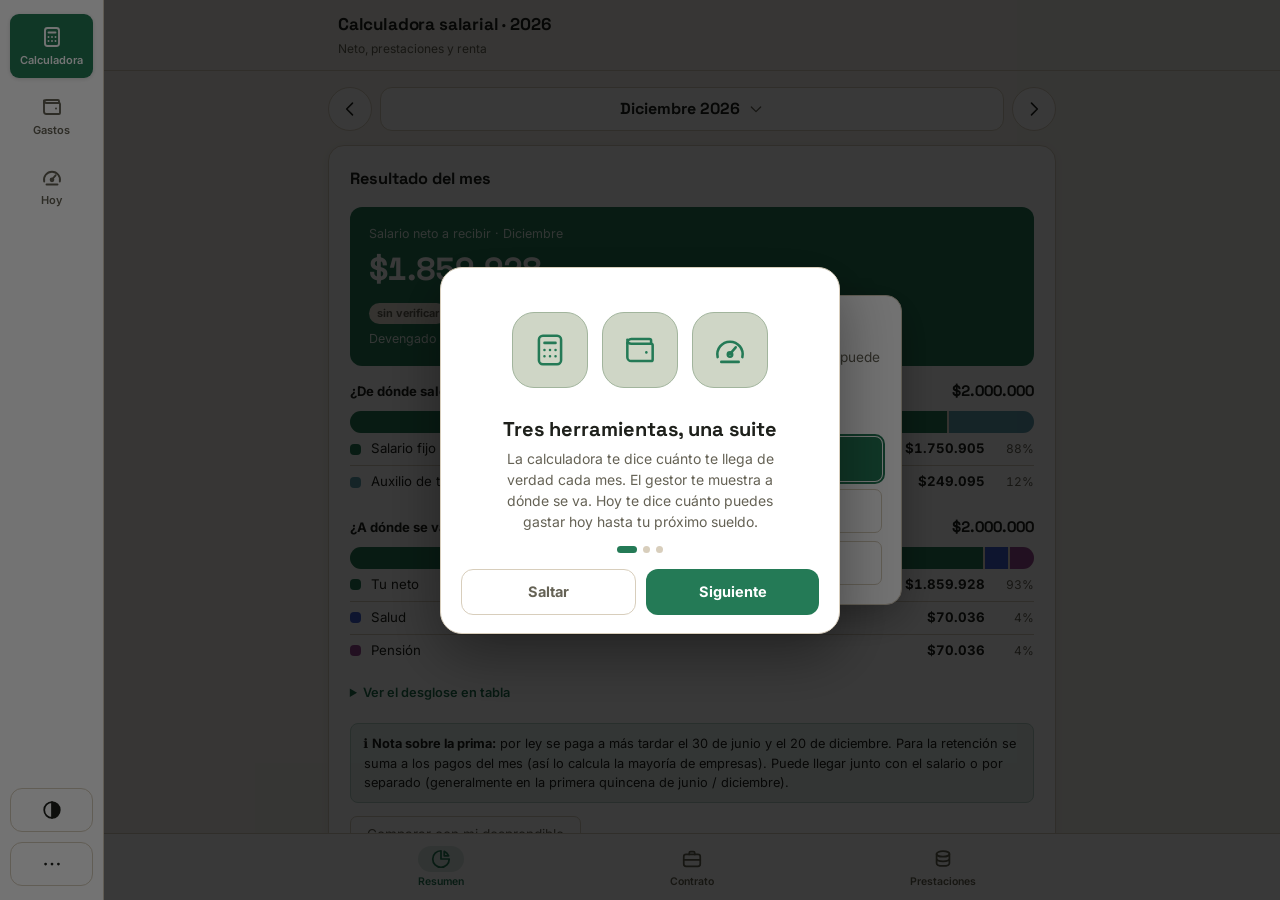
<file: index.html>
<!DOCTYPE html>
<html lang="es">
<head>
<meta charset="UTF-8">
<meta name="viewport" content="width=device-width, initial-scale=1, viewport-fit=cover">
<title>Mi Suite Financiera</title>
<link rel="manifest" href="manifest.json">
<link rel="apple-touch-icon" href="icons/apple-touch-icon.png">
<link rel="icon" href="icons/favicon-64.png" type="image/png">
<link rel="preload" href="fonts/inter-latin-wght-normal.woff2" as="font" type="font/woff2" crossorigin>
<link rel="preload" href="fonts/space-grotesk-latin-wght-normal.woff2" as="font" type="font/woff2" crossorigin>
<meta name="theme-color" content="#F4F1EA" media="(prefers-color-scheme: light)">
<meta name="theme-color" content="#0F1316" media="(prefers-color-scheme: dark)">
<meta name="apple-mobile-web-app-capable" content="yes">
<meta name="mobile-web-app-capable" content="yes">
<meta name="apple-mobile-web-app-status-bar-style" content="default">
<meta name="apple-mobile-web-app-title" content="Mi Suite">
<link rel="stylesheet" href="suite-tema.css">
<script src="suite-tema.js"></script>
<script src="suite-iconos.js"></script>
<script src="suite-ui.js"></script>
<script src="suite-config.js"></script>
<script src="suite-sync-core.js"></script>
<script src="suite-sync.js"></script>
<style>
:root{ --font:var(--font-body); }
*{box-sizing:border-box;}
html,body{margin:0; height:100%; background:var(--bg); color:var(--text); font-family:var(--font);}
/* La página ocupa SIEMPRE lo que se ve en pantalla (position:fixed), sin usar vh/dvh: esas unidades quedan desfasadas en Android
   cuando la barra del navegador aparece o se esconde (p. ej. tras recargar) y empujaban la barra inferior fuera de la pantalla. */
html,body{overscroll-behavior:none;}
body{position:fixed; inset:0; display:flex; flex-direction:column; overflow:hidden;}
button{font-family:inherit; cursor:pointer;}

#bar{flex:0 0 auto; display:flex; align-items:center; gap:10px; padding:calc(6px + env(safe-area-inset-top,0px)) 12px 6px; background:var(--surface); border-bottom:1px solid var(--border);}
#seg{flex:1; display:flex; background:var(--surface-2); border-radius:12px; padding:3px; gap:3px; max-width:420px;}
#seg button{flex:1; border:none; background:none; color:var(--text-dim); font-size:13.5px; font-weight:600; padding:8px 6px; border-radius:9px; min-height:38px; display:flex; align-items:center; justify-content:center; gap:6px; transition:background .15s,color .15s;}
#seg button[aria-selected="true"]{background:var(--accent); color:var(--accent-ink); box-shadow:0 1px 4px rgba(0,0,0,.15);}
.rbtn{flex:0 0 auto; width:44px; height:44px; border-radius:12px; border:1px solid var(--border); background:var(--surface); color:var(--text); font-size:20px; line-height:1; position:relative;}
.rbtn:hover{background:var(--surface-2);}
#seg .ico{display:inline-flex;} #seg .ico svg{width:18px;height:18px;} .rbtn svg{width:22px;height:22px;display:block;margin:auto;} .spacer{display:none;}
@media (max-width:899.98px){ #bar{display:none;} }   /* en celular cada app trae su selector y su ⋯ */
@media (min-width:900px){
  #seg .ico svg{width:24px;height:24px;}
  body{flex-direction:row;}
  #bar{flex-direction:column; width:104px; align-items:stretch; gap:10px; padding:calc(14px + env(safe-area-inset-top,0px)) 10px 14px; border-bottom:0; border-right:1px solid var(--border);}
  #seg{flex:0 0 auto; flex-direction:column; gap:6px; background:none; padding:0;}
  #seg button{flex-direction:column; gap:4px; min-height:64px; font-size:11px; padding:10px 2px;}
  #seg .ico{font-size:22px;}
  .spacer{display:block; flex:1;}
  .rbtn{width:100%;}
  #frames{height:100%;}
}
#menuBtn .dot{position:absolute; top:7px; right:7px; width:9px; height:9px; border-radius:50%; background:var(--danger); display:none;}
#menuBtn.has-update .dot{display:block;}
#menuBtn.has-sync .dot{display:block; background:var(--necesito);}

#frames{flex:1; position:relative; padding-bottom:env(safe-area-inset-bottom,0px); min-height:0;}
.frame{position:absolute; inset:0 0 env(safe-area-inset-bottom,0px) 0; width:100%; height:calc(100% - env(safe-area-inset-bottom,0px)); border:0; background:var(--bg); visibility:hidden; pointer-events:none;}
.frame.on{visibility:visible; pointer-events:auto;}

#overlay{position:fixed; inset:0; background:rgba(0,0,0,.45); display:none; z-index:50; align-items:flex-end; justify-content:center;}
#overlay.show{display:flex;}
#sheet{width:100%; max-width:520px; background:var(--surface); border-radius:20px 20px 0 0; padding:16px 16px calc(18px + env(safe-area-inset-bottom,0px)); max-height:85vh; overflow-y:auto; box-shadow:0 -8px 30px rgba(0,0,0,.25);}
#sheet::before{content:''; display:block; width:40px; height:4px; border-radius:2px; background:var(--border); margin:-4px auto 12px;}
#overlay.show #sheet{animation:subir .22s ease-out;}
@keyframes subir{from{transform:translateY(24px); opacity:0;} to{transform:none; opacity:1;}}
#sheet h2{margin:0 0 4px; font-family:var(--font-display); font-size:18px;}
#sheet .sub{font-size:12.5px; color:var(--text-dim); margin-bottom:12px;}
.item{display:flex; align-items:center; gap:12px; width:100%; text-align:left; background:var(--surface-2); border:1px solid var(--border); color:var(--text); padding:12px 14px; border-radius:12px; margin-bottom:8px; font-size:14px; min-height:48px;}
.item .ic{width:24px; height:24px; display:flex; align-items:center; justify-content:center;} .item .ic svg{width:22px;height:22px;}
.item small{display:block; color:var(--text-dim); font-size:11.5px; margin-top:1px;}
.item.primary{background:var(--accent); color:var(--accent-ink); border-color:var(--accent);} .item.primary small{color:inherit; opacity:.85;}
.status{font-size:12.5px; color:var(--text-dim); display:flex; align-items:center; gap:8px; margin:12px 2px 4px;}
.pill{display:inline-block; padding:2px 8px; border-radius:20px; font-size:11.5px; font-weight:700; background:var(--surface-2); border:1px solid var(--border);}
.pill.ok{color:var(--accent); border-color:var(--accent);} .pill.warn{color:var(--danger); border-color:var(--danger);}
.close{float:right; background:none; border:none; color:var(--text-dim); font-size:20px; width:40px; height:40px;}

#tour{position:fixed; inset:0; z-index:80; background:rgba(0,0,0,.55); display:flex; align-items:center; justify-content:center; padding:16px;}
#tour[hidden]{display:none;}
.tour-box{width:100%; max-width:400px; background:var(--surface); border:1px solid var(--border); border-radius:22px; padding:22px 20px 18px; text-align:center; box-shadow:0 20px 60px rgba(0,0,0,.4); animation:subir .25s ease-out;}
.tour-art{height:120px; display:flex; align-items:center; justify-content:center; gap:14px; color:var(--accent); margin-bottom:6px;}
.tour-art .bub{width:76px; height:76px; border-radius:22px; background:color-mix(in srgb,var(--accent) 14%,var(--surface-2)); border:1px solid color-mix(in srgb,var(--accent) 30%,var(--border)); display:flex; align-items:center; justify-content:center;}
.tour-art svg{width:38px; height:38px; stroke-width:1.6;}
.tour-box h2{font-family:var(--font-display); font-size:20px; margin:6px 0 6px;}
.tour-box p{font-size:14px; line-height:1.5; color:var(--text-dim); margin:0 auto 14px; max-width:32ch;}
.tour-dots{display:flex; gap:6px; justify-content:center; margin-bottom:16px;}
.tour-dots i{width:7px; height:7px; border-radius:50%; background:var(--border);} .tour-dots i.on{background:var(--accent); width:20px; border-radius:4px;}
.tour-actions{display:flex; gap:10px;}
.tour-actions button{flex:1; min-height:46px; border-radius:12px; font-size:14.5px; font-weight:700;}
.tour-ghost{background:none; border:1px solid var(--border); color:var(--text-dim);}
.tour-next{background:var(--accent); color:var(--accent-ink); border:none;}
#syncOverlay{position:fixed; inset:0; background:rgba(0,0,0,.5); z-index:75; display:flex; align-items:flex-end; justify-content:center;}
#syncOverlay[hidden]{display:none;}
#syncSheet{width:100%; max-width:520px; background:var(--surface); border-radius:20px 20px 0 0; padding:16px 16px calc(18px + env(safe-area-inset-bottom,0px)); max-height:90vh; overflow-y:auto; box-shadow:0 -8px 30px rgba(0,0,0,.25); animation:subir .22s ease-out;}
#syncSheet h2{margin:0 0 4px; font-family:var(--font-display); font-size:18px;}
#syncSheet .sub{font-size:12.5px; color:var(--text-dim); margin-bottom:10px;}
.sy-box{background:var(--surface-2); border-radius:12px; padding:12px; font-size:12.5px; line-height:1.55; color:var(--text-dim); margin:10px 0;}
.sy-box b{color:var(--text);} .sy-box ul{margin:6px 0 0; padding-left:18px;} .sy-box li{margin:3px 0;}
.sy-estado{display:flex; align-items:center; gap:10px; padding:12px; border-radius:12px; border:1px solid var(--border); margin:10px 0; font-size:13.5px;}
.sy-estado .pt{width:10px; height:10px; border-radius:50%; background:var(--accent); flex:0 0 auto;} .sy-estado.pend .pt{background:var(--necesito);} .sy-estado.mal .pt{background:var(--danger);}
.sy-btn{display:block; width:100%; min-height:46px; border-radius:12px; border:none; font-size:14.5px; font-weight:700; cursor:pointer; margin-top:8px; background:var(--accent); color:var(--accent-ink);}
.sy-btn.sec{background:var(--surface-2); color:var(--text); border:1px solid var(--border);} .sy-btn.peligro{background:none; color:var(--danger); border:1px solid var(--border);} .sy-btn:disabled{opacity:.45; cursor:default;}
.sy-check{display:flex; gap:10px; align-items:flex-start; font-size:13px; margin:12px 0 4px; cursor:pointer;} .sy-check input{margin-top:3px; width:20px; height:20px; flex:0 0 auto;}
.sy-input{width:100%; min-height:46px; border-radius:10px; border:1px solid var(--border); background:var(--bg); color:var(--text); padding:0 12px; font-size:14px; margin-top:6px;}
.sy-copia{display:flex; align-items:center; gap:8px; justify-content:space-between; padding:8px 0; border-bottom:1px solid var(--border); font-size:13px;} .sy-copia button{min-height:36px; padding:0 12px; border-radius:8px; border:1px solid var(--border); background:var(--surface-2); color:var(--text); cursor:pointer; font-weight:600;}
#toast{position:fixed; left:12px; right:12px; bottom:calc(14px + env(safe-area-inset-bottom,0px)); z-index:60; display:none; justify-content:center; pointer-events:none;}
#toast.show{display:flex;}
#toast .box{pointer-events:auto; background:var(--text); color:var(--bg); padding:11px 14px; border-radius:12px; display:flex; gap:14px; align-items:center; font-size:13.5px; box-shadow:0 6px 20px rgba(0,0,0,.3); max-width:480px;}
#toast button{background:none; border:none; color:var(--accent); font-weight:700; font-size:13.5px; padding:4px 6px; min-height:32px;}
</style>
</head>
<body>

<div id="bar">
  <div id="seg" role="tablist" aria-label="Aplicación">
    <button type="button" role="tab" id="tab-calculadora" data-app="calculadora" aria-selected="true"><span class="ico" data-ic="calc"></span><span class="lbl">Calculadora</span></button>
    <button type="button" role="tab" id="tab-gastos" data-app="gastos" aria-selected="false"><span class="ico" data-ic="wallet"></span><span class="lbl">Gastos</span></button>
    <button type="button" role="tab" id="tab-hoy" data-app="hoy" aria-selected="false"><span class="ico" data-ic="hoy"></span><span class="lbl">Hoy</span></button>
  </div>
  <div class="spacer"></div>
  <button type="button" id="themeBtn" class="rbtn" aria-label="Cambiar tema"></button>
  <button type="button" id="menuBtn" class="rbtn" aria-label="Menú" aria-haspopup="dialog"><span data-ic="dots"></span><span class="dot"></span></button>
</div>

<div id="frames">
  <iframe class="frame" id="frame-calculadora" title="Calculadora salarial" data-src="calculadora/index.html"></iframe>
  <iframe class="frame" id="frame-gastos" title="Gestor de gastos" data-src="gastos/index.html"></iframe>
  <iframe class="frame" id="frame-hoy" title="Hoy: cuánto puedo gastar" data-src="hoy/index.html"></iframe>
</div>

<div id="overlay" role="dialog" aria-modal="true" aria-label="Menú">
  <div id="sheet">
    <button type="button" class="close" id="closeMenu" aria-label="Cerrar"><span data-ic="x"></span></button>
    <h2>Mi Suite Financiera</h2>
    <div class="sub" id="menuSub"></div>
    <div id="menuItems"></div>
    <div class="status"><span id="netPill" class="pill">…</span><span id="offlinePill" class="pill">…</span></div>
    <div class="status" id="verLine"></div>
  </div>
</div>
<div id="syncOverlay" role="dialog" aria-modal="true" aria-label="Sincronización con Google Drive" hidden><div id="syncSheet"></div></div>
<div id="toast"><div class="box"><span id="toastMsg"></span><button type="button" id="toastBtn"></button></div></div>
<input type="file" id="importFile" accept=".json,application/json" hidden>
<div id="tour" role="dialog" aria-modal="true" aria-labelledby="tourTitulo" hidden>
  <div class="tour-box">
    <div class="tour-art" id="tourArt" aria-hidden="true"></div>
    <h2 id="tourTitulo"></h2>
    <p id="tourTexto"></p>
    <div class="tour-dots" id="tourDots" aria-hidden="true"></div>
    <div class="tour-actions"><button type="button" id="tourSaltar" class="tour-ghost">Saltar</button><button type="button" id="tourSig" class="tour-next">Siguiente</button></div>
  </div>
</div>

<script>
(function(){
'use strict';
const $ = id => document.getElementById(id);
const APPS = ['calculadora','gastos','hoy'];
const LAST_KEY = 'suite_ultima_app';
const STORAGE_PATTERN = /^(finanzas_app_v12|co(\d{4})?_[\w]+)$/;   // claves de ambos programas
const SKIP = /_corrupto(_fecha)?$/;
const esc = s => String(s).replace(/[&<>"']/g, c=>({'&':'&amp;','<':'&lt;','>':'&gt;','"':'&quot;',"'":'&#39;'}[c]));

document.querySelectorAll('[data-ic]').forEach(el=>{ el.innerHTML = ic(el.dataset.ic, 22); });
/* ---------- Tema global (un solo botón para todas las apps) ---------- */
function iconoTema(){
  const t = SuiteTema.get(), b = $('themeBtn');
  b.innerHTML = ic(t==='dark' ? 'moon' : t==='light' ? 'sun' : 'auto', 22);
  const txt = 'Tema: ' + (t==='dark' ? 'oscuro' : t==='light' ? 'claro' : 'automático (según tu dispositivo)') + ' — toca para cambiar';
  b.title = txt; b.setAttribute('aria-label', txt);
}
$('themeBtn').addEventListener('click', ()=>{ SuiteTema.cycle(); iconoTema(); toast('Tema ' + ({dark:'oscuro', light:'claro'}[SuiteTema.get()] || 'automático') + ' en todas las apps', null, null, 2200); });
window.addEventListener('suite-tema', iconoTema);
iconoTema();

/* ---------- Selector de app: los iframes se quedan vivos (no pierdes mes, scroll ni filtros) ---------- */
let actual = null;
const mqRail = window.matchMedia ? matchMedia('(min-width:900px)') : {matches:true, addEventListener(){}};
function cargar(app){ const f = $('frame-'+app); if(!f.getAttribute('src')) f.setAttribute('src', f.dataset.src + (mqRail.matches ? '?rail=1' : '')); }
function enviarLayout(){ APPS.forEach(a=>{ const f = $('frame-'+a); try{ if(f.contentWindow) f.contentWindow.postMessage({suite:'layout', rail:mqRail.matches}, location.origin); }catch(e){} }); }
if(mqRail.addEventListener) mqRail.addEventListener('change', enviarLayout);
APPS.forEach(a=>{ $('frame-'+a).addEventListener('load', enviarLayout); });
// Sacude el diseño de la app visible (evita que la barra inferior quede mal pintada tras cambiar de app, girar o volver a la pestaña)
function refrescarVista(){
  const f = $('frame-'+actual); if(!f) return;
  requestAnimationFrame(()=>{ try{ f.contentWindow.dispatchEvent(new Event('resize')); }catch(e){} });
}
document.addEventListener('pointerdown', ()=>SuiteSync.gesto(), true);
window.addEventListener('pageshow', refrescarVista);
window.addEventListener('orientationchange', ()=>setTimeout(refrescarVista, 250));
document.addEventListener('visibilitychange', ()=>{ if(!document.hidden) refrescarVista(); });
function mostrar(app, {recordar=true}={}){
  if(!APPS.includes(app)) app = 'calculadora';
  cargar(app); actual = app;
  APPS.forEach(a=>{
    $('frame-'+a).classList.toggle('on', a===app);
    const t = $('tab-'+a); t.setAttribute('aria-selected', a===app ? 'true' : 'false');
  });
  if(recordar){ try{ localStorage.setItem(LAST_KEY, app); }catch(e){} }
  refrescarVista();
}
document.querySelectorAll('#seg button').forEach(b=> b.addEventListener('click', ()=> mostrar(b.dataset.app)));
(function inicio(){
  let app = new URLSearchParams(location.search).get('app');
  if(!APPS.includes(app)){ try{ app = localStorage.getItem(LAST_KEY); }catch(e){} }
  mostrar(APPS.includes(app) ? app : 'calculadora', {recordar:false});
  const precargar = ()=> APPS.filter(a=>a!==actual).forEach(cargar);   // las otras apps quedan listas (y guardadas para uso sin conexión); la calculadora además le pasa tu sueldo a Hoy
  if('requestIdleCallback' in window) requestIdleCallback(precargar, {timeout:3000}); else setTimeout(precargar, 1500);
})();

/* ---------- Toast ---------- */
let toastTimer = null;
function toast(msg, label, fn, ms){
  $('toastMsg').textContent = msg;
  const b = $('toastBtn'); b.style.display = label ? '' : 'none'; b.textContent = label||''; b.onclick = ()=>{ $('toast').classList.remove('show'); if(fn) fn(); };
  $('toast').classList.add('show'); clearTimeout(toastTimer);
  if(ms!==0) toastTimer = setTimeout(()=>$('toast').classList.remove('show'), ms||6000);
}

/* ---------- Instalación (Android/escritorio) y guía para iPhone/iPad ---------- */
let promptInstalar = null;
const esStandalone = ()=> { try{ return (window.matchMedia && window.matchMedia('(display-mode: standalone)').matches) || navigator.standalone === true; }catch(e){ return false; } };
const esIOS = /iphone|ipad|ipod/i.test(navigator.userAgent) || (navigator.platform==='MacIntel' && navigator.maxTouchPoints>1);
const esSafariIOS = esIOS && /safari/i.test(navigator.userAgent) && !/crios|fxios|edgios|opios/i.test(navigator.userAgent);
window.addEventListener('beforeinstallprompt', e=>{ e.preventDefault(); promptInstalar = e; });
window.addEventListener('appinstalled', ()=>{ promptInstalar = null; toast('Mi Suite quedó instalada ✓'); });
function guiaIOS(){
  alert(esSafariIOS
    ? 'Para instalar en tu iPhone/iPad:\n\n1. Toca el botón Compartir (el cuadrado con la flecha hacia arriba) en la barra de Safari.\n2. Elige “Añadir a pantalla de inicio”.\n3. Toca “Añadir”.'
    : 'En iPhone/iPad la instalación solo funciona desde Safari.\n\nAbre esta misma dirección en Safari, toca Compartir y elige “Añadir a pantalla de inicio”.');
}

/* ---------- Actualizaciones y modo sin conexión ---------- */
let swReg = null, swEsperando = null;
function avisarActualizacion(sw){
  swEsperando = sw; $('menuBtn').classList.add('has-update');
  toast('Hay una versión nueva disponible', 'Actualizar', aplicarActualizacion, 0);
}
function aplicarActualizacion(){
  if(swEsperando) swEsperando.postMessage({type:'SKIP_WAITING'}); else location.reload();
}
function buscarActualizacion(){
  if(!swReg){ toast('El modo sin conexión no está disponible en este navegador'); return; }
  toast('Buscando actualización…', null, null, 2500);
  swReg.update().then(()=>{ setTimeout(()=>{ if(!swEsperando) toast('Ya tienes la última versión ✓'); }, 1200); }).catch(()=> toast('No se pudo buscar (¿sin internet?)'));
}
if('serviceWorker' in navigator){
  const teniaControl = !!navigator.serviceWorker.controller;
  let recargando = false;
  navigator.serviceWorker.addEventListener('controllerchange', ()=>{ if(!teniaControl || recargando) return; recargando = true; location.reload(); });
  window.addEventListener('load', ()=>{
    navigator.serviceWorker.register('./sw.js').then(reg=>{
      swReg = reg;
      if(reg.waiting && navigator.serviceWorker.controller) avisarActualizacion(reg.waiting);
      reg.addEventListener('updatefound', ()=>{
        const nuevo = reg.installing; if(!nuevo) return;
        nuevo.addEventListener('statechange', ()=>{ if(nuevo.state==='installed' && navigator.serviceWorker.controller) avisarActualizacion(nuevo); });
      });
      setInterval(()=>{ reg.update().catch(()=>{}); }, 30*60*1000);
      window.addEventListener('online', ()=>{ reg.update().catch(()=>{}); pintarEstado(); });
    }).catch(err=>{ console.warn('No se pudo registrar el service worker:', err); pintarEstado(); });
  });
}
window.addEventListener('offline', ()=>{ pintarEstado(); toast('Sin conexión: todo sigue funcionando con lo guardado'); });
window.addEventListener('online', pintarEstado);

/* ---------- Respaldo unificado (calculadora + gastos + ajustes de Hoy) ---------- */
function descargar(contenido, nombre){
  const url = URL.createObjectURL(new Blob([contenido], {type:'application/json'}));
  const a = document.createElement('a'); a.href = url; a.download = nombre; document.body.appendChild(a); a.click(); a.remove();
  setTimeout(()=>URL.revokeObjectURL(url), 2000);
}
function clavesSuite(){
  const out = [];
  for(let i=0;i<localStorage.length;i++){ const k = localStorage.key(i); if(STORAGE_PATTERN.test(k) && !SKIP.test(k)) out.push(k); }
  return out;
}
function exportarTodo(){
  try{
    const storage = {}; clavesSuite().forEach(k=>{ storage[k] = localStorage.getItem(k); });
    if(!Object.keys(storage).length){ toast('Aún no hay datos para exportar'); return; }
    const hoy = new Date(), f = hoy.getFullYear()+'-'+String(hoy.getMonth()+1).padStart(2,'0')+'-'+String(hoy.getDate()).padStart(2,'0');
    descargar(JSON.stringify({suite:'mi-suite-financiera', version:1, exportadoEn:hoy.toISOString(), storage}, null, 2), `mi-suite_respaldo_${f}.json`);
    try{ localStorage.setItem('suite_ultimo_respaldo', f); }catch(e){}
    toast('Respaldo de todas las apps descargado ✓');
  }catch(e){ toast('No se pudo exportar'); }
}
function importarTodo(file){
  const r = new FileReader();
  r.onload = async ev=>{
    let data; try{ data = JSON.parse(ev.target.result); }catch(e){ alert('El archivo no es un JSON válido.'); return; }
    if(!data || data.suite!=='mi-suite-financiera' || !data.storage || typeof data.storage!=='object'){ alert('Este archivo no es un respaldo de Mi Suite (use el que exporta este menú).'); return; }
    const claves = Object.keys(data.storage).filter(k=>STORAGE_PATTERN.test(k) && !SKIP.test(k) && typeof data.storage[k]==='string');
    for(const k of claves){ try{ JSON.parse(data.storage[k]); }catch(e){ if(!/_intereses_enero$/.test(k)){ alert('El respaldo tiene datos dañados ('+k+'). No se importó nada.'); return; } } }
    if(!claves.length){ alert('El respaldo no contiene datos de las apps.'); return; }
    const tieneG = claves.includes('finanzas_app_v12'), nCalc = claves.filter(k=>k!=='finanzas_app_v12').length;
    const conSync = SuiteSync.estado().conectado;
    const ok = await SuiteUI.confirmar('Se reemplazarán los datos actuales de todas las apps con los del archivo ('+(tieneG?'gastos + ':'')+nCalc+' bloques de la calculadora y de Hoy).'+(conSync ? ' Como la sincronización está activa, el cambio también llegará a tu Drive y a tus otros dispositivos.' : '')+' ¿Continuar?', {peligro:true});
    if(!ok) return;
    clavesSuite().forEach(k=>localStorage.removeItem(k));
    claves.forEach(k=>localStorage.setItem(k, data.storage[k]));
    APPS.forEach(a=>{ const f = $('frame-'+a); if(f.getAttribute('src')){ try{ f.contentWindow.location.reload(); }catch(e){ f.setAttribute('src', f.dataset.src); } } });
    cerrarMenu(); toast('Datos restaurados en todas las apps ✓');
  };
  r.readAsText(file);
}
$('importFile').addEventListener('change', e=>{ const f = e.target.files[0]; e.target.value=''; if(f) importarTodo(f); });

/* ---------- Menú ---------- */
function pintarEstado(){
  const on = navigator.onLine;
  $('netPill').textContent = on ? 'En línea' : 'Sin conexión'; $('netPill').className = 'pill ' + (on ? 'ok' : 'warn');
  const p = $('offlinePill');
  if(!('serviceWorker' in navigator) || !('caches' in window)){ p.textContent = 'Sin modo offline'; p.className = 'pill warn'; return; }
  Promise.all(APPS.map(a=>caches.match('./'+a+'/index.html'))).then(hits=>{
    const ok = hits.every(Boolean); p.textContent = ok ? 'Lista para usar sin internet' : 'Preparando modo sin conexión…'; p.className = 'pill ' + (ok ? 'ok' : '');
  }).catch(()=>{ p.textContent = 'Modo offline no disponible'; p.className = 'pill warn'; });
}
function construirMenu(){
  const it = [];
  if(swEsperando) it.push(`<button class="item primary" data-act="update"><span class="ic">${ic('refresh')}</span><span>Instalar la versión nueva<small>La app se recarga (tus datos no se tocan)</small></span></button>`);
  if(!esStandalone()){
    if(promptInstalar) it.push(`<button class="item" data-act="instalar"><span class="ic">${ic('phone')}</span><span>Instalar en este dispositivo<small>Ábrela como una app, también sin internet</small></span></button>`);
    else if(esIOS) it.push(`<button class="item" data-act="ios"><span class="ic">${ic('phone')}</span><span>Añadir a pantalla de inicio<small>Te muestro cómo hacerlo en Safari</small></span></button>`);
  }
  { const t = SuiteTema.get(); it.push(`<button class="item" data-act="tema"><span class="ic">${ic(t==='dark'?'moon':t==='light'?'sun':'auto')}</span><span>Tema: ${t==='dark'?'oscuro':t==='light'?'claro':'automático'}<small>Toca para cambiar · se aplica a todas las apps</small></span></button>`); }
  { const se = SuiteSync.estado();
    const sub = !se.configurado ? 'Configúrala una vez para usar tus datos en otros dispositivos' : !se.conectado ? 'Guarda tus datos en tu Drive y úsalos en otros dispositivos' : textoEstadoCorto(se);
    it.push(`<button class="item" data-act="sync"><span class="ic">${ic(se.conectado ? 'cloud-ok' : 'cloud')}</span><span>Sincronizar con Google Drive<small>${esc(sub)}</small></span></button>`); }
  it.push(`<button class="item" data-act="export"><span class="ic">${ic('download')}</span><span>Exportar respaldo<small>Un solo archivo con calculadora, gastos y tus ajustes de Hoy</small></span></button>`);
  it.push(`<button class="item" data-act="import"><span class="ic">${ic('upload')}</span><span>Importar respaldo<small>Reemplaza los datos de todas las apps</small></span></button>`);
  it.push(`<button class="item" data-act="buscar"><span class="ic">${ic('refresh')}</span><span>Buscar actualización</span></button>`);
  it.push(`<button class="item" data-act="tour"><span class="ic">${ic('help')}</span><span>Ver el recorrido de bienvenida</span></button>`);
  $('menuItems').innerHTML = it.join('');
  const conectado = SuiteSync.estado().conectado;
  $('menuSub').textContent = conectado ? 'Tus datos están en este dispositivo y se sincronizan con tu Google Drive.' : 'Tus datos se guardan en este dispositivo.';
  $('verLine').textContent = conectado ? 'Tu Drive guarda además una copia automática por día (últimos 7 días).' : 'Exporta un respaldo de vez en cuando o activa la sincronización con tu Drive.';
}
function abrirMenu(){ construirMenu(); pintarEstado(); $('overlay').classList.add('show'); try{ window.focus(); $('closeMenu').focus(); }catch(e){} }   // el foco pasa al menú para que Esc y el teclado funcionen también si se abrió desde una app
function cerrarMenu(){ $('overlay').classList.remove('show'); }
$('menuBtn').addEventListener('click', abrirMenu);
$('closeMenu').addEventListener('click', cerrarMenu);
$('overlay').addEventListener('click', e=>{ if(e.target.id==='overlay') cerrarMenu(); });
document.addEventListener('keydown', e=>{ if(e.key==='Escape') cerrarMenu(); });
$('menuItems').addEventListener('click', e=>{
  const b = e.target.closest('[data-act]'); if(!b) return;
  const a = b.dataset.act;
  if(a==='sync'){ cerrarMenu(); abrirSync(); }
  else if(a==='tema'){ SuiteTema.cycle(); iconoTema(); construirMenu(); }
  else if(a==='export'){ exportarTodo(); }
  else if(a==='import'){ $('importFile').click(); }
  else if(a==='buscar'){ cerrarMenu(); buscarActualizacion(); }
  else if(a==='tour'){ cerrarMenu(); abrirTour(0); }
  else if(a==='update'){ cerrarMenu(); aplicarActualizacion(); }
  else if(a==='ios'){ guiaIOS(); }
  else if(a==='instalar' && promptInstalar){ cerrarMenu(); promptInstalar.prompt(); promptInstalar.userChoice.finally(()=>{ promptInstalar = null; }); }
});

/* ---------- Sincronización con Google Drive ---------- */
function hace(ms){ if(!ms) return 'nunca'; const s = Math.max(0, Math.round((Date.now()-ms)/1000)); if(s<45) return 'hace unos segundos'; if(s<3600) return 'hace '+Math.round(s/60)+' min'; if(s<86400) return 'hace '+Math.round(s/3600)+' h'; return 'hace '+Math.round(s/86400)+' días'; }
function textoEstadoCorto(e){
  if(e.fase==='sincronizando' || e.fase==='conectando') return 'Sincronizando…';
  if(e.fase==='reconectar') return 'Toca para reconectar con Google';
  if(e.fase==='sin_conexion') return 'Sin conexión: se sincroniza al volver';
  if(e.fase==='error') return 'Error al sincronizar';
  if(e.pendiente || e.fase==='pendiente') return 'Cambios por sincronizar';
  return 'Conectado'+(e.email?' como '+e.email:'')+' · '+hace(e.ult);
}
const AVISO_LEGAL = `<div class="sy-box"><b>Cómo funciona y qué debes saber</b><ul>
  <li>Tus datos viven en tu dispositivo. Si activas la sincronización, la app guarda una copia en una carpeta oculta de <b>tu propio Google Drive</b>, que solo esta app puede abrir.</li>
  <li>Quien publica esta app <b>no tiene servidor, no recibe ni ve tus datos y no tiene acceso a tu Drive</b>.</li>
  <li>El único permiso que pide a Google es guardar y leer los datos de la propia app en tu Drive. No puede ver tus otros archivos.</li>
  <li>Tú eres responsable de tu cuenta de Google y de los dispositivos donde la uses. Puedes desconectar cuando quieras y borrar tu copia desde aquí.</li>
  <li>Datos personales (Ley 1581 de 2012): la información la administras tú, en tu dispositivo y en tu Drive; la app no la recolecta ni la envía a terceros distintos de Google.</li>
  <li>Es una herramienta personal de referencia: no es asesoría financiera, tributaria ni legal, y se ofrece «tal cual», sin garantías. Haz respaldos de vez en cuando.</li></ul>
  <div style="margin-top:8px;"><a href="privacidad.html" target="_blank" rel="noopener" style="color:var(--accent); font-weight:600;">Política de privacidad</a></div></div>`;
function abrirSync(){ $('syncOverlay').hidden = false; SuiteSync.precargar(); pintarSync(); const c = $('syCerrar'); if(c) c.focus(); }
function cerrarSync(){ $('syncOverlay').hidden = true; }
async function pintarSync(){
  if($('syncOverlay').hidden) return;
  const e = SuiteSync.estado(), box = $('syncSheet'), cab = `<button type="button" class="close" id="syCerrar" aria-label="Cerrar">${ic('x',22)}</button><h2>Sincronizar con Google Drive</h2>`;
  let h = cab;
  if(!e.configurado){
    h += `<div class="sub">Falta un dato de configuración (una sola vez, lo hace quien publica la app).</div>
      <div class="sy-box">Necesitas un <b>ID de cliente</b> de Google (gratis):<ul>
        <li>Entra a <b>console.cloud.google.com</b> y crea un proyecto.</li>
        <li>En «APIs y servicios → Biblioteca», activa <b>Google Drive API</b>.</li>
        <li>En «Pantalla de consentimiento OAuth»: tipo <b>Externo</b>, escribe el nombre de la app y tu correo, agrega el permiso <b>…/auth/drive.appdata</b>, deja el estado en <b>Pruebas</b> y agrega como «usuarios de prueba» los Gmail que la van a usar.</li>
        <li>En «Credenciales → Crear → ID de cliente de OAuth → Aplicación web», agrega en «Orígenes autorizados de JavaScript»: <b>${esc(location.origin)}</b></li>
        <li>Copia el ID de cliente y pégalo abajo.</li></ul></div>
      <input class="sy-input" id="syCid" placeholder="123456-abc.apps.googleusercontent.com" autocomplete="off" spellcheck="false">
      <button class="sy-btn" id="syGuardarCid">Guardar</button>`;
  } else if(!e.conectado){
    h += `<div class="sub">Usa tus datos en el celular y en el computador sin exportar respaldos.</div>${AVISO_LEGAL}
      <label class="sy-check"><input type="checkbox" id="syAcepto" ${e.acepto?'checked':''}><span>Entiendo y acepto cómo funciona.</span></label>
      <button class="sy-btn" id="syConectar" ${e.acepto?'':'disabled'}>Conectar con Google</button>
      ${e.idPropio ? '<button class="sy-btn sec" id="syCambiarCid">Quitar el ID que pegué en este dispositivo</button>' : ''}`;
  } else {
    const cls = (e.fase==='error' || e.fase==='reconectar') ? 'mal' : (e.pendiente || e.fase==='sin_conexion' || e.fase==='pendiente') ? 'pend' : '';
    h += `<div class="sub">${esc(e.email ? 'Cuenta: '+e.email : 'Conectado')}</div>
      <div class="sy-estado ${cls}"><span class="pt"></span><span>${esc(textoEstadoCorto(e))}${e.msg?'<br><small style="color:var(--text-dim)">'+esc(e.msg)+'</small>':''}</span></div>
      ${e.fase==='reconectar' ? '<button class="sy-btn" id="syReconectar">Reconectar con Google</button>' : '<button class="sy-btn" id="sySync">Sincronizar ahora</button>'}
      <div class="sy-box" style="margin-top:12px;">Se sincroniza solo: al abrir la app, unos segundos después de cada cambio y cada ~30 segundos mientras la tienes abierta. Cada ~hora Google puede pedir confirmar la sesión: toca «Reconectar».</div>
      <div id="syCopias"></div>
      <button class="sy-btn sec" id="syDesconectar">Desconectar este dispositivo</button>
      <button class="sy-btn peligro" id="syBorrar">Borrar mis datos de Drive</button>
      <details class="sy-box"><summary style="cursor:pointer; font-weight:700; color:var(--text);">Aviso legal y privacidad</summary>${AVISO_LEGAL}</details>`;
  }
  box.innerHTML = h;
  if(e.conectado && e.fase!=='reconectar'){ SuiteSync.listarCopias().then(l=>{ const c = $('syCopias'); if(!c || !l.length) return; c.innerHTML = '<div class="sub" style="margin-top:12px;">Copias automáticas (últimos 7 días)</div>'+l.map(f=>`<div class="sy-copia"><span>${esc(f.name.replace('suite-respaldo-','').replace('.json',''))}</span><button data-rest="${esc(f.id)}">Restaurar</button></div>`).join(''); }).catch(()=>{}); }
}
$('syncSheet').addEventListener('click', async ev=>{
  const b = ev.target.closest('button'); if(!b) return;
  try{
    if(b.id==='syCerrar') cerrarSync();
    else if(b.id==='syGuardarCid'){ const v = SuiteSync.limpiarId($('syCid').value); if(!v){ alert('Ese ID no parece correcto. Debe verse así: 123456789012-abcdef...apps.googleusercontent.com (sin https:// ni espacios).'); return; } SuiteSync.configurar(v); pintarSync(); }
    else if(b.id==='syCambiarCid'){ SuiteSync.configurar(''); pintarSync(); }
    else if(b.id==='syConectar'){ b.disabled = true; b.textContent = 'Conectando…'; const ok = await SuiteSync.conectar(); if(ok) toast('Conectado. Tus datos se sincronizan con tu Drive.'); pintarSync(); }
    else if(b.id==='syReconectar'){ b.disabled = true; await SuiteSync.reconectar(); pintarSync(); }
    else if(b.id==='sySync'){ b.disabled = true; await SuiteSync.sincronizarAhora(); pintarSync(); }
    else if(b.id==='syDesconectar'){ if(await SuiteUI.confirmar('Este dispositivo dejará de sincronizar. Tus datos locales y los de tu Drive se conservan.', {peligro:false})){ SuiteSync.desconectar(); pintarSync(); } }
    else if(b.id==='syBorrar'){ if(await SuiteUI.confirmar('Se borrarán de tu Drive la copia de la app y sus respaldos, y este dispositivo se desconectará. Tus datos en este dispositivo se conservan. ¿Continuar?')){ await SuiteSync.borrarNube(); toast('Tus datos en Drive fueron borrados.'); pintarSync(); } }
    else if(b.dataset.rest){ if(await SuiteUI.confirmar('Se reemplazarán los datos de TODOS tus dispositivos por los de esta copia. ¿Continuar?')){ await SuiteSync.restaurarCopia(b.dataset.rest); toast('Copia restaurada.'); pintarSync(); } }
  }catch(err){ alert((err && err.message) || 'No se pudo completar la acción'); pintarSync(); }
});
$('syncSheet').addEventListener('change', ev=>{ if(ev.target.id==='syAcepto'){ SuiteSync.aceptar(ev.target.checked); const c = $('syConectar'); if(c) c.disabled = !ev.target.checked; } });
$('syncOverlay').addEventListener('click', ev=>{ if(ev.target.id==='syncOverlay') cerrarSync(); });
document.addEventListener('keydown', ev=>{ if(ev.key==='Escape' && !$('syncOverlay').hidden) cerrarSync(); });
SuiteSync.onEstado(e=>{
  const mb = $('menuBtn'); const mal = e.conectado && (e.fase==='reconectar' || e.fase==='error' || (e.pendiente && e.fase!=='sincronizando'));
  mb.classList.toggle('has-sync', !!mal);
  if(!$('syncOverlay').hidden) pintarSync();
});
SuiteSync.onAplicado = ()=>{ toast('Se actualizaron tus datos desde otro dispositivo.'); };
SuiteSync.onAviso = m=>{ toast(m, null, null, 10000); };
setInterval(()=>{ if(!$('syncOverlay').hidden) pintarSync(); }, 30000);

/* ---------- Recorrido de bienvenida ---------- */
const TOUR = [
  {art:['calc','wallet','hoy'], t:'Tres herramientas, una suite', x:'La calculadora te dice cuánto te llega de verdad cada mes. El gestor te muestra a dónde se va. Hoy te dice cuánto puedes gastar hoy hasta tu próximo sueldo.'},
  {art:['shield'], t:'Tus datos son tuyos', x:'Todo se guarda en este dispositivo y la app no tiene servidores propios. Si quieres, sincronízala con tu Google Drive o descarga un respaldo desde el menú ⋯.'},
  {art:['phone','cloud-off'], t:'Instálala y úsala sin internet', x:'Agrégala a tu pantalla de inicio y abre igual sin conexión. El tema claro u oscuro se cambia con un solo botón.'}
];
let tourIdx = 0;
function abrirTour(i){
  tourIdx = i||0; $('tour').hidden = false; pintarTour(); $('tourSig').focus();
}
function cerrarTour(){ $('tour').hidden = true; try{ localStorage.setItem('suite_tour_visto','1'); }catch(e){} }
function pintarTour(){
  const p = TOUR[tourIdx];
  $('tourArt').innerHTML = p.art.map(n=>`<span class="bub">${ic(n,38)}</span>`).join('');
  $('tourTitulo').textContent = p.t; $('tourTexto').textContent = p.x;
  $('tourDots').innerHTML = TOUR.map((_,k)=>`<i class="${k===tourIdx?'on':''}"></i>`).join('');
  $('tourSig').textContent = tourIdx===TOUR.length-1 ? 'Empezar' : 'Siguiente';
  $('tourSaltar').style.visibility = tourIdx===TOUR.length-1 ? 'hidden' : 'visible';
}
$('tourSig').addEventListener('click', ()=>{ if(tourIdx<TOUR.length-1){ tourIdx++; pintarTour(); } else cerrarTour(); });
$('tourSaltar').addEventListener('click', cerrarTour);
document.addEventListener('keydown', e=>{ if(e.key==='Escape' && !$('tour').hidden) cerrarTour(); });
try{ if(!localStorage.getItem('suite_tour_visto')) setTimeout(()=>abrirTour(0), 700); }catch(e){}

/* ---------- Pedidos que llegan desde las apps ---------- */
const pendientes = new Map();
function enviarAGastos(m, intento){
  cargar('gastos');
  const f = $('frame-gastos'); let listo = false;
  try{ listo = !!(f.contentWindow && f.contentWindow.__suiteListo === true); }catch(e){}
  if(listo){ f.contentWindow.postMessage(m, location.origin); return; }
  if((intento||0) < 40){ setTimeout(()=>enviarAGastos(m,(intento||0)+1), 250); return; }
  const src = pendientes.get(m.reqId); pendientes.delete(m.reqId);
  if(src) src.postMessage({suite:'puente-res', reqId:m.reqId, ok:false, error:'timeout'}, location.origin);
}
window.addEventListener('message', e=>{
  const m = e.data;
  if(e.origin !== location.origin || !m) return;
  if(m.suite === 'abrir-menu') abrirMenu();
  else if(m.suite === 'gesto') SuiteSync.gesto();
  else if(m.suite === 'abrir-sync') abrirSync();
  else if(m.suite === 'cambiar-app' && APPS.includes(m.app)) mostrar(m.app);
  else if(m.suite === 'puente' && m.para === 'gastos' && typeof m.reqId === 'string'){ pendientes.set(m.reqId, e.source); enviarAGastos(m, 0); }
  else if(m.suite === 'puente-res'){ const src = pendientes.get(m.reqId); pendientes.delete(m.reqId); if(src) src.postMessage(m, location.origin); }
});

/* ---------- Aviso de espacio: los datos viven en el navegador (unos 5 MB por dirección) ---------- */
function usoAlmacenamiento(){ let n = 0; try{ for(let i=0;i<localStorage.length;i++){ const k = localStorage.key(i); n += k.length + (localStorage.getItem(k)||'').length; } }catch(e){} return n; }
function avisarEspacio(){
  const pct = usoAlmacenamiento()/5000000; if(pct < 0.7) return;
  let ult = 0; try{ ult = parseInt(localStorage.getItem('suite_aviso_espacio')||'0',10); }catch(e){}
  if(Date.now()-ult < 7*86400000) return;
  try{ localStorage.setItem('suite_aviso_espacio', String(Date.now())); }catch(e){}
  toast('Tu espacio en este dispositivo va en '+Math.round(pct*100)+'%. Haz un respaldo (⋯ → Exportar) y borra movimientos viejos que ya no necesites.', null, null, 14000);
}
window.__avisarEspacio = avisarEspacio;
setTimeout(avisarEspacio, 4000); setInterval(avisarEspacio, 3600000);
/* ---------- Pedir almacenamiento persistente (evita que el navegador borre tus datos) ---------- */
if(navigator.storage && navigator.storage.persist){ navigator.storage.persist().catch(()=>{}); }

/* ---------- Pista única para iPhone/iPad ---------- */
if(esIOS && !esStandalone()){
  let visto = false; try{ visto = localStorage.getItem('suite_hint_ios')==='1'; }catch(e){}
  if(!visto) setTimeout(()=>{ toast('Instálala: Compartir → “Añadir a pantalla de inicio”', 'Cómo', ()=>{ guiaIOS(); }, 9000); try{ localStorage.setItem('suite_hint_ios','1'); }catch(e){} }, 2500);
}
})();
</script>
</body>
</html>
</file>
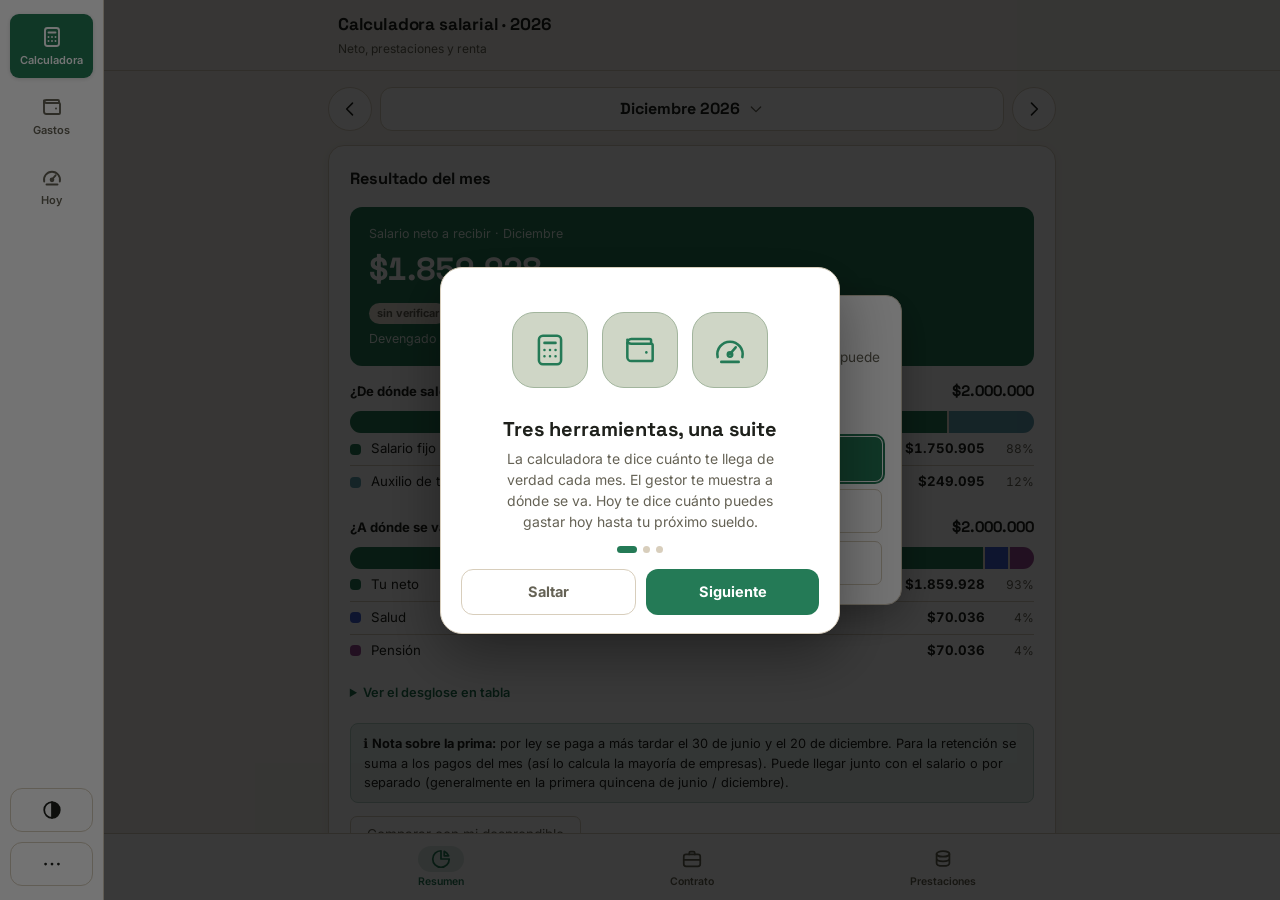
<file: calculadora/index.html>
<!DOCTYPE html>
<html lang="es">
<head>
<meta charset="UTF-8">
<script>if(window.parent===window) location.replace('../?app=calculadora'); else document.documentElement.classList.add('en-suite');   // solo funciona dentro de la suite</script>
<meta name="viewport" content="width=device-width, initial-scale=1.0, viewport-fit=cover">
<title>Calculadora de salario e ingresos · Colombia</title>
<link rel="stylesheet" href="../suite-tema.css">
<script src="../suite-tema.js"></script>
<script src="../suite-iconos.js"></script>
<script src="../suite-ui.js"></script>
<script src="../suite-nav.js"></script>
<style>
  :root{
    /* alias de la calculadora -> paleta compartida (suite-tema.css) */
    --paper:var(--bg); --white:var(--surface); --ink:var(--text); --ink-soft:var(--text-dim); --line:var(--border);
    --teal:var(--accent); --teal-dark:var(--accent-dark); --amber:var(--necesito); --coral:var(--danger);
    --blue:var(--debo); --violet:var(--quiero); --navy:var(--text); --navy2:var(--text);
    font-size:16px;
  }
  *{box-sizing:border-box;}
  html,body{margin:0;padding:0;}
  body{
    background:var(--paper);
    color:var(--ink);
    font-family:var(--font-body);
    line-height:1.5;
  }
  .mono{font-variant-numeric: tabular-nums;}





  .card{
    background:var(--white);
    border:1px solid var(--line);
    border-radius:16px;
    padding:1.3rem 1.3rem 1.4rem;
    margin-bottom:1.1rem;
  }
  .card h2{ font-size:1.02rem; margin:0 0 1rem; font-weight:700; display:block; }

  .grid2{display:grid; grid-template-columns:1fr 1fr; gap:.9rem;}
  .grid3{display:grid; grid-template-columns:1fr 1fr 1fr; gap:.6rem;}
  @media(max-width:640px){.grid2{grid-template-columns:1fr;} .grid3{grid-template-columns:1fr;}}

  label{ display:block; font-size:.78rem; color:var(--ink-soft); margin-bottom:.3rem; font-weight:600; }
  input[type=number], input[type=text], input[type=date], input[type=time], select{
    width:100%; padding:.55rem .6rem; border:1px solid var(--line); border-radius:7px;
    font-size:.95rem; background:var(--paper); color:var(--ink);
  }
  input:focus-visible, select:focus-visible, button:focus-visible{outline:2px solid var(--teal); outline-offset:1px;}
  input:focus, select:focus{border-color:var(--teal);}

  .field{margin-bottom:.8rem;}
  .check-row{display:flex; align-items:center; gap:.5rem; margin-top:.3rem;}
  .check-row input{width:auto; cursor: pointer; width: 1.1rem; height: 1.1rem; accent-color: var(--teal);}
  .hint{font-size:.75rem; color:var(--ink-soft); margin-top:.25rem;}
  .warn-banner{
    background:color-mix(in srgb,var(--necesito) 14%,var(--surface)); border:1px solid var(--necesito); color:var(--text);
    border-radius:8px; padding:.65rem .8rem; font-size:.8rem; margin-bottom:.7rem;
  }
  .info-banner{
    background:color-mix(in srgb,var(--accent) 12%,var(--surface)); border:1px solid color-mix(in srgb,var(--accent) 35%,var(--surface)); color:var(--text);
    border-radius:8px; padding:.65rem .8rem; font-size:.8rem; margin-bottom:.7rem;
  }


  .toolbar{display:flex; gap:.5rem; flex-wrap:wrap; margin-bottom:.8rem;}
  .toolbar button{
    font-size:.78rem; padding:.45rem .8rem; border-radius:20px; cursor:pointer;
    border:1px solid var(--line); background:var(--surface); color:var(--ink-soft); font-weight:600;
  }
  .toolbar button.on{ background:var(--text); color:var(--bg); border-color:var(--text); }

  .cal-grid{ display:grid; grid-template-columns:repeat(7,1fr); gap:.35rem; min-width: 0; }
  .cal-dow{ font-size:.68rem; text-align:center; color:var(--ink-soft); font-weight:700; padding-bottom:.2rem; overflow:hidden; text-overflow:ellipsis; }
  .cal-day{
    font-family:inherit; text-align:center; appearance:none; -webkit-appearance:none;
    aspect-ratio:1/1; border:1px solid var(--line); border-radius:7px; background:var(--paper);
    cursor:pointer; display:flex; flex-direction:column; align-items:center; justify-content:center;
    font-size:.78rem; color:var(--ink); position:relative; padding:2px; min-width: 0; overflow:hidden;
  }
  .cal-day:hover{border-color:var(--teal);}
  .cal-day.empty{visibility:hidden; cursor:default;}
  .cal-day.sunday{background:color-mix(in srgb,var(--danger) 10%,var(--surface));}
  .cal-day.festivo{background:color-mix(in srgb,var(--necesito) 14%,var(--surface)); border-color:color-mix(in srgb,var(--necesito) 45%,var(--surface));}
  .cal-day .num{font-weight:700;}
  .cal-day .hrs{font-size:.55rem; font-weight:600; color:var(--ink-soft); margin-top:1px; line-height:1.1; white-space:nowrap; font-variant-numeric:tabular-nums;}
  .cal-day.hoy .num{background:var(--accent); color:var(--accent-ink); border-radius:50%; min-width:1.45em; height:1.45em; display:inline-flex; align-items:center; justify-content:center;}
  .cal-day:focus-visible{outline:2px solid var(--accent); outline-offset:2px; z-index:1;}
  @media(max-width:640px){ .cal-day .hrs{font-size:.5rem;} }
  .cal-day .tag{font-size:.53rem; color:var(--ink-soft); margin-top:1px; text-align:center; line-height:1.1; white-space: nowrap; overflow: hidden; text-overflow: ellipsis; max-width: 100%;}
  .cal-day.worked{box-shadow:inset 0 0 0 2px var(--shift-color, var(--teal));}
  .cal-day.worked::after{
    content:""; position:absolute; top:3px; right:3px; width:7px; height:7px; border-radius:50%;
    background:var(--shift-color, var(--teal));
  }
  .cal-day.selected{outline:2px solid var(--navy); outline-offset:1px;}
  .cal-day.multiselected{outline:2px dashed var(--text); outline-offset:1px; background:color-mix(in srgb,var(--debo) 14%,var(--surface));}

  .legend{display:flex; gap:1rem; flex-wrap:wrap; margin-top:.8rem; font-size:.72rem; color:var(--ink-soft);}
  .legend span{display:inline-flex; align-items:center; gap:.35rem;}
  .dot{width:9px; height:9px; border-radius:50%; display:inline-block;}

  .day-editor{ margin-top:1rem; padding:1rem; border:1px dashed var(--line); border-radius:8px; background:var(--paper); }
  .day-editor h3{margin:0 0 .6rem; font-size:.9rem;}

  .row-actions{display:flex; gap:.5rem; margin-top:.8rem; flex-wrap:wrap;}
  button.primary{
    background:var(--accent); color:var(--accent-ink); border:none; padding:.55rem 1rem; border-radius:7px;
    font-weight:700; cursor:pointer; font-size:.85rem;
  }
  button.primary:hover{background:var(--teal-dark);}
  button.ghost{
    background:transparent; border:1px solid var(--line); padding:.55rem 1rem; border-radius:7px;
    cursor:pointer; font-size:.85rem; color:var(--ink-soft);
  }
  button.small-del{ background:none; border:none; color:var(--coral); cursor:pointer; font-size:.72rem; }

  details.presets-edit{ margin:.6rem 0 1rem; font-size:.82rem; }
  details.presets-edit summary{ cursor:pointer; color:var(--teal-dark); font-weight:600; font-size:.8rem; }
  .turno-card{ border:1px solid var(--line); border-radius:8px; padding:.7rem .8rem; margin-top:.6rem; background:var(--paper); }
  .turno-card-top{ display:flex; align-items:center; gap:.5rem; }
  .turno-card-top input[type=color]{ width:34px; height:34px; padding:0; border:1px solid var(--line); border-radius:6px; cursor:pointer; flex:0 0 auto; }
  .turno-card-top input[type=text]{ flex:1 1 auto; }
  .turno-card-top button{ flex:0 0 auto; }

  table.summary{width:100%; border-collapse:collapse; font-size:.87rem;}
  table.summary td{padding:.42rem 0; border-bottom:1px solid var(--line);}
  table.summary td.val{text-align:right; font-weight:600;}
  table.summary tr.total td{border-top:2px solid var(--ink); border-bottom:none; padding-top:.7rem; font-size:1rem; font-weight:800;}
  table.summary tr.deduct td.val{color:var(--coral);}
  table.summary tr.add td.val{color:var(--teal-dark);}
  table.summary tr.sub-item td{color:var(--ink-soft); font-size:.8rem;}
  table.summary tr.sub-item td.val{color:var(--ink-soft); font-weight:500;}
  table.summary tr.important td {font-weight: 700; color: var(--navy); font-size:.95rem;}
  table.summary tr.important td.val {font-weight: 700; color: var(--navy);}

  .days-list{margin-top:1rem; font-size:.82rem;}
  .days-list table, .weekly-table table, .prima-table table{width:100%; border-collapse:collapse;}
  .days-list th, .weekly-table th, .prima-table th{text-align:left; font-size:.7rem; color:var(--ink-soft); padding:.3rem .4rem; border-bottom:1px solid var(--line);}
  .days-list td, .weekly-table td, .prima-table td{padding:.35rem .4rem; border-bottom:1px solid var(--line);}
  .days-list td.num, .weekly-table td.num, .prima-table td.num{text-align:right;}

  .weekly-table{margin-top:.8rem; font-size:.8rem;}
  .weekly-table tr.over td{color:var(--coral); font-weight:700;}

  footer{ max-width:var(--col); margin:0 auto; padding:0 1.2rem 1.5rem; color:var(--ink-soft); font-size:.75rem; line-height:1.6; }
  .chip{display:inline-block; font-size:.68rem; font-weight:700; padding:.15rem .5rem; border-radius:20px; background:var(--surface-2); color:var(--ink-soft);}
  .chip.ok{background:color-mix(in srgb,var(--accent) 18%,var(--surface)); color:var(--teal-dark);}
  .chip.warn{background:color-mix(in srgb,var(--necesito) 18%,var(--surface)); color:var(--text);}
  .hero-neto{background:var(--accent); color:var(--accent-ink); border-radius:12px; padding:1.1rem 1.2rem; margin-bottom:.9rem;}
  .hero-neto .lbl{font-size:.78rem; opacity:.85;}
  .hero-neto .big{font-family:var(--font-display); font-size:2rem; font-weight:800; letter-spacing:-.02em; margin:.1rem 0 .4rem;}
  .hero-neto .sub{font-size:.78rem; opacity:.9; margin-top:.35rem;}
  .sum-toggle{cursor:pointer; font-size:.8rem; font-weight:600; color:var(--teal-dark); margin-bottom:.5rem;}
  @media(max-width:640px){ .cal-day .tag{font-size:.62rem; color:var(--ink);} }

  /* ---- diseño unificado con el gestor ---- */
  .tabs-main{display:flex; gap:3px; padding:3px; background:var(--surface-2); border-radius:12px; margin:0 0 1rem; justify-content:stretch; flex-wrap:nowrap;}
  .tabs-main button{flex:1; min-width:0; max-width:none; border:none; background:none; color:var(--text-dim); box-shadow:none; border-radius:9px; padding:.55rem .4rem; font-size:.85rem; font-weight:600; min-height:42px;}
  .tabs-main button:hover{border:none; color:var(--text);}
  .tabs-main button.active{background:var(--surface); color:var(--text); box-shadow:0 1px 4px rgba(0,0,0,.14); border:none;}
  .card{box-shadow:var(--shadow);}
  /* ---- barra inferior, vistas y desglose visual ---- */
  html,body{overflow:hidden; overscroll-behavior:none;}
  body{position:fixed; inset:0; min-height:0 !important; padding-bottom:0 !important;}   /* ocupa exactamente lo visible: sin vh/dvh (se desfasan en Android al recargar) */
  #appc{height:100%; display:flex; flex-direction:column;}
  #scroller{flex:1 1 auto; min-height:0; overflow-y:auto; overflow-x:hidden; overscroll-behavior:contain; -webkit-overflow-scrolling:touch; position:relative;}
  .s-header{flex:0 0 auto;}
  .vista-off{display:none !important;}
  .bnav{position:relative; flex:0 0 auto; width:100%; z-index:30; display:flex; background:var(--surface); border-top:1px solid var(--border); padding:6px max(4px, calc((100% - var(--col)) / 2 + 4px)) calc(6px + env(safe-area-inset-bottom,0px)); min-height:64px;}
  .bnav button{flex:1; min-width:0; display:flex; flex-direction:column; align-items:center; gap:3px; background:none; border:none; border-radius:12px; color:var(--text-faint); font-family:inherit; font-size:10.5px; font-weight:600; min-height:52px; padding:6px 2px; cursor:pointer; white-space:nowrap;}
  .bnav button svg{width:22px; height:22px;}
  .bnav button[aria-current="page"]{color:var(--accent);}
  .bnav button[aria-current="page"] .bi{background:color-mix(in srgb,var(--accent) 16%,transparent);}
  .bnav .bi{width:46px; height:26px; border-radius:13px; display:flex; align-items:center; justify-content:center; transition:background .15s;}
  .mes-bar{margin-bottom:.4rem;}
  .flujo{margin:.2rem 0 1rem;}
  .fl-sec{margin-top:1.1rem;} .fl-sec:first-child{margin-top:.2rem;}
  .fl-title{display:flex; justify-content:space-between; align-items:baseline; gap:.5rem; font-size:.82rem; font-weight:700; margin-bottom:.5rem;}
  .fl-title b{font-family:var(--font-display); font-variant-numeric:tabular-nums; font-size:.95rem;}
  .fl-bar{display:flex; gap:2px; height:22px; border-radius:11px; overflow:hidden; background:var(--surface-2); transform-origin:left;}
  .fl-bar span{min-width:4px;}
  .fl-row{display:grid; grid-template-columns:12px 1fr auto 40px; gap:.55rem; align-items:center; font-size:.83rem; padding:.38rem 0; border-bottom:1px solid var(--line);}
  .fl-row:last-child{border-bottom:none;}
  .fl-row .dot{width:11px; height:11px; border-radius:4px;}
  .fl-row .amt{font-weight:700; font-variant-numeric:tabular-nums;}
  .fl-row .pct{text-align:right; color:var(--ink-soft); font-size:.75rem; font-variant-numeric:tabular-nums;}
  .fl-nota{font-size:.75rem; color:var(--ink-soft); margin-top:.5rem;}
  @keyframes crece{from{transform:scaleX(0);} to{transform:scaleX(1);}}
  .anim-fl .fl-bar{animation:crece .55s cubic-bezier(.2,.7,.2,1);}
  /* ---- modo simple / avanzado ---- */
  .modo-switch{display:flex; gap:.4rem; margin:.2rem 0 .9rem; padding:.25rem; background:var(--surface-2); border-radius:12px;}
  .modo-switch button{flex:1; min-height:42px; border:none; border-radius:9px; background:none; color:var(--ink-soft); font-family:inherit; font-size:.9rem; font-weight:700; cursor:pointer;}
  .modo-switch button[aria-pressed="true"]{background:var(--surface); color:var(--text); box-shadow:0 1px 4px rgba(0,0,0,.25);}
  body.modo-simple [data-adv]{display:none !important;}
  .vac-grid{display:grid; grid-template-columns:1fr 1fr; gap:.55rem;} .vac-grid>div{background:var(--surface-2); border-radius:10px; padding:.55rem .7rem;} .vac-grid span{display:block; font-size:.72rem; color:var(--ink-soft);} .vac-grid b{font-size:1.05rem; font-variant-numeric:tabular-nums;}
  .liq-row{display:flex; justify-content:space-between; gap:.6rem; padding:.45rem 0; border-bottom:1px solid var(--line); font-size:.88rem;} .liq-row small{display:block; color:var(--ink-soft); font-size:.72rem;} .liq-row b{font-variant-numeric:tabular-nums; white-space:nowrap;} .liq-tot{font-weight:800; border-bottom:none; font-size:1rem;}
  /* ---- empleos anteriores ---- */
  .hero-neto.previo{background:var(--surface-2); color:var(--text); border:1px solid var(--line);}
  .hero-neto.previo .big{font-size:2rem;}
  .prev-box{margin-top:1.1rem;}
  .prev-box h3{margin:0 0 .3rem; font-size:1.02rem;}
  .prev-modo{display:flex; flex-direction:column; gap:.45rem; margin:.7rem 0; padding:.7rem .8rem; border-radius:10px; background:var(--surface); border:1px solid var(--line);}
  .prev-modo label{display:flex; gap:.5rem; align-items:flex-start; font-size:.85rem; cursor:pointer;}
  .prev-modo input{margin-top:.2rem;}
  .prev-atajos{display:flex; flex-direction:column; gap:.55rem; margin:.4rem 0 .9rem;}
  .prev-atajos .fila{display:flex; gap:.5rem; align-items:center; flex-wrap:wrap; font-size:.85rem;}
  .prev-atajos .fila input{flex:1; min-width:120px; max-width:190px;}
  .prev-meses{display:grid; grid-template-columns:1fr 1fr; gap:.6rem .8rem; margin-bottom:.9rem;}
  .prev-meses label{font-size:.75rem; font-weight:700; color:var(--ink-soft); display:block; margin-bottom:.15rem;}
  @media(max-width:380px){ .prev-meses{grid-template-columns:1fr;} }
    /* ---- renta simple + aproximados ---- */
  details.ren-det{margin-top:.8rem;} details.ren-det > summary{cursor:pointer; font-weight:700; font-size:.88rem; padding:.55rem 0; outline:none; color:var(--ink-soft);}
  #criteriosBox details > summary{cursor:pointer; font-weight:800; font-size:1.0rem; outline:none; list-style-position:inside;}
  .chip.aprox{display:inline-block; margin-left:.4rem; padding:.05rem .45rem; border-radius:99px; font-size:.64rem; font-weight:700; background:var(--surface); border:1px solid var(--line); color:var(--ink-soft); vertical-align:middle;}
  .doc-fila{display:flex; gap:.6rem; align-items:flex-start; padding:.55rem 0; border-bottom:1px solid var(--line);} .doc-fila input{width:22px; height:22px; margin-top:.1rem; flex:0 0 auto;} .doc-fila b{font-size:.86rem;} .doc-fila small{display:block; font-size:.74rem; color:var(--ink-soft); line-height:1.4;}
  /* ---- resumen para el contador ---- */
  #contadorModal .mg-box{max-width:560px; max-height:88vh; overflow-y:auto;}
  .ct-sec{font-weight:800; font-size:.9rem; margin:1rem 0 .15rem;}
  .ct-tabla{width:100%; border-collapse:collapse; font-size:.84rem;}
  .ct-tabla td{padding:.42rem 0; border-bottom:1px solid var(--line); vertical-align:top;}
  .ct-tabla td.v{text-align:right; font-weight:700; white-space:nowrap; font-variant-numeric:tabular-nums; padding-left:.8rem;}
  .ct-nota{display:block; font-size:.72rem; color:var(--ink-soft); font-weight:400; line-height:1.35;}
  .ct-pie{font-size:.72rem; color:var(--ink-soft); line-height:1.5; margin-top:.9rem;}
  @media print{
    html,body{overflow:visible !important; height:auto !important;} body{position:static !important;}
    #appc,#bnav,#asistente,#modalGestor,#toastCalc,#suiteDlg{display:none !important;}
    #contadorModal{position:static !important; background:none !important; padding:0 !important; display:block !important;}
    #contadorModal .mg-box{box-shadow:none !important; border:none !important; max-height:none !important; overflow:visible !important; max-width:none !important; padding:0 !important;}
    #contadorModal .no-print{display:none !important;}
  }
  /* ---- salario -> gestor, renta, toast ---- */
  .mg-overlay{position:fixed; inset:0; background:rgba(0,0,0,.5); z-index:100; display:flex; align-items:center; justify-content:center; padding:16px;}
  .mg-overlay[hidden]{display:none;}
  .mg-box{width:100%; max-width:420px; background:var(--surface); border:1px solid var(--border); border-radius:var(--radius); padding:1.2rem; box-shadow:0 12px 40px rgba(0,0,0,.35);}
  @media(max-width:640px){ .mg-overlay{align-items:flex-end; padding:0;} .mg-box{border-radius:20px 20px 0 0; padding-bottom:calc(1.2rem + env(safe-area-inset-bottom,0px)); animation:subirCalc .22s ease-out;} .mg-box::before{content:''; display:block; width:40px; height:4px; border-radius:2px; background:var(--border); margin:-4px auto 12px;} }
  @keyframes subirCalc{from{transform:translateY(28px); opacity:0;} to{transform:none; opacity:1;}}
  .mg-box h3{margin:0 0 .4rem; font-size:1.05rem;}
  .mg-box p{margin:.2rem 0 .8rem; font-size:.85rem; color:var(--text-dim);}
  .mg-box .monto{font-family:var(--font-display); font-size:1.7rem; font-weight:700; margin:.2rem 0 .6rem;}
  .mg-actions{display:flex; gap:.5rem; margin-top:1rem; flex-wrap:wrap;}
  .mg-actions button{flex:1; min-height:44px;}
  .toast-calc{position:fixed; left:12px; right:12px; bottom:calc(14px + env(safe-area-inset-bottom,0px)); z-index:110; display:flex; justify-content:center; pointer-events:none;}
  .toast-calc[hidden]{display:none;}
  .toast-calc .box{pointer-events:auto; background:var(--text); color:var(--bg); padding:11px 14px; border-radius:12px; font-size:.85rem; box-shadow:0 6px 20px rgba(0,0,0,.3); max-width:480px;}
  .renta-banner{border-radius:12px; padding:.9rem 1rem; margin-bottom:.9rem; border:1px solid var(--border);}
  .renta-banner strong.t{display:block; font-size:1rem; margin-bottom:.25rem;}
  .renta-banner.declara{background:color-mix(in srgb,var(--necesito) 16%,var(--surface)); border-color:var(--necesito);}
  .renta-banner.no{background:color-mix(in srgb,var(--accent) 14%,var(--surface)); border-color:var(--accent);}
  .renta-banner.falta{background:var(--surface-2);}
  .renta-meses{display:flex; flex-wrap:wrap; gap:.35rem; margin:.5rem 0 .2rem;}
  /* ---- añadidos ---- */
  main{max-width:var(--col); margin:0 auto; padding:1rem 16px 1.5rem;}
  .sticky-neto .l{font-size:.75rem; color:var(--text-dim); font-weight:600;}
  .sticky-neto .v{font-family:var(--font-display); font-weight:700; font-size:1.25rem; font-variant-numeric:tabular-nums;}
  .chips-turno{display:flex; gap:.4rem; flex-wrap:wrap; margin-bottom:.6rem;}
  .chips-turno button{font-size:.78rem; font-weight:600; padding:.35rem .7rem; border-radius:20px; border:1px solid var(--line); background:var(--surface); color:var(--text); cursor:pointer; display:inline-flex; align-items:center; gap:.35rem;}
  .chips-turno button.on{background:var(--text); color:var(--bg); border-color:var(--text);}
  .chips-turno .dot{width:.6rem; height:.6rem; border-radius:50%; display:inline-block;}
  .sec-head{cursor:pointer; user-select:none;}
  .sec-head .arrow{float:right; font-size:.75rem; color:var(--ink-soft); font-weight:600;}
  .sec-head .chip{margin-left:.4rem; vertical-align:middle;}
  .aviso-datos{background:color-mix(in srgb,var(--danger) 12%,var(--surface)); border:1px solid var(--danger); border-radius:10px; padding:.7rem .9rem; font-size:.82rem; margin-bottom:1rem;}
  .aviso-datos button{margin-top:.4rem;}
  .panel-soft{background:var(--surface-2); padding:1rem; border-radius:10px; border:1px solid var(--border);}
  .tabs-main button, .toolbar button, .small-del{min-height:40px;}
  .small-del{min-width:40px;}
  input.err{border-color:var(--danger);}
  button{font-family:inherit;}
  /* ---- barra fija del neto: en el Resumen flota y solo aparece al pasar la tarjeta verde ---- */
  .sticky-neto{position:sticky; top:0; z-index:20; margin:0 -16px .9rem;}
  .sticky-neto .sn-in{padding:.55rem 16px; background:var(--surface); border-bottom:1px solid var(--border); display:flex; align-items:baseline; justify-content:space-between; gap:.8rem;}
  .sticky-neto.flotante{height:0; margin:0 -16px;}
  .sticky-neto.flotante .sn-in{position:absolute; left:0; right:0; top:0; box-shadow:0 6px 16px rgba(0,0,0,.08); transition:opacity .18s, transform .18s;}
  .sticky-neto.flotante.oculta .sn-in{opacity:0; transform:translateY(-110%); pointer-events:none;}
  .s-header .s-sub{white-space:nowrap; overflow:hidden; text-overflow:ellipsis;}
  /* ---- selector de mes ---- */
  .mes-bar{display:flex; align-items:center; gap:8px; margin-bottom:.9rem; position:relative;}
  .mes-nav{flex:0 0 auto; width:44px; height:44px; border-radius:22px; border:1px solid var(--line); background:var(--surface); color:var(--text); display:inline-flex; align-items:center; justify-content:center; cursor:pointer;}
  .mes-nav:disabled{opacity:.35; cursor:default;}
  .mes-actual{flex:1; min-height:44px; border-radius:12px; border:1px solid var(--line); background:var(--surface); color:var(--text); font-family:var(--font-display); font-size:1rem; font-weight:700; display:inline-flex; align-items:center; justify-content:center; gap:.45rem; cursor:pointer;}
  .mes-actual[aria-expanded="true"] .mes-chev{transform:rotate(180deg);}
  .mes-chev{display:inline-flex; color:var(--text-dim); transition:transform .15s;}
  #mesVerif[hidden]{display:none;}   /* .chip define display: sin esto el atributo hidden no lo ocultaba */
  .mes-pop{position:absolute; top:calc(100% + 6px); left:0; right:0; z-index:35; background:var(--surface); border:1px solid var(--border); border-radius:14px; padding:10px; box-shadow:0 14px 34px rgba(0,0,0,.22);}
  .mes-pop[hidden]{display:none;}
  .mes-pop-anio{display:flex; align-items:center; justify-content:space-between; margin-bottom:8px;}
  .mes-pop-anio strong{font-family:var(--font-display); font-size:1.05rem;}
  .mes-grid{display:grid; grid-template-columns:repeat(4,1fr); gap:6px;}
  .mes-grid button{min-height:44px; border-radius:10px; border:1px solid var(--line); background:var(--bg); color:var(--text); font-family:inherit; font-size:.85rem; font-weight:600; cursor:pointer;}
  .mes-grid button.hoy{border-color:var(--accent);}
  .mes-grid button.on{background:var(--text); color:var(--bg); border-color:var(--text);}
  /* ---- aumentos de salario ---- */
  .btn-aumento{display:inline-flex; align-items:center; gap:.4rem; min-height:44px;}
  .aum-box{background:var(--surface-2); border:1px solid var(--line); border-radius:10px; padding:.7rem .85rem; margin-bottom:.6rem;}
  .aum-tit{font-size:.78rem; font-weight:700; color:var(--ink-soft); margin-bottom:.3rem;}
  .aum-fila{display:flex; justify-content:space-between; gap:.6rem; font-size:.85rem; padding:.3rem 0; border-bottom:1px solid var(--line);}
  .aum-fila b{font-variant-numeric:tabular-nums; white-space:nowrap;}
  .aum-fila.actual{border-bottom:none; font-weight:700;}
  .aum-quitar{display:flex; flex-wrap:wrap; gap:.2rem .8rem; margin-top:.3rem;}
  /* ---- renta: lo que falta ---- */
  .renta-check{list-style:none; margin:.55rem 0 0; padding:0; font-size:.84rem; line-height:1.45;}
  .renta-check li{position:relative; padding:.22rem 0 .22rem 1.5rem;}
  .renta-check li::before{position:absolute; left:0; top:.2rem; width:1.1rem; text-align:center; font-weight:800;}
  .renta-check li.ok::before{content:'✓'; color:var(--accent-dark);}
  .renta-check li.pend::before{content:'•'; color:var(--necesito); font-size:1.2rem; line-height:1;}
  .renta-check li.info::before{content:'…'; color:var(--ink-soft);}
</style>
</head>
<body>

<div id="appc">
<header class="s-header">
  <div class="s-header-in">
    <div style="display:flex; align-items:center; gap:10px; min-width:0;">
    <span id="navSlotL"></span>
    <div>
      <h1 class="s-title">Calculadora salarial · <span id="anioTitulo"></span></h1>
      <p class="s-sub" id="heroTextEmpleado">Neto, prestaciones y renta</p>
      <p class="s-sub" id="heroTextContratista" style="display:none;">Prestación de servicios: aportes y retención</p>
    </div>
    </div>
    <span id="navSlotR"></span>
  </div>
</header>

<div id="scroller">
<main>
  <div id="avisoDatos"></div>
  <div id="modalGestor" class="mg-overlay" hidden></div>
  <div id="modalAumento" class="mg-overlay" hidden></div>
  <div id="asistente" class="mg-overlay" hidden role="dialog" aria-modal="true" aria-label="Asistente de inicio"></div>
  <div id="toastCalc" class="toast-calc" hidden></div>
  <div class="sticky-neto" id="stickyNeto"><div class="sn-in"><span class="l" id="stickyLbl">Neto</span><span class="v mono" id="stickyVal">$0</span></div></div>

  <div class="tabs-main" id="tabsMain">
    <button id="btnTabEmpleado" class="active" onclick="switchMainTab('empleado')">Tiempo completo</button>
    <button id="btnTabContratista" onclick="switchMainTab('contratista')">Contratista</button>
  </div>

  <div class="mes-bar" id="mesBar">
    <button type="button" class="mes-nav" id="mesPrev" aria-label="Mes anterior"></button>
    <button type="button" class="mes-actual" id="mesActual" aria-haspopup="true" aria-expanded="false" aria-controls="mesPop"><span id="mesActualTxt"></span><span class="chip ok" id="mesVerif" hidden>✓</span><span class="mes-chev" id="mesChev"></span></button>
    <button type="button" class="mes-nav" id="mesNext" aria-label="Mes siguiente"></button>
    <div class="mes-pop" id="mesPop" hidden>
      <div class="mes-pop-anio"><button type="button" class="mes-nav" id="popAnioPrev" aria-label="Año anterior"></button><strong id="popAnio"></strong><button type="button" class="mes-nav" id="popAnioNext" aria-label="Año siguiente"></button></div>
      <div class="mes-grid" id="mesGrid"></div>
    </div>
  </div>

  <!-- ================= VISTA: CONTRATISTA ================= -->
  <div id="viewContratista" style="display:none;">

    <section class="card" data-vista="contrato">
      <h2>Tu contrato de prestación de servicios</h2>
      <div class="grid2">
        <div class="field">
          <label for="valorContrato">Valor mensual del contrato (COP)</label>
          <input type="text" inputmode="numeric" id="valorContrato" value="1.750.905">
          <div class="hint">El valor bruto que te pagan cada mes, sin incluir IVA.</div>
        </div>
        <div class="field">
          <label for="retefuenteTipo">Retención en la fuente</label>
          <select id="retefuenteTipo">
            <option value="tabla">Tabla del art. 383: no tengo 2 o más trabajadores (lo más común)</option>
            <option value="0.11">Honorarios con 2 o más trabajadores · no declarante (11%)</option>
            <option value="0.10">Honorarios con 2 o más trabajadores · declarante (10%)</option>
            <option value="0.06">Servicios generales (manual/técnico) · no declarante (6%)</option>
            <option value="0.04">Servicios generales (manual/técnico) · declarante (4%)</option>
            <option value="custom">Personalizado (Monto exacto en pesos)</option>
            <option value="0">No aplica / No me retienen (0%)</option>
          </select>
          <div id="retefuenteCustomContainer" style="display:none; margin-top:.6rem;">
            <label for="retefuenteCustomValor">Monto mensual exacto de retención (COP)</label>
            <input type="text" inputmode="numeric" id="retefuenteCustomValor" value="0">
            <div class="hint">Escribe exactamente cuánto te descuentan de retención en la fuente al mes.</div>
          </div>
          <details class="info-banner" style="margin-top:.5rem; padding:.5rem .8rem;">
            <summary style="cursor:pointer; font-weight:600; outline:none;">¿No sabes cuál elegir? Guía rápida aquí</summary>
            <div style="margin-top:.6rem; font-size:.8rem; line-height:1.5;">
              <p style="margin-top:0;"><strong>Tabla del art. 383 (lo más común):</strong> si eres persona natural y le informas a quien te contrata que no tienes 2 o más trabajadores vinculados a tu actividad, la retención se calcula como la de un empleado: se restan tus aportes y el 25 % exento, y si la base queda por debajo de 95 UVT no te retienen.</p>
              <p><strong>1. Honorarios (trabajo intelectual):</strong> predomina el conocimiento o la creatividad. <em>Ej: desarrolladores, ingenieros, consultores, diseñadores, abogados, contadores, médicos.</em></p>
              <p><strong>2. Servicios generales (trabajo manual/mecánico):</strong> predomina la labor física o la destreza manual. <em>Ej: mantenimiento, limpieza, transporte, construcción, reparaciones.</em> Solo se retiene si el pago es de <span data-cfg="baseServ"></span> o más.</p>
              <p><strong>3. Personalizado:</strong> úsalo si tu empresa te descuenta un monto fijo en pesos y prefieres ingresarlo directamente.</p>
              <p style="margin-bottom:0;"><strong>4. No aplica:</strong> si quien te contrata no está obligado a retener o tienes una exención específica.</p>
            </div>
          </details>
        </div>
      </div>
      <div class="grid2">
        <div class="field">
          <div class="check-row">
            <input type="checkbox" id="pagaARL">
            <span style="font-size:.85rem; font-weight:600;">Yo pago mi ARL (Riesgos Laborales)</span>
          </div>
          <div id="arlFields" style="display:none; margin-top:.5rem;">
            <select id="nivelARL">
              <option value="0.00522">Riesgo I - Oficinas, finanzas, educación (0.522%)</option>
              <option value="0.01044">Riesgo II - Manufactura, agricultura (1.044%)</option>
              <option value="0.02436">Riesgo III - Procesos industriales (2.436%)</option>
              <option value="0.04350">Riesgo IV - Transporte, aceites (4.350%)</option>
              <option value="0.06960">Riesgo V - Construcción, minería, bomberos (6.960%)</option>
            </select>
            <div id="arlNotaIVV" class="warn-banner" style="display:none; margin-top:.5rem;">En Riesgo IV y V, por ley (Decreto 723 de 2013) la ARL la paga el contratante. Deja esta casilla marcada solo si en tu contrato <strong>tú</strong> asumes ese costo.</div>
            <details class="info-banner" style="margin-top:.5rem; padding:.5rem .8rem;">
              <summary style="cursor:pointer; font-weight:600; outline:none;">¿Cómo sé qué nivel de riesgo soy?</summary>
              <div style="margin-top:.6rem; font-size:.8rem; line-height:1.5;">
                <ul style="margin-top:0; padding-left:1.2rem; margin-bottom:.5rem;">
                  <li><strong>Riesgo I (0.522%):</strong> oficina, consultoría, profesores, comercio, software <em>(el más común en profesionales)</em>.</li>
                  <li><strong>Riesgo II (1.044%):</strong> manufactura ligera, labores agrícolas básicas.</li>
                  <li><strong>Riesgo III (2.436%):</strong> procesos industriales, talleres de mecánica.</li>
                  <li><strong>Riesgo IV (4.350%):</strong> transporte, aseo, seguridad privada.</li>
                  <li><strong>Riesgo V (6.960%):</strong> construcción, minería, trabajo en alturas.</li>
                </ul>
                <p style="margin-bottom:0;">Las clases I a III las paga el contratista en contratos de más de un mes; en IV y V las paga el contratante, salvo que tu contrato diga otra cosa.</p>
              </div>
            </details>
          </div>
        </div>
        <div class="field">
          <div class="check-row">
            <input type="checkbox" id="pagaCCF">
            <span style="font-size:.85rem; font-weight:600;">Pago Caja de Compensación (CCF)</span>
          </div>
          <div id="ccfFields" style="display:none; margin-top:.5rem;">
            <label for="ccfRateSelect">Tarifa voluntaria de aporte sobre el IBC</label>
            <select id="ccfRateSelect">
              <option value="0.02">2.0% (Tarifa estándar completa)</option>
              <option value="0.01">1.0% (Tarifa intermedia)</option>
              <option value="0.006">0.6% (Tarifa mínima especial)</option>
              <option value="custom">Otra tarifa personalizada (%)</option>
            </select>
            <div id="ccfCustomContainer" style="display:none; margin-top:.4rem;">
              <input type="number" id="ccfCustomValor" value="2" min="0.1" max="4" step="0.1" placeholder="Ej: 1.5">
              <div class="hint">Escribe el porcentaje exacto (ej: 0.8 para 0.8%).</div>
            </div>
            <div class="hint" style="margin-top:.4rem;">Aporte voluntario de independientes para acceder a subsidios, turismo y recreación.</div>
          </div>
        </div>
      </div>
      <div class="field" style="margin-top:.2rem;">
        <div class="check-row">
          <input type="checkbox" id="pensionadoCon">
          <span style="font-size:.85rem; font-weight:600;">Ya estoy pensionado por vejez</span>
        </div>
        <div class="hint">Si ya recibes pensión de vejez no tienes que seguir cotizando a pensión, así que se quita ese descuento y el Fondo de Solidaridad Pensional. La salud sí se sigue pagando. Si tu pensión es por invalidez o por sustitución, las reglas son distintas: déjalo desmarcado y consúltalo.</div>
      </div>

        <div class="field transicion-box" style="margin-top:.2rem; display:none;">
          <div class="check-row"><input type="checkbox" class="chk-transicion" id="transicionCon"><span style="font-size:.85rem; font-weight:600;">Estoy en el régimen de transición pensional</span></div>
          <div class="hint">Desde el 1 de abril de 2027 rige la reforma pensional (Ley 2381 de 2024). Si a esa fecha tenías 750 semanas cotizadas (mujeres) o 900 (hombres), sigues con las reglas anteriores: márcalo. Si no, el Fondo de Solidaridad Pensional sube (1,5 % a 3 % desde 4 SMLMV).</div>
        </div>
    </section>

    <section class="card" data-vista="resumen">
      <h2>Aportes a seguridad social (los asume 100% el contratista)</h2>
      <p class="hint" style="margin-top:.4rem; margin-bottom:.9rem;">
        La base de cotización (IBC) es el 40% del valor mensual del contrato. Nunca puede ser menor a 1 SMLMV (<span data-cfg="smlmv"></span>) ni mayor a 25 SMLMV. Con IBC desde 4 SMLMV se suma el Fondo de Solidaridad Pensional (si estás pensionado por vejez no pagas pensión ni ese fondo, solo salud).
      </p>
      <table class="summary" id="ibcTableContratista"></table>
    </section>

    <section class="card" data-vista="resumen">
      <h2>Resultado del mes (Neto)</h2>
      <p class="hint" style="margin-top:.4rem; margin-bottom:.9rem;">
        La prestación de servicios no genera prima, cesantías, vacaciones remuneradas ni auxilio de transporte.
      </p>
      <table class="summary" id="summaryTableContratista"></table>
    </section>
  </div>

  <!-- ================= VISTA: TIEMPO COMPLETO ================= -->
  <div id="viewEmpleado">

        <section class="card" data-vista="resumen" id="sec-resultado">
      <h2>Resultado del mes</h2>
      <div id="heroNeto"></div>
      <div id="flujoBox" class="flujo"></div>
      <details><summary class="sum-toggle">Ver el desglose en tabla</summary><table class="summary" id="summaryTable"></table></details>
      <div id="eneroInteresesContainer" class="panel-soft" style="display:none; margin-top:1rem;">
        <label for="interesesCesantiasEnero">Intereses sobre cesantías pagados por la empresa en enero (COP)</label>
        <input type="text" inputmode="numeric" id="interesesCesantiasEnero" value="0">
        <div class="hint">Si trabajaste el año anterior en la misma empresa, escribe el valor exacto del 12% que te pagaron este mes. Si eres empleado nuevo o retiraste cesantías, déjalo en 0.</div>
      </div>
      <div id="notaMesEspecial" style="margin-top:.8rem;"></div>
      <div id="previoAviso" class="panel-soft" style="display:none; margin-top:1rem;"></div>
      <div class="row-actions" style="margin-top:.8rem;"><button class="ghost" type="button" id="btnComparar">Comparar con mi desprendible</button></div>

      <div id="verifBanco" class="panel-soft" style="margin-top:1rem;">
        <div style="font-weight:700; font-size:.92rem; margin-bottom:.4rem;">🏦 Verificación bancaria — <span id="verifBancoMes"></span></div>
        <div class="hint" style="margin-bottom:.7rem;">Valor calculado por la app: <strong id="verifBancoEsperado" class="mono"></strong>. ¿Llegó exacto a tu cuenta?</div>
        <div class="row-actions" style="margin-top:0;">
          <button class="primary" type="button" onclick="bancoLlegoExacto()">Sí, llegó exacto</button>
          <button class="ghost" type="button" onclick="bancoMostrarInput()">No, llegó otro valor</button>
        </div>
        <div id="verifBancoInputBox" style="display:none; margin-top:.8rem;">
          <label for="verifBancoReal">Monto real que llegó al banco (COP)</label>
          <input type="text" inputmode="numeric" id="verifBancoReal" value="" oninput="bancoFormatInput(this)">
          <div class="row-actions"><button class="primary" type="button" onclick="bancoGuardarReal()">Guardar monto real</button></div>
        </div>
        <div id="verifBancoMsg" style="margin-top:.8rem;"></div>
      </div>
    </section>

        <section class="card" data-vista="calendario" id="sec-calendario">
      <h2>Marca las excepciones en tu calendario</h2>
      <p class="hint" style="margin-top:-.6rem; margin-bottom:.8rem;">No marques cada día normal: tu salario fijo ya los cubre. Marca solo los días que suman algo extra (turno distinto, festivo trabajado, horas extra) o que quieras registrar (vacaciones).</p>

      <details class="presets-edit">
        <summary>Turnos base: editar, eliminar o crear (color, horario)</summary>
        <div id="turnosManager"></div>
        <div class="row-actions"><button class="ghost" type="button" id="btnAddTurno">+ Agregar turno base</button></div>
      </details>


      <div class="toolbar">
        <button type="button" id="btnMulti" onclick="toggleMultiMode()">Seleccionar varios días</button>
      </div>

      <div id="ingresoWarning"></div>
      <div class="cal-grid" id="calGrid"></div>
      <div class="legend" id="legend"></div>

      <!-- EDITOR MÚLTIPLE -->
      <div class="day-editor" id="multiPanel" style="display:none;">
        <h3><span id="multiCount">0</span> días seleccionados</h3>
        <div class="chips-turno" id="chipsMulti"></div>
        <div class="grid3">
          <div class="field">
            <label for="multiTurno">Turno base</label>
            <select id="multiTurno" onchange="onMultiTurnoChange()"></select>
          </div>
          <div class="field">
            <label for="multiInicio">Hora de inicio</label>
            <input type="time" id="multiInicio" value="08:00">
          </div>
          <div class="field">
            <label for="multiFin">Hora de fin</label>
            <input type="time" id="multiFin" value="17:00">
          </div>
        </div>
        <div class="check-row">
          <input type="checkbox" id="sinPagoMulti">
          <span style="font-size:.85rem;">Sin pago adicional (vacaciones, permiso)</span>
        </div>
        <div class="check-row" style="margin-top:.5rem;">
          <input type="checkbox" id="checkExtraMulti" onchange="toggleExtraCampos('Multi')">
          <span style="font-weight:600; font-size:.85rem; color:var(--teal-dark);">+ Agregar horas extra en un horario específico</span>
        </div>
        <div id="camposExtraMulti" class="panel-soft" style="display:none; margin-top:.8rem;">
          <p class="hint" style="margin-top:0; margin-bottom:.8rem;">Indica a qué hora hiciste el trabajo extra para calcular con precisión los recargos nocturnos o dominicales.</p>
          <div class="grid2">
            <div class="field"><label>Hora de inicio extra</label><input type="time" id="multiExtraInicio"></div>
            <div class="field"><label>Hora de fin extra</label><input type="time" id="multiExtraFin"></div>
          </div>
        </div>
        <div class="row-actions" style="margin-top:1.2rem;">
          <button class="primary" type="button" onclick="aplicarMulti()">Aplicar a los días seleccionados</button>
          <button class="ghost" type="button" onclick="limpiarSeleccionMulti()">Limpiar selección</button>
          <button class="ghost" type="button" onclick="toggleMultiMode()">Salir de selección múltiple</button>
        </div>
      </div>

      <!-- EDITOR SIMPLE -->
      <div class="day-editor" id="dayEditor" style="display:none;">
        <h3 id="dayEditorTitle">Día seleccionado</h3>
        <div class="chips-turno" id="chipsDia"></div>
        <div class="grid3">
          <div class="field">
            <label for="turnoDia">Turno base</label>
            <select id="turnoDia" onchange="onTurnoDiaChange()"></select>
          </div>
          <div class="field">
            <label for="horaInicio">Hora de inicio</label>
            <input type="time" id="horaInicio" value="08:00">
          </div>
          <div class="field">
            <label for="horaFin">Hora de fin</label>
            <input type="time" id="horaFin" value="17:00">
          </div>
        </div>
        <div class="check-row">
          <input type="checkbox" id="sinPagoDia">
          <span style="font-size:.85rem;">Sin pago adicional (vacaciones, permiso): este día no suma recargos ni extras</span>
        </div>
        <div class="check-row" style="margin-top:.5rem;">
          <input type="checkbox" id="checkExtraDia" onchange="toggleExtraCampos('Dia')">
          <span style="font-weight:600; font-size:.85rem; color:var(--teal-dark);">+ Agregar horas extra en un horario específico</span>
        </div>
        <div id="camposExtraDia" class="panel-soft" style="display:none; margin-top:.8rem;">
          <p class="hint" style="margin-top:0; margin-bottom:.8rem;">Indica a qué hora hiciste el trabajo extra para calcular con precisión los recargos nocturnos o dominicales.</p>
          <div class="grid2">
            <div class="field"><label>Hora de inicio extra</label><input type="time" id="diaExtraInicio"></div>
            <div class="field"><label>Hora de fin extra</label><input type="time" id="diaExtraFin"></div>
          </div>
        </div>
        <div class="hint" style="margin-top:1rem;">Formato 24 horas. Si cruza la medianoche (ej: 22:00 a 06:00), el recargo se calcula en el día calendario real.</div>
        <div class="row-actions" style="margin-top:1.2rem;">
          <button class="primary" type="button" onclick="saveDay()">Guardar día trabajado</button>
          <button class="ghost" type="button" onclick="removeDay()">Quitar / no trabajé este día</button>
        </div>
      </div>

      <div id="weeklyHours" class="weekly-table"></div>
      <div class="days-list" id="daysList"></div>
    </section>

        <section class="card" data-vista="calendario" id="sec-comisiones">
      <h2>Comisiones y bonos por ventas (<span id="comisionMesLabel"></span>)</h2>
      <p class="hint" style="margin-top:.4rem; margin-bottom:.9rem;">
        Las comisiones pertenecen al mes seleccionado en el calendario.
      </p>
      <div class="check-row" style="margin-bottom:.8rem;">
        <input type="checkbox" id="tieneComisiones">
        <span style="font-size:.85rem; font-weight:600;">En <span id="comisionMesLabelCheck"></span> recibí comisiones o bonos habituales</span>
      </div>
      <div id="comisionesContainer" style="display:none; margin-top:.8rem;">
        <div id="comisionesList"></div>
        <div class="row-actions" style="margin-top:.6rem;">
          <button class="ghost" type="button" id="btnAddComision">+ Agregar comisión a este mes</button>
        </div>
        <div style="margin-top:.8rem; text-align:right; font-weight:700; font-size:.9rem;" id="totalComisionesLabel">Total comisiones del mes: $0</div>
      </div>
    </section>

        <section class="card" data-vista="contrato" id="sec-contrato" data-colapsable="contrato">
      <h2 class="sec-head">Tu contrato</h2>
      <div class="modo-switch" role="group" aria-label="Nivel de detalle"><button type="button" id="modoSimple" aria-pressed="false">Simple</button><button type="button" id="modoAvanzado" aria-pressed="false">Avanzado</button></div>
      <p class="hint" id="modoHint" style="margin-top:-.4rem;"></p>
      <div class="grid2">
        <div class="field">
          <label for="salarioBase">Salario mensual actual (COP)</label>
          <input type="text" inputmode="numeric" id="salarioBase" value="1.750.905">
          <div class="hint">Es tu sueldo fijo: se paga completo todos los meses (incluidos fines de semana). Solo sube si trabajas de noche, en festivo/domingo o haces horas extra. Si te subieron el sueldo, usa «Registrar aumento o ascenso»: así los meses anteriores conservan el salario de antes.</div>
        </div>
        <div class="field aumentos" style="grid-column:1 / -1;">
          <div id="aumentosLista"></div>
          <button class="ghost btn-aumento" type="button" id="btnAumento">Registrar aumento o ascenso</button>
        </div>
        <div class="field" data-adv>
          <label for="jornadaPactada">Horas ordinarias pactadas por día</label>
          <input type="number" id="jornadaPactada" value="8" min="1" max="12" step="0.5">
          <div class="hint">Lo que trabajas más allá de esto, en tu turno normal, cuenta como extra.</div>
        </div>
        <div class="field" data-adv>
          <label for="almuerzo">Horas de almuerzo (no remuneradas)</label>
          <input type="number" id="almuerzo" value="1" min="0" max="3" step="0.25">
        </div>
        <div class="field">
          <label for="auxTransporte">Auxilio de transporte o de conectividad</label>
          <div class="check-row">
            <input type="checkbox" id="auxTransporte">
            <span id="auxTransporteLabel" style="font-size:.85rem;"></span>
          </div>
          <div class="hint">Aplica solo si tu ingreso del mes (salario + comisiones) no supera 2 SMLMV (<span data-cfg="dosSmlmv"></span>). Si trabajas desde casa, la empresa paga en su lugar el auxilio de conectividad, por el mismo valor. Desmárcalo si no recibes ninguno de los dos.</div>
        </div>
        <div class="field" style="grid-column:1 / -1;">
          <label for="tieneNoSalarial">Pagos no salariales</label>
          <div class="check-row"><input type="checkbox" id="tieneNoSalarial"><span style="font-size:.85rem; font-weight:600;">Me pagan bonos o auxilios que el contrato llama «no salariales»</span></div>
          <div class="hint">Son pagos que tu contrato dice expresamente que no son salario (art. 128 del Código Sustantivo del Trabajo): tarjeta o bonos de alimentación, bonificaciones, auxilios. No cuentan para prima, cesantías, vacaciones ni indemnización. Solo pagan salud y pensión en lo que pase del 40 % de todo lo que ganas (Ley 1393 de 2010). La alimentación en tarjeta o bonos no cuenta como ingreso tuyo para la retención ni para la renta hasta 41 UVT al mes, si tu salario no pasa de 310 UVT (art. 387-1 del Estatuto Tributario).</div>
          <div id="noSalarialFields" style="display:none; margin-top:.6rem;">
            <label for="noSalAlim">Alimentación en tarjeta o bonos (COP al mes)</label>
            <input type="text" inputmode="numeric" id="noSalAlim" placeholder="0">
            <label for="noSalOtros" style="margin-top:.6rem;">Otros pagos no salariales que llegan con el sueldo (COP al mes)</label>
            <input type="text" inputmode="numeric" id="noSalOtros" placeholder="0">
          </div>
        </div>
        <div class="field">
          <label for="fechaIngreso">Fecha de ingreso a la empresa</label>
          <input type="date" id="fechaIngreso">
          <div class="hint">Si empezaste a mitad de mes, ese mes se paga proporcional.</div>
        </div>
        <div class="field" style="grid-column: 1 / -1; margin-top:.4rem;">
          <div class="check-row">
            <input type="checkbox" id="pensionadoEmp">
            <span style="font-size:.85rem; font-weight:600;">Ya estoy pensionado por vejez</span>
          </div>
          <div class="hint">Si ya recibes pensión de vejez no tienes que seguir cotizando a pensión, así que se quita ese descuento y el Fondo de Solidaridad Pensional. La salud sí se sigue pagando. Si tu pensión es por invalidez o por sustitución, las reglas son distintas: déjalo desmarcado y consúltalo.</div>
        </div>

        <div class="field transicion-box" style="grid-column: 1 / -1; margin-top:.2rem; display:none;">
          <div class="check-row"><input type="checkbox" class="chk-transicion" id="transicionEmp"><span style="font-size:.85rem; font-weight:600;">Estoy en el régimen de transición pensional</span></div>
          <div class="hint">Desde el 1 de abril de 2027 rige la reforma pensional (Ley 2381 de 2024). Si a esa fecha tenías 750 semanas cotizadas (mujeres) o 900 (hombres), sigues con las reglas anteriores: márcalo. Si no, el Fondo de Solidaridad Pensional sube (1,5 % a 3 % desde 4 SMLMV).</div>
        </div>
        <div class="field" data-adv style="grid-column: 1 / -1; margin-top:.4rem;">
          <div class="check-row">
            <input type="checkbox" id="pagaCajaEmpresa">
            <span style="font-size:.85rem; font-weight:600;">Mi empresa paga Caja de Compensación (aporte patronal del 4%)</span>
          </div>
          <div class="hint">Es obligación del empleador (no te lo descuentan). Al marcarlo se muestra como beneficio aportado por la empresa.</div>
        </div>
        <div class="field panel-soft" data-adv style="grid-column: 1 / -1; margin-top:.4rem;">
          <div class="check-row">
            <input type="checkbox" id="pagoMesVencido">
            <span style="font-size:.85rem; font-weight:600; color:var(--teal-dark);">Pagar recargos, horas extra y comisiones mes vencido (nómina vencida)</span>
          </div>
          <div class="hint" style="margin-top:.3rem;">Si está activo, lo generado el mes anterior se refleja en el salario de este mes (muy común en turnos rotativos).</div>
          <div id="corteBox" style="margin-top:.6rem;">
            <label for="corteNov">Día de corte de novedades (opcional)</label>
            <input type="number" id="corteNov" min="1" max="30" inputmode="numeric" placeholder="Ej.: 20" style="max-width:9rem;">
            <div class="hint" style="margin-top:.3rem;">Si tu empresa paga en el mismo mes lo que trabajaste hasta cierto día y lo de después lo paga el mes siguiente, escribe ese día. Con 20, la nómina de octubre trae lo del 21 de septiembre al 20 de octubre. Vacío = todo lo del mes pasa al mes siguiente.</div>
          </div>
        </div>
        <div class="field panel-soft" id="integralBox" style="grid-column: 1 / -1; margin-top:.4rem; display:none;">
          <div class="check-row"><input type="checkbox" id="salarioIntegral"><span style="font-size:.85rem; font-weight:600;">Mi salario es integral</span></div>
          <div class="hint" style="margin-top:.3rem;">Desde 13 salarios mínimos. Ya incluye las prestaciones y los recargos: no hay auxilio de transporte, prima, cesantías ni intereses, y los aportes se calculan sobre el 70% del salario.</div>
        </div>
        <div class="field" data-adv style="grid-column: 1 / -1; margin-top:.4rem;">
          <label for="aporteVol">Aporte voluntario (AFC o pensión voluntaria)</label>
          <div style="display:flex; gap:.5rem;"><select id="aporteVolTipo" aria-label="Tipo de aporte voluntario" style="max-width:9.5rem;"><option value="monto">En pesos</option><option value="pct">% del salario</option></select><input type="text" inputmode="decimal" id="aporteVol" value="0" placeholder="0"></div>
          <div class="hint">Se descuenta de tu neto y baja la base de la retención (hasta el 30% del ingreso y dentro del tope global de 40% / 1.340 UVT).</div>
        </div>
        <div class="field" data-adv style="grid-column: 1 / -1; margin-top:.4rem;">
          <label for="procRetencion">¿Cómo te calcula la retención tu empresa?</label>
          <select id="procRetencion"><option value="1">Con la tabla de cada mes (procedimiento 1) — lo más común</option><option value="2">Con un porcentaje fijo del desprendible (procedimiento 2)</option></select>
          <div id="retPctBox" style="display:none; margin-top:.5rem;"><label for="retencionPct">Porcentaje de retención de tu desprendible (%)</label><input type="text" inputmode="decimal" id="retencionPct" value="0"><div class="hint">Si cada mes te descuentan el mismo %, tu empresa usa el procedimiento 2. Escríbelo como aparece (ej: 6,5).</div></div>
        </div>
      </div>
    </section>

        <section class="card" data-vista="contrato" id="sec-deducciones" data-colapsable="deducciones" data-adv>
      <h2 class="sec-head">Deducciones para la retención en la fuente <span id="dedAviso"></span></h2>
      <p class="hint" style="margin-top:-.4rem; margin-bottom:1rem;">
        Estos conceptos bajan la base sobre la que se calcula la retención (art. 387 ET).
      </p>
      <p class="hint" style="margin:0 0 .7rem;">Si tu empresa <b>no tiene tus documentos</b> (certificado de intereses, de la prepagada…), desmarca «Mi empresa ya me lo aplica»: tu neto de cada mes seguirá igual al de tu desprendible y la deducción queda guardada para tu declaración (pestaña Renta → «Para tu contador»).</p>
      <div class="grid2">
        <div class="field">
          <div class="check-row">
            <input type="checkbox" id="tieneVivienda">
            <span style="font-size:.85rem; font-weight:600;">Pago crédito hipotecario/leasing</span>
          </div>
          <div id="viviendaFields" style="display:none; margin-top:.5rem;">
            <label for="interesesVivienda">Intereses que pagas al mes (COP)</label>
            <input type="text" inputmode="numeric" id="interesesVivienda" value="0">
            <div class="hint">Solo los intereses. Tope: 100 UVT/mes (<span data-cfg="tope100"></span>).</div>
          <div class="check-row" style="margin-top:.55rem;"><input type="checkbox" id="aplicaVivienda" checked><span style="font-size:.82rem;">Mi empresa ya me lo aplica en la retención</span></div>
        <label for="viviendaDesde" style="margin-top:.55rem;">¿Desde qué mes pagas estos intereses?</label><select id="viviendaDesde"><option value="">Desde el inicio del año</option><option value="1">Enero</option><option value="2">Febrero</option><option value="3">Marzo</option><option value="4">Abril</option><option value="5">Mayo</option><option value="6">Junio</option><option value="7">Julio</option><option value="8">Agosto</option><option value="9">Septiembre</option><option value="10">Octubre</option><option value="11">Noviembre</option><option value="12">Diciembre</option></select>
        <label for="viviendaAntes" style="margin-top:.5rem;">Intereses que pagaste este año antes de registrar la deuda (opcional)</label><input type="text" inputmode="numeric" id="viviendaAntes" value="0">
        <div class="hint">Están en tu extracto («Intereses corrientes») o en el certificado anual del banco. Se suman a los que ya registró el gestor.</div>
        <div id="viviendaGestor" style="display:none; margin-top:.5rem;"><button type="button" class="ghost" id="viviendaTraer" style="width:100%; min-height:44px;"></button></div>
          </div>
        </div>
        <div class="field">
          <div class="check-row">
            <input type="checkbox" id="tienePrepagada">
            <span style="font-size:.85rem; font-weight:600;">Pago medicina prepagada</span>
          </div>
          <div id="prepagadaFields" style="display:none; margin-top:.5rem;">
            <label for="pagoPrepagada">Cuánto pagas al mes (COP)</label>
            <input type="text" inputmode="numeric" id="pagoPrepagada" value="0">
        <div class="check-row" style="margin-top:.55rem;"><input type="checkbox" id="aplicaPrepagada" checked><span style="font-size:.82rem;">Mi empresa ya me lo aplica en la retención</span></div>
        <label for="prepagadaDesde" style="margin-top:.55rem;">¿Desde qué mes la pagas?</label><select id="prepagadaDesde"><option value="">Desde el inicio del año</option><option value="1">Enero</option><option value="2">Febrero</option><option value="3">Marzo</option><option value="4">Abril</option><option value="5">Mayo</option><option value="6">Junio</option><option value="7">Julio</option><option value="8">Agosto</option><option value="9">Septiembre</option><option value="10">Octubre</option><option value="11">Noviembre</option><option value="12">Diciembre</option></select>
            <div class="hint">Tope legal: 16 UVT/mes (<span data-cfg="tope16"></span>).</div>
          </div>
        </div>
        <div class="field">
          <div class="check-row">
            <input type="checkbox" id="tieneDependientes">
            <span style="font-size:.85rem; font-weight:600;">Tengo dependientes económicos</span>
          </div>
        <div id="numDependientesRow" style="display:none; margin-top:.55rem;"><label for="numDependientes">¿Cuántos dependientes tienes?</label><select id="numDependientes"><option value="1">1</option><option value="2">2</option><option value="3">3</option><option value="4">4</option><option value="5">5 o más</option></select></div>
        <div id="aplicaDependientesRow" class="check-row" style="display:none; margin-top:.55rem;"><input type="checkbox" id="aplicaDependientes" checked><span style="font-size:.82rem;">Mi empresa ya me lo aplica en la retención</span></div>
          <div class="hint" style="margin-top:.4rem;">Deducción del 10% del ingreso, tope 32 UVT/mes (<span data-cfg="tope32"></span>).</div>
        </div>
      </div>
    </section>

        <section class="card" data-vista="prestaciones" id="sec-prima">
      <h2>Prima de servicios, cesantías e intereses</h2>
      <p class="hint" style="margin-top:-.4rem; margin-bottom:.9rem;">
        Se acumulan solos con el total devengado real de cada mes (incluyendo las reglas de mes vencido si aplican).
      </p>
      <div id="primaTable" class="prima-table"></div>
      <div id="cesantiasBox" style="margin-top:1rem;"></div>
      <div class="row-actions" style="margin-top:.8rem;">
        <button class="primary" type="button" onclick="guardarMesPrima()">Guardar el mes de <span id="mesActualLabel"></span> en el historial</button>
      </div>
    </section>
    <section class="card" data-vista="prestaciones" id="sec-vacaciones">
      <h2>Vacaciones</h2>
      <p class="hint" style="margin-top:-.4rem; margin-bottom:.9rem;">Saldo informativo: se cuentan 15 días hábiles por año trabajado y se restan los días que marques con el turno «Vacaciones» en el calendario.</p>
      <div id="vacBox"></div>
      <div class="grid2" style="margin-top:.9rem;">
        <div class="field"><label for="vacSaldoIni">Días que ya traías al empezar (opcional)</label><input type="text" inputmode="decimal" id="vacSaldoIni" value="0"></div>
        <div class="field"><label for="vacCompensadas">Días que te pagaron en dinero (opcional)</label><input type="text" inputmode="decimal" id="vacCompensadas" value="0"></div>
      </div>
      <div class="check-row"><input type="checkbox" id="sabadoHabil"><span style="font-size:.85rem;">Mi empresa cuenta el sábado como día hábil</span></div>
    </section>
    <details class="card" data-vista="prestaciones" data-adv id="sec-liquidacion">
      <summary style="font-weight:700; cursor:pointer; min-height:44px; display:flex; align-items:center;">Si termina tu contrato: liquidación e indemnización</summary>
      <p class="hint" style="margin:.4rem 0 .9rem;">Estimación de lo que te deben al retirarte. Cambia según el contrato y la empresa: confírmalo con ellos.</p>
      <div class="grid2">
        <div class="field"><label for="liqRetiro">Fecha de retiro</label><input type="date" id="liqRetiro"></div>
        <div class="field"><label for="liqTipo">Tipo de contrato</label><select id="liqTipo"><option value="indefinido">Término indefinido</option><option value="fijo">Término fijo</option><option value="obra">Obra o labor</option></select></div>
        <div class="field" id="liqFinBox" style="display:none;"><label for="liqFin" id="liqFinLbl">Fecha en que termina el contrato</label><input type="date" id="liqFin"></div>
        <div class="field"><label for="liqCausa">¿Cómo termina?</label><select id="liqCausa"><option value="sin_justa">La empresa lo termina sin justa causa</option><option value="otra">Renuncia, mutuo acuerdo o justa causa</option></select></div>
        <div class="field"><label for="liqExtras">Promedio mensual de extras, recargos o comisiones (opcional)</label><input type="text" inputmode="numeric" id="liqExtras" value="0"></div>
      </div>
      <div id="liqOut"></div>
    </details>

      <section class="card" data-vista="renta" id="sec-renta">
    <h2>¿Debo declarar renta el próximo año?</h2>
    <div id="rentaBox"></div>
    <div id="criteriosBox"></div>
    <div id="contadorBox"></div>
    <div id="docsBox"></div>
    <div id="previosBox"></div>
  </section>

  </div>
</main>

<footer>
  <div id="footerEmpleado"><details><summary style="cursor:pointer; font-weight:600; color:var(--teal-dark); margin-bottom:.6rem;">Ver supuestos y normativa</summary><div id="footerEmpleadoBody"></div></details></div>
  <div id="footerContratista" style="display:none;"><details><summary style="cursor:pointer; font-weight:600; color:var(--teal-dark); margin-bottom:.6rem;">Ver supuestos y normativa</summary><div id="footerContratistaBody"></div></details></div>
  <div style="margin-top:1.5rem; text-align:center; font-weight:600; color:var(--teal-dark); border-top:1px dashed var(--line); padding-top:1rem;">
    ✨ Creado por Andrés Amézquita
  </div>
</footer>
</div>

<nav class="bnav" id="bnav" aria-label="Secciones de la calculadora"></nav>
</div>

<script>
// ============================================================
//  Calculadora de salario e ingresos · Colombia
// ============================================================
const $ = id => document.getElementById(id);
const pad = n => String(n).padStart(2,'0');
const esc = s => String(s==null?'':s).replace(/[&<>"']/g, c=>({'&':'&amp;','<':'&lt;','>':'&gt;','"':'&quot;',"'":'&#39;'}[c]));
const isObj = o => o && typeof o==='object' && !Array.isArray(o);
const cleanText = (v,max) => (typeof v==='string'||typeof v==='number') ? String(v).slice(0,max||80) : '';
const numOr = (v,d) => { const n=Number(v); return Number.isFinite(n)?n:d; };
const fmtCOP = n => '$'+Math.round(n||0).toLocaleString('es-CO');
const pctCO = (x, dec) => (x*100).toFixed(dec).replace('.',',')+' %';   // 1,5 % (coma decimal, como en Colombia)
const DATE_RE = /^\d{4}-\d{2}-\d{2}$/, MONTH_RE = /^\d{4}-\d{2}$/;
const HM_RE = /^([01]?\d|2[0-3]):([0-5]\d)$/;
function normHM(s){ const m = HM_RE.exec(String(s||'').trim()); return m ? pad(+m[1])+':'+m[2] : ''; }

// ---------- Almacenamiento seguro (JSON dañado nunca deja la pantalla en blanco) ----------
const corruptos = [];
function lsRaw(k){ try{ return localStorage.getItem(k); }catch(e){ return null; } }
function lsSet(k,v){ try{ localStorage.setItem(k, typeof v==='string' ? v : JSON.stringify(v)); }catch(e){} }
function lsGet(k, fallback){
  const raw = lsRaw(k);
  if(raw==null) return fallback;
  try{
    const v = JSON.parse(raw);
    if(fallback!==undefined && fallback!==null && (Array.isArray(fallback)!==Array.isArray(v) || typeof v!==typeof fallback)) throw new Error('tipo');
    return v;
  }catch(e){
    if(lsRaw(k+'_corrupto')==null) lsSet(k+'_corrupto', raw);   // copia del dato dañado
    corruptos.push(k);
    return fallback;
  }
}

// ---------- Configuración normativa por año ----------
const CONFIG_ANIO = {
  2025:{ smlmv:1423500, auxTransporte:200000, uvt:49799, soloReferencia:true },
  2026:{ smlmv:1750905, auxTransporte:249095, uvt:52374 },
  2027:{ smlmv:null, auxTransporte:null, uvt:null }     // se oficializa a fines de 2026
};
const ANIOS = [2026, 2027];
function cfgDe(y){
  const c = CONFIG_ANIO[y];
  if(c && c.smlmv) return Object.assign({provisional:false, de:y}, c);
  const prev = Object.keys(CONFIG_ANIO).map(Number).filter(k=>k<y && CONFIG_ANIO[k].smlmv).sort((a,b)=>a-b).pop();
  return Object.assign({provisional:true, de:prev}, CONFIG_ANIO[prev]);
}
let ANIO, C, SMLMV, AUX_TRANSPORTE, UVT;
function setAnio(y){ ANIO=y; C=cfgDe(y); SMLMV=C.smlmv; AUX_TRANSPORTE=C.auxTransporte; UVT=C.uvt; }
(function(){ const y=new Date().getFullYear(); setAnio(ANIOS.includes(y) ? y : (y>ANIOS[ANIOS.length-1] ? ANIOS[ANIOS.length-1] : ANIOS[0])); })();

const SALUD_PCT = 0.04, PENSION_PCT = 0.04;
const CONTRATO_SALUD_PCT = 0.125, CONTRATO_PENSION_PCT = 0.16;
const TOPE_VIVIENDA_UVT = 100, TOPE_PREPAGADA_UVT = 16, TOPE_DEPENDIENTES_UVT = 32, TOPE_GLOBAL_UVT_ANUAL = 1340;

// ---------- Tarifas que cambian por fecha (Ley 2101 de 2021 y Ley 2466 de 2025) ----------
const RECARGO_DOMFEST_ESCALA = [['2000-01-01',0.75],['2025-07-01',0.80],['2026-07-01',0.90],['2027-07-01',1.00]];
// Base mínima para retener por servicios: Decreto 572 de 2025 (2 UVT), suspendido del 8-may al 30-jun-2026 y vigente otra vez desde el 1-jul-2026
const BASE_SERVICIOS_UVT = [['2000-01-01',4],['2025-06-01',2],['2026-05-08',4],['2026-07-01',2]];
const baseServiciosUVT = () => escalaEn(BASE_SERVICIOS_UVT, isoDe(new Date()));
const JORNADA_SEMANAL_ESCALA = [['2000-01-01',48],['2023-07-15',47],['2024-07-15',46],['2025-07-15',44],['2026-07-15',42]];
const NOCTURNO_DESDE_ESCALA  = [['2000-01-01',21],['2025-12-25',19]];
function escalaEn(escala, iso){ let v = escala[0][1]; for(const [d,val] of escala){ if(iso>=d) v = val; } return v; }
function isoDe(f){ return typeof f==='string' ? f.slice(0,10) : f.getFullYear()+'-'+pad(f.getMonth()+1)+'-'+pad(f.getDate()); }
function tarifasEn(fecha){
  const iso = isoDe(fecha), horas = escalaEn(JORNADA_SEMANAL_ESCALA, iso);
  return {
    recargoDomFest: escalaEn(RECARGO_DOMFEST_ESCALA, iso),
    limiteSemanal: horas,
    divisor: horas*5,                       // horas/semana ÷ 6 días × 30 días  (42 h → 210, 44 h → 220)
    nocturnoDesde: escalaEn(NOCTURNO_DESDE_ESCALA, iso), nocturnoHasta: 6,
    recargoNocturno: 0.35, extraDiurna: 0.25, extraNocturna: 0.75
  };
}

// ---------- Festivos de Colombia (Ley Emiliani + Semana Santa), calculados por año ----------
function pascua(y){
  const a=y%19,b=Math.floor(y/100),c=y%100,d=Math.floor(b/4),e=b%4,f=Math.floor((b+8)/25),g=Math.floor((b-f+1)/3),
    h=(19*a+b-d-g+15)%30,i=Math.floor(c/4),k=c%4,l=(32+2*e+2*i-h-k)%7,m=Math.floor((a+11*h+22*l)/451),
    mes=Math.floor((h+l-7*m+114)/31),dia=((h+l-7*m+114)%31)+1;
  return new Date(y,mes-1,dia);
}
const sumaDias = (d,n) => new Date(d.getFullYear(), d.getMonth(), d.getDate()+n);
const lunesSig = d => { const w=d.getDay(); return w===1 ? d : sumaDias(d,(8-w)%7); };
const _fest = {};
function festivosDe(y){
  if(_fest[y]) return _fest[y];
  const m = new Map(), add=(d,n)=>m.set((d.getMonth()+1)+'-'+d.getDate(), n), p=pascua(y);
  add(new Date(y,0,1),'Año Nuevo'); add(lunesSig(new Date(y,0,6)),'Reyes Magos'); add(lunesSig(new Date(y,2,19)),'San José');
  add(sumaDias(p,-3),'Jueves Santo'); add(sumaDias(p,-2),'Viernes Santo'); add(new Date(y,4,1),'Día del Trabajo');
  add(lunesSig(sumaDias(p,39)),'Ascensión'); add(lunesSig(sumaDias(p,60)),'Corpus Christi'); add(lunesSig(sumaDias(p,68)),'Sagrado Corazón');
  add(lunesSig(new Date(y,5,29)),'San Pedro y San Pablo'); add(new Date(y,6,20),'Independencia'); add(new Date(y,7,7),'Batalla de Boyacá');
  add(lunesSig(new Date(y,7,15)),'Asunción de la Virgen'); add(lunesSig(new Date(y,9,12)),'Día de la Raza');
  add(lunesSig(new Date(y,10,1)),'Todos los Santos'); add(lunesSig(new Date(y,10,11)),'Independencia de Cartagena');
  add(new Date(y,11,8),'Inmaculada Concepción'); add(new Date(y,11,25),'Navidad');
  return (_fest[y]=m);
}
function festivoInfo(y,mo,d){ const n = festivosDe(y).get(mo+'-'+d); return n ? [mo,d,n] : null; }
function festivoODomingo(dt){ return dt.getDay()===0 || !!festivoInfo(dt.getFullYear(), dt.getMonth()+1, dt.getDate()); }

const MESES = ["Enero","Febrero","Marzo","Abril","Mayo","Junio","Julio","Agosto","Septiembre","Octubre","Noviembre","Diciembre"];
const DOW = ["Lun","Mar","Mié","Jue","Vie","Sáb","Dom"];
const DEFAULT_PRESETS = {
  colombia:{label:"Oficina", start:"08:00", end:"17:00", color:"#1F9D8A", sinRecargo:false},
  vacaciones:{label:"Vacaciones", start:"08:00", end:"17:00", color:"#9B6BC7", sinRecargo:true}
};
const PRESETS_PROTEGIDOS = ['vacaciones'];
const PALETA_TURNOS = ['#1F9D8A','#3B7DD8','#9B6BC7','#E8A33D','#D1495B','#4C9F70','#C2554D','#6C6FBF','#2AA9A9','#B98900'];

// ---------- Estado ----------
let currentTab = 'empleado';
let currentMonth = new Date().getMonth();
let selectedKey = null, multiMode = false, multiSelected = new Set();
let workdays = {}, historialPrima = {}, comisionesPorMes = {}, interesesEneroVal = 0, ajustesBanco = {};
let shiftPresets = {}, appConfig = {}, auxPref = true, histSal = [];   // histSal: salarios anteriores [{hasta, salario, motivo}], del más viejo al más nuevo
let modo = 'avanzado', pensionado = false, ultimoNetoCalculado = 0, ultimoNetoMostrado = 0, ultimoDesglose = {}, verifBancoMesMostrado = null, retencionActual = 0;
let ENT = null, _mesCache = {};
const colapsadas = lsGet('co_colapsadas', {});
const K = n => `co${ANIO}_${n}`;
let previos = {tipo:'neto', meses:{}, liquidacion:0, totalCert:0};
let antesGestor = {compras:0, tarjeta:0, consignaciones:0, completo:false};
let docsMarcados = {};   // ingresos de empleos anteriores (solo para la declaración de renta)
let ingresoGestor = {};   // mes -> id del ingreso "Salario" que ya enviaste al gestor (evita duplicados)

// ---- sanitizadores (datos propios y backups importados) ----
function sanitizePresets(obj){
  const out = {};
  if(isObj(obj)) Object.keys(obj).slice(0,60).forEach((id,i)=>{
    const p = obj[id]; if(!isObj(p) || !/^[\w-]{1,40}$/.test(id)) return;
    out[id] = { label: cleanText(p.label,40)||'Turno', start: normHM(p.start)||'08:00', end: normHM(p.end)||'17:00',
      color: /^#[0-9a-fA-F]{6}$/.test(p.color) ? p.color : PALETA_TURNOS[i%PALETA_TURNOS.length],
      sinRecargo: typeof p.sinRecargo==='boolean' ? p.sinRecargo : id==='vacaciones' };
  });
  PRESETS_PROTEGIDOS.forEach(id=>{ if(!out[id]) out[id] = Object.assign({}, DEFAULT_PRESETS[id]); });
  return out;
}
function sanitizeWorkdays(obj, presets){
  const out = {};
  if(isObj(obj)) Object.keys(obj).forEach(k=>{
    const w = obj[k]; if(!DATE_RE.test(k) || !isObj(w)) return;
    const type = cleanText(w.type,40)||'personalizado';
    const ex0 = normHM(w.extraStart), ex1 = normHM(w.extraEnd), tiene = !!w.tieneExtra && !!ex0 && !!ex1;
    out[k] = { start: normHM(w.start)||'08:00', end: normHM(w.end)||'17:00', type, tieneExtra: tiene, extraStart: tiene?ex0:'', extraEnd: tiene?ex1:'',
      sinPago: typeof w.sinPago==='boolean' ? w.sinPago : !!(presets && presets[type] && presets[type].sinRecargo) };
  });
  return out;
}
function sanitizeHistorial(obj){
  const out = {};
  if(isObj(obj)) Object.keys(obj).forEach(k=>{ const h=obj[k]; if(!MONTH_RE.test(k)||!isObj(h)) return;
    out[k] = { dias: Math.min(31,Math.max(0,numOr(h.dias,0))), devengadoPrestacional: Math.max(0,numOr(h.devengadoPrestacional,0)) }; });
  return out;
}
function sanitizeComisiones(obj){
  const out = {};
  if(isObj(obj)) Object.keys(obj).forEach(k=>{ const i=parseInt(k,10); if(!(i>=0&&i<=11)||!Array.isArray(obj[k])) return;
    out[i] = obj[k].filter(isObj).slice(0,50).map(c=>({desc:cleanText(c.desc,80), valor:Math.min(1e11,Math.max(0,Math.round(numOr(c.valor,0))))})); });
  return out;
}
function sanitizeAjustes(obj){
  const out = {};
  if(isObj(obj)) Object.keys(obj).forEach(k=>{ const a=obj[k]; if(!MONTH_RE.test(k)||!isObj(a)) return;
    out[k] = { esperado:numOr(a.esperado,0), real:numOr(a.real,0), diferencia:numOr(a.diferencia,0) }; });
  return out;
}
const CFG_STR = ['corteNov','noSalAlim','noSalOtros','migRet','numDependientes','aporteVol','aporteVolTipo','procRetencion','retencionPct','vacSaldoIni','vacCompensadas','modo','salarioBase','jornadaPactada','almuerzo','valorContrato','retefuenteTipo','retefuenteCustomValor','nivelARL','ccfRateSelect','ccfCustomValor','interesesVivienda','pagoPrepagada','viviendaDesde','viviendaAntes','prepagadaDesde'];
const CFG_BOOL = ['tieneNoSalarial','transicionPensional','aplicaVivienda','aplicaPrepagada','aplicaDependientes','salarioIntegral','sabadoHabil','pensionado','pagaCajaEmpresa','pagoMesVencido','pagaARL','pagaCCF','tieneVivienda','tienePrepagada','tieneDependientes','auxPref'];
function sanitizeConfig(obj){
  const out = {}; if(!isObj(obj)) return out;
  CFG_STR.forEach(k=>{ if(typeof obj[k]==='string' || typeof obj[k]==='number') out[k] = cleanText(obj[k],24); });
  CFG_BOOL.forEach(k=>{ if(typeof obj[k]==='boolean') out[k] = obj[k]; });
  if(typeof obj.fechaIngreso==='string' && (obj.fechaIngreso===''||DATE_RE.test(obj.fechaIngreso))) out.fechaIngreso = obj.fechaIngreso;
  if(Array.isArray(obj.historialSalario)){
    const vistos = new Set();
    out.historialSalario = obj.historialSalario.filter(h=>isObj(h) && DATE_RE.test(h.hasta) && Number.isFinite(Number(h.salario)) && Number(h.salario)>0 && Number(h.salario)<=1e10)
      .map(h=>({hasta:h.hasta, salario:Math.round(Number(h.salario)), motivo: h.motivo==='ascenso' ? 'ascenso' : 'aumento'}))
      .sort((a,b)=>a.hasta.localeCompare(b.hasta)).filter(h=>!vistos.has(h.hasta) && vistos.add(h.hasta)).slice(-40);
  }
  return out;
}

function migrarLegado(){
  [['co2026_config','co_config'],['co2026_presets','co_presets']].forEach(([o,n])=>{ if(lsRaw(n)==null && lsRaw(o)!=null) lsSet(n, lsRaw(o)); });
}
function cargarPresets(){
  const raw = lsGet('co_presets', null);
  shiftPresets = raw ? sanitizePresets(raw) : sanitizePresets(JSON.parse(JSON.stringify(DEFAULT_PRESETS)));
}
function cargarDatosAnio(){
  workdays = sanitizeWorkdays(lsGet(K('workdays'),{}), shiftPresets);
  historialPrima = sanitizeHistorial(lsGet(K('historial_prima'),{}));
  comisionesPorMes = sanitizeComisiones(lsGet(K('comisiones_por_mes'),{}));
  interesesEneroVal = Math.max(0, parseInt(lsRaw(K('intereses_enero'))||'0',10)||0);
  ajustesBanco = sanitizeAjustes(lsGet(K('ajustes_banco'),{}));
  const ig = lsGet(K('ingreso_gestor'),{}); ingresoGestor = {};
  if(isObj(ig)) Object.keys(ig).forEach(k=>{ if(MONTH_RE.test(k) && typeof ig[k]==='string' && /^[\w.\-:]{1,40}$/.test(ig[k])) ingresoGestor[k] = ig[k]; });
  previos = sanitizePrevios(lsGet(K('empleos_previos'),{}));
  antesGestor = sanitizeAntes(lsGet(K('antes_gestor'),{})); docsMarcados = sanitizeDocs(lsGet(K('docs'),{}));
}
// Los meses anteriores a tu ingreso que ya habías "verificado con el banco" pasan a ser datos de tu empleo anterior
function migrarPreIngreso(){
  let cambio = false;
  for(let m=0; m<12; m++){
    const key = `${ANIO}-${pad(m+1)}`, aj = ajustesBanco[key];
    if(aj && diasEsperadosMes(m)===0){
      if(previos.meses[key]===undefined) previos.meses[key] = Math.max(0, Math.round(aj.real||0));
      delete ajustesBanco[key]; cambio = true;
    }
  }
  if(cambio){ savePrevios(); saveAjustesBanco(); }
}
function save(){ lsSet(K('workdays'), workdays); }
function savePrima(){ lsSet(K('historial_prima'), historialPrima); }
function savePresets(){ lsSet('co_presets', shiftPresets); }
function saveComisiones(){ lsSet(K('comisiones_por_mes'), comisionesPorMes); }
function saveInteresesEnero(){ lsSet(K('intereses_enero'), String(interesesEneroVal)); }
function saveAjustesBanco(){ lsSet(K('ajustes_banco'), ajustesBanco); }
function savePrevios(){ lsSet(K('empleos_previos'), previos); }
function sanitizePrevios(o){ const out = {tipo:'neto', meses:{}, liquidacion:0, totalCert:0}; if(!isObj(o)) return out;
  if(o.tipo==='bruto') out.tipo = 'bruto';
  if(isObj(o.meses)) Object.keys(o.meses).forEach(k=>{ const v = Number(o.meses[k]); if(MONTH_RE.test(k) && Number.isFinite(v) && v>=0 && v<=1e11) out.meses[k] = Math.round(v); });
  const l = Number(o.liquidacion); if(Number.isFinite(l) && l>0 && l<=1e11) out.liquidacion = Math.round(l); const tc = Number(o.totalCert); if(Number.isFinite(tc) && tc>0 && tc<=1e12) out.totalCert = Math.round(tc); return out; }
function sanitizeAntes(o){ const out = {compras:0, tarjeta:0, consignaciones:0, completo:false}; if(!isObj(o)) return out; ['compras','tarjeta','consignaciones'].forEach(k=>{ const v = Number(o[k]); if(Number.isFinite(v) && v>0 && v<=1e12) out[k] = Math.round(v); }); out.completo = o.completo===true; return out; }
function sanitizeDocs(o){ const out = {}; if(isObj(o)) Object.keys(o).forEach(k=>{ if(/^[a-z_]{1,30}$/.test(k) && o[k]===true) out[k] = true; }); return out; }
function saveAntes(){ lsSet(K('antes_gestor'), antesGestor); }
function saveDocs(){ lsSet(K('docs'), docsMarcados); }
function saveIngresoGestor(){ lsSet(K('ingreso_gestor'), ingresoGestor); }

// ---------- Configuración de pantalla <-> almacenamiento ----------
const SEL_DEFAULTS = { retefuenteTipo:'tabla', nivelARL:'0.00522', ccfRateSelect:'0.02' };
function aplicarConfig(){
  const c = appConfig;
  $('salarioBase').value = c.salarioBase || fmtNumPlain(SMLMV);
  $('jornadaPactada').value = c.jornadaPactada || '8';
  $('almuerzo').value = c.almuerzo===undefined ? '1' : c.almuerzo;
  $('fechaIngreso').value = c.fechaIngreso || '';
  pensionado = !!c.pensionado; $('pensionadoEmp').checked = pensionado; $('pensionadoCon').checked = pensionado;
  $('transicionEmp').checked = $('transicionCon').checked = !!c.transicionPensional;
  histSal = Array.isArray(c.historialSalario) ? c.historialSalario.map(h=>Object.assign({}, h)) : [];
  $('numDependientes').value = /^[1-5]$/.test(c.numDependientes||'') ? c.numDependientes : '1';
  $('tieneNoSalarial').checked = !!c.tieneNoSalarial; $('noSalAlim').value = c.noSalAlim || ''; $('noSalOtros').value = c.noSalOtros || '';
  $('pagaCajaEmpresa').checked = !!c.pagaCajaEmpresa;
  $('pagoMesVencido').checked = !!c.pagoMesVencido; $('corteNov').value = /^([1-9]|[12]\d|30)$/.test(c.corteNov||'') ? c.corteNov : '';
  auxPref = c.auxPref!==false;
  $('tieneVivienda').checked = !!c.tieneVivienda; $('interesesVivienda').value = c.interesesVivienda || '0';
  $('tienePrepagada').checked = !!c.tienePrepagada; $('pagoPrepagada').value = c.pagoPrepagada || '0'; $('viviendaDesde').value = c.viviendaDesde || ''; $('viviendaAntes').value = c.viviendaAntes || '0'; $('prepagadaDesde').value = c.prepagadaDesde || '';
  $('tieneDependientes').checked = !!c.tieneDependientes;
  $('aplicaVivienda').checked = c.aplicaVivienda!==false; $('aplicaPrepagada').checked = c.aplicaPrepagada!==false; $('aplicaDependientes').checked = c.aplicaDependientes!==false;
  $('valorContrato').value = c.valorContrato || fmtNumPlain(SMLMV);
  Object.keys(SEL_DEFAULTS).forEach(id=>{ $(id).value = c[id] || SEL_DEFAULTS[id]; if(!$(id).value) $(id).value = SEL_DEFAULTS[id]; });
  $('retefuenteCustomValor').value = c.retefuenteCustomValor || '0';
  $('pagaARL').checked = !!c.pagaARL; $('pagaCCF').checked = !!c.pagaCCF;
  $('ccfCustomValor').value = c.ccfCustomValor || '2';
  $('interesesCesantiasEnero').value = interesesEneroVal ? interesesEneroVal.toLocaleString('es-CO') : '0';
  $('salarioIntegral').checked = !!c.salarioIntegral; $('aporteVolTipo').value = c.aporteVolTipo || 'monto'; $('aporteVol').value = c.aporteVol || '0';
  $('procRetencion').value = c.procRetencion || '1'; $('retencionPct').value = c.retencionPct || '0';
  $('vacSaldoIni').value = c.vacSaldoIni || '0'; $('vacCompensadas').value = c.vacCompensadas || '0'; $('sabadoHabil').checked = !!c.sabadoHabil;
  modo = c.modo || (Object.keys(c).length ? 'avanzado' : 'simple');     // quien ya usaba la app conserva todo; quien llega nuevo ve lo esencial
  document.body.classList.toggle('modo-simple', modo==='simple');
}
function fmtNumPlain(n){ return Math.round(n).toLocaleString('es-CO'); }
function saveConfig(){
  appConfig = {
    salarioBase:$('salarioBase').value, jornadaPactada:$('jornadaPactada').value, almuerzo:$('almuerzo').value, fechaIngreso:$('fechaIngreso').value,
    pensionado, pagaCajaEmpresa:$('pagaCajaEmpresa').checked, pagoMesVencido:$('pagoMesVencido').checked, corteNov:$('corteNov').value, auxPref,
    tieneVivienda:$('tieneVivienda').checked, interesesVivienda:$('interesesVivienda').value, viviendaDesde:$('viviendaDesde').value, viviendaAntes:$('viviendaAntes').value, prepagadaDesde:$('prepagadaDesde').value,
    tienePrepagada:$('tienePrepagada').checked, pagoPrepagada:$('pagoPrepagada').value, tieneDependientes:$('tieneDependientes').checked, aplicaVivienda:$('aplicaVivienda').checked, aplicaPrepagada:$('aplicaPrepagada').checked, aplicaDependientes:$('aplicaDependientes').checked,
    valorContrato:$('valorContrato').value, retefuenteTipo:$('retefuenteTipo').value, retefuenteCustomValor:$('retefuenteCustomValor').value,
    pagaARL:$('pagaARL').checked, nivelARL:$('nivelARL').value, pagaCCF:$('pagaCCF').checked,
    ccfRateSelect:$('ccfRateSelect').value, ccfCustomValor:$('ccfCustomValor').value,
    salarioIntegral:$('salarioIntegral').checked, aporteVolTipo:$('aporteVolTipo').value, aporteVol:$('aporteVol').value,
    procRetencion:$('procRetencion').value, retencionPct:$('retencionPct').value,
    vacSaldoIni:$('vacSaldoIni').value, vacCompensadas:$('vacCompensadas').value, sabadoHabil:$('sabadoHabil').checked, modo,
    transicionPensional:$('transicionEmp').checked, numDependientes:$('numDependientes').value, historialSalario:histSal, migRet:'1',
    tieneNoSalarial:$('tieneNoSalarial').checked, noSalAlim:$('noSalAlim').value, noSalOtros:$('noSalOtros').value
  };
  lsSet('co_config', appConfig);
}

// ---------- Render programado (evita recalcular varias veces por cada tecla) ----------
let _raf = 0;
function renderAll(){
  if(_raf) return;
  const run = ()=>{ _raf = 0; _renderAllNow(); };
  _raf = (typeof requestAnimationFrame==='function') ? requestAnimationFrame(run) : setTimeout(run,16);
}

// ---------- Utilidades de dinero ----------
function attachMoneyFormatting(id, cb){
  const el = $(id);
  el.addEventListener('input', ()=>{
    let raw = el.value.replace(/\D/g,'').replace(/^0+(?=\d)/,''); if(raw==='') raw='0';
    el.value = (parseInt(raw,10)||0).toLocaleString('es-CO');
    if(cb) cb(); else { saveConfig(); renderAll(); }
  });
}
function getMoney(id){ return parseInt(($(id).value||'0').replace(/\D/g,''),10)||0; }

// ---------- Cálculos base ----------
function diasEsperadosMes(m){
  const s = ENT.fechaIngreso; if(!s) return 30;
  const ing = new Date(s+'T00:00:00'), y = ing.getFullYear();
  if(y<ANIO) return 30; if(y>ANIO) return 0;
  const im = ing.getMonth(), id = Math.min(ing.getDate(),30);
  if(m<im) return 0; if(m>im) return 30;
  return Math.max(0, 31-id);
}
// Fondo de Solidaridad Pensional. Desde el 1-abr-2027 rige la Ley 2381 de 2024 (sentencia C-264 de 2026) para quien NO quedó
// en el régimen de transición (750 semanas mujeres / 900 hombres): 1,5 % a 3 %. Antes de esa fecha (o en transición) sigue la Ley 797 de 2003.
const REFORMA_PENSIONAL_DESDE = '2027-04-01';
function fspRate(ibc, fecha){
  const m = ibc/SMLMV, iso = isoDe(fecha || new Date());
  if(m<4) return 0;
  if(iso>=REFORMA_PENSIONAL_DESDE && !appConfig.transicionPensional){ if(m<7) return 0.015; if(m<11) return 0.018; if(m<19) return 0.025; if(m<=20) return 0.028; return 0.03; }
  if(m<16) return 0.01; if(m<17) return 0.012; if(m<18) return 0.014; if(m<19) return 0.016; if(m<20) return 0.018;
  return 0.02;
}
// Retención art. 383 ET (valores enteros de la tabla oficial, en UVT)
function impuestoUVT(b){
  if(b<=95) return 0;
  if(b<=150) return (b-95)*0.19;
  if(b<=360) return (b-150)*0.28+10;
  if(b<=640) return (b-360)*0.33+69;
  if(b<=945) return (b-640)*0.35+162;
  if(b<=2300) return (b-945)*0.37+268;
  return (b-2300)*0.39+770;
}
function findLunchBlock(startMin,endMin,lunchMin,nocDesde){
  if(lunchMin<=0) return null;
  for(let s=startMin; s+lunchMin<=endMin; s++){
    let ok=true;
    for(let x=0;x<lunchMin;x++){ const hr=(((s+x)%1440)+1440)%1440/60; if(hr>=nocDesde||hr<6){ok=false;break;} }
    if(ok) return s;
  }
  return null;
}
const VACACION = {recargoNocturno:0, recargoFestivo:0, extraDiurnaPago:0, extraNocturnaPago:0, total:0, horasTrabajadas:0, esVacacion:true};
const _diaCache = new Map();
function computeDiaPago(wd, baseDate, salarioBase, jornadaPactada, almuerzo){
  if(wd.sinPago) return VACACION;
  const key = [isoDe(baseDate),wd.start,wd.end,wd.tieneExtra?1:0,wd.extraStart,wd.extraEnd,salarioBase,jornadaPactada,almuerzo].join('|');
  const hit = _diaCache.get(key); if(hit) return hit;
  const res = _computeDia(wd, baseDate, salarioBase, jornadaPactada, almuerzo);
  if(_diaCache.size>4000) _diaCache.clear();
  _diaCache.set(key,res); return res;
}
function _computeDia(wd, baseDate, salarioBase, jornadaPactada, almuerzo){
  const t0 = tarifasEn(baseDate), horaPorMin = salarioBase/t0.divisor/60;
  let recargoNocturno=0, recargoFestivo=0, extraDiurnaPago=0, extraNocturnaPago=0, horas=0;
  const offs = {};
  const info = off=>{
    if(!offs[off]){ const dt = new Date(baseDate.getFullYear(), baseDate.getMonth(), baseDate.getDate()+off), t = tarifasEn(dt);
      offs[off] = {fest:festivoODomingo(dt), rec:t.recargoDomFest, noc:t.nocturnoDesde}; }
    return offs[off];
  };
  const [sh,sm]=wd.start.split(':').map(Number), [eh,em]=wd.end.split(':').map(Number);
  if(!isNaN(sh) && !isNaN(eh)){
    let startMin=sh*60+sm, endMin=eh*60+em; if(endMin<=startMin) endMin+=1440;
    const jornadaMin = Math.round((jornadaPactada||0)*60), lunchMin = Math.round((almuerzo||0)*60);
    const lunchStart = findLunchBlock(startMin,endMin,lunchMin,t0.nocturnoDesde), lunchEnd = lunchStart!==null ? lunchStart+lunchMin : null;
    let valid=0;
    for(let m=startMin; m<endMin; m++){
      if(lunchStart!==null && m>=lunchStart && m<lunchEnd) continue;
      const hour = (((m%1440)+1440)%1440)/60, inf = info(Math.floor(m/1440)), isNight = hour>=inf.noc || hour<6;
      if(valid<jornadaMin){
        if(isNight) recargoNocturno += horaPorMin*t0.recargoNocturno;
        if(inf.fest) recargoFestivo += horaPorMin*inf.rec;
      } else {
        let f = 1 + (isNight ? t0.extraNocturna : t0.extraDiurna); if(inf.fest) f += inf.rec;
        if(isNight) extraNocturnaPago += horaPorMin*f; else extraDiurnaPago += horaPorMin*f;
      }
      valid++;
    }
    horas += valid/60;
  }
  if(wd.tieneExtra && wd.extraStart && wd.extraEnd){
    const [a,b]=wd.extraStart.split(':').map(Number), [c,d]=wd.extraEnd.split(':').map(Number);
    if(!isNaN(a) && !isNaN(c)){
      let s=a*60+b, e=c*60+d; if(e<=s) e+=1440;
      for(let m=s; m<e; m++){
        const hour=(((m%1440)+1440)%1440)/60, inf=info(Math.floor(m/1440)), isNight=hour>=inf.noc||hour<6;
        let f = 1 + (isNight ? t0.extraNocturna : t0.extraDiurna); if(inf.fest) f += inf.rec;
        if(isNight) extraNocturnaPago += horaPorMin*f; else extraDiurnaPago += horaPorMin*f;
        horas += 1/60;
      }
    }
  }
  return {recargoNocturno, recargoFestivo, extraDiurnaPago, extraNocturnaPago,
    total: recargoNocturno+recargoFestivo+extraDiurnaPago+extraNocturnaPago, horasTrabajadas:horas, esVacacion:false};
}

function keysForMonth(m){ const p = `${ANIO}-${pad(m+1)}-`; return Object.keys(workdays).filter(k=>k.startsWith(p)).sort(); }
function keysForCurrentMonth(){ return keysForMonth(currentMonth); }
function getTotalComisionesMes(m){ const l = comisionesPorMes[m]; return Array.isArray(l) ? l.reduce((a,c)=>a+(c.valor||0),0) : 0; }

function leerEntradas(){
  return {
    salarioBase:getMoney('salarioBase'), jornada:parseFloat($('jornadaPactada').value)||8, almuerzo:parseFloat($('almuerzo').value)||0,
    pagoMesVencido:$('pagoMesVencido').checked, corteNov: (n=>n>=1 && n<=30 ? n : 0)(parseInt($('corteNov').value,10)), fechaIngreso:$('fechaIngreso').value, pagaCaja:$('pagaCajaEmpresa').checked, pensionado,
    tieneVivienda:$('tieneVivienda').checked, interesesVivienda:getMoney('interesesVivienda'), viviendaDesde:parseInt($('viviendaDesde').value,10)||1, viviendaAntes:getMoney('viviendaAntes'), prepagadaDesde:parseInt($('prepagadaDesde').value,10)||1,
    tienePrepagada:$('tienePrepagada').checked, pagoPrepagada:getMoney('pagoPrepagada'), tieneDependientes:$('tieneDependientes').checked, aplicaVivienda:$('aplicaVivienda').checked, aplicaPrepagada:$('aplicaPrepagada').checked, aplicaDependientes:$('aplicaDependientes').checked,
    integral: $('salarioIntegral').checked && getMoney('salarioBase') >= 13*SMLMV,
    volTipo:$('aporteVolTipo').value, vol:leerVol(), proc2:$('procRetencion').value==='2', retPct:numDec('retencionPct'),
    noSalAlim: $('tieneNoSalarial').checked ? getMoney('noSalAlim') : 0, noSalOtros: $('tieneNoSalarial').checked ? getMoney('noSalOtros') : 0
  };
}
function numDec(id){ const v = parseFloat(String($(id).value||'').replace(',','.')); return Number.isFinite(v) ? v : 0; }
function leerVol(){
  const raw = String($('aporteVol').value||'').trim(); if(!raw) return 0;
  const v = $('aporteVolTipo').value==='pct' ? parseFloat(raw.replace(',','.')) : parseFloat(raw.replace(/\./g,'').replace(/\s/g,'').replace(',','.'));
  return Number.isFinite(v) && v>0 ? v : 0;
}
// ---------- Salario por fecha (aumentos y ascensos) ----------
// El campo «Salario» es el salario ACTUAL; cada aumento guarda hasta qué día rigió el salario anterior.
function salarioEn(f){
  const iso = typeof f==='string' ? f : isoDe(f);
  for(const h of histSal){ if(iso <= h.hasta) return h.salario; }
  return ENT ? ENT.salarioBase : getMoney('salarioBase');
}
const fechaComercial = (m, d) => new Date(ANIO, m, Math.min(d, new Date(ANIO, m+1, 0).getDate()));   // mes de 30 días: el 29 y 30 de febrero caen el último día
function promedioSalario(desde, hasta){   // promedio diario del salario entre dos fechas (inclusive)
  if(!histSal.length) return salarioEn(hasta);
  let t = 0, n = 0; for(const d = new Date(desde); d <= hasta; d.setDate(d.getDate()+1)){ t += salarioEn(d); n++; }
  return n ? t/n : salarioEn(hasta);
}
const diaSiguiente = iso => { const d = new Date(iso+'T00:00:00'); d.setDate(d.getDate()+1); return isoDe(d); };
const diaAnterior = iso => { const d = new Date(iso+'T00:00:00'); d.setDate(d.getDate()-1); return isoDe(d); };
// ---------- Registrar un aumento o ascenso ----------
function fechaCorta(iso){ const d = new Date(iso+'T00:00:00'); return `${d.getDate()} ${MESES[d.getMonth()].slice(0,3).toLowerCase()} ${d.getFullYear()}`; }
function renderAumentos(){
  const box = $('aumentosLista'); if(!box) return;
  if(!histSal.length){ box.innerHTML = ''; return; }
  const actual = getMoney('salarioBase'), n = histSal.length;
  const filas = histSal.map((h,i)=>`<div class="aum-fila"><span>${i ? 'Del '+fechaCorta(diaSiguiente(histSal[i-1].hasta))+' al ' : 'Hasta el '}${fechaCorta(h.hasta)}</span><b>${fmtCOP(h.salario)}</b></div>`).join('')
    + `<div class="aum-fila actual"><span>Desde el ${fechaCorta(diaSiguiente(histSal[n-1].hasta))} · actual</span><b>${fmtCOP(actual)}</b></div>`;
  const quitar = histSal.map((h,i)=>`<button type="button" class="small-del" data-quitar-aum="${i}">Quitar el ${h.motivo} del ${fechaCorta(diaSiguiente(h.hasta))}</button>`).join('');
  box.innerHTML = `<div class="aum-box"><div class="aum-tit">Tu historial de salario</div>${filas}<div class="aum-quitar">${quitar}</div></div>`;
}
function cerrarAumento(){ $('modalAumento').hidden = true; $('modalAumento').innerHTML = ''; }
function abrirAumento(){
  const box = $('modalAumento'), actual = getMoney('salarioBase'), hoy = new Date(), sig = isoDe(new Date(hoy.getFullYear(), hoy.getMonth()+1, 1));
  const inicio = histSal.length ? diaSiguiente(histSal[histSal.length-1].hasta) : ($('fechaIngreso').value || '');   // primer día del salario actual
  let motivo = 'aumento';
  box.innerHTML = `<div class="mg-box" role="dialog" aria-modal="true" aria-labelledby="aumT"><h3 id="aumT">Aumento o ascenso</h3>
    <p>Hoy ganas <b>${fmtCOP(actual)}</b>. Los meses anteriores a la fecha que elijas conservan ese salario.</p>
    <div class="modo-switch" role="group" aria-label="Tipo de cambio" style="margin:.2rem 0 .8rem;"><button type="button" data-mot="aumento" aria-pressed="true">Aumento</button><button type="button" data-mot="ascenso" aria-pressed="false">Ascenso</button></div>
    <div class="field"><label for="aumValor">Nuevo salario mensual (COP)</label><input type="text" inputmode="numeric" id="aumValor" placeholder="Ej: 9.000.000" autocomplete="off"></div>
    <div class="field"><label for="aumFecha">¿Desde qué fecha rige?</label><input type="date" id="aumFecha" value="${sig}" ${inicio ? `min="${diaSiguiente(inicio)}"` : ''}>
      <div class="hint">Si empezó a mitad de mes, pon el día exacto: ese mes se paga por días con cada salario.</div></div>
    <div id="aumResumen" class="info-banner" style="margin:.2rem 0 0;"></div>
    <div class="mg-actions"><button class="primary" type="button" id="aumOk">Confirmar</button><button class="ghost" type="button" id="aumNo">Cancelar</button></div></div>`;
  box.hidden = false;
  const resumen = ()=>{
    const v = getMoney('aumValor'), f = $('aumFecha').value;
    $('aumResumen').innerHTML = (!v || !DATE_RE.test(f)) ? 'Escribe el nuevo salario y la fecha desde la que rige.'
      : `Desde el <b>${esc(fechaLarga(new Date(f+'T00:00:00')))}</b> tu salario pasa de ${fmtCOP(actual)} a <b>${fmtCOP(v)}</b> (${v>=actual?'+':'−'}${(Math.abs(v-actual)/actual*100).toFixed(1).replace('.',',')} %). Lo anterior a esa fecha sigue con ${fmtCOP(actual)}.`;
  };
  $('aumValor').addEventListener('input', e=>{ bancoFormatInput(e.target); resumen(); });
  $('aumFecha').addEventListener('input', resumen); resumen();
  box.querySelectorAll('[data-mot]').forEach(b=>b.onclick = ()=>{ motivo = b.dataset.mot; box.querySelectorAll('[data-mot]').forEach(x=>x.setAttribute('aria-pressed', String(x===b))); $('aumT').textContent = motivo==='ascenso' ? 'Ascenso' : 'Aumento de salario'; });
  $('aumNo').onclick = cerrarAumento; box.onclick = e=>{ if(e.target===box) cerrarAumento(); };
  $('aumOk').onclick = async ()=>{
    const v = getMoney('aumValor'), f = $('aumFecha').value;
    if(!v){ alert('Escribe el nuevo salario.'); return; }
    if(v<SMLMV){ alert('El salario no puede ser menor al mínimo ('+fmtCOP(SMLMV)+').'); return; }
    if(v===actual){ alert('Es el mismo salario que tienes ahora.'); return; }
    if(!DATE_RE.test(f)){ alert('Elige la fecha desde la que rige el nuevo salario.'); return; }
    if(inicio && f<=inicio){ alert(`La fecha debe ser posterior al ${fechaLarga(new Date(inicio+'T00:00:00'))}, cuando empezó tu salario actual. Si te equivocaste en un aumento anterior, quítalo primero.`); return; }
    if(v<actual && !(await SuiteUI.confirmar(`El nuevo salario (${fmtCOP(v)}) es menor que el actual (${fmtCOP(actual)}). ¿Registrarlo igual?`, {peligro:false}))) return;
    histSal.push({hasta:diaAnterior(f), salario:actual, motivo}); histSal.sort((a,b)=>a.hasta.localeCompare(b.hasta));
    $('salarioBase').value = v.toLocaleString('es-CO');
    saveConfig(); cerrarAumento(); renderAll();
    toastCalc(`${motivo==='ascenso'?'Ascenso':'Aumento'} registrado: desde el ${fechaCorta(f)} ganas ${fmtCOP(v)}.`);
  };
  setTimeout(()=>$('aumValor').focus(), 60);
}
async function quitarAumento(i){
  const h = histSal[i]; if(!h) return;
  const ultimo = i===histSal.length-1, nuevo = ultimo ? getMoney('salarioBase') : histSal[i+1].salario;
  if(!(await SuiteUI.confirmar(`Se quitará el ${h.motivo} del ${fechaCorta(diaSiguiente(h.hasta))} (${fmtCOP(h.salario)} → ${fmtCOP(nuevo)}): ${fmtCOP(h.salario)} seguirá rigiendo después de esa fecha. ¿Continuar?`, {peligro:false}))) return;
  if(ultimo){ $('salarioBase').value = h.salario.toLocaleString('es-CO'); histSal.pop(); }
  else { h.hasta = histSal[i+1].hasta; h.motivo = histSal[i+1].motivo; histSal.splice(i+1, 1); }
  saveConfig(); renderAll();
}
// UNA sola función de devengado por mes: alimenta resumen, prima, cesantías y gráficas
function calcMes(m){
  if(_mesCache[m]) return _mesCache[m];
  const E = ENT || (ENT = leerEntradas());
  const dias = diasEsperadosMes(m);
  let esMesIngreso = false;
  if(E.fechaIngreso){ const ing = new Date(E.fechaIngreso+'T00:00:00'); esMesIngreso = ing.getFullYear()===ANIO && ing.getMonth()===m; }
  const vencido = E.pagoMesVencido && !esMesIngreso;
  let target = m, conExtras = !E.integral;          // en salario integral los recargos, extras y comisiones ya van incluidos
  // Mes vencido: lo variable de cada mes se paga el mes siguiente. En enero llega lo de diciembre del AÑO ANTERIOR (guardado al cerrar ese año).
  let x = {recNoct:0, recFest:0, extD:0, extN:0, comisiones:0};
  const corte = E.pagoMesVencido ? (E.corteNov||0) : 0;
  if(conExtras && corte){
    // Con día de corte: esta nómina trae lo del mes anterior DESPUÉS del corte + lo de este mes HASTA el corte (comisiones: las del mes anterior)
    const sumar = (a,b)=>({recNoct:a.recNoct+b.recNoct, recFest:a.recFest+b.recFest, extD:a.extD+b.extD, extN:a.extN+b.extN, comisiones:0});
    let prev; if(m===0){ const c = cierreDe(ANIO-1); prev = c ? (c.dicTarde || c.dic) : {recNoct:0, recFest:0, extD:0, extN:0, comisiones:0}; }
    else prev = extrasDeMes(m-1, corte+1, 31);
    x = sumar(prev, extrasDeMes(m, 1, corte));
    x.comisiones = m===0 ? prev.comisiones||0 : getTotalComisionesMes(m-1);
    target = m-1;
  } else if(conExtras){
    if(vencido && m===0){ const c = cierreDe(ANIO-1); if(c && c.dic) x = c.dic; target = -1; }
    else { if(vencido) target = m-1; x = extrasDeMes(target); }
  }
  const {recNoct, recFest, extD, extN, comisiones} = x;
  const adiciones = recNoct+recFest+extD+extN, comisProrr = (comisiones/30)*dias;
  // salario y auxilio día por día (30 días comerciales): con un aumento a mitad de mes, cada día usa el salario vigente
  let salarioProrr = 0, diasAux = 0; const tramos = [];
  for(let d = 31-dias; dias>0 && d<=30; d++){
    const s = salarioEn(fechaComercial(m, d)); salarioProrr += s/30;
    if(!E.integral && s + comisiones <= 2*SMLMV) diasAux++;
    const t = tramos[tramos.length-1]; if(t && t.salario===s) t.hasta = d; else tramos.push({desde:d, hasta:d, salario:s});
  }
  const auxElegible = diasAux>0, auxAplica = auxElegible && auxPref, aux = auxAplica ? (AUX_TRANSPORTE/30)*diasAux : 0;
  const ibcSinAux = salarioProrr + adiciones + comisProrr;
  // Pagos no salariales (art. 128 CST): se prorratean por días como el sueldo; no cuentan para prima, cesantías ni vacaciones
  const salMes = tramos.length ? tramos[tramos.length-1].salario : E.salarioBase;
  const nsAlim = (E.noSalAlim/30)*dias, nsOtros = (E.noSalOtros/30)*dias, noSal = nsAlim + nsOtros;
  const exceso1393 = Math.max(0, noSal - 0.40*(ibcSinAux + noSal));                 // Ley 1393 de 2010: lo que pase del 40 % sí paga salud y pensión
  const alimGravable = salMes > 310*UVT ? nsAlim : Math.max(0, nsAlim - 41*UVT);     // art. 387-1 ET: hasta 41 UVT/mes no es ingreso tuyo
  const r = { dias, salarioProrr, tramos, pagoDiario:salMes/30, esMesIngreso, vencido: vencido || !!corte, corte, target, conExtras, recNoct, recFest, extD, extN, adiciones,
    comisiones, comisProrr, auxElegible, auxAplica, aux, ibcSinAux, ibcTotal: ibcSinAux+aux,
    nsAlim, nsOtros, noSal, exceso1393, alimGravable, noSalGravable: nsOtros + alimGravable };
  return (_mesCache[m] = r);
}
function computeMesPrestacional(m){ const r = calcMes(m); return {dias:r.dias, devengadoPrestacional:r.ibcTotal}; }
// Recargos, extras y comisiones de un mes del año que se está viendo
function extrasDeMes(target, desde, hasta){
  const E = ENT, x = {recNoct:0, recFest:0, extD:0, extN:0, comisiones:0}; if(target<0 || target>11) return x;
  const d1 = desde||1, d2 = hasta||31;
  keysForMonth(target).forEach(k=>{
    const dd = parseInt(k.slice(8,10),10); if(dd<d1 || dd>d2) return;
    const f = new Date(ANIO,target,parseInt(k.slice(8,10),10)), p = computeDiaPago(workdays[k], f, salarioEn(f), E.jornada, E.almuerzo);
    if(!p || p.esVacacion) return;
    x.recNoct += p.recargoNocturno; x.recFest += p.recargoFestivo; x.extD += p.extraDiurnaPago; x.extN += p.extraNocturnaPago;
  });
  x.comisiones = getTotalComisionesMes(target);
  return x;
}
// «Cierre» de cada año: lo que ese año deja para el siguiente (intereses de cesantías que se pagan en enero, cesantías que se consignan
// en febrero y, para quien cobra mes vencido, lo variable de diciembre que llega en enero). Se guarda al calcular ese año.
function cierreDe(y){
  const c = lsGet(`co${y}_cierre`, null); if(!isObj(c)) return null;
  const n = v => Number.isFinite(Number(v)) ? Math.max(0, Number(v)) : 0, d = isObj(c.dic) ? c.dic : {};
  const t = isObj(c.dicTarde) ? c.dicTarde : null;
  return {cesantias:n(c.cesantias), intereses:n(c.intereses), dias:n(c.dias), dic:{recNoct:n(d.recNoct), recFest:n(d.recFest), extD:n(d.extD), extN:n(d.extN), comisiones:n(d.comisiones)},
    dicTarde: t ? {recNoct:n(t.recNoct), recFest:n(t.recFest), extD:n(t.extD), extN:n(t.extN), comisiones:n(d.comisiones)} : null};
}
function guardarCierre(ces){
  const x = extrasDeMes(11), R = Math.round;
  const c = {cesantias:R(ces.valor), intereses:R(ces.intereses), dias:ces.dias, dic:{recNoct:R(x.recNoct), recFest:R(x.recFest), extD:R(x.extD), extN:R(x.extN), comisiones:R(x.comisiones)}};
  const corte = ENT && ENT.pagoMesVencido ? (ENT.corteNov||0) : 0;
  if(corte){ const t = extrasDeMes(11, corte+1, 31); c.dicTarde = {recNoct:R(t.recNoct), recFest:R(t.recFest), extD:R(t.extD), extN:R(t.extN)}; }   // lo de diciembre después del corte llega en enero
  if(JSON.stringify(lsGet(`co${ANIO}_cierre`, null))!==JSON.stringify(c)) lsSet(`co${ANIO}_cierre`, c);
}
const retDe = (r, m) => calcRetencion(r.ibcSinAux, r.dias, m, {exceso:r.exceso1393, gravable:r.noSalGravable});
function calcRetencion(ibcSinAux, dias, mes, ns){
  const E = ENT, d = dias===undefined ? 30 : dias, mi = mes===undefined ? 99 : mes;   // mes (0-11): las deducciones cuentan desde el mes en que empezaste a pagarlas
  const exceso = (ns && ns.exceso) || 0, gravNS = (ns && ns.gravable) || 0;           // pagos no salariales: lo que paga aportes y lo que es ingreso para retención
  // Base de aportes: 70% del salario si es integral (+ lo no salarial que pase del 40 %); nunca más de 25 SMLMV (IBC máximo)
  const baseAp = Math.min((E.integral ? 0.70*ibcSinAux : ibcSinAux) + exceso, 25*SMLMV*(d/30));
  const salud = baseAp*SALUD_PCT, pension = E.pensionado ? 0 : baseAp*PENSION_PCT, fspPct = E.pensionado ? 0 : fspRate(baseAp, mi<12 ? new Date(ANIO, mi, 1) : new Date()), fsp = baseAp*fspPct;   // pensionado por vejez: no cotiza pensión ni FSP (la salud sí)
  const ss = salud+pension+fsp;
  // Aporte voluntario (AFC / pensión voluntaria): se descuenta del neto completo
  const volPago = E.vol>0 ? (E.volTipo==='pct' ? (E.vol/100)*ibcSinAux : E.vol) : 0;
  if(d<=0) return {salud, pension, fsp, fspPct, ss, retefuente:0, prorrateada:false, dias:d, vol:0};
  // Mes incompleto (ej: empezaste el 14): la retención se calcula con el sueldo del MES COMPLETO y luego se prorratea por días,
  // porque la tabla del art. 383 va por tramos mensuales (así sale en el desprendible). Salud, pensión y FSP se descuentan sobre lo realmente devengado.
  const f = d<30 ? 30/d : 1;
  const ibcEq = (ibcSinAux + gravNS)*f, ssEq = ss*f, volBase = E.vol>0 ? (E.volTipo==='pct' ? (E.vol/100)*ibcSinAux*f : E.vol) : 0;
  const {baseGravable, retMes} = depurarRetencion(ibcEq, ssEq, mi, volBase);
  const retefuente = Math.round(retMes/f/1000)*1000;       // la retención se aproxima al múltiplo de mil más cercano
  return {salud, pension, fsp, fspPct, ss, retefuente, prorrateada:f>1, dias:d, retMes, vol:volPago, baseGravable, f, ibcEq, ssEq, volBase};
}
// Depuración del procedimiento 1 (art. 383, 387 y 388 ET) con los pagos laborales de un mes completo
function depurarRetencion(ingreso, aportes, mi, volBase){
  const E = ENT, sub1 = Math.max(0, ingreso-aportes);
  const vivienda = (E.tieneVivienda && E.aplicaVivienda!==false && mi+1 >= (E.viviendaDesde||1)) ? Math.min(E.interesesVivienda, TOPE_VIVIENDA_UVT*UVT) : 0;
  const prepagada = (E.tienePrepagada && E.aplicaPrepagada!==false && mi+1 >= (E.prepagadaDesde||1)) ? Math.min(E.pagoPrepagada, TOPE_PREPAGADA_UVT*UVT) : 0;
  const dependientes = (E.tieneDependientes && E.aplicaDependientes!==false) ? Math.min(0.10*ingreso, TOPE_DEPENDIENTES_UVT*UVT) : 0;
  const ded387 = vivienda+prepagada+dependientes;
  const volEq = volBase>0 ? Math.min(volBase, 0.30*ingreso, (3800/12)*UVT) : 0;   // renta exenta: máx. 30% del ingreso y 3.800 UVT al año
  const sub2 = Math.max(0, sub1-ded387-volEq);
  const exenta = Math.min(0.25*sub2, (790/12)*UVT);
  const topeGlobal = Math.min(0.40*sub1, (TOPE_GLOBAL_UVT_ANUAL/12)*UVT);
  const beneficios = Math.min(ded387+volEq+exenta, topeGlobal);
  const baseGravable = Math.max(0, sub1-beneficios);
  const retMes = (E.proc2 && E.retPct>0) ? baseGravable*(E.retPct/100) : impuestoUVT(baseGravable/UVT)*UVT;   // procedimiento 2: porcentaje fijo del desprendible
  return {baseGravable, retMes};
}
// La prima es un pago laboral del mes en que se paga: se suma a esos pagos para la retención (no paga salud ni pensión)
function retencionPrima(d, prima, mes){
  if(!(prima>0) || !(d.ibcEq>0)) return 0;
  const sin = depurarRetencion(d.ibcEq, d.ssEq, mes, d.volBase).retMes, con = depurarRetencion(d.ibcEq+prima, d.ssEq, mes, d.volBase).retMes;
  return Math.max(0, Math.round((con-sin)/1000)*1000);
}

// ============================================================
//  Interfaz
// ============================================================
const VISTAS = {
  empleado:   [['resumen','pie','Resumen'],['calendario','calendar','Calendario'],['contrato','briefcase','Contrato'],['prestaciones','coins','Prestaciones'],['renta','receipt','Renta']],
  contratista:[['resumen','pie','Resumen'],['contrato','briefcase','Contrato']]
};
let vistaActual = 'resumen';
function irArriba(){ const sc = $('scroller'); if(sc && sc.scrollTo) sc.scrollTo(0,0); else if(sc) sc.scrollTop = 0; }
function construirNav(){
  $('bnav').innerHTML = vistasDe(currentTab).map(([id,ico,nom])=>`<button type="button" data-vista="${id}" aria-label="${nom}"><span class="bi">${ic(ico,22)}</span><span>${nom}</span></button>`).join('');
}
let heroVisible = false;
function actualizarSticky(){
  const s = $('stickyNeto'), flota = vistaActual==='resumen' && currentTab==='empleado';
  s.classList.toggle('flotante', flota); s.classList.toggle('oculta', flota && heroVisible);
}
function mostrarVista(v, opts){
  const lista = vistasDe(currentTab).map(x=>x[0]);
  if(!lista.includes(v)) v = 'resumen';
  vistaActual = v;
  const raiz = $(currentTab==='empleado' ? 'viewEmpleado' : 'viewContratista');
  raiz.querySelectorAll(':scope > [data-vista]').forEach(el=>el.classList.toggle('vista-off', el.dataset.vista!==v));
  document.querySelectorAll('#bnav button').forEach(b=>{ if(b.dataset.vista===v) b.setAttribute('aria-current','page'); else b.removeAttribute('aria-current'); });
  const emp = currentTab==='empleado';
  $('tabsMain').style.display = v==='contrato' ? '' : 'none';   // el tipo de vinculación se elige una vez, en Contrato
  $('mesBar').style.display = (emp && (v==='resumen' || v==='calendario' || v==='prestaciones')) ? '' : 'none';
  $('stickyNeto').style.display = (v==='resumen' || v==='calendario' || v==='contrato') ? '' : 'none';
  actualizarSticky();
  if(!(opts && opts.sinScroll)) irArriba();
  if(v==='resumen' && !(opts && opts.sinScroll)){ raiz.classList.add('anim-fl'); setTimeout(()=>raiz.classList.remove('anim-fl'), 700); }
  lsSet('co_ui', {vista:v, modo:currentTab});
}
function switchMainTab(tab, vista){
  currentTab = tab;
  $('btnTabEmpleado').classList.toggle('active', tab==='empleado');
  $('btnTabContratista').classList.toggle('active', tab==='contratista');
  $('viewEmpleado').style.display = tab==='empleado' ? 'block' : 'none';
  $('viewContratista').style.display = tab==='contratista' ? 'block' : 'none';
  $('heroTextEmpleado').style.display = tab==='empleado' ? 'block' : 'none';
  $('heroTextContratista').style.display = tab==='contratista' ? 'block' : 'none';
  $('footerEmpleado').style.display = tab==='empleado' ? 'block' : 'none';
  $('footerContratista').style.display = tab==='contratista' ? 'block' : 'none';
  construirNav();
  _renderAllNow();
  mostrarVista(vista || 'resumen');
}
document.addEventListener('click', e=>{ const b = e.target.closest && e.target.closest('#bnav button'); if(b) mostrarVista(b.dataset.vista); });

// ---------- Selector de mes: «‹ Octubre 2026 ▾ ›» (el ▾ abre los 12 meses y el año) ----------
let popAnio = null;
const mesVerificado = i => !!(ajustesBanco[`${ANIO}-${pad(i+1)}`] || valorPrevio(i)!==undefined);
function irAMes(y, m){
  if(y===undefined) return;
  if(y!==ANIO){ if(!ANIOS.includes(y)) return; cambiarAnio(y); }
  currentMonth = m; selectedKey = null; multiSelected.clear(); syncComisionesUI(); renderAll();
}
function renderMonthTabs(){
  const i0 = ANIOS.indexOf(ANIO);
  $('mesActualTxt').textContent = `${MESES[currentMonth]} ${ANIO}`;
  $('mesVerif').hidden = !mesVerificado(currentMonth);
  $('mesPrev').disabled = currentMonth===0 && i0<=0; $('mesNext').disabled = currentMonth===11 && i0>=ANIOS.length-1;
  if(!$('mesPop').hidden) pintarPopMes();
}
function pintarPopMes(){
  const y = popAnio || ANIO, iy = ANIOS.indexOf(y), hoy = new Date();
  $('popAnio').textContent = y; $('popAnioPrev').disabled = iy<=0; $('popAnioNext').disabled = iy>=ANIOS.length-1;
  $('mesGrid').innerHTML = MESES.map((m,i)=>{ const on = y===ANIO && i===currentMonth, esHoy = y===hoy.getFullYear() && i===hoy.getMonth();
    return `<button type="button" data-mes="${i}" class="${on?'on':''}${esHoy?' hoy':''}" aria-pressed="${on}">${m.slice(0,3)}${y===ANIO && mesVerificado(i) ? ' ✓' : ''}</button>`; }).join('');
}
function abrirPopMes(abrir){
  const p = $('mesPop'), on = abrir===undefined ? p.hidden : abrir;
  p.hidden = !on; $('mesActual').setAttribute('aria-expanded', String(on));
  if(on){ popAnio = ANIO; pintarPopMes(); const b = $('mesGrid').querySelector('.on'); if(b) b.focus(); }
}
function cambiarAnio(y){
  if(!ANIOS.includes(y) || y===ANIO) return;
  setAnio(y); cargarDatosAnio();
  selectedKey = null; multiSelected.clear();
  currentMonth = (y===new Date().getFullYear()) ? new Date().getMonth() : 0;
  verifBancoMesMostrado = null;
  aplicarConfig(); ENT = leerEntradas(); migrarPreIngreso(); _prevSig = ''; hidratarTextos(); syncComisionesUI(); renderAll();
}

// ---------- Turnos base ----------
function presetsChanged(){ savePresets(); renderTurnosManager(); renderLegend(); renderAll(); }
function renderTurnosManager(){
  const ids = Object.keys(shiftPresets);
  $('turnosManager').innerHTML = ids.map(id=>{
    const p = shiftPresets[id], prot = PRESETS_PROTEGIDOS.includes(id);
    return `<div class="turno-card" data-id="${esc(id)}">
      <div class="turno-card-top">
        <input type="color" value="${esc(p.color)}" data-field="color">
        <input type="text" value="${esc(p.label)}" maxlength="40" data-field="label">
        ${prot ? '<span class="chip">fijo</span>' : '<button class="small-del" type="button" data-del="1">Eliminar</button>'}
      </div>
      <div class="grid2" style="margin-top:.5rem;">
        <div class="field" style="margin-bottom:0;"><label>Inicio</label><input type="time" value="${esc(p.start)}" data-field="start"></div>
        <div class="field" style="margin-bottom:0;"><label>Fin</label><input type="time" value="${esc(p.end)}" data-field="end"></div>
      </div>
      <div class="check-row"><input type="checkbox" ${p.sinRecargo?'checked':''} data-field="sinRecargo"><span style="font-size:.78rem;">No genera pago adicional (ej: vacaciones, permiso)</span></div>
    </div>`;
  }).join('') || '<p class="hint">No tienes turnos guardados. Solo quedará "Personalizado".</p>';
}
function updateTurnoField(id, field, value){
  const p = shiftPresets[id]; if(!p) return;
  if(field==='start' || field==='end'){ const v = normHM(value); if(!v){ renderTurnosManager(); return; } p[field] = v; }
  else if(field==='label'){ p.label = cleanText(value,40).trim() || 'Turno'; }
  else if(field==='color'){ if(/^#[0-9a-fA-F]{6}$/.test(value)) p.color = value; }
  else if(field==='sinRecargo'){ p.sinRecargo = !!value; }
  presetsChanged();
}
function nextPaletteColor(){
  const usados = Object.values(shiftPresets).map(p=>p.color);
  return PALETA_TURNOS.find(c=>!usados.includes(c)) || PALETA_TURNOS[Object.keys(shiftPresets).length % PALETA_TURNOS.length];
}
function addTurno(){ shiftPresets['t_'+Date.now()] = {label:'Nuevo turno', start:'08:00', end:'17:00', color:nextPaletteColor(), sinRecargo:false}; presetsChanged(); }
function deleteTurno(id){
  if(PRESETS_PROTEGIDOS.includes(id)) return;
  delete shiftPresets[id]; presetsChanged();   // los días ya guardados conservan su propio "sin pago adicional"
}
function renderLegend(){
  let html = `<span><span class="dot" style="background:color-mix(in srgb,var(--danger) 14%,var(--surface)); border:1px solid var(--danger);"></span> Domingo</span>
    <span><span class="dot" style="background:color-mix(in srgb,var(--necesito) 18%,var(--surface)); border:1px solid var(--necesito);"></span> Festivo</span>`;
  Object.keys(shiftPresets).forEach(id=>{ const p=shiftPresets[id]; html += `<span><span class="dot" style="background:${esc(p.color)};"></span> ${esc(p.label)}</span>`; });
  $('legend').innerHTML = html;
}
function turnoOptionsHTML(){
  return Object.keys(shiftPresets).map(id=>`<option value="${esc(id)}">${esc(shiftPresets[id].label)}</option>`).join('') + `<option value="personalizado">Personalizado</option>`;
}
function renderChips(containerId, selectId){
  const cur = $(selectId).value;
  $(containerId).innerHTML = Object.keys(shiftPresets).map(id=>{
    const p = shiftPresets[id];
    return `<button type="button" data-turno="${esc(id)}" class="${id===cur?'on':''}"><span class="dot" style="background:${esc(p.color)}"></span>${esc(p.label)}</button>`;
  }).join('');
}

// ---------- Calendario ----------
function renderCalendar(){
  const grid = $('calGrid'); grid.innerHTML = '';
  DOW.forEach(d=>{ const el=document.createElement('div'); el.className='cal-dow'; el.textContent=d; grid.appendChild(el); });
  const firstDow = (new Date(ANIO,currentMonth,1).getDay()+6)%7, dim = new Date(ANIO,currentMonth+1,0).getDate();
  for(let i=0;i<firstDow;i++){ const el=document.createElement('div'); el.className='cal-day empty'; el.setAttribute('aria-hidden','true'); grid.appendChild(el); }
  for(let d=1; d<=dim; d++){
    const dow = new Date(ANIO,currentMonth,d).getDay(), fest = festivoInfo(ANIO,currentMonth+1,d);
    const key = `${ANIO}-${pad(currentMonth+1)}-${pad(d)}`;
    const el = document.createElement('button'); el.type = 'button'; el.className = 'cal-day';
    if(dow===0) el.classList.add('sunday'); if(fest) el.classList.add('festivo');
    if(key===isoDe(new Date())) el.classList.add('hoy');
    const wd = workdays[key];
    if(wd){ el.classList.add('worked'); el.style.setProperty('--shift-color', (shiftPresets[wd.type]||{}).color || '#1F9D8A'); }
    if(key===selectedKey) el.classList.add('selected');
    if(multiSelected.has(key)) el.classList.add('multiselected');
    const horas = wd ? (wd.sinPago ? 'sin pago' : `${parseInt(wd.start,10)}–${parseInt(wd.end,10)}`) : '';
    el.innerHTML = `<span class="num">${d}</span>` + (fest ? `<span class="tag">${esc(fest[2])}</span>` : '') + (horas ? `<span class="hrs">${esc(horas)}</span>` : '');
    el.setAttribute('aria-label', `${d} de ${MESES[currentMonth]}${fest?', festivo '+fest[2]:(dow===0?', domingo':'')}${wd?(wd.sinPago?', sin pago adicional':', turno '+wd.start+' a '+wd.end):''}`);
    el.setAttribute('aria-pressed', (key===selectedKey || multiSelected.has(key)) ? 'true' : 'false');
    el.onclick = ()=>{ if(multiMode) toggleMultiSelect(key); else selectDay(key,d,fest,dow); };
    grid.appendChild(el);
  }
}
function toggleExtraCampos(tipo){ $('camposExtra'+tipo).style.display = $('checkExtra'+tipo).checked ? 'block' : 'none'; }

// ---------- Selección múltiple ----------
function toggleMultiMode(){
  multiMode = !multiMode;
  if(!multiMode) multiSelected.clear(); else { selectedKey=null; $('dayEditor').style.display='none'; }
  $('btnMulti').classList.toggle('on', multiMode);
  $('multiPanel').style.display = multiMode ? 'block' : 'none';
  if(multiMode){ $('multiTurno').innerHTML = turnoOptionsHTML(); onMultiTurnoChange(); $('checkExtraMulti').checked = false; toggleExtraCampos('Multi'); }
  renderCalendar(); updateMultiCount();
}
function toggleMultiSelect(key){ if(multiSelected.has(key)) multiSelected.delete(key); else multiSelected.add(key); renderCalendar(); updateMultiCount(); }
function updateMultiCount(){ $('multiCount').textContent = multiSelected.size; }
function onMultiTurnoChange(){
  const t = $('multiTurno').value, p = shiftPresets[t];
  if(t!=='personalizado' && p){ $('multiInicio').value = p.start; $('multiFin').value = p.end; $('sinPagoMulti').checked = !!p.sinRecargo; }
  renderChips('chipsMulti','multiTurno');
}
function limpiarSeleccionMulti(){ multiSelected.clear(); renderCalendar(); updateMultiCount(); }
function leerHoras(prefIni, prefFin, chkExtra, exIni, exFin){
  const start = normHM($(prefIni).value), end = normHM($(prefFin).value);
  const tieneExtra = $(chkExtra).checked, extraStart = normHM($(exIni).value), extraEnd = normHM($(exFin).value);
  [prefIni,prefFin,exIni,exFin].forEach(id=>$(id).classList.remove('err'));
  if(!start){ $(prefIni).classList.add('err'); alert('Escribe la hora de inicio (ej: 08:00).'); return null; }
  if(!end){ $(prefFin).classList.add('err'); alert('Escribe la hora de fin (ej: 17:00).'); return null; }
  if(tieneExtra && (!extraStart || !extraEnd)){ alert('Escribe las horas extra (ej: 18:00 a 21:00).'); return null; }
  return {start, end, tieneExtra, extraStart: tieneExtra?extraStart:'', extraEnd: tieneExtra?extraEnd:''};
}
function aplicarMulti(){
  if(multiSelected.size===0){ alert('Selecciona al menos un día en el calendario.'); return; }
  const h = leerHoras('multiInicio','multiFin','checkExtraMulti','multiExtraInicio','multiExtraFin'); if(!h) return;
  const type = $('multiTurno').value, sinPago = $('sinPagoMulti').checked;
  multiSelected.forEach(key=>{ workdays[key] = Object.assign({type, sinPago}, h); });
  save(); multiSelected.clear(); renderAll();
}

// ---------- Día único ----------
function selectDay(key,d,fest,dow){
  selectedKey = key; $('dayEditor').style.display = 'block';
  const nombre = ["Domingo","Lunes","Martes","Miércoles","Jueves","Viernes","Sábado"][dow];
  let titulo = `${nombre} ${d} de ${MESES[currentMonth]}`;
  if(fest) titulo += ` — Festivo (${fest[2]})`; else if(dow===0) titulo += ' — Domingo';
  $('dayEditorTitle').textContent = titulo;
  const wd = workdays[key], primero = Object.keys(shiftPresets)[0];
  $('turnoDia').innerHTML = turnoOptionsHTML();
  $('turnoDia').value = wd ? (shiftPresets[wd.type] || wd.type==='personalizado' ? wd.type : 'personalizado') : (primero || 'personalizado');
  const dflt = primero ? shiftPresets[primero] : {start:'08:00', end:'17:00', sinRecargo:false};
  $('horaInicio').value = wd ? wd.start : dflt.start; $('horaFin').value = wd ? wd.end : dflt.end;
  $('sinPagoDia').checked = wd ? !!wd.sinPago : !!dflt.sinRecargo;
  $('checkExtraDia').checked = !!(wd && wd.tieneExtra); toggleExtraCampos('Dia');
  $('diaExtraInicio').value = wd && wd.extraStart ? wd.extraStart : ''; $('diaExtraFin').value = wd && wd.extraEnd ? wd.extraEnd : '';
  renderChips('chipsDia','turnoDia'); renderCalendar(); renderDaysList();
}
function onTurnoDiaChange(){
  const t = $('turnoDia').value, p = shiftPresets[t];
  if(t!=='personalizado' && p){ $('horaInicio').value = p.start; $('horaFin').value = p.end; $('sinPagoDia').checked = !!p.sinRecargo; }
  renderChips('chipsDia','turnoDia');
}
function saveDay(){
  if(!selectedKey) return;
  const h = leerHoras('horaInicio','horaFin','checkExtraDia','diaExtraInicio','diaExtraFin'); if(!h) return;
  workdays[selectedKey] = Object.assign({type:$('turnoDia').value, sinPago:$('sinPagoDia').checked}, h);
  save(); renderAll();
}
function removeDay(){ if(!selectedKey) return; delete workdays[selectedKey]; save(); $('dayEditor').style.display='none'; selectedKey=null; renderAll(); }
function quickRemove(k){ delete workdays[k]; save(); if(selectedKey===k){ selectedKey=null; $('dayEditor').style.display='none'; } renderAll(); }

// ---------- Lista de días y avisos ----------
function renderDaysList(){
  const keys = keysForCurrentMonth(), el = $('daysList');
  if(!keys.length){ el.innerHTML = '<div class="empty-state">Aún no has marcado excepciones este mes.<br><span style="font-size:.78rem;">Toca un día del calendario para agregar un turno distinto, un festivo trabajado o unas horas extra.</span></div>'; return; }
  const rows = keys.map(k=>{
    const day = parseInt(k.slice(8,10),10), dow = new Date(ANIO,currentMonth,day).getDay(), fest = festivoInfo(ANIO,currentMonth+1,day), wd = workdays[k];
    const label = (shiftPresets[wd.type] || {label:'Personalizado'}).label;
    let desc = wd.sinPago ? 'sin pago adicional' : wd.start+'–'+wd.end;
    if(wd.tieneExtra) desc += `<br><span style="color:var(--teal);font-size:.7rem">Extra: ${esc(wd.extraStart)}–${esc(wd.extraEnd)}</span>`;
    return `<tr><td>${day} ${MESES[currentMonth].slice(0,3)}${fest?' · festivo':(dow===0?' · domingo':'')}</td><td>${esc(label)}</td><td>${desc}</td><td class="num"><button class="small-del" type="button" data-quitar="${esc(k)}">Quitar</button></td></tr>`;
  }).join('');
  el.innerHTML = `<table><thead><tr><th>Día</th><th>Turno</th><th>Horario</th><th></th></tr></thead><tbody>${rows}</tbody></table>`;
}
function renderIngresoWarning(){
  const el = $('ingresoWarning'), s = $('fechaIngreso').value;
  if(!s){ el.innerHTML=''; return; }
  const antes = Object.keys(workdays).filter(k=>k<s).sort();
  if(!antes.length){ el.innerHTML=''; return; }
  const lista = antes.slice(0,6).map(k=>`${parseInt(k.split('-')[2],10)} ${MESES[parseInt(k.split('-')[1],10)-1].slice(0,3)}`).join(', ');
  el.innerHTML = `<div class="warn-banner">⚠️ Tienes días marcados antes de tu fecha de ingreso (${esc(s)}): ${esc(lista)}${antes.length>6?'…':''}.</div>`;
}
function renderWeeklyHours(){
  const E = ENT, weeks = {};
  keysForCurrentMonth().forEach(k=>{
    const base = new Date(ANIO,currentMonth,parseInt(k.slice(8,10),10));
    const pago = computeDiaPago(workdays[k], base, salarioEn(base), E.jornada, E.almuerzo);
    if(!pago || pago.esVacacion) return;
    const mon = new Date(base); mon.setDate(mon.getDate()-((mon.getDay()+6)%7));
    const wk = isoDe(mon);
    if(!weeks[wk]) weeks[wk] = {start:mon, horas:0};
    weeks[wk].horas += pago.horasTrabajadas;
  });
  const wkKeys = Object.keys(weeks).sort(), el = $('weeklyHours');
  if(!wkKeys.length){ el.innerHTML=''; return; }
  const rows = wkKeys.map(wk=>{
    const w = weeks[wk], fin = new Date(w.start); fin.setDate(fin.getDate()+6);
    const lim = tarifasEn(fin).limiteSemanal, horas = Math.round(w.horas*10)/10;
    const lbl = `Sem. ${w.start.getDate()} al ${fin.getDate()} ${MESES[fin.getMonth()].slice(0,3)}`;
    return horas>lim ? `<tr class="over"><td>${lbl}</td><td class="num">${horas} h ⚠️ > ${lim}h</td></tr>` : `<tr><td>${lbl}</td><td class="num">${horas} h</td></tr>`;
  }).join('');
  el.innerHTML = `<table><thead><tr><th>Horas trabajadas (con calendario) por semana</th><th></th></tr></thead><tbody>${rows}</tbody></table>`;
}

// ---------- Comisiones (la lista solo se reconstruye al cambiar de mes / agregar / quitar) ----------
function syncComisionesUI(){
  $('comisionMesLabel').textContent = MESES[currentMonth]; $('comisionMesLabelCheck').textContent = MESES[currentMonth];
  const chk = $('tieneComisiones'); chk.checked = (comisionesPorMes[currentMonth]||[]).length > 0;
  $('comisionesContainer').style.display = chk.checked ? 'block' : 'none';
  renderComisiones();
}
function toggleComisiones(){
  const checked = $('tieneComisiones').checked;
  if(checked && !(comisionesPorMes[currentMonth]||[]).length) comisionesPorMes[currentMonth] = [{desc:'Comisión de ventas', valor:0}];
  else if(!checked) comisionesPorMes[currentMonth] = [];
  saveComisiones(); syncComisionesUI(); renderAll();
}
function addComisionRow(){
  (comisionesPorMes[currentMonth] ||= []).push({desc:'Nueva comisión', valor:0});
  saveComisiones(); syncComisionesUI(); renderAll();
}
function removeComision(i){
  const l = comisionesPorMes[currentMonth]; if(!l) return;
  l.splice(i,1); saveComisiones(); syncComisionesUI(); renderAll();
}
function actualizarTotalComisiones(){ $('totalComisionesLabel').textContent = 'Total comisiones del mes: ' + fmtCOP(getTotalComisionesMes(currentMonth)); }
function renderComisiones(){
  const lista = comisionesPorMes[currentMonth] || [];
  $('comisionesList').innerHTML = lista.map((it,i)=>`<div data-idx="${i}" style="display:flex; gap:.5rem; margin-bottom:.5rem; align-items:center;">
      <input type="text" class="com-desc" value="${esc(it.desc)}" maxlength="80" placeholder="Descripción (ej: Venta vehículos)" style="flex:2;">
      <input type="text" class="com-valor" inputmode="numeric" value="${it.valor ? it.valor.toLocaleString('es-CO') : ''}" placeholder="Valor COP" style="flex:1;">
      <button class="small-del" type="button" data-del="1">Eliminar</button></div>`).join('');
  actualizarTotalComisiones();
}

// ============================================================
//  Resultado del mes (empleado)
// ============================================================
const keyMesActual = () => `${ANIO}-${pad(currentMonth+1)}`;
function setSticky(lbl, val){ $('stickyLbl').textContent = lbl; $('stickyVal').textContent = fmtCOP(val); }
function primaDeMes(m){ return historialPrima[`${ANIO}-${pad(m+1)}`] || computeMesPrestacional(m); }

function valorPrevio(m){
  const key = `${ANIO}-${pad(m+1)}`;
  if(previos.meses[key]!==undefined) return previos.meses[key];
  return undefined;
}
function irARentaPrevios(){ mostrarVista('renta'); setTimeout(()=>{ const b = $('previosBox'); if(b && b.scrollIntoView) b.scrollIntoView({behavior:'smooth', block:'start'}); }, 60); }
function renderMesPrevio(){
  const m = currentMonth, v = valorPrevio(m), nombre = MESES[m];
  retencionActual = 0; ultimoNetoCalculado = 0; ultimoNetoMostrado = v||0; ultimoDesglose = {};
  const ing = $('fechaIngreso').value ? fechaLarga(new Date($('fechaIngreso').value+'T00:00:00')) : '';
  $('heroNeto').innerHTML = `<div class="hero-neto previo"><div class="lbl">Antes de tu ingreso a esta empresa · ${nombre}</div>
    <div class="big mono">${v!==undefined ? fmtCOP(v) : '—'}</div>
    <div class="sub">${v!==undefined ? 'Lo que registraste de tu empleo anterior. Solo se usa para tu declaración de renta.' : 'Aún no registraste lo que ganaste este mes.'}</div></div>`;
  $('flujoBox').innerHTML = ''; $('summaryTable').closest('details').style.display = 'none';
  $('eneroInteresesContainer').style.display = 'none'; $('notaMesEspecial').innerHTML = '';
  $('verifBanco').style.display = 'none';
  const av = $('previoAviso'); av.style.display = '';
  av.innerHTML = `<div style="font-weight:700; margin-bottom:.3rem;">Este mes es anterior a tu ingreso${ing ? ' ('+esc(ing)+')' : ''}</div>
    <div class="hint" style="margin-bottom:.7rem;">La calculadora arranca desde tu fecha de ingreso. Si antes trabajabas en otra empresa, registra cuánto ganabas en la pestaña <b>Renta</b>: ahí hay un formulario para todos esos meses, y se usa solo para saber si debes declarar.</div>
    <div class="row-actions" style="margin-top:0;"><button class="primary" type="button" onclick="irARentaPrevios()">Registrar mi empleo anterior</button></div>`;
  setSticky('Empleo anterior · '+nombre, v||0);
}
function renderSummaryEmpleado(){
  const E = ENT, r = calcMes(currentMonth);
  if(r.dias<=0){ renderMesPrevio(); return; }          // mes anterior a tu ingreso: no hay cálculo, solo el dato de tu empleo anterior
  $('verifBanco').style.display = ''; $('previoAviso').style.display = 'none'; $('summaryTable').closest('details').style.display = '';
  const d = retDe(r, currentMonth);
  retencionActual = d.retefuente;
  const chk = $('auxTransporte'), lbl = $('auxTransporteLabel');
  if(r.auxElegible){
    chk.disabled = false; chk.checked = auxPref;
    lbl.textContent = auxPref ? `Aplica (${fmtCOP(AUX_TRANSPORTE)}/mes, prorrateado)` : 'Aplica por tope salarial, pero lo tienes desmarcado';
  } else {
    chk.disabled = true; chk.checked = false;
    lbl.textContent = `No aplica este mes — salario + comisiones supera 2 SMLMV (${fmtCOP(2*SMLMV)})`;
  }
  const neto = r.ibcTotal + r.nsOtros - d.ss - d.retefuente - d.vol;   // lo que llega a tu cuenta (la alimentación va a la tarjeta)
  ultimoNetoCalculado = neto;
  // Si ya verificaste lo que llegó al banco, ESE es el neto que se muestra
  const aj = ajustesBanco[keyMesActual()], difBanco = aj ? aj.real - Math.round(neto) : 0;
  const netoMostrado = aj ? aj.real : neto;
  ultimoNetoMostrado = netoMostrado;
  const filasNeto = ()=>{
    if(aj && difBanco!==0){
      rows.push(['total','Salario neto calculado', fmtCOP(neto)]);
      rows.push(['sub-item','Diferencia registrada con el banco', (difBanco>0?'+':'−')+fmtCOP(Math.abs(difBanco))]);
      rows.push(['total','Salario neto a recibir (verificado en el banco)', fmtCOP(aj.real)]);
    } else rows.push(['total', r.noSal>0 ? 'Neto a recibir en tu cuenta' : 'Salario neto a recibir', fmtCOP(neto)]);
    if(r.nsAlim>0){ rows.push(['add','+ Alimentación en tu tarjeta o bonos', fmtCOP(r.nsAlim)]); rows.push(['total','Total que recibes (cuenta + tarjeta)', fmtCOP(netoMostrado + r.nsAlim)]); }
  };
  ultimoDesglose = {'Salario fijo':r.salarioProrr, 'Recargos':r.recNoct+r.recFest, 'Horas extra':r.extD+r.extN, 'Comisiones':r.comisProrr, 'Auxilio transporte':r.aux, 'No salarial':r.nsOtros};

  const mesTxt = i => i<0 ? 'diciembre' : MESES[i].toLowerCase();
  const suf = (r.corte && r.conExtras) ? ` (del ${r.corte+1} de ${mesTxt(currentMonth-1<0 ? -1 : currentMonth-1)} al ${r.corte} de ${mesTxt(currentMonth)})` : (r.vencido && r.conExtras) ? ` (de ${r.target<0 ? `diciembre de ${ANIO-1}` : MESES[r.target].toLowerCase()})` : '';
  const rows = [];
  rows.push(['add-header', `${E.integral ? 'Salario integral' : 'Salario fijo'} — ${r.dias} días`, fmtCOP(r.salarioProrr)]);
  if(E.integral) rows.push(['sub-item','Incluye prestaciones, recargos y extras. Los aportes se calculan sobre el 70%','']);
  if(r.tramos.length>1) r.tramos.forEach(t=>rows.push(['sub-item', `Del ${t.desde} al ${t.hasta}: salario de ${fmtCOP(t.salario)}`, fmtCOP(t.salario/30*(t.hasta-t.desde+1))]));
  else rows.push(['sub-item', 'Pago por día (salario ÷ 30)', fmtCOP(r.pagoDiario)]);
  if(r.comisProrr>0) rows.push(['sub-item','+ Comisiones y bonos'+suf, fmtCOP(r.comisProrr)]);
  if(r.recNoct>0) rows.push(['sub-item','+ Recargo nocturno'+suf, fmtCOP(r.recNoct)]);
  if(r.recFest>0) rows.push(['sub-item','+ Recargo dominical/festivo'+suf, fmtCOP(r.recFest)]);
  if(r.extD>0) rows.push(['sub-item','+ Horas extra diurnas'+suf, fmtCOP(r.extD)]);
  if(r.extN>0) rows.push(['sub-item','+ Horas extra nocturnas'+suf, fmtCOP(r.extN)]);
  rows.push(['add','Total devengado', fmtCOP(r.ibcTotal)]);
  if(r.nsOtros>0) rows.push(['add','+ Pagos no salariales (llegan con el sueldo)', fmtCOP(r.nsOtros)]);
  if(r.nsAlim>0) rows.push(['sub-item', `Alimentación no salarial: ${fmtCOP(r.nsAlim)} (va a la tarjeta, abajo)${r.alimGravable>0 ? ` · ${fmtCOP(r.alimGravable)} pasan de 41 UVT y pagan retención` : ''}`, '']);
  if(r.exceso1393>0) rows.push(['sub-item', `Lo no salarial pasa del 40 % de lo que ganas: ${fmtCOP(r.exceso1393)} sí pagan salud y pensión (Ley 1393)`, '']);
  rows.push(['deduct','− Salud (4%)', fmtCOP(d.salud)]);
  if(E.pensionado) rows.push(['sub-item','Pensionado por vejez: no se descuenta pensión ni Fondo de Solidaridad','']);
  else rows.push(['deduct','− Pensión (4%)', fmtCOP(d.pension)]);
  if(d.fsp>0) rows.push(['deduct',`− Fondo de Solidaridad (${pctCO(d.fspPct,1)})`, fmtCOP(d.fsp)]);
  if(d.vol>0) rows.push(['deduct','− Aporte voluntario (AFC / pensión voluntaria)', fmtCOP(d.vol)]);
  if(d.retefuente>0) rows.push(['deduct',E.proc2&&E.retPct>0 ? `− Retención en la fuente (${E.retPct}% fijo)` : '− Retención en la fuente', fmtCOP(d.retefuente)]);
  if(d.retefuente>0 && d.prorrateada) rows.push(['sub-item',`La retención se calcula con el sueldo del mes completo (${fmtCOP(d.retMes)}) y se prorratea: ${r.dias}/30 días`, '']);
  if(r.aux>0) rows.push(['add','+ Auxilio de transporte', fmtCOP(r.aux)]);
  if(E.pagaCaja) rows.push(['sub-item','Tu empresa aporta a la Caja de Compensación (4 %): no sale de tu sueldo', fmtCOP(r.ibcSinAux*0.04)]);

  const nota = $('notaMesEspecial'); nota.innerHTML = '';
  $('eneroInteresesContainer').style.display = currentMonth===0 ? 'block' : 'none';
  if((currentMonth===5 || currentMonth===11) && !E.integral){
    const s0 = currentMonth<6 ? 0 : 6; let tot = 0;
    for(let m=s0; m<=s0+5; m++) tot += primaDeMes(m).devengadoPrestacional;
    const prima = tot/12, retP = retencionPrima(d, prima, currentMonth);
    filasNeto();
    rows.push(['add','+ Prima de servicios (semestral)', fmtCOP(prima)]);
    if(retP>0) rows.push(['deduct','− Retención en la fuente sobre la prima (estimada)', fmtCOP(retP)]);
    rows.push(['total','Pago total estimado del mes (salario + prima)', fmtCOP(netoMostrado+prima-retP)]);
    nota.innerHTML = `<div class="info-banner">ℹ️ <strong>Nota sobre la prima:</strong> por ley se paga a más tardar el 30 de junio y el 20 de diciembre. Para la retención se suma a los pagos del mes (así lo calcula la mayoría de empresas). Puede llegar junto con el salario o por separado (generalmente en la primera quincena de junio / diciembre).</div>`;
  } else if(currentMonth===0 && !E.integral){
    filasNeto();
    const ca = cesantiasAnteriores(), intEne = interesesEneroVal>0 ? interesesEneroVal : (ca.intereses||0);
    if(intEne>0){
      rows.push(['add', interesesEneroVal>0 ? `+ Intereses sobre cesantías de ${ANIO-1} (lo que escribiste)` : `+ Intereses sobre cesantías de ${ANIO-1} (estimado${ca.deDatos ? ` con tus datos de ${ANIO-1}` : ''})`, fmtCOP(intEne)]);
      rows.push(['total','Pago total estimado del mes (salario + intereses)', fmtCOP(netoMostrado+intEne)]);
    }
    nota.innerHTML = `<div class="info-banner">ℹ️ <strong>Enero:</strong> los intereses de las cesantías de ${ANIO-1} se pagan directamente a ti a más tardar el 31 de enero${ca.ces>0 ? `, y las cesantías (${fmtCOP(ca.ces)}) van a tu fondo a más tardar el 14 de febrero` : ''}. ${intEne>0 && interesesEneroVal<=0 ? 'El valor es estimado: cuando te los paguen, escribe el real arriba.' : 'Si los recibiste, escribe el valor arriba para sumarlo al neto del mes.'}</div>`;
  } else filasNeto();

  $('summaryTable').innerHTML = rows.map(([c,l,v])=>`<tr class="${c}"><td>${esc(l)}</td><td class="val">${v}</td></tr>`).join('');
  setSticky(`Neto · ${MESES[currentMonth]}${aj?' (verificado)':''}`, netoMostrado);
  renderFlujo(r, d, neto, aj);
  renderVerificacionBanco(); renderMejoras();
}

// ---------- Verificación bancaria ----------
const BANCO_MARGEN_BAJO_PCT = 2;
function registrarAjusteBanco(real){
  const esperado = Math.round(ultimoNetoCalculado);
  ajustesBanco[keyMesActual()] = {esperado, real, diferencia: real-esperado};
  saveAjustesBanco(); renderAll();
  ofrecerIngresoGestor(real);
}
function bancoLlegoExacto(){ $('verifBancoInputBox').style.display='none'; $('verifBancoReal').value=''; registrarAjusteBanco(Math.round(ultimoNetoCalculado)); }
function bancoMostrarInput(){ $('verifBancoInputBox').style.display='block'; $('verifBancoReal').focus(); }
function bancoFormatInput(el){ const raw = el.value.replace(/\D/g,'').replace(/^0+(?=\d)/,''); el.value = raw==='' ? '' : (parseInt(raw,10)||0).toLocaleString('es-CO'); }
function bancoGuardarReal(){
  const real = getMoney('verifBancoReal');
  if(!real){ $('verifBancoMsg').innerHTML = `<div class="info-banner">Escribe el monto que realmente llegó al banco.</div>`; return; }
  registrarAjusteBanco(real);
}
function bancoQuitarAjuste(){
  delete ajustesBanco[keyMesActual()]; saveAjustesBanco();
  $('verifBancoReal').value=''; $('verifBancoInputBox').style.display='none'; renderAll();
}
function bancoCopiar(btn){
  const aj = ajustesBanco[keyMesActual()]; if(!aj) return;
  const ok = ()=>{ btn.textContent='✓ Copiado'; setTimeout(()=>{ btn.textContent='Copiar monto verificado'; },1500); };
  if(navigator.clipboard) navigator.clipboard.writeText(String(aj.real)).then(ok,()=>{});
  else { const t=document.createElement('textarea'); t.value=String(aj.real); document.body.appendChild(t); t.select(); document.execCommand('copy'); t.remove(); ok(); }
}
function renderVerificacionBanco(){
  const aj = ajustesBanco[keyMesActual()], esperado = Math.round(ultimoNetoCalculado);
  $('verifBancoMes').textContent = MESES[currentMonth]; $('verifBancoEsperado').textContent = fmtCOP(esperado);
  if(verifBancoMesMostrado !== currentMonth){
    verifBancoMesMostrado = currentMonth;
    const dif = aj && aj.diferencia!==0;
    $('verifBancoReal').value = dif ? aj.real.toLocaleString('es-CO') : '';
    $('verifBancoInputBox').style.display = dif ? 'block' : 'none';
  }
  const msg = $('verifBancoMsg');
  if(!aj){ msg.innerHTML=''; return; }
  let html = '';
  if(aj.diferencia===0) html += `<div class="info-banner">✅ Llegó exacto: <strong>${fmtCOP(aj.real)}</strong>. Sin diferencia registrada.</div>`;
  else {
    const base = aj.esperado||1, pct = (Math.abs(aj.diferencia)/base*100), bajo = pct<=BANCO_MARGEN_BAJO_PCT;
    html += `<div class="info-banner">📊 Diferencia detectada: <strong>${aj.diferencia>0?'+':'−'}${fmtCOP(Math.abs(aj.diferencia))}</strong> (${aj.diferencia>0?'más':'menos'} de lo esperado) = <strong>${pct.toFixed(2).replace('.',',')}%</strong>. ` +
      (bajo ? `Está dentro del <strong>margen bajo</strong> (≤ ${BANCO_MARGEN_BAJO_PCT}%): se asume normal por pequeños gastos o redondeos bancarios y no afecta tus prestaciones.` : `Supera el margen del ${BANCO_MARGEN_BAJO_PCT}%; te sugerimos revisar tu desprendible detallado.` + (aj.diferencia>0 && ENT && ENT.pagoMesVencido ? ` Si trae recargos o extras de este mismo mes, tu empresa paga con <strong>día de corte</strong>: ponlo en Contrato (debajo de «mes vencido») y el cálculo de este mes, la prima y las cesantías quedan con el devengado real.` : '')) + `</div>`;
  }
  if(aj.esperado!==esperado) html += `<div class="hint" style="margin-top:.5rem;">⚠️ El valor esperado cambió desde que registraste esto (antes era ${fmtCOP(aj.esperado)}). Si ya no cuadra, vuelve a registrar el monto.</div>`;
  const yaEnGestor = !!ingresoGestor[keyMesActual()];
  html += `<div class="row-actions"><button class="ghost" type="button" style="padding:.3rem .7rem; font-size:.75rem;" onclick="bancoCopiar(this)">Copiar monto verificado</button><button class="ghost" type="button" style="padding:.3rem .7rem; font-size:.75rem;" onclick="ofrecerIngresoGestor(ajustesBanco[keyMesActual()].real)">${yaEnGestor ? '✓ En el gestor · actualizar' : 'Agregar al gestor de gastos'}</button><button class="small-del" type="button" onclick="bancoQuitarAjuste()">quitar verificación de este mes</button></div>`;
  msg.innerHTML = html;
}

// ---------- Enviar el salario verificado al gestor de gastos (como ingreso "Salario") ----------
let _req = 0; const _esperando = new Map();
function puente(op, datos){
  return new Promise(res=>{
    const id = 'r'+(++_req)+'_'+Date.now(); _esperando.set(id, res);
    try{ window.parent.postMessage({suite:'puente', para:'gastos', reqId:id, op, datos}, location.origin); }catch(e){ _esperando.delete(id); res({ok:false, error:'sin-suite'}); return; }
    setTimeout(()=>{ if(_esperando.has(id)){ _esperando.delete(id); res({ok:false, error:'timeout'}); } }, 12000);
  });
}
window.addEventListener('message', e=>{
  const m = e.data; if(e.origin !== location.origin || !m || m.suite !== 'puente-res') return;
  const f = _esperando.get(m.reqId); if(f){ _esperando.delete(m.reqId); f(m); }
});
let _toastT = null;
function toastCalc(msg){
  const t = $('toastCalc'); t.innerHTML = `<div class="box">${esc(msg)}</div>`; t.hidden = false;
  clearTimeout(_toastT); _toastT = setTimeout(()=>{ t.hidden = true; }, 5500);
}
function cerrarModalGestor(){ $('modalGestor').hidden = true; $('modalGestor').innerHTML = ''; }
function ultimoDiaDelMes(y,m){ return `${y}-${pad(m+1)}-${pad(new Date(y,m+1,0).getDate())}`; }
async function ofrecerIngresoGestor(real){
  const mesIdx = currentMonth, mesKey = keyMesActual(), idExistente = ingresoGestor[mesKey] || '';
  const box = $('modalGestor'); box.hidden = false;
  box.innerHTML = `<div class="mg-box"><h3>Salario de ${MESES[mesIdx]}</h3><p>Conectando con el gestor de gastos…</p></div>`;
  const r = await puente('cuentas');
  if(!r.ok){ box.innerHTML = `<div class="mg-box"><h3>No pude hablar con el gestor</h3><p>Abre el gestor de gastos una vez y vuelve a intentarlo desde "Agregar al gestor de gastos" en la verificación bancaria.</p><div class="mg-actions"><button class="primary" type="button" id="mgCerrar">Cerrar</button></div></div>`; $('mgCerrar').onclick = cerrarModalGestor; return; }
  if(!r.cuentas.length){ box.innerHTML = `<div class="mg-box"><h3>Primero crea una cuenta</h3><p>El gestor de gastos todavía no tiene cuentas. Créala allá (Cuentas → Agregar) y luego usa "Agregar al gestor de gastos" aquí.</p><div class="mg-actions"><button class="primary" type="button" id="mgCerrar">Entendido</button></div></div>`; $('mgCerrar').onclick = cerrarModalGestor; return; }
  const hoy = isoDe(new Date()), fin = ultimoDiaDelMes(ANIO, mesIdx), fechaDef = hoy < fin ? hoy : fin;   // cae en el mes del salario
  const ultima = lsRaw('co_gestor_cuenta') || '';
  const opts = r.cuentas.map(c=>`<option value="${esc(c.id)}" ${c.id===ultima?'selected':''}>${esc(c.name)}</option>`).join('');
  box.innerHTML = `<div class="mg-box" role="dialog" aria-modal="true">
    <h3>${idExistente ? '¿Actualizar tu salario en el gestor?' : '¿Registrar tu salario en el gestor de gastos?'}</h3>
    <div class="monto mono">${fmtCOP(real)}</div>
    <p>${idExistente ? 'Ya enviaste el salario de este mes. Si aceptas, se actualiza ese mismo ingreso (no se duplica).' : 'Se agregará como ingreso llamado <strong>Salario</strong> y se sumará a la cuenta que elijas.'}</p>
    <div class="field"><label for="mgCuenta">Cuenta donde llegó</label><select id="mgCuenta">${opts}</select></div>
    <div class="field" style="margin-bottom:0"><label for="mgFecha">Fecha en que llegó</label><input type="date" id="mgFecha" value="${fechaDef}"></div>
    <div class="mg-actions"><button class="primary" type="button" id="mgSi">${idExistente ? 'Sí, actualizar' : 'Sí, agregarlo'}</button><button class="ghost" type="button" id="mgNo">No, gracias</button></div></div>`;
  $('mgNo').onclick = cerrarModalGestor;
  box.onclick = e=>{ if(e.target===box) cerrarModalGestor(); };
  $('mgSi').onclick = async ()=>{
    const fecha = $('mgFecha').value, cuentaId = $('mgCuenta').value;
    if(!DATE_RE.test(fecha)){ alert('Elige la fecha en que llegó el salario.'); return; }
    $('mgSi').disabled = true; $('mgSi').textContent = 'Guardando…';
    const rr = await puente('ingreso', {monto:real, fecha, cuentaId, idExistente, desc:'Salario'});
    if(rr.ok){
      ingresoGestor[mesKey] = rr.id; saveIngresoGestor(); lsSet('co_gestor_cuenta', cuentaId);
      cerrarModalGestor(); renderAll();
      toastCalc(`✓ Salario de ${fmtCOP(real)} ${rr.creado===false ? 'actualizado' : 'agregado'} en el gestor (${rr.cuenta}, ${MESES[parseInt(rr.mes.slice(5),10)-1]}).`);
    } else {
      $('mgSi').disabled = false; $('mgSi').textContent = 'Reintentar';
      alert('No se pudo guardar en el gestor' + (rr.error ? ' ('+rr.error+')' : '') + '. Tu dato de la calculadora no se perdió.');
    }
  };
}

// ---------- ¿Debo declarar renta el próximo año? ----------
// ---------- Datos del gestor (los publica el gestor en el mismo navegador) ----------
function leerGestor(){ try{ return JSON.parse(localStorage.getItem('suite_resumen_gestor')||'null'); }catch(e){ return null; } }
function criteriosGestor(umbral, confirmado, faltan){
  const g = leerGestor(), a = g && g.anios && g.anios[String(ANIO)], hoy = new Date(), A0 = antesGestor;
  const esperados = ANIO<hoy.getFullYear() ? 12 : (ANIO>hoy.getFullYear() ? 0 : hoy.getMonth()+1);
  const tope = 1400*UVT, tPat = 4500*UVT, pat = g && g.patrimonio ? (g.patrimonio.cuentas||0)+(g.patrimonio.bienes||0) : 0;
  const hay = !!a || (A0.compras+A0.tarjeta+A0.consignaciones)>0, meses = a ? a.meses : 0;
  const cubre = hay && esperados>0 && (A0.completo || meses>=esperados);   // ¿el año completo está cubierto (por el gestor o por lo que escribiste)?
  const est = (v,t)=> v>=t ? 'supera' : (!hay ? 'sin_datos' : (cubre ? 'no' : 'parcial'));
  const desde = a && a.desde && a.desde<'9999' ? a.desde : '';
  const nota = (txt, extra)=> txt + (desde ? ` · el gestor tiene datos desde ${desde}` : '') + (extra>0 ? ` · incluye ${fmtCOP(extra)} que escribiste` : '');
  const vC = (a?a.compras:0)+A0.compras, vT = (a?a.tarjeta:0)+A0.tarjeta, vK = (a?a.consignaciones:0)+A0.consignaciones;
  const vB = (a ? (a.entradasBanco||0) : 0)+A0.consignaciones;   // todo lo que entró a cuentas bancarias, incluso lo que pasas entre tus cuentas
  const items = [
    {id:'ingresos', nombre:'Ingresos brutos', valor:confirmado, tope, estado: confirmado>=umbral ? 'supera' : (faltan.length ? 'parcial' : 'no'), nota:'lo que calcula la app, con empleos anteriores'},
    {id:'compras', nombre:'Compras y consumos', valor:vC, tope, estado:est(vC,tope), nota:nota('tus gastos del año, sin pagos de deudas', A0.compras)},
    {id:'tarjeta', nombre:'Consumos con tarjeta de crédito', valor:vT, tope, estado:est(vT,tope), nota:nota('gastos pagados con tus tarjetas', A0.tarjeta)},
    {id:'consig', nombre:'Consignaciones y depósitos', valor:vK, tope, estado: vK<tope && vB>=tope ? 'revisar' : est(vK,tope),
      nota: vK<tope && vB>=tope ? `tus ingresos no llegan al tope, pero contando lo que pasas entre tus cuentas entraron ${fmtCOP(vB)}: el banco le reporta a la DIAN todo lo que entra; confírmalo con tu contador` : nota('ingresos registrados en tus cuentas', A0.consignaciones)},
    {id:'patrimonio', nombre:'Patrimonio bruto', valor:pat, tope:tPat, estado: pat>=tPat ? 'supera' : (pat===0 ? 'sin_datos' : 'parcial'), nota:'saldos de cuentas de hoy + tus bienes (lo que cuenta es el saldo al 31 de diciembre)'}
  ];
  return {items, hayGestor:!!a, meses, esperados, desde, completo: cubre};
}
function renderCriterios(crit){
  const el = $('criteriosBox'); if(!el) return;
  const chip = e => e==='supera' ? '<span class="chip warn">Supera el tope</span>' : e==='revisar' ? '<span class="chip warn">Revisar</span>' : e==='no' ? '<span class="chip ok">Bajo el tope</span>' : e==='parcial' ? '<span class="chip">Hasta ahora, bajo el tope</span>' : '<span class="chip">Sin datos</span>';
  const nSup = crit.items.filter(c=>c.estado==='supera').length;
  const bars = crit.items.map(c=>{ const p = Math.min(100, Math.round(c.valor/c.tope*100)); return `<div style="margin-bottom:.8rem;"><div style="display:flex; justify-content:space-between; gap:.5rem; font-size:.85rem; font-weight:700;"><span>${esc(c.nombre)}</span>${chip(c.estado)}</div>
    <div class="fl-bar" role="img" aria-label="${esc(c.nombre)}: ${p}% del tope" style="height:10px; margin:.35rem 0 .25rem;"><span style="flex:${p||0.5} 1 0; background:${c.estado==='supera'?'var(--danger)':'var(--accent)'};"></span><span style="flex:${100-p} 1 0; background:transparent;"></span></div>
    <div style="display:flex; justify-content:space-between; gap:.5rem; font-size:.74rem; color:var(--ink-soft);"><span>${fmtCOP(Math.round(c.valor))}<br><small>${esc(c.nota)}</small></span><span style="text-align:right;">tope<br>${fmtCOP(Math.round(c.tope))}</span></div></div>`; }).join('');
  const hint = `Basta con superar <b>uno</b> para tener que declarar${nSup ? ': si ya superaste alguno, los demás no cambian el resultado' : ''}. ${crit.hayGestor ? `Compras, tarjetas y consignaciones salen de tu gestor (hay movimientos en ${crit.meses} de ${crit.esperados} meses${crit.desde ? ', desde '+crit.desde : ''}).` : 'Para medir compras, tarjetas y consignaciones usa el gestor de gastos: ahí se registran (o escribe abajo los totales de lo anterior).'} El patrimonio suma los saldos de tus cuentas y los bienes que agregues en el gestor → Cuentas → Mis bienes.`;
  if(!$('critDet')){
    const f = v => v ? v.toLocaleString('es-CO') : '';
    el.innerHTML = `<details id="critDet" class="panel-soft" style="margin-top:1rem;"><summary id="critSum"></summary><div style="margin-top:.7rem;">
      <p class="hint" id="critHint" style="margin:0 0 .8rem;"></p><div id="critBars"></div>
      <div style="font-weight:800; font-size:.9rem; margin:.9rem 0 .2rem;">Lo que pasó antes de empezar a registrar</div>
      <p class="hint" style="margin:0 0 .6rem;">Si empezaste a usar la app a mitad de año, escribe los totales del año hasta ese día (tu banco los da en el certificado anual o en los extractos; una cifra aproximada sirve). Se suman a lo que registró el gestor.</p>
      <div class="field"><label for="antesCompras">Compras y consumos (COP)</label><input type="text" inputmode="numeric" id="antesCompras" placeholder="0" value="${f(antesGestor.compras)}"></div>
      <div class="field"><label for="antesTarjeta">Consumos con tarjeta de crédito (COP)</label><input type="text" inputmode="numeric" id="antesTarjeta" placeholder="0" value="${f(antesGestor.tarjeta)}"></div>
      <div class="field"><label for="antesConsig">Consignaciones y depósitos (COP)</label><input type="text" inputmode="numeric" id="antesConsig" placeholder="0" value="${f(antesGestor.consignaciones)}"></div>
      <div class="check-row" style="margin-top:.4rem;"><input type="checkbox" id="antesCompleto" ${antesGestor.completo?'checked':''}><span style="font-size:.84rem;">Con esto, lo anterior a mi registro queda completo (puedo concluir que «no declaro» si no supero ningún tope)</span></div></div></details>`;
    el.addEventListener('input', e=>{ const t = e.target, mp = {antesCompras:'compras', antesTarjeta:'tarjeta', antesConsig:'consignaciones'}[t.id]; if(!mp) return; const raw = t.value.replace(/\D/g,'').replace(/^0+(?=\d)/,''); t.value = raw==='' ? '' : (parseInt(raw,10)||0).toLocaleString('es-CO'); antesGestor[mp] = raw==='' ? 0 : parseInt(raw,10); saveAntes(); renderRenta(); renderContadorBox(); });
    el.addEventListener('change', e=>{ if(e.target.id==='antesCompleto'){ antesGestor.completo = e.target.checked; saveAntes(); renderRenta(); } });
  }
  $('critSum').textContent = `Los 5 criterios de la DIAN${nSup ? ' · superas '+nSup : ''}`;
  $('critHint').innerHTML = hint; $('critBars').innerHTML = bars;
}
// ---------- Intereses de vivienda desde el gestor ----------
function renderViviendaGestor(){
  const box = $('viviendaGestor'); if(!box) return;
  const g = leerGestor(), v = g && g.vivienda && g.vivienda[`${ANIO}-${pad(currentMonth+1)}`];
  if(!v){ box.style.display = 'none'; return; }
  box.style.display = 'block'; const b = $('viviendaTraer'); b.dataset.v = String(Math.round(v)); b.textContent = `Traer de mi gestor: ${fmtCOP(Math.round(v))} de intereses en ${MESES[currentMonth]}`;
}
// ---------- Asistente de primera vez y comparación con el desprendible ----------
let W2 = {paso:0, tipo:'empleado'};
function abrirAsistente(paso){ W2 = {paso:paso||0, tipo:currentTab}; $('asistente').hidden = false; pintarAsistente(); }
function cerrarAsistente(){ $('asistente').hidden = true; $('asistente').innerHTML = ''; try{ localStorage.setItem('co_wizard_visto','1'); }catch(e){} }
function pintarAsistente(){
  const box = $('asistente'), p = W2.paso, mesIni = (()=>{ const f = $('fechaIngreso').value; if(f){ const d = new Date(f+'T00:00:00'); if(d.getFullYear()===ANIO) return d.getMonth(); } return Math.max(0,new Date().getMonth()-1); })();
  let h = '';
  if(p===0) h = `<h3>¡Bienvenido!</h3><p>Tres preguntas y la calculadora queda lista. Todo se puede cambiar después.</p><p style="margin:.2rem 0 .6rem;"><b>¿Cómo trabajas?</b></p>
    <div class="mg-actions" style="flex-direction:column;"><button class="primary" type="button" data-as="tipo" data-v="empleado">Tengo contrato de trabajo (nómina)</button><button class="ghost" type="button" data-as="tipo" data-v="contratista">Soy contratista (prestación de servicios)</button><button class="ghost" type="button" data-as="saltar">Ahora no</button></div>`;
  else if(p===1 && W2.tipo==='empleado') h = `<h3>Tu sueldo</h3><p>Lo ves en tu contrato o desprendible. Solo el salario base, sin auxilios ni extras.</p>
    <div class="field"><label for="asSalario">Salario mensual (COP)</label><input type="text" inputmode="numeric" id="asSalario" value="${esc($('salarioBase').value)}"></div>
    <div class="field"><label for="asIngreso">Fecha en que empezaste en esta empresa (opcional)</label><input type="date" id="asIngreso" value="${esc($('fechaIngreso').value)}"></div>
    <div class="mg-actions"><button class="ghost" type="button" data-as="atras">Atrás</button><button class="primary" type="button" data-as="guardar">Siguiente</button></div>`;
  else if(p===1) h = `<h3>Tu contrato</h3><p>El valor mensual que te pagan por el contrato.</p>
    <div class="field"><label for="asValor">Valor mensual del contrato (COP)</label><input type="text" inputmode="numeric" id="asValor" value="${esc($('valorContrato').value)}"></div>
    <div class="mg-actions"><button class="ghost" type="button" data-as="atras">Atrás</button><button class="primary" type="button" data-as="guardar">Terminar</button></div>`;
  else h = `<h3>¿Cuadra con tu desprendible?</h3><p>Si tienes uno a la mano, escribe lo que te pagaron y comparamos. Así sabes si la calculadora coincide con tu empresa.</p>
    <div class="field"><label for="asMes">Mes del desprendible</label><select id="asMes">${MESES.map((m,i)=>`<option value="${i}" ${i===mesIni?'selected':''}>${m} ${ANIO}</option>`).join('')}</select></div>
    <div class="field"><label for="asNeto">Neto que te pagaron (COP)</label><input type="text" inputmode="numeric" id="asNeto" placeholder="Ej: 4.111.667"></div>
    <div class="field"><label for="asRet">Retención en la fuente que te descontaron (COP, opcional)</label><input type="text" inputmode="numeric" id="asRet" placeholder="0"></div>
    <div id="asRes" aria-live="polite"></div>
    <div class="mg-actions"><button class="ghost" type="button" data-as="terminar">${W2.desdeBoton?'Cerrar':'Saltar'}</button><button class="primary" type="button" data-as="comparar">Comparar</button></div>`;
  box.innerHTML = `<div class="mg-box" role="document">${h}</div>`;
  box.querySelectorAll('input[inputmode=numeric]').forEach(i=>{ i.addEventListener('input', ()=>{ const r = i.value.replace(/\D/g,''); i.value = r ? parseInt(r,10).toLocaleString('es-CO') : ''; }); });
  const f = box.querySelector('input,button'); if(f) setTimeout(()=>f.focus(), 30);
}
function comparar(){
  const m = parseInt($('asMes').value,10), num = id=>parseInt(String($(id).value).replace(/\D/g,''),10)||0, neto = num('asNeto'), ret = $('asRet').value.trim()==='' ? null : num('asRet');
  const out = $('asRes'); if(!neto){ out.innerHTML = '<div class="info-banner">Escribe el neto que te pagaron.</div>'; return; }
  ENT = leerEntradas(); _mesCache = {};
  const r = calcMes(m); if(r.dias<=0){ out.innerHTML = '<div class="info-banner">Ese mes es anterior a tu fecha de ingreso: elige otro.</div>'; return; }
  const d = retDe(r, m), app = Math.round(r.ibcTotal + r.nsOtros - d.ss - d.retefuente - d.vol), dif = neto - app;
  const fila = (t,v,c)=>`<div class="liq-row ${c||''}"><span>${t}</span><b>${v}</b></div>`;
  let h = fila('La calculadora dice', fmtCOP(app)) + fila('Tu desprendible dice', fmtCOP(neto)) + fila('Diferencia', (dif>=0?'+':'−')+fmtCOP(Math.abs(dif)), 'liq-tot'), hints = [], btn = '';
  if(Math.abs(dif)<=2000) hints.push('✅ Coincide. La calculadora está calibrada con tu empresa.');
  else {
    const varAqui = ENT.pagoMesVencido && dif>0;
    if(varAqui) hints.push(`Te pagaron <b>más</b> de lo calculado. Casi siempre son recargos o extras que tu empresa pagó en este mes${ENT.corteNov ? '' : ' (muchas empresas pagan en el mismo mes lo trabajado hasta un día de corte, y lo de después al mes siguiente)'}. ${ENT.corteNov ? 'Revisa que el día de corte en Contrato sea el de tu empresa.' : 'Pon el <b>día de corte</b> en Contrato → «Pagar recargos… mes vencido».'} La retención sube sola porque la base subió: <b>no</b> cambies al procedimiento 2.`);
    if(ret!==null && Math.abs(ret-d.retefuente)>1500 && !(dif>0 && ret>d.retefuente)){
      if(ret>d.retefuente){ const pct = d.baseGravable>0 ? (ret*d.f)/d.baseGravable*100 : 0;
        hints.push(`Tu empresa retiene más que la tabla (${fmtCOP(ret)} contra ${fmtCOP(d.retefuente)}). Puede usar el <b>procedimiento 2</b> (porcentaje fijo): ${pct.toFixed(2).replace('.',',')}% de tu base.`); if(pct>0) btn = `<button class="primary" type="button" data-as="pct" data-v="${pct.toFixed(2)}" style="margin-top:.6rem;">Usar ese porcentaje</button>`; }
      else hints.push(`Tu empresa retiene menos (${fmtCOP(ret)} contra ${fmtCOP(d.retefuente)}). Revisa si tienes deducciones: dependientes, medicina prepagada, intereses de vivienda o aportes voluntarios (Contrato → Avanzado).`);
    }
    if(r.auxElegible && Math.abs(Math.abs(dif)-r.aux)<3000) hints.push('La diferencia es casi igual al auxilio de transporte: revisa si tu empresa lo paga (casilla en Contrato).');
    if(!hints.length) hints.push('Revisa los días trabajados, recargos y extras del mes, y descuentos que no calcula la app (libranzas, seguros, fondos).');
  }
  out.innerHTML = `<div style="margin:.4rem 0;">${h}</div>${hints.map(x=>`<div class="info-banner" style="margin-top:.5rem;">${x}</div>`).join('')}${btn}`;
}
// ---------- Resumen para tu contador ----------
function hastaIdx(){ const h = new Date(); return ANIO<h.getFullYear() ? 11 : (ANIO>h.getFullYear() ? -1 : h.getMonth()); }   // último mes que ya pasó (o el actual)
function listaDocumentos(){
  const E = ENT || (ENT = leerEntradas()), g = leerGestor(), L = [], pt = g && g.patrimonio ? g.patrimonio : {};
  const vg = (g && g.vivienda) ? Object.keys(g.vivienda).filter(k=>k.startsWith(ANIO+'-')).reduce((t,k)=>t+g.vivienda[k],0) : 0;
  L.push({id:'cert_ingresos', t:`Certificado de ingresos y retenciones de ${ANIO} de cada empresa donde trabajaste`, d:`La empresa actual lo entrega a comienzos de ${ANIO+1}; pídelo también a las anteriores.`});
  if(E.tieneVivienda || vg>0 || E.viviendaAntes>0){
    L.push({id:'cert_vivienda', t:'Certificado anual de intereses de tu leasing o crédito de vivienda', d:'Lo emite el banco al comenzar el año.'});
    L.push({id:'doc_vivienda', t:'Contrato de leasing o escritura del inmueble', d:'Para acreditar que el crédito es de vivienda y está a tu nombre. Tu contador confirma si aplica a leasing.'});
  }
  if(E.tienePrepagada) L.push({id:'cert_prepagada', t:'Certificado anual de pagos de tu medicina prepagada', d:'Con lo que pagaste tú, no lo que pagó la empresa.'});
  if(E.tieneDependientes) L.push({id:'doc_dependientes', t:'Documentos de cada dependiente', d:'Que acrediten el parentesco y que dependen económicamente de ti.'});
  if(E.vol>0) L.push({id:'cert_voluntarios', t:'Certificado de tus aportes voluntarios (AFC o pensión voluntaria)', d:'Del fondo donde los haces.'});
  if((pt.cuentas||0)+(pt.bienes||0)>0) L.push({id:'cert_saldos', t:'Certificados de saldos al 31 de diciembre', d:'De tus cuentas, inversiones y tarjetas.'});
  const feAnio = (g && g.anios && g.anios[String(ANIO)] && g.anios[String(ANIO)].facturaE) || 0;
  if(feAnio>0) L.push({id:'doc_facturas', t:'Las facturas electrónicas a tu nombre', d:'Te llegan al correo; también las puedes consultar en la DIAN. Sirven para la deducción del 1 %.'});
  if((pt.bienes||0)>0) L.push({id:'doc_bienes', t:'Escrituras o tarjeta de propiedad de tus bienes', d:''});
  if((pt.deudas||0)>0) L.push({id:'cert_deudas', t:'Certificados de deuda al 31 de diciembre', d:'De tus créditos y tarjetas.'});
  return L;
}
function renderDocsBox(){
  const el = $('docsBox'); if(!el) return; const L = listaDocumentos();
  el.innerHTML = `<div class="panel-soft" style="margin-top:1rem;"><h3 style="margin:0 0 .3rem; font-size:1.02rem;">Documentos que vas a necesitar</h3><p class="hint" style="margin:0 0 .3rem;">Según lo que marcaste. Ve tachando a medida que los consigas. Tu contador confirma cuáles aplican en tu caso.</p>
    ${L.map(x=>`<label class="doc-fila"><input type="checkbox" data-doc="${esc(x.id)}" ${docsMarcados[x.id]?'checked':''}><span><b>${esc(x.t)}</b>${x.d ? `<small>${esc(x.d)}</small>` : ''}</span></label>`).join('')}</div>`;
}
function datosContador(){
  const E = ENT || (ENT = leerEntradas()), g = leerGestor(), hasta = hastaIdx(), T = {dev:0, pres:0, salud:0, pension:0, fsp:0, vol:0, ret:0, meses:0, noSal:0, alim:0}, P = {dev:0};
  const dViv = Math.max(1, E.viviendaDesde||1), dPre = Math.max(1, E.prepagadaDesde||1);
  let mesesPre = 0, mesesPreProy = 0, mesesViv = 0;
  for(let m=0;m<12;m++){
    const r = calcMes(m); if(!(r.dias>0)) continue;
    if(m<=hasta){
      const d = retDe(r, m);
      T.noSal += r.noSalGravable; T.alim += r.nsAlim - r.alimGravable;
      T.dev += r.ibcTotal; T.pres += primaDeMes(m).devengadoPrestacional; T.salud += d.salud; T.pension += d.pension; T.fsp += d.fsp; T.vol += d.vol||0; T.ret += d.retefuente; T.meses++;
      if(m+1>=dPre) mesesPre++; if(m+1>=dViv) mesesViv++;
    } else { P.dev += r.ibcTotal; if(m+1>=dPre) mesesPreProy++; }
  }
  const usaCert = (previos.totalCert||0)>0; let prev = usaCert ? previos.totalCert : (previos.liquidacion||0);
  if(!usaCert) mesesPrevios().forEach(m=>{ const v = valorPrevio(m); if(v!==undefined) prev += brutoPrevio(v); });
  const vg = (g && g.vivienda) ? Object.keys(g.vivienda).filter(k=>k.startsWith(ANIO+'-') && parseInt(k.slice(5,7),10)-1<=hasta).reduce((t,k)=>t+g.vivienda[k],0) : 0;
  const antes = E.viviendaAntes||0, tope100 = TOPE_VIVIENDA_UVT*UVT; let viv, vivNota, vivAprox;
  if(vg>0 || antes>0){ viv = Math.min(vg+antes, tope100*12); vivNota = [vg>0 ? 'registrados en tu gestor: '+fmtCOP(Math.round(vg)) : '', antes>0 ? 'anteriores a la app: '+fmtCOP(antes) : ''].filter(Boolean).join(' · '); vivAprox = false; }
  else if(E.tieneVivienda){ viv = mesesViv*Math.min(E.interesesVivienda, tope100); vivNota = mesesViv+' mes(es) desde '+MESES[dViv-1].toLowerCase()+' × el valor mensual que pusiste'; vivAprox = true; }
  else { viv = 0; vivNota = 'no lo marcaste'; vivAprox = false; }
  const tpre = Math.min(E.pagoPrepagada, TOPE_PREPAGADA_UVT*UVT), pre = E.tienePrepagada ? mesesPre*tpre : 0, preProy = E.tienePrepagada ? mesesPreProy*tpre : 0;
  const dep = E.tieneDependientes ? Math.min(0.10*(T.dev+prev), TOPE_DEPENDIENTES_UVT*UVT*12) : 0;
  const ded = [
    {id:'vivienda', nombre:'Intereses de vivienda (leasing o crédito hipotecario)', valor:viv, aplica:E.aplicaVivienda!==false, nota:vivNota, aprox:vivAprox},
    {id:'prepagada', nombre:'Medicina prepagada', valor:pre, aplica:E.aplicaPrepagada!==false, nota:E.tienePrepagada ? mesesPre+' mes(es) desde '+MESES[dPre-1].toLowerCase()+' × lo que pagas al mes (tope 16 UVT)' : 'no lo marcaste', aprox:true},
    {id:'dependientes', nombre:'Dependientes económicos (10 %)', valor:dep, aplica:E.aplicaDependientes!==false, nota:E.tieneDependientes ? '10% de tus ingresos, con tope de 32 UVT al mes' : 'no lo marcaste', aprox:true}
  ];
  const nDep = E.tieneDependientes ? Math.min(4, Math.max(0, (parseInt($('numDependientes').value,10)||1) - 1)) : 0;
  if(nDep>0) ded.push({id:'dep72', nombre:`Dependientes adicionales en la declaración (72 UVT por cada uno, hasta 4)`, valor:72*UVT*nDep, aplica:false, nota:`${nDep} dependiente${nDep>1?'s':''} además del que usas para el 10 % · tu contador define con qué deducción va cada uno`, aprox:true});
  const fe = (g && g.anios && g.anios[String(ANIO)] && g.anios[String(ANIO)].facturaE) || 0;
  if(fe>0) ded.push({id:'fe1', nombre:'1 % de tus compras con factura electrónica', valor:Math.min(0.01*fe, 240*UVT), aplica:false, nota:`compras por ${fmtCOP(fe)} que marcaste en el gestor, pagadas con tarjeta o transferencia · tope 240 UVT al año`, aprox:true});
  return { anio:ANIO, hasta, T, P, prev, usaCert, ded, noAplicadas:ded.filter(x=>x.valor>0 && !x.aplica), preProy, prestEst:T.pres/12, cesAnt:cesantiasAnteriores(), docs:listaDocumentos() };
}
function filasContador(d){
  const T = d.T, R = Math.round, f = [], parcial = d.hasta>=0 && d.hasta<11, s1 = 'Ingresos de '+d.anio+(parcial ? ' (hasta '+MESES[d.hasta].toLowerCase()+')' : '');
  f.push([s1, 'Devengado en esta empresa (salario, recargos, extras, comisiones y auxilio)', R(T.dev), T.meses+' mes(es)', false]);
  if(T.noSal>0) f.push([s1, 'Pagos no salariales (bonificaciones, auxilios y alimentación sobre 41 UVT)', R(T.noSal), 'son ingreso tuyo aunque no sean salario', false]);
  if(T.alim>0) f.push([s1, 'Alimentación en tarjeta o bonos que no es ingreso tuyo', R(T.alim), 'art. 387-1 del Estatuto Tributario: hasta 41 UVT al mes, con salario de hasta 310 UVT · no va en la declaración', false]);
  if(T.pres>0) f.push([s1, 'Prima de servicios (estimado)', R(d.prestEst), 'tu certificado de ingresos y retenciones trae el valor real', true]);
  if(d.cesAnt.valor>0) f.push([s1, `Cesantías e intereses de ${d.anio-1} consignados y pagados en ${d.anio}`, R(d.cesAnt.valor), (d.cesAnt.interesReal ? 'intereses: lo que escribiste en enero; cesantías: ' : '') + (d.cesAnt.deDatos ? `calculadas con tus datos de ${d.anio-1}` : 'estimadas con tu salario'), true]);
  if(!ENT.integral && T.meses>0) f.push([s1, `Las cesantías de ${d.anio} se consignan en febrero de ${d.anio+1}`, '', `cuentan como ingreso de ${d.anio+1} (art. 27 del Estatuto Tributario), no de ${d.anio}`, false]);
  if(d.prev>0) f.push([s1, 'Empleos anteriores', R(d.prev), d.usaCert ? 'total del certificado que escribiste' : 'según lo que registraste'+(previos.tipo==='neto' ? ' (bruto estimado desde lo que llegó al banco)' : '')+': reemplázalo con el certificado de cada empresa', !d.usaCert]);
  const s2 = 'Aportes y retención'+(parcial ? ' (hasta '+MESES[d.hasta].toLowerCase()+')' : '');
  f.push([s2, 'Salud (aporte del trabajador)', R(T.salud), '', false]);
  if(T.pension>0) f.push([s2, 'Pensión (aporte del trabajador)', R(T.pension), '', false]);
  if(T.fsp>0) f.push([s2, 'Fondo de Solidaridad Pensional', R(T.fsp), '', false]);
  if(T.vol>0) f.push([s2, 'Aportes voluntarios (AFC o pensión voluntaria)', R(T.vol), '', false]);
  f.push([s2, 'Retención en la fuente practicada (según la app)', R(T.ret), 'compárala con tu certificado de ingresos y retenciones', true]);
  d.ded.filter(x=>x.valor>0).forEach(x=>f.push(['Deducciones para tu declaración (hasta hoy)', x.nombre, R(x.valor), x.nota+' · tu empresa: '+(x.aplica ? 'ya la aplica' : 'NO la aplica'), x.aprox]));
  if(parcial){ f.push(['Si sigues hasta diciembre (aproximado)', 'Ingresos devengados en esta empresa', R(T.dev+d.P.dev), 'con tu sueldo actual', true]); if(d.ded[1].valor>0) f.push(['Si sigues hasta diciembre (aproximado)', 'Medicina prepagada', R(d.ded[1].valor+d.preProy), '', true]); }
  d.noAplicadas.forEach(x=>f.push(['Lo que tu empresa no te aplica', x.nombre, R(x.valor), 'En la declaración sí cuenta: lleva estos certificados a tu contador.', false]));
  d.docs.forEach(x=>f.push(['Documentos que vas a necesitar', (docsMarcados[x.id] ? '☑ ' : '☐ ')+x.t, '', x.d, false]));
  return f;
}
function csvContador(d){
  const q = v=>'"'+String(v).replace(/"/g,'""')+'"';
  return '\ufeff'+['Sección;Concepto;Valor (COP);Tipo;Nota'].concat(filasContador(d).map(r=>[q(r[0]),q(r[1]),r[2],q(r[2]==='' ? '' : (r[4] ? 'aproximado' : 'registrado')),q(r[3])].join(';'))).join('\r\n');
}
function abrirContador(){
  const d = datosContador(), filas = filasContador(d); let el = $('contadorModal');
  if(!el){ el = document.createElement('div'); el.id = 'contadorModal'; el.className = 'mg-overlay'; el.setAttribute('role','dialog'); el.setAttribute('aria-modal','true'); el.setAttribute('aria-label','Resumen para tu contador'); document.body.appendChild(el); }
  const grupos = []; filas.forEach(r=>{ let g = grupos.find(x=>x.n===r[0]); if(!g){ g = {n:r[0], f:[]}; grupos.push(g); } g.f.push(r); });
  const corte = d.hasta>=0 && d.hasta<11 ? `Datos hasta ${MESES[d.hasta].toLowerCase()} de ${d.anio}. ` : '';
  el.innerHTML = `<div class="mg-box"><h3 style="margin:0 0 .2rem;">Resumen para tu contador · ${d.anio}</h3><p class="hint" style="margin:0 0 .4rem;">${corte}Calculado con lo que registraste en la app; lo marcado «aprox.» es una estimación. Úsalo como borrador para la conversación, no como certificado.</p>
    ${grupos.map(g=>`<div class="ct-sec">${esc(g.n)}</div><table class="ct-tabla">${g.f.map(r=>`<tr><td>${esc(r[1])}${r[4] ? '<span class="chip aprox">aprox.</span>' : ''}${r[3] ? `<span class="ct-nota">${esc(r[3])}</span>` : ''}</td><td class="v">${r[2]==='' ? '' : fmtCOP(r[2])}</td></tr>`).join('')}</table>`).join('')}
    <p class="ct-pie">Estimación de referencia. No reemplaza tu certificado de ingresos y retenciones, ni la asesoría de un contador. Los intereses de vivienda, la prepagada y los dependientes tienen topes y requisitos (certificados) que tu contador debe verificar.</p>
    <div class="row-actions no-print" style="margin-top:.8rem; gap:.5rem; flex-wrap:wrap;"><button class="primary" type="button" id="ctImprimir">Imprimir o guardar PDF</button><button class="ghost" type="button" id="ctCsv">Descargar para Excel (CSV)</button><button class="ghost" type="button" id="ctCerrar">Cerrar</button></div></div>`;
  el.hidden = false;
  $('ctCerrar').onclick = ()=>{ el.hidden = true; };
  $('ctImprimir').onclick = ()=>{ try{ window.print(); }catch(e){} };
  $('ctCsv').onclick = ()=>{ const url = URL.createObjectURL(new Blob([csvContador(d)], {type:'text/csv;charset=utf-8'})), a = document.createElement('a'); a.href = url; a.download = 'resumen-contador-'+d.anio+'.csv'; document.body.appendChild(a); a.click(); a.remove(); setTimeout(()=>URL.revokeObjectURL(url), 4000); };
  el.onclick = e=>{ if(e.target===el) el.hidden = true; };
  el.querySelector('.mg-box').scrollTop = 0; $('ctCerrar').focus({preventScroll:true});
}
function renderContadorBox(){
  const el = $('contadorBox'); if(!el) return; let d; try{ d = datosContador(); }catch(e){ el.innerHTML = ''; return; }
  const aviso = d.noAplicadas.length ? `<div style="margin:.5rem 0; padding:.6rem .8rem; border-radius:10px; background:var(--surface); border:1px solid var(--line); font-size:.82rem; line-height:1.5;">Tu empresa <b>no te aplica</b>: ${d.noAplicadas.map(x=>esc(x.nombre.split(' (')[0].toLowerCase())).join(', ')}. En la declaración sí cuentan: lleva esos certificados a tu contador (abajo, la lista de documentos).</div>` : '';
  el.innerHTML = `<div class="panel-soft" style="margin-top:1rem;"><h3 style="margin:0 0 .3rem; font-size:1.02rem;">Para tu contador</h3>
    <p class="hint" style="margin:0 0 .4rem;">Ingresos, aportes, retención y las deducciones que te corresponden, en una hoja para llevar o imprimir.</p>${aviso}
    <div class="row-actions" style="margin-top:.5rem;"><button class="primary" type="button" id="btnContador">Ver el resumen para mi contador</button></div></div>`;
  $('btnContador').onclick = abrirContador;
}
function initContador(){
  ['aplicaVivienda','aplicaPrepagada','aplicaDependientes','viviendaDesde','prepagadaDesde'].forEach(id=>$(id).addEventListener('change', ()=>{ syncCamposVisibles(); saveConfig(); renderAll(); }));
  $('tieneDependientes').addEventListener('change', syncCamposVisibles);
  $('docsBox').addEventListener('change', e=>{ const id = e.target.dataset && e.target.dataset.doc; if(!id) return; if(e.target.checked) docsMarcados[id] = true; else delete docsMarcados[id]; saveDocs(); });
}

const NETO_A_BRUTO = 0.92;   // neto ≈ 92% del bruto (salud y pensión 8%)
function mesesPrevios(){ const out = []; for(let m=0; m<12; m++) if(diasEsperadosMes(m)<=0) out.push(m); return out; }
function brutoPrevio(v){ return previos.tipo==='bruto' ? v : v/NETO_A_BRUTO; }

// Cesantías e intereses del año anterior: se consignan (feb) y pagan (ene) este año, así que son ingreso de este año (art. 27 ET)
function cesantiasAnteriores(){
  const E = ENT; if(!E || E.integral || !E.fechaIngreso) return {valor:0};
  const ing = new Date(E.fechaIngreso+'T00:00:00'), ini = new Date(ANIO-1,0,1), fin = new Date(ANIO-1,11,30);
  if(ing > fin) return {valor:0};
  const c = cierreDe(ANIO-1);
  if(c && c.cesantias>0){ const intereses = interesesEneroVal>0 ? interesesEneroVal : c.intereses; return {valor:c.cesantias+intereses, ces:c.cesantias, intereses, dias:c.dias, interesReal:interesesEneroVal>0, deDatos:true}; }
  const cfg = cfgDe(ANIO-1), dias = dias360(ing>ini?ing:ini, fin), sal = salarioEn(`${ANIO-1}-12-31`), aux = (sal<=2*cfg.smlmv && auxPref) ? cfg.auxTransporte : 0;
  const ces = (sal+aux)*dias/360, intereses = interesesEneroVal>0 ? interesesEneroVal : ces*0.12*dias/360;
  return {valor:ces+intereses, ces, intereses, dias, interesReal: interesesEneroVal>0};
}
// Lo que falta para saber si declaras, en una lista corta en vez de un párrafo con doce meses
function checklistRenta(req, crit, revisar){
  const hoyIdx = hastaIdx(), rango = arr => arr.length ? (arr.length===1 ? MESES[arr[0]] : `${MESES[arr[0]].slice(0,3)}–${MESES[arr[arr.length-1]].slice(0,3)}`) : '';
  const prev = req.filter(x=>x.previo), prevSin = prev.filter(x=>!x.doc).map(x=>x.m);
  const aqui = req.filter(x=>!x.previo && x.m<=hoyIdx), aquiOk = aqui.filter(x=>x.doc).length, futuros = req.filter(x=>!x.previo && x.m>hoyIdx).map(x=>x.m);
  const it = [];
  if(prev.length) it.push([!prevSin.length, prevSin.length ? `Tu empleo anterior (${rango(prev.map(x=>x.m))}): escribe lo que ganabas, abajo` : `Tu empleo anterior (${rango(prev.map(x=>x.m))}): registrado`]);
  if(aqui.length) it.push([aquiOk===aqui.length, `En esta empresa: ${aquiOk} de ${aqui.length} mes${aqui.length>1?'es':''} verificado${aqui.length>1?'s':''} con el banco${aquiOk<aqui.length?' (los demás se estiman con tu salario)':''}`]);
  if(futuros.length) it.push([null, `${rango(futuros)}: todavía no llegan; se estiman con tu salario actual`]);
  it.push([crit.completo, crit.hayGestor ? `Gestor de gastos: movimientos en ${crit.meses} de ${crit.esperados} meses${crit.completo?'':' (para compras, tarjetas y consignaciones)'}` : 'Gestor de gastos: sin datos (sirve para medir compras, tarjetas y consignaciones)']);
  if(revisar) it.push([false, 'Consignaciones: con las transferencias entre tus cuentas pasas el tope (mira «Los 5 criterios de la DIAN»)']);
  return `<ul class="renta-check">${it.map(([ok,t])=>`<li class="${ok===true?'ok':ok===false?'pend':'info'}">${esc(t)}</li>`).join('')}</ul>`;
}
function renderRenta(){
  const el = $('rentaBox'); if(!el) return;
  construirPrevios(false); renderContadorBox(); renderDocsBox();
  // en esta empresa: devengado + prima (se paga en junio y diciembre del mismo año). Las cesantías y sus intereses de este año se consignan
  // y pagan en febrero y enero del año siguiente: por el art. 27 del ET son ingreso de ese año, no de este.
  const umbral = 1400*UVT, k = ENT.integral ? 1 : 1 + 1/12, cesAnt = cesantiasAnteriores();
  const req = [];
  const usaCert = (previos.totalCert||0)>0;
  for(let m=0; m<12; m++){
    const key = `${ANIO}-${pad(m+1)}`, aj = ajustesBanco[key], guard = historialPrima[key];
    if(diasEsperadosMes(m)>0){
      req.push({m, key, bruto: primaDeMes(m).devengadoPrestacional*k + calcMes(m).noSalGravable, previo:false, doc: !!(aj||guard)});
    } else {
      const v = valorPrevio(m);
      req.push({m, key, bruto: (usaCert || v===undefined) ? 0 : brutoPrevio(v), previo:true, doc: usaCert || v!==undefined});
    }
  }
  const liq = usaCert ? previos.totalCert : (previos.liquidacion||0);   // con el certificado de las empresas anteriores se usa ese total
  const docs = req.filter(x=>x.doc), faltan = req.filter(x=>!x.doc);
  const deAntes = req.filter(x=>x.previo).reduce((t,x)=>t+x.bruto,0) + liq;
  const confirmado = docs.reduce((t,x)=>t+x.bruto,0) + liq + cesAnt.valor, proyeccion = req.reduce((t,x)=>t+x.bruto,0) + liq + cesAnt.valor;
  const nom = x => MESES[x.m].slice(0,3);
  const faltanPrevios = faltan.some(x=>x.previo);
  const crit = criteriosGestor(umbral, confirmado, faltan);
  const razones = []; if(confirmado >= umbral) razones.push('ingresos brutos');
  crit.items.filter(c=>c.estado==='supera' && c.id!=='ingresos').forEach(c=>razones.push(c.nombre.toLowerCase()));
  let cls, titulo, texto, checklist = '';
  const revisar = crit.items.some(c=>c.estado==='revisar');
  if(razones.length){
    cls = 'declara'; titulo = `Sí: debes declarar renta en ${ANIO+1}`;
    texto = `Superas el tope en: ${razones.join(', ')}. Basta con superar uno solo de los criterios.`;
  } else if(!faltan.length && crit.completo && !revisar){
    cls = 'no'; titulo = `Con lo que registraste, no estarías obligado a declarar renta en ${ANIO+1}`;
    texto = `No superas ninguno de los 5 criterios y hay movimientos de los ${crit.esperados} meses. Confírmalo con tu contador antes de decidir.`;
  } else {
    cls = 'falta'; titulo = revisar && !faltan.length && crit.completo ? 'Revisa las consignaciones con tu contador' : 'Todavía no se puede saber si declaras';
    texto = 'Por ahora no superas ningún tope. Esto es lo que falta para estar seguros:' + (proyeccion >= umbral ? ` (ojo: con lo estimado tus ingresos de ${ANIO} cerrarían en ${fmtCOP(proyeccion)}, así que es probable que sí debas declarar)` : '');
    checklist = checklistRenta(req, crit, revisar);
  }
  const chips = req.map(x=>`<span class="chip ${x.doc?'ok':''}">${nom(x)} ${x.doc?'✓':'…'}${x.previo&&x.doc?'*':''}</span>`).join('');
  const irForm = (cls==='falta' && faltanPrevios) ? `<div><button class="primary" type="button" style="margin-top:.7rem;" onclick="$('previosBox').scrollIntoView({behavior:'smooth', block:'start'})">Completar mi empleo anterior ↓</button></div>` : '';
  el.innerHTML = `<div class="renta-banner ${cls}"><strong class="t">${esc(titulo)}</strong><span style="font-size:.85rem;">${esc(texto)}</span>${checklist}${irForm}</div>
    <details class="ren-det"><summary>Ver el detalle del cálculo</summary>
 <div class="renta-meses">${chips}</div>
    <p class="hint">En esta empresa, un mes cuenta como documentado cuando lo verificas con el banco (pestaña Resumen) o lo guardas en el historial (pestaña Prestaciones). ✓ = documentado · … = solo estimado${deAntes>0||req.some(x=>x.previo&&x.doc)?' · * = de tu empleo anterior (lo que escribiste)':''}.</p>
    <table class="summary" style="margin-top:.6rem;">
      <tr><td>Tope para declarar (1.400 UVT de ${ANIO}${C.provisional?', provisional':''})</td><td class="val">${fmtCOP(umbral)}</td></tr>
      <tr><td>Ingresos brutos confirmados (${docs.length} de ${req.length} meses)</td><td class="val">${fmtCOP(confirmado)}</td></tr>
      ${deAntes>0 ? `<tr class="sub-item"><td>Incluye de empleos anteriores${previos.tipo==='neto'?' (lo del banco ÷ 0,92)':''}</td><td class="val">${fmtCOP(deAntes)}</td></tr>` : ''}
      ${cesAnt.valor>0 ? `<tr class="sub-item"><td>Incluye cesantías e intereses de ${ANIO-1} que se consignan y pagan en ${ANIO} (estimado)</td><td class="val">${fmtCOP(cesAnt.valor)}</td></tr>` : ''}
      <tr class="sub-item"><td>Proyección del año con lo estimado</td><td class="val">${fmtCOP(proyeccion)}</td></tr>
    </table>
    <details class="info-banner" style="margin-top:.8rem; padding:.5rem .8rem;"><summary style="cursor:pointer; font-weight:600; outline:none;">¿Qué incluye este cálculo y qué no?</summary>
      <div style="margin-top:.6rem; font-size:.8rem; line-height:1.5;">
        <p style="margin-top:0;">Para saber si debes declarar, la DIAN suma <em>todo</em> lo que ganaste en el año (ingresos brutos), de todas tus empresas. En los meses de esta empresa la app suma el devengado (salario, recargos, extras, comisiones y auxilio) más la prima. Las cesantías cuentan el año en que te las consignan al fondo (febrero) y sus intereses el año en que te los pagan (enero): por eso suman las de ${ANIO-1} y no las de ${ANIO}. El año ${ANIO} se declara en ${ANIO+1}.</p>
        <p>Para los meses de un empleo anterior solo usa lo que tú escribes. Si escribes lo que te llegaba al banco (neto), estima el bruto dividiéndolo por 0,92 (salud y pensión descontadas). No se calcula prima ni cesantías de esos meses: esa empresa te las pagó al liquidarte; si quieres sumarlas, escríbelas en «Liquidación final».</p>
        <p style="margin-bottom:0;">Solo cuenta lo que registraste aquí (si recibes mesada pensional, no está incluida y también es un ingreso del año). También te obliga a declarar tener un patrimonio bruto de 4.500 UVT o más, o consumos con tarjeta, compras o consignaciones por 1.400 UVT o más en el año. Esto es una guía de referencia: confírmalo con tu contador.</p>
      </div></details></details>`;
  renderCriterios(crit);
}

// ---------- Formulario: ingresos de empleos anteriores ----------
let _prevSig = '';
const fmtInp = n => (n===undefined || n===null || n==='') ? '' : Math.round(n).toLocaleString('es-CO');
function construirPrevios(forzar){
  const box = $('previosBox'); if(!box) return;
  const pre = mesesPrevios();
  const sig = `${ANIO}|${$('fechaIngreso').value}|${pre.length}`;
  if(!forzar && sig===_prevSig && box.innerHTML) return;
  _prevSig = sig;
  if(!pre.length){ box.innerHTML = ''; return; }
  const ing = $('fechaIngreso').value ? fechaLarga(new Date($('fechaIngreso').value+'T00:00:00')) : '';
  const rango = pre.length===1 ? MESES[pre[0]] : `${MESES[pre[0]]} a ${MESES[pre[pre.length-1]]}`;
  box.innerHTML = `<div class="panel-soft prev-box">
    <h3>Antes de entrar a esta empresa</h3>
    <p class="hint" style="margin:.2rem 0 .6rem;">${ing ? `Tu fecha de ingreso es el ${esc(ing)}, así que la calculadora arranca desde ahí.` : ''} Si antes trabajabas en otra empresa, cuéntanos cuánto ganabas en <b>${rango}</b>: así sabemos si debes declarar renta. Esos meses no necesitan prima ni cesantías (esa empresa te las pagó al liquidarte).</p>
    <div class="prev-modo" role="radiogroup" aria-label="Qué valor vas a escribir">
      <label><input type="radio" name="prevTipo" value="neto" ${previos.tipo==='neto'?'checked':''}><span><b>Lo que me llegaba al banco</b> (lo más fácil: míralo en tu extracto)</span></label>
      <label><input type="radio" name="prevTipo" value="bruto" ${previos.tipo==='bruto'?'checked':''}><span><b>El valor bruto</b> (viene en el certificado de ingresos y retenciones de esa empresa)</span></label>
    </div>
    <div class="prev-atajos">
      <div class="fila"><span>Me llegaba más o menos</span><input type="text" inputmode="numeric" id="prevFijo" placeholder="Ej: 5.500.000"><span>por mes</span><button class="ghost" type="button" id="prevAplicar">Poner en todos</button></div>
      <div class="fila"><button class="ghost" type="button" id="prevCero">No trabajé antes de entrar aquí (todo en $0)</button></div>
    </div>
    <div class="prev-meses">${pre.map(m=>{ const k = `${ANIO}-${pad(m+1)}`; return `<div><label for="prev_${k}">${MESES[m]}</label><input type="text" inputmode="numeric" class="prev-mes" id="prev_${k}" data-k="${k}" placeholder="Sin dato" value="${fmtInp(previos.meses[k])}"></div>`; }).join('')}</div>
    <div class="field"><label for="prevLiq">Liquidación final de esa empresa (opcional)</label>
      <input type="text" inputmode="numeric" id="prevLiq" placeholder="0" value="${fmtInp(previos.liquidacion||'')}">
      <div class="hint">Lo que te pagaron al salir: prima, cesantías, vacaciones, indemnización. También cuenta como ingreso del año.</div></div>
      <div class="field"><label for="prevCert">¿Ya tienes el certificado de ingresos y retenciones de esas empresas? Total bruto del año (opcional)</label><input type="text" inputmode="numeric" id="prevCert" placeholder="0" value="${fmtInp(previos.totalCert||'')}"><div class="hint">Si lo escribes, <b>reemplaza</b> lo mensual y la liquidación de arriba: es el dato exacto.</div></div>
    <div class="row-actions" style="margin-top:.4rem;"><button class="small-del" type="button" id="prevBorrar">Borrar lo que escribí</button></div>
  </div>`;
}
function initPrevios(){
  const box = $('previosBox');
  const money = el=>{ const raw = el.value.replace(/\D/g,'').replace(/^0+(?=\d)/,''); el.value = raw==='' ? '' : (parseInt(raw,10)||0).toLocaleString('es-CO'); return raw==='' ? null : parseInt(raw,10); };
  box.addEventListener('input', e=>{
    const t = e.target;
    if(t.classList.contains('prev-mes')){ const v = money(t); if(v===null) delete previos.meses[t.dataset.k]; else previos.meses[t.dataset.k] = v; savePrevios(); renderRenta(); renderMonthTabs(); }
    else if(t.id==='prevLiq'){ const v = money(t); previos.liquidacion = v||0; savePrevios(); renderRenta(); } else if(t.id==='prevCert'){ const v = money(t); previos.totalCert = v||0; savePrevios(); renderRenta(); renderContadorBox(); }
    else if(t.id==='prevFijo'){ money(t); }
  });
  box.addEventListener('focusin', e=>{ const t = e.target; if(t.classList && (t.classList.contains('prev-mes') || t.id==='prevLiq' || t.id==='prevCert' || t.id==='prevFijo')) setTimeout(()=>{ try{ t.select(); }catch(x){} }, 0); });   // al tocar un campo se selecciona todo: lo que escribas reemplaza el valor
  box.addEventListener('change', e=>{ if(e.target.name==='prevTipo'){ previos.tipo = e.target.value==='bruto' ? 'bruto' : 'neto'; savePrevios(); renderRenta(); } });
  box.addEventListener('click', e=>{
    const id = e.target.id; if(!id) return;
    if(id==='prevCero'){ mesesPrevios().forEach(m=>{ previos.meses[`${ANIO}-${pad(m+1)}`] = 0; }); savePrevios(); construirPrevios(true); renderRenta(); renderMonthTabs(); }
    else if(id==='prevAplicar'){ const v = money($('prevFijo')); if(v===null){ alert('Escribe primero cuánto te llegaba al mes.'); return; } mesesPrevios().forEach(m=>{ previos.meses[`${ANIO}-${pad(m+1)}`] = v; }); savePrevios(); construirPrevios(true); renderRenta(); renderMonthTabs(); }
    else if(id==='prevBorrar'){ SuiteUI.confirmar('Se borrará lo que escribiste de tu empleo anterior. ¿Continuar?').then(ok=>{ if(!ok) return; previos = {tipo:previos.tipo, meses:{}, liquidacion:0, totalCert:0}; savePrevios(); construirPrevios(true); renderRenta(); renderMonthTabs(); }); }
  });
}

// ---------- Desglose visual: de dónde sale y a dónde se va ----------
function renderFlujo(r, d, neto, aj){
  const el = $('flujoBox'); if(!el) return;
  const total = r.ibcTotal + (r.nsOtros||0);   // lo que llega a tu cuenta (la alimentación en tarjeta va aparte)
  if(!(total>0)){
    el.innerHTML = aj
      ? `<div class="empty-state sin-icono">Registraste <b>${fmtCOP(aj.real)}</b> recibidos en el banco. Este mes es anterior a tu fecha de ingreso, por eso la app no tiene desglose. Ese valor sí cuenta para tu declaración de renta.</div>`
      : '<div class="empty-state">Sin ingresos en este mes (según tu fecha de ingreso).</div>';
    return;
  }
  const comp = [['Salario fijo', r.salarioProrr, 'var(--accent)'], ['Recargos', r.recNoct+r.recFest, 'var(--quiero)'], ['Horas extra', r.extD+r.extN, 'var(--necesito)'], ['Comisiones', r.comisProrr, 'var(--debo)'], ['Auxilio de transporte', r.aux, '#5E9FB0'], ['Pagos no salariales', r.nsOtros||0, '#8A7FB0']].filter(x=>x[1]>0.5);
  const dest = [['Tu neto', neto, 'var(--accent)'], ['Salud', d.salud, 'var(--debo)'], ['Pensión', d.pension, 'var(--quiero)'], ['Fondo de solidaridad', d.fsp, 'var(--necesito)'], ['Aporte voluntario', d.vol, '#5E9FB0'], ['Retención en la fuente', d.retefuente, 'var(--danger)']].filter(x=>x[1]>0.5);
  const barra = (items, aria)=>`<div class="fl-bar" role="img" aria-label="${esc(aria)}">${items.map(([n,v,c])=>`<span style="flex:${Math.max(v,total*0.012)} 1 0; background:${c};" title="${esc(n)}: ${fmtCOP(v)}"></span>`).join('')}</div>`;
  const filas = items=>items.map(([n,v,c])=>`<div class="fl-row"><span class="dot" style="background:${c};"></span><span>${esc(n)}</span><span class="amt">${fmtCOP(v)}</span><span class="pct">${Math.round(v/total*100)}%</span></div>`).join('');
  const arma = items=>items.map(([n,v])=>n+' '+fmtCOP(v)).join(', ');
  el.innerHTML = `<div class="fl-sec"><div class="fl-title"><span>¿De dónde sale tu devengado?</span><b>${fmtCOP(total)}</b></div>${barra(comp, 'Devengado: '+arma(comp))}${filas(comp)}</div>
    <div class="fl-sec"><div class="fl-title"><span>¿A dónde se va?</span><b>${fmtCOP(total)}</b></div>${barra(dest, 'Distribución: '+arma(dest))}${filas(dest)}
    ${aj && Math.round(neto)!==aj.real ? `<div class="fl-nota">La barra usa el cálculo de la app (${fmtCOP(neto)}). El banco depositó ${fmtCOP(aj.real)}.</div>` : ''}</div>`;
}

// ---------- Hero, gráficas ----------
function renderMejoras(){
  const hero = $('heroNeto'); if(!hero) return;
  const aj = ajustesBanco[keyMesActual()], dev = m => calcMes(m).ibcTotal;
  let cmp = '';
  if(currentMonth>0 && calcMes(currentMonth).dias===30 && calcMes(currentMonth-1).dias===30){   // un mes de ingreso (parcial) no se compara con uno completo
    const dd = Math.round(dev(currentMonth)-dev(currentMonth-1));
    cmp = dd===0 ? `Devengado igual al de ${MESES[currentMonth-1]}.` : `Devengado ${fmtCOP(Math.abs(dd))} ${dd>0?'más':'menos'} que en ${MESES[currentMonth-1]}.`;
  }
  const rm = calcMes(currentMonth);
  hero.innerHTML = `<div class="hero-neto"><div class="lbl">${rm.noSal>0 ? 'Neto a recibir en tu cuenta' : 'Salario neto a recibir'} · ${MESES[currentMonth]}</div>
    <div class="big mono">${fmtCOP(ultimoNetoMostrado)}</div>
    ${rm.nsAlim>0 ? `<div class="sub">+ ${fmtCOP(rm.nsAlim)} en tu tarjeta de alimentación</div>` : ''}
    ${aj ? '<span class="chip ok">✓ verificado con el banco</span>' : '<span class="chip">sin verificar</span>'}
    ${aj && Math.round(ultimoNetoCalculado)!==aj.real ? `<div class="sub">Valor real del banco. La app calculaba ${fmtCOP(ultimoNetoCalculado)}.</div>` : ''}
    ${cmp ? `<div class="sub">${cmp}</div>` : ''}</div>`;
}

// ---------- Prima, cesantías ----------
function guardarMesPrima(){ historialPrima[keyMesActual()] = computeMesPrestacional(currentMonth); savePrima(); renderAll(); }
function actualizarMesPrima(key,m){ historialPrima[key] = computeMesPrestacional(m); savePrima(); renderAll(); }
function eliminarMesPrima(key){ delete historialPrima[key]; savePrima(); renderAll(); }
// Cesantías del año (art. 249 y 253 CST): un mes de salario por año, proporcional a los días.
// Base: el último salario si no cambió en los últimos 3 meses y no hubo pagos variables; si no, el promedio de lo devengado.
// Intereses (Ley 52 de 1975): 12 % anual, proporcional a los días trabajados.
function cesantiasDelAnio(){
  let total = 0, dias = 0, variable = false;
  for(let m=0; m<12; m++){ const p = primaDeMes(m), r = calcMes(m); total += p.devengadoPrestacional; dias += p.dias||0; if(r.adiciones + r.comisProrr > 0.5) variable = true; }
  if(!dias) return {valor:0, intereses:0, dias:0, nota:''};
  const corte = `${ANIO}-09-30`, cambio = histSal.some(h=>h.hasta >= corte && h.hasta < `${ANIO}-12-31`);
  let valor, nota;
  if(!variable && !cambio){ const d = calcMes(11), base = salarioEn(`${ANIO}-12-31`) + (d.auxAplica ? AUX_TRANSPORTE : 0); valor = base*dias/360; nota = `Base: tu último salario${d.auxAplica?' más el auxilio':''} (${fmtCOP(base)}), porque no cambió en los últimos 3 meses.`; }
  else { valor = total/12; nota = `Base: el promedio de lo devengado (${fmtCOP(total/(dias/30))} al mes)${cambio?', porque tu salario cambió en los últimos 3 meses':', porque hubo recargos, extras o comisiones'}.`; }
  return {valor, intereses: valor*0.12*dias/360, dias, nota};
}
function renderPrima(){
  if(ENT.integral){ $('primaTable').innerHTML = ''; $('cesantiasBox').innerHTML = '<div class="info-banner" style="margin:0;">Con salario integral no hay prima, cesantías ni intereses: ya van incluidos en el salario. Las vacaciones sí se mantienen (ver abajo).</div>'; $('mesActualLabel').textContent = MESES[currentMonth]; return; }
  const s0 = currentMonth<6 ? 0 : 6; let totalSem = 0, rows = '';
  for(let m=s0; m<=s0+5; m++){
    const key = `${ANIO}-${pad(m+1)}`, g = historialPrima[key], live = computeMesPrestacional(m), data = g || live;
    totalSem += data.devengadoPrestacional;
    const desact = g && Math.round(g.devengadoPrestacional)!==Math.round(live.devengadoPrestacional);
    const q = `<button class="small-del" type="button" onclick="eliminarMesPrima('${key}')">quitar</button>`;
    const accion = g ? (desact ? `<span class="chip warn">⚠ desactualizado</span> <button class="small-del" type="button" style="color:var(--teal-dark);" onclick="actualizarMesPrima('${key}',${m})">actualizar</button> ${q}` : `<span class="chip ok">✓ guardado</span> ${q}`) : (data.dias===0 ? '—' : '<span class="chip">estimado</span>');
    rows += `<tr><td>${MESES[m]}</td><td class="num">${data.dias}</td><td class="num">${fmtCOP(data.devengadoPrestacional)}</td><td style="font-size:.75rem; color:var(--ink-soft);">${accion}</td></tr>`;
  }
  const ces = cesantiasDelAnio(), cesantias = ces.valor, intereses = ces.intereses;
  if(ces.dias>0) guardarCierre(ces);
  $('primaTable').innerHTML = `<table><thead><tr><th>Mes</th><th>Días</th><th>Devengado prestacional (real)</th><th></th></tr></thead><tbody>${rows}</tbody></table>
    <table class="summary" style="margin-top:.6rem;"><tr class="total"><td>Prima estimada del semestre</td><td class="val">${fmtCOP(totalSem/12)}</td></tr></table>`;
  $('cesantiasBox').innerHTML = `<table class="summary">
    <tr class="add-header"><td>Cesantías estimadas (acumulado anual)<br><small style="font-weight:normal; color:var(--ink-soft);">ℹ️ Se consignan a tu fondo a más tardar el 14 de febrero. ${esc(ces.nota)}</small></td><td class="val">${fmtCOP(cesantias)}</td></tr>
    <tr class="sub-item"><td>Intereses sobre cesantías (12% anual, proporcional a ${ces.dias} días)<br><small style="color:var(--ink-soft);">ℹ️ Te los pagan en dinero a más tardar el 31 de enero.</small></td><td class="val">${fmtCOP(intereses)}</td></tr></table>`;
  $('mesActualLabel').textContent = MESES[currentMonth];
}

// ============================================================
//  Contratista
// ============================================================
function getCCFRate(){
  if(!$('pagaCCF').checked) return 0;
  const sel = $('ccfRateSelect').value;
  return sel==='custom' ? (parseFloat($('ccfCustomValor').value)||0)/100 : (parseFloat(sel)||0);
}
function renderContratista(){
  const valor = getMoney('valorContrato');
  const ibcCrudo = valor*0.40, ibc = Math.max(SMLMV, Math.min(25*SMLMV, ibcCrudo));
  let h = `<tr><td>Valor mensual del contrato</td><td class="val">${fmtCOP(valor)}</td></tr>
    <tr class="sub-item"><td>40% del contrato (base teórica)</td><td class="val">${fmtCOP(ibcCrudo)}</td></tr>`;
  if(ibcCrudo<SMLMV) h += `<tr class="sub-item"><td>Ajuste al mínimo legal (1 SMLMV)</td><td class="val" style="color:var(--amber)">Sube a ${fmtCOP(SMLMV)}</td></tr>`;
  if(ibcCrudo>25*SMLMV) h += `<tr class="sub-item"><td>Ajuste al máximo legal (25 SMLMV)</td><td class="val" style="color:var(--amber)">Baja a ${fmtCOP(25*SMLMV)}</td></tr>`;
  h += `<tr class="important"><td>Ingreso Base de Cotización (IBC)</td><td class="val">${fmtCOP(ibc)}</td></tr>`;
  $('ibcTableContratista').innerHTML = h;

  const salud = ibc*CONTRATO_SALUD_PCT, pension = pensionado ? 0 : ibc*CONTRATO_PENSION_PCT, fspPct = pensionado ? 0 : fspRate(ibc, new Date()), fsp = ibc*fspPct;   // pensionado por vejez: solo salud (y ARL si la pagas)
  const pagaARL = $('pagaARL').checked, arlPct = parseFloat($('nivelARL').value)||0, arl = pagaARL ? ibc*arlPct : 0;
  $('arlNotaIVV').style.display = (arlPct>=0.0435 && pagaARL) ? 'block' : 'none';
  const pagaCCF = $('pagaCCF').checked, ccfRate = getCCFRate(), ccf = pagaCCF ? ibc*ccfRate : 0;

  // Retención: sobre el pago MENOS los aportes obligatorios (salud, pensión, FSP); servicios generales solo desde 4 UVT
  const baseRet = Math.max(0, valor - salud - pension - fsp), tipo = $('retefuenteTipo').value;
  let retefuente = 0, retLabel = '− Retención en la fuente', retNota = '';
  if(tipo==='custom'){ retefuente = getMoney('retefuenteCustomValor'); retLabel = '− Retención en la fuente (monto manual)'; }
  else if(tipo==='tabla'){
    // Igual que un empleado (art. 383 par. 2 ET): ingreso − aportes obligatorios − 25 % exento (tope 790 UVT/año), dentro del 40 % / 1.340 UVT
    const exenta = Math.min(0.25*baseRet, (790/12)*UVT), base = Math.max(0, baseRet - Math.min(exenta, 0.40*baseRet, (TOPE_GLOBAL_UVT_ANUAL/12)*UVT));
    retefuente = Math.round(impuestoUVT(base/UVT)*UVT/1000)*1000;
    retLabel = '− Retención en la fuente (tabla del art. 383)';
    retNota = retefuente>0 ? `Base de retención: ${fmtCOP(base)} (el pago menos tus aportes y el 25 % exento).` : `No te retienen: la base (${fmtCOP(base)}, el pago menos tus aportes y el 25 % exento) es menor a 95 UVT (${fmtCOP(95*UVT)}).`;
  }
  else {
    const pct = parseFloat(tipo)||0, esServicios = (pct===0.06 || pct===0.04), minServ = baseServiciosUVT();
    if(esServicios && valor < minServ*UVT && pct>0){ retNota = `Retención de servicios: no aplica porque el pago es menor a ${minServ} UVT (${fmtCOP(minServ*UVT)}).`; }
    else retefuente = baseRet*pct;
    retLabel = `− Retención en la fuente (${pctCO(pct,0)} sobre ${fmtCOP(baseRet)})`;
  }
  const neto = valor - salud - pension - fsp - arl - ccf - retefuente; netoContratista = neto;
  let r = `<tr><td>Valor mensual del contrato</td><td class="val">${fmtCOP(valor)}</td></tr>
    <tr class="deduct"><td>− Salud (12,5% del IBC)</td><td class="val">${fmtCOP(salud)}</td></tr>
    ${pensionado ? '<tr class="sub-item"><td colspan="2">Pensionado por vejez: no cotizas a pensión ni al Fondo de Solidaridad.</td></tr>' : `<tr class="deduct"><td>− Pensión (16% del IBC)</td><td class="val">${fmtCOP(pension)}</td></tr>`}`;
  if(fsp>0) r += `<tr class="deduct"><td>− Fondo de Solidaridad Pensional (${pctCO(fspPct,1)} del IBC)</td><td class="val">${fmtCOP(fsp)}</td></tr>`;
  if(pagaARL) r += `<tr class="deduct"><td>− ARL (${pctCO(arlPct,3)} del IBC)</td><td class="val">${fmtCOP(arl)}</td></tr>`;
  if(pagaCCF) r += `<tr class="deduct"><td>− Caja de Compensación (${pctCO(ccfRate,2)} del IBC)</td><td class="val">${fmtCOP(ccf)}</td></tr>`;
  if(retefuente>0) r += `<tr class="deduct"><td>${esc(retLabel)}</td><td class="val">${fmtCOP(retefuente)}</td></tr>`;
  if(retNota) r += `<tr class="sub-item"><td colspan="2">${esc(retNota)}</td></tr>`;
  r += `<tr class="total"><td>Neto a recibir</td><td class="val">${fmtCOP(neto)}</td></tr>`;
  $('summaryTableContratista').innerHTML = r;
  setSticky('Neto mensual', neto);
  saveConfig();
}

// ============================================================
//  Textos dinámicos, avisos y pie de página
// ============================================================
function hidratarTextos(){
  const T = { smlmv:fmtCOP(SMLMV), dosSmlmv:fmtCOP(2*SMLMV), aux:fmtCOP(AUX_TRANSPORTE), uvt:fmtCOP(UVT), baseServ:`${baseServiciosUVT()} UVT (${fmtCOP(baseServiciosUVT()*UVT)})`,
    tope100:fmtCOP(TOPE_VIVIENDA_UVT*UVT), tope16:fmtCOP(TOPE_PREPAGADA_UVT*UVT), tope32:fmtCOP(TOPE_DEPENDIENTES_UVT*UVT) };
  document.querySelectorAll('[data-cfg]').forEach(el=>{ if(T[el.dataset.cfg]!==undefined) el.textContent = T[el.dataset.cfg]; });
  $('anioTitulo').textContent = ANIO; document.title = `Calculadora de salario e ingresos · Colombia ${ANIO}`;
  renderFooters();
}
function fechaLarga(d){ return `${d.getDate()} de ${MESES[d.getMonth()].toLowerCase()} de ${d.getFullYear()}`; }
function renderFooters(){
  const hoy = new Date(), t = tarifasEn(hoy), pct = Math.round(t.recargoDomFest*100);
  const prov = C.provisional ? ` (provisionales: aún no se cargan los valores oficiales de ${ANIO}; se usan los de ${C.de})` : '';
  const declarante = 1400 * cfgDe(ANIO-1).uvt;
  $('footerEmpleadoBody').innerHTML = `<strong>Supuestos y normativa aplicada (tarifas vigentes el ${fechaLarga(hoy)}):</strong> Salario mínimo ${fmtCOP(SMLMV)} y auxilio de transporte ${fmtCOP(AUX_TRANSPORTE)} para ${ANIO}${prov}.
    Jornada máxima de ${t.limiteSemanal} horas semanales (Ley 2101 de 2021: 44 h desde el 15-jul-2025 y 42 h desde el 15-jul-2026); valor de la hora ordinaria = salario ÷ ${t.divisor}.
    Recargo dominical/festivo del ${pct}% (Ley 2466 de 2025: 80% desde el 1-jul-2025, 90% desde el 1-jul-2026 y 100% desde el 1-jul-2027); <em>cada día trabajado se calcula con la tarifa vigente en su fecha</em>.
    Recargo nocturno del 35% entre las 7:00 p.m. y las 6:00 a.m. Horas extra: +25% diurna, +75% nocturna, combinables con el recargo festivo.
    Aportes: salud 4% y pensión 4%; Fondo de Solidaridad Pensional (1% a 2%) si el ingreso supera 4 SMLMV; desde el 1-abr-2027, 1,5% a 3% para quien no esté en el régimen de transición (Ley 2381 de 2024, sentencia C-264 de 2026). Si marcas «Ya estoy pensionado por vejez» no se descuenta pensión ni ese fondo (la salud sí); en pensión por invalidez o por sustitución las reglas son distintas.
    Retención en la fuente por el procedimiento 1 del art. 383 del Estatuto Tributario (UVT ${fmtCOP(UVT)}, renta exenta 25% con tope 790 UVT anuales), con las deducciones del art. 387 (intereses de vivienda hasta 100 UVT/mes, prepagada hasta 16 UVT/mes, dependientes 10% hasta 32 UVT/mes), sujetas al límite conjunto del 40% del ingreso o 1.340 UVT anuales.
    <br><br><strong>Cómo se calcula el mes:</strong> tu salario pactado se paga completo (prorrateado solo en el mes de ingreso). El calendario solo suma excepciones: recargo nocturno, recargo dominical/festivo y horas extra. Un día marcado como "sin pago adicional" (vacaciones, permiso) no suma nada. El auxilio de transporte se prorratea por los días del período y lo aplica la misma regla en el resumen, la prima y las cesantías. La prima = devengado de los 6 meses ÷ 12.
    <br><br>Esta calculadora da una estimación de referencia. Para una liquidación oficial, confírmala con talento humano o un contador.`;
  $('footerContratistaBody').innerHTML = `<strong>Supuestos y normativa aplicada para contratistas (${ANIO}):</strong> la base de cotización (IBC) para contratos de prestación de servicios personales es el 40% del valor mensualizado del contrato, sin IVA. No puede ser inferior a 1 SMLMV (${fmtCOP(SMLMV)}) ni superior a 25 SMLMV. Aportes asumidos por el contratista: salud 12,5% y pensión 16%, más el Fondo de Solidaridad Pensional cuando el IBC es de 4 SMLMV o más (1% a 2%; desde el 1-abr-2027, 1,5% a 3% para quien no esté en el régimen de transición de la reforma pensional). ARL entre 0,522% y 6,960% según el riesgo: por ley (Decreto 723 de 2013) en riesgos IV y V la paga el contratante, por eso la casilla es opcional y solo debes marcarla si tu contrato te la asigna. La Caja de Compensación es voluntaria.
    <br><br><strong>Retención en la fuente:</strong> si no tienes 2 o más trabajadores vinculados a tu actividad y así se lo informas a quien te contrata, se aplica la tabla del art. 383 del Estatuto Tributario (parágrafo 2), igual que a un empleado: pago menos aportes obligatorios, menos el 25% exento (tope 790 UVT al año), dentro del límite del 40% / 1.340 UVT. Si no aplica la tabla: honorarios 11% no declarante y 10% declarante; servicios generales 6% y 4%, desde ${baseServiciosUVT()} UVT (${fmtCOP(baseServiciosUVT()*UVT)}, Decreto 572 de 2025). Eres declarante de renta si en el año gravable anterior tus ingresos brutos fueron de 1.400 UVT o más (unos ${fmtCOP(declarante)} con la UVT de ${cfgDe(ANIO-1).de}). Esta calculadora da una estimación de referencia; para PILA o declaración de renta confírmalo con tu contador.`;
}
function renderAvisos(){
  let h = '';
  if(corruptos.length){
    h += `<div class="aviso-datos"><strong>⚠️ Había datos dañados</strong> (${esc([...new Set(corruptos)].join(', '))}). Guardé una copia de cada uno y arranqué con valores limpios para que la calculadora siga funcionando.
      <div><button class="ghost" type="button" onclick="descartarAvisoDatos()">Entendido</button></div></div>`;
  }
  if(C.provisional) h += `<div class="warn-banner">Los valores oficiales de ${ANIO} (salario mínimo, auxilio y UVT) todavía no están cargados: se usan provisionalmente los de ${C.de}. Los cálculos se ajustarán cuando se actualice la configuración.</div>`;
  $('avisoDatos').innerHTML = h;
}
function descartarAvisoDatos(){ corruptos.length = 0; renderAvisos(); }

// ---------- Secciones colapsables (por id, no por posición) ----------
function algunaDeduccionActiva(){ return ENT && (ENT.tieneVivienda || ENT.tienePrepagada || ENT.tieneDependientes); }
function estaColapsada(id){
  const st = colapsadas[id]; if(typeof st==='boolean') return st;
  return id==='deducciones' && retencionActual===0 && !algunaDeduccionActiva();
}
function aplicarColapsables(){
  document.querySelectorAll('[data-colapsable]').forEach(sec=>{
    const col = estaColapsada(sec.dataset.colapsable);
    sec.querySelector('.sec-body').style.display = col ? 'none' : '';
    sec.querySelector('.arrow').textContent = col ? '▸ mostrar' : '▾ ocultar';
  });
  $('dedAviso').innerHTML = (retencionActual===0 && !algunaDeduccionActiva()) ? '<span class="chip">no aplica: tu retención es $0</span>' : '';
}
function initColapsables(){
  document.querySelectorAll('[data-colapsable]').forEach(sec=>{
    const h = sec.querySelector('h2.sec-head'), body = document.createElement('div'); body.className = 'sec-body';
    [...sec.children].forEach(ch=>{ if(ch!==h) body.appendChild(ch); }); sec.appendChild(body);
    const arrow = document.createElement('span'); arrow.className = 'arrow'; h.appendChild(arrow);
    h.setAttribute('role','button'); h.tabIndex = 0;
    const toggle = ()=>{ const id = sec.dataset.colapsable; colapsadas[id] = !estaColapsada(id); lsSet('co_colapsadas', colapsadas); aplicarColapsables(); };
    h.onclick = toggle; h.onkeydown = e=>{ if(e.key==='Enter'||e.key===' '){ e.preventDefault(); toggle(); } };
  });
}

// ============================================================
//  Render global
// ============================================================
// ---------- Vacaciones (saldo informativo) ----------
function dias360(a,b){
  const fa = Math.min(a.getDate(),30), ultFeb = b.getMonth()===1 && b.getDate()===new Date(b.getFullYear(),2,0).getDate(), db = ultFeb ? 30 : Math.min(b.getDate(),30);
  return (b.getFullYear()-a.getFullYear())*360 + (b.getMonth()-a.getMonth())*30 + (db-fa) + 1;
}
function diaHabilVac(d){ if(festivoODomingo(d)) return false; if(d.getDay()===6 && !$('sabadoHabil').checked) return false; return true; }
function vacTomadas(){
  const E = ENT; if(!E.fechaIngreso) return 0; const ing = new Date(E.fechaIngreso+'T00:00:00'); let n = 0;
  for(let y=ing.getFullYear(); y<=new Date().getFullYear(); y++){
    const w = y===ANIO ? workdays : sanitizeWorkdays(lsGet(`co${y}_workdays`,{}), shiftPresets);
    Object.keys(w).forEach(k=>{ if(w[k].type!=='vacaciones') return; const d = new Date(k+'T00:00:00'); if(d>=ing && diaHabilVac(d)) n++; });
  }
  return n;
}
function saldoVacaciones(hasta){
  const E = ENT, ing = new Date(E.fechaIngreso+'T00:00:00');
  const causadas = Math.max(0, dias360(ing, hasta)/360*15), tomadas = vacTomadas(), ini = numDec('vacSaldoIni'), comp = numDec('vacCompensadas');
  return {causadas, tomadas, ini, comp, saldo: ini+causadas-tomadas-comp, valor: Math.max(0, ini+causadas-tomadas-comp)*E.salarioBase/30};
}
const fd = n => (Math.round(n*10)/10).toLocaleString('es-CO',{minimumFractionDigits:0, maximumFractionDigits:1});
function renderVacaciones(){
  const box = $('vacBox'); if(!box) return;
  if(!ENT.fechaIngreso){ box.innerHTML = '<div class="empty-state sin-icono">Para calcular tus vacaciones pon tu <b>fecha de ingreso</b> en la pestaña Contrato.</div>'; return; }
  const v = saldoVacaciones(new Date());
  box.innerHTML = `<div class="vac-grid">
    <div><span>Causadas hasta hoy</span><b>${fd(v.causadas)} días</b></div><div><span>Ya tomadas (calendario)</span><b>${fd(v.tomadas)} días</b></div>
    <div><span>Te quedan</span><b style="color:${v.saldo<0?'var(--danger)':'var(--accent-dark)'};">${fd(v.saldo)} días</b></div><div><span>Valor estimado de ese saldo</span><b>${fmtCOP(v.valor)}</b></div></div>
    ${v.saldo<0 ? '<p class="hint" style="margin:.6rem 0 0;">El saldo sale negativo: tomaste más días de los causados (o falta el saldo inicial).</p>' : ''}
    <p class="hint" style="margin:.6rem 0 0;">Valor = salario ÷ 30 × días. Los días se cuentan al marcar el turno «Vacaciones» en el calendario${$('sabadoHabil').checked?', contando los sábados':', sin contar sábados, domingos ni festivos'}.</p>`;
}
// ---------- Liquidación e indemnización (estimación) ----------
function calcLiquidacion(){
  const E = ENT; if(!E.fechaIngreso) return {error:'Pon tu fecha de ingreso en la pestaña Contrato.'};
  const ing = new Date(E.fechaIngreso+'T00:00:00'), ret = new Date(($('liqRetiro').value || isoDe(new Date()))+'T00:00:00');
  if(isNaN(ret) || ret<ing) return {error:'La fecha de retiro debe ser posterior a tu fecha de ingreso.'};
  const extras = getMoney('liqExtras')||0, salario = salarioEn(ret), salVar = salario+extras, integral = E.integral;
  const aux = (!integral && salVar<=2*SMLMV && auxPref) ? AUX_TRANSPORTE : 0;
  const ini1 = new Date(ret.getFullYear(),0,1), desdeCes = ing>ini1?ing:ini1, dCes = dias360(desdeCes, ret);
  const semIni = new Date(ret.getFullYear(), ret.getMonth()<6?0:6, 1), desdePr = ing>semIni?ing:semIni, dPr = dias360(desdePr, ret);
  // art. 253 CST: si el salario cambió en los 3 meses anteriores al retiro, las cesantías se liquidan con el promedio del período
  const hace3 = new Date(ret.getFullYear(), ret.getMonth()-3, ret.getDate());
  const cambio3 = histSal.some(h=>{ const d = new Date(diaSiguiente(h.hasta)+'T00:00:00'); return d>hace3 && d<=ret; });
  const baseCes = (cambio3 ? promedioSalario(desdeCes, ret) : salario) + extras + aux, basePr = promedioSalario(desdePr, ret) + extras + aux;
  const cesantias = integral ? 0 : baseCes*dCes/360, intereses = integral ? 0 : cesantias*dCes*0.12/360, prima = integral ? 0 : basePr*dPr/360;
  const causadas = dias360(ing,ret)/360*15, pend = Math.max(0, numDec('vacSaldoIni') + causadas - vacTomadas() - numDec('vacCompensadas')), vacaciones = pend*salVar/30;
  const anios = dias360(ing,ret)/360;
  let indem = 0, indemTxt = 'No aplica: solo se paga si la empresa termina el contrato sin justa causa.';
  if($('liqCausa').value==='sin_justa'){
    if($('liqTipo').value==='indefinido'){
      const alto = salVar >= 10*SMLMV, base = alto ? 20 : 30, extra = alto ? 15 : 20, dias = base + (anios>1 ? extra*(anios-1) : 0);
      indem = dias*salVar/30; indemTxt = `${fd(dias)} días de salario: ${base} por el primer año${anios>1 ? ' + '+extra+' por cada año adicional ('+fd(anios-1)+' años, proporcional)' : ''}${alto?' (salario de 10 SMLMV o más)':''}.`;
    } else {
      const obra = $('liqTipo').value==='obra';
      if(!$('liqFin').value) return {error: obra ? 'Para contrato por obra o labor escribe la fecha estimada en que termina.' : 'Para contrato a término fijo escribe la fecha en que termina.'};
      const fin = new Date($('liqFin').value+'T00:00:00'), faltan = Math.max(0, Math.ceil((fin-ret)/86400000)), rest = obra ? Math.max(15, faltan) : faltan;   // el mínimo de 15 días es solo del contrato por obra o labor
      indem = rest*salVar/30; indemTxt = obra ? `El tiempo que falta para terminar la obra (${fd(rest)} días de salario; mínimo 15).` : `Los salarios del tiempo que falta del contrato (${fd(rest)} días).`;
    }
  }
  return {error:null, dCes, dPr, cesantias, intereses, prima, pend, vacaciones, indem, indemTxt, integral, total: cesantias+intereses+prima+vacaciones+indem};
}
function renderLiquidacion(){
  const out = $('liqOut'); if(!out) return;
  const tipoLiq = $('liqTipo').value; $('liqFinBox').style.display = tipoLiq==='indefinido' ? 'none' : '';
  $('liqFinLbl').textContent = tipoLiq==='obra' ? 'Fecha estimada en que termina la obra o labor' : 'Fecha en que termina el contrato';
  const r = calcLiquidacion(); if(r.error){ out.innerHTML = `<div class="info-banner">${esc(r.error)}</div>`; return; }
  const fila = (t,sub,v,cls)=>`<div class="liq-row ${cls||''}"><span>${esc(t)}${sub?`<small>${esc(sub)}</small>`:''}</span><b>${fmtCOP(Math.round(v))}</b></div>`;
  out.innerHTML = `<div style="margin-top:.4rem;">${r.integral ? '<div class="hint" style="margin:0 0 .5rem;">Salario integral: sin cesantías, intereses ni prima.</div>' : ''}
    ${r.integral ? '' : fila('Cesantías', `${r.dCes} días del año (las de años anteriores ya deben estar en tu fondo)`, r.cesantias)}
    ${r.integral ? '' : fila('Intereses sobre cesantías','12% anual sobre esos días', r.intereses)}
    ${r.integral ? '' : fila('Prima de servicios proporcional', `${r.dPr} días del semestre`, r.prima)}
    ${fila('Vacaciones pendientes', `${fd(r.pend)} días × salario ÷ 30`, r.vacaciones)}
    ${fila('Indemnización', r.indemTxt, r.indem)}
    ${fila('Total estimado','Sin descontar retención en la fuente', r.total,'liq-tot')}</div>`;
}
// ---------- Modo simple / avanzado ----------
function vistasDe(tab){ return tab==='contratista' ? VISTAS.contratista : (modo==='simple' ? VISTAS.empleado.filter(v=>['resumen','contrato','prestaciones'].includes(v[0])) : VISTAS.empleado); }
function aplicarModo(m){
  modo = m; document.body.classList.toggle('modo-simple', m==='simple'); saveConfig(); construirNav();
  if(!vistasDe(currentTab).some(v=>v[0]===vistaActual)) vistaActual = 'resumen';
  mostrarVista(vistaActual, {sinScroll:true}); _renderAllNow();
}
function syncCamposVisibles(){
  $('retPctBox').style.display = $('procRetencion').value==='2' ? 'block' : 'none';
  $('integralBox').style.display = getMoney('salarioBase') >= 13*SMLMV ? 'block' : 'none';
  $('modoSimple').setAttribute('aria-pressed', String(modo==='simple')); $('modoAvanzado').setAttribute('aria-pressed', String(modo!=='simple'));
  $('modoHint').textContent = modo==='simple' ? 'Solo lo esencial. Pásate a Avanzado para turnos con recargos, comisiones, deducciones y más.' : 'Todas las opciones: calendario con recargos, comisiones, deducciones, renta y liquidación.';
  const vis = (id,on)=>{ $(id).style.display = on ? 'block' : 'none'; };
  vis('viviendaFields', $('tieneVivienda').checked); vis('prepagadaFields', $('tienePrepagada').checked); vis('aplicaDependientesRow', $('tieneDependientes').checked); vis('numDependientesRow', $('tieneDependientes').checked); vis('noSalarialFields', $('tieneNoSalarial').checked);
  document.querySelectorAll('.transicion-box').forEach(b=>{ b.style.display = ANIO>=2027 ? '' : 'none'; });   // la reforma pensional rige desde abril de 2027
  vis('arlFields', $('pagaARL').checked); vis('ccfFields', $('pagaCCF').checked);
  vis('retefuenteCustomContainer', $('retefuenteTipo').value==='custom'); vis('ccfCustomContainer', $('ccfRateSelect').value==='custom');
}
function _renderAllNow(){
  ENT = leerEntradas(); _mesCache = {};
  $('corteBox').style.display = $('pagoMesVencido').checked ? '' : 'none';
  syncCamposVisibles();
  if(currentTab==='empleado'){
    renderMonthTabs(); renderIngresoWarning(); renderCalendar(); renderDaysList(); renderWeeklyHours();
    renderSummaryEmpleado(); renderPrima(); renderVacaciones(); renderLiquidacion(); renderRenta(); renderViviendaGestor(); renderAumentos();
    $('dayEditor').style.display = (selectedKey && !multiMode) ? 'block' : 'none';
    $('multiPanel').style.display = multiMode ? 'block' : 'none';
    updateMultiCount(); aplicarColapsables();
  } else renderContratista();
  renderAvisos();
  clearTimeout(_pubHoyT); _pubHoyT = setTimeout(publicarParaHoy, 500);
}
// ---------- Lo que necesita «Hoy»: el neto que llega cada mes (con prima en junio/diciembre e intereses de cesantías en enero) ----------
// Es un dato derivado (no se sincroniza): cada dispositivo lo vuelve a publicar al abrir la calculadora.
let _pubHoyT = 0, netoContratista = 0;
function netoParaHoy(m){
  const E = ENT, r = calcMes(m); if(r.dias<=0) return null;
  const d = retDe(r, m), neto = r.ibcTotal + r.nsOtros - d.ss - d.retefuente - d.vol, key = `${ANIO}-${pad(m+1)}`, aj = ajustesBanco[key];
  const out = {neto: Math.round(aj ? aj.real : neto), verificado: !!aj};
  if((m===5 || m===11) && !E.integral){ const s0 = m<6 ? 0 : 6; let tot = 0; for(let k=s0; k<=s0+5; k++) tot += primaDeMes(k).devengadoPrestacional; const prima = tot/12; out.prima = Math.round(prima - retencionPrima(d, prima, m)); }
  if(m===0 && !E.integral){ const ca = cesantiasAnteriores(), ie = interesesEneroVal>0 ? interesesEneroVal : (ca.intereses||0); if(ie>0) out.intereses = Math.round(ie); }
  return out;
}
function publicarParaHoy(){
  try{
    if(currentTab!=='contratista' && lsRaw('co_config')==null) return;   // sin configurar no hay nada que compartir (y no se borra lo que otro dispositivo publicó)
    let prev = null; try{ prev = JSON.parse(lsRaw('suite_calc_hoy')||'null'); }catch(e){}
    const out = {v:1, ts:Date.now(), tipo:currentTab, meses: isObj(prev) && isObj(prev.meses) ? Object.assign({}, prev.meses) : {}};
    Object.keys(out.meses).forEach(k=>{ if(k.slice(0,4)===String(ANIO)) delete out.meses[k]; });
    ENT = ENT || leerEntradas();
    for(let m=0; m<12; m++){
      const key = `${ANIO}-${pad(m+1)}`;
      if(currentTab==='contratista'){ if(netoContratista>0) out.meses[key] = {neto:Math.round(netoContratista), verificado:false}; continue; }
      if(!(ENT.salarioBase>0) || lsRaw('co_config')==null) continue;   // sin configurar, el salario de ejemplo no se comparte
      const v = netoParaHoy(m); if(v && v.neto>0) out.meses[key] = v;
    }
    const igual = isObj(prev) && prev.tipo===out.tipo && JSON.stringify(prev.meses)===JSON.stringify(out.meses);
    if(!igual) lsSet('suite_calc_hoy', out);
  }catch(e){}
}

// ============================================================
//  Eventos
// ============================================================
function wire(){
  ['salarioBase','interesesVivienda','viviendaAntes','pagoPrepagada','valorContrato','retefuenteCustomValor','noSalAlim','noSalOtros'].forEach(id=>attachMoneyFormatting(id));
  attachMoneyFormatting('interesesCesantiasEnero', ()=>{ interesesEneroVal = getMoney('interesesCesantiasEnero'); saveInteresesEnero(); renderAll(); });
  ['jornadaPactada','almuerzo','ccfCustomValor','corteNov'].forEach(id=>$(id).addEventListener('input', ()=>{ saveConfig(); renderAll(); }));
  ['fechaIngreso','tieneNoSalarial','tieneVivienda','tienePrepagada','tieneDependientes','pagaCajaEmpresa','pagoMesVencido','retefuenteTipo','pagaARL','nivelARL','pagaCCF','ccfRateSelect']
    .forEach(id=>$(id).addEventListener('change', ()=>{ saveConfig(); renderAll(); }));
  ['transicionEmp','transicionCon'].forEach(id=>$(id).addEventListener('change', e=>{ $('transicionEmp').checked = $('transicionCon').checked = e.target.checked; saveConfig(); renderAll(); }));
  $('numDependientes').addEventListener('change', ()=>{ saveConfig(); renderAll(); });
  ['pensionadoEmp','pensionadoCon'].forEach(id=>$(id).addEventListener('change', e=>{ pensionado = e.target.checked; $('pensionadoEmp').checked = pensionado; $('pensionadoCon').checked = pensionado; saveConfig(); renderAll(); }));
  ['aporteVol','retencionPct','vacSaldoIni','vacCompensadas'].forEach(id=>$(id).addEventListener('input', ()=>{ saveConfig(); renderAll(); }));
  ['salarioIntegral','aporteVolTipo','procRetencion','sabadoHabil'].forEach(id=>$(id).addEventListener('change', ()=>{ saveConfig(); renderAll(); }));
  ['liqRetiro','liqTipo','liqFin','liqCausa'].forEach(id=>$(id).addEventListener('input', renderLiquidacion));
  attachMoneyFormatting('liqExtras', renderLiquidacion);
  $('viviendaTraer').addEventListener('click', ()=>{ const v = parseInt($('viviendaTraer').dataset.v,10)||0; $('tieneVivienda').checked = true; $('interesesVivienda').value = v.toLocaleString('es-CO'); saveConfig(); renderAll(); });
  $('btnComparar').addEventListener('click', ()=>{ W2 = {paso:2, tipo:currentTab, desdeBoton:true}; $('asistente').hidden = false; pintarAsistente(); });
  $('asistente').addEventListener('click', e=>{
    const b = e.target.closest('[data-as]'); if(!b) return; const a = b.dataset.as;
    if(a==='saltar' || a==='terminar') cerrarAsistente();
    else if(a==='tipo'){ W2.tipo = b.dataset.v; if(W2.tipo==='contratista' && currentTab!=='contratista') switchMainTab('contratista'); if(W2.tipo==='empleado' && currentTab!=='empleado') switchMainTab('empleado'); W2.paso = 1; pintarAsistente(); }
    else if(a==='atras'){ W2.paso = 0; pintarAsistente(); }
    else if(a==='guardar'){
      if(W2.tipo==='empleado'){ const v = parseInt(String($('asSalario').value).replace(/\D/g,''),10)||0; if(v<SMLMV){ alert('El salario no puede ser menor al mínimo ('+fmtCOP(SMLMV)+').'); return; } $('salarioBase').value = v.toLocaleString('es-CO'); $('fechaIngreso').value = $('asIngreso').value || ''; saveConfig(); _renderAllNow(); W2.paso = 2; pintarAsistente(); }
      else { const v = parseInt(String($('asValor').value).replace(/\D/g,''),10)||0; if(!v){ alert('Escribe el valor mensual del contrato.'); return; } $('valorContrato').value = v.toLocaleString('es-CO'); saveConfig(); _renderAllNow(); cerrarAsistente(); }
    }
    else if(a==='comparar') comparar();
    else if(a==='pct'){ $('procRetencion').value = '2'; $('retencionPct').value = String(b.dataset.v).replace('.',','); saveConfig(); _renderAllNow(); comparar(); }
  });
  $('modoSimple').addEventListener('click', ()=>aplicarModo('simple')); $('modoAvanzado').addEventListener('click', ()=>aplicarModo('avanzado'));
  $('auxTransporte').addEventListener('change', ()=>{ auxPref = $('auxTransporte').checked; saveConfig(); renderAll(); });
  $('tieneComisiones').addEventListener('change', toggleComisiones);
  $('btnAddComision').addEventListener('click', addComisionRow);
  $('btnAddTurno').addEventListener('click', addTurno);
  $('btnAumento').addEventListener('click', abrirAumento);
  $('aumentosLista').addEventListener('click', e=>{ const b = e.target.closest('[data-quitar-aum]'); if(b) quitarAumento(+b.dataset.quitarAum); });
  $('mesPrev').addEventListener('click', ()=>{ if(currentMonth>0) irAMes(ANIO, currentMonth-1); else irAMes(ANIOS[ANIOS.indexOf(ANIO)-1], 11); });
  $('mesNext').addEventListener('click', ()=>{ if(currentMonth<11) irAMes(ANIO, currentMonth+1); else irAMes(ANIOS[ANIOS.indexOf(ANIO)+1], 0); });
  $('mesActual').addEventListener('click', e=>{ e.stopPropagation(); abrirPopMes(); });
  [['popAnioPrev',-1],['popAnioNext',1]].forEach(([id,dir])=>$(id).addEventListener('click', e=>{ e.stopPropagation(); const i = ANIOS.indexOf(popAnio||ANIO)+dir; if(i>=0 && i<ANIOS.length){ popAnio = ANIOS[i]; pintarPopMes(); } }));
  $('mesGrid').addEventListener('click', e=>{ const b = e.target.closest('[data-mes]'); if(!b) return; const y = popAnio||ANIO; abrirPopMes(false); irAMes(y, +b.dataset.mes); $('mesActual').focus(); });
  document.addEventListener('click', e=>{ if(!$('mesPop').hidden && !e.target.closest('#mesBar')) abrirPopMes(false); });
  document.addEventListener('keydown', e=>{ if(e.key==='Escape' && !$('mesPop').hidden){ abrirPopMes(false); $('mesActual').focus(); } });

  // comisiones (delegado: no se reconstruye la lista mientras se escribe)
  const cl = $('comisionesList');
  cl.addEventListener('input', e=>{
    const row = e.target.closest('[data-idx]'); if(!row) return;
    const item = (comisionesPorMes[currentMonth]||[])[+row.dataset.idx]; if(!item) return;
    if(e.target.classList.contains('com-desc')) item.desc = e.target.value.slice(0,80);
    else if(e.target.classList.contains('com-valor')) item.valor = parseInt(e.target.value.replace(/\D/g,''),10)||0;
    else return;
    saveComisiones(); actualizarTotalComisiones(); renderAll();
  });
  cl.addEventListener('focusout', e=>{ if(e.target.classList.contains('com-valor')){ const v = parseInt(e.target.value.replace(/\D/g,''),10)||0; e.target.value = v ? v.toLocaleString('es-CO') : ''; } });
  cl.addEventListener('click', e=>{ const b = e.target.closest('[data-del]'); if(b) removeComision(+b.closest('[data-idx]').dataset.idx); });

  // turnos (delegado)
  const tm = $('turnosManager');
  tm.addEventListener('change', e=>{
    const card = e.target.closest('[data-id]'), f = e.target.dataset.field; if(!card || !f) return;
    updateTurnoField(card.dataset.id, f, f==='sinRecargo' ? e.target.checked : e.target.value);
  });
  tm.addEventListener('click', e=>{ const b = e.target.closest('[data-del]'); if(b) deleteTurno(b.closest('[data-id]').dataset.id); });

  $('daysList').addEventListener('click', e=>{ const b = e.target.closest('[data-quitar]'); if(b) quickRemove(b.dataset.quitar); });
  $('chipsDia').addEventListener('click', e=>{ const b = e.target.closest('[data-turno]'); if(b){ $('turnoDia').value = b.dataset.turno; onTurnoDiaChange(); } });
  $('chipsMulti').addEventListener('click', e=>{ const b = e.target.closest('[data-turno]'); if(b){ $('multiTurno').value = b.dataset.turno; onMultiTurnoChange(); } });
}

// ---------- Notas de ayuda: el texto largo se abre con "?" ----------
function hintsAAyuda(raiz){
  document.querySelectorAll(raiz+' .field').forEach(f=>{
    const hint = f.querySelector(':scope > .hint'); if(!hint || hint.dataset.ayuda) return;
    const rotulo = f.querySelector(':scope > label') || f.querySelector(':scope > .check-row > span');
    if(!rotulo) return;
    hint.dataset.ayuda = '1'; hint.hidden = true; hint.classList.add('ayuda-nota');
    const b = document.createElement('button'); b.type = 'button'; b.className = 'ayuda-btn'; b.textContent = '?';
    b.setAttribute('aria-label','Qué significa esto'); b.setAttribute('aria-expanded','false');
    b.addEventListener('click', e=>{ e.preventDefault(); e.stopPropagation(); const abre = hint.hidden; hint.hidden = !abre; b.setAttribute('aria-expanded', abre?'true':'false'); });
    rotulo.appendChild(b);
  });
}

// El gestor publica su resumen (compras, tarjetas, consignaciones, bienes): al cambiar, se vuelve a pintar
window.addEventListener('storage', e=>{ if(e.key==='suite_resumen_gestor') renderAll(); });

// ---------- Datos que llegan de otro dispositivo (los avisa el index al sincronizar) ----------
window.addEventListener('message', e=>{ if(e.origin === location.origin && e.data && e.data.suite === 'datos-actualizados') setTimeout(()=>location.reload(), 200); });

// ---------- Inicio ----------
migrarLegado();
cargarPresets();
cargarDatosAnio();
appConfig = sanitizeConfig(lsGet('co_config', {}));
if(appConfig.retefuenteTipo==='0.11' && appConfig.migRet!=='1') appConfig.retefuenteTipo = 'tabla';   // el 11 % era el valor por defecto: ahora es la tabla del art. 383
aplicarConfig();
initPrevios(); initContador();
initColapsables();
hintsAAyuda('#sec-contrato'); hintsAAyuda('#sec-deducciones'); hintsAAyuda('#viewContratista');
wire();
$('navSlotL').innerHTML = SuiteNav.selector('calculadora'); $('navSlotR').innerHTML = SuiteNav.menu(); SuiteNav.iniciar();
$('mesPrev').innerHTML = ic('chev-left',20); $('mesNext').innerHTML = ic('chev-right',20); $('popAnioPrev').innerHTML = ic('chev-left',18); $('popAnioNext').innerHTML = ic('chev-right',18); $('mesChev').innerHTML = ic('chev-down',16);
$('btnAumento').innerHTML = ic('plus',18)+'<span>Registrar aumento o ascenso</span>';
// La barra fija con el neto solo aparece en el Resumen cuando la tarjeta verde ya no se ve (antes salía el neto dos veces)
if('IntersectionObserver' in window) new IntersectionObserver(es=>{ es.forEach(e=>{ heroVisible = e.isIntersecting; }); actualizarSticky(); }, {root:$('scroller'), threshold:0}).observe($('heroNeto'));
hidratarTextos();
syncComisionesUI();
renderTurnosManager(); renderLegend();
ENT = leerEntradas(); migrarPreIngreso();
const _ui = lsGet('co_ui', {});
switchMainTab(_ui.modo==='contratista' ? 'contratista' : 'empleado', _ui.vista);
irArriba();
if(Object.keys(appConfig).length===0 && !lsRaw('co_wizard_visto')) setTimeout(()=>abrirAsistente(0), 500);   // solo la primera vez, con la calculadora vacía

</script>

</body>
</html>
</file>
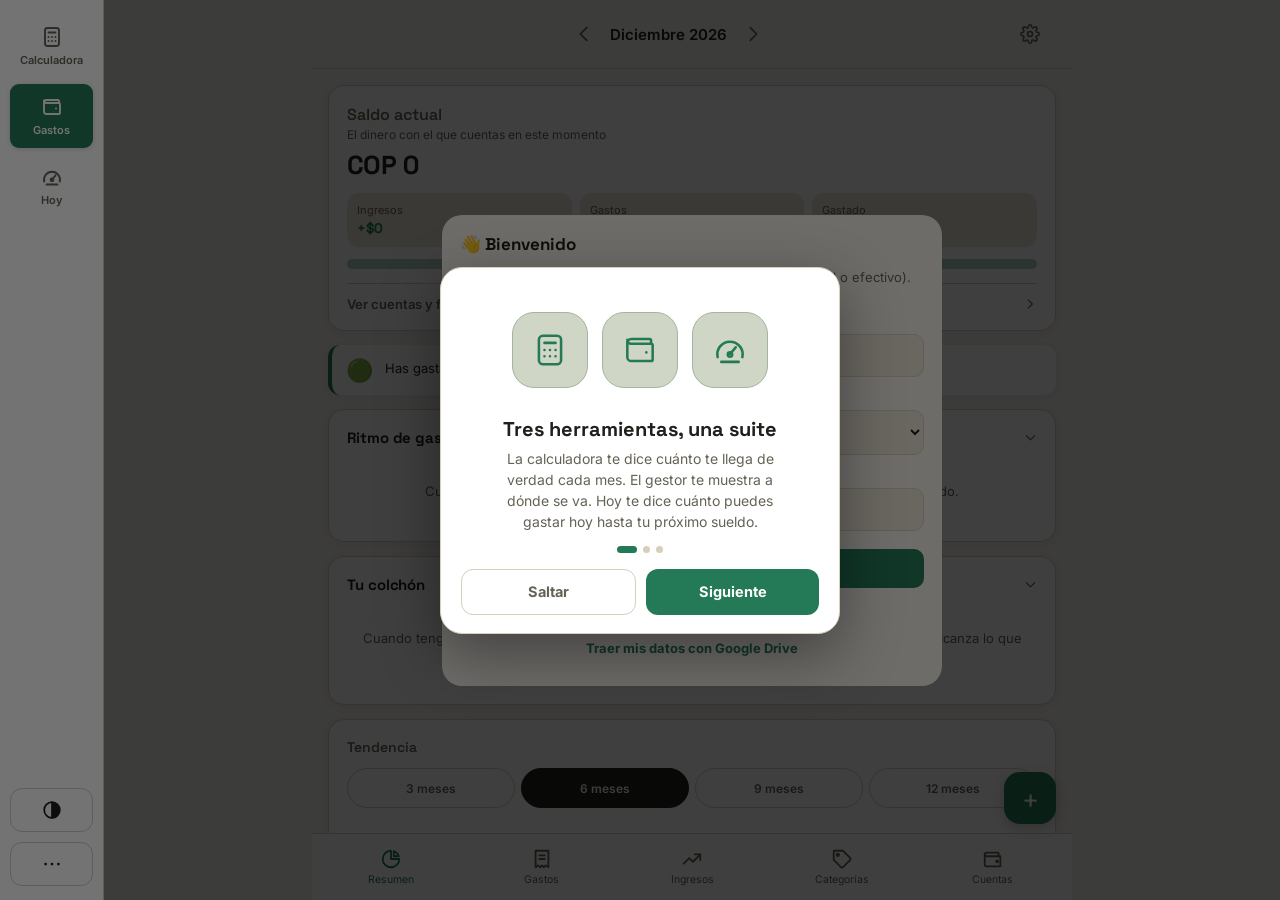
<file: gastos/index.html>
<!DOCTYPE html>
<html lang="es">
<head>
<meta charset="UTF-8">
<meta name="viewport" content="width=device-width, initial-scale=1, viewport-fit=cover">
<title>Mis Finanzas — Panel Financiero</title>
<script>if(window.parent===window) location.replace('../?app=gastos'); else document.documentElement.classList.add("en-suite");   // solo funciona dentro de la suite (respaldo, sincronización y tema son globales)</script>
<link rel="stylesheet" href="../suite-tema.css">
<script src="../suite-tema.js"></script>
<script src="../suite-iconos.js"></script>
<script src="../suite-ui.js"></script>
<script src="../suite-nav.js"></script>
<style>
*{box-sizing:border-box;}
.num{font-family:var(--font-display);}
button{font-family:inherit;}

html,body{margin:0; overflow:hidden; overscroll-behavior:none;}
body{position:fixed; inset:0;}   /* ocupa exactamente lo visible: sin vh/dvh (se desfasan en Android al recargar) */
#app{max-width:var(--col); margin:0 auto; height:100%; display:flex; flex-direction:column; position:relative; overflow:hidden;}



.topbar{
  flex:0 0 auto; position:relative; z-index:20; display:flex; align-items:center; justify-content:space-between;
  padding:12px 16px; min-height:56px; background:var(--bg); border-bottom:1px solid var(--border);
}
.topbar .month-nav{display:flex; align-items:center; gap:4px;}
.topbar-left{display:flex; align-items:center; min-width:0;}
@media (max-width:480px){ .topbar{padding:8px 10px; min-height:52px; gap:4px;} .month-label{min-width:0; font-size:14.5px;} .topbar button.icon-btn{padding:8px; min-width:40px;} }
.topbar button.icon-btn{background:none; border:none; color:var(--text-dim); font-size:20px; cursor:pointer; padding:10px 11px; min-width:44px; min-height:44px; display:inline-flex; align-items:center; justify-content:center; border-radius:10px;}
.topbar button.icon-btn:hover{background:var(--surface-2);}
.month-label{font-size:15px; font-weight:600; min-width:110px; text-align:center;}
.topbar-right{display:flex; align-items:center; gap:4px;}
.theme-toggle,.settings-btn{background:none;border:none;font-size:18px;color:var(--text-dim);cursor:pointer;padding:8px;min-width:44px;min-height:44px;display:inline-flex;align-items:center;justify-content:center;border-radius:10px;}
.theme-toggle:hover,.settings-btn:hover{background:var(--surface-2);}

main{flex:1 1 auto; min-height:0; overflow-y:auto; overscroll-behavior:contain; -webkit-overflow-scrolling:touch; padding:16px 16px 96px;}

.bottom-nav{
  position:relative; flex:0 0 auto; width:100%;
  display:flex; background:var(--surface); border-top:1px solid var(--border); padding:8px 4px calc(8px + env(safe-area-inset-bottom, 0px)); z-index:25; min-height:64px;
}
.nav-btn{
  flex:1; background:none; border:none; color:var(--text-faint); display:flex; flex-direction:column;
  align-items:center; gap:3px; font-size:10.5px; padding:6px 2px; cursor:pointer; border-radius:10px;
}
.nav-btn .ic{font-size:19px;}
.nav-btn.active{color:var(--accent);}

.card{
  background:var(--surface); border:1px solid var(--border); border-radius:var(--radius);
  padding:18px; margin-bottom:14px; box-shadow:var(--shadow);
}
.card-header{display:flex; justify-content:space-between; align-items:flex-end; margin-bottom:12px;}
.card h3{margin:0; font-size:14px; font-weight:600; color:var(--text-dim);}
.big-num{font-size:26px; font-weight:700; letter-spacing:-0.02em; line-height:1.2;}
.sub-label{font-size:12px; color:var(--text-dim); margin-top:2px;}

.flow-bar-wrapper{margin-top:10px;}
.flow-row{margin-bottom:12px;}
.flow-label-row{display:flex; justify-content:space-between; font-size:12.5px; font-weight:600; margin-bottom:6px;}
.bar-track{width:100%; height:10px; background:var(--surface-2); border-radius:99px; overflow:hidden;}
.bar-fill{height:100%; border-radius:99px; transition:width 0.5s ease;}

.donut-container{display:flex; align-items:center; gap:24px; flex-wrap:wrap; justify-content:center; margin:20px 0;}
.donut{width:140px; height:140px; border-radius:50%; position:relative; flex-shrink:0; display:flex; align-items:center; justify-content:center;}
.donut-hole{width:100px; height:100px; background:var(--surface); border-radius:50%; display:flex; flex-direction:column; align-items:center; justify-content:center; text-align:center;}
.donut-legend{flex:1; min-width:180px; display:flex; flex-direction:column; gap:8px;}

.stacked-stack{display:flex; height:24px; border-radius:8px; overflow:hidden; gap:2px; margin:12px 0 6px;}
.stacked-segment{height:100%; transition:width 0.3s;}

.account-row{margin-bottom:14px;}
.account-row:last-child{margin-bottom:0;}
.account-info{display:flex; justify-content:space-between; font-size:13px; font-weight:600; margin-bottom:6px;}
.account-bar-bg{height:10px; background:var(--surface-2); border-radius:6px; overflow:hidden;}
.account-bar-fg{height:100%; border-radius:6px;}

.pill{display:inline-flex; align-items:center; padding:3px 9px; border-radius:99px; font-size:11.5px; font-weight:600;}
.pill.debo{background:color-mix(in srgb, var(--debo) 18%, transparent); color:var(--debo);}
.pill.necesito{background:color-mix(in srgb, var(--necesito) 18%, transparent); color:var(--necesito);}
.pill.quiero{background:color-mix(in srgb, var(--quiero) 18%, transparent); color:var(--quiero);}

.list-item{display:flex; align-items:center; gap:12px; padding:11px 0; border-bottom:1px solid var(--border);}
.list-item:last-child{border-bottom:none;}
.list-item .ic-bubble{width:38px; height:38px; border-radius:11px; background:var(--surface-2); display:flex; align-items:center; justify-content:center; font-size:18px; flex-shrink:0;}
.list-item .ic-bubble.green{background:color-mix(in srgb, var(--positive) 15%, transparent); color:var(--positive);}
.list-item .info{flex:1; min-width:0;}
.list-item .info .title{font-size:14px; font-weight:600; white-space:nowrap; overflow:hidden; text-overflow:ellipsis;}
.list-item .info .meta{font-size:11.5px; color:var(--text-dim); margin-top:2px;}
.list-item .amount{font-weight:700; font-size:14px; white-space:nowrap;}
.list-item .amount.neg{color:var(--danger);}
.list-item .amount.pos{color:var(--positive);}

.empty-state{text-align:center; padding:24px 12px; color:var(--text-dim); font-size:13px;}
.btn{border:none; border-radius:var(--radius-sm); padding:11px 16px; font-weight:600; font-size:14px; cursor:pointer;}
.btn-primary{background:var(--accent); color:var(--accent-ink);}
.btn-secondary{background:var(--surface-2); color:var(--text); border:1px solid var(--border);}
.btn-block{width:100%;}
.btn-ghost{background:none; color:var(--text-dim); border:none; font-size:13px; cursor:pointer; padding:8px 10px; min-height:44px; min-width:44px; border-radius:10px; display:inline-flex; align-items:center; justify-content:center; gap:6px;}
.btn-ghost:hover{background:var(--surface-2);}

.fab {
  position: absolute; 
  bottom: calc(76px + env(safe-area-inset-bottom, 0px)); 
  right: 16px; 
  width: 52px; 
  height: 52px; 
  border-radius: 16px; 
  background: var(--accent); 
  color: var(--accent-ink); 
  border: none;
  font-size: 26px; 
  box-shadow: 0 4px 14px rgba(0,0,0,.2); 
  cursor: pointer; 
  z-index: 30;
}

.tabs{display:flex; gap:6px; margin-bottom:14px; overflow-x:auto;}
.tab{
  padding:9px 14px; min-height:40px; display:inline-flex; align-items:center; justify-content:center; border-radius:99px; border:1px solid var(--border); background:var(--surface); color:var(--text-dim);
  font-size:12.5px; font-weight:600; white-space:nowrap; cursor:pointer;
  transition: all 0.2s ease;
}
.tab.active{background:var(--text); color:var(--bg); border-color:var(--text);}
.tab-content { display: none; }
.tab-content.active { display: block; }

input,select,textarea{
  width:100%; background:var(--surface-2); border:1px solid var(--border); border-radius:var(--radius-sm);
  padding:11px 12px; color:var(--text); font-size:15px; font-family:inherit;
}
input:focus,select:focus,textarea:focus{outline:2px solid var(--accent); outline-offset:0;}
label{font-size:12.5px; color:var(--text-dim); font-weight:600; display:block; margin:12px 0 6px;}
label:first-child{margin-top:0;}

.modal-overlay{position:fixed; inset:0; background:rgba(0,0,0,.45); display:flex; align-items:flex-end; justify-content:center; z-index:50;}
.modal-overlay.center{align-items:center; padding:16px;}
.modal-sheet{background:var(--bg); width:100%; max-width:500px; border-radius:20px 20px 0 0; padding:18px; max-height:88vh; overflow-y:auto;}
.modal-overlay.center .modal-sheet{border-radius:20px;}
.modal-sheet{animation:sheetUp .22s ease-out;}
@keyframes sheetUp{from{transform:translateY(28px); opacity:0;} to{transform:none; opacity:1;}}
.modal-overlay:not(.center) .modal-sheet::before{content:''; display:block; width:40px; height:4px; border-radius:2px; background:var(--border); margin:-6px auto 10px;}
.ic-bubble svg,.btn svg{width:20px; height:20px;} .btn svg{width:16px; height:16px; vertical-align:-3px; margin-right:2px;}
.btn-ghost svg{width:18px; height:18px;}
.chev svg{width:14px; height:14px; vertical-align:-2px;}
.modal-head{display:flex; align-items:center; justify-content:space-between; margin-bottom:14px;}
.modal-head h3{margin:0; font-size:17px;}
.close-x{background:none; border:none; font-size:20px; color:var(--text-dim); cursor:pointer; padding:10px; min-width:44px; min-height:44px; display:inline-flex; align-items:center; justify-content:center; border-radius:10px;}
.close-x:hover{background:var(--surface-2);}
.footer-note{text-align:center; font-size:11px; color:var(--text-faint); padding:18px 8px 4px; line-height:1.6;}
.legend-dot{width:10px;height:10px;border-radius:50%;display:inline-block;}

.alert-box {
  padding: 14px;
  border-radius: 12px;
  margin-bottom: 14px;
  background: var(--surface);
  box-shadow: var(--shadow);
  display: flex;
  gap: 12px;
  align-items: flex-start;
}
summary{list-style:none;} summary::-webkit-details-marker{display:none;}
.chev{display:inline-block; transition:transform .2s; color:var(--text-faint); font-size:12px;}
details[open] > summary .chev{transform:rotate(90deg);}
.cat-card{padding:0;} .cat-card summary{display:flex; align-items:center; gap:12px; padding:14px 18px; cursor:pointer;}
.cat-card .cat-body{padding:0 18px 14px;}
.nav-btn .ic svg{display:block;}
.kpis{display:flex; gap:8px; margin:12px 0;}
.kpi{flex:1; background:var(--surface-2); border-radius:12px; padding:10px; min-width:0;}
.kpi .l{font-size:11px; color:var(--text-dim);} .kpi .v{font-weight:700; font-size:14px; margin-top:2px; white-space:nowrap;}
.fold{margin-top:14px; border-top:1px solid var(--border); padding-top:12px;}
.fold > summary, .sec-sum{cursor:pointer; font-size:13px; font-weight:600; color:var(--text-dim); display:flex; justify-content:space-between; align-items:center;}
.sec-sum{margin-bottom:12px;} .sec:not([open]) .sec-sum{margin-bottom:0;}
.icon-grid{display:grid; grid-template-columns:repeat(8,1fr); gap:6px;}
.ic-opt{background:var(--surface-2); border:1px solid var(--border); border-radius:10px; font-size:20px; padding:6px 0; cursor:pointer;}
.ic-opt.sel{outline:2px solid var(--accent);}
.grp-sum{display:flex; align-items:center; gap:12px; padding:11px 0; cursor:pointer; border-bottom:1px solid var(--border);}
.grp .grp-items{padding-left:50px;}
.btn-danger-link{background:none; border:none; color:var(--danger); font-weight:600; font-size:13px; cursor:pointer; padding:10px 14px; margin:10px auto 0; display:block; min-height:40px; border-radius:8px;}
.btn-danger-link:hover{background:color-mix(in srgb, var(--danger) 12%, transparent);}
.btn-danger{background:var(--danger); color:#fff;}
#toast-root{position:fixed; left:0; right:0; bottom:calc(140px + env(safe-area-inset-bottom, 0px)); display:flex; justify-content:center; z-index:70; pointer-events:none; padding:0 16px;}
.toast{pointer-events:auto; background:var(--text); color:var(--bg); padding:11px 14px; border-radius:12px; display:flex; align-items:center; gap:14px; font-size:13.5px; box-shadow:0 6px 20px rgba(0,0,0,.25); max-width:480px;}
.toast button{background:none; border:none; color:var(--accent); font-weight:700; font-size:13.5px; cursor:pointer; padding:4px 6px; min-height:32px;}
.trend-svg{width:100%; height:auto; display:block;}
.trend-svg text{fill:var(--text-faint); font-family:inherit;}
.trend-legend{display:flex; gap:14px; font-size:11.5px; color:var(--text-dim); margin-top:6px; flex-wrap:wrap;}
.trend-legend span{display:inline-flex; align-items:center; gap:5px;}
.move-row{cursor:pointer;}
.deb-card{display:block; width:100%; text-align:left; background:var(--surface); border:1px solid var(--border); border-radius:16px; padding:14px; margin-bottom:10px; color:var(--text); font-family:inherit; cursor:pointer; box-shadow:var(--shadow);}
.deb-top{display:flex; align-items:center; gap:10px;}
.deb-ic{width:36px; height:36px; border-radius:11px; background:var(--surface-2); display:inline-flex; align-items:center; justify-content:center; color:var(--accent); flex:0 0 auto;}
.deb-name{flex:1; min-width:0; font-weight:700; font-size:14.5px; overflow:hidden; text-overflow:ellipsis; white-space:nowrap;}
.deb-saldo{font-family:var(--font-display); font-variant-numeric:tabular-nums; font-weight:700; font-size:18px;}
.deb-bar{height:8px; border-radius:4px; background:var(--surface-2); overflow:hidden; margin:10px 0 6px;}
.deb-bar>div{height:100%; background:var(--accent); border-radius:4px;}
.deb-bar.alto>div{background:var(--danger);}
.deb-sub{font-size:12.5px; color:var(--text-dim); line-height:1.4;}
.deb-chips{display:flex; gap:8px; flex-wrap:wrap; margin-top:8px; font-size:11.5px; color:var(--text-dim);}
.deb-chips>span{background:var(--surface-2); border-radius:8px; padding:3px 8px;}
.deb-act{background:var(--surface-2); color:var(--text); border:none; border-radius:10px; padding:8px 14px; min-height:40px; font-weight:600; font-size:13px; cursor:pointer;}
.deb-grid{display:grid; grid-template-columns:1fr 1fr; gap:10px 12px; margin-top:12px;}
.deb-grid>div{background:var(--surface-2); border-radius:10px; padding:8px 10px;} .deb-grid span{display:block; font-size:11px; color:var(--text-dim);} .deb-grid b{font-size:13px; font-variant-numeric:tabular-nums;}
.deb-pagos{border:1px solid var(--border); border-radius:12px; padding:4px 10px;}
.deb-row{display:flex; gap:10px; align-items:center; padding:7px 0; font-size:12.5px; border-bottom:1px solid var(--border); font-variant-numeric:tabular-nums;} .deb-row:last-child{border-bottom:none;}
.deb-proy{margin-top:14px; padding-top:12px; border-top:1px solid var(--border);}
.deb-proy-t{font-size:13px; font-weight:700; color:var(--text-dim); margin-bottom:6px; display:flex; align-items:center; gap:6px;}
.deb-proy-r{display:flex; justify-content:space-between; align-items:baseline; gap:10px; padding:4px 0; font-size:13.5px;} .deb-proy-r b{font-family:var(--font-display); font-variant-numeric:tabular-nums;}
.deb-proy-tot{border-top:1px dashed var(--border); margin-top:4px; padding-top:8px; font-weight:700;}
.deb-consejo{border-left:4px solid var(--accent);}
.tj-disp{display:flex; justify-content:space-between; align-items:baseline; gap:10px; margin:10px 0 2px;} .tj-disp span{font-size:13px; color:var(--text-dim);} .tj-disp b{font-family:var(--font-display); font-size:24px; font-variant-numeric:tabular-nums;}
.wiz-op{display:block; width:100%; text-align:left; background:var(--surface-2); border:1px solid var(--border); border-radius:14px; padding:14px; margin-bottom:10px; color:var(--text); font-family:inherit; cursor:pointer;}
.wiz-op b{display:block; font-size:15px; margin-bottom:3px;} .wiz-op span{font-size:12.5px; color:var(--text-dim);}
.wiz-dots{display:flex; gap:6px; margin-bottom:6px;} .wiz-dots i{flex:1; height:4px; border-radius:2px; background:var(--border);} .wiz-dots i.on{background:var(--accent);}
.wiz-ayuda{margin-top:8px; font-size:12.5px; color:var(--text-dim);} .wiz-ayuda summary{cursor:pointer; color:var(--accent); font-weight:600; min-height:32px; display:flex; align-items:center;} .wiz-ayuda>div{background:var(--surface-2); border-radius:10px; padding:10px; line-height:1.5;}
.wiz-radio{display:flex; gap:10px; align-items:flex-start; padding:8px 0; font-size:13.5px; cursor:pointer;} .wiz-radio input{margin-top:3px; width:auto; min-height:0;}
.wiz-prev{background:var(--surface-2); border-radius:12px; padding:10px 12px; margin-top:10px; font-size:13px; line-height:1.5;}
.wiz-err{background:color-mix(in srgb,var(--danger) 14%,var(--surface)); border:1px solid var(--danger); border-radius:10px; padding:8px 10px; font-size:12.5px; margin-top:12px;}
.acc-meta{display:block; height:6px; border-radius:3px; background:rgba(255,255,255,.25); margin-top:6px;} .acc-meta>span{display:block; height:100%; background:#fff; border-radius:3px;}
.acc-metatxt{font-size:11px; opacity:.92;}
.swatches{display:flex; flex-wrap:wrap; gap:10px; margin:6px 0 4px;}
.sw{width:34px; height:34px; border-radius:50%; border:2px solid transparent; cursor:pointer; padding:0; position:relative;}
.sw::after{content:''; position:absolute; inset:-5px;}
.sw.on{box-shadow:0 0 0 2px var(--surface), 0 0 0 4px var(--text);}
.sec-peek{margin-left:auto; margin-right:10px; font-size:12.5px; font-weight:600; color:var(--text-dim); font-variant-numeric:tabular-nums;}
details[open] > summary .sec-peek{display:none;}
.trend-m{cursor:pointer; outline:none;}
.trend-m:hover .hit{fill:color-mix(in srgb, var(--accent) 10%, transparent);}
.trend-m:focus-visible .hit{stroke:var(--accent); stroke-width:1.5;}
.acc-head{display:flex; align-items:baseline; justify-content:space-between; margin:4px 2px 8px;}
.acc-carousel{display:flex; gap:12px; overflow-x:auto; scroll-snap-type:x mandatory; padding:2px 16px 14px; margin:0 -16px; scrollbar-width:none; -webkit-overflow-scrolling:touch;}
.acc-carousel::-webkit-scrollbar{display:none;}
.acc-slot{flex:0 0 min(78%, 280px); scroll-snap-align:center;}
.acc-card{width:100%; min-height:152px; border:none; border-radius:20px; padding:16px; text-align:left; cursor:pointer; color:#fff; display:flex; flex-direction:column; gap:4px; position:relative; overflow:hidden;
  background:linear-gradient(135deg, color-mix(in srgb, var(--c) 78%, #000), color-mix(in srgb, var(--c) 46%, #000)); box-shadow:0 8px 20px color-mix(in srgb, var(--c) 28%, transparent); font-family:inherit; transition:transform .15s;}
.acc-card::after{content:''; position:absolute; right:-30px; top:-30px; width:120px; height:120px; border-radius:50%; background:rgba(255,255,255,.10);}
.acc-card:active{transform:scale(.98);}
.acc-top{display:flex; align-items:center; gap:8px; font-size:12px; font-weight:600; opacity:.92;}
.acc-ic{width:34px; height:34px; border-radius:11px; background:rgba(255,255,255,.18); display:inline-flex; align-items:center; justify-content:center;}
.acc-name{font-size:15px; font-weight:700; margin-top:10px; overflow:hidden; text-overflow:ellipsis; white-space:nowrap;}
.acc-bal{font-family:var(--font-display); font-variant-numeric:tabular-nums; font-size:26px; font-weight:700; letter-spacing:-.01em;}
.acc-flow{display:flex; justify-content:space-between; font-size:11.5px; opacity:.9; margin-top:auto; padding-top:8px; font-variant-numeric:tabular-nums;}
.acc-add{background:var(--surface); color:var(--text-dim); border:2px dashed var(--border); box-shadow:none; align-items:center; justify-content:center; gap:8px; font-weight:600; font-size:14px;}
.acc-add::after{display:none;}
.acc-plus{width:48px; height:48px; border-radius:50%; background:var(--surface-2); display:inline-flex; align-items:center; justify-content:center; color:var(--accent);}
@media (min-width:600px){ .acc-carousel{flex-wrap:wrap; overflow:visible; scroll-snap-type:none;} .acc-slot{flex:0 0 calc(50% - 6px);} }

/* ---- resumen por bloques, pago de tarjetas y opciones ---- */
.card .sec-titulo{font-size:15px; font-weight:700; margin:0; color:var(--text); letter-spacing:-.005em;}
.colchon-escala{display:flex; justify-content:space-between; font-size:11px; color:var(--text-faint);}
.btn-bloques{display:flex; align-items:center; justify-content:center; gap:8px; width:100%; min-height:48px; margin:6px 0 4px; border:1px dashed var(--border); border-radius:var(--radius); background:transparent; color:var(--text-dim); font-family:inherit; font-size:14px; font-weight:600; cursor:pointer;}
.btn-bloques:hover{background:var(--surface); color:var(--text);}
.bq-fila{display:flex; align-items:center; gap:10px; padding:10px 0; border-bottom:1px solid var(--border);}
.bq-fila label{flex:1; display:flex; gap:10px; align-items:flex-start; margin:0; cursor:pointer; font-size:14px; font-weight:600; color:var(--text);}
.bq-fila label input{width:20px; height:20px; min-height:0; margin:2px 0 0; flex:0 0 auto; accent-color:var(--accent);}
.bq-fila small{display:block; font-weight:400; font-size:12px; color:var(--text-dim); line-height:1.4; margin-top:2px;}
.bq-fila.off label{color:var(--text-dim);}
.bq-mover{display:flex; gap:4px;}
.bq-mover button{width:40px; height:40px; border-radius:10px; border:1px solid var(--border); background:var(--surface-2); color:var(--text); display:inline-flex; align-items:center; justify-content:center; cursor:pointer;}
.bq-mover button:disabled{opacity:.3; cursor:default;}
.chip-var{font-size:12px; font-weight:700; padding:3px 8px; border-radius:20px; white-space:nowrap;}
.chip-var.sube{background:color-mix(in srgb,var(--positive) 16%,transparent); color:var(--positive);}
.chip-var.baja{background:color-mix(in srgb,var(--danger) 14%,transparent); color:var(--danger);}
.cupo-box{display:flex; align-items:center; gap:18px; flex-wrap:wrap;}
.cupo-fila{display:flex; justify-content:space-between; gap:10px; font-size:13px; padding:7px 0; border-bottom:1px solid var(--border);}
.cupo-fila span:last-child{color:var(--text-dim); font-variant-numeric:tabular-nums; text-align:right;}
.fe-fila, .opc-fila{display:flex; gap:10px; align-items:flex-start; margin:12px 0 0; font-size:13.5px; font-weight:600; color:var(--text); cursor:pointer;}
.fe-fila input, .opc-fila input{width:20px; height:20px; min-height:0; margin:1px 0 0; flex:0 0 auto; accent-color:var(--accent);}
.opc-fila small{display:block; font-weight:400; font-size:12px; color:var(--text-dim); line-height:1.45; margin-top:2px;}

/* ---- registro de transferencias, pagos y ajustes ---- */
.mov-tr .tr-exp{font-size:11.5px; color:var(--text-faint); line-height:1.4; margin-top:2px; white-space:normal;}
.tr-tag{font-size:10.5px; font-weight:600; color:var(--text-dim); background:var(--surface-2); border:1px solid var(--border); border-radius:10px; padding:1px 7px; margin-left:4px; white-space:nowrap;}
.tr-explica{font-size:12.5px; color:var(--text-dim); line-height:1.45; margin-top:10px; padding:9px 11px; border-radius:10px; background:var(--surface-2); border:1px solid var(--border);}
.tr-tag.ok{color:var(--positive); border-color:color-mix(in srgb,var(--positive) 40%,transparent);}
.tr-tag.pend{color:var(--necesito); border-color:color-mix(in srgb,var(--necesito) 45%,transparent);}
</style>
</head>
<body>
<div id="app">
  <div class="topbar">
    <div class="topbar-left" id="navSlotL"></div>
    <div class="month-nav">
      <button class="icon-btn" id="prevMonth">‹</button>
      <div class="month-label" id="monthLabel">—</div>
      <button class="icon-btn" id="nextMonth">›</button>
    </div>
    <div class="topbar-right">
      <button class="settings-btn" id="settingsBtn" title="Ajustes y respaldo">⚙</button>
      <span id="navSlotR"></span>
    </div>
  </div>
  <main id="view"></main>
  <nav class="bottom-nav">
    <button class="nav-btn active" data-view="resumen"><span class="ic"><svg viewBox="0 0 24 24" width="22" height="22" fill="none" stroke="currentColor" stroke-width="2" stroke-linecap="round" stroke-linejoin="round"><path d="M21 12A9 9 0 1 1 12 3v9z"/><path d="M15 3.5A9 9 0 0 1 20.5 9H15z"/></svg></span>Resumen</button>
    <button class="nav-btn" data-view="movimientos"><span class="ic"><svg viewBox="0 0 24 24" width="22" height="22" fill="none" stroke="currentColor" stroke-width="2" stroke-linecap="round" stroke-linejoin="round"><path d="M5 3h14v18l-3-2-2 2-2-2-2 2-2-2-3 2z"/><path d="M9 8h6M9 12h6"/></svg></span>Gastos</button>
    <button class="nav-btn" data-view="ingresos"><span class="ic"><svg viewBox="0 0 24 24" width="22" height="22" fill="none" stroke="currentColor" stroke-width="2" stroke-linecap="round" stroke-linejoin="round"><path d="M3 17l6-6 4 4 8-8"/><path d="M15 7h6v6"/></svg></span>Ingresos</button>
    <button class="nav-btn" data-view="categorias"><span class="ic"><svg viewBox="0 0 24 24" width="22" height="22" fill="none" stroke="currentColor" stroke-width="2" stroke-linecap="round" stroke-linejoin="round"><path d="M20.6 13.4l-7.2 7.2a2 2 0 0 1-2.8 0L3 13V3h10l7.6 7.6a2 2 0 0 1 0 2.8z"/><circle cx="7.5" cy="7.5" r="1.2"/></svg></span>Categorías</button>
    <button class="nav-btn" data-view="cuentas"><span class="ic"><svg viewBox="0 0 24 24" width="22" height="22" fill="none" stroke="currentColor" stroke-width="2" stroke-linecap="round" stroke-linejoin="round"><path d="M3 7a2 2 0 0 1 2-2h13v4"/><path d="M3 7v11a2 2 0 0 0 2 2h15V9H5a2 2 0 0 1-2-2z"/><circle cx="16.5" cy="14.5" r="1"/></svg></span>Cuentas</button>
  </nav>
<button class="fab" id="fabAdd" title="Añadir" aria-label="Añadir">+</button>
</div>
<div id="modal-root"></div>
<div id="toast-root" aria-live="polite"></div>

<script>
const STORAGE_KEY = 'finanzas_app_v12';
// Bloques del Resumen que se pueden quitar o agregar (el saldo y la alerta siempre se muestran)
const BLOQUES_IDS = ['ritmo','colchon','tendencia','saldoMes','cupo','hormiga','ingresos','gastos','categorias','naturaleza'];
const BLOQUES_DEF = ['ritmo','colchon','tendencia','cupo','hormiga','ingresos','gastos','categorias','naturaleza'];
const syncActiva = () => { try{ return localStorage.getItem('suite_sync_on')==='1'; }catch(e){ return false; } };
const APP_VERSION = 13;
let storageOk = true;

/* ---------- utilidades base ---------- */
const esc = s => String(s==null?'':s).replace(/[&<>"']/g, c=>({'&':'&amp;','<':'&lt;','>':'&gt;','"':'&quot;',"'":'&#39;'}[c]));
function fixNum(n){ n = Number(n); if(!Number.isFinite(n)) return 0; if(Number.isInteger(n)) return n; return Math.round(n*100)/100; }
const DATE_RE = /^\d{4}-\d{2}-\d{2}$/;
const MONTH_RE = /^\d{4}-\d{2}$/;
const NIVELES = ['debo','necesito','quiero'];
const PALETA = ['#3F8F6B','#4C7BD9','#C98A12','#9A4A93','#D1495B','#2AA9A9','#7A6BC9','#B9693A','#5E9FB0','#8A9A3B'];
const HEX_RE = /^#[0-9a-fA-F]{6}$/;
let _coloresAsignados = false;
const colorPorIndice = i => PALETA[i % PALETA.length];
function siguienteColor(lista){ const usados = new Set(lista.map(x=>x.color)); return PALETA.find(c=>!usados.has(c)) || colorPorIndice(lista.length); }
const OLD_GLYPHS = {'⌂':'🏠','⛘':'🚌','◍':'🍽️','☘':'🐾','☺':'🙂','✚':'🧘','◈':'💳'};
let IDX = null, _today = null, recoveredCorrupt = false;

function defaultCategories(){
  return [
    {id:'hogar', name:'Hogar', icon:'🏠', subcats:[
      {id:'arriendo', name:'Arriendo', nivel:'debo'},
      {id:'internet', name:'Internet / TV / Datos', nivel:'debo'},
      {id:'electricidad', name:'Electricidad', nivel:'debo'},
      {id:'gas', name:'Gas', nivel:'debo'},
      {id:'agua', name:'Agua y alcantarillado', nivel:'debo'},
      {id:'administracion', name:'Administración', nivel:'debo'},
    ]},
    {id:'transporte', name:'Transporte', icon:'🚌', subcats:[
      {id:'transporte_publico', name:'Transporte público', nivel:'necesito'},
      {id:'app_transporte', name:'App de transporte', nivel:'quiero'},
      {id:'bicitaxi', name:'Bicitaxi', nivel:'quiero'},
    ]},
    {id:'comida', name:'Comida', icon:'🍽️', subcats:[
      {id:'mercado', name:'Mercado', nivel:'debo'},
      {id:'restaurantes', name:'Restaurantes y domicilios', nivel:'quiero'},
    ]},
    {id:'mascotas', name:'Mascotas', icon:'🐾', subcats:[
      {id:'comida_mascota', name:'Comida', nivel:'debo'},
      {id:'medicos_mascota', name:'Médicos', nivel:'necesito'},
      {id:'limpieza_mascota', name:'Limpieza', nivel:'debo'},
      {id:'juguetes_mascota', name:'Juguetes', nivel:'quiero'},
    ]},
    {id:'personales', name:'Gastos personales', icon:'🙂', subcats:[
      {id:'citas_medicas', name:'Citas Medicas', nivel:'necesito'},
      {id:'peluqueria', name:'Peluquería', nivel:'quiero'},
      {id:'compras_online', name:'Compras online', nivel:'quiero'},
      {id:'cuotas_tarjetas', name:'Cuotas de manejo de tarjetas', nivel:'debo'},
      {id:'membresias', name:'Membresías / suscripciones', nivel:'necesito'},
      {id:'citas', name:'Citas', nivel:'quiero'},
      {id:'salidas_amigos', name:'Salidas amigos', nivel:'quiero'},
    ]},
    {id:'bienestar', name:'Bienestar físico y mental', icon:'🧘', subcats:[
      {id:'psicologia', name:'Psicología', nivel:'necesito'},
      {id:'medicina_prepagada', name:'Medicina prepagada', nivel:'necesito'},
      {id:'entrenador', name:'Entrenador personal', nivel:'quiero'},
      {id:'gimnasio', name:'Gimnasio', nivel:'quiero'},
    ]},
    {id:'prestamos', name:'Préstamos', icon:'💳', subcats:[
      {id:'compra_cartera', name:'Compra de cartera', nivel:'debo'},
      {id:'credito_leasing', name:'Crédito / leasing', nivel:'debo'},
    ]},
  ];
}

function asignarColores(cats){ cats.forEach((c,i)=>{ if(!c.color) c.color = colorPorIndice(i); }); return cats; }
function defaultState(){
  return {
    version: APP_VERSION,
    opciones: {},
    viewingMonth: monthKey(new Date()),
    accounts: [],
    categories: asignarColores(defaultCategories()),
    incomes: [],
    expenses: [],
    icons: {},
    ui: {},
    transfers: [],
    adjustments: [],
    debts: [],
    bienes: [],
  };
}

function uid(){ return Math.random().toString(36).slice(2,10)+Date.now().toString(36).slice(-4); }
function monthKey(d){ return d.getFullYear()+'-'+String(d.getMonth()+1).padStart(2,'0'); }

let STATE;
const cleanText = (v,max=120)=> (typeof v==='string'||typeof v==='number') ? String(v).slice(0,max) : '';
const cleanId = v => cleanText(v,40).replace(/[^\w.\-:]/g,'_');
const numOr0 = v => { const n=Number(v); return Number.isFinite(n)?n:0; };
function makeUniq(){ const s=new Set(); return id=>{ id=cleanId(id); if(!id||s.has(id)) id=uid(); s.add(id); return id; }; }
const isObj = o => o && typeof o==='object' && !Array.isArray(o);

// Valida y limpia CUALQUIER estado (carga local o backup importado). Devuelve null si no sirve.
function sanitizeState(raw, strict){
  if(!isObj(raw)) return null;
  if(strict && !Array.isArray(raw.categories)) return null;
  const S = defaultState();
  const ua = makeUniq();
  S.accounts = (Array.isArray(raw.accounts)?raw.accounts:[]).filter(isObj).map(a=>({
    id: ua(a.id), name: cleanText(a.name,60)||'Cuenta', balance: fixNum(a.balance),
    ...(typeof a.inicial==='number' && Number.isFinite(a.inicial) ? {inicial: fixNum(a.inicial)} : {}),
    ...(['efectivo','banco','tarjeta','ahorro'].includes(a.type) ? {type:a.type} : {}),
    ...(HEX_RE.test(a.color) ? {color:a.color} : {}),
    ...(numOr0(a.cupo)>0 ? {cupo:fixNum(a.cupo)} : {}),
    ...(numOr0(a.tasaM)>0 && numOr0(a.tasaM)<=0.15 ? {tasaM:numOr0(a.tasaM)} : {}),
    ...(Number.isInteger(Number(a.diaCorte)) && Number(a.diaCorte)>=1 && Number(a.diaCorte)<=31 ? {diaCorte:Number(a.diaCorte)} : {}),
    ...(numOr0(a.meta)>0 ? {meta:fixNum(a.meta)} : {}),
    ...(numOr0(a.pctMes)>0 && numOr0(a.pctMes)<=100 ? {pctMes:numOr0(a.pctMes)} : {})
  }));
  S.accounts.forEach((a,i)=>{ if(!a.color){ a.color = colorPorIndice(i+1); _coloresAsignados = true; } });
  const ud = makeUniq();
  S.debts = (Array.isArray(raw.debts)?raw.debts:[]).filter(isObj).map(d=>{
    const b = isObj(d.base) ? d.base : {}; if(!DATE_RE.test(b.fecha) || !(numOr0(b.saldo)>=0)) return null;
    const t = Number(d.tasaM);
    return { id: ud(d.id), tipo:'credito', nombre: cleanText(d.nombre,60)||'Deuda', catId: cleanId(d.catId), subId: cleanId(d.subId),
      base:{fecha:b.fecha, saldo:fixNum(b.saldo)}, cuota: fixNum(Math.max(0,numOr0(d.cuota))),
      vivienda: d.vivienda===true, seguro: fixNum(Math.max(0,numOr0(d.seguro))), tasaM: (Number.isFinite(t) && t>=0 && t<=0.5) ? t : 0, tasaFuente: d.tasaFuente==='dada' ? 'dada' : 'calculada',
      original: (isObj(d.original) && numOr0(d.original.monto)>0) ? {monto:fixNum(d.original.monto)} : null,
      ajustes: (Array.isArray(d.ajustes)?d.ajustes:[]).filter(isObj).map(a=>(DATE_RE.test(a.fecha) && numOr0(a.saldo)>=0) ? {fecha:a.fecha, saldo:fixNum(a.saldo)} : null).filter(Boolean),
      creada: DATE_RE.test(d.creada) ? d.creada : b.fecha };
  }).filter(Boolean);
  const ub = makeUniq();
  S.bienes = (Array.isArray(raw.bienes)?raw.bienes:[]).filter(isObj).map(b=>({ id: ub(b.id), nombre: cleanText(b.nombre,60)||'Bien', tipo: ['inmueble','vehiculo','inversion','otro'].includes(b.tipo) ? b.tipo : 'otro', valor: fixNum(Math.max(0,numOr0(b.valor))) }));
  const uc = makeUniq();
  S.categories = (Array.isArray(raw.categories)?raw.categories:[]).filter(isObj).map(c=>{
    const us = makeUniq(); let icon = cleanText(c.icon,8)||'•'; if(OLD_GLYPHS[icon]) icon = OLD_GLYPHS[icon];
    let color = HEX_RE.test(c.color) ? c.color : null; if(!color){ color = colorPorIndice(S._ci||0); _coloresAsignados = true; } S._ci = (S._ci||0)+1;
    return { id: uc(c.id), name: cleanText(c.name,60)||'Categoría', icon, color,
      subcats: (Array.isArray(c.subcats)?c.subcats:[]).filter(isObj).map(s=>({
        id: us(s.id), name: cleanText(s.name,60)||'Subcategoría', nivel: NIVELES.includes(s.nivel)?s.nivel:'necesito' })) };
  });
  delete S._ci;
  if(!S.categories.length) S.categories = asignarColores(defaultCategories());
  const ue = makeUniq(), ui = makeUniq(), ut = makeUniq(), uj = makeUniq();
  S.expenses = (Array.isArray(raw.expenses)?raw.expenses:[]).filter(isObj).map(e=>{
    if(!DATE_RE.test(e.date) || !(numOr0(e.amount)>0)) return null;
    return { id: ue(e.id), date: e.date, time: cleanText(e.time,12), timestamp: numOr0(e.timestamp), amount: fixNum(e.amount),
      desc: cleanText(e.desc,120), catId: cleanId(e.catId), subId: cleanId(e.subId),
      nivel: NIVELES.includes(e.nivel)?e.nivel:'quiero', accountId: cleanId(e.accountId), applied: e.applied===false?false:true, ...(e.fe===true ? {fe:true} : {}), ...(e.noGasto===true ? {noGasto:true} : {}),
    ...(Number.isInteger(Number(e.cuotas)) && Number(e.cuotas)>1 && Number(e.cuotas)<=120 ? {cuotas:Number(e.cuotas)} : {}) };
  }).filter(Boolean);
  S.incomes = (Array.isArray(raw.incomes)?raw.incomes:[]).filter(isObj).map(i=>{
    if(!DATE_RE.test(i.date) || !(numOr0(i.amount)>0)) return null;
    return { id: ui(i.id), date: i.date, time: cleanText(i.time,12), timestamp: numOr0(i.timestamp), amount: fixNum(i.amount),
      desc: cleanText(i.desc,120), accountId: cleanId(i.accountId), applied: i.applied===false?false:true, ...(i.noIngreso===true ? {noIngreso:true} : {}) };
  }).filter(Boolean);
  S.transfers = (Array.isArray(raw.transfers)?raw.transfers:[]).filter(isObj).map(t=>{
    if(!DATE_RE.test(t.date) || !(numOr0(t.amount)>0)) return null;
    const desc = cleanText(t.desc, 80);
    return { id: ut(t.id), date: t.date, timestamp: numOr0(t.timestamp), fromId: cleanId(t.fromId), toId: cleanId(t.toId), amount: fixNum(t.amount), ...(desc ? {desc} : {}) };
  }).filter(Boolean);
  S.adjustments = (Array.isArray(raw.adjustments)?raw.adjustments:[]).filter(isObj).map(a=>{
    if(!DATE_RE.test(a.date) || !numOr0(a.amount)) return null;
    return { id: uj(a.id), date: a.date, timestamp: numOr0(a.timestamp), accountId: cleanId(a.accountId), amount: fixNum(a.amount) };
  }).filter(Boolean);
  S.icons = {};
  if(isObj(raw.icons)) Object.keys(raw.icons).slice(0,300).forEach(k=>{ const v=cleanText(raw.icons[k],8); if(v) S.icons[cleanText(k,80)] = v; });
  S.ui = {};
  if(isObj(raw.ui)) Object.keys(raw.ui).slice(0,300).forEach(k=>{ const v=raw.ui[k]; if(typeof v==='boolean'||typeof v==='number') S.ui[cleanText(k,100)] = v; });
  if(isObj(raw.opciones)){ const o = raw.opciones;
    if(o.facturaE===true) S.opciones.facturaE = true;
    if(Array.isArray(o.bloques)) S.opciones.bloques = o.bloques.filter(b=>typeof b==='string' && BLOQUES_IDS.includes(b)).filter((b,i,a)=>a.indexOf(b)===i); }
  S.viewingMonth = MONTH_RE.test(raw.viewingMonth) ? raw.viewingMonth : monthKey(new Date());
  if(DATE_RE.test(raw.lastBackup)) S.lastBackup = raw.lastBackup;
  S.version = APP_VERSION;
  return S;
}

function loadState(){
  let raw = null;
  try{ raw = localStorage.getItem(STORAGE_KEY); }catch(e){ storageOk = false; }
  if(raw){
    try{
      const clean = sanitizeState(JSON.parse(raw), false);
      if(!clean) throw new Error('formato');
      STATE = clean; const migro = migrarSaldoInicial(); recalcularSaldos(); if(_coloresAsignados || migro) saveState(); return;
    }catch(e){
      // Dato dañado: se guarda una copia aparte ANTES de que saveState() lo pise
      try{
        if(!localStorage.getItem(STORAGE_KEY+'_corrupto')){
          localStorage.setItem(STORAGE_KEY+'_corrupto', raw);
          localStorage.setItem(STORAGE_KEY+'_corrupto_fecha', new Date().toISOString());
        }
      }catch(_){}
      recoveredCorrupt = true;
    }
  }
  STATE = defaultState();
}
function saveState(){
  IDX = null; _today = null; recalcularSaldos();
  try{
    localStorage.setItem(STORAGE_KEY, JSON.stringify(STATE));
    storageOk = true;
  }catch(e){ storageOk = false; }
  clearTimeout(window.__pubT); window.__pubT = setTimeout(()=>{ try{ publicarResumenSuite(); }catch(e){} }, 400);   // resumen para la calculadora y el inicio
}
loadState();

/* ================= HELPERS ================= */
const MESES = ['Enero','Febrero','Marzo','Abril','Mayo','Junio','Julio','Agosto','Septiembre','Octubre','Noviembre','Diciembre'];

function fmtNum(n){
  n = fixNum(n); const d = !Number.isInteger(n);
  return n.toLocaleString('es-CO', {minimumFractionDigits: d?2:0, maximumFractionDigits: d?2:0});
}
// Filas y listas: $ ; cifras grandes: COP
function fmtCOP(n){ n=fixNum(n); return (n<0?'−':'') + '$' + fmtNum(Math.abs(n)); }
function fmtBig(n){ n=fixNum(n); return (n<0?'−':'') + 'COP ' + fmtNum(Math.abs(n)); }
function pctOf(val, total) {
  if (!total || total === 0) return '0%';
  const p = (val / total) * 100;
  return (p % 1 === 0 ? p : p.toFixed(1)) + '%';
}

function formatMoneyInputValue(n){
  if(n===null || n===undefined || n==='' || isNaN(n)) return '';
  n = Number(n);
  const hasDecimals = n % 1 !== 0;
  return n.toLocaleString('es-CO', {
    minimumFractionDigits: hasDecimals ? 2 : 0,
    maximumFractionDigits: hasDecimals ? 2 : 0
  });
}

function parseMoneyInput(el){
  if(!el) return 0;
  const raw = (el.value||'').replace(/\./g,'').replace(',', '.').replace(/[^\d.\-]/g,'');
  const v = parseFloat(raw);
  return isNaN(v) ? 0 : v;
}

function liveFormatMoney(el){
  let v = el.value;
  let neg = v.trim().startsWith('-');
  v = v.replace(/[^\d,]/g,'');
  const parts = v.split(',');
  let intPart = (parts[0]||'').replace(/^0+(?=\d)/,'');
  let decPart = parts.length>1 ? parts.slice(1).join('').slice(0,2) : null;
  let formatted = intPart ? Number(intPart).toLocaleString('es-CO') : '';
  if(decPart!==null) formatted += ',' + decPart;
  el.value = (neg?'-':'') + formatted;
}

function wireMoneyInputs(root){
  (root||document).querySelectorAll('.money-input').forEach(el=>{
    if(el.dataset.wired) return;
    el.dataset.wired = '1';
    el.setAttribute('inputmode','decimal');
    el.addEventListener('input', ()=> liveFormatMoney(el));
  });
}
function monthLabel(key){
  const [y,m] = key.split('-').map(Number);
  return MESES[m-1] + ' ' + y;
}

function today(){
  if(_today) return _today;
  const d = new Date();
  _today = d.getFullYear()+'-'+String(d.getMonth()+1).padStart(2,'0')+'-'+String(d.getDate()).padStart(2,'0');
  return _today;
}

function findCat(catId){ return STATE.categories.find(c=>c.id===catId); }
function findSub(catId,subId){ const c=findCat(catId); return c && c.subcats.find(s=>s.id===subId); }
function nivelLabel(n){ return n==='debo'?'Debo':n==='necesito'?'Necesito':'Quiero'; }

/* ================= CÁLCULOS ================= */
function isRealized(e){ return e.date <= today(); }
// El saldo de cada cuenta NO se guarda como un número suelto: es su saldo inicial + todos los movimientos con fecha hasta `fin`.
// Así un gasto con fecha futura cuenta solo cuando llega su día, y la sincronización entre dispositivos nunca descuadra saldos.
function saldosHasta(fin){
  const m = {}; STATE.accounts.forEach(a=>{ m[a.id] = a.inicial||0; });
  const add = (id,d)=>{ if(id in m) m[id] += d; };
  STATE.incomes.forEach(i=>{ if(i.date<=fin) add(i.accountId, +i.amount); });
  STATE.expenses.forEach(e=>{ if(e.date<=fin) add(e.accountId, -e.amount); });
  STATE.adjustments.forEach(a=>{ if(a.date<=fin) add(a.accountId, +a.amount); });
  STATE.transfers.forEach(t=>{ if(t.date<=fin){ add(t.fromId, -t.amount); add(t.toId, +t.amount); } });
  Object.keys(m).forEach(k=>{ m[k] = fixNum(m[k]); });
  return m;
}
function recalcularSaldos(){
  const hoy = today(), m = saldosHasta(hoy);
  STATE.accounts.forEach(a=>{ a.balance = m[a.id]; });
  // se siguen guardando para que una versión anterior de la app (abierta en otro dispositivo) lea datos coherentes
  STATE.expenses.forEach(e=>{ e.applied = e.date<=hoy; }); STATE.incomes.forEach(i=>{ i.applied = i.date<=hoy; });
}
// Datos de versiones anteriores: el saldo guardado ya incluía los movimientos marcados como aplicados; de ahí sale el saldo inicial
function migrarSaldoInicial(){
  let cambio = false;
  STATE.accounts.forEach(a=>{
    if(typeof a.inicial==='number') return;
    let v = a.balance||0;
    STATE.incomes.forEach(i=>{ if(i.accountId===a.id && i.applied!==false) v -= i.amount; });
    STATE.expenses.forEach(e=>{ if(e.accountId===a.id && e.applied!==false) v += e.amount; });
    STATE.adjustments.forEach(j=>{ if(j.accountId===a.id) v -= j.amount; });
    STATE.transfers.forEach(t=>{ if(t.fromId===a.id) v += t.amount; if(t.toId===a.id) v -= t.amount; });
    a.inicial = fixNum(v); cambio = true;
  });
  return cambio;
}
// Índice por mes (se reconstruye solo cuando cambian los datos)
function idx(){
  const hoy = today();
  if(IDX && IDX.hoy===hoy) return IDX;
  IDX = {exp:{}, inc:{}, ef:{}, hoy};
  STATE.expenses.forEach(e=>{ (IDX.exp[e.date.slice(0,7)] ||= []).push(e); });
  STATE.incomes.forEach(i=>{ (IDX.inc[i.date.slice(0,7)] ||= []).push(i); });
  IDX.conf = calcConfirmaciones(hoy);
  gastosEfectivos(IDX.conf).forEach(e=>{ (IDX.ef[e.date.slice(0,7)] ||= []).push(e); });
  return IDX;
}
// ---------- Compras con tarjeta de crédito: pendientes hasta que pagas la tarjeta ----------
// Comprar con la tarjeta no toca tus cuentas: la compra queda registrada (con su categoría) como PENDIENTE.
// Cuando sale plata de tus cuentas para pagar la tarjeta, ese pago CONFIRMA las compras pendientes, de la más vieja a la más nueva,
// y cada una cuenta como gasto en su categoría en el mes del pago. Así el mercado de $200.000 cuenta una sola vez.
// Lo que el pago cubre de deuda sin compra (avances, deuda de antes de registrar la tarjeta) no es gasto.
const fechaCortaG = iso => new Date(iso+'T00:00').toLocaleDateString('es-CO',{day:'numeric', month:'short'});
function calcConfirmaciones(hoy){
  const porCompra = {}, porPago = {}, esDeuda = x => x.tipo==='compra' || x.tipo==='deuda';
  STATE.accounts.filter(esTarjeta).forEach(tj=>{
    const ev = [], ts = o => o.timestamp || 0;
    if((tj.inicial||0) < 0) ev.push({d:'0000-00-00', ts:0, tipo:'deuda', monto:-tj.inicial});
    STATE.expenses.forEach(e=>{ if(e.accountId===tj.id && e.date<=hoy) ev.push({d:e.date, ts:ts(e), tipo:'compra', monto:e.amount, e}); });
    STATE.transfers.forEach(t=>{
      if(t.date>hoy) return;
      if(t.fromId===tj.id) ev.push({d:t.date, ts:ts(t), tipo:'deuda', monto:t.amount});                                       // avance o traslado
      if(t.toId===tj.id) ev.push({d:t.date, ts:ts(t), tipo: esTarjeta(accById(t.fromId)) ? 'abono' : 'pago', monto:t.amount, t});
    });
    STATE.incomes.forEach(i=>{ if(i.accountId===tj.id && i.date<=hoy) ev.push({d:i.date, ts:ts(i), tipo:'abono', monto:i.amount}); });        // devoluciones
    STATE.adjustments.forEach(j=>{ if(j.accountId===tj.id && j.date<=hoy) ev.push({d:j.date, ts:ts(j), tipo: j.amount<0 ? 'deuda' : 'abono', monto:Math.abs(j.amount)}); });
    ev.sort((a,b)=> a.d!==b.d ? a.d.localeCompare(b.d) : (esDeuda(a)?0:1)-(esDeuda(b)?0:1) || a.ts-b.ts);   // el mismo día: primero la deuda, luego el pago
    const cola = []; let favor = 0, favorPago = null, favorEsPago = false;   // pagaste de más: cubre compras siguientes apenas ocurren
    ev.forEach(x=>{
      if(esDeuda(x)){
        const it = {pend:x.monto, e:x.e||null};
        if(it.e) porCompra[it.e.id] = {conf:[], pend:it.pend};
        if(favor>0.005){ const u = Math.min(favor, it.pend); favor -= u; it.pend -= u;
          if(it.e){ if(favorEsPago) porCompra[it.e.id].conf.push({fecha:x.d, monto:u, pago:favorPago}); porCompra[it.e.id].pend = it.pend; } }
        if(it.pend>0.005) cola.push(it);
        return;
      }
      let resto = x.monto; const cubre = [];
      while(resto>0.005 && cola.length){
        const it = cola[0], u = Math.min(resto, it.pend); it.pend -= u; resto -= u;
        if(it.e){ porCompra[it.e.id].pend = it.pend; if(x.tipo==='pago'){ porCompra[it.e.id].conf.push({fecha:x.d, monto:u, pago:x.t.id}); cubre.push({e:it.e, monto:u}); } }
        else if(x.tipo==='pago') cubre.push({e:null, monto:u});
        if(it.pend<=0.005) cola.shift();
      }
      if(x.tipo==='pago') porPago[x.t.id] = cubre;
      if(resto>0.005){ favor += resto; favorPago = x.t ? x.t.id : null; favorEsPago = x.tipo==='pago'; }
    });
  });
  return {porCompra, porPago};
}
// Lo que cuenta como gasto: lo pagado con tus cuentas en su fecha y, de las compras con tarjeta, lo ya pagado en la fecha del pago
function gastosEfectivos(c){
  const out = [];
  STATE.expenses.forEach(e=>{
    const a = accById(e.accountId);
    if(e.noGasto) return;                                    // marcado «No cuenta como gasto»: se ve en el registro, no suma
    if(!(a && esTarjeta(a))){ out.push(e); return; }
    const pc = c.porCompra[e.id]; if(!pc) return;
    pc.conf.forEach((k,n)=> out.push(Object.assign({}, e, {id:e.id+'#'+n, date:k.fecha, amount:fixNum(k.monto), _compra:e.id, _fechaCompra:e.date})));
  });
  return out;
}
const estadoCompra = e => { const pc = idx().conf.porCompra[e.id]; if(!pc) return null; const pagado = fixNum(e.amount - pc.pend); return {pend:fixNum(pc.pend), pagado, conf:pc.conf}; };
const confirmadoPorPago = t => idx().conf.porPago[t.id] || [];
function expensesOfMonth(key){ return idx().exp[key] || []; }        // los registros tal como los anotaste (para listarlos y editarlos)
function gastosDelMes(key){ return idx().ef[key] || []; }            // lo que cuenta como gasto en ese mes
function incomesOfMonth(key){ return idx().inc[key] || []; }
function realizedExpensesOfMonth(key){ return gastosDelMes(key).filter(isRealized); }
function realizedIncomesOfMonth(key){ return incomesOfMonth(key).filter(isRealized); }
function totalExpenses(key){ return fixNum(realizedExpensesOfMonth(key).reduce((s,e)=>s+e.amount,0)); }
function totalAccountsBalance(){ return fixNum(STATE.accounts.filter(a=>a.type!=='tarjeta').reduce((s,a)=>s+(a.balance||0),0)); }
function positiveAccountsBalance(){ return fixNum(STATE.accounts.filter(a=>a.type!=='tarjeta' && a.balance>0).reduce((s,a)=>s+a.balance,0)); }

function expensesByCategory(key){
  const list = realizedExpensesOfMonth(key);
  const map = {};
  list.forEach(e=>{
    const c = findCat(e.catId);
    const name = c ? c.name : 'Otros';
    map[name] = (map[name]||0) + e.amount;
  });
  return map;
}

function expensesByNivelDetailed(key){
  const list = realizedExpensesOfMonth(key);
  const out = {debo:{total:0, items:[]}, necesito:{total:0, items:[]}, quiero:{total:0, items:[]}};
  list.forEach(e=>{
    const c = findCat(e.catId);
    const s = findSub(e.catId, e.subId);
    const nivelActual = s ? s.nivel : (e.nivel || 'quiero');
    
    if(!out[nivelActual]) return;
    out[nivelActual].total += e.amount;
    out[nivelActual].items.push({
      catName: c ? c.name : 'Otros',
      subName: s ? s.name : 'Gasto',
      amount: e.amount
    });
  });
  return out;
}

// Ingresos de verdad: sin préstamos, plata que te devuelven ni nivelaciones (marcadas «No es un ingreso»)
const ingresosReales = key => realizedIncomesOfMonth(key).filter(i=>!i.noIngreso);
function receivedIncome(key){
  return fixNum(ingresosReales(key).reduce((s,i)=>s+i.amount,0));
}

function prevMonthKey(key){ const [y,m]=key.split('-').map(Number); return monthKey(new Date(y,m-2,1)); }
function lastDayOf(key){ const [y,m]=key.split('-').map(Number); return key+'-'+String(new Date(y,m,0).getDate()).padStart(2,'0'); }
function monthHasData(key){ return expensesOfMonth(key).length>0 || incomesOfMonth(key).length>0; }
// Saldo total con que cerró un mes (calculado hacia atrás desde los saldos actuales)
// Saldo de CADA cuenta al cierre de un mes (reconstruye hacia atrás o proyecta hacia adelante desde el saldo actual)
function balancesAt(key){ return saldosHasta(lastDayOf(key)); }
function closingBalance(key){ const tj = new Set(STATE.accounts.filter(a=>a.type==='tarjeta').map(a=>a.id)); return fixNum(Object.entries(balancesAt(key)).filter(([id])=>!tj.has(id)).reduce((a,[,b])=>a+b,0)); }
function renderAccountsForMonth(key, esActual, esFuturo){
  if(!STATE.accounts.length) return `<div class="empty-state">No hay cuentas registradas</div>`;
  const close = balancesAt(key), open = balancesAt(prevMonthKey(key));
  const cur = {}; STATE.accounts.forEach(a=>{ cur[a.id] = a.balance||0; });
  const rows = STATE.accounts.filter(a=>a.type!=='tarjeta').map(a=>({a, bal: esActual ? cur[a.id] : close[a.id], ini: open[a.id]})).sort((x,y)=>y.bal-x.bal);
  const totalPos = rows.filter(r=>r.bal>0).reduce((t,r)=>t+r.bal,0);
  const titulo = esActual ? 'Saldo actual por cuenta' : esFuturo ? 'Saldo proyectado por cuenta al cierre' : 'Saldo por cuenta al cierre del mes';
  const fin = esActual ? 'hoy' : 'cierre';
  return `<div class="sub-label" style="margin:0 0 8px;">${titulo}</div>` + rows.map(r=>{
    const pct = r.bal>0 && totalPos>0 ? (r.bal/totalPos)*100 : (r.bal<0 ? 100 : 0), color = r.bal<0 ? 'var(--danger)' : 'var(--text)';
    const d = fixNum(r.bal - r.ini), dTxt = d===0 ? 'sin cambios' : (d>0?'+':'−')+fmtCOP(Math.abs(d));
    return `<div class="account-row">
      <div class="account-info"><span><span class="legend-dot" style="background:${accColor(r.a)}; margin-right:6px;"></span>${esc(r.a.name)} ${r.bal<0?'<span style="color:var(--text-faint);font-weight:400;font-size:11px;">(SALDO NEGATIVO)</span>':''}</span>
        <span>${fmtCOP(r.bal)} <span style="color:var(--text-faint); font-weight:500; font-size:11px;">${r.bal>0&&totalPos>0?pctOf(r.bal,totalPos):''}</span></span></div>
      <div class="account-bar-bg"><div class="account-bar-fg" style="width:${pct}%; background:${color}"></div></div>
      <div class="meta" style="font-size:11px; color:var(--text-faint); margin-top:3px;">Inicio ${fmtCOP(r.ini)} → ${fin} ${fmtCOP(r.bal)} · ${dTxt}</div>
    </div>`;
  }).join('');
}
function abrirRespaldoGlobal(){ try{ window.parent.postMessage({suite:'abrir-menu'}, location.origin); }catch(e){} }
function ultimoRespaldo(){
  let g = ''; try{ g = localStorage.getItem('suite_ultimo_respaldo') || ''; }catch(e){}
  const l = STATE.lastBackup || ''; const m = g > l ? g : l; return DATE_RE.test(m) ? m : '';
}
function backupReminder(){
  if(syncActiva() || (!STATE.expenses.length && !STATE.incomes.length)) return '';   // con Drive conectado ya hay copia automática cada día
  const last = ultimoRespaldo();
  const days = last ? Math.floor((new Date(today())-new Date(last))/864e5) : null;
  if(last && days<30) return '';
  return `<div class="alert-box" style="border-left:4px solid var(--necesito);"><div style="font-size:13px; line-height:1.4;">${last?`Tu último respaldo fue hace <b>${days} días</b>.`:'Aún no has descargado ningún respaldo.'} <br><button class="btn btn-secondary" data-action="respaldo-global" style="margin-top:10px; padding:8px 12px; font-size:13px;">Hacer respaldo de todas las apps</button></div></div>`;
}

const normName = t=>String(t||'').normalize('NFD').replace(/[\u0300-\u036f]/g,'').toLowerCase().trim().replace(/\s+/g,' ');
const ICON_SET = ['💼','🏠','🛍️','🏦','💻','↩️','🎁','🎉','📈','🧾','💰','💵','🪙','🚗','🍽️','🛒','🧑‍🏫','🎓','🩺','🐶','📱','🎮','✈️','⚡','💧','🔥','📦','🤝','🎵','🏋️','👕','⭐'];
const ICON_KW = [[/salari|nomina|sueldo/,'💼'],[/arriendo|renta|alquiler/,'🏠'],[/venta|vend/,'🛍️'],[/interes|rendimiento|cdt/,'🏦'],[/freelance|proyecto|honorario/,'💻'],[/reembolso|devoluc/,'↩️'],[/regalo|obsequio/,'🎁'],[/prima|cesant|bonific/,'🎉'],[/comision/,'📈'],[/pension|mesada/,'🧾']];
function iconFor(name, fallback){
  const n = normName(name); if(STATE.icons && STATE.icons[n]) return STATE.icons[n];
  for(const [re,ic] of ICON_KW) if(re.test(n)) return ic;
  return fallback || '💰';
}
function colorFor(name){ let h=0; for(const ch of normName(name)) h=(h*31+ch.charCodeAt(0))%360; return `hsl(${h} 55% 50% / .18)`; }
function fmtCompact(n){
  n=Number(n)||0; const a=Math.abs(n), sg=n<0?'−':'';
  if(a>=1e6) return sg+'COP '+(a/1e6).toFixed(1).replace('.',',').replace(',0','')+' M';
  if(a>=1e4) return sg+'COP '+Math.round(a/1e3)+' mil';
  return fmtCOP(n);
}
function groupIncomes(list){
  const map = {};
  list.forEach(i=>{ const name = i.desc || 'Otros ingresos', k = normName(name);
    if(!map[k]) map[k] = {name, total:0, items:[]}; map[k].total += i.amount; map[k].items.push(i); });
  return Object.values(map).map(g=>{ g.items.sort((a,b)=> b.date.localeCompare(a.date) || (b.timestamp||0)-(a.timestamp||0)); return g; }).sort((a,b)=>b.total-a.total);
}
function iconBubble(name, fallback){
  return `<div class="ic-bubble" data-action="pick-icon" data-name="${encodeURIComponent(name)}" title="Cambiar ícono" style="cursor:pointer; background:${colorFor(name)}; font-size:18px;">${iconFor(name, fallback)}</div>`;
}
function openIconPicker(name){
  const n = normName(name); let chosen = null;
  openModal(`<div class="modal-head"><h3>Ícono para “${esc(name)}”</h3><button class="close-x" onclick="closeModal()" aria-label="Cerrar">${ic('x',22)}</button></div>
    <div class="sub-label" style="margin-bottom:10px;">Se recordará para todos los registros con este nombre.</div>
    <div class="icon-grid">${ICON_SET.map(i=>`<button type="button" class="ic-opt ${iconFor(name)===i?'sel':''}" data-ic="${i}">${i}</button>`).join('')}</div>
    <label>O escribe el tuyo</label><input type="text" id="icCustom" maxlength="4" placeholder="🙂">
    <div style="display:flex; gap:10px; margin-top:16px;"><button class="btn btn-secondary" id="icReset" style="flex:1">Restablecer</button><button class="btn btn-primary" id="icSave" style="flex:2">Usar este ícono</button></div>`, {center:true});
  document.querySelectorAll('.ic-opt').forEach(b=> b.onclick = ()=>{ chosen = b.dataset.ic; document.getElementById('icCustom').value=''; document.querySelectorAll('.ic-opt').forEach(x=>x.classList.toggle('sel', x===b)); });
  document.getElementById('icReset').onclick = ()=>{ delete STATE.icons[n]; saveState(); closeModal(); render(); };
  document.getElementById('icSave').onclick = ()=>{ const c = document.getElementById('icCustom').value.trim() || chosen; if(c){ STATE.icons[n] = c; saveState(); } closeModal(); render(); };
}
function freqList(arr, max){ const m={}; arr.filter(Boolean).forEach(d=>{ m[d]=(m[d]||0)+1; }); return Object.entries(m).sort((a,b)=>b[1]-a[1]).slice(0,max).map(e=>e[0]); }
function chipsHtml(list, t){ return list.length ? `<div class="tabs" style="flex-wrap:wrap; margin-bottom:10px;">${list.map(d=>`<div class="tab qchip" data-t="${t}" data-v="${encodeURIComponent(d)}" style="padding:5px 11px; font-size:12px;">${esc(d)}</div>`).join('')}</div>` : ''; }
let movFilterAcc = 'todas', incSearchQuery = '';
function accName(id){ const a = STATE.accounts.find(x=>x.id===id); return a ? a.name : 'Sin cuenta'; }

/* ================= NAVEGACIÓN ================= */
let currentView = 'resumen';
const viewLabel = document.getElementById('monthLabel');
function refreshMonthLabel(){ viewLabel.textContent = monthLabel(STATE.viewingMonth); }

document.getElementById('prevMonth').onclick = ()=>{
  const [y,m] = STATE.viewingMonth.split('-').map(Number);
  STATE.viewingMonth = monthKey(new Date(y, m-2, 1));
  saveState(); render();
};
document.getElementById('nextMonth').onclick = ()=>{
  const [y,m] = STATE.viewingMonth.split('-').map(Number);
  STATE.viewingMonth = monthKey(new Date(y, m, 1));
  saveState(); render();
};
document.getElementById('settingsBtn').onclick = openSettingsModal;
document.querySelectorAll('.nav-btn').forEach(btn=>{
  btn.onclick = ()=>{
    document.querySelectorAll('.nav-btn').forEach(b=>b.classList.remove('active'));
    btn.classList.add('active');
    currentView = btn.dataset.view;
    render();
  };
});

document.getElementById('fabAdd').onclick = ()=> openAddModal('gasto');

/* ================= RENDER ================= */
const FOOTER_HTML = `<div class="footer-note">Creado por <b>Andrés Amézquita</b><br>Los datos mostrados aquí son generados localmente.</div>`;
const _prevAnim = {};
function animarCifras(root){
  const reduce = window.matchMedia && matchMedia('(prefers-reduced-motion: reduce)').matches;
  root.querySelectorAll('[data-anim]').forEach(el=>{
    const k = el.dataset.anim+'|'+STATE.viewingMonth+'|'+currentView, to = Number(el.dataset.v);
    if(!Number.isFinite(to)) return;
    const from = _prevAnim[k]; _prevAnim[k] = to;
    if(reduce || from===undefined || from===to) return;
    const fmt = ({big:fmtBig, cop:fmtCOP, compact:fmtCompact})[el.dataset.f] || fmtCOP, pre = el.dataset.pre || '';
    const t0 = performance.now(), dur = 520;
    const entero = Number.isInteger(from) && Number.isInteger(to);
    const paso = t=>{ const p = Math.min(1,(t-t0)/dur), e = 1-Math.pow(1-p,3), v = from+(to-from)*e; el.textContent = pre+fmt(entero ? Math.round(v) : v); if(p<1) requestAnimationFrame(paso); else el.textContent = pre+fmt(to); };
    requestAnimationFrame(paso);
  });
}
let _renderDay = null;
function render(){
  _today = null; _renderDay = today();
  recalcularSaldos();
  refreshMonthLabel();
  const view = document.getElementById('view');
  let html = '';
  if(currentView==='resumen') html = viewResumen();
  else if(currentView==='movimientos') html = viewMovimientos();
  else if(currentView==='ingresos') html = viewIngresos();
  else if(currentView==='categorias') html = viewCategorias();
  else if(currentView==='cuentas') html = viewCuentas();
  view.innerHTML = html + FOOTER_HTML;
  bindViewEvents();
  animarCifras(view);
  if(!STATE.accounts.length && !document.getElementById('modalOverlay')) openOnboarding();
}

function viewResumen(){
  const key = STATE.viewingMonth;
  if(key < today().slice(0,7) && !monthHasData(key)) return `<div class="card"><div class="empty-state">Sin información registrada en ${monthLabel(key)}</div></div>`;
  const gasto = totalExpenses(key);
  const saldoCuentasTotal = totalAccountsBalance();
  const ingresosMes = ingresosYAvances(key);   // los avances de tarjeta cuentan como plata que entró
  
  const saldoInicial = closingBalance(prevMonthKey(key));
  const curKey = today().slice(0,7), esActual = key===curKey, esFuturo = key>curKey;
  const saldoMes = esActual ? saldoCuentasTotal : closingBalance(key);
  const saldoLabel = esActual ? 'Saldo actual' : (esFuturo ? 'Saldo proyectado al cierre' : 'Saldo al cierre del mes');
  const fl = flujoLiquido(key), totalDisponible = saldoInicial + ingresosMes + fl.otrasEntradas - fl.otrasSalidas;   // préstamos que entran y deudas viejas que salen mueven la plata, no el gasto
  
  const saldoCuentasPositivo = positiveAccountsBalance();
  const detailedNivel = expensesByNivelDetailed(key);
  
  let pctSpentNum = totalDisponible > 0 ? (gasto / totalDisponible) * 100 : (gasto > 0 ? 100 : 0);
  let pctDisplay = String(pctSpentNum % 1 === 0 ? pctSpentNum : pctSpentNum.toFixed(1)).replace('.',',') + ' %';
  
  let alertColor, alertIcon, alertMsg;
  if(pctSpentNum <= 40) {
    alertColor = 'var(--positive)'; alertIcon = '🟢';
    alertMsg = `Has gastado el <b>${pctDisplay}</b> de tu dinero disponible. ${fraseColchon(key)}`;
  } else if(pctSpentNum <= 70) {
    alertColor = 'var(--necesito)'; alertIcon = '🟡';
    alertMsg = `Has gastado el <b>${pctDisplay}</b> de tu dinero disponible. Tu flujo es normal, pero vigila tus próximos movimientos para asegurar que tus ingresos cubran tus gastos.`;
  } else if(pctSpentNum <= 90) {
    alertColor = 'var(--warning)'; alertIcon = '🟠';
    alertMsg = `¡Ten cuidado! Has gastado el <b>${pctDisplay}</b> de tu dinero total. Estás consumiendo tus fondos rápidamente. Frena los gastos 'Quiero'.`;
  } else {
    alertColor = 'var(--danger)'; alertIcon = '🔴';
    alertMsg = `¡Peligro! Has gastado el <b>${pctDisplay}</b> de tu capacidad. Estás gastando muy por encima de tu límite y tus cuentas están a punto de quedar en cero. Evita cualquier gasto no esencial inmediatamente.`;
  }

  let bonusMsg = '';
  if (gasto > ingresosMes && ingresosMes > 0) {
    bonusMsg = `<div style="margin-top:8px; font-size:11.5px; color:var(--text-dim); border-top:1px dashed var(--border); padding-top:8px;">
      <b>Nota:</b> Aunque tienes saldo global, este mes has gastado más de lo que te ingresó (${fmtCOP(gasto)} vs ${fmtCOP(ingresosMes)}).
    </div>`;
  }

  return `
  ${backupReminder()}
  <!-- 1. Saldo y flujo de caja (fusionado) -->
  <div class="card s-hero">
    <h3 style="font-size:16px;">${saldoLabel}</h3>
    <div class="sub-label">${esActual?'El dinero con el que cuentas en este momento':'Parte del saldo con el que cerró el mes anterior'}</div>
    <div class="big-num" style="margin-top:8px;" data-anim="saldo" data-v="${saldoMes}" data-f="big">${fmtBig(saldoMes)}</div>
    <div class="kpis">
      <div class="kpi"><div class="l">Ingresos</div><div class="v" style="color:var(--positive)" data-anim="ing" data-v="${ingresosMes}" data-f="compact" data-pre="+">+${fmtCompact(ingresosMes)}</div></div>
      <div class="kpi"><div class="l">Gastos</div><div class="v" style="color:var(--danger)" data-anim="gas" data-v="${gasto}" data-f="compact" data-pre="−">−${fmtCompact(gasto)}</div></div>
      <div class="kpi"><div class="l">Gastado</div><div class="v">${pctDisplay}</div></div>
    </div>
    <div class="bar-track" style="background:color-mix(in srgb, var(--positive) 35%, transparent);"><div class="bar-fill" style="width:${Math.min(pctSpentNum,100)}%; background:var(--danger)"></div></div>
    <details class="fold" data-sec="fold-cuentas"><summary>Ver cuentas y flujo de caja <span class="chev">${ic('chev-right',14)}</span></summary>
      <div style="margin-top:14px;">${renderAccountsForMonth(key, esActual, esFuturo)}</div>
      ${panelFlujo(key, saldoInicial, saldoMes, esActual)}
    </details>
  </div>

  <!-- 2. Alertas Inteligentes -->
  <div class="alert-box" style="border-left: 4px solid ${alertColor};">
    <div style="font-size:22px; line-height:1;">${alertIcon}</div>
    <div style="font-size:13px; line-height:1.4; color:var(--text);">
      ${alertMsg}
      ${bonusMsg}
    </div>
  </div>

  ${bloquesResumen(key, gasto, ingresosMes, detailedNivel)}
  `;
}

function monthShift(key, delta){ const [y,m]=key.split('-').map(Number); return monthKey(new Date(y, m-1+delta, 1)); }
function renderTrend(key){
  const n = [3,6,9,12].includes(STATE.ui.trendMonths) ? STATE.ui.trendMonths : 6;
  const data = [];
  for(let i=n-1;i>=0;i--){
    const k = monthShift(key,-i), has = monthHasData(k);
    const inc = ingresosYAvances(k), exp = totalExpenses(k);
    const ini = has ? Math.max(0, closingBalance(monthShift(k,-1))) : 0;     // lo que tenías al empezar el mes
    data.push({k, has, inc, exp, ini, disp: fixNum(ini+inc)});
  }
  const chips = [3,6,9,12].map(v=>`<div class="tab ${v===n?'active':''}" data-action="trend-period" data-n="${v}" style="flex:1; text-align:center; padding:6px 4px; font-size:12px; white-space:nowrap;">${v} meses</div>`).join('');
  const withData = data.filter(d=>d.has);
  if(!withData.length){
    return `<div class="card"><div class="card-header"><h3>Tendencia</h3></div><div class="tabs">${chips}</div><div class="empty-state">Aún no hay movimientos en estos ${n} meses</div></div>`;
  }
  // Barra izquierda = lo DISPONIBLE (lo que tenías + lo que ingresó); barra derecha = lo que gastaste
  const max = Math.max(1, ...data.flatMap(d=>[d.disp,d.exp]));
  const W=320, H=150, padB=20, padT=12, plotH=H-padB-padT, gw=W/n, bw=Math.max(4, Math.min(16, gw/2-3));
  const fs = n>=9 ? 8 : 9.5, alto = v=>v/max*plotH, base = padT+plotH;
  const bars = data.map((d,i)=>{
    const cx = gw*i + gw/2, hIni = alto(d.ini), hInc = alto(d.inc), he = alto(d.exp);
    const [y,m] = d.k.split('-').map(Number), cur = d.k===key;
    const tip = `${monthLabel(d.k)}: tenías ${fmtCOP(d.ini)} + ingresó ${fmtCOP(d.inc)} = ${fmtCOP(d.disp)} disponibles · gastos ${fmtCOP(d.exp)}`;
    return `<g class="trend-m ${cur?'cur':''}" data-action="trend-go" data-k="${d.k}" role="button" tabindex="0" aria-label="Ver ${esc(tip)}"><title>${esc(tip)}</title>
      <rect class="hit" x="${(gw*i).toFixed(1)}" y="0" width="${gw.toFixed(1)}" height="${H}" rx="6" fill="${cur?'color-mix(in srgb, var(--accent) 12%, transparent)':'transparent'}"/>
      ${d.has ? `<rect x="${(cx-bw-1).toFixed(1)}" y="${(base-hIni).toFixed(1)}" width="${bw}" height="${Math.max(hIni,d.ini>0?1.5:0).toFixed(1)}" rx="2" fill="var(--accent)" opacity=".38"/>
      <rect x="${(cx-bw-1).toFixed(1)}" y="${(base-hIni-hInc).toFixed(1)}" width="${bw}" height="${Math.max(hInc,d.inc>0?1.5:0).toFixed(1)}" rx="2" fill="var(--positive)"/>
      <rect x="${(cx+1).toFixed(1)}" y="${(base-he).toFixed(1)}" width="${bw}" height="${Math.max(he,d.exp>0?1.5:0).toFixed(1)}" rx="2" fill="var(--danger)"/>` : ''}
      <text x="${cx.toFixed(1)}" y="${H-6}" text-anchor="middle" font-size="${fs}" ${cur?'style="font-weight:700; fill:var(--text)"':''}>${MESES[m-1].slice(0,3)}</text></g>`;
  }).join('');
  const avgI = fixNum(withData.reduce((t,d)=>t+d.inc,0)/withData.length), avgE = fixNum(withData.reduce((t,d)=>t+d.exp,0)/withData.length);
  const top = withData.reduce((a,b)=> b.exp>a.exp?b:a);
  const act = data.find(d=>d.k===key);
  const detalle = act && act.has ? `<div class="alert-box" style="margin:10px 0 4px; font-size:12.5px; line-height:1.5; display:block;"><b>${esc(monthLabel(act.k))}:</b> tenías ${fmtCOP(act.ini)} + ingresó ${fmtCOP(act.inc)} = <b>${fmtCOP(act.disp)}</b> disponibles. Gastaste ${fmtCOP(act.exp)}${act.disp>0 ? ` (${Math.round(act.exp/act.disp*100)}% de lo disponible)` : ''}.</div>` : '';
  return `<div class="card">
    <div class="card-header"><h3>Tendencia</h3></div>
    <div class="tabs" style="margin-bottom:10px;">${chips}</div>
    <svg class="trend-svg" viewBox="0 0 ${W} ${H}" role="group" aria-label="Dinero disponible y gastos de los últimos ${n} meses">
      <line x1="0" y1="${base}" x2="${W}" y2="${base}" stroke="var(--border)"/>
      <line x1="0" y1="${padT}" x2="${W}" y2="${padT}" stroke="var(--border)" stroke-dasharray="3 3"/>
      <text x="2" y="${padT-2}" font-size="8">${esc(fmtCompact(max))}</text>
      ${bars}
    </svg>
    <div class="trend-legend"><span><span class="legend-dot" style="background:var(--accent); opacity:.45"></span>Lo que tenías</span><span><span class="legend-dot" style="background:var(--positive)"></span>Ingresos</span><span><span class="legend-dot" style="background:var(--danger)"></span>Gastos</span></div>
    <div class="sub-label" style="margin:6px 0 0;">La barra verde es lo disponible del mes (lo que tenías al empezar + lo que ingresó); la roja, lo que gastaste.</div>
    ${detalle}
    <div class="kpis"><div class="kpi"><div class="l">Ingreso promedio</div><div class="v">${fmtCompact(avgI)}</div></div><div class="kpi"><div class="l">Gasto promedio</div><div class="v">${fmtCompact(avgE)}</div></div></div>
    <div class="sub-label" style="margin-bottom:2px;">Toca un mes para verlo.</div>
    <div class="sub-label">Mes de mayor gasto: <b>${esc(monthLabel(top.k))}</b> (${fmtCOP(top.exp)})</div>
  </div>`;
}

/* ================= RESUMEN: bloques que se pueden quitar, agregar u ordenar (⚙ Ajustes → Personalizar el resumen) ================= */
const BLOQUES_NOMBRE = {ritmo:'Ritmo de gasto del mes', colchon:'Tu colchón', hormiga:'Gastos hormiga', tendencia:'Tendencia de los últimos meses', saldoMes:'Cómo se movió tu saldo en el mes', cupo:'Uso del cupo de tus tarjetas',
  ingresos:'Principales fuentes de ingreso', gastos:'En qué se va más la plata', categorias:'Categorías principales', naturaleza:'Debo, necesito, quiero'};
const BLOQUES_AYUDA = {ritmo:'Lo que llevas gastado, día a día, contra el mes anterior', colchon:'Cuántos meses te alcanza lo que tienes hoy', hormiga:'Gastos pequeños de «Quiero» que se repiten', tendencia:'Lo disponible y lo gastado de cada mes', saldoMes:'El total de tus cuentas día a día',
  cupo:'Solo aparece si registraste tarjetas con cupo', ingresos:'De dónde vino la plata del mes', gastos:'Tus etiquetas con más gasto', categorias:'Gráfica de dona con el detalle por subcategoría', naturaleza:'Cuánto es obligatorio y cuánto es gusto'};
function bloquesActivos(){ const b = STATE.opciones && STATE.opciones.bloques; return Array.isArray(b) ? b : BLOQUES_DEF; }
const mesCorto = k => MESES[parseInt(k.slice(5,7),10)-1].toLowerCase();
function seccion(sec, titulo, peek, cuerpo, abierto){
  return `<details class="card sec" data-sec="${sec}" ${abierto?'open':''}><summary class="sec-sum"><h3 class="sec-titulo">${esc(titulo)}</h3>${peek?`<span class="sec-peek">${peek}</span>`:''}<span class="chev">${ic('chev-right',14)}</span></summary>${cuerpo}</details>`;
}
function bloquesResumen(key, gasto, ingresosMes, detailedNivel){
  const html = bloquesActivos().map(id=>{
    if(id==='tendencia') return renderTrend(key);
    if(id==='ritmo') return renderRitmo(key);
    if(id==='saldoMes') return renderSaldoMes(key);
    if(id==='cupo') return renderCupo();
    if(id==='colchon') return renderColchon();
    if(id==='hormiga') return renderHormiga(key);
    if(id==='ingresos') return seccion('top-inc', BLOQUES_NOMBRE.ingresos, ingresosMes>0 ? fmtCOP(ingresosMes) : '—', renderTopIncomes(key, ingresosMes));
    if(id==='gastos') return seccion('top-exp', BLOQUES_NOMBRE.gastos, gasto>0 ? fmtCOP(gasto) : '—', renderTopGlobalExpenses(key, gasto));
    if(id==='categorias') return seccion('cats', BLOQUES_NOMBRE.categorias, '', gasto===0 ? `<div class="empty-state">Aún no hay gastos este mes<br><button class="btn btn-secondary" data-action="add-expense" style="margin-top:10px;">+ Registrar gasto</button></div>` : renderMainCategoriesAndDonut(key, gasto), true);
    if(id==='naturaleza') return seccion('sec-nat', BLOQUES_NOMBRE.naturaleza, gasto>0 ? fmtCOP(gasto) : '—', gasto===0 ? `<div class="empty-state">Registra gastos para ver esta estructura</div>` : renderStackedNivelDetailed(detailedNivel, gasto));
    return '';
  }).join('');
  return html + `<button type="button" class="btn-bloques" data-action="bloques">${ic('sliders',18)}<span>Personalizar el resumen</span></button>`;
}
// Gráfica de líneas sencilla: series [{v:[...], color, ancho, guion}], eje X en días
function lineasSVG(series, dias, opts){
  const W = 320, H = 140, padT = 12, padB = 18, plotH = H-padT-padB, todos = series.flatMap(s=>s.v.filter(Number.isFinite));
  const min = opts && opts.desdeCero===false ? Math.min(...todos) : Math.min(0, ...todos), max = Math.max(1, ...todos), rango = (max-min) || 1;
  const x = d => (d-1)/Math.max(1,dias-1)*W, y = v => padT + plotH - (v-min)/rango*plotH;
  const lin = s => { const pts = s.v.map((v,i)=> Number.isFinite(v) ? `${x(i+1).toFixed(1)},${y(v).toFixed(1)}` : null).filter(Boolean); return pts.length>1 ? `<polyline points="${pts.join(' ')}" fill="none" stroke="${s.color}" stroke-width="${s.ancho||2}" ${s.guion?'stroke-dasharray="4 4"':''} stroke-linejoin="round" stroke-linecap="round"/>` : ''; };
  const marcas = [1, 10, 20, dias].map(d=>`<text x="${Math.min(W-8, Math.max(6, x(d))).toFixed(1)}" y="${H-4}" text-anchor="middle" font-size="9">${d}</text>`).join('');
  const area = opts && opts.area ? (()=>{ const s = series[opts.area-1], pts = s.v.map((v,i)=>Number.isFinite(v) ? [x(i+1), y(v)] : null).filter(Boolean); if(pts.length<2) return '';
    return `<path d="M${pts[0][0].toFixed(1)},${(padT+plotH).toFixed(1)} ${pts.map(p=>`L${p[0].toFixed(1)},${p[1].toFixed(1)}`).join(' ')} L${pts[pts.length-1][0].toFixed(1)},${(padT+plotH).toFixed(1)} Z" fill="${s.color}" opacity=".12"/>`; })() : '';
  const punto = opts && opts.punto ? `<circle cx="${x(opts.punto[0]).toFixed(1)}" cy="${y(opts.punto[1]).toFixed(1)}" r="4" fill="${series[0].color}" stroke="var(--surface)" stroke-width="2"/>` : '';
  return `<svg class="trend-svg" viewBox="0 0 ${W} ${H}" role="img" aria-label="${esc(opts && opts.aria || '')}">
    <line x1="0" y1="${padT+plotH}" x2="${W}" y2="${padT+plotH}" stroke="var(--border)"/><line x1="0" y1="${padT}" x2="${W}" y2="${padT}" stroke="var(--border)" stroke-dasharray="3 3"/>
    <text x="2" y="${padT-2}" font-size="8">${esc(fmtCompact(max))}</text>${area}${series.slice().reverse().map(lin).join('')}${punto}${marcas}</svg>`;
}
function gastoAcumulado(key){
  const [y,m] = key.split('-').map(Number), dias = new Date(y,m,0).getDate(), por = new Array(dias+1).fill(0), hoy = today();
  gastosDelMes(key).forEach(e=>{ if(e.date<=hoy) por[parseInt(e.date.slice(8,10),10)] += e.amount; });
  const out = []; let t = 0; for(let d=1; d<=dias; d++){ t += por[d]; out.push(fixNum(t)); } return out;
}
function renderRitmo(key){
  const hoyK = today().slice(0,7); if(key>hoyK) return '';                                  // mes futuro: todavía no hay gastos que comparar
  const esActual = key===hoyK, cur = gastoAcumulado(key), dia = esActual ? parseInt(today().slice(8,10),10) : cur.length;
  const pk = prevMonthKey(key), prev = monthHasData(pk) ? gastoAcumulado(pk) : null, ak = monthShift(key,-12), anio = monthHasData(ak) ? gastoAcumulado(ak) : null;
  const enDia = (arr,d) => arr ? arr[Math.min(d, arr.length)-1] : 0, va = enDia(cur, dia);
  if(!va && !prev) return seccion('bq-ritmo', BLOQUES_NOMBRE.ritmo, '', `<div class="empty-state sin-icono">Cuando registres gastos verás aquí si vas más rápido o más lento que el mes pasado.</div>`, true);
  let frase;
  if(prev && enDia(prev, dia)>0){
    const antes = enDia(prev, dia), dif = (va-antes)/antes, p = Math.round(Math.abs(dif)*100);
    frase = p<5 ? `Vas al mismo ritmo que en ${mesCorto(pk)}: al día ${dia} llevabas ${fmtCOP(antes)} y ${esActual?'hoy llevas':'este mes llevaste'} ${fmtCOP(va)}.`
      : `Al día ${dia} ${esActual?'llevas':'llevabas'} ${fmtCOP(va)}, un ${p}% ${dif>0?'más':'menos'} que en ${mesCorto(pk)} a esa altura (${fmtCOP(antes)}).`;
    if(esActual && dif>0.15 && dia>=5) frase += ` Si sigues a este ritmo, el mes podría cerrar cerca de ${fmtCOP(va/dia*cur.length)} (en ${mesCorto(pk)} fueron ${fmtCOP(prev[prev.length-1])}).`;
  } else frase = (esActual ? `Llevas ${fmtCOP(va)} gastados en ${dia} días.` : `En el mes gastaste ${fmtCOP(va)}.`) + (prev ? ` En ${mesCorto(pk)} gastaste ${fmtCOP(prev[prev.length-1])} en todo el mes.` : '');
  const dias = Math.max(cur.length, prev ? prev.length : 0, anio ? anio.length : 0);
  const series = [{v:cur.slice(0, dia), color:'var(--accent)', ancho:2.6}];
  if(prev) series.push({v:prev, color:'var(--text-faint)', ancho:1.8});
  if(anio) series.push({v:anio, color:'var(--necesito)', ancho:1.6, guion:true});
  const ley = `<div class="trend-legend"><span><span class="legend-dot" style="background:var(--accent)"></span>${esc(mesCorto(key))}</span>${prev?`<span><span class="legend-dot" style="background:var(--text-faint)"></span>${esc(mesCorto(pk))}</span>`:''}${anio?`<span><span class="legend-dot" style="background:var(--necesito)"></span>${esc(mesCorto(ak))} ${ak.slice(0,4)}</span>`:''}</div>`;
  return seccion('bq-ritmo', BLOQUES_NOMBRE.ritmo, fmtCOP(va), `${lineasSVG(series, dias, {punto:[dia, va], aria:'Gasto acumulado por día del mes'})}${ley}<div class="sub-label" style="margin:8px 0 0; line-height:1.5;">${frase}</div>`, true);
}
function saldoDiario(key){
  const [y,m] = key.split('-').map(Number), dias = new Date(y,m,0).getDate(), validas = new Set(STATE.accounts.filter(a=>!esTarjeta(a)).map(a=>a.id));
  const ini = saldosHasta(lastDayOf(prevMonthKey(key))), delta = new Array(dias+1).fill(0);
  const mov = (id,date,v)=>{ if(validas.has(id) && date.slice(0,7)===key) delta[parseInt(date.slice(8,10),10)] += v; };
  STATE.incomes.forEach(i=>mov(i.accountId, i.date, +i.amount)); STATE.expenses.forEach(e=>mov(e.accountId, e.date, -e.amount));
  STATE.adjustments.forEach(j=>mov(j.accountId, j.date, +j.amount)); STATE.transfers.forEach(t=>{ mov(t.fromId, t.date, -t.amount); mov(t.toId, t.date, +t.amount); });
  let s = [...validas].reduce((t,id)=>t+(ini[id]||0),0); const inicio = fixNum(s), out = [];
  for(let d=1; d<=dias; d++){ s += delta[d]; out.push(fixNum(s)); }
  return {inicio, dias:out};
}
function renderSaldoMes(key){
  if(!STATE.accounts.some(a=>!esTarjeta(a))) return '';
  const hoyK = today().slice(0,7), esActual = key===hoyK, esFuturo = key>hoyK, {inicio, dias} = saldoDiario(key);
  const dia = esActual ? parseInt(today().slice(8,10),10) : dias.length, ahora = dias[dia-1];
  const hoy = today(), validas = new Set(STATE.accounts.filter(a=>!esTarjeta(a)).map(a=>a.id)), enMes = d => d.slice(0,7)===key && d>hoy;
  const hayFuturos = esActual && (STATE.incomes.some(i=>validas.has(i.accountId) && enMes(i.date)) || STATE.expenses.some(e=>validas.has(e.accountId) && enMes(e.date))
    || STATE.transfers.some(t=>(validas.has(t.fromId) || validas.has(t.toId)) && enMes(t.date)));
  const real = dias.map((v,i)=> (esFuturo || i<dia) ? v : NaN), proy = hayFuturos ? dias.map((v,i)=> i>=dia-1 ? v : NaN) : null;
  const series = [{v:real, color:'var(--debo)', ancho:2.4}]; if(proy && dia<dias.length) series.push({v:proy, color:'var(--debo)', ancho:1.6, guion:true});
  const dif = inicio ? (ahora-inicio)/Math.abs(inicio) : 0, p = Math.round(Math.abs(dif)*100);
  const chip = inicio ? `<span class="chip-var ${dif<0?'baja':'sube'}">${dif<0?'−':'+'}${p}% vs. inicio del mes</span>` : '';
  const nota = esFuturo ? 'Proyección con los movimientos que ya registraste con fecha de este mes.' : esActual && proy && dia<dias.length ? 'La línea punteada incluye los movimientos que registraste con fecha futura.' : '';
  return seccion('bq-saldo', BLOQUES_NOMBRE.saldoMes, fmtCOP(ahora),
    `<div style="display:flex; justify-content:space-between; align-items:baseline; gap:10px; margin-bottom:6px;"><span class="big-num" style="font-size:22px;">${fmtCOP(ahora)}</span>${chip}</div>
     ${lineasSVG(series, dias.length, {area:1, desdeCero:false, punto:[dia, ahora], aria:'Saldo total de tus cuentas por día'})}
     <div class="sub-label" style="margin:8px 0 0; line-height:1.5;">Empezaste el mes con ${fmtCOP(inicio)} en tus cuentas (sin tarjetas de crédito).${nota?' '+nota:''}</div>`, true);
}
function renderCupo(){
  const tj = STATE.accounts.filter(a=>esTarjeta(a) && a.cupo>0); if(!tj.length) return '';
  const deuda = fixNum(tj.reduce((t,a)=>t+Math.max(0,-(a.balance||0)),0)), cupo = fixNum(tj.reduce((t,a)=>t+a.cupo,0)), real = cupo>0 ? deuda/cupo : 0, uso = Math.min(1, real);
  const col = real<=0.3 ? 'var(--accent)' : real<=0.7 ? 'var(--necesito)' : 'var(--danger)', C = 2*Math.PI*38;
  const dona = `<svg viewBox="0 0 100 100" width="110" height="110" role="img" aria-label="Usas el ${Math.round(real*100)}% de tu cupo"><circle cx="50" cy="50" r="38" fill="none" stroke="var(--surface-2)" stroke-width="12"/>${uso>0 ? `<circle cx="50" cy="50" r="38" fill="none" stroke="${col}" stroke-width="12" stroke-linecap="round" stroke-dasharray="${(C*uso).toFixed(1)} ${C.toFixed(1)}" transform="rotate(-90 50 50)"/>` : ''}<text x="50" y="55" text-anchor="middle" font-size="17" font-weight="700" fill="var(--text)">${Math.round(real*100)}%</text></svg>`;
  const filas = tj.length>1 ? tj.map(a=>{ const d = Math.max(0,-(a.balance||0)); return `<div class="cupo-fila"><span>${esc(a.name)}</span><span>${fmtCOP(d)} de ${fmtCompact(a.cupo).replace(/^COP\s*/,'$')} · ${Math.round(d/a.cupo*100)}%</span></div>`; }).join('') : '';
  return seccion('bq-cupo', BLOQUES_NOMBRE.cupo, Math.round(real*100)+' %',
    `<div class="cupo-box">${dona}<div><div class="sub-label" style="margin:0;">Debes</div><div class="big-num" style="font-size:20px;">${fmtCOP(deuda)}</div><div class="sub-label" style="margin:6px 0 0;">Cupo total</div><div style="font-weight:700;">${fmtCOP(cupo)}</div></div></div>${filas}
     <div class="sub-label" style="margin:10px 0 0; line-height:1.5;">${real>1 ? 'Lo que registraste pasa el cupo: revisa el cupo de la tarjeta o si falta registrar un pago. ' : ''}Usar una parte pequeña del cupo (por ejemplo, menos del 30 %) suele favorecer tu historial crediticio.</div>`, true);
}
// Colchón: cuántos meses de gasto cubre lo que tienes hoy (sin contar lo que debes en tarjetas)
function calcColchon(){
  const hoyK = today().slice(0,7), meses = [];
  for(let i=1; i<=6 && meses.length<3; i++){ const k = monthShift(hoyK,-i); if(monthHasData(k)) meses.push(k); }
  if(!meses.length) return null;
  const prom = fixNum(meses.reduce((t,k)=>t+totalExpenses(k),0)/meses.length); if(!(prom>0)) return null;
  const deudaTj = fixNum(STATE.accounts.filter(esTarjeta).reduce((t,a)=>t+Math.max(0,-(a.balance||0)),0)), disponible = fixNum(positiveAccountsBalance() - deudaTj);
  const n = Math.max(0, disponible/prom);
  return {meses, prom, deudaTj, disponible, n, nTxt:(n>=10 ? Math.round(n) : Math.round(n*10)/10).toLocaleString('es-CO')};
}
// La alerta verde habla del mes; el colchón lo dice el bloque «Tu colchón» (antes la alerta prometía un «excelente colchón» con 0,4 meses)
function fraseColchon(key){
  if(key!==today().slice(0,7)) return 'Tu flujo de caja de ese mes fue saludable.';
  const c = calcColchon();
  if(!c) return 'Tu flujo de caja del mes va saludable.';
  if(c.n<1) return `Tu flujo del mes va bien, pero tu colchón alcanza para menos de un mes de gastos (${c.nTxt}): cualquier imprevisto te descuadra.`;
  if(c.n<3) return `Tu flujo del mes va bien. Tu colchón cubre ${c.nTxt} meses de gastos: lo usual es apuntar a 3 o más.`;
  return `Tu flujo del mes va bien y tienes un buen colchón: ${c.nTxt} meses de gastos.`;
}
function renderColchon(){
  const c = calcColchon();
  if(!c) return seccion('bq-colchon', BLOQUES_NOMBRE.colchon, '', `<div class="empty-state sin-icono">Cuando tengas al menos un mes completo de gastos registrados te digo cuántos meses te alcanza lo que tienes.</div>`, true);
  const {meses, prom, deudaTj, disponible, n, nTxt} = c;
  const [color, consejo] = n<1 ? ['var(--danger)', 'Menos de un mes: cualquier imprevisto te descuadra. Lo usual es apuntar a tener entre 3 y 6 meses de gastos guardados.']
    : n<3 ? ['var(--necesito)', 'Vas armándolo. Lo usual es apuntar a tener entre 3 y 6 meses de gastos guardados.']
    : n<6 ? ['var(--accent)', 'Buen colchón: aguantas varios meses sin ingresos.'] : ['var(--accent)', 'Colchón amplio: más de 6 meses de gastos cubiertos.'];
  return seccion('bq-colchon', BLOQUES_NOMBRE.colchon, `${nTxt} ${n>=0.95 && n<1.05 ? 'mes' : 'meses'}`,
    `<div style="display:flex; align-items:baseline; gap:8px;"><span class="big-num" style="font-size:28px;">${nTxt}</span><span class="sub-label" style="margin:0;">${n>=0.95 && n<1.05 ? 'mes' : 'meses'} de tus gastos</span></div>
     <div class="deb-bar" style="margin:10px 0 4px;"><div style="width:${(Math.min(1, n/6)*100).toFixed(1)}%; background:${color};"></div></div>
     <div class="colchon-escala"><span>0</span><span>3</span><span>6+ meses</span></div>
     <div class="sub-label" style="margin:10px 0 0; line-height:1.5;">Hoy tienes ${fmtCOP(disponible)} disponibles${deudaTj>0 ? ` (tus cuentas menos ${fmtCOP(deudaTj)} que debes en tarjetas)` : ''} y gastas en promedio ${fmtCOP(prom)} al mes (${meses.length===1 ? 'el último mes' : 'los últimos '+meses.length+' meses'} con datos). ${consejo}</div>`, true);
}
// Gastos hormiga: los pequeños de «Quiero» que se repiten y suman sin que uno lo note
const HORMIGA_TOPE = 30000;
function nivelDe(e){ const s = findSub(e.catId, e.subId); return s ? s.nivel : (e.nivel || 'quiero'); }
function hormigaDe(key){ return gastosDelMes(key).filter(e=>isRealized(e) && e.amount<=HORMIGA_TOPE && nivelDe(e)==='quiero' && !esPagoDeudaGasto(e)); }
function renderHormiga(key){
  const hoyK = today().slice(0,7); if(key>hoyK) return '';
  const lista = hormigaDe(key), total = fixNum(lista.reduce((t,e)=>t+e.amount,0));
  if(!lista.length) return seccion('bq-hormiga', BLOQUES_NOMBRE.hormiga, '—', `<div class="empty-state sin-icono">Este mes no hay gastos de ${fmtCOP(HORMIGA_TOPE)} o menos marcados como «Quiero».</div>`);
  const grupos = {}; lista.forEach(e=>{ const s = findSub(e.catId, e.subId), c = findCat(e.catId), et = (e.desc||'').trim() || (s ? s.name : c ? c.name : 'Otros'), k = normName(et);
    const g = grupos[k] || (grupos[k] = {et, t:0, n:0}); g.t += e.amount; g.n++; });
  const top = Object.values(grupos).sort((a,b)=>b.t-a.t).slice(0,3);
  const [y,m] = key.split('-').map(Number), diasMes = new Date(y,m,0).getDate(), dia = key===hoyK ? parseInt(today().slice(8,10),10) : diasMes;
  const anual = total/dia*diasMes*12, pk = prevMonthKey(key), antes = fixNum(hormigaDe(pk).reduce((t,e)=>t+e.amount,0));
  const cmp = antes>0 ? ` En ${mesCorto(pk)} ${key===hoyK?'fueron':'habían sido'} ${fmtCOP(antes)} en todo el mes.` : '';
  return seccion('bq-hormiga', BLOQUES_NOMBRE.hormiga, fmtCOP(total),
    `<div style="display:flex; justify-content:space-between; align-items:baseline; gap:10px;"><span class="big-num" style="font-size:22px;">${fmtCOP(total)}</span><span class="sub-label" style="margin:0; text-align:right;">${lista.length} gasto${lista.length>1?'s':''} de ${fmtCOP(HORMIGA_TOPE)} o menos</span></div>
     <div style="margin-top:8px;">${top.map(g=>`<div class="cupo-fila"><span>${esc(g.et)} · ${g.n} ${g.n===1?'vez':'veces'}</span><span>${fmtCOP(g.t)}</span></div>`).join('')}</div>
     <div class="sub-label" style="margin:10px 0 0; line-height:1.5;">${dia>=10 ? `Si todos los meses fueran así, serían unos ${fmtCOP(anual)} al año.` : `Llevas ${dia} día${dia>1?'s':''} del mes.`}${cmp} Cuentan los gastos pequeños que marcaste como «Quiero».</div>`);
}

function abrirBloques(){
  let lista = bloquesActivos().slice();
  openModal(`<div class="modal-head"><h3>Personalizar el resumen</h3><button class="close-x" onclick="closeModal()" aria-label="Cerrar">${ic('x',22)}</button></div>
    <div class="sub-label" style="margin:0 0 10px; line-height:1.5;">El saldo y la alerta siempre aparecen. Marca los bloques que quieres ver y ordénalos con las flechas.</div>
    <div id="bqLista"></div>
    <div style="display:flex; gap:10px; margin-top:16px;"><button class="btn btn-secondary" id="bqDef" style="flex:1">Restablecer</button><button class="btn btn-primary" id="bqOk" style="flex:2">Guardar</button></div>`, {center:true});
  const box = document.getElementById('bqLista');
  const fila = (id, on, i) => `<div class="bq-fila${on?'':' off'}"><label><input type="checkbox" data-bq="${id}" ${on?'checked':''}><span>${esc(BLOQUES_NOMBRE[id])}<small>${esc(BLOQUES_AYUDA[id])}</small></span></label>${on ? `<span class="bq-mover"><button type="button" data-mv="${i}" data-dir="-1" aria-label="Subir ${esc(BLOQUES_NOMBRE[id])}" ${i===0?'disabled':''}>${ic('chev-up',18)}</button><button type="button" data-mv="${i}" data-dir="1" aria-label="Bajar ${esc(BLOQUES_NOMBRE[id])}" ${i===lista.length-1?'disabled':''}>${ic('chev-down',18)}</button></span>` : ''}</div>`;
  const pintar = ()=>{ box.innerHTML = lista.map((id,i)=>fila(id,true,i)).join('') + BLOQUES_IDS.filter(id=>!lista.includes(id)).map(id=>fila(id,false,0)).join(''); };
  pintar();
  box.addEventListener('change', e=>{ const id = e.target.dataset.bq; if(!id) return; lista = e.target.checked ? lista.concat(id) : lista.filter(x=>x!==id); pintar(); });
  box.addEventListener('click', e=>{ const b = e.target.closest('[data-mv]'); if(!b) return; const i = +b.dataset.mv, j = i + (+b.dataset.dir); if(j<0 || j>=lista.length) return; [lista[i], lista[j]] = [lista[j], lista[i]]; pintar(); const n = box.querySelector(`[data-mv="${j}"][data-dir="${b.dataset.dir}"]`) || box.querySelector(`[data-mv="${j}"]`); if(n && !n.disabled) n.focus(); });
  document.getElementById('bqDef').onclick = ()=>{ lista = BLOQUES_DEF.slice(); pintar(); };
  document.getElementById('bqOk').onclick = ()=>{ STATE.opciones.bloques = lista; saveState(); closeModal(); render(); toast('Resumen actualizado'); };
}

function renderTopGlobalExpenses(key, totalGasto){
  const list = realizedExpensesOfMonth(key);
  const map = {};
  
  list.forEach(e=>{
    const c = findCat(e.catId);
    const s = findSub(e.catId, e.subId);
    const subName = s ? s.name : (e.desc || 'Gasto');
    const catName = c ? c.name : 'Otros';
    const icon = c ? c.icon : '•';
    
    const keyId = `${e.catId}_${e.subId||e.desc}`;
    if(!map[keyId]){
      map[keyId] = { catName, subName, icon, total:0 };
    }
    map[keyId].total += e.amount;
  });

  const sorted = Object.values(map).sort((a,b)=> b.total - a.total).slice(0,5);
  if(sorted.length===0) return `<div class="empty-state">No hay gastos recientes</div>`;

  return sorted.map(item=>{
    const pct = totalGasto > 0 ? (item.total / totalGasto) * 100 : 0;
    const pctStr = (pct % 1 === 0 ? pct : pct.toFixed(1)) + '%';
    return `
      <div class="list-item" style="padding:10px 0;">
        ${iconBubble(item.subName, item.icon)}
        <div class="info">
          <div style="display:flex; justify-content:space-between; align-items:center; margin-bottom:3px;">
            <span style="font-size:14px; font-weight:600; white-space:nowrap; overflow:hidden; text-overflow:ellipsis; max-width:65%;">${esc(item.subName)}</span>
            <span class="amount neg" style="font-size:14px;">${fmtCOP(item.total)}</span>
          </div>
          <div style="display:flex; justify-content:space-between; align-items:center;">
            <span class="meta">${esc(item.catName)}</span>
            <span style="font-size:11px; color:var(--text-faint); font-weight:600;">${pctStr}</span>
          </div>
          <div class="bar-track" style="height:4px; margin-top:5px;"><div class="bar-fill" style="width:${pct}%; background:var(--danger)"></div></div>
        </div>
      </div>
    `;
  }).join('');
}

function renderTopIncomes(key, totalIncome){
  if(totalIncome === 0) return `<div class="empty-state">No hay ingresos registrados este mes<br><button class="btn btn-secondary" data-action="add-income" style="margin-top:10px;">+ Agregar ingreso</button></div>`;
  const groups = groupIncomes(ingresosReales(key)).slice(0,5);
  return groups.map((g,idx)=>{
    const pct = (g.total/totalIncome)*100, pctStr = (pct%1===0?pct:pct.toFixed(1))+'%';
    return `
      <div class="list-item" style="padding:10px 0;">
        ${iconBubble(g.name,'💰')}
        <div class="info">
          <div style="display:flex; justify-content:space-between; align-items:center; margin-bottom:3px;">
            <span style="font-size:14px; font-weight:600; white-space:nowrap; overflow:hidden; text-overflow:ellipsis; max-width:62%;">${idx+1}. ${esc(g.name)}</span>
            <span class="amount pos" style="font-size:14px;">+${fmtCOP(g.total)}</span>
          </div>
          <div style="display:flex; justify-content:space-between; align-items:center;">
            <span class="meta">${g.items.length>1 ? g.items.length+' abonos' : 'Fuente de ingreso'}</span>
            <span style="font-size:11px; color:var(--text-faint); font-weight:600;">${pctStr}</span>
          </div>
          <div class="bar-track" style="height:4px; margin-top:5px;"><div class="bar-fill" style="width:${pct}%; background:var(--positive)"></div></div>
        </div>
      </div>`;
  }).join('');
}

// El mes en curso se compara con el anterior SOLO hasta el mismo día (si no, a comienzo de mes todo sale ▼95 %)
function gastosPrevComparables(key){
  const lista = realizedExpensesOfMonth(prevMonthKey(key));
  if(key!==today().slice(0,7)) return lista;
  const dia = today().slice(8,10); return lista.filter(e=>e.date.slice(8,10)<=dia);
}
function renderMainCategoriesAndDonut(key, total){
  const byCat = expensesByCategory(key);
  const entries = Object.entries(byCat).filter(([_,v])=>v>0).sort((a,b)=>b[1]-a[1]);
  if(!entries.length) return '';
  let cumulative = 0; let gradientStops = [];
  entries.forEach(([name, val], i)=>{
    const pct = (val/total)*100; const color = catColorByName(name);
    gradientStops.push(`${color} ${cumulative}% ${cumulative+pct}%`); cumulative += pct;
  });
  const conicStyle = `background: conic-gradient(${gradientStops.join(', ')});`;
  const maxVal = entries[0][1]; 

  let html = `
    <div class="donut-container">
      <div class="donut" style="${conicStyle}">
        <div class="donut-hole">
          <div style="font-size:11px;color:var(--text-faint); margin-bottom:4px;">Total</div>
          <div style="font-size:13px;font-weight:700">${fmtBig(total)}</div>
        </div>
      </div>
      <div class="donut-legend">
        ${entries.map(([name, val], i)=>{
          const pct = Math.round((val/total)*100); const color = catColorByName(name);
          return `
            <div class="legend-item" style="display:flex; align-items:center; justify-content:flex-start; gap:8px;">
              <span class="legend-dot" style="background:${color}; flex-shrink:0;"></span>
              <span style="font-weight:600; flex:1;">${esc(name)}</span>
              <span style="color:var(--text-dim); font-size:11.5px;">${pct}%</span>
            </div>
          `;
        }).join('')}
      </div>
    </div>
    <hr style="border:none; border-top:1px solid var(--border); margin:24px 0 16px;">
    <div style="font-size:13px; font-weight:600; color:var(--text-dim); margin-bottom:4px;">Desglose por subcategoría</div>
    <div class="sub-label" style="margin:0 0 14px;">▲▼ frente a ${esc(mesCorto(prevMonthKey(key)))}${key===today().slice(0,7) ? ' hasta el día '+parseInt(today().slice(8,10),10) : ' completo'}</div>
  `;

  html += entries.map(([name, val], i)=>{
    const pctRelative = (val / maxVal) * 100;
    const color = catColorByName(name);
    const catObj = STATE.categories.find(c=>c.name===name);
    const prevVal = catObj ? gastosPrevComparables(key).filter(e=>e.catId===catObj.id).reduce((a,e)=>a+e.amount,0) : 0;
    const cmpHtml = prevVal>0 ? (()=>{ const d=Math.round((val-prevVal)/prevVal*100); return d===0?'':`<span style="font-size:11px; font-weight:600; color:${d>0?'var(--danger)':'var(--positive)'};">${d>0?'▲':'▼'} ${Math.abs(d)}%</span>`; })() : '';
    
    const subsList = catObj ? catObj.subcats.map(s => {
      const subSum = realizedExpensesOfMonth(key).filter(e=>e.catId===catObj.id && e.subId===s.id).reduce((acc,e)=>acc+e.amount,0);
      return { name: s.name, amount: subSum };
    }).filter(s => s.amount > 0).sort((a, b) => b.amount - a.amount) : [];

    const subsHtml = subsList.map(s => `
      <div style="display:flex; justify-content:space-between; align-items:center; font-size:12px; color:var(--text-dim); margin-top:6px; padding-left:10px; border-left:2px solid ${color}60;">
        <span style="white-space:nowrap; overflow:hidden; text-overflow:ellipsis; max-width:70%;">↳ ${esc(s.name)}</span>
        <span style="white-space:nowrap;">${fmtCOP(s.amount)} <span style="color:var(--text-faint); font-weight:500;">(${pctOf(s.amount, total)})</span></span>
      </div>
    `).join('');

    return `
      <details data-sec="cat:${encodeURIComponent(name)}" style="margin-bottom:14px; background:var(--surface-2); padding:12px; border-radius:12px;"><summary style="cursor:pointer;">
        <div style="display:flex; justify-content:space-between; align-items:center; font-size:13.5px; font-weight:600; margin-bottom:8px;">
          <span><span class="chev">${ic('chev-right',14)}</span> <span class="legend-dot" style="background:${color}; margin:0 6px;"></span>${esc(name)}</span>
          <span>${fmtCOP(val)} <span style="font-size:11.5px; font-weight:500; color:var(--text-faint);">(${pctOf(val, total)})</span> ${cmpHtml}</span>
        </div>
        <div class="bar-track" style="height:6px; background:var(--surface); border-radius:4px; margin-bottom:8px;">
          <div class="bar-fill" style="width:${pctRelative}%; background:${color}; border-radius:4px;"></div>
        </div>
        </summary>${subsHtml}
      </details>
    `;
  }).join('');

  return html;
}

function renderStackedNivelDetailed(detailedNivel, total){
  const {debo, necesito, quiero} = detailedNivel;
  const deboPct = total>0 ? Math.round((debo.total/total)*100) : 0;
  const necesitoPct = total>0 ? Math.round((necesito.total/total)*100) : 0;
  const quieroPct = total>0 ? Math.round((quiero.total/total)*100) : 0;

  function nivelBox(items, nivel, title, totalSec){
    if(!items.length) return '';
    const cats = {};
    items.forEach(it=>{ const c = cats[it.catName] || (cats[it.catName] = {total:0, subs:{}}); c.total += it.amount; c.subs[it.subName] = (c.subs[it.subName]||0) + it.amount; });
    const sc = Object.entries(cats).sort((x,y)=>y[1].total-x[1].total), max = sc[0][1].total || 1;
    return `
      <details data-sec="niv:${nivel}" style="margin-top:12px; background:var(--surface-2); padding:12px; border-radius:12px; border-left:4px solid var(--${nivel});">
        <summary style="cursor:pointer;">
          <div style="display:flex; justify-content:space-between; align-items:center; gap:8px; font-size:13.5px; font-weight:600;">
            <span><span class="chev">${ic('chev-right',14)}</span> <span class="legend-dot" style="background:var(--${nivel}); margin:0 6px;"></span>${title}</span>
            <span style="white-space:nowrap;">${fmtCOP(totalSec)} <span style="font-size:11.5px; font-weight:500; color:var(--text-faint);">(${pctOf(totalSec, total)})</span></span>
          </div>
          <div class="sub-label" style="margin:4px 0 0 22px;">${sc.length} ${sc.length===1?'categoría':'categorías'}</div>
        </summary>
        <div style="margin-top:12px;">
          ${sc.map(([name,c])=>`
            <div style="margin-bottom:12px;">
              <div style="display:flex; justify-content:space-between; gap:8px; font-size:13px; font-weight:600; margin-bottom:5px;"><span>${esc(name)}</span><span style="white-space:nowrap;">${fmtCOP(c.total)} <span style="font-size:11px; font-weight:400; color:var(--text-faint);">(${pctOf(c.total, totalSec)})</span></span></div>
              <div class="bar-track" style="height:6px; background:var(--surface);"><div class="bar-fill" style="width:${c.total/max*100}%; background:var(--${nivel})"></div></div>
              ${Object.entries(c.subs).sort((x,y)=>y[1]-x[1]).map(([sn,v])=>`<div style="display:flex; justify-content:space-between; gap:8px; font-size:12px; color:var(--text-dim); margin-top:6px; padding-left:10px; border-left:2px solid var(--${nivel});"><span>↳ ${esc(sn)}</span><span style="white-space:nowrap;">${fmtCOP(v)}</span></div>`).join('')}
            </div>`).join('')}
        </div>
      </details>`;
  }

  return `
    <div style="display:flex; justify-content:space-between; margin-bottom:8px; font-size:12px; font-weight:600;">
      <span style="color:var(--debo)"><span class="legend-dot" style="background:var(--debo)"></span> Debo (${pctOf(debo.total, total)})</span>
      <span style="color:var(--necesito)"><span class="legend-dot" style="background:var(--necesito)"></span> Necesito (${pctOf(necesito.total, total)})</span>
      <span style="color:var(--quiero)"><span class="legend-dot" style="background:var(--quiero)"></span> Quiero (${pctOf(quiero.total, total)})</span>
    </div>
    
    <div class="stacked-stack" style="height:24px; border-radius:6px; gap:2px;">
      <div class="stacked-segment" style="width:${deboPct}%; background:var(--debo)" title="Debo: ${fmtCOP(debo.total)}"></div>
      <div class="stacked-segment" style="width:${necesitoPct}%; background:var(--necesito)" title="Necesito: ${fmtCOP(necesito.total)}"></div>
      <div class="stacked-segment" style="width:${quieroPct}%; background:var(--quiero)" title="Quiero: ${fmtCOP(quiero.total)}"></div>
    </div>

    ${nivelBox(debo.items, 'debo', 'Debo', debo.total)}
    ${nivelBox(necesito.items, 'necesito', 'Necesito', necesito.total)}
    ${nivelBox(quiero.items, 'quiero', 'Quiero', quiero.total)}
  `;
}

let movFilterNivel = 'todos';
let movSearchQuery = '';
let movFilterCat = 'todas';

// ---------- Transferencias: qué fue cada una ----------
// pago: de tu cuenta a una tarjeta (baja la deuda) · avance: del cupo de una tarjeta a tu cuenta (entra plata y sube la deuda)
// mover: entre tus cuentas (solo cambia dónde está la plata)
function tipoTransfer(t){
  const f = accById(t.fromId), d = accById(t.toId), fT = !!(f && esTarjeta(f)), dT = !!(d && esTarjeta(d));
  return !fT && dT ? 'pago' : fT && !dT ? 'avance' : 'mover';
}
const TIPO_TR = {
  pago:   {titulo:'Pago de tarjeta',   ico:'card', corta:(f,d)=>`Paga tu deuda en ${d} y confirma tus compras como gasto`, explica:(f,d)=>`Sale de ${f} y paga tu deuda en ${d}. Las compras pendientes que cubre se confirman como gasto, cada una en su categoría.`},
  avance: {titulo:'Avance de tarjeta', ico:'card', corta:(f,d)=>`Entra plata a ${d} y sube tu deuda en ${f}`, explica:(f,d)=>`Del cupo de ${f} a ${d}: entra plata a tu cuenta (cuenta como ingreso del mes) y sube tu deuda en ${f}.`},
  mover:  {titulo:'Entre tus cuentas', ico:'swap', corta:()=>'Solo cambia dónde está tu plata', explica:(f,d)=>`De ${f} a ${d}: solo cambia dónde está tu plata; tu total no cambia.`},
};
function explicaTransfer(fromId, toId){
  if(!fromId || !toId || fromId===toId) return 'Elige dos cuentas diferentes.';
  return TIPO_TR[tipoTransfer({fromId, toId})].explica(accName(fromId), accName(toId));
}
function transfersOfMonth(key){ return STATE.transfers.filter(t=>t.date.slice(0,7)===key); }
const sumaTr = (key, tipo) => fixNum(transfersOfMonth(key).filter(t=>t.date<=today() && tipoTransfer(t)===tipo).reduce((s,t)=>s+t.amount,0));
const avancesMes = key => sumaTr(key, 'avance'), pagosTarjetaMes = key => sumaTr(key, 'pago'), moverMes = key => sumaTr(key, 'mover');
// Lo que entró a tus cuentas en el mes: ingresos + avances de tarjetas (el avance es plata disponible aunque sea deuda)
const ingresosYAvances = key => fixNum(receivedIncome(key) + avancesMes(key));
// Cómo se movió la plata de tus cuentas (sin tarjetas) en el mes, para cuadrar el saldo paso a paso
function flujoLiquido(key){
  const fin = key===today().slice(0,7) ? today() : lastDayOf(key), ini = key+'-01', en = d => d>=ini && d<=fin;
  const liq = new Set(STATE.accounts.filter(a=>!esTarjeta(a)).map(a=>a.id)), tj = new Set(STATE.accounts.filter(esTarjeta).map(a=>a.id));
  const r = {ingresos:0, otrasEntradas:0, avances:0, gastosCuenta:0, otrasSalidas:0, gastosTarjeta:0, pagos:0, ajustes:0};
  STATE.incomes.forEach(i=>{ if(en(i.date) && liq.has(i.accountId)) r[i.noIngreso ? 'otrasEntradas' : 'ingresos'] += i.amount; });
  STATE.expenses.forEach(e=>{ if(!en(e.date)) return; if(liq.has(e.accountId)) r[e.noGasto ? 'otrasSalidas' : 'gastosCuenta'] += e.amount; else if(tj.has(e.accountId) && !e.noGasto) r.gastosTarjeta += e.amount; });
  STATE.adjustments.forEach(j=>{ if(en(j.date) && liq.has(j.accountId)) r.ajustes += j.amount; });
  STATE.transfers.forEach(t=>{ if(!en(t.date)) return; const tp = tipoTransfer(t); if(tp==='avance') r.avances += t.amount; else if(tp==='pago') r.pagos += t.amount; });
  Object.keys(r).forEach(k=>{ r[k] = fixNum(r[k]); });
  return r;
}
function filaFlujo(lbl, v, color, fuerte){ return `<div style="display:flex; justify-content:space-between; gap:10px; margin-bottom:6px;${fuerte?' font-weight:600; border-top:1px solid var(--border); padding-top:6px;':''}"><span style="color:${fuerte?'var(--text)':'var(--text-dim)'}">${lbl}</span><span style="${color?'color:'+color:''}">${v}</span></div>`; }
function panelFlujo(key, saldoInicial, saldoFinal, esActual){
  const f = flujoLiquido(key), disp = fixNum(saldoInicial + f.ingresos + f.avances + f.otrasEntradas - f.otrasSalidas);
  const resto = fixNum(saldoFinal - (disp - f.gastosCuenta - f.pagos + f.ajustes));
  const m = n => fmtCOP(Math.abs(n));
  return `<div style="font-size:13px; margin-top:14px; padding-top:12px; border-top:1px solid var(--border);">
    ${filaFlujo('Tenías (saldo inicial)', fmtCOP(saldoInicial))}
    ${filaFlujo('+ Te ingresó', '+'+m(f.ingresos), 'var(--positive)')}
    ${f.avances ? filaFlujo('+ Avances de tus tarjetas', '+'+m(f.avances), 'var(--positive)') : ''}
    ${f.otrasEntradas ? filaFlujo('+ Entradas que no son ingreso (préstamos, devoluciones)', '+'+m(f.otrasEntradas), 'var(--positive)') : ''}
    ${f.otrasSalidas ? filaFlujo('− Salidas que no son gasto (deudas viejas, ahorro)', '−'+m(f.otrasSalidas), 'var(--danger)') : ''}
    ${filaFlujo('Total disponible', fmtCOP(disp), '', true)}
    ${filaFlujo('− Gastos pagados desde tus cuentas', '−'+m(f.gastosCuenta), 'var(--danger)')}
    ${f.pagos ? filaFlujo('− Pagos a tus tarjetas', '−'+m(f.pagos), 'var(--danger)') : ''}
    ${f.ajustes ? filaFlujo('± Ajustes de saldo', (f.ajustes<0?'−':'+')+m(f.ajustes)) : ''}
    ${Math.abs(resto)>=1 ? filaFlujo('± Otros movimientos', (resto<0?'−':'+')+m(resto)) : ''}
    ${filaFlujo(esActual ? 'Saldo de hoy' : 'Saldo al cierre', fmtCOP(saldoFinal), '', true)}
    ${f.gastosTarjeta ? `<div class="sub-label" style="margin:6px 0 0; line-height:1.45;">Este mes compraste ${fmtCOP(f.gastosTarjeta)} con tarjetas de crédito: cada compra cuenta como gasto cuando la pagas.</div>` : ''}
  </div>`;
}
// Ajustes de saldo: también se pueden revisar, corregir o borrar
function openAjusteModal(id){
  const j = STATE.adjustments.find(x=>x.id===id); if(!j) return;
  openModal(`<div class="modal-head"><h3>Ajuste de saldo</h3><button class="close-x" onclick="closeModal()" aria-label="Cerrar">${ic('x',22)}</button></div>
    <div class="sub-label" style="margin:0 0 10px; line-height:1.5;">Corrección al saldo de <b>${esc(accName(j.accountId))}</b> para que cuadrara con el banco. No es ingreso ni gasto: solo corrige el saldo.</div>
    <label for="ajSigno">El ajuste</label><select id="ajSigno"><option value="1" ${j.amount>0?'selected':''}>Sumó al saldo</option><option value="-1" ${j.amount<0?'selected':''}>Restó al saldo</option></select>
    <label for="ajMonto">Valor (COP)</label><input type="text" id="ajMonto" class="money-input" value="${formatMoneyInputValue(Math.abs(j.amount))}">
    <label for="ajFecha">Fecha</label><input type="date" id="ajFecha" value="${j.date}" max="${today()}">
    <div style="margin-top:18px"><button class="btn btn-primary btn-block" id="ajGuardar">Guardar cambios</button></div>
    <button class="btn-danger-link" id="ajBorrar" type="button">Eliminar ajuste</button>`, {center:true});
  document.getElementById('ajGuardar').onclick = ()=>{
    const v = parseMoneyInput(document.getElementById('ajMonto')), f = document.getElementById('ajFecha').value || j.date;
    if(!(v>0)){ alert('Escribe un valor mayor que cero.'); return; }
    if(!DATE_RE.test(f) || f>today()){ alert('La fecha no puede ser futura.'); return; }
    j.amount = fixNum(v * parseInt(document.getElementById('ajSigno').value,10)); j.date = f;
    saveState(); closeModal(); render(); toast('Ajuste actualizado');
  };
  document.getElementById('ajBorrar').onclick = ()=>{
    const i = STATE.adjustments.indexOf(j); STATE.adjustments.splice(i,1); saveState(); closeModal(); render();
    toast('Ajuste eliminado', {label:'Deshacer', fn:()=>{ STATE.adjustments.push(j); saveState(); render(); }});
  };
}
function filaTransfer(t){
  const tp = tipoTransfer(t), T = TIPO_TR[tp], hora = t.timestamp ? ' · '+new Date(t.timestamp).toLocaleTimeString('es-CO',{hour:'2-digit',minute:'2-digit'}) : '';
  let corta = T.corta(accName(t.fromId), accName(t.toId));
  if(tp==='pago'){   // qué compras confirmó este pago
    const cb = confirmadoPorPago(t), compras = cb.filter(c=>c.e), otra = fixNum(cb.filter(c=>!c.e).reduce((s,c)=>s+c.monto,0));
    const nom = e => e.desc || ((findSub(e.catId,e.subId)||{}).name) || 'compra';
    corta = compras.length ? 'Confirma como gasto: ' + compras.slice(0,3).map(c=>`${nom(c.e)} ${fmtCOP(c.monto)}`).join(' · ') + (compras.length>3 ? ` y ${compras.length-3} más` : '') + (otra ? ` · ${fmtCOP(otra)} de deuda sin compra registrada (no es gasto)` : '')
      : otra ? `Paga ${fmtCOP(otra)} de deuda sin compras registradas (avances o deuda anterior): no es gasto` : 'No había compras pendientes: queda como saldo a favor en la tarjeta';
  }
  const monto = tp==='pago' ? `<div class="amount neg">−${fmtCOP(t.amount)}</div>` : tp==='avance' ? `<div class="amount pos">+${fmtCOP(t.amount)}</div>` : `<div class="amount" style="color:var(--text-dim)">${fmtCOP(t.amount)}</div>`;
  return `<div class="list-item mov-tr" data-action="edit-transfer" data-id="${esc(t.id)}" style="cursor:pointer;">
    <div class="ic-bubble" style="background:color-mix(in srgb, var(--text-faint) 18%, transparent);">${ic(T.ico,20)}</div>
    <div class="info"><div class="title">${esc(t.desc || T.titulo)}${t.desc ? ` <span class="tr-tag">${T.titulo}</span>` : ''}</div>
      <div class="meta">${esc(accName(t.fromId))} → ${esc(accName(t.toId))}${hora}</div>
      <div class="meta tr-exp">${esc(corta)}</div></div>
    ${monto}</div>`;
}
function filaAjuste(j){
  return `<div class="list-item mov-tr" data-action="edit-ajuste" data-id="${esc(j.id)}" style="cursor:pointer;">
    <div class="ic-bubble" style="background:color-mix(in srgb, var(--text-faint) 18%, transparent);">${ic('scale',20)}</div>
    <div class="info"><div class="title">Ajuste de saldo</div><div class="meta">${esc(accName(j.accountId))}</div><div class="meta tr-exp">Corrige el saldo · no es ingreso ni gasto</div></div>
    <div class="amount" style="color:var(--text-dim)">${j.amount<0?'−':'+'}${fmtCOP(Math.abs(j.amount))}</div></div>`;
}
function viewMovimientos(){
  const key = STATE.viewingMonth;
  const soloMovs = movFilterNivel==='movs', conGastos = !soloMovs, conMovs = movFilterNivel==='todos' || soloMovs;
  let list = conGastos ? expensesOfMonth(key).slice() : [];
  if(conGastos && movFilterNivel !== 'todos') list = list.filter(e => { const s = findSub(e.catId, e.subId); return (s ? s.nivel : e.nivel) === movFilterNivel; });
  if(movFilterCat !== 'todas') list = list.filter(e => e.catId === movFilterCat);
  if(movFilterAcc !== 'todas') list = list.filter(e => e.accountId === movFilterAcc);
  // transferencias, pagos de tarjeta, avances y ajustes: también quedan en el registro (no suman a «Gastos»)
  let trs = (conMovs && movFilterCat==='todas') ? transfersOfMonth(key) : [], ajs = (conMovs && movFilterCat==='todas') ? STATE.adjustments.filter(j=>j.date.slice(0,7)===key) : [];
  if(movFilterAcc !== 'todas'){ trs = trs.filter(t=>t.fromId===movFilterAcc || t.toId===movFilterAcc); ajs = ajs.filter(j=>j.accountId===movFilterAcc); }
  const norm = t=>String(t||'').normalize('NFD').replace(/[\u0300-\u036f]/g,'').toLowerCase();
  const terms = norm(movSearchQuery).split(/\s+/).filter(Boolean), cumple = txt => terms.every(t=>norm(txt).includes(t));
  if(terms.length){
    list = list.filter(e => { const c = findCat(e.catId), sub = findSub(e.catId, e.subId); return cumple([e.desc, sub&&sub.name, c&&c.name, String(e.amount), formatMoneyInputValue(e.amount)].join(' ')); });
    trs = trs.filter(t => cumple([t.desc, TIPO_TR[tipoTransfer(t)].titulo, 'transferencia', accName(t.fromId), accName(t.toId), String(t.amount), formatMoneyInputValue(t.amount)].join(' ')));
    ajs = ajs.filter(j => cumple(['ajuste de saldo', accName(j.accountId), String(Math.abs(j.amount)), formatMoneyInputValue(Math.abs(j.amount))].join(' ')));
  }
  const items = list.map(e=>({k:'e', d:e.date, ts:e.timestamp||0, o:e})).concat(trs.map(t=>({k:'t', d:t.date, ts:t.timestamp||0, o:t})), ajs.map(j=>({k:'j', d:j.date, ts:j.timestamp||0, o:j})));
  items.sort((a,b)=> a.d!==b.d ? b.d.localeCompare(a.d) : b.ts-a.ts);
  const total = totalExpenses(key), avances = avancesMes(key), mover = moverMes(key);
  const pendMes = fixNum(expensesOfMonth(key).filter(e=>isRealized(e) && esTarjeta(accById(e.accountId))).reduce((t,e)=>{ const s = estadoCompra(e); return t + (s ? s.pend : 0); },0));
  const deTarjetas = fixNum(gastosDelMes(key).filter(e=>e._compra && isRealized(e)).reduce((t,e)=>t+e.amount,0));
  const notas = [deTarjetas ? `Incluye ${fmtCOP(deTarjetas)} de compras con tarjeta que pagaste este mes.` : '', pendMes ? `${fmtCOP(pendMes)} en compras con tarjeta de este mes siguen pendientes (cuentan cuando pagues la tarjeta).` : ''].filter(Boolean);
  const otras = fixNum(expensesOfMonth(key).filter(e=>e.noGasto && isRealized(e)).reduce((t,e)=>t+e.amount,0));
  const extra = [otras ? `otras salidas ${fmtCOP(otras)}` : '', avances ? `avances ${fmtCOP(avances)}` : '', mover ? `entre tus cuentas ${fmtCOP(mover)}` : ''].filter(Boolean);
  const categoriesOptions = STATE.categories.map(c => `<option value="${esc(c.id)}" ${movFilterCat===c.id?'selected':''}>${esc(c.icon)} ${esc(c.name)}</option>`).join('');
  const porDia = {}; items.forEach(it=>{ (porDia[it.d] = porDia[it.d] || []).push(it); });
  const dias = Object.keys(porDia).sort((a,b)=>b.localeCompare(a));
  return `
  <div class="card" style="display:flex; flex-direction:column; gap:12px;">
    <div style="display:flex; justify-content:space-between; align-items:center; flex-wrap:wrap; gap:8px;">
      <div>
        <h3 style="font-size:14px; color:var(--text-dim);">Gastos de ${monthLabel(key).toLowerCase()}</h3>
        <div class="big-num" style="margin-top:2px;">${fmtBig(total)}</div>
        ${notas.map(n=>`<div class="sub-label" style="margin:4px 0 0;">${n}</div>`).join('')}
        ${extra.length ? `<div class="sub-label" style="margin:4px 0 0;">Además, sin contar como gasto: ${extra.join(' · ')}</div>` : ''}
      </div>
      <div style="display:flex; gap:6px;">
        <button class="btn btn-secondary" data-action="export-csv" style="padding:7px 12px; font-size:12px;">↓ CSV del mes</button>
      </div>
    </div>
    <div style="display:flex; flex-direction:column; gap:8px; border-top:1px solid var(--border); padding-top:12px; margin-top:4px;">
      <div style="display:flex; gap:8px; flex-wrap:wrap;">
        <div style="flex:2; min-width:180px;"><input type="search" id="movSearch" placeholder="🔍 Buscar descripción, categoría, cuenta o monto..." value="${esc(movSearchQuery)}" style="padding:8px 12px; font-size:13.5px;"></div>
        <div style="flex:1; min-width:140px;"><select id="movCatFilter" aria-label="Filtrar por categoría" style="padding:8px 12px; font-size:13.5px;"><option value="todas">Todas las categorías</option>${categoriesOptions}</select></div>
        <div style="flex:1; min-width:140px;"><select id="movAccFilter" aria-label="Filtrar por cuenta" style="padding:8px 12px; font-size:13.5px;"><option value="todas">Todas las cuentas</option>${STATE.accounts.map(a=>`<option value="${esc(a.id)}" ${movFilterAcc===a.id?'selected':''}>${esc(a.name)}</option>`).join('')}</select></div>
      </div>
    </div>
    <div class="tabs" style="margin-bottom:0; margin-top:4px; flex-wrap:wrap;">
      ${['todos','debo','necesito','quiero','movs'].map(n=>`<div class="tab ${movFilterNivel===n?'active':''}" data-action="filter-nivel" data-nivel="${n}" style="padding:5px 12px; font-size:12px;">${n==='todos'?'Todos':n==='movs'?'Transferencias':nivelLabel(n)}</div>`).join('')}
    </div>
  </div>
  ${dias.length === 0 ? `
    <div class="card"><div class="empty-state"><span class="ic">◯</span>${soloMovs ? 'No hay transferencias, pagos de tarjeta ni ajustes este mes' : 'No hay movimientos con estos filtros'}<br><button class="btn btn-secondary" data-action="add-expense" style="margin-top:10px;">+ Registrar gasto</button></div></div>
  ` : dias.map(dayStr => {
    // lo que cuenta como gasto ese día: lo pagado con tus cuentas + las compras con tarjeta que confirmó un pago
    const delDia = porDia[dayStr], dayTotal = delDia.reduce((a,it)=>{
      if(it.k==='e') return a + (isRealized(it.o) && !it.o.noGasto && !esTarjeta(accById(it.o.accountId)) ? it.o.amount : 0);
      if(it.k==='t' && tipoTransfer(it.o)==='pago') return a + confirmadoPorPago(it.o).filter(c=>c.e).reduce((s,c)=>s+c.monto,0);
      return a; },0);
    const formattedDate = new Date(dayStr+'T00:00').toLocaleDateString('es-CO', { weekday: 'long', day: 'numeric', month: 'long', year: 'numeric' });
    return `
      <div style="font-size:13px; font-weight:700; color:var(--text-dim); margin:16px 4px 8px; display:flex; justify-content:space-between;">
        <span>📅 ${formattedDate}</span><span>${dayTotal>0?'−'+fmtCOP(dayTotal):''}</span>
      </div>
      <div class="card" style="padding: 0 18px;">
        ${delDia.map(it=>{
          if(it.k==='t') return filaTransfer(it.o);
          if(it.k==='j') return filaAjuste(it.o);
          const e = it.o, c = findCat(e.catId), s = findSub(e.catId, e.subId), timeDisplay = e.time ? ` · ${e.time}` : '';
          const tj = esTarjeta(accById(e.accountId)), est = tj && isRealized(e) && !e.noGasto ? estadoCompra(e) : null, pendiente = !!(e.noGasto || (tj && (!est || est.pend>=0.5)));
          const tag = e.noGasto ? ' · <span class="tr-tag">no cuenta como gasto</span>' : !tj ? '' : !isRealized(e) ? ' · con tarjeta' : est && est.pend<0.5 ? ' · <span class="tr-tag ok">pagada</span>' : est && est.pagado>=0.5 ? ` · <span class="tr-tag">pagada en parte · faltan ${fmtCOP(est.pend)}</span>` : ' · <span class="tr-tag pend">pendiente</span>';
          return `<div class="list-item" data-action="edit-expense" data-id="${esc(e.id)}" style="cursor:pointer;">
            <div class="ic-bubble" style="background:color-mix(in srgb, ${c?catColor(c.id):'var(--text-faint)'} 20%, transparent);">${esc(c?c.icon:'•')}</div>
            <div class="info">
              <div class="title">${esc(e.desc || (s?s.name:'Gasto'))}</div>
              <div class="meta">${esc(c?c.name:'')} › ${esc(s?s.name:'')} · ${esc(accName(e.accountId))}${timeDisplay}${e.cuotas>1 ? ' · '+e.cuotas+' cuotas' : ''}${tag}</div>
            </div>
            ${pendiente ? `<div class="amount" style="color:var(--text-dim)">${fmtCOP(e.amount)}</div>` : `<div class="amount neg">−${fmtCOP(e.amount)}</div>`}
          </div>`;
        }).join('')}
      </div>
    `;
  }).join('')}
  `;
}

function incomeRowHtml(i){
  const timeDisplay = i.time ? ` · ${i.time}` : '';
  return `
    <div class="list-item" data-action="edit-income" data-id="${esc(i.id)}" style="cursor:pointer;">
      <div class="info">
        <div class="title">${esc(i.desc || 'Ingreso')}</div>
        <div class="meta">${esc(accName(i.accountId))} · ${new Date(i.date+'T00:00').toLocaleDateString('es-CO',{day:'numeric',month:'short'})}${timeDisplay}</div>
      </div>
      ${i.noIngreso ? `<div class="amount" style="color:var(--text-dim)">+${fmtCOP(i.amount)}</div>` : `<div class="amount pos">+${fmtCOP(i.amount)}</div>`}
    </div>`;
}
// Casilla para marcar lo que mueve plata pero no es ingreso ni gasto
function filaNoCuenta(id, marcado, tipo){
  const t = tipo==='ingreso'
    ? ['No es un ingreso', 'Un préstamo o compra de cartera, plata que te devuelven o una nivelación. Entra a tu cuenta, pero no suma a tus ingresos.']
    : ['No cuenta como gasto', 'Pagar una deuda vieja con plata de otro préstamo, o ahorro que sale a otra parte. Sale de tu cuenta, pero no suma a tus gastos.'];
  return `<label class="opc-fila"><input type="checkbox" id="${id}" ${marcado?'checked':''}><span><b>${t[0]}</b><small>${t[1]}</small></span></label>`;
}
function viewIngresos(){
  const key = STATE.viewingMonth;
  const avs = transfersOfMonth(key).filter(t=>tipoTransfer(t)==='avance').sort((a,b)=>b.date.localeCompare(a.date)), totAv = avancesMes(key);
  const total = receivedIncome(key) + totAv;
  const terms = normName(incSearchQuery).split(' ').filter(Boolean);
  const noIng = incomesOfMonth(key).filter(i=>i.noIngreso).sort((a,b)=>b.date.localeCompare(a.date)), totNo = fixNum(noIng.filter(isRealized).reduce((t,i)=>t+i.amount,0));
  let list = incomesOfMonth(key).filter(i=>!i.noIngreso);
  if(terms.length) list = list.filter(i=>{
    const hay = normName([i.desc, accName(i.accountId), String(i.amount), formatMoneyInputValue(i.amount)].join(' '));
    return terms.every(t=>hay.includes(t));
  });
  const groups = groupIncomes(list);
  return `
  <div class="card" style="text-align:center">
    <h3>Ingresos del mes — ${monthLabel(key)}</h3>
    <div class="big-num" style="color:var(--positive)">+${fmtBig(total)}</div>
    ${totAv ? `<div class="sub-label" style="margin:4px 0 0;">Incluye ${fmtCOP(totAv)} de avances de tarjeta (plata que entró, pero es deuda)</div>` : ''}
  </div>
  ${avs.length ? `<div class="card"><h3 style="margin:0 0 6px;">Avances de tarjeta</h3>${avs.map(filaTransfer).join('')}</div>` : ''}
  ${noIng.length ? `<div class="card"><h3 style="margin:0 0 2px;">Entradas que no son ingreso</h3><div class="sub-label" style="margin:0 0 6px;">${fmtCOP(totNo)} · préstamos, plata que te devolvieron o nivelaciones: entraron a tu cuenta, pero no suman a tus ingresos.</div>${noIng.map(incomeRowHtml).join('')}</div>` : ''}
  <div class="card">
    <div class="card-header">
      <h3 style="margin:0">Ingresos por fuente</h3>
      <button class="btn-ghost" data-action="add-income" style="color:var(--positive);">+ agregar ingreso</button>
    </div>
    <input type="search" id="incSearch" placeholder="🔍 Buscar fuente, cuenta o monto..." value="${esc(incSearchQuery)}" style="padding:8px 12px; font-size:13.5px; margin-bottom:10px;">
    ${groups.length===0 ? `<div class="empty-state">${terms.length?'Sin resultados para esa búsqueda':'No hay ingresos registrados este mes'}<br><button class="btn btn-secondary" data-action="add-income" style="margin-top:10px;">+ Agregar ingreso</button></div>` : groups.map(g=> g.items.length===1 ? `
      <div class="list-item" data-action="edit-income" data-id="${esc(g.items[0].id)}" style="cursor:pointer;">
        ${iconBubble(g.name,'💰')}
        <div class="info"><div class="title">${esc(g.name)}</div><div class="meta">${esc(accName(g.items[0].accountId))} · ${new Date(g.items[0].date+'T00:00').toLocaleDateString('es-CO',{day:'numeric',month:'short'})}${g.items[0].time?' · '+g.items[0].time:''}</div></div>
        <div class="amount pos">+${fmtCOP(g.total)}</div>
      </div>` : `
      <details class="grp" data-sec="inc:${encodeURIComponent(normName(g.name))}">
        <summary class="grp-sum">
          ${iconBubble(g.name,'💰')}
          <div class="info" style="flex:1; min-width:0;"><div class="title" style="font-size:14px; font-weight:600;">${esc(g.name)}</div><div class="meta" style="font-size:11.5px; color:var(--text-dim);">${g.items.length} abonos</div></div>
          <div class="amount pos" style="font-weight:700; font-size:14px; white-space:nowrap;">+${fmtCOP(g.total)}</div><span class="chev">${ic('chev-right',14)}</span>
        </summary>
        <div class="grp-items">${g.items.map(incomeRowHtml).join('')}</div>
      </details>`).join('')}
  </div>
  `;
}

function viewCategorias(){
  const key = STATE.viewingMonth, real = realizedExpensesOfMonth(key);
  return `
  <div class="card">
    <div class="card-header" style="margin-bottom:0"><h3 style="margin:0">Categorías</h3><button class="btn-ghost" data-action="add-category">+ categoría</button></div>
    <div class="sub-label">Gastado en ${monthLabel(key)}</div>
  </div>
  ${STATE.categories.map(c=>{
    const tot = real.filter(e=>e.catId===c.id).reduce((a,e)=>a+e.amount,0);
    return `
    <details class="card cat-card" data-sec="cfg:${esc(c.id)}">
      <summary>
        <div class="ic-bubble" style="width:34px;height:34px;font-size:15px;background:color-mix(in srgb, ${esc(c.color||'#8A98A2')} 22%, transparent);border-radius:10px;display:flex;align-items:center;justify-content:center;flex-shrink:0;box-shadow:inset 0 0 0 1.5px ${esc(c.color||'transparent')};">${esc(c.icon)}</div>
        <div style="flex:1; min-width:0;"><div style="font-size:14px; font-weight:600;">${esc(c.name)}</div><div style="font-size:11.5px; color:var(--text-dim);">${c.subcats.length} subcategorías</div></div>
        <div style="font-weight:700; font-size:14px; white-space:nowrap;">${tot>0?fmtCOP(tot):'—'}</div><span class="chev">${ic('chev-right',14)}</span>
      </summary>
      <div class="cat-body">
        ${c.subcats.map(s=>`
          <div style="display:flex; justify-content:space-between; align-items:center; padding:4px 0; border-bottom:1px solid var(--border); font-size:13px;">
            <div><span>${esc(s.name)}</span> <span class="pill ${s.nivel}" style="font-size:10px; margin-left:6px;">${nivelLabel(s.nivel)}</span></div>
            <div>
              <button class="btn-ghost" data-action="edit-subcat" data-cat="${esc(c.id)}" data-sub="${esc(s.id)}" title="Editar" aria-label="Editar">${ic('edit',18)}</button>
              <button class="btn-ghost" data-action="del-subcat" data-cat="${esc(c.id)}" data-sub="${esc(s.id)}" style="color:var(--danger)" title="Eliminar" aria-label="Eliminar">${ic('trash',18)}</button>
            </div>
          </div>`).join('') || `<div style="font-size:12px; color:var(--text-faint); padding:6px 0;">Sin subcategorías</div>`}
        <div style="display:flex; gap:4px; flex-wrap:wrap; margin-top:10px;">
          <button class="btn-ghost" data-action="add-subcat" data-cat="${esc(c.id)}">+ Subcategoría</button>
          <button class="btn-ghost" data-action="edit-cat" data-cat="${esc(c.id)}">${ic('edit',16)} Editar categoría</button>
          <button class="btn-ghost" data-action="del-cat" data-cat="${esc(c.id)}" style="color:var(--danger)">Eliminar categoría</button>
        </div>
      </div>
    </details>`;
  }).join('')}
  `;
}

const catColor = id => { const c = STATE.categories.find(x=>x.id===id); return c && c.color ? c.color : 'var(--text-faint)'; };
const catColorByName = n => { const c = STATE.categories.find(x=>x.name===n); return c && c.color ? c.color : 'var(--text-faint)'; };
const accColor = a => a.color || colorPorIndice(STATE.accounts.indexOf(a));
function accType(a){ return ['efectivo','banco','tarjeta','ahorro'].includes(a.type) ? a.type : (/efectivo/i.test(a.name) ? 'efectivo' : 'banco'); }
function flujoCuenta(id, key){
  const ing = realizedIncomesOfMonth(key).filter(i=>i.accountId===id).reduce((t,i)=>t+i.amount,0);
  const gas = expensesOfMonth(key).filter(e=>isRealized(e) && e.accountId===id).reduce((t,e)=>t+e.amount,0);
  return {ing: fixNum(ing), gas: fixNum(gas)};
}
function aportesCuentaMes(id, key){
  let n = 0; STATE.transfers.forEach(t=>{ if(t.date.slice(0,7)!==key) return; if(t.toId===id) n += t.amount; if(t.fromId===id) n -= t.amount; }); return fixNum(n);
}
function tarjetaCuenta(a, key){
  const col = accColor(a), f = flujoCuenta(a.id, key), tp = accType(a), mes = monthLabel(key).split(' ')[0];
  const ico = tp==='efectivo' ? 'cash' : tp==='ahorro' ? 'coins' : 'bank', lbl = tp==='efectivo' ? 'Efectivo' : tp==='ahorro' ? 'Ahorro' : 'Banco / digital';
  const pie = tp==='ahorro' ? `<span>${mes}</span><span>Ahorrado ${aportesCuentaMes(a.id,key)>=0?'+':'−'}${fmtCompact(Math.abs(aportesCuentaMes(a.id,key))).replace(/^COP\s*/,'$')}</span>`
    : `<span>${mes}</span><span>+${fmtCompact(f.ing).replace(/^COP\s*/,'$')} · −${fmtCompact(f.gas).replace(/^COP\s*/,'$')}</span>`;
  const pr = (tp==='ahorro' && a.meta>0) ? Math.max(0, Math.min(1, (a.balance||0)/a.meta)) : null;
  return `<button type="button" class="acc-card" data-action="edit-account" data-id="${esc(a.id)}" style="--c:${esc(col)};" aria-label="${esc(a.name)}, saldo ${fmtCOP(a.balance)}. Toca para editar">
    <span class="acc-top"><span class="acc-ic">${ic(ico,20)}</span><span class="acc-tipo">${lbl}</span></span>
    <span class="acc-name">${esc(a.name)}</span>
    <span class="acc-bal" data-anim="acc:${esc(a.id)}" data-v="${a.balance}" data-f="cop">${fmtCOP(a.balance)}</span>
    ${pr!==null ? `<span class="acc-meta"><span style="width:${(pr*100).toFixed(0)}%"></span></span><span class="acc-metatxt">Meta ${fmtCompact(a.meta).replace(/^COP\s*/,'$')} · ${Math.round(pr*100)}%</span>` : ''}
    <span class="acc-flow">${pie}</span>
  </button>`;
}
/* ================= DEUDAS, TARJETAS Y AHORRO ================= */
const esTarjeta = a => !!a && a.type==='tarjeta';
const esAhorro  = a => !!a && a.type==='ahorro';
const accLbl = a => esc(a.name) + (esTarjeta(a) ? ' (tarjeta)' : esAhorro(a) ? ' (ahorro)' : '');
const mDeEA = ea => Math.pow(1+ea, 1/12) - 1;
const eaDeM = m => Math.pow(1+m, 12) - 1;
const pctTxt = (x,dec=2) => (x*100).toLocaleString('es-CO',{minimumFractionDigits:dec, maximumFractionDigits:dec})+'%';
const numTxt = v => { const n = parseFloat(String(v==null?'':v).replace(',','.')); return Number.isFinite(n) ? n : NaN; };

// ---------- matemática financiera ----------
function vpCuotas(cuota,i,n){ return i===0 ? cuota*n : cuota*(1-Math.pow(1+i,-n))/i; }
// Tasa mensual implícita en (saldo, cuota, cuotas que faltan). null si los datos no son coherentes.
function tasaImplicita(saldo,cuota,n){
  if(!(saldo>0 && cuota>0 && n>=1)) return null;
  if(cuota*n < saldo*0.999) return null;                  // ni sin intereses alcanzaría a pagarse
  if(Math.abs(cuota*n - saldo) < 0.5) return 0;
  let lo = 0, hi = 0.5;
  if(vpCuotas(cuota,hi,n) >= saldo) return null;          // tasa irreal (más de 50% mensual)
  for(let k=0;k<90;k++){ const mid=(lo+hi)/2; if(vpCuotas(cuota,mid,n) > saldo) lo = mid; else hi = mid; }
  return (lo+hi)/2;
}
// Cuántas cuotas faltan para saldar 'saldo' pagando 'cuota' a tasa mensual i (Infinity si la cuota no cubre los intereses)
function cuotasFaltan(saldo,cuota,i){
  if(saldo<=0) return 0; if(!(cuota>0)) return Infinity;
  if(i===0) return saldo/cuota;
  const x = 1 - saldo*i/cuota; if(x<=0) return Infinity;
  return -Math.log(x)/Math.log(1+i);
}
// Simulación mes a mes (con abono extra opcional): {n, interes}
function simularDeuda(saldo,cuota,i,extra){
  let n = 0, interes = 0, s = saldo; const pago = cuota + (extra||0);
  while(s > 0.5 && n < 720){
    const it = s*i; if(pago <= it + 0.01) return {n:Infinity, interes:Infinity};
    const cap = Math.min(s, pago-it); interes += it; s -= cap; n++;
  }
  return {n, interes};
}
function finEstimado(falt, yaPago){ const d = new Date(); d.setDate(1); d.setMonth(d.getMonth() + Math.ceil(falt) - (yaPago ? 0 : 1)); return `${MESES[d.getMonth()]} ${d.getFullYear()}`; }
function yaPagoEsteMes(st){ const k = monthKey(new Date()); return st.filas.some(f=>f.tipo==='pago' && f.date.slice(0,7)===k); }

// ---------- estado derivado de una deuda (se recalcula desde los gastos: editar o borrar un pago lo corrige solo) ----------
function pagosDeuda(d){
  return STATE.expenses.filter(e=> isRealized(e) && e.catId===d.catId && (!d.subId || e.subId===d.subId) && e.date>=d.base.fecha)
    .sort((a,b)=> a.date===b.date ? (a.timestamp||0)-(b.timestamp||0) : a.date.localeCompare(b.date));
}
function estadoDeuda(d){
  const i = d.tasaM||0, S = d.seguro||0, O = (d.cuota||0) + S;
  const ev = pagosDeuda(d).map(e=>({t:'p', date:e.date, monto:e.amount, id:e.id}))
    .concat((d.ajustes||[]).filter(a=>a.fecha>=d.base.fecha).map(a=>({t:'a', date:a.fecha, saldo:a.saldo})));
  ev.sort((a,b)=> a.date===b.date ? (a.t==='a'?1:0)-(b.t==='a'?1:0) : a.date.localeCompare(b.date));   // el extracto de un día ya incluye los pagos de ese día
  let saldo = d.base.saldo, capital = 0, interes = 0, seguros = 0, ajuste = 0; const cobrados = new Set(), filas = [], totMes = {};
  ev.forEach(x=>{
    if(x.t==='a'){ ajuste += x.saldo - saldo; saldo = x.saldo; filas.push({tipo:'ajuste', date:x.date, saldo}); return; }
    const key = x.date.slice(0,7); let it = 0, sg = 0; totMes[key] = (totMes[key]||0) + x.monto;
    if(!cobrados.has(key)){ cobrados.add(key); sg = Math.min(S, x.monto); it = Math.min(x.monto-sg, fixNum(saldo*i)); }   // el seguro y los intereses del mes se cobran una sola vez
    const cap = Math.min(Math.max(0, x.monto-sg-it), saldo);
    saldo = fixNum(saldo-cap); capital += cap; interes += it; seguros += sg;
    filas.push({tipo:'pago', date:x.date, monto:x.monto, seguro:fixNum(sg), interes:fixNum(it), capital:fixNum(cap), saldo});
  });
  const mk = STATE.viewingMonth, delMes = filas.filter(f=>f.tipo==='pago' && f.date.slice(0,7)===mk);
  const abonos = O>0 ? Object.values(totMes).reduce((t,T)=>t+Math.max(0,T-O),0) : 0;       // lo que se pagó por encima de cuota + seguro
  return { saldo:fixNum(saldo), capital:fixNum(capital), interes:fixNum(interes), seguros:fixNum(seguros), abonos:fixNum(abonos), ajuste:fixNum(ajuste), filas,
    mes:{ pagado:fixNum(delMes.reduce((t,f)=>t+f.monto,0)), capital:fixNum(delMes.reduce((t,f)=>t+f.capital,0)), interes:fixNum(delMes.reduce((t,f)=>t+f.interes,0)) } };
}
function deudaDeCategoria(catId, subId){ return STATE.debts.find(d=> d.catId===catId && (!d.subId || d.subId===subId)) || null; }
function dividirPago(d, monto, fecha){
  const st = estadoDeuda(d), i = d.tasaM||0, S = d.seguro||0, O = (d.cuota||0)+S, key = (fecha||today()).slice(0,7);
  const ya = st.filas.some(f=>f.tipo==='pago' && f.date.slice(0,7)===key);
  let sg = 0, it = 0, cap, abono;
  if(!ya){ sg = Math.min(S, monto); it = Math.min(monto-sg, fixNum(st.saldo*i)); cap = Math.max(0, monto-sg-it); abono = Math.max(0, monto-O); }
  else { cap = monto; abono = monto; }
  return {sg:fixNum(sg), it:fixNum(it), cap:fixNum(Math.min(cap, st.saldo)), abono:fixNum(abono), ya};
}
function actualizarHintDeuda(){
  const box = document.getElementById('addExpDebtHint'); if(!box) return;
  const cat = document.getElementById('addExpCat'), sub = document.getElementById('addExpSub'); if(!cat) return;
  const d = deudaDeCategoria(cat.value, sub ? sub.value : ''); if(!d){ box.style.display = 'none'; return; }
  const monto = parseMoneyInput(document.getElementById('addExpAmount')), fecha = (document.getElementById('addExpDate')||{}).value || today();
  let t = `Este gasto contará como pago de <b>${esc(d.nombre)}</b>: el seguro, los intereses y el capital se separan solos.`;
  if(monto>0){
    const r = dividirPago(d, monto, fecha), partes = [];
    if(r.sg>0) partes.push('seguro '+fmtCOP(r.sg)); if(r.it>0) partes.push('intereses '+fmtCOP(r.it)); partes.push('capital '+fmtCOP(r.cap));
    t += `<br>De ${fmtCOP(monto)}: <b>${partes.join(' · ')}</b>.`;
    if(r.abono>0.5) t += `<br>De eso, <b>${fmtCOP(r.abono)}</b> es abono extra a capital (lo que pasa de tu cuota).`;
  } else t += `<br>Si pagas más que tu cuota (${fmtCOP((d.cuota||0)+(d.seguro||0))}), el exceso cuenta como abono a capital.`;
  box.innerHTML = t; box.style.display = 'block';
}
document.addEventListener('input', e=>{ if(['addExpAmount','addExpDesc','addExpDate'].includes(e.target.id)) actualizarHintDeuda(); });
document.addEventListener('change', e=>{ if(['addExpCat','addExpSub','addExpDate'].includes(e.target.id)) actualizarHintDeuda(); });
function progresoDeuda(d, st){
  const orig = d.original && d.original.monto>0 ? d.original.monto : d.base.saldo;
  return Math.max(0, Math.min(1, orig>0 ? (orig-st.saldo)/orig : 0));
}
function resumenDeudas(){
  const creditos = STATE.debts.map(d=>({d, st:estadoDeuda(d)}));
  const tarjetas = STATE.accounts.filter(esTarjeta);
  const totCred = creditos.reduce((t,x)=>t+x.st.saldo,0), totTarj = tarjetas.reduce((t,a)=>t+Math.max(0,-(a.balance||0)),0);
  return { creditos, tarjetas, totCred:fixNum(totCred), totTarj:fixNum(totTarj), total:fixNum(totCred+totTarj),
    cuotas:fixNum(creditos.filter(x=>x.st.saldo>0).reduce((t,x)=>t+(x.d.cuota||0)+(x.d.seguro||0),0)),
    mesCap:fixNum(creditos.reduce((t,x)=>t+x.st.mes.capital,0)), mesInt:fixNum(creditos.reduce((t,x)=>t+x.st.mes.interes,0)) };
}

// Proyección si solo se paga la cuota hasta terminar (todas las deudas con cuotas)
function proyeccionDeudas(R){
  const det = R.creditos.filter(x=>x.st.saldo>0.5).map(({d,st})=>{
    const i = d.tasaM||0, sim = simularDeuda(st.saldo, d.cuota, i, 0);
    if(sim.n===Infinity) return {d, st, ok:false};
    const seg = (d.seguro||0)*sim.n;
    return {d, st, ok:true, n:sim.n, interes:sim.interes, seguros:seg, total:st.saldo+sim.interes+seg, ea:eaDeM(i)};
  });
  const buenos = det.filter(x=>x.ok), sum = k=>buenos.reduce((t,x)=>t+x[k],0);
  return { det, interes:sum('interes'), seguros:sum('seguros'), total:sum('total'), saldo:buenos.reduce((t,x)=>t+x.st.saldo,0), incompletas:det.filter(x=>!x.ok).map(x=>x.d.nombre) };
}
function consejoAbono(R){
  const P = proyeccionDeudas(R), cand = P.det.filter(x=>x.ok); if(!cand.length) return '';
  const top = cand.reduce((a,b)=> b.ea>a.ea ? b : a), d = top.d, i = d.tasaM||0, cuotaT = d.cuota+(d.seguro||0);
  const extra = Math.max(100000, Math.round(cuotaT*0.10/50000)*50000);
  const base = simularDeuda(top.st.saldo, d.cuota, i, 0), con = simularDeuda(top.st.saldo, d.cuota, i, extra);
  if(con.n===Infinity || base.n===Infinity) return '';
  const meses = base.n-con.n, ahorro = Math.round(base.interes-con.interes), varias = cand.length>1;
  return `<div class="card deb-consejo"><div class="deb-proy-t" style="margin-bottom:6px;">${ic('coins',16)} Qué te conviene</div>
    <div style="font-size:13px; line-height:1.55;">${varias ? `La deuda más cara es <b>${esc(d.nombre)}</b> (${pctTxt(top.ea,1)} E.A.): cada peso que le abones te rinde ese ${pctTxt(top.ea,1)} al año, más que en tus otras deudas. Cuando la termines, pasa su cuota a la siguiente. ` : ''}Con un abono a capital de <b>${fmtCOP(extra)}</b> al mes${varias?' a esa deuda':''} terminarías <b>${meses} meses antes</b> y te ahorrarías ~<b>${fmtCOP(ahorro)}</b> de intereses (de ${fmtCOP(Math.round(base.interes))} a ${fmtCOP(Math.round(con.interes))}).<br><span style="color:var(--text-dim);">Los intereses bajan porque se calculan sobre un saldo cada vez menor.</span></div>
    <div style="display:flex; gap:8px; margin-top:10px; flex-wrap:wrap;"><button type="button" class="deb-act" data-dact="open-debt-sim" data-id="${esc(d.id)}">Probar otro valor</button></div>
    <div class="sub-label" style="margin:10px 0 0; line-height:1.5;">Es una guía general, no asesoría financiera. Antes de abonar, pregunta al banco si cobra penalidad y cómo aplica el abono (al plazo o a la cuota), y conserva un colchón para imprevistos.</div></div>`;
}

// ---------- Bienes (solo para estimar el patrimonio de la declaración de renta) ----------
const TIPOS_BIEN = {inmueble:'Inmueble', vehiculo:'Vehículo', inversion:'Inversión (CDT, fondos, acciones)', otro:'Otro'};
function renderBienes(){
  const total = STATE.bienes.reduce((t,b)=>t+b.valor,0);
  const filas = STATE.bienes.map(b=>`<button type="button" class="deb-card" style="margin-bottom:8px;" data-dact="edit-bien" data-id="${esc(b.id)}"><div class="deb-top"><span class="deb-ic">${ic('bank',20)}</span><span class="deb-name">${esc(b.nombre)}<br><span style="font-size:11.5px; font-weight:400; color:var(--text-dim);">${esc(TIPOS_BIEN[b.tipo]||'Otro')}</span></span><span class="deb-saldo">${fmtCOP(b.valor)}</span></div></button>`).join('');
  return `<div class="card"><div class="card-header"><h3>Mis bienes</h3></div>
    <div class="sub-label" style="margin:0 0 8px; line-height:1.5;">Opcional. Inmuebles, vehículos o inversiones que tengas: sirven para estimar tu patrimonio en la declaración de renta. No cuentan en tu dinero disponible.</div>
    ${filas || '<div class="empty-state" style="padding:10px;">Aún no has agregado bienes.</div>'}
    ${STATE.bienes.length ? `<div class="deb-proy-r deb-proy-tot"><span>Total de bienes</span><b>${fmtCOP(total)}</b></div>` : ''}
    <button class="btn btn-secondary btn-block" data-dact="add-bien" style="margin-top:10px;">${ic('plus',16)} Agregar un bien</button></div>`;
}
function abrirBien(id){
  const b = id ? STATE.bienes.find(x=>x.id===id) : null;
  openModal(`<div class="modal-head"><h3>${b?'Editar bien':'Nuevo bien'}</h3>${wizX()}</div>
    <label for="bnNombre">Nombre</label><input type="text" id="bnNombre" maxlength="60" placeholder="Ej: Apartamento, Moto, CDT" value="${esc(b?b.nombre:'')}">
    <label for="bnTipo">Tipo</label><select id="bnTipo">${Object.keys(TIPOS_BIEN).map(k=>`<option value="${k}" ${b&&b.tipo===k?'selected':''}>${esc(TIPOS_BIEN[k])}</option>`).join('')}</select>
    <label for="bnValor">Valor aproximado hoy (COP)</label><input type="text" id="bnValor" class="money-input" value="${b?formatMoneyInputValue(b.valor):''}">
    <div id="wizErr" class="wiz-err" style="display:none"></div>
    <div style="display:flex; gap:10px; margin-top:16px;">${b?`<button class="btn btn-secondary" style="flex:1; color:var(--danger);" onclick="bienBorrar('${esc(b.id)}')">Eliminar</button>`:''}<button class="btn btn-primary" style="flex:2" onclick="bienGuardar('${b?esc(b.id):''}')">Guardar</button></div>`, {center:true});
}
function bienGuardar(id){
  const nombre = document.getElementById('bnNombre').value.trim(), valor = parseMoneyInput(document.getElementById('bnValor')), tipo = document.getElementById('bnTipo').value;
  if(!nombre) return wizError('Ponle un nombre.'); if(!(valor>=0) || document.getElementById('bnValor').value.trim()==='') return wizError('Escribe el valor aproximado.');
  const b = id ? STATE.bienes.find(x=>x.id===id) : null;
  if(b){ b.nombre = nombre; b.tipo = tipo; b.valor = fixNum(valor); } else STATE.bienes.push({id:uid(), nombre, tipo, valor:fixNum(valor)});
  saveState(); closeModal(); render();
}
function bienBorrar(id){
  SuiteUI.confirmar('¿Eliminar este bien de la lista?', {ok:'Eliminar', peligro:true}).then(ok=>{ if(!ok) return; STATE.bienes = STATE.bienes.filter(x=>x.id!==id); saveState(); closeModal(); render(); });
}

// ---------- Resumen para la calculadora y la pantalla de inicio (se guarda aparte y NO se sincroniza) ----------
function esPagoDeudaGasto(e){ return STATE.debts.some(d=>d.catId===e.catId && (!d.subId || d.subId===e.subId)); }
function resumenParaSuite(){
  const tj = new Set(STATE.accounts.filter(a=>a.type==='tarjeta').map(a=>a.id)), anios = {};
  const A = y=>anios[y] || (anios[y] = {compras:0, tarjeta:0, consignaciones:0, entradasBanco:0, facturaE:0, meses:{}, desde:'9999-99-99'});
  const banco = new Set(STATE.accounts.filter(a=>['banco','ahorro'].includes(accType(a))).map(a=>a.id)), efectivo = new Set(STATE.accounts.filter(a=>accType(a)==='efectivo').map(a=>a.id));
  STATE.expenses.forEach(e=>{ if(!isRealized(e)) return; const a = A(e.date.slice(0,4)); a.meses[e.date.slice(5,7)] = 1; if(e.date<a.desde) a.desde = e.date;
    if(esPagoDeudaGasto(e) || e.catId==='costos_financieros' || e.noGasto) return;                 // pagar deudas o intereses no es una compra
    a.compras += e.amount; if(tj.has(e.accountId)) a.tarjeta += e.amount;
    if(e.fe && !efectivo.has(e.accountId)) a.facturaE += e.amount; });              // la deducción del 1 % exige pago electrónico
  STATE.incomes.forEach(i=>{ if(!isRealized(i)) return; const a = A(i.date.slice(0,4)); a.meses[i.date.slice(5,7)] = 1; if(i.date<a.desde) a.desde = i.date; a.consignaciones += i.amount; if(banco.has(i.accountId)) a.entradasBanco += i.amount; });
  // el banco le reporta a la DIAN todo lo que entra a tus cuentas, también lo que pasas entre tus propias cuentas
  STATE.transfers.forEach(t=>{ if(t.date>today() || !banco.has(t.toId)) return; A(t.date.slice(0,4)).entradasBanco += t.amount; });
  const out = {}; Object.keys(anios).forEach(y=>{ const a = anios[y]; out[y] = {compras:fixNum(a.compras), tarjeta:fixNum(a.tarjeta), consignaciones:fixNum(a.consignaciones), entradasBanco:fixNum(a.entradasBanco), facturaE:fixNum(a.facturaE), meses:Object.keys(a.meses).length, desde:a.desde}; });
  const vivienda = {};
  STATE.debts.filter(d=>d.vivienda).forEach(d=>{ estadoDeuda(d).filas.forEach(f=>{ if(f.tipo==='pago' && f.interes>0){ const k = f.date.slice(0,7); vivienda[k] = fixNum((vivienda[k]||0)+f.interes); } }); });
  const R = resumenDeudas(), key = STATE.viewingMonth, ah = ahorroMes(key);
  return { ts:Date.now(), anios:out, vivienda,
    patrimonio:{ cuentas:fixNum(STATE.accounts.filter(a=>a.type!=='tarjeta' && a.balance>0).reduce((t,a)=>t+a.balance,0)), bienes:fixNum(STATE.bienes.reduce((t,b)=>t+b.valor,0)), deudas:R.total },
    inicio:{ mes:key, saldo:totalAccountsBalance(), ingresos:receivedIncome(key), gastos:totalExpenses(key), deuda:R.total, ahorro: ah ? ah.aporte : null, cuentas:STATE.accounts.length, movimientos:STATE.expenses.length+STATE.incomes.length } };
}
function publicarResumenSuite(){ try{ localStorage.setItem('suite_resumen_gestor', JSON.stringify(resumenParaSuite())); }catch(e){} }

// ---------- ahorro ----------
function ahorroMes(key){
  const ids = new Set(STATE.accounts.filter(esAhorro).map(a=>a.id)); if(!ids.size) return null;
  let aporte = 0;
  STATE.transfers.forEach(t=>{ if(t.date.slice(0,7)!==key) return; if(ids.has(t.toId) && !ids.has(t.fromId)) aporte += t.amount; if(ids.has(t.fromId) && !ids.has(t.toId)) aporte -= t.amount; });
  const ing = receivedIncome(key), metaPct = STATE.accounts.filter(esAhorro).reduce((t,a)=>t+(a.pctMes||0),0);
  return { aporte:fixNum(aporte), ing, pct: ing>0 ? aporte/ing : 0, metaPct, objetivo: fixNum(ing*metaPct/100) };
}
function renderAhorroMes(key){
  const a = ahorroMes(key); if(!a) return '';
  const prog = a.objetivo>0 ? Math.max(0, Math.min(1, a.aporte/a.objetivo)) : 0;
  return `<div class="card"><div class="card-header"><h3>Ahorro de ${esc(monthLabel(key).split(' ')[0])}</h3></div>
    <div style="display:flex; justify-content:space-between; align-items:baseline; gap:10px;"><span class="big-num" style="font-size:24px;">${fmtCOP(a.aporte)}</span><span class="sub-label" style="margin:0;">${a.ing>0 ? pctTxt(Math.max(0,a.pct),1)+' de tus ingresos' : 'sin ingresos este mes'}</span></div>
    ${a.metaPct>0 ? `<div class="deb-bar" style="margin-top:10px;"><div style="width:${(prog*100).toFixed(1)}%; background:var(--accent);"></div></div>
      <div class="sub-label" style="margin:6px 0 0;">Tu meta: ${a.metaPct}% de lo que ingresa = ${fmtCOP(a.objetivo)}${a.objetivo>0 ? ` · llevas ${Math.round(prog*100)}%` : ''}</div>` : `<div class="sub-label" style="margin:8px 0 0;">Para ahorrar, pasa dinero a tu cuenta de ahorro con una <b>transferencia</b>: no cuenta como gasto.</div>`}
  </div>`;
}

/* ================= TARJETAS DE CRÉDITO: compras a cuotas y pagos ================= */
// Comprar con la tarjeta = un GASTO normal (con su categoría real) que sube la deuda. Pagar la tarjeta = una TRANSFERENCIA desde tu banco: baja la deuda y no es gasto.
const CUOTAS_OPC = [1,2,3,4,6,9,12,18,24,36,48,60];
function cuotasOpts(sel){
  sel = sel || 1; const l = CUOTAS_OPC.includes(sel) ? CUOTAS_OPC : CUOTAS_OPC.concat([sel]).sort((a,b)=>a-b);
  return l.map(n=>`<option value="${n}" ${n===sel?'selected':''}>${n===1 ? '1 (de contado)' : n+' cuotas'}</option>`).join('');
}
function idxMes(date){ return parseInt(date.slice(0,4),10)*12 + parseInt(date.slice(5,7),10) - 1; }
function cuotaValorTarjeta(a, e){
  const n = e.cuotas || 1, P = e.amount, i = (a && a.tasaM) || 0;
  if(n<=1) return fixNum(P);
  return Math.round(i>0 ? P*i/(1-Math.pow(1+i,-n)) : P/n);   // cuotas en pesos enteros
}
function primerMesCuota(a, e){ let m = idxMes(e.date); if(a && a.diaCorte && parseInt(e.date.slice(8,10),10) > a.diaCorte) m++; return m; }   // compras después del corte entran al extracto siguiente
function comprasTarjeta(a){ return STATE.expenses.filter(e=>e.accountId===a.id && isRealized(e)); }
function cuotasDelMes(a, key){
  const k = idxMes(key+'-01'), out = [];
  comprasTarjeta(a).forEach(e=>{ const n = e.cuotas||1, m0 = primerMesCuota(a,e); if(k>=m0 && k<m0+n) out.push({e, k:k-m0+1, n, valor:cuotaValorTarjeta(a,e)}); });
  return out;
}
function cuotasPendientes(a, key){
  const k = idxMes(key+'-01'), out = [];
  comprasTarjeta(a).forEach(e=>{ const n = e.cuotas||1; if(n<=1) return; const m0 = primerMesCuota(a,e), faltan = m0+n-1-k; if(faltan>0) out.push({e, faltan:Math.min(faltan,n), n, valor:cuotaValorTarjeta(a,e)}); });
  return out;
}
function resumenTarjeta(a){
  const key = STATE.viewingMonth, deuda = Math.max(0, -(a.balance||0)), cupo = a.cupo||0;
  const mes = cuotasDelMes(a,key), pend = cuotasPendientes(a,key);
  return { deuda, cupo, disp: cupo>0 ? Math.max(0, cupo-deuda) : null, uso: cupo>0 ? Math.min(1, deuda/cupo) : 0,
    esteMes: fixNum(mes.reduce((t,c)=>t+c.valor,0)), nMes: mes.length, pend, porFacturar: fixNum(pend.reduce((t,c)=>t+c.valor*c.faltan,0)) };
}
function actualizarCuotasUI(){
  [['addExpAcc','addExpCuotasBox','addExpCuotas','addExpCuotasInfo','addExpAmount'],['expAccount','expCuotasBox','expCuotas','expCuotasInfo','expAmount']].forEach(([ia,ib,ic2,ii,im])=>{
    const sa = document.getElementById(ia), box = document.getElementById(ib); if(!sa || !box) return;
    const a = accById(sa.value), esT = esTarjeta(a); box.style.display = esT ? 'block' : 'none'; if(!esT) return;
    const n = parseInt(document.getElementById(ic2).value,10)||1, monto = parseMoneyInput(document.getElementById(im))||0, info = document.getElementById(ii);
    if(n<=1){ info.textContent = 'Se paga completo en tu extracto. Sube tu deuda y baja tu cupo disponible.'; return; }
    if(!(monto>0)){ info.textContent = 'Escribe el monto para ver cuánto sería cada cuota.'; return; }
    info.textContent = `Se registra completo hoy. Cada cuota ≈ ${fmtCOP(cuotaValorTarjeta(a,{amount:monto,cuotas:n}))}${a.tasaM>0 ? ' (con el interés que pusiste en la tarjeta)' : ' (sin interés: si tu banco cobra, pon la tasa en «Editar» de la tarjeta)'}.`;
  });
}
document.addEventListener('change', e=>{ if(['addExpAcc','addExpCuotas','expAccount','expCuotas'].includes(e.target.id)){ actualizarCuotasUI(); actualizarFacturaUI(); } });
document.addEventListener('input', e=>{ if(['addExpAmount','expAmount'].includes(e.target.id)) actualizarCuotasUI(); });

function abrirTarjetaDetalle(id){
  const a = accById(id); if(!a || !esTarjeta(a)) return;
  const key = STATE.viewingMonth, mesTxt = monthLabel(key), r = resumenTarjeta(a), mes = cuotasDelMes(a,key);
  const filas = mes.length ? mes.map(c=>`<div class="deb-row"><span style="flex:1">${esc(c.e.desc || 'Compra')}<br><span class="sub-label" style="margin:0;">${esc(c.e.date.slice(5))} · ${c.n>1 ? 'cuota '+c.k+' de '+c.n : 'de contado'}</span></span><b>${fmtCOP(c.valor)}</b></div>`).join('') : '<div class="sub-label" style="padding:6px 0;">No hay compras en este extracto.</div>';
  const prox = []; for(let i=1;i<=6;i++){ const k = monthShift(key,i), v = fixNum(cuotasDelMes(a,k).reduce((t,c)=>t+c.valor,0)); if(v>0) prox.push(`<div class="deb-row"><span style="flex:1">${esc(monthLabel(k))}</span><b>≈ ${fmtCOP(v)}</b></div>`); }
  const hayCuotas = comprasTarjeta(a).some(e=>(e.cuotas||1)>1);
  openModal(`<div class="modal-head"><h3>${esc(a.name)}</h3><button class="close-x" onclick="closeModal()" aria-label="Cerrar">${ic('x',22)}</button></div>
    <div class="deb-grid"><div><span>Debes</span><b>${fmtCOP(r.deuda)}</b></div><div><span>${r.cupo>0 ? 'Disponible' : 'Cupo'}</span><b>${r.cupo>0 ? fmtCOP(r.disp) : '—'}</b></div>
    <div><span>En el extracto de ${esc(mesTxt.split(' ')[0])}</span><b>≈ ${fmtCOP(r.esteMes)}</b></div><div><span>Pendiente en cuotas</span><b>${fmtCOP(r.porFacturar)}</b></div></div>
    <div class="sub-label" style="margin:14px 0 4px;"><b>Compras de este extracto</b></div><div class="deb-pagos">${filas}</div>
    ${prox.length ? `<div class="sub-label" style="margin:14px 0 4px;"><b>Lo que viene</b> (de lo que ya compraste)</div><div class="deb-pagos">${prox.join('')}</div>` : ''}
    ${hayCuotas && !(a.tasaM>0) ? '<div class="sub-label" style="margin-top:10px; line-height:1.5;">Las cuotas se muestran sin interés. Si tu banco cobra intereses en las compras diferidas, pon la tasa mensual en «Editar» y se estiman.</div>' : ''}
    <div class="sub-label" style="margin-top:10px; line-height:1.5;"><b>Comprar</b> es un gasto con su categoría. <b>Pagar la tarjeta</b> es una transferencia desde tu banco: baja la deuda y no cuenta como gasto.</div>
    <div style="display:flex; gap:10px; margin-top:16px;"><button class="btn btn-secondary" style="flex:1" onclick="closeModal(); pagarTarjeta('${esc(a.id)}')">Pagar tarjeta</button><button class="btn btn-primary" style="flex:1" onclick="closeModal()">Listo</button></div>`, {center:true});
}

// Parte de intereses de las cuotas que vencen en el extracto de un mes (sistema de cuota fija, con la tasa de la tarjeta)
function interesCuotasMes(a, key){
  const i = (a && a.tasaM) || 0; if(!(i>0)) return 0;
  return fixNum(cuotasDelMes(a, key).reduce((t,c)=>{ if(c.n<=1) return t; const P = c.e.amount, A = c.valor, f = Math.pow(1+i, c.k-1);
    return t + Math.max(0, (P*f - A*(f-1)/i) * i); }, 0));
}
// Categoría donde quedan los intereses y cargos de las tarjetas (se crea la primera vez que se necesita)
function categoriaCostosFinancieros(){
  let c = STATE.categories.find(x=>x.id==='costos_financieros') || STATE.categories.find(x=>normName(x.name)==='costos financieros');
  if(!c){ c = {id:'costos_financieros', name:'Costos financieros', icon:'🏦', color:siguienteColor(STATE.categories), subcats:[]}; STATE.categories.push(c); }
  let s = c.subcats.find(x=>x.id==='intereses_tarjeta');
  if(!s){ s = {id:'intereses_tarjeta', name:'Intereses y cargos de tarjetas', nivel:'debo'}; c.subcats.push(s); }
  return {catId:c.id, subId:s.id};
}
function abrirPagoTarjeta(id){
  const a = accById(id); if(!a || !esTarjeta(a)) return;
  const r = resumenTarjeta(a), origen = STATE.accounts.filter(x=>!esTarjeta(x));
  if(!origen.length){ alert('Primero crea una cuenta de banco o de efectivo desde donde pagar.'); return; }
  const mesTxt = monthLabel(STATE.viewingMonth).split(' ')[0], intMes = Math.round(interesCuotasMes(a, STATE.viewingMonth)), def = r.esteMes>0 ? 'mes' : 'total';
  openModal(`<div class="modal-head"><h3>Pagar ${esc(a.name)}</h3><button class="close-x" onclick="closeModal()" aria-label="Cerrar">${ic('x',22)}</button></div>
    <div class="sub-label" style="margin:0 0 10px; line-height:1.5;">Debes <b>${fmtCOP(r.deuda)}</b>. Al pagar, tus compras pendientes con esta tarjeta <b>se confirman como gasto</b>, cada una en su categoría y de la más vieja a la más nueva. Los <b>intereses y cargos</b> quedan como gasto aparte.</div>
    <label for="ptCuenta">Pagar desde</label><select id="ptCuenta">${origen.map(x=>`<option value="${esc(x.id)}">${accLbl(x)} (${fmtCOP(x.balance)})</option>`).join('')}</select>
    <div class="sub-label" style="margin:12px 0 2px;">¿Cuánto pagas?</div>
    <label class="wiz-radio"><input type="radio" name="ptOp" value="total" ${def==='total'?'checked':''}><span>Pago total · <b>${fmtCOP(r.deuda + intMes)}</b></span></label>
    <label class="wiz-radio"><input type="radio" name="ptOp" value="mes" ${def==='mes'?'checked':''}><span>Lo de este extracto (${esc(mesTxt)}) · <b>≈ ${fmtCOP(r.esteMes)}</b></span></label>
    <label class="wiz-radio"><input type="radio" name="ptOp" value="otro"><span>Otro valor (el de tu extracto)</span></label>
    <input type="text" id="ptMonto" class="money-input" inputmode="numeric" placeholder="Monto (COP)" aria-label="Monto a pagar">
    <label for="ptInt">De ese pago, intereses y cargos (cuota de manejo, seguros)</label>
    <input type="text" id="ptInt" class="money-input" inputmode="numeric" placeholder="0" value="${intMes>0 ? formatMoneyInputValue(intMes) : ''}">
    <div class="sub-label" style="margin:4px 0 0; line-height:1.5;">${intMes>0 ? `Estimado con la tasa de la tarjeta (${pctTxt(a.tasaM)} mensual). ` : ''}Míralo en tu extracto («intereses corrientes» y cargos). Esa parte queda como gasto en «Costos financieros»; el resto baja tu deuda.</div>
    <label for="ptFecha">Fecha del pago</label><input type="date" id="ptFecha" value="${today()}" max="${today()}">
    <div id="ptErr" class="wiz-err" style="display:none"></div>
    <div style="display:flex; gap:10px; margin-top:16px;"><button class="btn btn-secondary" style="flex:1" onclick="closeModal()">Cancelar</button><button class="btn btn-primary" style="flex:2" id="ptGuardar">Registrar pago</button></div>`, {center:true});
  const monto = document.getElementById('ptMonto'), inte = document.getElementById('ptInt');
  const aplicar = ()=>{ const op = (document.querySelector('input[name=ptOp]:checked')||{}).value;
    if(op==='total') monto.value = formatMoneyInputValue(Math.round(r.deuda + intMes)); else if(op==='mes') monto.value = formatMoneyInputValue(Math.round(r.esteMes)); else { monto.value = ''; monto.focus(); } };
  document.querySelectorAll('input[name=ptOp]').forEach(x=>x.onchange = aplicar); aplicar();
  document.getElementById('ptGuardar').onclick = async ()=>{
    const from = accById(document.getElementById('ptCuenta').value), m = parseMoneyInput(monto), cargos = Math.min(parseMoneyInput(inte)||0, m||0), fecha = document.getElementById('ptFecha').value || today();
    const err = t=>{ const e = document.getElementById('ptErr'); e.textContent = t; e.style.display = 'block'; };
    if(!from) return err('Elige la cuenta desde la que pagas.');
    if(!(m>0)) return err('Escribe cuánto pagas.');
    if(!DATE_RE.test(fecha) || fecha>today()) return err('La fecha del pago no puede ser futura.');
    const capital = fixNum(m - cargos);
    if(capital>r.deuda+0.5 && !(await SuiteUI.confirmar(`De este pago, ${fmtCOP(capital)} bajarían la deuda, pero solo debes ${fmtCOP(r.deuda)} de compras: quedaría saldo a favor en la tarjeta. Si la diferencia son intereses o cargos, escríbela en ese campo. ¿Registrar igual?`, {peligro:false}))) return;
    if(m>(from.balance||0) && !(await SuiteUI.confirmar(`El pago (${fmtCOP(m)}) supera el saldo de "${from.name}" (${fmtCOP(from.balance)}). Esa cuenta quedará en negativo. ¿Continuar?`, {peligro:false}))) return;
    if(capital>0) STATE.transfers.push({id:uid(), date:fecha, timestamp:Date.now(), fromId:from.id, toId:a.id, amount:capital, desc:'Pago de '+a.name});
    if(cargos>0){ const cc = categoriaCostosFinancieros(); STATE.expenses.push({id:uid(), date:fecha, time:'', timestamp:Date.now(), amount:fixNum(cargos), desc:'Intereses y cargos · '+a.name, catId:cc.catId, subId:cc.subId, nivel:'debo', accountId:from.id}); }
    saveState(); closeModal(); render();
    toast(cargos>0 ? `Pago registrado: ${fmtCOP(capital)} bajaron tu deuda y ${fmtCOP(cargos)} quedaron como gasto financiero.` : `Pago de ${fmtCOP(m)} registrado. Tu deuda en ${a.name} bajó.`, {ms:8000});
  };
}
// ---------- avisos al registrar un gasto ----------
// `previo`: el gasto que se está editando (su valor ya está descontado del saldo de su cuenta)
async function confirmarGasto(a, monto, fecha, previo){
  if(!a) return true;
  const devuelto = (previo && previo.accountId===a.id && previo.date<=today()) ? previo.amount : 0;
  if(a.type==='ahorro' && !(await SuiteUI.confirmar(`"${a.name}" es una cuenta de ahorro. ¿Seguro que quieres gastar desde ahí?`, {peligro:false}))) return false;
  if(esTarjeta(a)){
    if(a.cupo>0){ const disp = a.cupo - Math.max(0,-(a.balance||0)) + devuelto;
      if(monto>disp && !(await SuiteUI.confirmar(`La compra (${fmtCOP(monto)}) supera el cupo disponible de "${a.name}" (${fmtCOP(Math.max(0,disp))}). ¿Registrarla igual?`, {peligro:false}))) return false; }
    return true;
  }
  if(fecha<=today()){ const saldo = (a.balance||0) + devuelto;
    if(monto>saldo && !(await SuiteUI.confirmar(a.type==='efectivo'
      ? `Tienes ${fmtCOP(saldo)} en "${a.name}" y el gasto es de ${fmtCOP(monto)}. Revisa si salió de otra cuenta o si falta registrar un retiro. ¿Registrarlo igual?`
      : `El gasto (${fmtCOP(monto)}) supera el saldo de "${a.name}" (${fmtCOP(saldo)}). La cuenta quedará en negativo. ¿Registrarlo igual?`, {peligro:false}))) return false;
  }
  return true;
}
// ---------- factura electrónica (opcional, se activa en ⚙ Ajustes) ----------
function filaFactura(pref, marcado){
  if(!(STATE.opciones && STATE.opciones.facturaE)) return '';
  return `<label class="fe-fila" id="${pref}FeFila"><input type="checkbox" id="${pref}Fe" ${marcado?'checked':''}><span>Pedí factura electrónica a mi cédula</span></label>`;
}
function feMarcada(pref){ const f = document.getElementById(pref+'FeFila'), c = document.getElementById(pref+'Fe'); return !!(f && c && f.style.display!=='none' && c.checked); }
function actualizarFacturaUI(){   // la deducción exige pagar con tarjeta, transferencia u otro medio electrónico: con efectivo no aplica
  [['addExpAcc','addExpTjAviso'],['expAccount','expTjAviso']].forEach(([sel,av])=>{ const s = document.getElementById(sel), el = document.getElementById(av); if(!s || !el) return; const a = accById(s.value); el.style.display = (a && esTarjeta(a)) ? '' : 'none'; });
  [['addExpAcc','addExp'],['expAccount','exp']].forEach(([sel,pref])=>{ const s = document.getElementById(sel), f = document.getElementById(pref+'FeFila'); if(!s || !f) return; const a = accById(s.value); f.style.display = (a && a.type==='efectivo') ? 'none' : ''; });
}

// ---------- vistas ----------
function viewCuentas(){
  const tab = !!STATE.ui.deudasTab;
  const seg = `<div class="s-seg" style="margin-bottom:14px;" role="tablist">
    <button type="button" role="tab" class="${tab?'':'active'}" aria-selected="${!tab}" data-dact="tab-cuentas">Cuentas</button>
    <button type="button" role="tab" class="${tab?'active':''}" aria-selected="${tab}" data-dact="tab-deudas">Deudas y tarjetas</button></div>`;
  return seg + (tab ? viewDeudas() : viewCuentasLista());
}
function viewDeudas(){
  const R = resumenDeudas();
  if(!R.creditos.length && !R.tarjetas.length){
    return `<div class="card" style="text-align:center;">
      <div class="empty-state" style="padding:10px 6px 4px;"><b style="color:var(--text); font-size:15px;">Aún no tienes deudas registradas</b><br>Registra un crédito (vivienda, vehículo, compra de cartera…) o una tarjeta y verás cuánto baja tu deuda cada vez que pagas, y cuánto se va en intereses.</div>
      <button class="btn btn-primary btn-block" data-dact="add-debt" style="margin-top:12px;">${ic('plus',16)} Agregar mi primera deuda</button>
      <div class="sub-label" style="margin-top:10px;">Te voy guiando: solo necesitas tu último extracto.</div></div>`;
  }
  const P = proyeccionDeudas(R);
  const proyHtml = P.det.length ? `<div class="deb-proy"><div class="deb-proy-t">Si sigues pagando solo la cuota</div>
      <div class="deb-proy-r"><span>Intereses que faltan</span><b style="color:var(--danger)">~${fmtCOP(Math.round(P.interes))}</b></div>
      ${P.seguros>0 ? `<div class="deb-proy-r"><span>Seguros que faltan</span><b>~${fmtCOP(Math.round(P.seguros))}</b></div>` : ''}
      <div class="deb-proy-r deb-proy-tot"><span>Total que pagarías hasta terminar</span><b>~${fmtCOP(Math.round(P.total))}</b></div>
      ${P.saldo>0 ? `<div class="sub-label" style="margin:6px 0 0; line-height:1.5;">Por cada $1 que debes hoy de capital pagarías ~<b>$${(P.total/P.saldo).toLocaleString('es-CO',{minimumFractionDigits:2,maximumFractionDigits:2})}</b> en total.${P.incompletas.length ? ' No incluye «'+esc(P.incompletas.join('», «'))+'»: su cuota no cubre los intereses.' : ''}${R.totTarj>0 ? ' Las tarjetas no se incluyen.' : ''}</div>` : ''}</div>` : '';
  const hero = `<div class="card s-hero"><h3>Lo que debes</h3>
    <div class="big-num" style="margin-top:6px;">${fmtBig(R.total)}</div>
    <div style="display:flex; gap:8px; flex-wrap:wrap; margin-top:10px;">
      <span class="pill" style="background:var(--surface-2); color:var(--text-dim);">Créditos ${fmtCOP(R.totCred)}</span>
      <span class="pill" style="background:var(--surface-2); color:var(--text-dim);">Tarjetas ${fmtCOP(R.totTarj)}</span></div>
    <div class="kpis" style="margin-top:12px;">
      <div class="kpi"><div class="l">Cuotas al mes</div><div class="v">${fmtCompact(R.cuotas)}</div></div>
      <div class="kpi"><div class="l">${esc(monthLabel(STATE.viewingMonth).split(' ')[0])}: capital</div><div class="v" style="color:var(--positive)">${fmtCompact(R.mesCap)}</div></div>
      <div class="kpi"><div class="l">${esc(monthLabel(STATE.viewingMonth).split(' ')[0])}: intereses</div><div class="v" style="color:var(--danger)">${fmtCompact(R.mesInt)}</div></div></div>${proyHtml}</div>`;
  const cards = R.creditos.map(({d,st})=>{
    const pr = progresoDeuda(d,st), falt = cuotasFaltan(st.saldo, d.cuota, d.tasaM||0), saldada = st.saldo<=0.5;
    const sub = saldada ? '¡Deuda saldada!' : (falt===Infinity ? '⚠ La cuota no alcanza a cubrir los intereses' : `Cuota ${fmtCOP(d.cuota+(d.seguro||0))} · faltan ~${Math.ceil(falt)} cuotas · termina ~${finEstimado(falt, yaPagoEsteMes(st))}`);
    return `<button type="button" class="deb-card" data-dact="open-debt" data-id="${esc(d.id)}">
      <div class="deb-top"><span class="deb-ic">${ic('bank',20)}</span><span class="deb-name">${esc(d.nombre)}</span><span class="deb-saldo">${fmtCOP(st.saldo)}</span></div>
      <div class="deb-bar"><div style="width:${(pr*100).toFixed(1)}%;"></div></div>
      <div class="deb-sub">${esc(sub)}</div>
      <div class="deb-chips"><span>Capital pagado ${fmtCompact(st.capital)}</span><span>Intereses ${fmtCompact(st.interes)}</span>${st.seguros>0?`<span>Seguros ${fmtCompact(st.seguros)}</span>`:''}${st.abonos>0?`<span>Abonos ${fmtCompact(st.abonos)}</span>`:''}</div></button>`;
  }).join('');
  const mesTj = monthLabel(STATE.viewingMonth).split(' ')[0];
  const tarj = R.tarjetas.map(a=>{
    const r = resumenTarjeta(a), col = accColor(a);
    return `<div class="deb-card" style="--c:${esc(col)};">
      <div class="deb-top"><span class="deb-ic" style="background:color-mix(in srgb, ${esc(col)} 25%, transparent);">${ic('card',20)}</span><span class="deb-name">${esc(a.name)}</span></div>
      ${r.cupo>0
        ? `<div class="tj-disp"><span>Disponible</span><b>${fmtCOP(r.disp)}</b></div><div class="deb-bar ${r.uso>0.8?'alto':''}"><div style="width:${(r.uso*100).toFixed(1)}%;"></div></div><div class="deb-sub">Debes ${fmtCOP(r.deuda)} de un cupo de ${fmtCOP(r.cupo)} (${Math.round(r.uso*100)}% usado)</div>`
        : `<div class="tj-disp"><span>Debes</span><b>${fmtCOP(r.deuda)}</b></div><div class="deb-sub">Pon el cupo en «Editar» para ver cuánto te queda disponible.</div>`}
      ${(r.esteMes>0 || r.pend.length) ? `<div class="deb-sub" style="margin-top:6px;">En tu extracto de ${esc(mesTj)} ≈ <b>${fmtCOP(r.esteMes)}</b>${r.pend.length ? ` · te quedan ${fmtCOP(r.porFacturar)} en cuotas (${r.pend.length} compra${r.pend.length>1?'s':''})` : ''}</div>` : ''}
      <div class="deb-chips"><button type="button" class="deb-act" data-dact="pay-card" data-id="${esc(a.id)}">Pagar tarjeta</button><button type="button" class="deb-act" data-dact="tarjeta-cuotas" data-id="${esc(a.id)}">Ver cuotas</button><button type="button" class="deb-act" data-dact="edit-card" data-id="${esc(a.id)}">Editar</button></div></div>`;
  }).join('');
  return hero + consejoAbono(R) + (cards ? `<div class="acc-head"><h3 style="margin:0">Créditos</h3></div>${cards}` : '') + (tarj ? `<div class="acc-head" style="margin-top:14px;"><h3 style="margin:0">Tarjetas</h3></div>${tarj}` : '') +
    `<button class="btn btn-secondary btn-block" data-dact="add-debt" style="margin:12px 0 6px;">${ic('plus',16)} Agregar deuda o tarjeta</button>
    <details class="card" style="margin-top:12px;"><summary style="font-weight:700; cursor:pointer;">¿Cómo calculamos esto?</summary>
      <div class="sub-label" style="line-height:1.55; margin-top:8px;">Cada gasto que registres en la categoría vinculada a un crédito cuenta como un pago. Los <b>intereses del mes</b> son el saldo × la tasa mensual (se cobran una sola vez por mes); lo demás baja el capital. El <b>seguro</b> que registres se separa del primer pago de cada mes. Todo lo que pagues por encima de la cuota (con seguro) es un <b>abono a capital</b>: lo puedes pagar junto con la cuota o aparte, siempre registrándolo como gasto en la misma categoría. Si tu extracto muestra otro saldo, usa «Actualizar con mi extracto». Los seguros y comisiones de la cuota se cuentan dentro de los intereses, así que son un estimado.<br><br>En las tarjetas, las compras se registran como gasto eligiendo la tarjeta como cuenta, y el pago de la tarjeta se hace como <b>transferencia</b> desde tu banco: así no se cuenta dos veces.</div></details>`;
}

// ---------- asistente para registrar una deuda ----------
let W = null;
function abrirDeudaWizard(){
  W = {paso:0, tipo:null, nombre:'', saldo:0, fecha:today(), cuota:0, cuotaTotal:0, vivienda:false, seg:'no', segVal:0, restantes:'', plazo:'', pagadas:'', tasaModo:'calc', tasaVal:'', original:0, vinc:'auto', sel:'', cupo:0, deuda:0};
  openModal('<div id="wizBox"></div>', {center:true}); wizPintar();
}
function wizX(){ return `<button class="close-x" onclick="closeModal()" aria-label="Cerrar">${ic('x',22)}</button>`; }
function wizAyuda(titulo, texto){ return `<details class="wiz-ayuda"><summary>${titulo}</summary><div>${texto}</div></details>`; }
function wizLeer(){
  const g = id => document.getElementById(id); if(!W) return;
  const mon = id => g(id) ? parseMoneyInput(g(id)) : null;
  if(W.paso===1 && W.tipo==='credito'){ W.nombre = g('wNombre').value.trim(); W.saldo = mon('wSaldo'); W.fecha = g('wFecha').value || today(); W.vivienda = !!(g('wViv') && g('wViv').checked); }
  if(W.paso===2 && W.tipo==='credito'){ W.cuotaTotal = mon('wCuota')||0; const rs = document.querySelector('input[name=wSeg]:checked'); W.seg = rs ? rs.value : 'no'; W.segVal = W.seg==='si' ? (mon('wSegVal')||0) : 0; W.cuota = Math.max(0, W.cuotaTotal - W.segVal); W.restantes = g('wRest').value; W.plazo = g('wPlazo').value; W.pagadas = g('wPag').value; }
  if(W.paso===3 && W.tipo==='credito'){ const r = document.querySelector('input[name=wTasa]:checked'); if(r) W.tasaModo = r.value; W.tasaVal = g('wTasaVal') ? g('wTasaVal').value : ''; W.original = mon('wOrig')||0; }
  if(W.paso===4 && W.tipo==='credito'){ const r = document.querySelector('input[name=wVinc]:checked'); if(r) W.vinc = r.value; W.sel = g('wSel') ? g('wSel').value : ''; }
  if(W.paso===1 && W.tipo==='tarjeta'){ W.nombre = g('wNombre').value.trim(); W.cupo = mon('wCupo')||0; W.deuda = Math.abs(mon('wDeuda')||0); }
}
function wizSegToggle(){ const r = document.querySelector('input[name=wSeg]:checked'), b = document.getElementById('wSegBox'); if(b) b.style.display = (r && r.value==='si') ? 'block' : 'none'; }
function wizTipo(t){ W.tipo = t; W.paso = 1; wizPintar(); }
function wizAtras(){ wizLeer(); W.paso = Math.max(0, W.paso-1); if(W.paso===0) W.tipo = null; wizPintar(); }
function wizError(m){ const e = document.getElementById('wizErr'); if(e){ e.textContent = m; e.style.display = m ? 'block' : 'none'; } }
function wizRestantes(){ const r = parseInt(W.restantes,10); if(r>=1) return r; const p = parseInt(W.plazo,10), q = parseInt(W.pagadas,10); return (p>=1 && q>=0 && p>q) ? p-q : 0; }
function wizCalc(){
  const S = W.saldo, C = W.cuota, n = wizRestantes(); let i = null, fuente = 'calculada';
  if(W.tasaModo==='m'){ const v = numTxt(W.tasaVal); if(v>=0 && v<50){ i = v/100; fuente = 'dada'; } }
  else if(W.tasaModo==='ea'){ const v = numTxt(W.tasaVal); if(v>=0 && v<500){ i = mDeEA(v/100); fuente = 'dada'; } }
  else i = tasaImplicita(S, C, n);
  if(i===null || !Number.isFinite(i)) return {ok:false, n, fuente};
  const falt = cuotasFaltan(S, C, i), sim = simularDeuda(S, C, i, 0);
  return {ok:true, i, ea:eaDeM(i), n, falt, fuente, interes:sim.interes, fin: falt===Infinity ? null : finEstimado(falt, false)};
}
function wizVista(){
  wizLeer(); const box = document.getElementById('wizPrev'); if(!box) return;
  const c = wizCalc();
  if(!c.ok){ box.innerHTML = W.tasaModo==='calc' ? '<span style="color:var(--danger)">No pude calcular la tasa con esos datos. Revisa el saldo, la cuota y las cuotas que faltan: la cuota × las cuotas que faltan debe ser, al menos, el saldo.</span>' : 'Escribe la tasa para ver el resultado.'; return; }
  const dif = (c.fuente==='dada' && c.falt!==Infinity && Math.abs(c.falt-c.n)>1.5) ? `<br><span style="color:var(--necesito)">Con esa tasa y tu cuota necesitarías ~${Math.ceil(c.falt)} cuotas, y tú dijiste ${c.n}. Revisa la tasa o la cuota.</span>` : '';
  const sg = W.segVal>0 ? `Cuota sin seguro: <b>${fmtCOP(W.cuota)}</b> (el seguro de ${fmtCOP(W.segVal)} lo separo aparte).<br>` : '';
  box.innerHTML = sg + `Tasa <b>${pctTxt(c.i)}</b> mensual (<b>${pctTxt(c.ea,1)}</b> efectiva anual)${c.fuente==='calculada' ? ' — calculada con tus datos' : ''}.<br>${c.falt===Infinity ? '<span style="color:var(--danger)">Con esa tasa la cuota no alcanza ni para los intereses.</span>' : `Te faltan ~${Math.ceil(c.falt)} cuotas (terminas ~${c.fin}) y pagarías ~<b>${fmtCOP(Math.round(c.interes))}</b> de intereses desde hoy.`}${dif}`;
}
function wizSig(){
  wizLeer(); wizError('');
  if(W.paso===1){
    if(W.tipo==='tarjeta') return wizGuardarTarjeta();
    if(!W.nombre) return wizError('Ponle un nombre a la deuda.');
    if(!(W.saldo>0)) return wizError('Escribe cuánto debes hoy de capital (mira tu extracto).');
    if(!DATE_RE.test(W.fecha) || W.fecha>today()) return wizError('La fecha del saldo no puede ser futura.');
  }
  if(W.paso===2){
    if(!(W.cuotaTotal>0)) return wizError('Escribe cuánto pagas cada mes.');
    if(W.seg==='si' && !(W.segVal>0)) return wizError('Escribe el valor del seguro (o elige «No»).');
    if(W.seg==='si' && W.segVal>=W.cuotaTotal) return wizError('El seguro no puede ser igual o mayor que toda la cuota.');
    if(!(wizRestantes()>=1)) return wizError('Escribe cuántas cuotas te faltan (o el plazo total y cuántas llevas pagadas).');
  }
  if(W.paso===3){
    const c = wizCalc(); if(!c.ok) return wizError(W.tasaModo==='calc' ? 'Con esos datos no se puede calcular la tasa. Revisa el saldo, la cuota y las cuotas que faltan, o escribe la tasa si la conoces.' : 'Escribe la tasa de interés.');
  }
  if(W.paso===4) return wizGuardar();
  W.paso++; wizPintar();
}
function wizVincOpciones(){
  const usados = STATE.debts.map(d=>d.catId+'|'+(d.subId||''));
  const op = [];
  STATE.categories.forEach(c=>{
    if(c.subcats.length) c.subcats.forEach(s=>{ const v = c.id+'|'+s.id; if(!usados.includes(v)) op.push([v, `${c.icon} ${c.name} › ${s.name}`]); });
    else { const v = c.id+'|'; if(!usados.includes(v)) op.push([v, `${c.icon} ${c.name} (toda la categoría)`]); }
  });
  return op;
}
function wizPintar(){
  const box = document.getElementById('wizBox'); if(!box) return;
  const p = W.paso, cred = W.tipo==='credito', total = 4;
  const head = t=>`<div class="modal-head"><h3>${t}</h3>${wizX()}</div>`;
  const dots = cred && p>=1 ? `<div class="wiz-dots" aria-label="Paso ${p} de ${total}">${[1,2,3,4].map(k=>`<i class="${k<=p?'on':''}"></i>`).join('')}</div><div class="sub-label" style="margin:0 0 10px;">Paso ${p} de ${total}</div>` : '';
  const nav = (sig,txt) => `<div id="wizErr" class="wiz-err" style="display:none"></div><div style="display:flex; gap:10px; margin-top:16px;"><button class="btn btn-secondary" style="flex:1" onclick="wizAtras()">Atrás</button><button class="btn btn-primary" style="flex:2" onclick="${sig}">${txt}</button></div>`;
  let h = '';
  if(p===0){
    h = head('Agregar deuda o tarjeta') + `<div class="sub-label" style="margin:0 0 12px;">¿Qué quieres registrar?</div>
      <button class="wiz-op" onclick="wizTipo('credito')"><b>Un crédito con cuotas</b><span>Vivienda o leasing, vehículo, libre inversión, compra de cartera…</span></button>
      <button class="wiz-op" onclick="wizTipo('tarjeta')"><b>Una tarjeta de crédito</b><span>Compras con cupo que pagas cada mes</span></button>`;
  } else if(!cred && p===1){
    h = head('Tu tarjeta de crédito') + `<label>Nombre</label><input type="text" id="wNombre" maxlength="60" placeholder="Ej: Visa Bancolombia" value="${esc(W.nombre)}">
      <label>Cupo total (COP)</label><input type="text" id="wCupo" class="money-input" placeholder="Ej: 8.000.000" value="${formatMoneyInputValue(W.cupo)}">
      <label>Lo que debes hoy (COP)</label><input type="text" id="wDeuda" class="money-input" placeholder="0" value="${formatMoneyInputValue(W.deuda)}">
      ${wizAyuda('¿Dónde veo cuánto debo?','Está en la app de tu banco o en el extracto como «saldo total» o «deuda total de la tarjeta». Si hoy no debes nada, pon 0.')}
      <div class="sub-label" style="margin-top:10px; line-height:1.5;">Cómo funciona: las compras con la tarjeta las registras como <b>gasto</b> eligiendo esta tarjeta como cuenta (la deuda sube). Cuando la pagas, haz una <b>transferencia</b> desde tu banco hacia la tarjeta (la deuda baja y no se cuenta como gasto dos veces).</div>` + nav('wizSig()','Guardar tarjeta');
  } else if(p===1){
    h = head('Cuéntame de tu deuda') + dots + `<label>¿Cómo se llama?</label><input type="text" id="wNombre" maxlength="60" placeholder="Ej: Leasing apartamento, Compra de cartera" value="${esc(W.nombre)}">
      <label>Capital que debes hoy (COP)</label><input type="text" id="wSaldo" class="money-input" placeholder="Ej: 120.000.000" value="${formatMoneyInputValue(W.saldo)}">
      ${wizAyuda('¿Dónde lo encuentro?','En tu último extracto o en la app del banco, busca «saldo de capital», «saldo a capital» o «saldo de la obligación». <b>No</b> uses el «valor total a pagar»: ese incluye intereses y mora y es más alto.')}
      <label>¿De qué fecha es ese saldo?</label><input type="date" id="wFecha" value="${esc(W.fecha)}" max="${today()}">
      <div class="sub-label" style="margin-top:6px;">Solo contaremos como pagos los que registres desde esa fecha.</div>
      <label class="wiz-radio" style="margin-top:10px;"><input type="checkbox" id="wViv" ${W.vivienda?'checked':''}><span><b>Es un crédito de vivienda o leasing habitacional</b><br><span style="font-size:12px; color:var(--text-dim);">Sus intereses pueden bajar tu retención en la fuente: la calculadora podrá traerlos de aquí.</span></span></label>` + nav('wizSig()','Siguiente');
  } else if(p===2){
    h = head('¿Cuánto pagas?') + dots + `<label>Lo que pagas cada mes en total (COP)</label><input type="text" id="wCuota" class="money-input" placeholder="Ej: 1.503.626" value="${formatMoneyInputValue(W.cuotaTotal)}">
      ${wizAyuda('¿Qué número pongo?','Es el «valor a pagar» de tu extracto: capital + intereses + seguros. Si tu crédito es en UVR o de tasa variable la cuota cambia: pon la última y actualízala cuando cambie.')}
      <div class="sub-label" style="margin:12px 0 2px;">¿Esa cuota incluye seguros (de vida, incendio y terremoto…)?</div>
      <label class="wiz-radio"><input type="radio" name="wSeg" value="no" ${W.seg!=='si'?'checked':''} onchange="wizSegToggle()"><span>No, es solo capital e intereses</span></label>
      <label class="wiz-radio"><input type="radio" name="wSeg" value="si" ${W.seg==='si'?'checked':''} onchange="wizSegToggle()"><span><b>Sí, incluye seguro</b></span></label>
      <div id="wSegBox" style="display:${W.seg==='si'?'block':'none'};"><label>Valor del seguro cada mes (COP)</label><input type="text" id="wSegVal" class="money-input" placeholder="Ej: 30.797" value="${formatMoneyInputValue(W.segVal||'')}">
        ${wizAyuda('¿Dónde lo veo?','En el extracto, en «Distribución», suma «Seguros de vida», «Seguros de incendio y terremoto» y los demás seguros. Lo separo de tu pago para que no cuente como deuda.')}</div>
      <label style="margin-top:12px;">Cuotas que te faltan</label><input type="text" inputmode="numeric" id="wRest" placeholder="Ej: 96" value="${esc(W.restantes)}">
      ${wizAyuda('No sé cuántas me faltan','En el extracto aparece como «cuotas pendientes» o «plazo restante»; si dice «Cuota 6 de 47», faltan 47 − 6 = 41. Si solo sabes el plazo total y cuántas llevas pagadas, escríbelos aquí y lo calculo:')}
      <div style="display:flex; gap:10px; margin-top:8px;"><div style="flex:1"><label>Plazo total (meses)</label><input type="text" inputmode="numeric" id="wPlazo" placeholder="Ej: 180" value="${esc(W.plazo)}"></div><div style="flex:1"><label>Cuotas pagadas</label><input type="text" inputmode="numeric" id="wPag" placeholder="Ej: 84" value="${esc(W.pagadas)}"></div></div>` + nav('wizSig()','Siguiente');
  } else if(p===3){
    h = head('Los intereses') + dots + `<div class="sub-label" style="margin:0 0 8px;">No tienes que saberlo todo: con tu saldo, tu cuota y las cuotas que faltan puedo calcular la tasa.</div>
      <label class="wiz-radio"><input type="radio" name="wTasa" value="calc" ${W.tasaModo==='calc'?'checked':''} onchange="wizVista()"><span><b>No sé la tasa: calcúlala por mí</b></span></label>
      <label class="wiz-radio"><input type="radio" name="wTasa" value="m" ${W.tasaModo==='m'?'checked':''} onchange="wizVista()"><span>Sé la tasa <b>mensual</b> (%)</span></label>
      <label class="wiz-radio"><input type="radio" name="wTasa" value="ea" ${W.tasaModo==='ea'?'checked':''} onchange="wizVista()"><span>Sé la tasa <b>efectiva anual</b> (E.A. %)</span></label>
      <input type="text" inputmode="decimal" id="wTasaVal" placeholder="Ej: 1,2" value="${esc(W.tasaVal)}" oninput="wizVista()" style="margin-top:6px;">
      <div id="wizPrev" class="wiz-prev"></div>
      ${wizAyuda('¿Qué es la tasa efectiva anual?','Es el costo real del crédito en un año, ya con el efecto de pagar intereses mes a mes. En tu contrato o extracto aparece como «E.A.». Una tasa de 1% mensual equivale a ~12,7% E.A.')}
      <label style="margin-top:12px;">¿Cuánto te prestaron al inicio? (opcional)</label><input type="text" id="wOrig" class="money-input" placeholder="Para mostrar cuánto llevas pagado del total" value="${formatMoneyInputValue(W.original||'')}">` + nav('wizSig()','Siguiente');
  } else if(p===4){
    const op = wizVincOpciones(), hay = STATE.categories.find(c=>/pr[ée]stamo|deuda|cr[ée]dito/i.test(c.name));
    h = head('¿Dónde registras los pagos?') + dots + `<div class="sub-label" style="margin:0 0 10px; line-height:1.5;">Cada vez que registres un <b>gasto</b> en la categoría vinculada, lo contaré como pago de esta deuda y bajará el saldo.</div>
      <label class="wiz-radio"><input type="radio" name="wVinc" value="auto" ${W.vinc==='auto'?'checked':''}><span><b>Crear la categoría por mí</b><br><span style="font-size:12px; color:var(--text-dim);">Se crea «${esc(hay?hay.name:'Préstamos')} › ${esc(W.nombre||'tu deuda')}»</span></span></label>
      <label class="wiz-radio"><input type="radio" name="wVinc" value="sel" ${W.vinc==='sel'?'checked':''}><span><b>Usar una categoría que ya tengo</b></span></label>
      <select id="wSel" style="margin-top:6px;">${op.length ? op.map(([v,t])=>`<option value="${esc(v)}" ${W.sel===v?'selected':''}>${esc(t)}</option>`).join('') : '<option value="">No hay categorías libres</option>'}</select>` + nav('wizSig()','Guardar deuda');
  }
  box.innerHTML = h; wireMoneyInputs(box);
  if(p===3) wizVista();
}
function wizGuardarTarjeta(){
  if(!W.nombre) return wizError('Ponle un nombre a la tarjeta.');
  STATE.accounts.push({id:uid(), name:W.nombre, inicial:-Math.abs(W.deuda||0), balance:-Math.abs(W.deuda||0), type:'tarjeta', color:siguienteColor(STATE.accounts), ...(W.cupo>0 ? {cupo:W.cupo} : {})});
  STATE.ui.deudasTab = true; saveState(); closeModal(); currentView = 'cuentas'; render();
  toast('Tarjeta agregada. Registra tus compras eligiéndola como cuenta.');
}
function wizGuardar(){
  const c = wizCalc(); if(!c.ok) return wizError('Revisa los datos de la tasa.');
  let catId, subId;
  if(W.vinc==='sel'){
    if(!W.sel) return wizError('Elige una categoría.'); [catId, subId] = W.sel.split('|');
  } else {
    let cat = STATE.categories.find(x=>/pr[ée]stamo|deuda|cr[ée]dito/i.test(x.name));
    if(!cat){ cat = {id:uid(), name:'Préstamos', icon:'🏦', color:siguienteColor(STATE.categories), subcats:[]}; STATE.categories.push(cat); }
    const sub = {id:uid(), name:W.nombre, nivel:'debo'}; cat.subcats.push(sub); catId = cat.id; subId = sub.id;
  }
  STATE.debts.push({id:uid(), tipo:'credito', nombre:W.nombre, catId, subId:subId||'', base:{fecha:W.fecha, saldo:fixNum(W.saldo)}, cuota:fixNum(W.cuota), seguro:fixNum(W.segVal||0), vivienda:!!W.vivienda,
    tasaM:c.i, tasaFuente:c.fuente, original: W.original>0 ? {monto:fixNum(W.original)} : null, ajustes:[], creada:today()});
  STATE.ui.deudasTab = true; saveState(); closeModal(); currentView = 'cuentas'; render();
  toast(`Deuda guardada. Cada gasto en «${(findCat(catId)||{}).name} › ${W.nombre}» baja el saldo.`, {ms:7000});
}

// ---------- detalle, extracto, simulador y edición ----------
function abrirDeudaDetalle(id, abrirSim){
  const d = STATE.debts.find(x=>x.id===id); if(!d) return;
  const st = estadoDeuda(d), i = d.tasaM||0, falt = cuotasFaltan(st.saldo, d.cuota, i), pr = progresoDeuda(d,st), sim = simularDeuda(st.saldo, d.cuota, i, 0);
  const cat = findCat(d.catId), sub = findSub(d.catId, d.subId), saldada = st.saldo<=0.5;
  const pagos = st.filas.slice(-8).reverse().map(f=> f.tipo==='ajuste'
    ? `<div class="deb-row"><span>${f.date.slice(5)}</span><span style="flex:1; color:var(--text-dim)">Ajuste con tu extracto</span><span>${fmtCOP(f.saldo)}</span></div>`
    : `<div class="deb-row"><span>${f.date.slice(5)}</span><span style="flex:1">${fmtCOP(f.monto)}</span><span style="color:var(--positive)">cap ${fmtCompact(f.capital).replace('COP ','$')}</span><span style="color:var(--danger)">int ${fmtCompact(f.interes).replace('COP ','$')}</span>${f.seguro>0?`<span style="color:var(--text-dim)">seg ${fmtCompact(f.seguro).replace('COP ','$')}</span>`:''}</div>`).join('');
  openModal(`<div class="modal-head"><h3>${esc(d.nombre)}</h3>${wizX()}</div>
    <div class="big-num" style="font-size:28px;">${fmtCOP(st.saldo)}</div>
    <div class="sub-label" style="margin:2px 0 8px;">${saldada ? '¡Deuda saldada!' : 'que debes de capital'}${st.capital>0 ? ` · bajó ${fmtCOP(st.capital+Math.max(0,-st.ajuste))} desde el ${esc(d.base.fecha)}` : ''}</div>
    <div class="deb-bar" style="height:12px;"><div style="width:${(pr*100).toFixed(1)}%;"></div></div>
    <div class="sub-label" style="margin:4px 0 12px;">${Math.round(pr*100)}% pagado${d.original&&d.original.monto>0 ? ' del préstamo original de '+fmtCOP(d.original.monto) : ' desde que lo registraste'}</div>
    <div class="kpis"><div class="kpi"><div class="l">Capital pagado</div><div class="v" style="color:var(--positive)">${fmtCompact(st.capital)}</div></div><div class="kpi"><div class="l">Intereses pagados</div><div class="v" style="color:var(--danger)">${fmtCompact(st.interes)}</div></div></div>
    <div class="deb-grid">
      <div><span>Cuota${d.seguro>0?' (con seguro)':''}</span><b>${fmtCOP(d.cuota+(d.seguro||0))}</b></div>
      <div><span>Cuotas que faltan</span><b>${saldada ? '0' : (falt===Infinity ? '—' : '~'+Math.ceil(falt))}</b></div>
      <div><span>Termina</span><b>${saldada ? '—' : (falt===Infinity ? '—' : '~'+finEstimado(falt, yaPagoEsteMes(st)))}</b></div>
      <div><span>Tasa</span><b>${pctTxt(i)} m · ${pctTxt(eaDeM(i),1)} EA</b></div>
      <div><span>Intereses que faltan</span><b>${saldada||sim.interes===Infinity ? '—' : '~'+fmtCOP(Math.round(sim.interes))}</b></div>
      <div><span>Total a pagar hasta terminar</span><b>${saldada||sim.interes===Infinity ? '—' : '~'+fmtCOP(Math.round(st.saldo+sim.interes+(d.seguro||0)*sim.n))}</b></div>
      ${st.seguros>0 ? `<div><span>Seguros pagados</span><b>${fmtCOP(st.seguros)}</b></div>` : ''}
      ${st.abonos>0 ? `<div><span>Abonos extra a capital</span><b>${fmtCOP(st.abonos)}</b></div>` : ''}
      <div><span>Este mes (${esc(monthLabel(STATE.viewingMonth).split(' ')[0])})</span><b>cap ${fmtCompact(st.mes.capital).replace('COP ','$')} · int ${fmtCompact(st.mes.interes).replace('COP ','$')}</b></div></div>
    ${falt===Infinity && !saldada ? '<div class="alert-box" style="border-left:4px solid var(--danger); font-size:12.5px; margin-top:10px;">Con la tasa registrada, tu cuota no alcanza a cubrir los intereses: la deuda no bajaría. Revisa la cuota o la tasa en «Editar».</div>' : ''}
    ${st.abonos>0 ? '<div class="sub-label" style="margin-top:10px; line-height:1.5;">Lo que pagas por encima de tu cuota se cuenta como abono a capital: baja el saldo y, con la misma cuota, el plazo. Si el banco lo aplicó <b>reduciendo la cuota</b> en vez del plazo, actualiza la cuota en «Editar».</div>' : ''}
    <div class="sub-label" style="margin:10px 0 4px;">Pagos se leen de: <b>${esc(cat?cat.name:'?')}${sub?' › '+esc(sub.name):''}</b></div>
    ${pagos ? `<div class="deb-pagos">${pagos}</div>` : '<div class="sub-label">Aún no hay pagos registrados desde esa fecha. Registra tu cuota como gasto en la categoría de arriba.</div>'}
    <details class="wiz-ayuda" style="margin-top:12px;"><summary>Actualizar con mi extracto</summary><div>Si tu extracto muestra otro saldo de capital, escríbelo y lo ajusto (los pagos ya registrados se conservan).
      <div style="display:flex; gap:8px; margin-top:8px;"><input type="text" id="dxSaldo" class="money-input" placeholder="Saldo de capital hoy" style="flex:1"><button class="btn btn-secondary" onclick="deudaExtracto('${esc(d.id)}')">Actualizar</button></div></div></details>
    <details class="wiz-ayuda"><summary>¿Y si abono más cada mes?</summary><div>
      <div style="display:flex; gap:8px; align-items:center;"><input type="text" id="dsExtra" class="money-input" placeholder="Extra por mes (COP)" style="flex:1" oninput="deudaSimular('${esc(d.id)}')"></div><div id="dsOut" class="wiz-prev" style="margin-top:8px;"></div></div></details>
    <div style="display:flex; gap:10px; margin-top:16px;"><button class="btn btn-secondary" style="flex:1" onclick="deudaEditar('${esc(d.id)}')">Editar</button><button class="btn btn-primary" style="flex:1" onclick="closeModal()">Listo</button></div>
    <button class="btn-danger-link" type="button" onclick="deudaBorrar('${esc(d.id)}')">Eliminar esta deuda</button>`, {center:true});
  if(abrirSim){ const ds = [...document.querySelectorAll('#modal-root details.wiz-ayuda')], t = ds[ds.length-1]; if(t){ t.open = true; const inp = document.getElementById('dsExtra'); if(inp) inp.focus(); } }
}
function deudaExtracto(id){
  const d = STATE.debts.find(x=>x.id===id); if(!d) return;
  const v = parseMoneyInput(document.getElementById('dxSaldo'));
  if(!(v>=0) || document.getElementById('dxSaldo').value.trim()===''){ alert('Escribe el saldo de capital que ves en tu extracto.'); return; }
  (d.ajustes ||= []).push({fecha:today(), saldo:fixNum(v)}); saveState(); closeModal(); render(); abrirDeudaDetalle(id);
  toast('Saldo actualizado con tu extracto.');
}
function deudaSimular(id){
  const d = STATE.debts.find(x=>x.id===id); if(!d) return; const st = estadoDeuda(d), i = d.tasaM||0;
  const extra = parseMoneyInput(document.getElementById('dsExtra')), out = document.getElementById('dsOut');
  if(!(extra>0)){ out.textContent = 'Escribe cuánto más podrías pagar cada mes.'; return; }
  const a = simularDeuda(st.saldo, d.cuota, i, 0), b = simularDeuda(st.saldo, d.cuota, i, extra);
  if(b.n===Infinity){ out.textContent = 'Con esa cuota no se alcanza a cubrir los intereses.'; return; }
  const ahorroInt = a.interes===Infinity ? 0 : a.interes-b.interes, meses = a.n===Infinity ? 0 : a.n-b.n;
  out.innerHTML = `Pagando ${fmtCOP(d.cuota+extra)} al mes terminas en ~<b>${b.n}</b> cuotas${meses>0?` (<b>${meses}</b> meses antes)`:''} y te ahorras ~<b>${fmtCOP(Math.round(ahorroInt))}</b> de intereses.`;
}
function deudaEditar(id){
  const d = STATE.debts.find(x=>x.id===id); if(!d) return;
  const op = wizVincOpciones().concat(findCat(d.catId) ? [[d.catId+'|'+(d.subId||''), `${findCat(d.catId).icon} ${findCat(d.catId).name}${findSub(d.catId,d.subId)?' › '+findSub(d.catId,d.subId).name:''} (actual)`]] : []);
  openModal(`<div class="modal-head"><h3>Editar deuda</h3>${wizX()}</div>
    <label>Nombre</label><input type="text" id="deNombre" maxlength="60" value="${esc(d.nombre)}">
    <label>Lo que pagas cada mes en total (COP)</label><input type="text" id="deCuota" class="money-input" value="${formatMoneyInputValue(d.cuota+(d.seguro||0))}">
    <label>Seguro incluido en esa cuota (COP, 0 si no pagas)</label><input type="text" id="deSeg" class="money-input" value="${d.seguro?formatMoneyInputValue(d.seguro):''}">
    <label>Tasa de interés</label>
    <div style="display:flex; gap:8px;"><input type="text" inputmode="decimal" id="deTasa" value="${(d.tasaM*100).toFixed(4).replace(/0+$/,'').replace(/\\.$/,'').replace('.',',')}" style="flex:1"><select id="deTipo" style="flex:1"><option value="m">% mensual</option><option value="ea">% E.A.</option></select></div>
    <label class="wiz-radio"><input type="checkbox" id="deViv" ${d.vivienda?'checked':''}><span>Es un crédito de vivienda o leasing habitacional <span style="font-size:12px; color:var(--text-dim);">(sus intereses pueden bajar tu retención)</span></span></label>
    <label>Los pagos se leen de</label><select id="deVinc">${op.map(([v,t])=>`<option value="${esc(v)}" ${v===d.catId+'|'+(d.subId||'')?'selected':''}>${esc(t)}</option>`).join('')}</select>
    <div id="wizErr" class="wiz-err" style="display:none"></div>
    <div style="display:flex; gap:10px; margin-top:16px;"><button class="btn btn-secondary" style="flex:1; color:var(--danger);" onclick="deudaBorrar('${esc(d.id)}')">Eliminar</button><button class="btn btn-primary" style="flex:2" onclick="deudaGuardarEdicion('${esc(d.id)}')">Guardar</button></div>`, {center:true});
}
function deudaGuardarEdicion(id){
  const d = STATE.debts.find(x=>x.id===id); if(!d) return;
  const nombre = document.getElementById('deNombre').value.trim(), total = parseMoneyInput(document.getElementById('deCuota')), seg = Math.max(0, parseMoneyInput(document.getElementById('deSeg'))||0), cuota = total - seg;
  let v = numTxt(document.getElementById('deTasa').value); const tipo = document.getElementById('deTipo').value;
  if(!nombre) return wizError('Ponle un nombre.'); if(!(total>0) || !(cuota>0)) return wizError('La cuota debe ser mayor que cero (y mayor que el seguro).'); if(!(v>=0)) return wizError('Escribe la tasa.');
  const i = tipo==='ea' ? mDeEA(v/100) : v/100; if(!(i>=0 && i<=0.5)) return wizError('Esa tasa no parece correcta.');
  const [catId, subId] = document.getElementById('deVinc').value.split('|');
  if(STATE.debts.some(x=>x.id!==d.id && x.catId===catId && (x.subId||'')===(subId||''))) return wizError('Esa categoría ya está vinculada a otra deuda.');
  d.nombre = nombre; d.cuota = fixNum(cuota); d.seguro = fixNum(seg); d.vivienda = !!document.getElementById('deViv').checked; d.tasaM = i; d.tasaFuente = 'dada'; d.catId = catId; d.subId = subId||'';
  saveState(); closeModal(); render(); toast('Deuda actualizada.');
}
function gastosDePagoDeuda(d){
  return STATE.expenses.filter(e=> e.catId===d.catId && (!d.subId || e.subId===d.subId) && e.date>=d.base.fecha);
}
function deudaBorrar(id){
  const d = STATE.debts.find(x=>x.id===id); if(!d) return;
  const st = estadoDeuda(d), pagos = gastosDePagoDeuda(d), total = fixNum(pagos.reduce((t,e)=>t+e.amount,0));
  const cat = findCat(d.catId), sub = findSub(d.catId, d.subId);
  openModal(`<div class="modal-head"><h3>Eliminar deuda</h3>${wizX()}</div>
    <div style="font-size:13.5px; line-height:1.5; margin-bottom:12px;">Vas a quitar el seguimiento de <b>${esc(d.nombre)}</b> (saldo ${fmtCOP(st.saldo)}). Tus demás gastos, cuentas y categorías no se tocan.</div>
    <div class="sub-label" style="margin:0 0 6px;">¿Quieres empezar de cero? Marca lo que también quieras borrar:</div>
    ${pagos.length ? `<label class="wiz-radio"><input type="checkbox" id="dbPagos"><span>Los <b>${pagos.length}</b> gasto${pagos.length>1?'s':''} de pago registrado${pagos.length>1?'s':''} en «${esc(cat?cat.name:'?')}${sub?' › '+esc(sub.name):''}» desde el ${esc(d.base.fecha)} (suman ${fmtCOP(total)}).<br><span style="font-size:12px; color:var(--text-dim);">Ese dinero vuelve a las cuentas de donde salió.</span></span></label>` : ''}
    ${sub ? `<label class="wiz-radio"><input type="checkbox" id="dbSub"><span>La subcategoría «${esc(sub.name)}» <span style="font-size:12px; color:var(--text-dim);">(solo si queda sin gastos)</span></span></label>` : ''}
    <div style="display:flex; gap:10px; margin-top:16px;"><button class="btn btn-secondary" style="flex:1" onclick="closeModal()">Cancelar</button><button class="btn btn-primary btn-danger" style="flex:2" onclick="deudaBorrarOk('${esc(d.id)}')">Eliminar deuda</button></div>`, {center:true});
}
function deudaBorrarOk(id){
  const d = STATE.debts.find(x=>x.id===id); if(!d) return;
  const quitarPagos = !!(document.getElementById('dbPagos') && document.getElementById('dbPagos').checked);
  const quitarSub = !!(document.getElementById('dbSub') && document.getElementById('dbSub').checked);
  const snapDeuda = JSON.parse(JSON.stringify(d)), idx = STATE.debts.indexOf(d);
  const quitados = [];
  if(quitarPagos){
    gastosDePagoDeuda(d).forEach(e=>{
      const i = STATE.expenses.indexOf(e); if(i<0) return;
      STATE.expenses.splice(i,1); quitados.push(e);
    });
  }
  STATE.debts.splice(idx,1);
  let subSnap = null;
  if(quitarSub){
    const c = findCat(d.catId), s = c && c.subcats.find(x=>x.id===d.subId);
    const enUso = STATE.expenses.some(e=>e.catId===d.catId && e.subId===d.subId) || STATE.debts.some(x=>x.catId===d.catId && (x.subId||'')===(d.subId||''));
    if(s && !enUso){ const k = c.subcats.indexOf(s); c.subcats.splice(k,1); subSnap = {catId:c.id, sub:s, idx:k}; }
  }
  saveState(); closeModal(); render();
  const partes = [quitados.length ? `${quitados.length} pago${quitados.length>1?'s':''}` : '', subSnap ? 'la subcategoría' : ''].filter(Boolean);
  toast(`Deuda eliminada${partes.length ? ' junto con '+partes.join(' y ') : ''}.`, {label:'Deshacer', ms:9000, fn:()=>{
    STATE.debts.splice(Math.min(idx, STATE.debts.length), 0, snapDeuda);
    quitados.forEach(e=>{ STATE.expenses.push(e); });
    if(subSnap){ const c = findCat(subSnap.catId); if(c && !c.subcats.some(x=>x.id===subSnap.sub.id)) c.subcats.splice(Math.min(subSnap.idx, c.subcats.length), 0, subSnap.sub); }
    saveState(); render();
  }});
}
function pagarTarjeta(id){ abrirPagoTarjeta(id); }

document.addEventListener('click', e=>{
  const b = e.target.closest && e.target.closest('[data-dact]'); if(!b) return;
  const a = b.dataset.dact, id = b.dataset.id;
  if(a==='tab-cuentas' || a==='tab-deudas'){ STATE.ui.deudasTab = a==='tab-deudas'; saveState(); render(); }
  else if(a==='add-debt') abrirDeudaWizard();
  else if(a==='open-debt') abrirDeudaDetalle(id);
  else if(a==='open-debt-sim') abrirDeudaDetalle(id, true);
  else if(a==='pay-card') pagarTarjeta(id);
  else if(a==='tarjeta-cuotas') abrirTarjetaDetalle(id);
  else if(a==='edit-card') openAccountModal(id);
  else if(a==='add-bien') abrirBien();
  else if(a==='edit-bien') abrirBien(id);
});

function viewCuentasLista(){
  const key = STATE.viewingMonth, total = totalAccountsBalance(), pos = positiveAccountsBalance();
  const efec = STATE.accounts.filter(a=>accType(a)==='efectivo').reduce((x,a)=>x+a.balance,0);
  const sorted = STATE.accounts.filter(a=>a.type!=='tarjeta').sort((a,b)=>b.balance-a.balance);
  const colorOf = a => accColor(a);
  const seg = sorted.filter(a=>a.balance>0).map(a=>{ const pc = a.balance/pos*100; return `<div class="stacked-segment" style="width:${pc}%; background:${colorOf(a)};" title="${esc(a.name)}: ${fmtCOP(a.balance)}"></div>`; }).join('');
  const legend = sorted.filter(a=>a.balance>0).map(a=>`<span style="display:inline-flex; align-items:center; gap:5px; font-size:11.5px; color:var(--text-dim);"><span class="legend-dot" style="background:${colorOf(a)}"></span>${esc(a.name)} ${pctOf(a.balance,pos)}</span>`).join('');
  const moves = [...(STATE.transfers||[]).map(t=>({...t,kind:'t'})), ...(STATE.adjustments||[]).map(a=>({...a,kind:'a'}))].sort((a,b)=>(b.timestamp||0)-(a.timestamp||0));
  const movesShown = showAllMoves ? moves : moves.slice(0,10);
  return `
  <div class="card s-hero" style="text-align:center">
    <h3>Total en cuentas</h3>
    <div class="big-num" data-anim="totalcuentas" data-v="${total}" data-f="big">${fmtBig(total)}</div>
    <div style="display:flex; gap:8px; justify-content:center; flex-wrap:wrap; margin-top:10px;">
      <span class="pill" style="background:var(--surface-2); color:var(--text-dim);">Efectivo ${fmtCOP(efec)}</span>
      <span class="pill" style="background:var(--surface-2); color:var(--text-dim);">Bancos y digitales ${fmtCOP(total-efec)}</span>
    </div>
    ${pos>0 ? `<div class="stacked-stack" style="margin-top:16px;">${seg}</div><div style="display:flex; flex-wrap:wrap; gap:6px 14px; justify-content:center;">${legend}</div>` : ''}
  </div>
  ${renderAhorroMes(key)}
  <div class="acc-head"><h3 style="margin:0">Tus cuentas</h3><span class="sub-label" style="margin:0">Desliza →</span></div>
  <div class="acc-carousel" role="list">
    ${sorted.map(a=>`<div role="listitem" class="acc-slot">${tarjetaCuenta(a, key)}</div>`).join('')}
    <div role="listitem" class="acc-slot"><button type="button" class="acc-card acc-add" data-action="add-account"><span class="acc-plus">${ic('plus',26)}</span><span>Agregar cuenta</span></button></div>
  </div>
  <button class="btn btn-secondary btn-block" data-action="transfer" style="margin:6px 0 14px;">${ic('swap',16)} Transferir entre cuentas</button>
  ${renderBienes()}
  ${moves.length ? `<div class="card"><h3 style="margin:0 0 6px;">Movimientos entre cuentas</h3>${movesShown.map(m=> m.kind==='t' ? `
    <div class="list-item move-row" data-action="edit-transfer" data-id="${m.id}"><div class="ic-bubble">${ic('swap',20)}</div><div class="info"><div class="title">${esc(accName(m.fromId))} → ${esc(accName(m.toId))}</div><div class="meta">${TIPO_TR[tipoTransfer(m)].titulo} · ${m.date}</div></div><div class="amount">${fmtCOP(m.amount)}</div></div>` : `
    <div class="list-item" data-action="edit-ajuste" data-id="${esc(m.id)}" style="cursor:pointer;"><div class="ic-bubble">${ic('scale',20)}</div><div class="info"><div class="title">${esc(accName(m.accountId))}</div><div class="meta">Ajuste de saldo · ${m.date}</div></div><div class="amount ${m.amount<0?'neg':'pos'}">${m.amount<0?'−':'+'}${fmtCOP(Math.abs(m.amount))}</div></div>`).join('')}${moves.length>10?`<button class="btn-ghost" data-action="toggle-moves" style="width:100%; margin-top:6px;">${showAllMoves?'Ver menos':'Ver todos ('+moves.length+')'}</button>`:''}</div>` : ''}
  `;
}

let _focusSearch = false, showAllMoves = false;
function bindViewEvents(){
  document.querySelectorAll('details[data-sec]').forEach(el=>{
    const k = el.dataset.sec;
    if(STATE.ui && k in STATE.ui) el.open = STATE.ui[k];
    el.addEventListener('toggle', ()=>{ STATE.ui = STATE.ui || {}; if(STATE.ui[k] !== el.open){ STATE.ui[k] = el.open; saveState(); } });
  });
  document.querySelectorAll('[data-action="filter-nivel"]').forEach(el=>{ el.onclick = ()=>{ movFilterNivel = el.dataset.nivel; render(); }; });
  document.querySelectorAll('[data-action="export-csv"]').forEach(el=> el.onclick = exportCSV);
  document.querySelectorAll('[data-action="respaldo-global"]').forEach(el=> el.onclick = abrirRespaldoGlobal);
  document.querySelectorAll('[data-action="bloques"]').forEach(el=> el.onclick = abrirBloques);
  document.querySelectorAll('[data-action="trend-go"]').forEach(el=>{
    const ir = ()=>{ STATE.viewingMonth = el.dataset.k; saveState(); render(); window.scrollTo && document.getElementById('view').scrollTo({top:0, behavior:'smooth'}); };
    el.addEventListener('click', ir);
    el.addEventListener('keydown', e=>{ if(e.key==='Enter' || e.key===' '){ e.preventDefault(); ir(); } });
  });
  document.querySelectorAll('[data-action="trend-period"]').forEach(el=> el.onclick = ()=>{ STATE.ui.trendMonths = Number(el.dataset.n); saveState(); render(); });
  document.querySelectorAll('[data-action="edit-transfer"]').forEach(el=> el.onclick = ()=> openTransferModal(el.dataset.id));
  document.querySelectorAll('[data-action="edit-ajuste"]').forEach(el=> el.onclick = ()=> openAjusteModal(el.dataset.id));
  document.querySelectorAll('[data-action="toggle-moves"]').forEach(el=> el.onclick = ()=>{ showAllMoves = !showAllMoves; render(); });
  
  const searchInput = document.getElementById('movSearch');
  if(searchInput){
    let _st; searchInput.oninput = (e)=>{ movSearchQuery = e.target.value; clearTimeout(_st); _st = setTimeout(()=>{ _focusSearch='mov'; render(); }, 250); };
    if(_focusSearch==='mov'){ searchInput.focus(); try{ searchInput.setSelectionRange(searchInput.value.length, searchInput.value.length); }catch(err){} }
  }
  const catFilterSelect = document.getElementById('movCatFilter');
  if(catFilterSelect){
    catFilterSelect.onchange = (e)=>{ movFilterCat = e.target.value; render(); };
  }
  const accF = document.getElementById('movAccFilter');
  if(accF){
    accF.onchange = (e)=>{ movFilterAcc = e.target.value; render(); };
  }

  document.querySelectorAll('[data-action="edit-expense"]').forEach(el=> el.onclick = ()=> openEditExpenseModal(el.dataset.id));
  document.querySelectorAll('[data-action="edit-income"]').forEach(el=> el.onclick = ()=> openEditIncomeModal(el.dataset.id));
  document.querySelectorAll('[data-action="add-income"]').forEach(el=> el.onclick = ()=> openAddModal('ingreso'));
  
  document.querySelectorAll('[data-action="add-category"]').forEach(el=> el.onclick = ()=> openCategoryModal());
  document.querySelectorAll('[data-action="edit-cat"]').forEach(el=>{ el.onclick = ()=> openCategoryModal(el.dataset.cat); });
  
  document.querySelectorAll('[data-action="del-cat"]').forEach(el=>{ el.onclick = ()=> openDeleteCategoryModal(el.dataset.cat); });
  document.querySelectorAll('[data-action="add-subcat"]').forEach(el=> el.onclick = ()=> openSubcatModal(el.dataset.cat));
  document.querySelectorAll('[data-action="edit-subcat"]').forEach(el=> el.onclick = ()=> openSubcatModal(el.dataset.cat, el.dataset.sub));
  document.querySelectorAll('[data-action="del-subcat"]').forEach(el=>{ el.onclick = ()=> openDeleteSubcatModal(el.dataset.cat, el.dataset.sub); });
  document.querySelectorAll('[data-action="add-account"]').forEach(el=> el.onclick = ()=> openAccountModal());
  document.querySelectorAll('[data-action="edit-account-btn"]').forEach(el=> el.onclick = (ev)=>{ ev.stopPropagation(); openAccountModal(el.dataset.id); });
  document.querySelectorAll('[data-action="del-account"]').forEach(el=> el.onclick = (ev)=>{ ev.stopPropagation(); deleteAccount(el.dataset.id); });
  document.querySelectorAll('[data-action="add-expense"]').forEach(el=> el.onclick = ()=> openAddModal('gasto'));
  document.querySelectorAll('[data-action="pick-icon"]').forEach(el=> el.onclick = (ev)=>{ ev.preventDefault(); ev.stopPropagation(); openIconPicker(decodeURIComponent(el.dataset.name)); });
  const incS = document.getElementById('incSearch');
  if(incS){
    let _it; incS.oninput = (e)=>{ incSearchQuery = e.target.value; clearTimeout(_it); _it = setTimeout(()=>{ _focusSearch='inc'; render(); }, 250); };
    if(_focusSearch==='inc'){ incS.focus(); try{ incS.setSelectionRange(incS.value.length, incS.value.length); }catch(err){} }
  }
  _focusSearch = false;
  document.querySelectorAll('[data-action="transfer"]').forEach(el=> el.onclick = ()=> openAddModal('transfer'));
  document.querySelectorAll('[data-action="edit-account"]').forEach(el=> el.onclick = ()=> openAccountModal(el.dataset.id));
}

function csvCell(v){
  if(typeof v==='number') return String(v).replace('.',',');
  let s = String(v==null?'':v);
  if(/^[=+\-@\t\r]/.test(s)) s = "'"+s;   // evita fórmulas al abrir en Excel/Sheets
  return '"'+s.replace(/"/g,'""')+'"';
}
function downloadFile(content, filename, type){
  const url = URL.createObjectURL(new Blob([content], {type}));
  const a = document.createElement('a'); a.href = url; a.download = filename;
  document.body.appendChild(a); a.click(); a.remove();
  setTimeout(()=>URL.revokeObjectURL(url), 2000);
}
function downloadCSV(rows, filename){
  downloadFile('\ufeff'+rows.map(r=>r.map(csvCell).join(';')).join('\r\n'), filename, 'text/csv;charset=utf-8;');
}
const CSV_HEAD = ['Fecha','Hora','Tipo','Categoría','Subcategoría','Descripción','Nivel','Cuenta','Monto'];
function csvRows(expenses, incomes, transfers, adjustments){
  const out = [];
  expenses.forEach(e=>{ const c=findCat(e.catId), s=findSub(e.catId,e.subId);
    out.push({d:e.date, t:e.timestamp||0, r:[e.date, e.time||'', 'Gasto', c?c.name:'Sin categoría', s?s.name:'', e.desc||'', nivelLabel(s?s.nivel:e.nivel), accName(e.accountId), -e.amount]}); });
  incomes.forEach(i=> out.push({d:i.date, t:i.timestamp||0, r:[i.date, i.time||'', 'Ingreso', '', '', i.desc||'', '', accName(i.accountId), i.amount]}));
  transfers.forEach(t=> out.push({d:t.date, t:t.timestamp||0, r:[t.date, '', 'Transferencia', '', '', accName(t.fromId)+' → '+accName(t.toId), '', '', t.amount]}));
  adjustments.forEach(a=> out.push({d:a.date, t:a.timestamp||0, r:[a.date, '', 'Ajuste de saldo', '', '', '', '', accName(a.accountId), a.amount]}));
  out.sort((x,y)=> x.d===y.d ? x.t-y.t : x.d.localeCompare(y.d));
  return [CSV_HEAD, ...out.map(x=>x.r)];
}
function exportCSV(){
  const key = STATE.viewingMonth;
  downloadCSV(csvRows(expensesOfMonth(key), incomesOfMonth(key), [], []), `movimientos_${key}.csv`);
}
function exportCSVAll(){
  downloadCSV(csvRows(STATE.expenses, STATE.incomes, STATE.transfers, STATE.adjustments), `finanzas_historial_${today()}.csv`);
}

/* ---------- Toast con deshacer ---------- */
let _toastT = null;
function toast(msg, opts){
  const {label, fn, ms=6000} = opts || {};
  const root = document.getElementById('toast-root');
  root.innerHTML = `<div class="toast"><span>${esc(msg)}</span>${label?`<button type="button" id="toastAct">${esc(label)}</button>`:''}</div>`;
  if(label) document.getElementById('toastAct').onclick = ()=>{ clearTimeout(_toastT); root.innerHTML=''; if(fn) fn(); };
  clearTimeout(_toastT); _toastT = setTimeout(()=>{ root.innerHTML=''; }, ms);
}
const accById = id => STATE.accounts.find(a=>a.id===id);
function removeExpense(id){
  const i = STATE.expenses.findIndex(e=>e.id===id); if(i<0) return;
  const e = STATE.expenses[i]; STATE.expenses.splice(i,1);
  saveState(); closeModal(); render();
  toast('Gasto eliminado', {label:'Deshacer', fn:()=>{ STATE.expenses.push(e); saveState(); render(); }});
}
function removeIncome(id){
  const i = STATE.incomes.findIndex(x=>x.id===id); if(i<0) return;
  const inc = STATE.incomes[i]; STATE.incomes.splice(i,1);
  saveState(); closeModal(); render();
  toast('Ingreso eliminado', {label:'Deshacer', fn:()=>{ STATE.incomes.push(inc); saveState(); render(); }});
}
function removeTransfer(id){
  const i = STATE.transfers.findIndex(x=>x.id===id); if(i<0) return;
  const t = STATE.transfers[i]; STATE.transfers.splice(i,1);
  saveState(); closeModal(); render();
  toast('Transferencia eliminada', {label:'Deshacer', fn:()=>{ STATE.transfers.push(t); saveState(); render(); }});
}

function openModal(html, {center=false, locked=false}={}){
  const root = document.getElementById('modal-root');
  root.innerHTML = `<div class="modal-overlay ${center?'center':''}" id="modalOverlay"><div class="modal-sheet">${html}</div></div>`;
  if(!locked) document.getElementById('modalOverlay').addEventListener('click', (e)=>{ if(e.target.id==='modalOverlay') closeModal(); });
  wireMoneyInputs(root);
}
function closeModal(){ document.getElementById('modal-root').innerHTML=''; }

function openAddModal(defaultTab = 'gasto') {
  const uniqueDescs = [...new Set(STATE.expenses.map(e=>e.desc).filter(Boolean))];
  const datalistHtml = `<datalist id="descList">${uniqueDescs.map(d=>`<option value="${esc(d)}">`).join('')}</datalist>`;

  const uniqueIncDescs = [...new Set(STATE.incomes.map(i=>i.desc).filter(Boolean))];
  const incDatalistHtml = `<datalist id="incDescList">${uniqueIncDescs.map(d=>`<option value="${esc(d)}">`).join('')}</datalist>`;

  openModal(`
    <div class="modal-head">
      <h3>Nuevo Registro</h3><button class="close-x" onclick="closeModal()" aria-label="Cerrar">${ic('x',22)}</button>
    </div>
    
    <div class="tabs" id="addTabs" style="margin-bottom:16px;">
      <div class="tab ${defaultTab==='gasto'?'active':''}" data-target="addGasto">Gasto</div>
      <div class="tab ${defaultTab==='ingreso'?'active':''}" data-target="addIngreso">Ingreso</div>
      <div class="tab ${defaultTab==='transfer'?'active':''}" data-target="addTransfer">Transferir</div>
    </div>
    
    <div id="addGasto" class="tab-content ${defaultTab==='gasto'?'active':''}">
      ${chipsHtml(freqList(STATE.expenses.map(e=>e.desc),6),'exp')}
      <label>Monto (COP)</label><input type="text" id="addExpAmount" class="money-input">
      
      <label>Descripción / Etiqueta</label>
      <input type="text" id="addExpDesc" list="descList" placeholder="Ej: Uber, Cine, Mercado...">
      ${datalistHtml}

      <label>Categoría</label><select id="addExpCat"></select>
      <label>Subcategoría</label><select id="addExpSub"></select>
      
      <label>Nivel (Automático según categoría)</label>
      <div id="addExpNivel" class="pill" style="font-size:13px; padding:6px 12px; margin-top:2px">Necesito</div>
      
      <label>Cuenta de origen</label><select id="addExpAcc">${STATE.accounts.map(a=>`<option value="${esc(a.id)}">${accLbl(a)}</option>`).join('')}</select>
 <div id="addExpCuotasBox" style="display:none; margin-top:6px;"><label for="addExpCuotas">¿A cuántas cuotas?</label><select id="addExpCuotas">${cuotasOpts(1)}</select><div class="sub-label" id="addExpCuotasInfo" style="margin-top:4px; line-height:1.5;"></div></div>
      <label>Fecha</label><input type="date" id="addExpDate" value="${today()}">
      ${filaNoCuenta('addExpNo', false, 'gasto')}
      <div class="tr-explica" id="addExpTjAviso" style="display:none;">Con tarjeta de crédito la compra queda <b>pendiente</b>: se registra en su categoría y cuenta como gasto cuando pagues la tarjeta.</div>
      ${filaFactura('addExp', false)}
      
      <div id="addExpDebtHint" class="alert-box" style="display:none; margin-top:12px; font-size:12.5px; line-height:1.5; display:none;"></div>
      <div style="margin-top:18px"><button class="btn btn-primary btn-block" id="saveExpBtn">Guardar Gasto</button></div>
    </div>

    <div id="addIngreso" class="tab-content ${defaultTab==='ingreso'?'active':''}">
      ${chipsHtml(freqList(STATE.incomes.map(i=>i.desc),6),'inc')}
      <label>Monto (COP)</label><input type="text" id="addIncAmount" class="money-input">
      
      <label>Motivo / Origen (Ej: Salario, Arriendo)</label>
      <input type="text" id="addIncDesc" list="incDescList" placeholder="Ej: Salario, Arriendo, Venta...">
      ${incDatalistHtml}

      <label>Ícono de la fuente</label>
      <div style="display:flex; align-items:center; gap:10px;">
        <button type="button" id="incIconBtn" class="btn btn-secondary" style="font-size:22px; padding:6px 16px;">💰</button>
        <span class="sub-label" id="incIconHint" style="margin:0;">Se recuerda para este nombre</span>
      </div>
      <div id="incIconGrid" class="icon-grid" style="display:none; margin-top:8px;">${ICON_SET.map(i=>`<button type="button" class="ic-opt" data-ic="${i}">${i}</button>`).join('')}</div>
      <label>Cuenta de destino (A dónde entra el dinero)</label>
      <select id="addIncAcc">${STATE.accounts.map(a=>`<option value="${esc(a.id)}">${esc(a.name)}</option>`).join('')}</select>
      <label>Fecha</label><input type="date" id="addIncDate" value="${today()}">
      ${filaNoCuenta('addIncNo', false, 'ingreso')}
      
      <div style="margin-top:18px"><button class="btn btn-primary btn-block" id="saveIncBtn" style="background:var(--positive)">Abonar Ingreso</button></div>
    </div>

    <div id="addTransfer" class="tab-content ${defaultTab==='transfer'?'active':''}">
      <div style="font-size:12px; color:var(--text-dim); margin-bottom:12px;">Mueve plata entre tus cuentas, paga una tarjeta o pasa cupo de una tarjeta a tu cuenta. Queda en el registro de Gastos.</div>
      
      <label>Desde (Saco dinero de...)</label>
      <select id="addTrFrom">${STATE.accounts.map(a=>`<option value="${esc(a.id)}">${esc(a.name)} (${fmtCOP(a.balance)})</option>`).join('')}</select>
      
      <label>Hacia (Lo pongo en...)</label>
      <select id="addTrTo">${STATE.accounts.map(a=>`<option value="${esc(a.id)}">${esc(a.name)} (${fmtCOP(a.balance)})</option>`).join('')}</select>
      
      <label>Monto (COP)</label><input type="text" id="addTrAmount" class="money-input">
      <label>Fecha</label><input type="date" id="addTrDate" value="${today()}" max="${today()}">
      <label for="addTrDesc">Nota (opcional)</label><input type="text" id="addTrDesc" maxlength="80" placeholder="Ej: plata para el arriendo">
      <div class="tr-explica" id="addTrExplica"></div>
      
      <div style="margin-top:18px"><button class="btn btn-primary btn-block" id="saveTrBtn">Realizar Transferencia</button></div>
    </div>
  `);

  const trExp = ()=>{ const el = document.getElementById('addTrExplica'); if(el) el.textContent = explicaTransfer(document.getElementById('addTrFrom').value, document.getElementById('addTrTo').value); };
  ['addTrFrom','addTrTo'].forEach(id=>{ const el = document.getElementById(id); if(el) el.addEventListener('change', trExp); }); trExp();
  document.querySelectorAll('#addTabs .tab').forEach(t=>{
    t.onclick = ()=>{
      document.querySelectorAll('#addTabs .tab').forEach(x=>x.classList.remove('active'));
      t.classList.add('active');
      document.querySelectorAll('.tab-content').forEach(x=>x.classList.remove('active'));
      document.getElementById(t.dataset.target).classList.add('active');
    };
  });

  const catSel = document.getElementById('addExpCat');
  const subSel = document.getElementById('addExpSub');
  const nivelDisp = document.getElementById('addExpNivel');
  const expDesc = document.getElementById('addExpDesc');

  function fillCats(){ catSel.innerHTML = STATE.categories.map(c=>`<option value="${esc(c.id)}">${esc(c.icon)} ${esc(c.name)}</option>`).join(''); }
  function fillSubs(catId){ 
    const c = findCat(catId); 
    subSel.innerHTML = (c?c.subcats:[]).map(s=>`<option value="${esc(s.id)}" data-nivel="${s.nivel}">${esc(s.name)}</option>`).join(''); 
    updateNivelBadge(); 
  }
  function updateNivelBadge(){
    const opt = subSel.selectedOptions[0];
    const nivel = opt ? opt.dataset.nivel : 'necesito';
    nivelDisp.textContent = nivelLabel(nivel);
    nivelDisp.className = `pill ${nivel}`;
    nivelDisp.dataset.value = nivel;
  }

  fillCats();
  if(STATE.categories.length > 0) {
    catSel.value = STATE.categories[0].id; 
    fillSubs(catSel.value);
  }
  
  expDesc.addEventListener('input', (e) => {
    const val = e.target.value.trim().toLowerCase();
    if(!val) return;
    const match = STATE.expenses.slice().reverse().find(ex => (ex.desc||'').toLowerCase() === val);
    if(match){
      catSel.value = match.catId;
      fillSubs(match.catId);
      subSel.value = match.subId;
      if(match.accountId) document.getElementById('addExpAcc').value = match.accountId;
      updateNivelBadge();
    }
  });

  const incDesc = document.getElementById('addIncDesc');
  const incAmountInput = document.getElementById('addIncAmount');
  let chosenIcon = null;
  const incIconBtn = document.getElementById('incIconBtn');
  const refreshIncIcon = ()=>{ incIconBtn.textContent = chosenIcon || iconFor(incDesc.value, '💰'); document.getElementById('incIconHint').textContent = (STATE.icons[normName(incDesc.value)] && !chosenIcon) ? 'Ícono recordado para este nombre' : 'Se recuerda para este nombre'; };
  incDesc.addEventListener('input', ()=>{ chosenIcon = null; refreshIncIcon(); });
  incIconBtn.onclick = ()=>{ const g = document.getElementById('incIconGrid'); g.style.display = g.style.display==='none' ? 'grid' : 'none'; };
  document.querySelectorAll('#incIconGrid .ic-opt').forEach(b=> b.onclick = ()=>{ chosenIcon = b.dataset.ic; document.getElementById('incIconGrid').style.display='none'; refreshIncIcon(); });
  document.querySelectorAll('.qchip').forEach(ch=> ch.onclick = ()=>{ const t = ch.dataset.t==='inc' ? incDesc : expDesc; t.value = decodeURIComponent(ch.dataset.v); t.dispatchEvent(new Event('input')); });
  incDesc.addEventListener('input', (e) => {
    const val = e.target.value.trim().toLowerCase();
    if(!val) return;
    const match = STATE.incomes.slice().reverse().find(inc => (inc.desc||'').toLowerCase() === val);
    if(match){
      incAmountInput.value = formatMoneyInputValue(match.amount);
      if(match.accountId) document.getElementById('addIncAcc').value = match.accountId;
    }
  });

  catSel.onchange = ()=>{ fillSubs(catSel.value); };
  subSel.onchange = ()=>{ updateNivelBadge(); };

  setTimeout(actualizarHintDeuda, 0); setTimeout(actualizarCuotasUI, 0); setTimeout(actualizarFacturaUI, 0);
  document.getElementById('saveExpBtn').onclick = async ()=>{
    const amount = parseMoneyInput(document.getElementById('addExpAmount'));
    if(!amount || amount<=0){ alert('Ingresa un monto válido para el gasto'); return; }
    if(!(await confirmarGasto(accById(document.getElementById('addExpAcc').value), amount, document.getElementById('addExpDate').value || today()))) return;
    
    const now = new Date();
    const timeStr = now.toLocaleTimeString('es-CO', { hour: '2-digit', minute: '2-digit', hour12: true });

    const data = {
      id: uid(),
      date: document.getElementById('addExpDate').value || today(),
      time: timeStr,
      timestamp: now.getTime(),
      amount, 
      desc: expDesc.value.trim(),
      catId: catSel.value, 
      subId: subSel.value,
      nivel: nivelDisp.dataset.value || 'necesito',
      accountId: document.getElementById('addExpAcc').value,
    };
    
    { const cb = document.getElementById('addExpCuotasBox'); if(cb && cb.style.display!=='none'){ const n = parseInt(document.getElementById('addExpCuotas').value,10); if(n>1) data.cuotas = n; } }
    if(feMarcada('addExp')) data.fe = true;
    if(document.getElementById('addExpNo').checked) data.noGasto = true;
    STATE.expenses.push(data);
    saveState(); closeModal(); render();
  };

  document.getElementById('saveIncBtn').onclick = ()=>{
    const amount = parseMoneyInput(document.getElementById('addIncAmount'));
    if(!amount || amount<=0){ alert('Ingresa un monto válido para el ingreso'); return; }
    
    const now = new Date();
    const timeStr = now.toLocaleTimeString('es-CO', { hour: '2-digit', minute: '2-digit', hour12: true });

    const data = {
      id: uid(),
      date: document.getElementById('addIncDate').value || today(),
      time: timeStr,
      timestamp: now.getTime(),
      amount,
      desc: document.getElementById('addIncDesc').value.trim() || 'Ingreso',
      accountId: document.getElementById('addIncAcc').value,
      ...(document.getElementById('addIncNo').checked ? {noIngreso:true} : {})
    };
    
    
    if(chosenIcon) STATE.icons[normName(data.desc)] = chosenIcon;
    STATE.incomes.push(data);
    saveState(); closeModal(); render();
  };

  if(STATE.accounts.length > 1) document.getElementById('addTrTo').selectedIndex = 1;
  document.getElementById('saveTrBtn').onclick = async ()=>{
    const from = accById(document.getElementById('addTrFrom').value);
    const to = accById(document.getElementById('addTrTo').value);
    const amount = parseMoneyInput(document.getElementById('addTrAmount'));
    const date = document.getElementById('addTrDate').value || today();
    if(!(amount>0)){ alert('El monto debe ser mayor que cero.'); return; }
    if(!from || !to || from.id===to.id){ alert('Elige dos cuentas diferentes.'); return; }
    if(!DATE_RE.test(date) || date>today()){ alert('La fecha de una transferencia no puede ser futura.'); return; }
    if(!esTarjeta(from) && amount>(from.balance||0) && !(await SuiteUI.confirmar(`El monto (${fmtCOP(amount)}) supera el saldo de "${from.name}" (${fmtCOP(from.balance)}). Esa cuenta quedará en negativo. ¿Continuar?`, {peligro:false}))) return;
    const desc = document.getElementById('addTrDesc').value.trim().slice(0,80);
    STATE.transfers.push({id:uid(), date, timestamp:Date.now(), fromId:from.id, toId:to.id, amount, ...(desc ? {desc} : {})});
    saveState(); closeModal(); render();
  };
}

function openEditExpenseModal(id){
  id = String(id).split('#')[0];          // un gasto confirmado al pagar la tarjeta abre su compra original
  const editing = STATE.expenses.find(e=>e.id===id);
  if(!editing) return;
  const est = esTarjeta(accById(editing.accountId)) ? estadoCompra(editing) : null;
  
  openModal(`
    <div class="modal-head"><h3>Editar gasto</h3><button class="close-x" onclick="closeModal()" aria-label="Cerrar">${ic('x',22)}</button></div>
    ${est ? `<div class="tr-explica" style="margin:0 0 6px;">${est.pend<0.5 ? `Compra con tarjeta <b>pagada</b>: se confirmó como gasto ${est.conf.length===1 ? 'el '+fechaCortaG(est.conf[0].fecha) : 'en '+est.conf.length+' pagos'}.` : est.pagado>0.5 ? `Compra con tarjeta <b>pagada en parte</b>: ${fmtCOP(est.pagado)} ya cuentan como gasto y faltan ${fmtCOP(est.pend)}.` : `Compra con tarjeta <b>pendiente</b>: cuenta como gasto cuando pagues la tarjeta.`}</div>` : ''}
    <label>Monto (COP)</label><input type="text" id="expAmount" class="money-input" value="${formatMoneyInputValue(editing.amount)}">
    
    <label>Descripción / Etiqueta</label>
    <input type="text" id="expDesc" value="${esc(editing.desc||'')}">

    <label>Categoría</label><select id="expCat"></select>
    <label>Subcategoría</label><select id="expSub"></select>
    
    <label>Nivel (Automático según categoría)</label>
    <div id="nivelDisplay" class="pill" style="font-size:13px; padding:6px 12px; margin-top:2px">Necesito</div>
    
    <label>Cuenta de origen</label><select id="expAccount">${accOpts(editing.accountId)}</select>
 <div id="expCuotasBox" style="display:none; margin-top:6px;"><label for="expCuotas">¿A cuántas cuotas?</label><select id="expCuotas">${cuotasOpts(editing.cuotas)}</select><div class="sub-label" id="expCuotasInfo" style="margin-top:4px; line-height:1.5;"></div></div>
    <label>Fecha</label><input type="date" id="expDate" value="${editing.date}">
    ${filaFactura('exp', !!editing.fe)}
    ${filaNoCuenta('expNo', !!editing.noGasto, 'gasto')}
    
    <div style="margin-top:18px"><button class="btn btn-primary btn-block" id="saveExpBtn">Guardar Cambios</button></div>
    <button class="btn-danger-link" id="delExpBtn" type="button">Eliminar gasto</button>
  `);
  const catSel = document.getElementById('expCat');
  const subSel = document.getElementById('expSub');
  const nivelDisplay = document.getElementById('nivelDisplay');

  function fillCats(){ catSel.innerHTML = STATE.categories.map(c=>`<option value="${esc(c.id)}">${esc(c.icon)} ${esc(c.name)}</option>`).join(''); }
  function fillSubs(catId){ 
    const c = findCat(catId); 
    subSel.innerHTML = (c?c.subcats:[]).map(s=>`<option value="${esc(s.id)}" data-nivel="${s.nivel}">${esc(s.name)}</option>`).join(''); 
    updateNivelBadge(); 
  }
  function updateNivelBadge(){
    const opt = subSel.selectedOptions[0];
    const nivel = opt ? opt.dataset.nivel : 'necesito';
    nivelDisplay.textContent = nivelLabel(nivel);
    nivelDisplay.className = `pill ${nivel}`;
    nivelDisplay.dataset.value = nivel;
  }

  fillCats();
  catSel.value = editing.catId; 
  fillSubs(editing.catId);
  subSel.value = editing.subId;
  updateNivelBadge();

  catSel.onchange = ()=>{ fillSubs(catSel.value); };
  subSel.onchange = ()=>{ updateNivelBadge(); };

  document.getElementById('delExpBtn').onclick = ()=> removeExpense(editing.id);

  setTimeout(actualizarCuotasUI, 0); setTimeout(actualizarFacturaUI, 0);
  document.getElementById('saveExpBtn').onclick = async ()=>{
    const amount = parseMoneyInput(document.getElementById('expAmount'));
    if(!amount || amount<=0){ alert('Ingresa un monto válido'); return; }
    if(!(await confirmarGasto(accById(document.getElementById('expAccount').value), amount, document.getElementById('expDate').value || today(), editing))) return;
    
    editing.amount = amount;
    editing.desc = document.getElementById('expDesc').value.trim();
    editing.catId = catSel.value;
    editing.subId = subSel.value;
    editing.nivel = nivelDisplay.dataset.value || 'necesito';
    editing.accountId = document.getElementById('expAccount').value;
    { const cb = document.getElementById('expCuotasBox'); const n = (cb && cb.style.display!=='none') ? parseInt(document.getElementById('expCuotas').value,10) : 1; if(n>1) editing.cuotas = n; else delete editing.cuotas; }
    editing.date = document.getElementById('expDate').value || today();
    if(feMarcada('exp')) editing.fe = true; else delete editing.fe;
    if(document.getElementById('expNo').checked) editing.noGasto = true; else delete editing.noGasto;
    
    saveState(); closeModal(); render();
  };
}

function accOpts(selId, withBal){
  const has = STATE.accounts.some(a=>a.id===selId);
  return (has?'':'<option value="" selected>Sin cuenta</option>') +
    STATE.accounts.map(a=>`<option value="${esc(a.id)}" ${a.id===selId?'selected':''}>${accLbl(a)}${withBal?' ('+fmtCOP(a.balance)+')':''}</option>`).join('');
}
function openEditIncomeModal(id){
  const editing = STATE.incomes.find(i=>i.id===id);
  if(!editing) return;

  openModal(`
    <div class="modal-head"><h3>Editar Ingreso</h3><button class="close-x" onclick="closeModal()" aria-label="Cerrar">${ic('x',22)}</button></div>
    <label>Monto (COP)</label><input type="text" id="editIncAmount" class="money-input" value="${formatMoneyInputValue(editing.amount)}">
    <label>Motivo / Origen</label><input type="text" id="editIncDesc" value="${esc(editing.desc)}">
    <label>Cuenta de destino</label><select id="editIncAcc">${accOpts(editing.accountId)}</select>
    <label>Fecha</label><input type="date" id="editIncDate" value="${editing.date}">
    ${filaNoCuenta('editIncNo', !!editing.noIngreso, 'ingreso')}
    <div style="margin-top:18px"><button class="btn btn-primary btn-block" id="saveEditIncBtn">Guardar Cambios</button></div>
    <button class="btn-danger-link" id="delIncBtn" type="button">Eliminar ingreso</button>
  `);

  document.getElementById('delIncBtn').onclick = ()=> removeIncome(editing.id);

  document.getElementById('saveEditIncBtn').onclick = ()=>{
    const amount = parseMoneyInput(document.getElementById('editIncAmount'));
    if(!amount || amount<=0){ alert('Monto inválido'); return; }
    editing.amount = amount;
    editing.desc = document.getElementById('editIncDesc').value.trim() || 'Ingreso';
    editing.accountId = document.getElementById('editIncAcc').value;
    editing.date = document.getElementById('editIncDate').value || today();
    if(document.getElementById('editIncNo').checked) editing.noIngreso = true; else delete editing.noIngreso;
    saveState(); closeModal(); render();
  };
}

function openTransferModal(id){
  const t = STATE.transfers.find(x=>x.id===id); if(!t) return;
  openModal(`
    <div class="modal-head"><h3>${TIPO_TR[tipoTransfer(t)].titulo}</h3><button class="close-x" onclick="closeModal()" aria-label="Cerrar">${ic('x',22)}</button></div>
    <label>Desde</label><select id="trFrom">${accOpts(t.fromId,true)}</select>
    <label>Hacia</label><select id="trTo">${accOpts(t.toId,true)}</select>
    <label>Monto (COP)</label><input type="text" id="trAmount" class="money-input" value="${formatMoneyInputValue(t.amount)}">
    <label>Fecha</label><input type="date" id="trDate" value="${t.date}" max="${today()}">
    <label for="trDesc">Nota (opcional)</label><input type="text" id="trDesc" maxlength="80" value="${esc(t.desc||'')}">
    <div class="tr-explica" id="trExplica"></div>
    <div style="margin-top:18px"><button class="btn btn-primary btn-block" id="saveTrEditBtn">Guardar Cambios</button></div>
    <button class="btn-danger-link" id="delTrBtn" type="button">Eliminar transferencia</button>
  `);
  document.getElementById('delTrBtn').onclick = ()=> removeTransfer(t.id);
  const trExpE = ()=>{ document.getElementById('trExplica').textContent = explicaTransfer(document.getElementById('trFrom').value, document.getElementById('trTo').value); };
  ['trFrom','trTo'].forEach(id=>document.getElementById(id).addEventListener('change', trExpE)); trExpE();
  document.getElementById('saveTrEditBtn').onclick = async ()=>{
    const from = accById(document.getElementById('trFrom').value), to = accById(document.getElementById('trTo').value);
    const amount = parseMoneyInput(document.getElementById('trAmount'));
    const date = document.getElementById('trDate').value || today();
    if(!(amount>0)){ alert('El monto debe ser mayor que cero.'); return; }
    if(!from || !to || from.id===to.id){ alert('Elige dos cuentas diferentes.'); return; }
    if(!DATE_RE.test(date) || date>today()){ alert('La fecha de una transferencia no puede ser futura.'); return; }
    let avail = from.balance||0; if(t.fromId===from.id) avail += t.amount; if(t.toId===from.id) avail -= t.amount;
    if(!esTarjeta(from) && amount>avail && !(await SuiteUI.confirmar(`El monto (${fmtCOP(amount)}) supera el saldo disponible de "${from.name}". Quedará en negativo. ¿Continuar?`, {peligro:false}))) return;
    t.fromId = from.id; t.toId = to.id; t.amount = amount; t.date = date;
    const desc = document.getElementById('trDesc').value.trim().slice(0,80); if(desc) t.desc = desc; else delete t.desc;
    saveState(); closeModal(); render();
  };
}

// ---- Eliminar con reasignación de movimientos ----
function subTargetOptions(excludeCat, excludeSub){
  return STATE.categories.map(c=>{
    const subs = c.subcats.filter(s=>!(c.id===excludeCat && s.id===excludeSub));
    const list = subs.map(s=>`<option value="${esc(c.id)}|${esc(s.id)}">${esc(c.icon)} ${esc(c.name)} › ${esc(s.name)}</option>`).join('');
    return c.id===excludeCat && !excludeSub ? '' : list + (c.id===excludeCat ? '' : `<option value="${esc(c.id)}|">${esc(c.icon)} ${esc(c.name)} › (sin subcategoría)</option>`);
  }).join('');
}
function applyMove(list, val){
  const [cid, sid] = val.split('|'); const s = findSub(cid, sid);
  list.forEach(e=>{ e.catId = cid; e.subId = sid||''; if(s) e.nivel = s.nivel; });
}
function openDeleteCategoryModal(catId){
  const cat = findCat(catId); if(!cat) return;
  const affected = STATE.expenses.filter(e=>e.catId===catId), n = affected.length;
  if(!n){
    SuiteUI.confirmar(`¿Eliminar la categoría "${cat.name}" y sus ${cat.subcats.length} subcategorías?`).then(ok=>{ if(!ok) return;
      STATE.categories = STATE.categories.filter(c=>c.id!==catId); saveState(); render(); toast('Categoría eliminada'); });
    return;
  }
  const meses = new Set(affected.map(e=>e.date.slice(0,7))).size;
  openModal(`
    <div class="modal-head"><h3>Eliminar categoría</h3><button class="close-x" onclick="closeModal()" aria-label="Cerrar">${ic('x',22)}</button></div>
    <div style="font-size:13.5px; line-height:1.5; margin-bottom:12px;"><b>${esc(cat.icon)} ${esc(cat.name)}</b> tiene <b>${n}</b> gasto${n>1?'s':''} en ${meses} mes${meses>1?'es':''}. ¿Qué hacemos con ${n>1?'ellos':'él'}?</div>
    <label>Mover los gastos a</label>
    <select id="delCatTarget"><option value="">Dejarlos sin categoría (se verán como “Otros”)</option>${subTargetOptions(catId,null)}</select>
    <div style="margin-top:18px"><button class="btn btn-primary btn-block btn-danger" id="confirmDelCat">Eliminar categoría</button></div>
  `, {center:true});
  document.getElementById('confirmDelCat').onclick = ()=>{
    const v = document.getElementById('delCatTarget').value;
    if(v) applyMove(affected, v);
    STATE.categories = STATE.categories.filter(c=>c.id!==catId);
    saveState(); closeModal(); render();
    toast(v ? `${n} gasto${n>1?'s':''} movido${n>1?'s':''} a otra categoría` : `${n} gasto${n>1?'s':''} quedaron sin categoría (“Otros”)`, {ms:7000});
  };
}
function openDeleteSubcatModal(catId, subId){
  const cat = findCat(catId), sub = findSub(catId, subId); if(!cat||!sub) return;
  const affected = STATE.expenses.filter(e=>e.catId===catId && e.subId===subId), n = affected.length;
  if(!n){
    SuiteUI.confirmar(`¿Eliminar la subcategoría "${sub.name}"?`).then(ok=>{ if(!ok) return;
      cat.subcats = cat.subcats.filter(s=>s.id!==subId); saveState(); render(); toast('Subcategoría eliminada'); });
    return;
  }
  openModal(`
    <div class="modal-head"><h3>Eliminar subcategoría</h3><button class="close-x" onclick="closeModal()" aria-label="Cerrar">${ic('x',22)}</button></div>
    <div style="font-size:13.5px; line-height:1.5; margin-bottom:12px;"><b>${esc(sub.name)}</b> tiene <b>${n}</b> gasto${n>1?'s':''}. ¿Qué hacemos con ${n>1?'ellos':'él'}?</div>
    <label>Mover los gastos a</label>
    <select id="delSubTarget"><option value="">Dejarlos en “${esc(cat.name)}” sin subcategoría</option>${subTargetOptions(catId,subId)}</select>
    <div style="margin-top:18px"><button class="btn btn-primary btn-block btn-danger" id="confirmDelSub">Eliminar subcategoría</button></div>
  `, {center:true});
  document.getElementById('confirmDelSub').onclick = ()=>{
    const v = document.getElementById('delSubTarget').value;
    if(v) applyMove(affected, v); else affected.forEach(e=>{ e.subId=''; });
    cat.subcats = cat.subcats.filter(s=>s.id!==subId);
    saveState(); closeModal(); render();
    toast(v ? `${n} gasto${n>1?'s':''} movido${n>1?'s':''}` : `${n} gasto${n>1?'s':''} quedaron sin subcategoría`, {ms:7000});
  };
}

function openOnboarding(){
  openModal(`
    <div class="modal-head"><h3>👋 Bienvenido</h3></div>
    <div style="font-size:13px; color:var(--text-dim); margin-bottom:12px;">Para empezar, crea tu primera cuenta (banco, billetera digital o efectivo). Después puedes agregar más en <b>Cuentas</b>.</div>
    <label>Nombre</label><input type="text" id="obName" maxlength="60" placeholder="Ej: Bancolombia, Nequi, Efectivo">
    <label>Tipo</label><select id="obType"><option value="banco">Banco / digital</option><option value="efectivo">Efectivo</option></select>
    <label>Saldo actual (COP)</label><input type="text" id="obBal" class="money-input" placeholder="0">
    <div style="margin-top:18px"><button class="btn btn-primary btn-block" id="obSave">Crear cuenta</button></div>
    <div style="margin-top:14px; text-align:center; font-size:13px; color:var(--text-dim);">¿Ya usas esta app en otro dispositivo?<br><button type="button" class="btn-danger-link" id="obSync" style="color:var(--accent); font-weight:700;">Traer mis datos con Google Drive</button></div>
  `, {center:true, locked:true});
  const _sy = document.getElementById('obSync'); if(_sy) _sy.onclick = ()=>{ try{ window.parent.postMessage({suite:'abrir-sync'}, location.origin); }catch(e){} };
  document.getElementById('obSave').onclick = ()=>{
    const name = document.getElementById('obName').value.trim();
    if(!name){ alert('Ponle un nombre a la cuenta.'); return; }
    const ini = fixNum(parseMoneyInput(document.getElementById('obBal'))||0);
    STATE.accounts.push({id:uid(), name, inicial:ini, balance:ini, type:document.getElementById('obType').value, color:colorPorIndice(1)});
    saveState(); closeModal(); render();
  };
}

function swatchesHTML(id, sel){
  return `<input type="hidden" id="${id}" value="${esc(sel)}"><div class="swatches" role="radiogroup" aria-label="Color">${PALETA.map(c=>`<button type="button" class="sw ${c===sel?'on':''}" role="radio" aria-checked="${c===sel}" aria-label="Color ${c}" data-sw="${id}" data-c="${c}" style="background:${c}"></button>`).join('')}</div>`;
}
document.addEventListener('click', e=>{
  const b = e.target.closest && e.target.closest('.sw'); if(!b) return;
  const inp = document.getElementById(b.dataset.sw); if(!inp) return;
  inp.value = b.dataset.c;
  b.parentNode.querySelectorAll('.sw').forEach(x=>{ x.classList.toggle('on', x===b); x.setAttribute('aria-checked', x===b?'true':'false'); });
});
function openCategoryModal(catId = null){
  const editing = catId ? STATE.categories.find(c=>c.id===catId) : null;
  openModal(`
    <div class="modal-head"><h3>${editing?'Editar categoría principal':'Nueva categoría'}</h3><button class="close-x" onclick="closeModal()" aria-label="Cerrar">${ic('x',22)}</button></div>
    <div style="display:flex; gap:12px;">
      <div style="width:70px;">
        <label>Ícono</label>
        <input type="text" id="catIcon" value="${esc(editing?editing.icon:'•')}" maxlength="2" style="text-align:center; font-size:20px; padding:8px;">
      </div>
      <div style="flex:1;">
        <label>Nombre</label>
        <input type="text" id="catName" value="${esc(editing?editing.name:'')}">
      </div>
    </div>
    <label style="margin-top:14px">Color</label>
    ${swatchesHTML('catColor', editing && editing.color ? editing.color : siguienteColor(STATE.categories))}
    <div style="margin-top:18px"><button class="btn btn-primary btn-block" id="saveCatBtn">Guardar</button></div>
  `);
  document.getElementById('saveCatBtn').onclick = ()=>{
    const name = document.getElementById('catName').value.trim();
    const icon = document.getElementById('catIcon').value.trim() || '•';
    if(!name) return;
    
    if(editing){
      editing.name = name;
      editing.icon = icon; editing.color = document.getElementById('catColor').value;
    } else {
      STATE.categories.push({id:uid(), name, icon, color: document.getElementById('catColor').value, subcats:[]});
    }
    saveState(); closeModal(); render();
  };
}

function openSubcatModal(catId, subId){
  const c = findCat(catId);
  const editing = subId ? c.subcats.find(s=>s.id===subId) : null;
  openModal(`
    <div class="modal-head"><h3>${editing?'Editar subcategoría':'Nueva subcategoría'}</h3><button class="close-x" onclick="closeModal()" aria-label="Cerrar">${ic('x',22)}</button></div>
    <label>Nombre</label><input type="text" id="subName" value="${esc(editing?editing.name:'')}">
    <label>Nivel de prioridad</label>
    <div class="seg" id="subNivelSeg" style="display:flex; background:var(--surface-2); border-radius:10px; padding:3px; gap:3px;">
      ${['debo','necesito','quiero'].map(n=>`<button type="button" data-n="${n}" style="flex:1; border:none; padding:8px; border-radius:8px; background:${((editing?editing.nivel:'necesito')===n)?'var(--surface)':'none'}; font-weight:600; cursor:pointer;" class="${n}">${nivelLabel(n)}</button>`).join('')}
    </div>
    <div style="margin-top:18px"><button class="btn btn-primary btn-block" id="saveSubBtn">Guardar</button></div>
  `);
  const nivelSeg = document.getElementById('subNivelSeg');
  let selectedNivel = editing ? editing.nivel : 'necesito';
  nivelSeg.querySelectorAll('button').forEach(b=> {
    b.onclick=()=>{
      nivelSeg.querySelectorAll('button').forEach(x=>x.style.background='none');
      b.style.background='var(--surface)';
      selectedNivel = b.dataset.n;
    };
  });

  document.getElementById('saveSubBtn').onclick = ()=>{
    const name = document.getElementById('subName').value.trim();
    if(!name) return;
    if(editing){
      editing.name = name; editing.nivel = selectedNivel;
    } else {
      c.subcats.push({id:uid(), name, nivel:selectedNivel});
    }
    saveState(); closeModal(); render();
  };
}

function deleteAccount(id){
  const acc = accById(id); if(!acc) return;
  if(STATE.accounts.length<=1){ alert('Debes conservar al menos una cuenta.'); return; }
  const others = STATE.accounts.filter(a=>a.id!==id);
  const nE = STATE.expenses.filter(e=>e.accountId===id).length, nI = STATE.incomes.filter(i=>i.accountId===id).length;
  const nT = STATE.transfers.filter(t=>t.fromId===id||t.toId===id).length, total = nE+nI+nT;
  const finish = (tgt, moveBal)=>{
    const antes = tgt ? (tgt.balance||0) : 0, saldoBorrada = acc.balance||0;
    const swap = v => v===id ? (tgt?tgt.id:'') : v;
    STATE.expenses.forEach(e=>{ e.accountId = swap(e.accountId); });
    STATE.incomes.forEach(i=>{ i.accountId = swap(i.accountId); });
    STATE.transfers.forEach(t=>{ t.fromId = swap(t.fromId); t.toId = swap(t.toId); });
    STATE.adjustments.forEach(a=>{ a.accountId = swap(a.accountId); });
    if(tgt) STATE.transfers = STATE.transfers.filter(t=>t.fromId!==t.toId);
    STATE.accounts = STATE.accounts.filter(a=>a.id!==id);
    if(tgt){ recalcularSaldos(); tgt.inicial = fixNum((tgt.inicial||0) + (antes + (moveBal ? saldoBorrada : 0)) - (tgt.balance||0)); }
    saveState(); closeModal(); render();
    if(total) toast(tgt ? `${total} movimientos pasaron a “${tgt.name}”` : `${total} movimientos quedaron sin cuenta`, {ms:7000});
  };
  if(!total && !acc.balance){ SuiteUI.confirmar(`¿Eliminar "${acc.name}"?`).then(ok=>{ if(ok) finish(null,false); }); return; }
  openModal(`
    <div class="modal-head"><h3>Eliminar cuenta</h3><button class="close-x" onclick="closeModal()" aria-label="Cerrar">${ic('x',22)}</button></div>
    <div style="font-size:13.5px; line-height:1.5; margin-bottom:12px;"><b>${esc(acc.name)}</b> tiene ${nE} gasto${nE===1?'':'s'}, ${nI} ingreso${nI===1?'':'s'} y ${nT} transferencia${nT===1?'':'s'}${acc.balance?`, y un saldo de <b>${fmtCOP(acc.balance)}</b>`:''}.</div>
    <label>Pasar esos movimientos a</label>
    <select id="delAccTarget"><option value="">Dejarlos sin cuenta (${total} quedarán huérfanos)</option>${others.map(a=>`<option value="${esc(a.id)}">${esc(a.name)}</option>`).join('')}</select>
    <div id="delAccBalRow" style="display:none; align-items:center; gap:8px; margin-top:12px; font-size:13px;"><input type="checkbox" id="delAccBal" checked style="width:auto; min-height:0;"><span>Sumar su saldo (${fmtCOP(acc.balance)}) a esa cuenta</span></div>
    <div style="margin-top:18px"><button class="btn btn-primary btn-block btn-danger" id="confirmDelAcc">Eliminar cuenta</button></div>
  `, {center:true});
  const sel = document.getElementById('delAccTarget');
  sel.onchange = ()=>{ document.getElementById('delAccBalRow').style.display = (sel.value && acc.balance) ? 'flex' : 'none'; };
  document.getElementById('confirmDelAcc').onclick = ()=> finish(others.find(a=>a.id===sel.value)||null, document.getElementById('delAccBal').checked);
}
function openAccountModal(id){
  const editing = id ? STATE.accounts.find(a=>a.id===id) : null;
  const tp0 = editing ? accType(editing) : 'banco', bal0 = editing ? (tp0==='tarjeta' ? Math.abs(editing.balance||0) : (editing.balance||0)) : '';
  openModal(`
    <div class="modal-head"><h3>${editing?'Editar cuenta':'Nueva cuenta'}</h3><button class="close-x" onclick="closeModal()" aria-label="Cerrar">${ic('x',22)}</button></div>
    <label>Nombre</label><input type="text" id="accName" value="${esc(editing?editing.name:'')}">
    <label>Color de la tarjeta</label>${swatchesHTML('accColor', editing && editing.color ? editing.color : siguienteColor(STATE.accounts))}
    <label>Tipo</label><select id="accType"><option value="banco">Banco / digital</option><option value="efectivo">Efectivo</option><option value="ahorro">Ahorro (dinero que no quiero tocar)</option><option value="tarjeta">Tarjeta de crédito</option></select>
    <label id="accBalLbl">Saldo actual (COP)${editing?' <span style="font-weight:400;">— si lo cambias se registra un ajuste</span>':''}</label><input type="text" id="accBalance" class="money-input" value="${editing?formatMoneyInputValue(bal0):''}">
    <div id="accExTj" style="display:none"><label for="accCupo">Cupo total (COP)</label><input type="text" id="accCupo" class="money-input" value="${editing&&editing.cupo?formatMoneyInputValue(editing.cupo):''}">
      <label for="accTasa">Interés mensual de las compras a cuotas (%) — opcional</label><div class="sub-label" style="margin:-2px 0 6px; line-height:1.45;">Está en tu extracto como tasa mensual (M.V.). La mayoría de bancos cobra cerca de la tasa de usura, que cambia cada mes; las compras a 1 cuota no pagan interés.</div><input type="text" inputmode="decimal" id="accTasa" placeholder="Ej: 2,1" value="${editing&&editing.tasaM?String((editing.tasaM*100).toFixed(3)).replace(/0+$/,'').replace(/\.$/,'').replace('.',','):''}">
      <label for="accCorte">Día de corte del extracto — opcional</label><input type="text" inputmode="numeric" id="accCorte" placeholder="Ej: 15" value="${editing&&editing.diaCorte?editing.diaCorte:''}">
      <div class="sub-label" style="margin-top:6px; line-height:1.5;">Con estos datos la app estima cuánto vas a pagar cada mes por tus compras a cuotas. Si no los sabes, déjalos vacíos.</div></div>
    <div id="accExAh" style="display:none"><label>Meta de ahorro (COP) — opcional</label><input type="text" id="accMeta" class="money-input" value="${editing&&editing.meta?formatMoneyInputValue(editing.meta):''}">
      <label>Quiero ahorrar este % de mis ingresos cada mes — opcional</label><input type="text" inputmode="decimal" id="accPct" placeholder="Ej: 10" value="${editing&&editing.pctMes?String(editing.pctMes).replace('.',','):''}">
      <div class="sub-label" style="margin-top:6px;">Para ahorrar, pasa dinero a esta cuenta con una <b>transferencia</b>: así no cuenta como gasto.</div></div>
    <div style="display:flex; gap:10px; margin-top:18px;">${editing?'<button class="btn btn-secondary" id="delAccBtn" style="flex:1; color:var(--danger);">Eliminar</button>':''}<button class="btn btn-primary" id="saveAccBtn" style="flex:2;">Guardar</button></div>
  `);
  const selT = document.getElementById('accType'); selT.value = tp0;
  const alt = ()=>{ const t = selT.value; document.getElementById('accExTj').style.display = t==='tarjeta'?'block':'none'; document.getElementById('accExAh').style.display = t==='ahorro'?'block':'none';
    document.getElementById('accBalLbl').innerHTML = t==='tarjeta' ? 'Lo que debes hoy (COP)' : 'Saldo actual (COP)'+(editing?' <span style="font-weight:400;">— si lo cambias se registra un ajuste</span>':''); };
  selT.onchange = alt; alt();
  if(editing) document.getElementById('delAccBtn').onclick = ()=> deleteAccount(editing.id);
  document.getElementById('saveAccBtn').onclick = ()=>{
    const name = document.getElementById('accName').value.trim(); if(!name) return;
    const type = selT.value; let balance = parseMoneyInput(document.getElementById('accBalance'));
    if(type==='tarjeta') balance = -Math.abs(balance);
    const extra = {tasaM: type==='tarjeta' ? Math.max(0, Math.min(15, parseFloat(String(document.getElementById('accTasa').value).replace(',','.'))||0))/100 : 0, diaCorte: type==='tarjeta' ? Math.max(0, Math.min(31, parseInt(document.getElementById('accCorte').value,10)||0)) : 0, cupo: type==='tarjeta' ? parseMoneyInput(document.getElementById('accCupo'))||0 : 0, meta: type==='ahorro' ? parseMoneyInput(document.getElementById('accMeta'))||0 : 0,
      pctMes: type==='ahorro' ? Math.max(0, Math.min(100, parseFloat(String(document.getElementById('accPct').value).replace(',','.'))||0)) : 0};
    const aplica = o=>{ ['cupo','meta','pctMes','tasaM','diaCorte'].forEach(k=>{ if(extra[k]>0) o[k] = extra[k]; else delete o[k]; }); };
    if(editing){
      const delta = balance - (editing.balance||0);
      if(delta!==0) STATE.adjustments.push({id:uid(), date:today(), timestamp:Date.now(), accountId:editing.id, amount:delta});
      editing.name=name; editing.type=type; editing.color=document.getElementById('accColor').value; aplica(editing);
    } else { const n = {id:uid(), name, inicial:balance, balance, type, color: document.getElementById('accColor').value}; aplica(n); STATE.accounts.push(n); }
    saveState(); closeModal(); render();
  };
}

function openSettingsModal(){
  let corruptRaw = null, corruptDate = '';
  try{ corruptRaw = localStorage.getItem(STORAGE_KEY+'_corrupto'); corruptDate = localStorage.getItem(STORAGE_KEY+'_corrupto_fecha')||''; }catch(e){}
  const sync = syncActiva();
  openModal(`
    <div class="modal-head"><h3>Ajustes</h3><button class="close-x" onclick="closeModal()" aria-label="Cerrar">${ic('x',22)}</button></div>
    <div class="backup-box" style="margin-bottom:16px; font-size:13px; color:var(--text-dim); text-align:center; line-height:1.5;">
      ${sync ? 'Tus datos están en este dispositivo y se sincronizan con tu Google Drive.' : 'Tus datos se guardan en este dispositivo.'} El respaldo de esta app y de la calculadora se hace junto, desde el menú ⋯ de la suite.
    </div>
    <label>Tema</label>
    <div class="tabs" id="themeTabs">${[[null,'Automático'],['light','Claro'],['dark','Oscuro']].map(([v,l])=>`<div class="tab ${SuiteTema.get()===v?'active':''}" data-theme-val="${v||''}">${l}</div>`).join('')}</div>
    <div class="sub-label" style="margin:6px 0 14px;">${sync ? 'Copia automática diaria en tu Drive' : 'Último respaldo: '+(ultimoRespaldo()||'nunca')} · ${STATE.expenses.length} gastos · ${STATE.incomes.length} ingresos</div>
    <label class="opc-fila"><input type="checkbox" id="optFe" ${STATE.opciones.facturaE?'checked':''}><span><b>Compras con factura electrónica</b><small>Agrega una casilla opcional al registrar un gasto. Lo marcado suma para la deducción del 1 % en tu declaración de renta (pestaña Renta de la calculadora).</small></span></label>
    <div style="display:flex; flex-direction:column; gap:12px; margin-top:14px;">
      <button class="btn btn-secondary btn-block" id="bloquesBtn">Personalizar el resumen</button>
      <button class="btn btn-primary btn-block" id="globalBackupBtn">Respaldo de todas las apps…</button>
      <button class="btn btn-secondary btn-block" id="exportAllCsvBtn">↓ Historial completo (.csv)</button>
      ${corruptRaw ? `<div class="alert-box" style="border-left:4px solid var(--danger); font-size:12.5px;">Se guardó una copia de datos dañados${corruptDate?' ('+esc(corruptDate.slice(0,10))+')':''}.<div style="display:flex; gap:8px; margin-top:8px;"><button class="btn btn-secondary" id="dlCorruptBtn" style="padding:6px 10px; font-size:12px;">Descargar copia</button><button class="btn btn-secondary" id="dropCorruptBtn" style="padding:6px 10px; font-size:12px;">Descartar</button></div></div>` : ''}
      <button class="btn btn-secondary btn-block" id="resetBtn" style="color:var(--danger);">Borrar todo y empezar limpio</button>
    </div>
  `, {center:true});
  document.getElementById('exportAllCsvBtn').onclick = exportCSVAll;
  document.getElementById('globalBackupBtn').onclick = ()=>{ closeModal(); abrirRespaldoGlobal(); };
  document.getElementById('bloquesBtn').onclick = ()=>{ closeModal(); abrirBloques(); };
  document.getElementById('optFe').onchange = e=>{ STATE.opciones.facturaE = e.target.checked; if(!e.target.checked) delete STATE.opciones.facturaE; saveState(); toast(e.target.checked ? 'Listo: al registrar un gasto verás la casilla de factura electrónica.' : 'Se quitó la casilla de factura electrónica.'); };
  if(corruptRaw){
    document.getElementById('dlCorruptBtn').onclick = ()=> downloadFile(corruptRaw, `finanzas_copia_danada_${today()}.txt`, 'text/plain');
    document.getElementById('dropCorruptBtn').onclick = async ()=>{ if(await SuiteUI.confirmar('Se eliminará definitivamente la copia dañada. ¿Continuar?')){ try{ localStorage.removeItem(STORAGE_KEY+'_corrupto'); localStorage.removeItem(STORAGE_KEY+'_corrupto_fecha'); }catch(e){} openSettingsModal(); } };
  }
  document.querySelectorAll('#themeTabs .tab').forEach(t=> t.onclick = ()=>{ SuiteTema.set(t.dataset.themeVal||null); document.querySelectorAll('#themeTabs .tab').forEach(x=>x.classList.toggle('active', x===t)); });
  document.getElementById('resetBtn').onclick = async ()=>{
    const msg = sync
      ? 'Se borrarán TODOS tus gastos, ingresos, cuentas y categorías personalizadas. Como la sincronización está activa, también se borrarán de tu Drive y de tus otros dispositivos. Si solo quieres limpiar este dispositivo, primero desconéctalo en el menú ⋯ → Sincronizar con Google Drive. ¿Continuar?'
      : 'Se borrarán TODOS tus gastos, ingresos, cuentas y categorías personalizadas de este dispositivo. Si los necesitas, descarga antes un respaldo desde el menú ⋯. ¿Continuar?';
    if(await SuiteUI.confirmar(msg, {peligro:true, ok:'Sí, borrar todo'})){ STATE = defaultState(); saveState(); closeModal(); render(); }
  };
}

viewLabel.style.cursor = 'pointer'; viewLabel.title = 'Toca para ir a otro mes';
viewLabel.onclick = ()=>{
  openModal(`<div class="modal-head"><h3>Ir a un mes</h3><button class="close-x" onclick="closeModal()" aria-label="Cerrar">${ic('x',22)}</button></div><input type="month" id="mpInput" value="${STATE.viewingMonth}"><div style="margin-top:14px;"><button class="btn btn-primary btn-block" id="mpGo">Ir</button></div>`, {center:true});
  document.getElementById('mpGo').onclick = ()=>{ const v = document.getElementById('mpInput').value; if(v){ STATE.viewingMonth = v; saveState(); closeModal(); render(); } };
};
(function(){
  let tx=null, ty=null; const vw = document.getElementById('view');
  const BLOCK = 'input,select,textarea,button,summary,label,.tabs,[contenteditable],.modal-overlay';
  vw.addEventListener('touchstart', e=>{
    if(e.touches.length!==1 || document.getElementById('modalOverlay') || (e.target.closest && e.target.closest(BLOCK))){ tx=null; return; }
    tx=e.touches[0].clientX; ty=e.touches[0].clientY;
  }, {passive:true});
  vw.addEventListener('touchend', e=>{ if(tx===null) return; const dx=e.changedTouches[0].clientX-tx, dy=e.changedTouches[0].clientY-ty; tx=null;
    if(Math.abs(dx)>80 && Math.abs(dy)<40) document.getElementById(dx<0?'nextMonth':'prevMonth').click(); }, {passive:true});
})();

document.getElementById('navSlotL').innerHTML = SuiteNav.selector('gastos'); document.getElementById('navSlotR').innerHTML = SuiteNav.menu(); SuiteNav.iniciar();
document.getElementById('prevMonth').innerHTML = ic('chev-left',22); document.getElementById('prevMonth').setAttribute('aria-label','Mes anterior');
document.getElementById('nextMonth').innerHTML = ic('chev-right',22); document.getElementById('nextMonth').setAttribute('aria-label','Mes siguiente');
document.getElementById('settingsBtn').innerHTML = ic('gear',20); document.getElementById('settingsBtn').setAttribute('aria-label','Ajustes');
window.addEventListener('suite-tema', ()=>{ const tt=document.getElementById('themeTabs'); if(tt) tt.querySelectorAll('.tab').forEach(x=>x.classList.toggle('active', (x.dataset.themeVal||null)===SuiteTema.get())); });

render();
/* ---------- Puente con la calculadora (la pasa el index): lista de cuentas y registro del salario ---------- */
window.addEventListener('message', e=>{
  const m = e.data;
  if(e.origin !== location.origin || !m || m.suite !== 'puente') return;
  const res = {suite:'puente-res', reqId:m.reqId, ok:false};
  try{
    if(m.op === 'cuentas'){
      res.ok = true; res.cuentas = STATE.accounts.map(a=>({id:a.id, name:a.name}));
    } else if(m.op === 'ingreso'){
      const d = m.datos || {}, monto = fixNum(d.monto), acc = accById(cleanId(d.cuentaId));
      if(!STATE.accounts.length) res.error = 'sin-cuentas';
      else if(!(monto>0)) res.error = 'monto';
      else if(!acc) res.error = 'cuenta';
      else if(!DATE_RE.test(d.fecha)) res.error = 'fecha';
      else {
        const desc = cleanText(d.desc, 120) || 'Salario';
        let inc = d.idExistente ? STATE.incomes.find(i=>i.id===cleanId(d.idExistente)) : null;
        if(inc){                                                    // ya existía: se actualiza (sin duplicar)
          inc.amount = monto; inc.date = d.fecha; inc.accountId = acc.id; inc.desc = desc;
        } else {
          inc = {id:uid(), date:d.fecha, time:'', timestamp:Date.now(), amount:monto, desc, accountId:acc.id};
          STATE.incomes.push(inc); res.creado = true;
        }
        saveState(); render();
        res.ok = true; res.id = inc.id; res.cuenta = acc.name; res.mes = inc.date.slice(0,7);
      }
    }
  }catch(err){ res.ok = false; res.error = 'interno'; }
  try{ e.source.postMessage(res, location.origin); }catch(err){}
});
/* ---------- Datos que llegan de otro dispositivo (los avisa el index al sincronizar) ---------- */
function adoptarDatosExternos(){ IDX = null; _today = null; loadState(); render(); try{ publicarResumenSuite(); }catch(e){} }
window.addEventListener('message', e=>{
  if(e.origin !== location.origin || !e.data || e.data.suite !== 'datos-actualizados') return;
  if(document.getElementById('modalOverlay') && !document.getElementById('obSave')){ window.__adoptarPendiente = true; return; }   // con un formulario abierto, se espera (la bienvenida de primer uso no cuenta)
  adoptarDatosExternos(); if(document.getElementById('obSave') && STATE.accounts.length) closeModal();
});
{ const _cerrarOriginal = closeModal; closeModal = function(){ _cerrarOriginal.apply(this, arguments); if(window.__adoptarPendiente){ window.__adoptarPendiente = false; adoptarDatosExternos(); } }; }
window.__suiteListo = true;
setTimeout(function(){ try{ publicarResumenSuite(); }catch(e){} }, 700);   // la calculadora lee este resumen: se publica al abrir, no solo al guardar

if(recoveredCorrupt) toast('Se detectó un dato dañado. Guardé una copia; puedes descargarla en ⚙ Ajustes.', {ms:12000});
document.addEventListener('visibilitychange', ()=>{
  if(document.hidden || document.getElementById('modalOverlay')) return;
  _today = null; if(today()!==_renderDay) render();   // cambió el día mientras la app estaba en segundo plano
});
</script>
</body>
</html>
</file>
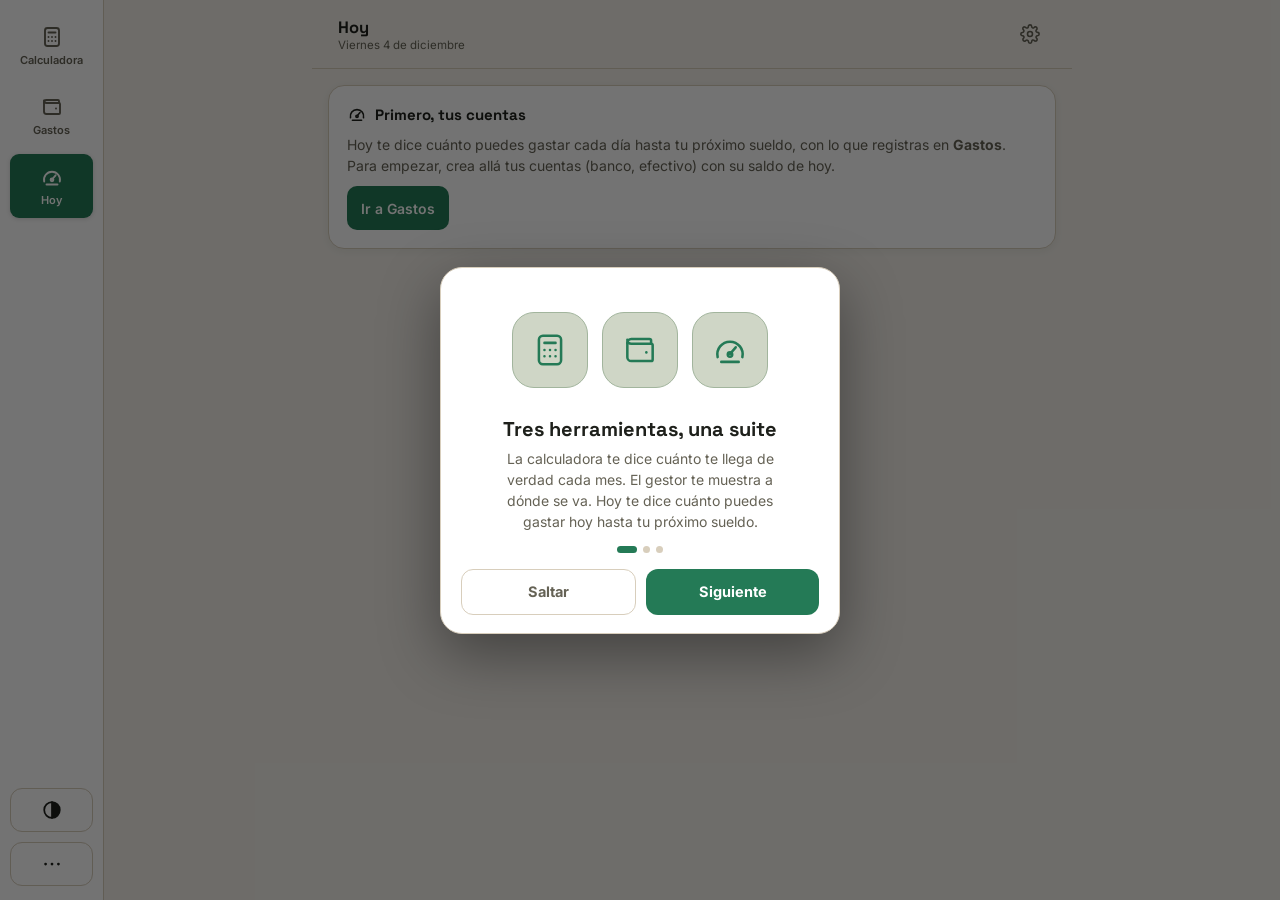
<file: hoy/index.html>
<!DOCTYPE html>
<html lang="es">
<head>
<meta charset="UTF-8">
<meta name="viewport" content="width=device-width, initial-scale=1, viewport-fit=cover">
<title>Hoy — ¿cuánto puedo gastar?</title>
<script>if(window.parent===window) location.replace('../?app=hoy'); else document.documentElement.classList.add("en-suite");   // solo funciona dentro de la suite (respaldo, sincronización y tema son globales)</script>
<link rel="stylesheet" href="../suite-tema.css">
<script src="../suite-tema.js"></script>
<script src="../suite-iconos.js"></script>
<script src="../suite-ui.js"></script>
<script src="../suite-nav.js"></script>
<script src="hoy-motor.js"></script>
<style>
*{box-sizing:border-box;}
html,body{margin:0; overflow:hidden; overscroll-behavior:none;}
body{position:fixed; inset:0;}   /* ocupa exactamente lo visible: sin vh/dvh (se desfasan en Android al recargar) */
#app{max-width:var(--col); margin:0 auto; height:100%; display:flex; flex-direction:column; position:relative; overflow:hidden;}
.topbar{flex:0 0 auto; position:relative; z-index:20; display:flex; align-items:center; justify-content:space-between; gap:8px; padding:12px 16px; min-height:56px; background:var(--bg); border-bottom:1px solid var(--border);}
@media (max-width:480px){ .topbar{padding:8px 10px; min-height:52px;} }
.tb-l,.tb-r{display:flex; align-items:center; gap:4px; min-width:0;}
.tb-titulo{display:flex; flex-direction:column; min-width:0; margin-left:6px;}
.tb-titulo b{font-family:var(--font-display); font-size:16.5px; letter-spacing:-.01em;}
.tb-titulo span{font-size:11.5px; color:var(--text-dim); white-space:nowrap; overflow:hidden; text-overflow:ellipsis;}
.icon-btn{background:none; border:none; color:var(--text-dim); cursor:pointer; min-width:44px; min-height:44px; display:inline-flex; align-items:center; justify-content:center; border-radius:10px;}
.icon-btn:hover{background:var(--surface-2);}
main{flex:1 1 auto; min-height:0; overflow-y:auto; overscroll-behavior:contain; -webkit-overflow-scrolling:touch; padding:16px 16px 40px;}

.card{background:var(--surface); border:1px solid var(--border); border-radius:var(--radius); padding:18px; margin-bottom:14px; box-shadow:var(--shadow);}
.card h3{margin:0 0 10px; font-size:15px; font-weight:700; color:var(--text); letter-spacing:-.005em; display:flex; align-items:center; gap:8px;}
.card h3 .peek{margin-left:auto; font-size:12.5px; font-weight:600; color:var(--text-dim); font-family:var(--font-display); font-variant-numeric:tabular-nums;}
.sub{font-size:12.5px; color:var(--text-dim); line-height:1.5;}
.num{font-family:var(--font-display); font-variant-numeric:tabular-nums lining-nums;}

/* Número grande */
.hero{position:relative; overflow:hidden;}
.hero .lbl{font-size:13px; font-weight:600; color:var(--text-dim); display:flex; align-items:center; gap:8px;}
.sem{width:10px; height:10px; border-radius:50%; background:var(--positive); flex:0 0 auto; box-shadow:0 0 0 4px color-mix(in srgb,var(--positive) 18%,transparent);}
.sem.amarillo{background:var(--necesito); box-shadow:0 0 0 4px color-mix(in srgb,var(--necesito) 20%,transparent);}
.sem.rojo{background:var(--danger); box-shadow:0 0 0 4px color-mix(in srgb,var(--danger) 18%,transparent);}
.hero .grande{font-family:var(--font-display); font-variant-numeric:tabular-nums; font-size:44px; font-weight:700; letter-spacing:-.025em; line-height:1.1; margin:6px 0 2px;}
.hero .grande.neg{color:var(--danger);}
.hero .de{font-size:13.5px; color:var(--text-dim);}
.hero .de b{color:var(--text); font-family:var(--font-display); font-variant-numeric:tabular-nums;}
.barra{height:10px; border-radius:99px; background:var(--surface-2); overflow:hidden; margin:12px 0 8px; position:relative;}
.barra>i{display:block; height:100%; border-radius:99px; background:var(--accent); transition:width .5s ease;}
.barra.pasado>i{background:var(--danger);}
.frase{font-size:14px; line-height:1.55; margin-top:10px; padding-top:12px; border-top:1px solid var(--border);}
.frase b{font-family:var(--font-display); font-variant-numeric:tabular-nums;}
.chips{display:flex; gap:8px; flex-wrap:wrap; margin-top:12px;}
.chip{display:inline-flex; align-items:center; gap:6px; font-size:12px; font-weight:600; background:var(--surface-2); border:1px solid var(--border); border-radius:99px; padding:5px 10px; color:var(--text-dim);}
.chip b{color:var(--text); font-family:var(--font-display); font-variant-numeric:tabular-nums;}
.chip svg{width:15px; height:15px;}

/* Mensajes */
.msg{display:flex; gap:10px; align-items:flex-start; padding:10px 0; border-bottom:1px solid var(--border); font-size:13.5px; line-height:1.5;}
.msg:last-child{border-bottom:none; padding-bottom:0;} .msg:first-of-type{padding-top:0;}
.msg .mi{width:30px; height:30px; border-radius:10px; flex:0 0 auto; display:inline-flex; align-items:center; justify-content:center; background:var(--surface-2); color:var(--text-dim);}
.msg .mi svg{width:17px; height:17px;}
.msg.bien .mi{background:color-mix(in srgb,var(--positive) 15%,transparent); color:var(--positive);}
.msg.ojo .mi{background:color-mix(in srgb,var(--necesito) 16%,transparent); color:var(--necesito);}
.msg.mal .mi{background:color-mix(in srgb,var(--danger) 14%,transparent); color:var(--danger);}
.msg .acc{margin-top:6px; display:flex; gap:8px; flex-wrap:wrap;}

/* Botones */
.btn{border:none; border-radius:var(--radius-sm); padding:10px 14px; min-height:44px; font-weight:600; font-size:14px; cursor:pointer; font-family:inherit; display:inline-flex; align-items:center; justify-content:center; gap:6px;}
.btn-primary{background:var(--accent); color:var(--accent-ink);}
.btn-sec{background:var(--surface-2); color:var(--text); border:1px solid var(--border);}
.btn-mini{min-height:36px; padding:6px 12px; font-size:12.5px;}
.btn-link{background:none; border:none; color:var(--accent); font-weight:700; font-size:13px; cursor:pointer; padding:8px 4px; min-height:40px; font-family:inherit;}
.btn-block{width:100%;}
.btn-peligro{background:none; color:var(--danger); border:1px solid var(--border);}

/* Desglose */
.des{width:100%; border-collapse:collapse; font-size:13.5px;}
.des td{padding:7px 0; border-bottom:1px solid var(--border); vertical-align:top;}
.des td.v{text-align:right; white-space:nowrap; font-family:var(--font-display); font-variant-numeric:tabular-nums; padding-left:12px;}
.des tr.sub td{font-size:12px; color:var(--text-dim); padding:3px 0 3px 12px; border-bottom:none;}
.des tr.tot td{font-weight:700; border-top:2px solid var(--border); border-bottom:none;}
.des tr.res td{font-weight:700; font-size:15px; color:var(--accent);}
.des tr.res.neg td{color:var(--danger);}
.des .neg{color:var(--danger);}
details.plegable>summary{cursor:pointer; list-style:none; display:flex; align-items:center; gap:8px; font-size:15px; font-weight:700; min-height:28px;}
details.plegable>summary::-webkit-details-marker{display:none;}
details.plegable>summary .chev{margin-left:auto; color:var(--text-faint); transition:transform .2s; display:inline-flex;}
details.plegable[open]>summary .chev{transform:rotate(180deg);}
details.plegable[open]>summary{margin-bottom:10px;}

/* Listas */
.fila{display:flex; align-items:center; gap:12px; padding:10px 0; border-bottom:1px solid var(--border); width:100%; background:none; border-left:none; border-right:none; border-top:none; color:var(--text); text-align:left; font-family:inherit; font-size:14px;}
button.fila{cursor:pointer;}
.fila:last-child{border-bottom:none;}
.fila .fi{width:36px; height:36px; border-radius:11px; flex:0 0 auto; display:inline-flex; align-items:center; justify-content:center; background:var(--surface-2); color:var(--text-dim);}
.fila .fi svg{width:19px; height:19px;}
.fila .fx{flex:1; min-width:0;}
.fila .ft{display:block; font-weight:600; white-space:nowrap; overflow:hidden; text-overflow:ellipsis;}
.fila .fm{display:block; font-size:11.5px; color:var(--text-dim); margin-top:2px; line-height:1.4;}
.fila .fv{font-weight:700; white-space:nowrap; font-family:var(--font-display); font-variant-numeric:tabular-nums;}
.etq{display:inline-block; font-size:10.5px; font-weight:700; border-radius:10px; padding:1px 7px; margin-left:4px; border:1px solid var(--border); color:var(--text-dim); background:var(--surface-2); vertical-align:1px;}
.etq.ok{color:var(--positive); border-color:color-mix(in srgb,var(--positive) 40%,transparent);}
.etq.ojo{color:var(--necesito); border-color:color-mix(in srgb,var(--necesito) 45%,transparent);}
.etq.mal{color:var(--danger); border-color:color-mix(in srgb,var(--danger) 45%,transparent);}
.grupo-t{font-size:12px; font-weight:700; color:var(--text-dim); text-transform:none; margin:14px 0 2px; letter-spacing:.01em;}
.grupo-t:first-child{margin-top:0;}
.vacio{font-size:13px; color:var(--text-dim); padding:6px 0;}

/* Gráfico del período */
.graf{width:100%; height:auto; display:block; margin-top:6px;}
.graf text{fill:var(--text-faint); font-family:var(--font-body);}
.leyenda{display:flex; gap:14px; font-size:11.5px; color:var(--text-dim); margin-top:6px; flex-wrap:wrap;}
.leyenda span{display:inline-flex; align-items:center; gap:5px;}
.leyenda i{width:10px; height:10px; border-radius:3px; display:inline-block;}

/* Formularios */
input,select{width:100%; background:var(--surface-2); border:1px solid var(--border); border-radius:var(--radius-sm); padding:11px 12px; color:var(--text); font-size:15px; font-family:inherit; min-height:46px;}
input:focus,select:focus{outline:2px solid var(--accent); outline-offset:0;}
label{font-size:12.5px; color:var(--text-dim); font-weight:600; display:block; margin:12px 0 6px;}
.dos{display:grid; grid-template-columns:1fr 1fr; gap:10px;}
.dos label{margin-top:12px;}
.radio{display:flex; gap:10px; align-items:flex-start; padding:8px 0; font-size:14px; font-weight:500; color:var(--text); margin:0; cursor:pointer;}
.radio input{width:20px; height:20px; min-height:0; margin:1px 0 0; flex:0 0 auto; accent-color:var(--accent);}
.radio small{display:block; font-size:12px; color:var(--text-dim); margin-top:2px; line-height:1.4;}
.sim-res{margin-top:12px; padding:12px; border-radius:12px; background:var(--surface-2); font-size:13.5px; line-height:1.55;}
.sim-res.no{background:color-mix(in srgb,var(--danger) 12%,var(--surface)); border:1px solid color-mix(in srgb,var(--danger) 40%,transparent);}
.sim-res.si{background:color-mix(in srgb,var(--positive) 12%,var(--surface)); border:1px solid color-mix(in srgb,var(--positive) 35%,transparent);}
.sim-res.apretado{background:color-mix(in srgb,var(--necesito) 12%,var(--surface)); border:1px solid color-mix(in srgb,var(--necesito) 40%,transparent);}
.sim-res b{font-family:var(--font-display); font-variant-numeric:tabular-nums;}

/* Ventanas */
.modal-overlay{position:fixed; inset:0; background:rgba(0,0,0,.45); display:flex; align-items:flex-end; justify-content:center; z-index:50;}
.modal-sheet{background:var(--bg); width:100%; max-width:520px; border-radius:20px 20px 0 0; padding:18px 18px calc(22px + env(safe-area-inset-bottom,0px)); max-height:90%; overflow-y:auto; animation:sheetUp .22s ease-out;}
.modal-sheet::before{content:''; display:block; width:40px; height:4px; border-radius:2px; background:var(--border); margin:-6px auto 10px;}
@keyframes sheetUp{from{transform:translateY(28px); opacity:0;} to{transform:none; opacity:1;}}
@media (min-width:600px){ .modal-overlay{align-items:center; padding:16px;} .modal-sheet{border-radius:20px;} .modal-sheet::before{display:none;} }
.modal-head{display:flex; align-items:center; justify-content:space-between; margin-bottom:8px; gap:10px;}
.modal-head h3{margin:0; font-size:17px; font-family:var(--font-display);}
.aj-sec{background:var(--surface); border:1px solid var(--border); border-radius:14px; padding:14px; margin-top:12px;}
.aj-sec h4{margin:0 0 4px; font-size:14.5px; font-family:var(--font-display);}
.aj-acc{display:flex; gap:8px; margin-top:10px; flex-wrap:wrap;}
.err{background:color-mix(in srgb,var(--danger) 14%,var(--surface)); border:1px solid var(--danger); border-radius:10px; padding:8px 10px; font-size:12.5px; margin-top:12px; display:none;}
.prop{border-left:4px solid var(--accent);}
.prop-f{display:flex; gap:10px; align-items:center; padding:10px 0; border-bottom:1px solid var(--border);}
.prop-f:last-child{border-bottom:none; padding-bottom:0;}
.prop-f .fx{flex:1; min-width:0; font-size:13.5px;} .prop-f .fx b{display:block; font-size:14px;} .prop-f .fx span{font-size:12px; color:var(--text-dim);}
.prop-f .pb{display:flex; gap:6px; flex:0 0 auto;}
#toast{position:fixed; left:12px; right:12px; bottom:calc(16px + env(safe-area-inset-bottom,0px)); z-index:70; display:flex; justify-content:center; pointer-events:none;}
#toast[hidden]{display:none;}
#toast .box{pointer-events:auto; background:var(--text); color:var(--bg); padding:11px 14px; border-radius:12px; font-size:13.5px; box-shadow:0 6px 20px rgba(0,0,0,.25); max-width:480px;}
.bienvenida ol{margin:8px 0 0; padding-left:20px; font-size:13.5px; line-height:1.55;} .bienvenida li{margin:4px 0;}
.footer-note{text-align:center; font-size:11px; color:var(--text-faint); padding:14px 8px 4px; line-height:1.6;}
.animar{animation:pulso .5s ease;}
@keyframes pulso{0%{opacity:.4; transform:translateY(3px);} 100%{opacity:1; transform:none;}}
</style>
</head>
<body>
<div id="app">
  <div class="topbar">
    <div class="tb-l"><span id="navSlotL"></span><div class="tb-titulo"><b>Hoy</b><span id="tbFecha"></span></div></div>
    <div class="tb-r"><button type="button" class="icon-btn" id="btnAjustes" aria-label="Ajustes de Hoy"></button><span id="navSlotR"></span></div>
  </div>
  <main id="view" aria-live="polite"></main>
</div>
<div id="modal-root"></div>
<div id="toast" hidden><div class="box" id="toastMsg"></div></div>

<script>
'use strict';
const $ = id => document.getElementById(id);
const U = HoyMotor.util, fmt = U.fmt, fmt0 = U.fmt0;
const esc = s => String(s==null?'':s).replace(/[&<>"']/g, c=>({'&':'&amp;','<':'&lt;','>':'&gt;','"':'&quot;',"'":'&#39;'}[c]));
const CFG_KEY = 'co_hoy', G_KEY = 'finanzas_app_v12', CALC_KEY = 'suite_calc_hoy';
const PERIODOS = {1:'Cada mes', 2:'Cada 2 meses', 3:'Cada 3 meses', 4:'Cada 4 meses', 6:'Cada 6 meses', 12:'Cada año'};
const leer = (k, d) => { try{ const v = JSON.parse(localStorage.getItem(k)||'null'); return v==null ? d : v; }catch(e){ return d; } };
const hoyISO = () => U.iso(new Date());
const nuevoId = p => p + Date.now().toString(36) + Math.random().toString(36).slice(2,6);
let R = null, G = null, ultimoNumero = null, simMonto = 0, simMedio = 'cuenta', simCuotas = 1;
const abiertos = new Set(['mensajes']);

/* ---------- Configuración (se guarda en co_hoy: se respalda y se sincroniza con lo demás) ---------- */
function cfgLeer(){ return HoyMotor.limpiarConfig(leer(CFG_KEY, {})); }
function cfgCambiar(fn){
  const c = cfgLeer(); fn(c);
  try{ localStorage.setItem(CFG_KEY, JSON.stringify(c)); }catch(e){ toast('No se pudo guardar (¿sin espacio?)'); }
  recalcular();
}
function toast(m, ms){ $('toastMsg').textContent = m; $('toast').hidden = false; clearTimeout(toast._t); toast._t = setTimeout(()=>{ $('toast').hidden = true; }, ms||4000); }
function irA(app){ try{ window.parent.postMessage({suite:'cambiar-app', app}, location.origin); }catch(e){} }

/* ---------- Recalcular desde cero (nunca se guardan resultados) ---------- */
let _rT = 0;
function recalcular(){ clearTimeout(_rT); _rT = setTimeout(recalcularYa, 30); }
function recalcularYa(){
  G = leer(G_KEY, {});
  R = HoyMotor.calcular(G, leer(CALC_KEY, null), leer(CFG_KEY, {}), hoyISO());
  pintar();
}
window.addEventListener('storage', e=>{ if(e.key===null || e.key===G_KEY || e.key===CFG_KEY || e.key===CALC_KEY) recalcular(); });
window.addEventListener('message', e=>{ if(e.origin===location.origin && e.data && e.data.suite==='datos-actualizados') recalcular(); });
document.addEventListener('visibilitychange', ()=>{ if(!document.hidden) recalcular(); });
window.addEventListener('focus', recalcular);
window.addEventListener('pageshow', recalcular);
let _dia = hoyISO();
setInterval(()=>{ const d = hoyISO(); if(d!==_dia){ _dia = d; recalcular(); } }, 30000);   // pasada la medianoche, el número se recalcula solo

/* ---------- Pantalla ---------- */
const ICON_MSG = {bien:'check', ojo:'alerta', mal:'alerta', info:'info'};
function pintar(){
  $('tbFecha').textContent = U.fLarga(hoyISO()).replace(/^./, c=>c.toUpperCase());
  const v = $('view'), st = v.scrollTop, foco = document.activeElement && document.activeElement.id, sel = foco==='simMonto' ? document.activeElement.selectionStart : null;
  if(!R.ok){ v.innerHTML = pantallaVacia(); return; }
  const h = [];
  h.push(heroHTML());
  if(leer(CFG_KEY, null)===null) h.push(bienvenidaHTML());
  h.push(mensajesHTML());
  h.push(propuestasHTML());
  h.push(desgloseHTML());
  h.push(periodoHTML());
  h.push(listasHTML());
  h.push(simuladorHTML());
  h.push(`<div class="footer-note">Hoy usa lo que registras en Gastos y tu sueldo de la Calculadora. Se recalcula solo con cada cambio.<br>Es una guía para el día a día, no asesoría financiera.</div>`);
  v.innerHTML = h.join('');
  v.scrollTop = st;
  v.querySelectorAll('details[data-id]').forEach(d=>{ d.open = abiertos.has(d.dataset.id); d.addEventListener('toggle', ()=>{ if(d.open) abiertos.add(d.dataset.id); else abiertos.delete(d.dataset.id); }); });
  if(foco==='simMonto'){ const i = $('simMonto'); if(i){ i.focus(); try{ i.setSelectionRange(sel, sel); }catch(e){} } }
  pintarSim();
  const num = R.deficit>0 ? -R.deficit : R.quedaHoy;
  if(ultimoNumero!==null && ultimoNumero!==num){ const g = v.querySelector('.grande'); if(g) g.classList.add('animar'); }
  ultimoNumero = num;
}
function pantallaVacia(){
  if(R.motivo==='sin_cuentas_dia') return `<div class="card"><h3>${ic('wallet',20)} Elige tus cuentas del día a día</h3><div class="sub">Ninguna cuenta está marcada para el día a día. Elige en Ajustes cuáles usas para tus gastos de todos los días (banco, efectivo…).</div><div class="aj-acc"><button class="btn btn-primary" data-act="ajustes">Abrir Ajustes</button></div></div>`;
  return `<div class="card"><h3>${ic('hoy',20)} Primero, tus cuentas</h3><div class="sub" style="font-size:14px;">Hoy te dice cuánto puedes gastar cada día hasta tu próximo sueldo, con lo que registras en <b>Gastos</b>. Para empezar, crea allá tus cuentas (banco, efectivo) con su saldo de hoy.</div><div class="aj-acc"><button class="btn btn-primary" data-act="ir-gastos">Ir a Gastos</button></div></div>`;
}
function heroHTML(){
  const def = R.deficit>0, pasado = R.quedaHoy<0;
  const grande = def ? fmt0(0) : fmt0(R.quedaHoy);
  const pct = def ? 100 : R.presupuestoHoy>0 ? Math.min(100, R.gastoHoy/R.presupuestoHoy*100) : (R.gastoHoy>0 ? 100 : 0);
  const semTxt = {verde:'Vas bien', amarillo:'Con cuidado', rojo:'En rojo'}[R.semaforo];
  let frase;
  const dc = def && R.deficitColchon, quien = 'tu colchón', F = R.flujo;
  if(dc) frase = `Tu sueldo deja ≈<b>${fmt0(F.cupo)}</b> para el día a día de este período y ya gastaste <b>${fmt(R.gastoPeriodo)}</b>. La plata todavía está en tus cuentas, pero lo que gastes de aquí al pago sale de tu colchón.`;
  else if(def) frase = `Lo que tienes no alcanza para todo lo que falta pagar hasta el <b>${esc(U.fCorta(R.pago))}</b>: te faltan <b class="num" style="color:var(--danger)">${fmt(R.deficit)}</b>. Mira abajo de dónde sale y qué puedes recortar.`;
  else if(R.limita==='flujo') frase = `Tu sueldo deja ≈<b>${fmt0(F.cupo)}</b> para el día a día de este período (ya le quité los fijos). Llevas <b>${fmt(R.gastoPeriodo - R.gastoHoy)}</b> antes de hoy; quedan <b>${fmt(R.libreInicioHoy)}</b> que, repartidos en ${R.dias===1 ? '<b>1 día</b>' : `<b>${R.dias} días</b> (contando hoy)`}, son <b>${fmt0(R.presupuestoHoy)}</b> por día. Lo que hay de más en tus cuentas (≈${fmt0(R.colchonHoy)}) es tu colchón y no se toca.` +
    (pasado && R.manana!==null ? ` Como hoy te pasaste, mañana serían ≈<b>${fmt0(R.manana)}</b> por día.` : '');
  else frase = `Tienes <b>${fmt(R.libreInicioHoy)}</b> para tus gastos del día a día hasta el <b>${esc(U.fCorta(R.fin))}</b>. Repartido en ${R.dias===1 ? '<b>1 día</b> (hoy)' : `<b>${R.dias} días</b> (contando hoy)`} son <b>${fmt0(R.presupuestoHoy)}</b> por día.` +
    (pasado && R.manana!==null ? ` Como hoy te pasaste, mañana serían ≈<b>${fmt0(R.manana)}</b> por día.` : (R.manana!==null && R.gastoHoy>0 ? ` Si no gastas más hoy, mañana tendrías ≈<b>${fmt0(R.manana)}</b> por día.` : ''));
  const sueldo = R.sueldo && R.sueldo.monto>0 ? `≈${fmt0(R.sueldo.monto + R.sueldo.extras.reduce((t,x)=>t+x.monto,0))}` : '';
  return `<div class="card s-hero hero">
    <div class="lbl"><span class="sem ${R.semaforo}" aria-hidden="true"></span><span>${dc ? 'Ya gastaste lo que te deja tu sueldo' : def ? 'Hoy no hay presupuesto libre' : pasado ? 'Hoy te pasaste' : 'Puedes gastar hoy'}</span><span class="sr-only">· ${semTxt}</span></div>
    <div class="grande ${pasado||def ? 'neg' : ''}">${pasado && !def ? '−'+fmt0(-R.quedaHoy) : grande}</div>
    <div class="de">${dc ? `Vas <b>${fmt(R.deficit)}</b> por encima de lo que te deja tu sueldo` : def ? `Te faltan <b>${fmt(R.deficit)}</b> para llegar al pago` : `de <b>${fmt0(R.presupuestoHoy)}</b> para hoy · llevas <b>${fmt(R.gastoHoy)}</b>`}</div>
    <div class="barra ${pasado||def ? 'pasado' : ''}" role="img" aria-label="Llevas ${Math.round(pct)} % del presupuesto de hoy"><i style="width:${pct.toFixed(1)}%"></i></div>
    <div class="chips">
      <span class="chip">${ic('calendar',15)} Pago: <b>${esc(U.fCorta(R.pago))}</b>${sueldo ? ' · '+sueldo : ''}</span>
      <span class="chip">${ic('hoy',15)} Faltan <b>${R.dias}</b> ${R.dias===1?'día':'días'}</span>
      ${R.tipico ? `<span class="chip">${ic(R.presupuestoHoy>=R.tipico?'sube':'baja',15)} Un día normal: <b>${fmt0(R.tipico)}</b></span>` : ''}
      ${F ? `<span class="chip">${ic('briefcase',15)} Tu sueldo da para <b>${fmt0(F.ritmo)}</b>/día</span>` : ''}
    </div>
    <div class="frase">${frase}</div>
  </div>`;
}
function bienvenidaHTML(){
  return `<div class="card bienvenida"><h3>${ic('help',20)} Así funciona Hoy</h3>
    <ol><li>Toma la plata de tus cuentas del día a día (banco y efectivo; el ahorro no).</li>
    <li>Le suma lo que esperas recibir antes del pago y le resta tus gastos fijos, lo que vence de tus tarjetas y tu piso.</li>
    <li>Además, no reparte más de lo que te deja tu sueldo: si en tus cuentas hay más, eso es tu colchón y no se toca.</li>
    <li>Lo que queda lo reparte en los días que faltan para tu sueldo. Si un día gastas más, los demás días bajan un poco; si gastas menos, suben.</li></ol>
    <div class="sub" style="margin-top:8px;">Para que el número sea fiel, marca tus <b>gastos fijos</b> (arriendo, servicios, cuotas) y tus <b>ingresos esperados</b> en Ajustes. Abajo te propongo algunos con base en tu historial.</div>
    <div class="aj-acc"><button class="btn btn-primary btn-mini" data-act="ajustes">Configurar</button><button class="btn btn-sec btn-mini" data-act="ok-bienvenida">Entendido</button></div></div>`;
}
function mensajesHTML(){
  const l = R.mensajes; if(!l.length) return '';
  return `<div class="card"><h3>${ic('info',20)} Lo de hoy</h3>${l.map(m=>`<div class="msg ${m.nivel}"><span class="mi">${ic(ICON_MSG[m.nivel]||'info',17)}</span><div>${esc(m.texto)}${
    m.fijo ? `<div class="acc"><button class="btn btn-sec btn-mini" data-act="omitir" data-k="${esc(m.fijo)}">Ya lo pagué (no lo registré)</button><button class="btn btn-sec btn-mini" data-act="ir-gastos">Registrar en Gastos</button></div>` : ''}${
    m.ajuste==='tarjetas' ? `<div class="acc"><button class="btn btn-sec btn-mini" data-act="ajustes" data-sec="tarjetas">Poner día de pago</button></div>` : ''}</div></div>`).join('')}</div>`;
}
function propuestasHTML(){
  const P = R.propuestas, f = P.fijos.slice(0,4), i = P.ingresos.slice(0,3); if(!f.length && !i.length) return '';
  const filaF = p=>`<div class="prop-f"><div class="fx"><b>${esc(p.nombre)}</b><span>${esc(p.cat)} · ${p.periodo>1 ? 'cada '+p.periodo+' meses' : 'cada mes'} · día ${p.dia} · ${p.modo==='variable'?'≈':''}${fmt(p.monto)}</span></div><div class="pb"><button class="btn btn-primary btn-mini" data-act="prop-si" data-k="${esc(p.clave)}">Es fijo</button><button class="btn btn-sec btn-mini" data-act="prop-no" data-k="${esc(p.clave)}" aria-label="No es fijo">No</button></div></div>`;
  const filaI = p=>`<div class="prop-f"><div class="fx"><b>${esc(p.nombre)}</b><span>Llega cerca del día ${p.dia} (±${p.margen}) · ≈${fmt(p.monto)}</span></div><div class="pb"><button class="btn btn-primary btn-mini" data-act="prop-si" data-k="${esc(p.clave)}">Lo espero</button><button class="btn btn-sec btn-mini" data-act="prop-no" data-k="${esc(p.clave)}" aria-label="No lo esperes">No</button></div></div>`;
  return `<div class="card prop"><h3>${ic('sliders',20)} ¿Esto se repite?</h3><div class="sub" style="margin-bottom:6px;">Lo vi en tus últimos meses. Si lo confirmas, Hoy lo aparta (o lo cuenta) antes de que llegue.</div>
    ${f.length ? `<div class="grupo-t">Gastos que parecen fijos</div>${f.map(filaF).join('')}` : ''}${i.length ? `<div class="grupo-t">Ingresos que se repiten</div>${i.map(filaI).join('')}` : ''}</div>`;
}
function desgloseHTML(){
  const filas = [], fila = (t, v, cls, raw) => filas.push(`<tr class="${cls||''}"><td>${t}</td><td class="v ${(!raw && v<0)?'neg':''}">${raw ? v : (v<0 ? '−'+fmt(-v) : fmt(v))}</td></tr>`);
  const F = R.flujo, dosLimites = !!F;
  if(dosLimites) filas.push(`<tr class="sub"><td colspan="2" style="padding:0 0 6px; font-size:12.5px;">Hoy mira dos cosas y usa la menor: <b>lo que hay</b> en tus cuentas y <b>lo que te deja tu sueldo</b>. Así no te gastas el colchón sin darte cuenta.</td></tr><tr><td colspan="2" style="font-weight:700; padding-top:8px;">1. Lo que hay en tus cuentas</td></tr>`);
  fila('Plata en tus cuentas del día a día', R.saldoHoy);
  R.cuentasDia.forEach(c=>fila(esc(c.nombre), c.hoy, 'sub'));
  if(R.programado) fila('Movimientos ya registrados con fecha antes del pago', R.programado);
  if(R.totEsperados) fila('+ Ingresos que esperas antes del pago', R.totEsperados);
  if(R.extraSueldoHoy) fila('+ Tu sueldo de hoy (aún sin registrar)', R.extraSueldoHoy);
  if(R.totFijos) fila('− Gastos fijos por pagar', -R.totFijos);
  R.fijos.filter(f=>f.falta>0).forEach(f=>fila(`${esc(f.nombre)} · ${esc(U.fCorta(f.fecha))}${f.estado==='atrasado'?' (atrasado)':''}`, -f.falta, 'sub'));
  if(R.totTarjetas) fila('− Tarjetas de crédito', -R.totTarjetas);
  R.tarjetas.filter(t=>t.compromiso>0).forEach(t=>fila(esc(t.nombre)+' (lo que vence + compras del período)', -t.compromiso, 'sub'));
  if(R.piso) fila('− Tu piso (lo que nunca tocas)', -R.piso);
  fila(dosLimites ? '= Alcanza para el día a día' : '= Libre para el día a día', R.libreCaja, 'tot');
  if(dosLimites){
    filas.push(`<tr><td colspan="2" style="font-weight:700; padding-top:16px;">2. Lo que te deja tu sueldo en este período</td></tr>`);
    fila(`Tu sueldo${F.sueldoFuente==='calculadora' ? ' (de la Calculadora)' : F.sueldoFuente==='manual' ? ' (el que pusiste)' : ' (el que llegó)'}`, F.sueldo);
    if(F.esperados) fila('+ Ingresos esperados del período', F.esperados);
    if(F.extras) fila(`+ Otros ingresos del período (${F.nExtras})`, F.extras);
    fila(`− Gastos fijos del período (${F.nFijos}, pagados y por pagar)`, -F.fijos);
    fila('= Para el día a día del período', F.cupo, 'tot');
    fila('− Lo que ya gastaste en el día a día (incluye hoy)', -R.gastoPeriodo);
    fila('= Te deja tu sueldo', F.libre, 'tot');
    filas.push(`<tr><td colspan="2" style="font-weight:700; padding-top:16px;">Manda el menor: ${R.limita==='flujo' ? 'lo que te deja tu sueldo' : 'lo que hay en tus cuentas'}</td></tr>`);
    if(R.limita==='flujo' && R.colchonHoy>0) fila('Lo que hay de más es tu colchón (no se reparte)', `≈${fmt0(R.colchonHoy)}`, 'sub', true);
  }
  fila('= Libre para el día a día', R.libre, 'tot');
  if(R.gastoHoy) fila('+ Lo que ya gastaste hoy (se descuenta abajo)', R.gastoHoy);
  fila(`÷ ${R.dias} ${R.dias===1?'día':'días'} hasta el pago (contando hoy)`, `${fmt(Math.max(0,R.libreInicioHoy))} ÷ ${R.dias}`, '', true);
  fila('= Presupuesto de hoy', R.presupuestoHoy, 'tot');
  fila('− Gastado hoy', -R.gastoHoy);
  const queda = R.deficit>0 ? 0 : R.quedaHoy;
  fila('= Te queda hoy', queda, (queda<0 || R.deficit>0) ? 'res neg' : 'res');
  return `<details class="card plegable" data-id="desglose"><summary>${ic('calc',20)} Así sale el número<span class="chev">${ic('chev-down',16)}</span></summary><table class="des">${filas.join('')}</table>
    <div class="sub" style="margin-top:10px;">Los gastos fijos y lo de las tarjetas se apartan antes de repartir: así el arriendo o el extracto no te toman por sorpresa.${dosLimites ? ' Lo que no gastes de lo que te deja tu sueldo se queda en tus cuentas y engorda el colchón.' : ''} ${R.cuentasDia.length < R.cuentas.length ? 'Las cuentas de ahorro no cuentan (puedes cambiarlo en Ajustes).' : ''}</div></details>`;
}
function periodoHTML(){
  const L = R.linea, n = L.length; if(!n) return '';
  const W = 320, H = 120, pb = 16, top = 8, max = Math.max(R.presupuestoHoy, ...L.map(x=>x.gasto||0), 1);
  const bw = W/n, y = v => top + (H-top-pb)*(1 - v/max);
  const barras = L.map((x,i)=>{
    const esHoy = x.f===R.hoy, cx = i*bw + bw*0.15, w = Math.max(1.5, bw*0.7);
    if(x.gasto===null) return `<rect x="${cx.toFixed(1)}" y="${(H-pb-2).toFixed(1)}" width="${w.toFixed(1)}" height="2" rx="1" fill="var(--border)"/>`;
    const hgt = Math.max(1.5, (H-pb) - y(x.gasto));
    return `<rect x="${cx.toFixed(1)}" y="${(H-pb-hgt).toFixed(1)}" width="${w.toFixed(1)}" height="${hgt.toFixed(1)}" rx="${Math.min(3,w/2).toFixed(1)}" fill="${esHoy ? 'var(--accent)' : 'color-mix(in srgb,var(--accent) 45%,var(--surface-2))'}"><title>${U.fCorta(x.f)}: ${fmt(x.gasto)}</title></rect>`;
  }).join('');
  const ly = y(R.presupuestoHoy);
  const linea = R.presupuestoHoy>0 ? `<line x1="0" x2="${W}" y1="${ly.toFixed(1)}" y2="${ly.toFixed(1)}" stroke="var(--necesito)" stroke-width="1.4" stroke-dasharray="4 3"/>` : '';
  const prom = R.diaN>0 ? R.gastoPeriodo / R.diaN : 0;
  return `<details class="card plegable" data-id="periodo"><summary>${ic('pie',20)} Tu período<span class="peek" style="margin-left:auto;">día ${R.diaN} de ${R.diasPeriodo}</span><span class="chev" style="margin-left:8px;">${ic('chev-down',16)}</span></summary>
    <svg class="graf" viewBox="0 0 ${W} ${H}" role="img" aria-label="Gasto del día a día por día del período">${barras}${linea}
      <text x="0" y="${H-2}" font-size="9">${esc(U.fCorta(R.inicio))}</text><text x="${W}" y="${H-2}" font-size="9" text-anchor="end">${esc(U.fCorta(R.fin))}</text></svg>
    <div class="leyenda"><span><i style="background:color-mix(in srgb,var(--accent) 45%,var(--surface-2))"></i>Gasto del día a día</span><span><i style="background:var(--accent)"></i>Hoy</span>${R.presupuestoHoy>0 ? '<span><i style="background:var(--necesito)"></i>Presupuesto de hoy</span>' : ''}</div>
    <div class="sub" style="margin-top:8px;">Del ${esc(U.fCorta(R.inicio))} a hoy llevas <b class="num">${fmt(R.gastoPeriodo)}</b> en gastos del día a día (≈${fmt0(prom)} por día${R.tipico ? `; un día normal tuyo son ≈${fmt0(R.tipico)}, sin contar los días fuera de lo común` : ''}).${R.hormiga.n ? ` De eso, <b class="num">${fmt(R.hormiga.total)}</b> son gastos hormiga (${R.hormiga.n}).` : ''}</div></details>`;
}
function filaHTML(icono, titulo, meta, valor, etq, act, k){
  const tag = act ? 'button' : 'div';
  return `<${tag} ${act ? `type="button" data-act="${act}" data-k="${esc(k||'')}"` : ''} class="fila"><span class="fi">${ic(icono,19)}</span><span class="fx"><span class="ft">${titulo}${etq||''}</span><span class="fm">${meta}</span></span><span class="fv">${valor}</span></${tag}>`;
}
function listasHTML(){
  const llegar = [], pagar = [], pagado = [];
  if(R.sueldo && R.sueldo.monto>0 && !R.hoyEsPago) llegar.push(filaHTML('briefcase', 'Tu sueldo', `${esc(U.fLarga(R.pago))} · ${R.sueldo.fuente==='calculadora' ? (R.sueldo.verificado ? 'verificado en la calculadora' : 'según la calculadora') : 'el que pusiste en Ajustes'} · con él arranca el período siguiente`, '≈'+fmt0(R.sueldo.monto), ''));
  (R.sueldo && !R.hoyEsPago ? R.sueldo.extras : []).forEach(x=>llegar.push(filaHTML('coins', esc(x.nombre), 'Junto con el pago (o antes)', '≈'+fmt0(x.monto), '<span class="etq">no lo cuento aún</span>')));
  R.esperados.forEach(x=>{
    const meta = `Entre el ${esc(U.fCorta(x.desde))} y el ${esc(U.fCorta(x.hasta))}`;
    if(x.estado==='recibido') pagado.push(filaHTML('check', esc(x.nombre), 'Llegó el '+esc(U.fCorta(x.llegadas[0].date)), '+'+fmt(x.recibido), '<span class="etq ok">recibido</span>'));
    else llegar.push(filaHTML('coins', esc(x.nombre), meta, '≈'+fmt(x.monto), x.estado==='por_llegar' ? '<span class="etq ok">contado</span>' : x.estado==='atrasado' ? '<span class="etq mal">atrasado</span>' : '<span class="etq">después del pago</span>'));
  });
  R.fijos.forEach(f=>{
    const meta = f.modo==='suma' ? `Varios pagos en el período · ${f.pagos.length} pagado${f.pagos.length===1?'':'s'} (${fmt(f.pagado)}) de ≈${fmt(f.estimado)}` : `${esc(U.fCorta(f.fecha))} · ${f.modo==='variable' ? (f.estimadoFuente==='promedio' ? 'promedio de tus últimos pagos' : 'valor que pusiste') : 'valor fijo'}${f.auto==='deuda' ? ' · de tus deudas' : ''}`;
    if(f.estado==='pagado' || f.estado==='omitido') pagado.push(filaHTML('check', esc(f.nombre), f.estado==='omitido' ? 'Marcado como resuelto' : 'Pagado el '+esc(U.fCorta(f.pagos[f.pagos.length-1].date)), f.estado==='omitido' ? '—' : fmt(f.pagado), '', 'fijo', f.clave));
    else pagar.push(filaHTML('receipt', esc(f.nombre), meta, ((f.modo==='variable' || f.modo==='suma') ? '≈' : '')+fmt(f.falta), f.estado==='atrasado' ? '<span class="etq mal">atrasado</span>' : f.estado==='parcial' ? '<span class="etq ojo">parcial</span>' : '', 'fijo', f.clave));
  });
  R.tarjetas.forEach(t=>{
    if(t.compromiso>0){
      const partes = []; if(t.previo>0) partes.push(`extracto ${fmt(t.previo)}${t.sinDia ? ' (supuesto)' : ''}`); const cp = t.enPeriodo.reduce((s,x)=>s+x.valor,0); if(cp>0) partes.push(`compras del período ${fmt(cp)}`); const av = t.avances.reduce((s,x)=>s+x.amount,0); if(av>0) partes.push(`avances ${fmt(av)}`); if(t.pagado>0) partes.push(`ya pagaste ${fmt(t.pagado)}`);
      pagar.push(filaHTML('card', esc(t.nombre), esc(partes.join(' · ')), fmt(t.compromiso), t.sinDia ? '<span class="etq">sin día de pago</span>' : '', 'tarjeta', t.id));
    }
    if(t.pagado>0) pagado.push(filaHTML('card', 'Pago '+esc(t.nombre), t.pagos.map(p=>esc(U.fCorta(p.date))).join(', '), fmt(t.pagado), '', 'tarjeta', t.id));
  });
  R.futuros.forEach(x=>{ (x.amount<0 ? pagar : llegar).push(filaHTML(x.amount<0 ? 'receipt' : 'coins', esc(x.desc), 'Registrado para el '+esc(U.fCorta(x.date)), (x.amount<0?'−':'+')+fmt(Math.abs(x.amount)), '<span class="etq">programado</span>')); });
  const bloque = (id, t, l, vacio, peek) => `<details class="card plegable" data-id="${id}"><summary>${t}${peek ? `<span class="peek" style="margin-left:auto;">${peek}</span><span class="chev" style="margin-left:8px;">` : '<span class="chev">'}${ic('chev-down',16)}</span></summary>${l.length ? l.join('') : `<div class="vacio">${vacio}</div>`}</details>`;
  return bloque('pagar', `${ic('receipt',20)} Por pagar antes del pago`, pagar, 'Nada pendiente. Si tienes gastos fijos (arriendo, servicios), agrégalos en Ajustes.', pagar.length ? fmt(R.totFijos + R.totTarjetas) : '') +
         bloque('llegar', `${ic('coins',20)} Por llegar`, llegar, 'No esperas otros ingresos antes del pago. Si alguien te paga cada mes, agrégalo en Ajustes.') +
         bloque('pagado', `${ic('check',20)} Ya pagado en este período`, pagado, 'Todavía nada.');
}
function simuladorHTML(){
  const tj = (G.accounts||[]).filter(a=>a && a.type==='tarjeta');
  const ops = [`<option value="cuenta" ${simMedio==='cuenta'?'selected':''}>Débito o efectivo</option>`].concat(tj.map(a=>`<option value="tj:${esc(a.id)}" ${simMedio==='tj:'+a.id?'selected':''}>Tarjeta ${esc(a.name)}</option>`)).join('');
  const cuotas = [1,2,3,6,12,24,36].map(n=>`<option value="${n}" ${simCuotas===n?'selected':''}>${n===1?'De contado (1 cuota)':n+' cuotas'}</option>`).join('');
  return `<details class="card plegable" data-id="sim"><summary>${ic('scale',20)} ¿Me alcanza?<span class="chev">${ic('chev-down',16)}</span></summary>
    <div class="sub">Escribe cuánto cuesta algo y cómo lo pagarías: te digo cómo queda tu presupuesto diario.</div>
    <label for="simMonto">¿Cuánto cuesta?</label><input id="simMonto" inputmode="numeric" placeholder="$0" value="${simMonto ? simMonto.toLocaleString('es-CO') : ''}" autocomplete="off">
    <div class="dos"><div><label for="simMedio">Lo pagarías con</label><select id="simMedio">${ops}</select></div>
    <div id="simCuotasBox" ${simMedio.startsWith('tj:') ? '' : 'hidden'}><label for="simCuotas">Cuotas</label><select id="simCuotas">${cuotas}</select></div></div>
    <div id="simRes"></div></details>`;
}
function pintarSim(){
  const box = $('simRes'); if(!box) return;
  if(!(simMonto>0)){ box.innerHTML = ''; return; }
  const a = simMedio.startsWith('tj:') ? (G.accounts||[]).find(x=>x.id===simMedio.slice(3)) : null;
  const s = HoyMotor.simular(R, simMonto, a ? {tipo:'tarjeta', cuotas:simCuotas, tasaM:a.tasaM||0} : {tipo:'cuenta'});
  const tit = {si:'Sí te alcanza', apretado:'Te alcanza, pero queda apretado', no:'No te alcanza'}[s.veredicto];
  let t = `<b style="font-family:var(--font-body); font-size:14.5px;">${tit}.</b> `;
  if(s.veredicto==='no') t += R.libreCaja - s.impacto >= 0 ? `La plata está, pero pasarías ${fmt(s.falta)} por encima de lo que te deja tu sueldo: saldría de tu colchón. Sin colchón te faltarían <b>${fmt(s.falta)}</b> para llegar al pago del ${esc(U.fCorta(R.pago))}; tendrías que sacarlo de ahí.` : `Después de comprarlo te faltarían <b>${fmt(s.falta)}</b> para llegar al pago del ${esc(U.fCorta(R.pago))}.`;
  else t += `Tu presupuesto de hoy pasaría de <b>${fmt0(R.presupuestoHoy)}</b> a <b>${fmt0(s.presupuesto)}</b>${s.manana!==null ? ` y desde mañana tendrías ≈<b>${fmt0(s.manana)}</b> por día` : ''}.`;
  if(a && s.cuotas>1) t += `<br>A ${s.cuotas} cuotas: ≈<b>${fmt0(s.cuota)}</b> al mes. Aquí cuenta solo la primera; en total pagarías ≈<b>${fmt0(s.total)}</b>${s.intereses>0 ? ` (≈${fmt0(s.intereses)} de intereses)` : (a.tasaM>0 ? '' : ' (sin la tasa de la tarjeta: ponla en Gastos → Cuentas para estimar intereses)')}.`;
  else if(a) t += `<br>Con tarjeta de contado cuenta igual que si lo pagaras hoy: en el extracto te llega completo.`;
  box.className = 'sim-res '+s.veredicto; box.innerHTML = t;
}

/* ---------- Acciones ---------- */
document.addEventListener('input', e=>{
  if(e.target.id==='simMonto'){ const raw = e.target.value.replace(/\D/g,'').replace(/^0+(?=\d)/,''); simMonto = parseInt(raw||'0',10)||0; e.target.value = simMonto ? simMonto.toLocaleString('es-CO') : ''; pintarSim(); }
  if(e.target.classList && e.target.classList.contains('dinero')){ const raw = e.target.value.replace(/[^\d,]/g,''); const [ent, dec] = raw.split(','); const n = parseInt(ent||'0',10)||0; e.target.value = (ent==='' && dec===undefined) ? '' : n.toLocaleString('es-CO') + (dec!==undefined ? ','+dec.slice(0,2) : ''); }
});
document.addEventListener('change', e=>{
  if(e.target.id==='simMedio'){ simMedio = e.target.value; const b = $('simCuotasBox'); if(b) b.hidden = !simMedio.startsWith('tj:'); if(!simMedio.startsWith('tj:')) simCuotas = 1; pintarSim(); }
  if(e.target.id==='simCuotas'){ simCuotas = parseInt(e.target.value,10)||1; pintarSim(); }
});
const dinero = v => { const s = String(v||'').replace(/\./g,'').replace(',','.'); const n = parseFloat(s); return Number.isFinite(n) && n>0 ? Math.round(n*100)/100 : 0; };
const fmtInput = n => n ? (Number.isInteger(n) ? n.toLocaleString('es-CO') : n.toLocaleString('es-CO',{minimumFractionDigits:2, maximumFractionDigits:2})) : '';
$('view').addEventListener('click', async e=>{
  const b = e.target.closest('[data-act]'); if(!b) return;
  const a = b.dataset.act, k = b.dataset.k;
  if(a==='ajustes') abrirAjustes(b.dataset.sec);
  else if(a==='ir-gastos') irA('gastos');
  else if(a==='ok-bienvenida') cfgCambiar(()=>{});
  else if(a==='omitir'){ if(await SuiteUI.confirmar('Lo marco como resuelto y deja de apartarse. Si después lo registras en Gastos, igual queda bien.', {peligro:false, ok:'Sí, ya está'})) cfgCambiar(c=>{ c.omitir[k] = true; }); }
  else if(a==='prop-si') aceptarPropuesta(k);
  else if(a==='prop-no') cfgCambiar(c=>{ if(c.descartados.indexOf(k)<0) c.descartados.push(k); });
  else if(a==='fijo') abrirFijoDetalle(k);
  else if(a==='tarjeta') abrirTarjeta(k);
});
function aceptarPropuesta(k){
  const hoy = hoyISO(), pf = R.propuestas.fijos.find(p=>p.clave===k), pi = R.propuestas.ingresos.find(p=>p.clave===k);
  cfgCambiar(c=>{
    if(pf) c.fijos.push({id:nuevoId('f'), catId:pf.catId, subId:pf.subId, periodo:pf.periodo, ancla:pf.ancla, dia:pf.dia, modo:pf.modo, monto:pf.monto, creado:hoy});
    if(pi) c.ingresos.push({id:nuevoId('i'), nombre:pi.nombre, dia:pi.dia, margen:pi.margen, monto:pi.monto, periodo:1, creado:hoy});
  });
  toast(pf ? `${pf.nombre} quedó como gasto fijo.` : `Listo: espero ${pi ? pi.nombre : 'ese ingreso'} cada mes.`);
}

/* ---------- Ventanas ---------- */
function abrirModal(html){
  $('modal-root').innerHTML = `<div class="modal-overlay" id="modalOverlay" role="dialog" aria-modal="true"><div class="modal-sheet">${html}</div></div>`;
  const o = $('modalOverlay'); o.addEventListener('click', ev=>{ if(ev.target===o) cerrarModal(); });
  setTimeout(()=>{ const f = o.querySelector('.close-x, button'); if(f) f.focus(); }, 30);
}
function cerrarModal(){ $('modal-root').innerHTML = ''; }
document.addEventListener('keydown', e=>{ if(e.key==='Escape' && $('modalOverlay') && !document.getElementById('suiteDlg')?.classList.contains('show')) cerrarModal(); });
const cerrarX = `<button type="button" class="icon-btn close-x" data-m="cerrar" aria-label="Cerrar">${ic('x',22)}</button>`;
$('modal-root').addEventListener('click', e=>{ const b = e.target.closest('[data-m]'); if(b && b.dataset.m==='cerrar') cerrarModal(); });

function abrirFijoDetalle(clave){
  const f = R.fijos.find(x=>x.clave===clave); if(!f) return;
  const est = {pagado:'Pagado', omitido:'Marcado como resuelto', parcial:'Pago parcial', atrasado:'Atrasado', pendiente:'Pendiente'}[f.estado];
  const pagos = f.pagos.length ? f.pagos.map(p=>`<div class="fila"><span class="fx"><span class="ft">${esc(p.desc||f.nombre)}</span><span class="fm">${esc(U.fCorta(p.date))}</span></span><span class="fv">${fmt(p.amount)}</span></div>`).join('') : '<div class="vacio">Aún no hay pagos registrados en esta subcategoría para esta fecha.</div>';
  abrirModal(`<div class="modal-head"><h3>${esc(f.nombre)}</h3>${cerrarX}</div>
    <div class="sub">${f.modo==='suma' ? `${esc(est)} · se suman todos los pagos del período (del ${esc(U.fCorta(f.ventana.ini))} al ${esc(U.fCorta(f.ventana.fin))}), cada uno una sola vez. ${f.estimadoFuente==='tuyo' ? `Total que pusiste: ${fmt(f.estimado)}.` : f.estimadoFuente==='promedio' ? `Estimado ≈${fmt(f.estimado)}: ${f.nHist===1 ? 'lo que sumó tu período anterior' : `el promedio de lo que sumaron tus últimos ${f.nHist} períodos`}.` : `Estimado ≈${fmt(f.estimado)} (el valor que pusiste).`} Llevas ${fmt(f.pagado)}${f.falta>0 ? ` y se aparta ${fmt(f.falta)}` : ''}.` : `${esc(est)} · toca el ${esc(U.fLarga(f.fecha))}${f.conSueldo ? ' (con el sueldo)' : ''}. ${f.modo==='variable' ? (f.estimadoFuente==='promedio' ? `Estimado ≈${fmt(f.estimado)}: promedio de tus últimos ${f.nHist} pagos.` : `Estimado ≈${fmt(f.estimado)} (el valor que pusiste).`) : `Valor fijo: ${fmt(f.estimado)}.`}${f.falta>0 ? ` Se aparta ${fmt(f.falta)}.` : ''}`}</div>
    <div class="grupo-t" style="margin-top:14px;">${f.modo==='suma' ? 'Pagos de este período' : 'Pagos de este ciclo'}</div>${pagos}
    <div class="sub" style="margin-top:10px;">${f.modo==='suma' ? `Cuenta cada gasto que registras en <b>${esc(f.nombre)}</b> entre un sueldo y el siguiente. Los del período anterior no se repiten aquí.` : `Se reconoce como pagado cuando registras en Gastos un gasto en <b>${esc(f.nombre)}</b> cerca de esa fecha (si pagas por partes, se suman).`}</div>
    <div class="aj-acc">${f.estado!=='pagado' && f.estado!=='omitido' ? `<button class="btn btn-sec" data-mm="omitir">Ya lo pagué (no lo registré)</button>` : ''}${f.estado==='omitido' ? `<button class="btn btn-sec" data-mm="desomitir">Volver a apartarlo</button>` : ''}<button class="btn btn-sec" data-mm="editar">${f.auto==='deuda' ? 'Cambiar el día' : 'Editar este fijo'}</button><button class="btn btn-primary" data-mm="gastos">Ir a Gastos</button></div>`);
  $('modal-root').querySelector('.modal-sheet').addEventListener('click', ev=>{
    const b = ev.target.closest('[data-mm]'); if(!b) return;
    if(b.dataset.mm==='omitir'){ cfgCambiar(c=>{ c.omitir[clave] = true; }); cerrarModal(); toast('Marcado como resuelto.'); }
    else if(b.dataset.mm==='desomitir'){ cfgCambiar(c=>{ delete c.omitir[clave]; }); cerrarModal(); }
    else if(b.dataset.mm==='editar'){ cerrarModal(); if(f.auto==='deuda') editarDeuda(f.deudaId); else editarFijo(f.id); }
    else if(b.dataset.mm==='gastos'){ cerrarModal(); irA('gastos'); }
  });
}
function abrirTarjeta(id){
  const t = R.tarjetas.find(x=>x.id===id); if(!t) return;
  const fila = (l, v) => `<div class="fila"><span class="fx"><span class="ft" style="font-weight:500">${l}</span></span><span class="fv">${v}</span></div>`;
  const det = [];
  t.detPrevio.forEach(d=>{ if(d.bruto>0 || d.pagadoAntes>0) det.push(fila(`Extracto de ${U.MESES[+d.mes.slice(5)-1]} (vence ${d.supuesto ? 'antes de tu pago, supuesto' : 'el '+esc(U.fCorta(d.vence))})${d.pagadoAntes>0 ? ` · ya abonaste ${fmt(d.pagadoAntes)}` : ''}`, fmt(d.pendiente))); });
  t.enPeriodo.forEach(x=>det.push(fila(`${esc(x.desc||'Compra')} · ${esc(U.fCorta(x.date))}${x.cuotas>1 ? ` · 1.ª de ${x.cuotas} cuotas` : ''}`, fmt(x.valor))));
  t.avances.forEach(x=>det.push(fila(`Avance · ${esc(U.fCorta(x.date))}`, fmt(x.amount))));
  t.pagos.forEach(x=>det.push(fila(`Pagaste · ${esc(U.fCorta(x.date))}`, '−'+fmt(x.amount))));
  abrirModal(`<div class="modal-head"><h3>${esc(t.nombre)}</h3>${cerrarX}</div>
    <div class="sub">Se aparta <b>${fmt(t.compromiso)}</b>: lo del extracto que vence antes de tu sueldo (compras de antes del período) más lo que compras con ella en este período${t.deuda < t.bruto - t.pagado ? `, sin pasar de lo que debes (${fmt(t.deuda)})` : ''}. Al pagarla, tu banco baja y esto baja igual: no cambia lo que puedes gastar.</div>
    <div style="margin-top:10px;">${det.join('') || '<div class="vacio">Nada en este período.</div>'}</div>
    <div class="aj-acc"><button class="btn btn-sec" data-mm="dia">${t.sinDia ? 'Poner su día límite de pago' : 'Cambiar el día de pago (hoy: '+t.dia+')'}</button><button class="btn btn-primary" data-mm="cerrar">Listo</button></div>`);
  $('modal-root').querySelector('.modal-sheet').addEventListener('click', ev=>{ const b = ev.target.closest('[data-mm]'); if(!b) return; if(b.dataset.mm==='dia'){ cerrarModal(); abrirAjustes('tarjetas'); } else cerrarModal(); });
}

/* ---------- Ajustes ---------- */
function categorias(){ return Array.isArray(G.categories) ? G.categories.filter(c=>c && Array.isArray(c.subcats)) : []; }
function nombreSub(catId, subId){ const c = categorias().find(x=>x.id===catId); const s = c && c.subcats.find(x=>x.id===subId); return s ? s.name : (c ? c.name : 'Subcategoría borrada'); }
function abrirAjustes(sec){
  const c = cfgLeer(), cr = leer(CALC_KEY, null), cuentas = (G.accounts||[]).filter(a=>a && a.type!=='tarjeta'), tarjetas = (G.accounts||[]).filter(a=>a && a.type==='tarjeta');
  const sigPagos = (()=>{ const out = []; let d = new Date(); for(let i=0;i<3;i++){ out.push(U.fCorta(HoyMotor.diaDePago(d.getFullYear(), d.getMonth(), c.pago))); d = new Date(d.getFullYear(), d.getMonth()+1, 1); } return out.join(', '); })();
  const calcMes = cr && cr.meses ? cr.meses[(R.pago||'').slice(0,7)] : null;
  const tipoCta = a => a.type || (/efectivo/i.test(a.name||'') ? 'efectivo' : 'banco');
  const fmFijo = f => f.modo==='suma' ? 'Varios pagos en el período'+(f.monto ? ' · ≈'+fmt(f.monto) : '') : `${esc(PERIODOS[f.periodo])} · ${f.conSueldo ? 'con el sueldo' : 'día '+f.dia} · ${f.modo==='variable' ? 'varía'+(f.monto?' (≈'+fmt(f.monto)+')':'') : fmt(f.monto)}`;
  const fijos = c.fijos.map(f=>`<div class="fila"><span class="fx"><span class="ft">${esc(nombreSub(f.catId, f.subId))}</span><span class="fm">${fmFijo(f)}</span></span><button class="btn-link" data-aj="editar-fijo" data-k="${esc(f.id)}">Editar</button></div>`).join('');
  const deudas = (G.debts||[]).filter(d=>d && Number(d.cuota)>0).map(d=>{ const o = c.deudas[d.id]||{}; return `<div class="fila"><span class="fx"><span class="ft">Cuota · ${esc(d.nombre||'Deuda')}${o.off ? ' <span class="etq">no se aparta</span>' : ''}</span><span class="fm">${fmt((Number(d.cuota)||0)+(Number(d.seguro)||0))} · ${o.conSueldo ? 'con el sueldo' : o.dia ? 'día '+o.dia : 'día según tus pagos'}</span></span><button class="btn-link" data-aj="editar-deuda" data-k="${esc(d.id)}">Editar</button></div>`; }).join('');
  const ingresos = c.ingresos.map(i=>`<div class="fila"><span class="fx"><span class="ft">${esc(i.nombre)}</span><span class="fm">Día ${i.dia} ±${i.margen} · ≈${fmt(i.monto)}${i.periodo>1 ? ' · '+esc(PERIODOS[i.periodo].toLowerCase()) : ''}</span></span><button class="btn-link" data-aj="editar-ingreso" data-k="${esc(i.id)}">Editar</button></div>`).join('');
  abrirModal(`<div class="modal-head"><h3>Ajustes de Hoy</h3>${cerrarX}</div>
    <div class="sub">Todo se guarda al instante y viaja con tu respaldo y tu sincronización.</div>
    <div class="aj-sec" id="aj-pago"><h4>Tu día de pago</h4>
      <label class="radio"><input type="radio" name="ajPago" value="ultimo_habil" ${c.pago.modo==='ultimo_habil'?'checked':''}><span>Último día hábil del mes<small>Si cae en fin de semana o festivo, el hábil anterior.</small></span></label>
      <label class="radio"><input type="radio" name="ajPago" value="dia" ${c.pago.modo==='dia'?'checked':''}><span>Un día fijo del mes<small>Si cae en fin de semana o festivo, el hábil anterior.</small></span></label>
      <div id="ajDiaBox" ${c.pago.modo==='dia'?'':'hidden'}><label for="ajDia">Día</label><input id="ajDia" type="number" min="1" max="31" inputmode="numeric" value="${c.pago.dia}"></div>
      <div class="sub" style="margin-top:6px;">Próximos pagos: ${esc(sigPagos)}. Si te pagan antes y lo registras en Gastos, el período nuevo arranca ese día.</div></div>
    <div class="aj-sec"><h4>Tu sueldo</h4>
      <label class="radio"><input type="radio" name="ajSal" value="auto" ${c.salario.fuente==='auto'?'checked':''}><span>El de la Calculadora<small>${calcMes && calcMes.neto>0 ? `Para tu próximo pago: ${fmt(calcMes.neto)}${calcMes.verificado ? ' (verificado)' : ''}.` : 'Abre la Calculadora una vez para que lo comparta.'} Incluye prima e intereses de cesantías cuando tocan.</small></span></label>
      <label class="radio"><input type="radio" name="ajSal" value="manual" ${c.salario.fuente==='manual'?'checked':''}><span>Lo escribo yo</span></label>
      <div id="ajSalBox" ${c.salario.fuente==='manual'?'':'hidden'}><label for="ajSalMonto">¿Cuánto te llega?</label><input id="ajSalMonto" class="dinero" inputmode="decimal" value="${fmtInput(c.salario.monto)}"></div>
      <label class="radio"><input type="radio" name="ajSal" value="ninguno" ${c.salario.fuente==='ninguno'?'checked':''}><span>No tengo sueldo fijo<small>Igual uso tu día de pago para repartir.</small></span></label>
      <label for="ajSalNom">¿Cómo lo registras en Gastos?</label><input id="ajSalNom" placeholder="Salario, Sueldo o Nómina (ya los reconozco)" value="${esc(c.salario.nombre)}" maxlength="60"></div>
    <div class="aj-sec"><h4>Cuentas del día a día</h4><div class="sub">La plata de estas cuentas es la que se reparte. Las tarjetas de crédito se manejan aparte.</div>
      ${cuentas.length ? cuentas.map(a=>{ const inc = c.cuentas[a.id]!==undefined ? c.cuentas[a.id] : tipoCta(a)!=='ahorro'; return `<label class="radio"><input type="checkbox" data-cta="${esc(a.id)}" ${inc?'checked':''}><span>${esc(a.name)}<small>${esc({banco:'Banco', efectivo:'Efectivo', ahorro:'Ahorro (normalmente no se toca)'}[tipoCta(a)]||'')}</small></span></label>`; }).join('') : '<div class="vacio">Aún no tienes cuentas en Gastos.</div>'}</div>
    <div class="aj-sec" id="aj-fijos"><h4>Gastos fijos</h4><div class="sub">Lo que pagas cada mes (o cada 2, 3…): arriendo, servicios, internet, suscripciones. Se apartan antes de repartir.</div>
      ${fijos || '<div class="vacio">Aún no tienes gastos fijos.</div>'}${deudas ? `<div class="grupo-t">De tus deudas (automáticos)</div>${deudas}` : ''}
      <div class="aj-acc"><button class="btn btn-sec btn-mini" data-aj="nuevo-fijo">${ic('plus',16)} Agregar gasto fijo</button></div></div>
    <div class="aj-sec" id="aj-ingresos"><h4>Ingresos esperados</h4><div class="sub">Plata que te llega cada mes además del sueldo (un arriendo, un pago de alguien). Solo se cuenta si llega antes de tu pago, y deja de contarse si se atrasa.</div>
      ${ingresos || '<div class="vacio">Ninguno.</div>'}
      <div class="aj-acc"><button class="btn btn-sec btn-mini" data-aj="nuevo-ingreso">${ic('plus',16)} Agregar ingreso esperado</button></div></div>
    <div class="aj-sec" id="aj-tarjetas"><h4>Tarjetas de crédito</h4><div class="sub">Pon el día límite de pago de cada una. Si no lo pones, supongo que lo de tu último extracto se paga antes de tu sueldo.</div>
      ${tarjetas.length ? tarjetas.map(a=>`<div class="dos" style="align-items:end;"><div><label style="margin-top:10px;">${esc(a.name)}${a.diaCorte ? ` <span class="etq">corte día ${a.diaCorte}</span>` : ''}</label></div><div><label for="tj_${esc(a.id)}" class="sr-only">Día límite de pago de ${esc(a.name)}</label><input id="tj_${esc(a.id)}" data-tj="${esc(a.id)}" type="number" min="1" max="31" inputmode="numeric" placeholder="Día límite" value="${(c.tarjetas[a.id]||{}).dia||''}"></div></div>`).join('') : '<div class="vacio">No tienes tarjetas de crédito registradas.</div>'}</div>
    <div class="aj-sec" id="aj-colchon"><h4>Lo que no se reparte</h4>
      <label class="radio"><input type="radio" name="ajCol" value="auto" ${c.colchon==='auto'?'checked':''}><span>No gastar más de lo que gano (recomendado)<small>Hoy usa lo menor entre lo que hay en tus cuentas y lo que te deja tu sueldo (sueldo + otros ingresos − fijos). Lo que hay de más es tu colchón: no se reparte y, si te sobra al final, crece.${R.ok && R.flujo ? ` Tu sueldo da para ≈${fmt0(R.flujo.ritmo)} por día.` : ''}</small></span></label>
      <label class="radio"><input type="radio" name="ajCol" value="no" ${c.colchon==='no'?'checked':''}><span>Repartir todo lo que hay en mis cuentas<small>Útil si no tienes sueldo fijo o si quieres usar el colchón a propósito.</small></span></label>
      <label for="ajPiso">Piso (opcional)</label><div class="sub" style="margin-bottom:6px;">Un mínimo que nunca se reparte de lo que hay en tus cuentas.</div><input id="ajPiso" class="dinero" inputmode="decimal" placeholder="$0" value="${fmtInput(c.piso)}"></div>
    ${c.descartados.length ? `<div class="aj-sec"><h4>Propuestas descartadas</h4><div class="sub">Dijiste que ${c.descartados.length===1 ? 'una no era' : c.descartados.length+' no eran'} fijo o ingreso.</div><div class="aj-acc"><button class="btn btn-sec btn-mini" data-aj="reset-desc">Volver a proponerlas</button></div></div>` : ''}
    <div class="aj-acc" style="margin-top:16px;"><button class="btn btn-primary btn-block" data-m="cerrar">Listo</button></div>`);
  const sh = $('modal-root').querySelector('.modal-sheet');
  if(sec){ const t = $('aj-'+sec); if(t) setTimeout(()=>t.scrollIntoView({block:'start'}), 60); }
  sh.addEventListener('change', ev=>{
    const t = ev.target;
    if(t.name==='ajPago'){ $('ajDiaBox').hidden = t.value!=='dia'; cfgCambiar(c=>{ c.pago.modo = t.value; }); }
    else if(t.id==='ajDia'){ const d = parseInt(t.value,10); if(d>=1 && d<=31) cfgCambiar(c=>{ c.pago.dia = d; }); }
    else if(t.name==='ajSal'){ $('ajSalBox').hidden = t.value!=='manual'; cfgCambiar(c=>{ c.salario.fuente = t.value; }); }
    else if(t.id==='ajSalMonto'){ cfgCambiar(c=>{ c.salario.monto = dinero(t.value); }); }
    else if(t.id==='ajSalNom'){ cfgCambiar(c=>{ c.salario.nombre = t.value.trim().slice(0,60); }); }
    else if(t.dataset.cta){ cfgCambiar(c=>{ c.cuentas[t.dataset.cta] = t.checked; }); }
    else if(t.dataset.tj){ const d = parseInt(t.value,10); cfgCambiar(c=>{ c.tarjetas[t.dataset.tj] = (d>=1 && d<=31) ? {dia:d} : {}; }); }
    else if(t.name==='ajCol'){ cfgCambiar(c=>{ c.colchon = t.value; }); }
    else if(t.id==='ajPiso'){ cfgCambiar(c=>{ c.piso = dinero(t.value); }); }
  });
  sh.addEventListener('click', ev=>{
    const b = ev.target.closest('[data-aj]'); if(!b) return;
    const a = b.dataset.aj, k = b.dataset.k;
    if(a==='nuevo-fijo') editarFijo(null); else if(a==='editar-fijo') editarFijo(k);
    else if(a==='nuevo-ingreso') editarIngreso(null); else if(a==='editar-ingreso') editarIngreso(k);
    else if(a==='editar-deuda') editarDeuda(k);
    else if(a==='reset-desc'){ cfgCambiar(c=>{ c.descartados = []; }); abrirAjustes(); }
  });
}
// Historial de una subcategoría: para proponer día y valor al crear un fijo
function historialSub(catId, subId){
  const l = (G.expenses||[]).filter(e=>e && e.catId===catId && e.subId===subId && !e.noGasto).sort((a,b)=>a.date.localeCompare(b.date)).slice(-3);
  if(!l.length) return null;
  const v = l.map(e=>e.amount), prom = Math.round(v.reduce((t,x)=>t+x,0)/v.length*100)/100, varia = Math.max(...v)-Math.min(...v) > prom*0.05;
  const desde = U.masDias(hoyISO(), -30), mes = (G.expenses||[]).filter(e=>e && e.catId===catId && e.subId===subId && !e.noGasto && e.date>desde && e.date<=hoyISO());
  if(mes.length>=3) return {dia:+l[l.length-1].date.slice(8,10), monto: Math.round(mes.reduce((t,e)=>t+e.amount,0)*100)/100, modo:'suma', n:mes.length};
  return {dia:+l[l.length-1].date.slice(8,10), monto: varia ? prom : v[v.length-1], modo: varia ? 'variable' : 'fijo', n:l.length};
}
function editarFijo(id){
  const c = cfgLeer(), f = id ? c.fijos.find(x=>x.id===id) : null;
  const opts = categorias().map(cat=>`<optgroup label="${esc(cat.name)}">${cat.subcats.filter(s=>s && s.id).map(s=>`<option value="${esc(cat.id+'/'+s.id)}" ${f && f.catId===cat.id && f.subId===s.id ? 'selected' : ''}>${esc(s.name)}</option>`).join('')}</optgroup>`).join('');
  const per = Object.keys(PERIODOS).map(p=>`<option value="${p}" ${(f?f.periodo:1)==p?'selected':''}>${PERIODOS[p]}</option>`).join('');
  const mesSig = (()=>{ const d = new Date(); return d.getFullYear()+'-'+String(d.getMonth()+1).padStart(2,'0'); })();
  abrirModal(`<div class="modal-head"><h3>${f ? 'Editar gasto fijo' : 'Nuevo gasto fijo'}</h3>${cerrarX}</div>
    <div class="sub">Elige la subcategoría donde lo registras en Gastos: así Hoy reconoce cuándo ya lo pagaste.</div>
    <label for="efSub">Subcategoría</label><select id="efSub">${f ? '' : '<option value="">Elige…</option>'}${opts}</select>
    <div id="efSug" class="sub" style="margin-top:6px;"></div>
    <div class="dos"><div><label for="efPer">¿Cada cuánto?</label><select id="efPer">${per}</select></div><div><label for="efDia">Día del mes</label><input id="efDia" type="number" min="1" max="31" inputmode="numeric" value="${f ? f.dia : ''}"></div></div>
    <label class="radio" style="margin-top:10px;"><input type="checkbox" id="efSueldo" ${f && f.conSueldo ? 'checked' : ''}><span>Lo pago con el sueldo<small>Cae el día que te pagan y sale de ese sueldo: se aparta en el período que ese sueldo abre, no en el actual.</small></span></label>
    <div id="efAnclaBox" ${f && f.periodo>1 ? '' : 'hidden'}><label for="efAncla">¿En qué mes toca el próximo (o tocó el último)?</label><input id="efAncla" type="month" value="${f && f.ancla ? f.ancla : mesSig}"></div>
    <label class="radio" style="margin-top:10px;"><input type="radio" name="efModo" value="fijo" ${!f || f.modo==='fijo' ? 'checked' : ''}><span>Siempre vale lo mismo<small>Arriendo, internet, suscripciones.</small></span></label>
    <label class="radio"><input type="radio" name="efModo" value="variable" ${f && f.modo==='variable' ? 'checked' : ''}><span>Varía cada vez<small>Servicios: se estima con el promedio de tus últimos 3 pagos.</small></span></label>
    <label class="radio"><input type="radio" name="efModo" value="suma" ${f && f.modo==='suma' ? 'checked' : ''}><span>Son varios pagos en el período<small>Varias suscripciones o cobros que registras en esta misma subcategoría en días distintos. Se suman todos los de sueldo a sueldo (cada uno una vez) y se estima con lo que sumaron tus últimos períodos. No necesita día.</small></span></label>
    <label for="efMonto" id="efMontoLbl">Valor</label><input id="efMonto" class="dinero" inputmode="decimal" placeholder="$0" value="${f ? fmtInput(f.monto) : ''}">
    <div id="efErr" class="err"></div>
    <div class="aj-acc" style="margin-top:16px;">${f ? '<button class="btn btn-peligro" data-ef="borrar">Quitar</button>' : ''}<button class="btn btn-sec" data-ef="volver">Cancelar</button><button class="btn btn-primary" data-ef="guardar" style="flex:1">Guardar</button></div>`);
  const sug = ()=>{ const v = $('efSub').value; if(!v){ $('efSug').textContent = ''; return; } const [ci, si] = v.split('/'); const h = historialSub(ci, si);
    if(!h){ $('efSug').textContent = 'Aún no hay pagos registrados en esta subcategoría.'; return; }
    $('efSug').textContent = h.modo==='suma' ? `En los últimos 30 días hay ${h.n} pagos en esta subcategoría (suman ${fmt(h.monto)}): te sirve «Son varios pagos en el período».` : `Tus últimos ${h.n} pagos: ${h.modo==='variable' ? 'varían (promedio '+fmt(h.monto)+')' : 'iguales ('+fmt(h.monto)+')'}, el último un día ${h.dia}.`;
    if(!f){ $('efDia').value = h.dia; $('efMonto').value = fmtInput(h.monto); document.querySelector(`input[name=efModo][value=${h.modo}]`).checked = true; modoLbl(); } };
  const modoLbl = ()=>{ const v = (document.querySelector('input[name=efModo]:checked')||{}).value, su = v==='suma';
    $('efMontoLbl').textContent = su ? 'Total del período (vacío = lo que sumaron tus últimos períodos)' : v==='variable' ? 'Valor estimado (se usa mientras no haya pagos registrados)' : 'Valor';
    $('efDia').disabled = su || $('efSueldo').checked; $('efPer').disabled = su; $('efSueldo').disabled = su; $('efSueldo').closest('label').style.opacity = su ? .45 : 1; if(su){ $('efPer').value = '1'; $('efAnclaBox').hidden = true; } };
  sug(); modoLbl();
  const sh = $('modal-root').querySelector('.modal-sheet');
  const sueldoUI = ()=>{ $('efDia').disabled = $('efSueldo').checked || ((document.querySelector('input[name=efModo]:checked')||{}).value==='suma'); }; sueldoUI();
  sh.addEventListener('change', ev=>{ if(ev.target.id==='efSueldo') sueldoUI(); if(ev.target.id==='efSub') sug(); if(ev.target.id==='efPer') $('efAnclaBox').hidden = ev.target.value==='1'; if(ev.target.name==='efModo') modoLbl(); });
  sh.addEventListener('click', async ev=>{
    const b = ev.target.closest('[data-ef]'); if(!b) return;
    if(b.dataset.ef==='volver'){ abrirAjustes('fijos'); return; }
    if(b.dataset.ef==='borrar'){ if(await SuiteUI.confirmar('¿Quitar este gasto fijo? Tus gastos registrados no se tocan.', {peligro:true, ok:'Quitar'})){ cfgCambiar(c=>{ c.fijos = c.fijos.filter(x=>x.id!==id); }); abrirAjustes('fijos'); } return; }
    const err = m=>{ const e = $('efErr'); e.textContent = m; e.style.display = 'block'; };
    const sv = $('efSub').value, dia = parseInt($('efDia').value,10), per = parseInt($('efPer').value,10), modo = (document.querySelector('input[name=efModo]:checked')||{}).value, monto = dinero($('efMonto').value), ancla = $('efAncla').value;
    if(!sv) return err('Elige la subcategoría.');
    if(cfgLeer().fijos.some(x=>x.catId+'/'+x.subId===sv && x.id!==id)) return err('Esa subcategoría ya es un gasto fijo. Edita el que ya tienes.');
    const conSueldo = modo!=='suma' && $('efSueldo').checked;
    if(modo!=='suma' && !conSueldo && !(dia>=1 && dia<=31)) return err('Escribe el día del mes (1 a 31).');
    if(modo==='fijo' && !(monto>0)) return err('Escribe el valor.');
    if(per>1 && !/^\d{4}-\d{2}$/.test(ancla)) return err('Elige el mes en que toca.');
    const [catId, subId] = sv.split('/');
    cfgCambiar(c=>{
      if(c.fijos.some(x=>x.catId===catId && x.subId===subId && x.id!==id)) return;
      const nuevo = {id: id || nuevoId('f'), catId, subId, periodo: modo==='suma' ? 1 : per, ancla: per>1 && modo!=='suma' ? ancla : '', dia: dia>=1 && dia<=31 ? dia : 30, modo, monto, conSueldo, creado: f ? f.creado : hoyISO()};
      if(f) c.fijos = c.fijos.map(x=>x.id===id ? nuevo : x); else c.fijos.push(nuevo);
    });
    toast('Gasto fijo guardado.'); abrirAjustes('fijos');
  });
}
function editarIngreso(id){
  const c = cfgLeer(), it = id ? c.ingresos.find(x=>x.id===id) : null;
  const per = Object.keys(PERIODOS).map(p=>`<option value="${p}" ${(it?it.periodo:1)==p?'selected':''}>${PERIODOS[p]}</option>`).join('');
  const mesSig = (()=>{ const d = new Date(); return d.getFullYear()+'-'+String(d.getMonth()+1).padStart(2,'0'); })();
  abrirModal(`<div class="modal-head"><h3>${it ? 'Editar ingreso esperado' : 'Nuevo ingreso esperado'}</h3>${cerrarX}</div>
    <label for="eiNom">Nombre (como lo registras en Gastos)</label><input id="eiNom" maxlength="60" placeholder="Ej.: Nancy, Arriendo apartamento" value="${it ? esc(it.nombre) : ''}">
    <div class="dos"><div><label for="eiDia">Día aproximado</label><input id="eiDia" type="number" min="1" max="31" inputmode="numeric" value="${it ? it.dia : ''}"></div><div><label for="eiMar">Margen (± días)</label><input id="eiMar" type="number" min="0" max="15" inputmode="numeric" value="${it ? it.margen : 5}"></div></div>
    <div class="dos"><div><label for="eiMonto">Valor aproximado</label><input id="eiMonto" class="dinero" inputmode="decimal" placeholder="$0" value="${it ? fmtInput(it.monto) : ''}"></div><div><label for="eiPer">¿Cada cuánto?</label><select id="eiPer">${per}</select></div></div>
    <div id="eiAnclaBox" ${it && it.periodo>1 ? '' : 'hidden'}><label for="eiAncla">¿En qué mes llega el próximo?</label><input id="eiAncla" type="month" value="${it && it.ancla ? it.ancla : mesSig}"></div>
    <div class="sub" style="margin-top:8px;">Se cuenta solo si toda la ventana (día ± margen) cae antes de tu pago. Si pasa la ventana y no lo registras, deja de contarse y te aviso.</div>
    <div id="eiErr" class="err"></div>
    <div class="aj-acc" style="margin-top:16px;">${it ? '<button class="btn btn-peligro" data-ei="borrar">Quitar</button>' : ''}<button class="btn btn-sec" data-ei="volver">Cancelar</button><button class="btn btn-primary" data-ei="guardar" style="flex:1">Guardar</button></div>`);
  const sh = $('modal-root').querySelector('.modal-sheet');
  sh.addEventListener('change', ev=>{ if(ev.target.id==='eiPer') $('eiAnclaBox').hidden = ev.target.value==='1'; });
  sh.addEventListener('click', async ev=>{
    const b = ev.target.closest('[data-ei]'); if(!b) return;
    if(b.dataset.ei==='volver'){ abrirAjustes('ingresos'); return; }
    if(b.dataset.ei==='borrar'){ if(await SuiteUI.confirmar('¿Quitar este ingreso esperado? Tus ingresos registrados no se tocan.', {peligro:true, ok:'Quitar'})){ cfgCambiar(c=>{ c.ingresos = c.ingresos.filter(x=>x.id!==id); }); abrirAjustes('ingresos'); } return; }
    const err = m=>{ const e = $('eiErr'); e.textContent = m; e.style.display = 'block'; };
    const nombre = $('eiNom').value.trim(), dia = parseInt($('eiDia').value,10), margen = parseInt($('eiMar').value,10), monto = dinero($('eiMonto').value), per = parseInt($('eiPer').value,10), ancla = $('eiAncla').value;
    if(!nombre) return err('Escribe el nombre.');
    if(!(dia>=1 && dia<=31)) return err('Escribe el día aproximado (1 a 31).');
    if(!(margen>=0 && margen<=15)) return err('El margen va de 0 a 15 días.');
    if(!(monto>0)) return err('Escribe el valor aproximado.');
    cfgCambiar(c=>{
      const nuevo = {id: id || nuevoId('i'), nombre, dia, margen, monto, periodo:per, ancla: per>1 ? ancla : '', creado: it ? it.creado : hoyISO()};
      if(it) c.ingresos = c.ingresos.map(x=>x.id===id ? nuevo : x); else c.ingresos.push(nuevo);
    });
    toast('Ingreso esperado guardado.'); abrirAjustes('ingresos');
  });
}
function editarDeuda(id){
  const c = cfgLeer(), d = (G.debts||[]).find(x=>x && x.id===id); if(!d) return;
  const o = c.deudas[id] || {};
  abrirModal(`<div class="modal-head"><h3>Cuota · ${esc(d.nombre||'Deuda')}</h3>${cerrarX}</div>
    <div class="sub">La cuota (${fmt((Number(d.cuota)||0)+(Number(d.seguro)||0))}) sale de tu deuda en Gastos y se aparta sola cada mes, hasta que la termines de pagar.</div>
    <label for="edDia">Día en que la pagas (vacío = según tus pagos)</label><input id="edDia" type="number" min="1" max="31" inputmode="numeric" value="${o.dia||''}">
    <label class="radio" style="margin-top:10px;"><input type="checkbox" id="edSueldo" ${o.conSueldo ? 'checked' : ''}><span>Lo pago con el sueldo<small>Cae el día que te pagan y sale de ese sueldo: se aparta en el período que ese sueldo abre, no en el actual.</small></span></label>
    <label class="radio" style="margin-top:10px;"><input type="checkbox" id="edOff" ${o.off?'checked':''}><span>No apartar esta cuota<small>Por ejemplo, si te la descuentan de la nómina.</small></span></label>
    <div class="aj-acc" style="margin-top:16px;"><button class="btn btn-sec" data-ed="volver">Cancelar</button><button class="btn btn-primary" data-ed="guardar" style="flex:1">Guardar</button></div>`);
  const edUI = ()=>{ $('edDia').disabled = $('edSueldo').checked; }; edUI(); $('edSueldo').addEventListener('change', edUI);
  $('modal-root').querySelector('.modal-sheet').addEventListener('click', ev=>{
    const b = ev.target.closest('[data-ed]'); if(!b) return;
    if(b.dataset.ed==='guardar'){ const dia = parseInt($('edDia').value,10); cfgCambiar(c=>{ const x = {}; if(dia>=1 && dia<=31) x.dia = dia; if($('edOff').checked) x.off = true; if($('edSueldo').checked) x.conSueldo = true; c.deudas[id] = x; }); toast('Guardado.'); }
    abrirAjustes('fijos');
  });
}

/* ---------- Arranque ---------- */
$('btnAjustes').innerHTML = ic('gear',20);
$('btnAjustes').addEventListener('click', ()=>abrirAjustes());
$('navSlotL').innerHTML = SuiteNav.selector('hoy'); $('navSlotR').innerHTML = SuiteNav.menu(); SuiteNav.iniciar();
recalcularYa();
window.__suiteListo = true;
</script>
</body>
</html>
</file>
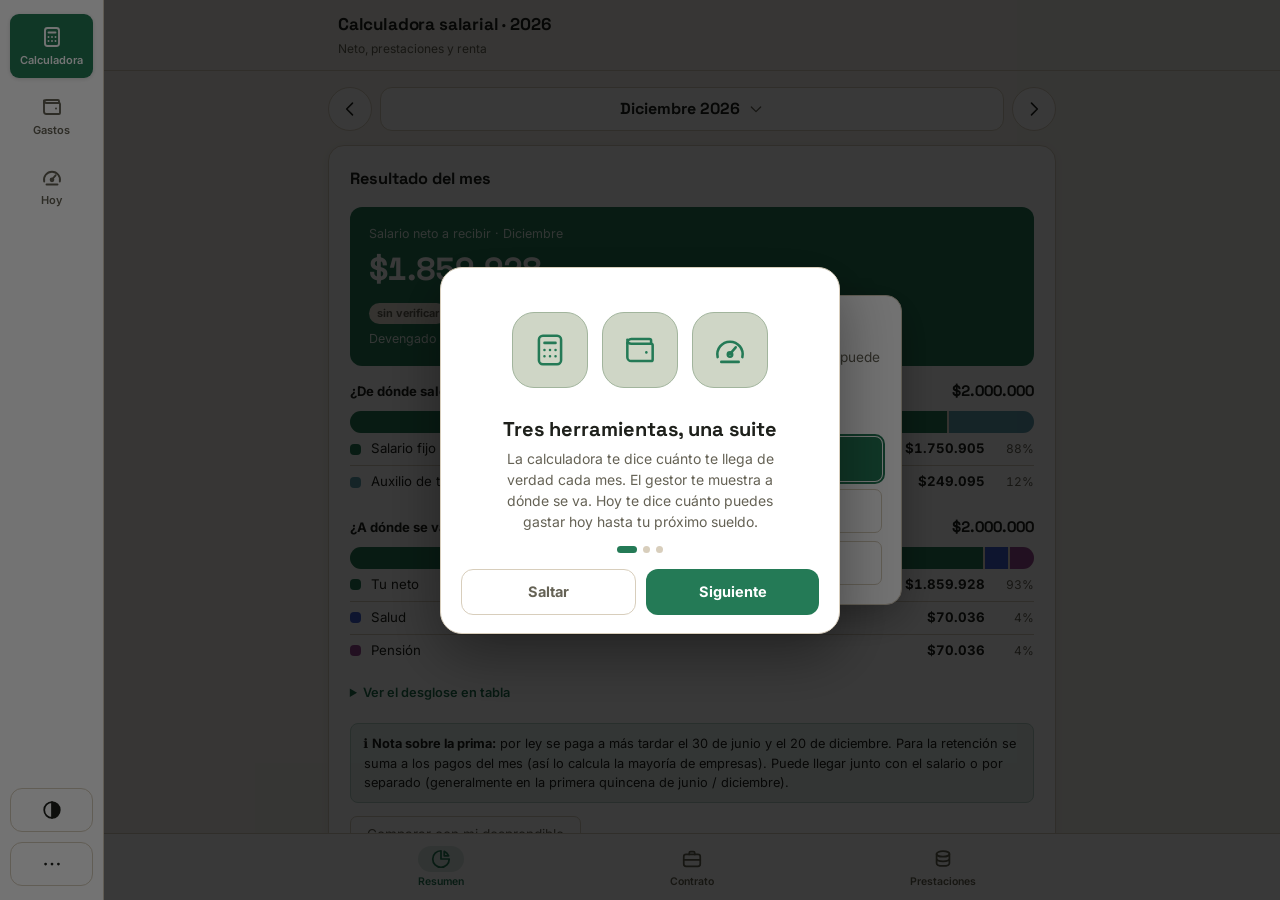
<file: mi-suite-financiera/mi-suite-financiera/calculadora/index.html>
<!DOCTYPE html>
<html lang="es">
<head>
<meta charset="UTF-8">
<script>if(window.parent===window) location.replace('../?app=calculadora'); else document.documentElement.classList.add('en-suite');   // solo funciona dentro de la suite</script>
<meta name="viewport" content="width=device-width, initial-scale=1.0, viewport-fit=cover">
<title>Calculadora de salario e ingresos · Colombia</title>
<link rel="stylesheet" href="../suite-tema.css">
<script src="../suite-tema.js"></script>
<script src="../suite-iconos.js"></script>
<script src="../suite-ui.js"></script>
<script src="../suite-nav.js"></script>
<style>
  :root{
    /* alias de la calculadora -> paleta compartida (suite-tema.css) */
    --paper:var(--bg); --white:var(--surface); --ink:var(--text); --ink-soft:var(--text-dim); --line:var(--border);
    --teal:var(--accent); --teal-dark:var(--accent-dark); --amber:var(--necesito); --coral:var(--danger);
    --blue:var(--debo); --violet:var(--quiero); --navy:var(--text); --navy2:var(--text);
    font-size:16px;
  }
  *{box-sizing:border-box;}
  html,body{margin:0;padding:0;}
  body{
    background:var(--paper);
    color:var(--ink);
    font-family:var(--font-body);
    line-height:1.5;
  }
  .mono{font-variant-numeric: tabular-nums;}





  .card{
    background:var(--white);
    border:1px solid var(--line);
    border-radius:16px;
    padding:1.3rem 1.3rem 1.4rem;
    margin-bottom:1.1rem;
  }
  .card h2{ font-size:1.02rem; margin:0 0 1rem; font-weight:700; display:block; }

  .grid2{display:grid; grid-template-columns:1fr 1fr; gap:.9rem;}
  .grid3{display:grid; grid-template-columns:1fr 1fr 1fr; gap:.6rem;}
  @media(max-width:640px){.grid2{grid-template-columns:1fr;} .grid3{grid-template-columns:1fr;}}

  label{ display:block; font-size:.78rem; color:var(--ink-soft); margin-bottom:.3rem; font-weight:600; }
  input[type=number], input[type=text], input[type=date], input[type=time], select{
    width:100%; padding:.55rem .6rem; border:1px solid var(--line); border-radius:7px;
    font-size:.95rem; background:var(--paper); color:var(--ink);
  }
  input:focus-visible, select:focus-visible, button:focus-visible{outline:2px solid var(--teal); outline-offset:1px;}
  input:focus, select:focus{border-color:var(--teal);}

  .field{margin-bottom:.8rem;}
  .check-row{display:flex; align-items:center; gap:.5rem; margin-top:.3rem;}
  .check-row input{width:auto; cursor: pointer; width: 1.1rem; height: 1.1rem; accent-color: var(--teal);}
  .hint{font-size:.75rem; color:var(--ink-soft); margin-top:.25rem;}
  .warn-banner{
    background:color-mix(in srgb,var(--necesito) 14%,var(--surface)); border:1px solid var(--necesito); color:var(--text);
    border-radius:8px; padding:.65rem .8rem; font-size:.8rem; margin-bottom:.7rem;
  }
  .info-banner{
    background:color-mix(in srgb,var(--accent) 12%,var(--surface)); border:1px solid color-mix(in srgb,var(--accent) 35%,var(--surface)); color:var(--text);
    border-radius:8px; padding:.65rem .8rem; font-size:.8rem; margin-bottom:.7rem;
  }


  .toolbar{display:flex; gap:.5rem; flex-wrap:wrap; margin-bottom:.8rem;}
  .toolbar button{
    font-size:.78rem; padding:.45rem .8rem; border-radius:20px; cursor:pointer;
    border:1px solid var(--line); background:var(--surface); color:var(--ink-soft); font-weight:600;
  }
  .toolbar button.on{ background:var(--text); color:var(--bg); border-color:var(--text); }

  .cal-grid{ display:grid; grid-template-columns:repeat(7,1fr); gap:.35rem; min-width: 0; }
  .cal-dow{ font-size:.68rem; text-align:center; color:var(--ink-soft); font-weight:700; padding-bottom:.2rem; overflow:hidden; text-overflow:ellipsis; }
  .cal-day{
    font-family:inherit; text-align:center; appearance:none; -webkit-appearance:none;
    aspect-ratio:1/1; border:1px solid var(--line); border-radius:7px; background:var(--paper);
    cursor:pointer; display:flex; flex-direction:column; align-items:center; justify-content:center;
    font-size:.78rem; color:var(--ink); position:relative; padding:2px; min-width: 0; overflow:hidden;
  }
  .cal-day:hover{border-color:var(--teal);}
  .cal-day.empty{visibility:hidden; cursor:default;}
  .cal-day.sunday{background:color-mix(in srgb,var(--danger) 10%,var(--surface));}
  .cal-day.festivo{background:color-mix(in srgb,var(--necesito) 14%,var(--surface)); border-color:color-mix(in srgb,var(--necesito) 45%,var(--surface));}
  .cal-day .num{font-weight:700;}
  .cal-day .hrs{font-size:.55rem; font-weight:600; color:var(--ink-soft); margin-top:1px; line-height:1.1; white-space:nowrap; font-variant-numeric:tabular-nums;}
  .cal-day.hoy .num{background:var(--accent); color:var(--accent-ink); border-radius:50%; min-width:1.45em; height:1.45em; display:inline-flex; align-items:center; justify-content:center;}
  .cal-day:focus-visible{outline:2px solid var(--accent); outline-offset:2px; z-index:1;}
  @media(max-width:640px){ .cal-day .hrs{font-size:.5rem;} }
  .cal-day .tag{font-size:.53rem; color:var(--ink-soft); margin-top:1px; text-align:center; line-height:1.1; white-space: nowrap; overflow: hidden; text-overflow: ellipsis; max-width: 100%;}
  .cal-day.worked{box-shadow:inset 0 0 0 2px var(--shift-color, var(--teal));}
  .cal-day.worked::after{
    content:""; position:absolute; top:3px; right:3px; width:7px; height:7px; border-radius:50%;
    background:var(--shift-color, var(--teal));
  }
  .cal-day.selected{outline:2px solid var(--navy); outline-offset:1px;}
  .cal-day.multiselected{outline:2px dashed var(--text); outline-offset:1px; background:color-mix(in srgb,var(--debo) 14%,var(--surface));}

  .legend{display:flex; gap:1rem; flex-wrap:wrap; margin-top:.8rem; font-size:.72rem; color:var(--ink-soft);}
  .legend span{display:inline-flex; align-items:center; gap:.35rem;}
  .dot{width:9px; height:9px; border-radius:50%; display:inline-block;}

  .day-editor{ margin-top:1rem; padding:1rem; border:1px dashed var(--line); border-radius:8px; background:var(--paper); }
  .day-editor h3{margin:0 0 .6rem; font-size:.9rem;}

  .row-actions{display:flex; gap:.5rem; margin-top:.8rem; flex-wrap:wrap;}
  button.primary{
    background:var(--accent); color:var(--accent-ink); border:none; padding:.55rem 1rem; border-radius:7px;
    font-weight:700; cursor:pointer; font-size:.85rem;
  }
  button.primary:hover{background:var(--teal-dark);}
  button.ghost{
    background:transparent; border:1px solid var(--line); padding:.55rem 1rem; border-radius:7px;
    cursor:pointer; font-size:.85rem; color:var(--ink-soft);
  }
  button.small-del{ background:none; border:none; color:var(--coral); cursor:pointer; font-size:.72rem; }

  details.presets-edit{ margin:.6rem 0 1rem; font-size:.82rem; }
  details.presets-edit summary{ cursor:pointer; color:var(--teal-dark); font-weight:600; font-size:.8rem; }
  .turno-card{ border:1px solid var(--line); border-radius:8px; padding:.7rem .8rem; margin-top:.6rem; background:var(--paper); }
  .turno-card-top{ display:flex; align-items:center; gap:.5rem; }
  .turno-card-top input[type=color]{ width:34px; height:34px; padding:0; border:1px solid var(--line); border-radius:6px; cursor:pointer; flex:0 0 auto; }
  .turno-card-top input[type=text]{ flex:1 1 auto; }
  .turno-card-top button{ flex:0 0 auto; }

  table.summary{width:100%; border-collapse:collapse; font-size:.87rem;}
  table.summary td{padding:.42rem 0; border-bottom:1px solid var(--line);}
  table.summary td.val{text-align:right; font-weight:600;}
  table.summary tr.total td{border-top:2px solid var(--ink); border-bottom:none; padding-top:.7rem; font-size:1rem; font-weight:800;}
  table.summary tr.deduct td.val{color:var(--coral);}
  table.summary tr.add td.val{color:var(--teal-dark);}
  table.summary tr.sub-item td{color:var(--ink-soft); font-size:.8rem;}
  table.summary tr.sub-item td.val{color:var(--ink-soft); font-weight:500;}
  table.summary tr.important td {font-weight: 700; color: var(--navy); font-size:.95rem;}
  table.summary tr.important td.val {font-weight: 700; color: var(--navy);}

  .days-list{margin-top:1rem; font-size:.82rem;}
  .days-list table, .weekly-table table, .prima-table table{width:100%; border-collapse:collapse;}
  .days-list th, .weekly-table th, .prima-table th{text-align:left; font-size:.7rem; color:var(--ink-soft); padding:.3rem .4rem; border-bottom:1px solid var(--line);}
  .days-list td, .weekly-table td, .prima-table td{padding:.35rem .4rem; border-bottom:1px solid var(--line);}
  .days-list td.num, .weekly-table td.num, .prima-table td.num{text-align:right;}

  .weekly-table{margin-top:.8rem; font-size:.8rem;}
  .weekly-table tr.over td{color:var(--coral); font-weight:700;}

  footer{ max-width:var(--col); margin:0 auto; padding:0 1.2rem 1.5rem; color:var(--ink-soft); font-size:.75rem; line-height:1.6; }
  .chip{display:inline-block; font-size:.68rem; font-weight:700; padding:.15rem .5rem; border-radius:20px; background:var(--surface-2); color:var(--ink-soft);}
  .chip.ok{background:color-mix(in srgb,var(--accent) 18%,var(--surface)); color:var(--teal-dark);}
  .chip.warn{background:color-mix(in srgb,var(--necesito) 18%,var(--surface)); color:var(--text);}
  .hero-neto{background:var(--accent); color:var(--accent-ink); border-radius:12px; padding:1.1rem 1.2rem; margin-bottom:.9rem;}
  .hero-neto .lbl{font-size:.78rem; opacity:.85;}
  .hero-neto .big{font-family:var(--font-display); font-size:2rem; font-weight:800; letter-spacing:-.02em; margin:.1rem 0 .4rem;}
  .hero-neto .sub{font-size:.78rem; opacity:.9; margin-top:.35rem;}
  .sum-toggle{cursor:pointer; font-size:.8rem; font-weight:600; color:var(--teal-dark); margin-bottom:.5rem;}
  @media(max-width:640px){ .cal-day .tag{font-size:.62rem; color:var(--ink);} }

  /* ---- diseño unificado con el gestor ---- */
  .tabs-main{display:flex; gap:3px; padding:3px; background:var(--surface-2); border-radius:12px; margin:0 0 1rem; justify-content:stretch; flex-wrap:nowrap;}
  .tabs-main button{flex:1; min-width:0; max-width:none; border:none; background:none; color:var(--text-dim); box-shadow:none; border-radius:9px; padding:.55rem .4rem; font-size:.85rem; font-weight:600; min-height:42px;}
  .tabs-main button:hover{border:none; color:var(--text);}
  .tabs-main button.active{background:var(--surface); color:var(--text); box-shadow:0 1px 4px rgba(0,0,0,.14); border:none;}
  .card{box-shadow:var(--shadow);}
  /* ---- barra inferior, vistas y desglose visual ---- */
  html,body{overflow:hidden; overscroll-behavior:none;}
  body{position:fixed; inset:0; min-height:0 !important; padding-bottom:0 !important;}   /* ocupa exactamente lo visible: sin vh/dvh (se desfasan en Android al recargar) */
  #appc{height:100%; display:flex; flex-direction:column;}
  #scroller{flex:1 1 auto; min-height:0; overflow-y:auto; overflow-x:hidden; overscroll-behavior:contain; -webkit-overflow-scrolling:touch; position:relative;}
  .s-header{flex:0 0 auto;}
  .vista-off{display:none !important;}
  .bnav{position:relative; flex:0 0 auto; width:100%; z-index:30; display:flex; background:var(--surface); border-top:1px solid var(--border); padding:6px max(4px, calc((100% - var(--col)) / 2 + 4px)) calc(6px + env(safe-area-inset-bottom,0px)); min-height:64px;}
  .bnav button{flex:1; min-width:0; display:flex; flex-direction:column; align-items:center; gap:3px; background:none; border:none; border-radius:12px; color:var(--text-faint); font-family:inherit; font-size:10.5px; font-weight:600; min-height:52px; padding:6px 2px; cursor:pointer; white-space:nowrap;}
  .bnav button svg{width:22px; height:22px;}
  .bnav button[aria-current="page"]{color:var(--accent);}
  .bnav button[aria-current="page"] .bi{background:color-mix(in srgb,var(--accent) 16%,transparent);}
  .bnav .bi{width:46px; height:26px; border-radius:13px; display:flex; align-items:center; justify-content:center; transition:background .15s;}
  .mes-bar{margin-bottom:.4rem;}
  .flujo{margin:.2rem 0 1rem;}
  .fl-sec{margin-top:1.1rem;} .fl-sec:first-child{margin-top:.2rem;}
  .fl-title{display:flex; justify-content:space-between; align-items:baseline; gap:.5rem; font-size:.82rem; font-weight:700; margin-bottom:.5rem;}
  .fl-title b{font-family:var(--font-display); font-variant-numeric:tabular-nums; font-size:.95rem;}
  .fl-bar{display:flex; gap:2px; height:22px; border-radius:11px; overflow:hidden; background:var(--surface-2); transform-origin:left;}
  .fl-bar span{min-width:4px;}
  .fl-row{display:grid; grid-template-columns:12px 1fr auto 40px; gap:.55rem; align-items:center; font-size:.83rem; padding:.38rem 0; border-bottom:1px solid var(--line);}
  .fl-row:last-child{border-bottom:none;}
  .fl-row .dot{width:11px; height:11px; border-radius:4px;}
  .fl-row .amt{font-weight:700; font-variant-numeric:tabular-nums;}
  .fl-row .pct{text-align:right; color:var(--ink-soft); font-size:.75rem; font-variant-numeric:tabular-nums;}
  .fl-nota{font-size:.75rem; color:var(--ink-soft); margin-top:.5rem;}
  @keyframes crece{from{transform:scaleX(0);} to{transform:scaleX(1);}}
  .anim-fl .fl-bar{animation:crece .55s cubic-bezier(.2,.7,.2,1);}
  /* ---- modo simple / avanzado ---- */
  .modo-switch{display:flex; gap:.4rem; margin:.2rem 0 .9rem; padding:.25rem; background:var(--surface-2); border-radius:12px;}
  .modo-switch button{flex:1; min-height:42px; border:none; border-radius:9px; background:none; color:var(--ink-soft); font-family:inherit; font-size:.9rem; font-weight:700; cursor:pointer;}
  .modo-switch button[aria-pressed="true"]{background:var(--surface); color:var(--text); box-shadow:0 1px 4px rgba(0,0,0,.25);}
  body.modo-simple [data-adv]{display:none !important;}
  .vac-grid{display:grid; grid-template-columns:1fr 1fr; gap:.55rem;} .vac-grid>div{background:var(--surface-2); border-radius:10px; padding:.55rem .7rem;} .vac-grid span{display:block; font-size:.72rem; color:var(--ink-soft);} .vac-grid b{font-size:1.05rem; font-variant-numeric:tabular-nums;}
  .liq-row{display:flex; justify-content:space-between; gap:.6rem; padding:.45rem 0; border-bottom:1px solid var(--line); font-size:.88rem;} .liq-row small{display:block; color:var(--ink-soft); font-size:.72rem;} .liq-row b{font-variant-numeric:tabular-nums; white-space:nowrap;} .liq-tot{font-weight:800; border-bottom:none; font-size:1rem;}
  /* ---- empleos anteriores ---- */
  .hero-neto.previo{background:var(--surface-2); color:var(--text); border:1px solid var(--line);}
  .hero-neto.previo .big{font-size:2rem;}
  .prev-box{margin-top:1.1rem;}
  .prev-box h3{margin:0 0 .3rem; font-size:1.02rem;}
  .prev-modo{display:flex; flex-direction:column; gap:.45rem; margin:.7rem 0; padding:.7rem .8rem; border-radius:10px; background:var(--surface); border:1px solid var(--line);}
  .prev-modo label{display:flex; gap:.5rem; align-items:flex-start; font-size:.85rem; cursor:pointer;}
  .prev-modo input{margin-top:.2rem;}
  .prev-atajos{display:flex; flex-direction:column; gap:.55rem; margin:.4rem 0 .9rem;}
  .prev-atajos .fila{display:flex; gap:.5rem; align-items:center; flex-wrap:wrap; font-size:.85rem;}
  .prev-atajos .fila input{flex:1; min-width:120px; max-width:190px;}
  .prev-meses{display:grid; grid-template-columns:1fr 1fr; gap:.6rem .8rem; margin-bottom:.9rem;}
  .prev-meses label{font-size:.75rem; font-weight:700; color:var(--ink-soft); display:block; margin-bottom:.15rem;}
  @media(max-width:380px){ .prev-meses{grid-template-columns:1fr;} }
    /* ---- renta simple + aproximados ---- */
  details.ren-det{margin-top:.8rem;} details.ren-det > summary{cursor:pointer; font-weight:700; font-size:.88rem; padding:.55rem 0; outline:none; color:var(--ink-soft);}
  #criteriosBox details > summary{cursor:pointer; font-weight:800; font-size:1.0rem; outline:none; list-style-position:inside;}
  .chip.aprox{display:inline-block; margin-left:.4rem; padding:.05rem .45rem; border-radius:99px; font-size:.64rem; font-weight:700; background:var(--surface); border:1px solid var(--line); color:var(--ink-soft); vertical-align:middle;}
  .doc-fila{display:flex; gap:.6rem; align-items:flex-start; padding:.55rem 0; border-bottom:1px solid var(--line);} .doc-fila input{width:22px; height:22px; margin-top:.1rem; flex:0 0 auto;} .doc-fila b{font-size:.86rem;} .doc-fila small{display:block; font-size:.74rem; color:var(--ink-soft); line-height:1.4;}
  /* ---- resumen para el contador ---- */
  #contadorModal .mg-box{max-width:560px; max-height:88vh; overflow-y:auto;}
  .ct-sec{font-weight:800; font-size:.9rem; margin:1rem 0 .15rem;}
  .ct-tabla{width:100%; border-collapse:collapse; font-size:.84rem;}
  .ct-tabla td{padding:.42rem 0; border-bottom:1px solid var(--line); vertical-align:top;}
  .ct-tabla td.v{text-align:right; font-weight:700; white-space:nowrap; font-variant-numeric:tabular-nums; padding-left:.8rem;}
  .ct-nota{display:block; font-size:.72rem; color:var(--ink-soft); font-weight:400; line-height:1.35;}
  .ct-pie{font-size:.72rem; color:var(--ink-soft); line-height:1.5; margin-top:.9rem;}
  @media print{
    html,body{overflow:visible !important; height:auto !important;} body{position:static !important;}
    #appc,#bnav,#asistente,#modalGestor,#toastCalc,#suiteDlg{display:none !important;}
    #contadorModal{position:static !important; background:none !important; padding:0 !important; display:block !important;}
    #contadorModal .mg-box{box-shadow:none !important; border:none !important; max-height:none !important; overflow:visible !important; max-width:none !important; padding:0 !important;}
    #contadorModal .no-print{display:none !important;}
  }
  /* ---- salario -> gestor, renta, toast ---- */
  .mg-overlay{position:fixed; inset:0; background:rgba(0,0,0,.5); z-index:100; display:flex; align-items:center; justify-content:center; padding:16px;}
  .mg-overlay[hidden]{display:none;}
  .mg-box{width:100%; max-width:420px; background:var(--surface); border:1px solid var(--border); border-radius:var(--radius); padding:1.2rem; box-shadow:0 12px 40px rgba(0,0,0,.35);}
  @media(max-width:640px){ .mg-overlay{align-items:flex-end; padding:0;} .mg-box{border-radius:20px 20px 0 0; padding-bottom:calc(1.2rem + env(safe-area-inset-bottom,0px)); animation:subirCalc .22s ease-out;} .mg-box::before{content:''; display:block; width:40px; height:4px; border-radius:2px; background:var(--border); margin:-4px auto 12px;} }
  @keyframes subirCalc{from{transform:translateY(28px); opacity:0;} to{transform:none; opacity:1;}}
  .mg-box h3{margin:0 0 .4rem; font-size:1.05rem;}
  .mg-box p{margin:.2rem 0 .8rem; font-size:.85rem; color:var(--text-dim);}
  .mg-box .monto{font-family:var(--font-display); font-size:1.7rem; font-weight:700; margin:.2rem 0 .6rem;}
  .mg-actions{display:flex; gap:.5rem; margin-top:1rem; flex-wrap:wrap;}
  .mg-actions button{flex:1; min-height:44px;}
  .toast-calc{position:fixed; left:12px; right:12px; bottom:calc(14px + env(safe-area-inset-bottom,0px)); z-index:110; display:flex; justify-content:center; pointer-events:none;}
  .toast-calc[hidden]{display:none;}
  .toast-calc .box{pointer-events:auto; background:var(--text); color:var(--bg); padding:11px 14px; border-radius:12px; font-size:.85rem; box-shadow:0 6px 20px rgba(0,0,0,.3); max-width:480px;}
  .renta-banner{border-radius:12px; padding:.9rem 1rem; margin-bottom:.9rem; border:1px solid var(--border);}
  .renta-banner strong.t{display:block; font-size:1rem; margin-bottom:.25rem;}
  .renta-banner.declara{background:color-mix(in srgb,var(--necesito) 16%,var(--surface)); border-color:var(--necesito);}
  .renta-banner.no{background:color-mix(in srgb,var(--accent) 14%,var(--surface)); border-color:var(--accent);}
  .renta-banner.falta{background:var(--surface-2);}
  .renta-meses{display:flex; flex-wrap:wrap; gap:.35rem; margin:.5rem 0 .2rem;}
  /* ---- añadidos ---- */
  main{max-width:var(--col); margin:0 auto; padding:1rem 16px 1.5rem;}
  .sticky-neto .l{font-size:.75rem; color:var(--text-dim); font-weight:600;}
  .sticky-neto .v{font-family:var(--font-display); font-weight:700; font-size:1.25rem; font-variant-numeric:tabular-nums;}
  .chips-turno{display:flex; gap:.4rem; flex-wrap:wrap; margin-bottom:.6rem;}
  .chips-turno button{font-size:.78rem; font-weight:600; padding:.35rem .7rem; border-radius:20px; border:1px solid var(--line); background:var(--surface); color:var(--text); cursor:pointer; display:inline-flex; align-items:center; gap:.35rem;}
  .chips-turno button.on{background:var(--text); color:var(--bg); border-color:var(--text);}
  .chips-turno .dot{width:.6rem; height:.6rem; border-radius:50%; display:inline-block;}
  .sec-head{cursor:pointer; user-select:none;}
  .sec-head .arrow{float:right; font-size:.75rem; color:var(--ink-soft); font-weight:600;}
  .sec-head .chip{margin-left:.4rem; vertical-align:middle;}
  .aviso-datos{background:color-mix(in srgb,var(--danger) 12%,var(--surface)); border:1px solid var(--danger); border-radius:10px; padding:.7rem .9rem; font-size:.82rem; margin-bottom:1rem;}
  .aviso-datos button{margin-top:.4rem;}
  .panel-soft{background:var(--surface-2); padding:1rem; border-radius:10px; border:1px solid var(--border);}
  .tabs-main button, .toolbar button, .small-del{min-height:40px;}
  .small-del{min-width:40px;}
  input.err{border-color:var(--danger);}
  button{font-family:inherit;}
  /* ---- barra fija del neto: en el Resumen flota y solo aparece al pasar la tarjeta verde ---- */
  .sticky-neto{position:sticky; top:0; z-index:20; margin:0 -16px .9rem;}
  .sticky-neto .sn-in{padding:.55rem 16px; background:var(--surface); border-bottom:1px solid var(--border); display:flex; align-items:baseline; justify-content:space-between; gap:.8rem;}
  .sticky-neto.flotante{height:0; margin:0 -16px;}
  .sticky-neto.flotante .sn-in{position:absolute; left:0; right:0; top:0; box-shadow:0 6px 16px rgba(0,0,0,.08); transition:opacity .18s, transform .18s;}
  .sticky-neto.flotante.oculta .sn-in{opacity:0; transform:translateY(-110%); pointer-events:none;}
  .s-header .s-sub{white-space:nowrap; overflow:hidden; text-overflow:ellipsis;}
  /* ---- selector de mes ---- */
  .mes-bar{display:flex; align-items:center; gap:8px; margin-bottom:.9rem; position:relative;}
  .mes-nav{flex:0 0 auto; width:44px; height:44px; border-radius:22px; border:1px solid var(--line); background:var(--surface); color:var(--text); display:inline-flex; align-items:center; justify-content:center; cursor:pointer;}
  .mes-nav:disabled{opacity:.35; cursor:default;}
  .mes-actual{flex:1; min-height:44px; border-radius:12px; border:1px solid var(--line); background:var(--surface); color:var(--text); font-family:var(--font-display); font-size:1rem; font-weight:700; display:inline-flex; align-items:center; justify-content:center; gap:.45rem; cursor:pointer;}
  .mes-actual[aria-expanded="true"] .mes-chev{transform:rotate(180deg);}
  .mes-chev{display:inline-flex; color:var(--text-dim); transition:transform .15s;}
  #mesVerif[hidden]{display:none;}   /* .chip define display: sin esto el atributo hidden no lo ocultaba */
  .mes-pop{position:absolute; top:calc(100% + 6px); left:0; right:0; z-index:35; background:var(--surface); border:1px solid var(--border); border-radius:14px; padding:10px; box-shadow:0 14px 34px rgba(0,0,0,.22);}
  .mes-pop[hidden]{display:none;}
  .mes-pop-anio{display:flex; align-items:center; justify-content:space-between; margin-bottom:8px;}
  .mes-pop-anio strong{font-family:var(--font-display); font-size:1.05rem;}
  .mes-grid{display:grid; grid-template-columns:repeat(4,1fr); gap:6px;}
  .mes-grid button{min-height:44px; border-radius:10px; border:1px solid var(--line); background:var(--bg); color:var(--text); font-family:inherit; font-size:.85rem; font-weight:600; cursor:pointer;}
  .mes-grid button.hoy{border-color:var(--accent);}
  .mes-grid button.on{background:var(--text); color:var(--bg); border-color:var(--text);}
  /* ---- aumentos de salario ---- */
  .btn-aumento{display:inline-flex; align-items:center; gap:.4rem; min-height:44px;}
  .aum-box{background:var(--surface-2); border:1px solid var(--line); border-radius:10px; padding:.7rem .85rem; margin-bottom:.6rem;}
  .aum-tit{font-size:.78rem; font-weight:700; color:var(--ink-soft); margin-bottom:.3rem;}
  .aum-fila{display:flex; justify-content:space-between; gap:.6rem; font-size:.85rem; padding:.3rem 0; border-bottom:1px solid var(--line);}
  .aum-fila b{font-variant-numeric:tabular-nums; white-space:nowrap;}
  .aum-fila.actual{border-bottom:none; font-weight:700;}
  .aum-quitar{display:flex; flex-wrap:wrap; gap:.2rem .8rem; margin-top:.3rem;}
  /* ---- renta: lo que falta ---- */
  .renta-check{list-style:none; margin:.55rem 0 0; padding:0; font-size:.84rem; line-height:1.45;}
  .renta-check li{position:relative; padding:.22rem 0 .22rem 1.5rem;}
  .renta-check li::before{position:absolute; left:0; top:.2rem; width:1.1rem; text-align:center; font-weight:800;}
  .renta-check li.ok::before{content:'✓'; color:var(--accent-dark);}
  .renta-check li.pend::before{content:'•'; color:var(--necesito); font-size:1.2rem; line-height:1;}
  .renta-check li.info::before{content:'…'; color:var(--ink-soft);}
</style>
</head>
<body>

<div id="appc">
<header class="s-header">
  <div class="s-header-in">
    <div style="display:flex; align-items:center; gap:10px; min-width:0;">
    <span id="navSlotL"></span>
    <div>
      <h1 class="s-title">Calculadora salarial · <span id="anioTitulo"></span></h1>
      <p class="s-sub" id="heroTextEmpleado">Neto, prestaciones y renta</p>
      <p class="s-sub" id="heroTextContratista" style="display:none;">Prestación de servicios: aportes y retención</p>
    </div>
    </div>
    <span id="navSlotR"></span>
  </div>
</header>

<div id="scroller">
<main>
  <div id="avisoDatos"></div>
  <div id="modalGestor" class="mg-overlay" hidden></div>
  <div id="modalAumento" class="mg-overlay" hidden></div>
  <div id="asistente" class="mg-overlay" hidden role="dialog" aria-modal="true" aria-label="Asistente de inicio"></div>
  <div id="toastCalc" class="toast-calc" hidden></div>
  <div class="sticky-neto" id="stickyNeto"><div class="sn-in"><span class="l" id="stickyLbl">Neto</span><span class="v mono" id="stickyVal">$0</span></div></div>

  <div class="tabs-main" id="tabsMain">
    <button id="btnTabEmpleado" class="active" onclick="switchMainTab('empleado')">Tiempo completo</button>
    <button id="btnTabContratista" onclick="switchMainTab('contratista')">Contratista</button>
  </div>

  <div class="mes-bar" id="mesBar">
    <button type="button" class="mes-nav" id="mesPrev" aria-label="Mes anterior"></button>
    <button type="button" class="mes-actual" id="mesActual" aria-haspopup="true" aria-expanded="false" aria-controls="mesPop"><span id="mesActualTxt"></span><span class="chip ok" id="mesVerif" hidden>✓</span><span class="mes-chev" id="mesChev"></span></button>
    <button type="button" class="mes-nav" id="mesNext" aria-label="Mes siguiente"></button>
    <div class="mes-pop" id="mesPop" hidden>
      <div class="mes-pop-anio"><button type="button" class="mes-nav" id="popAnioPrev" aria-label="Año anterior"></button><strong id="popAnio"></strong><button type="button" class="mes-nav" id="popAnioNext" aria-label="Año siguiente"></button></div>
      <div class="mes-grid" id="mesGrid"></div>
    </div>
  </div>

  <!-- ================= VISTA: CONTRATISTA ================= -->
  <div id="viewContratista" style="display:none;">

    <section class="card" data-vista="contrato">
      <h2>Tu contrato de prestación de servicios</h2>
      <div class="grid2">
        <div class="field">
          <label for="valorContrato">Valor mensual del contrato (COP)</label>
          <input type="text" inputmode="numeric" id="valorContrato" value="1.750.905">
          <div class="hint">El valor bruto que te pagan cada mes, sin incluir IVA.</div>
        </div>
        <div class="field">
          <label for="retefuenteTipo">Retención en la fuente</label>
          <select id="retefuenteTipo">
            <option value="tabla">Tabla del art. 383: no tengo 2 o más trabajadores (lo más común)</option>
            <option value="0.11">Honorarios con 2 o más trabajadores · no declarante (11%)</option>
            <option value="0.10">Honorarios con 2 o más trabajadores · declarante (10%)</option>
            <option value="0.06">Servicios generales (manual/técnico) · no declarante (6%)</option>
            <option value="0.04">Servicios generales (manual/técnico) · declarante (4%)</option>
            <option value="custom">Personalizado (Monto exacto en pesos)</option>
            <option value="0">No aplica / No me retienen (0%)</option>
          </select>
          <div id="retefuenteCustomContainer" style="display:none; margin-top:.6rem;">
            <label for="retefuenteCustomValor">Monto mensual exacto de retención (COP)</label>
            <input type="text" inputmode="numeric" id="retefuenteCustomValor" value="0">
            <div class="hint">Escribe exactamente cuánto te descuentan de retención en la fuente al mes.</div>
          </div>
          <details class="info-banner" style="margin-top:.5rem; padding:.5rem .8rem;">
            <summary style="cursor:pointer; font-weight:600; outline:none;">¿No sabes cuál elegir? Guía rápida aquí</summary>
            <div style="margin-top:.6rem; font-size:.8rem; line-height:1.5;">
              <p style="margin-top:0;"><strong>Tabla del art. 383 (lo más común):</strong> si eres persona natural y le informas a quien te contrata que no tienes 2 o más trabajadores vinculados a tu actividad, la retención se calcula como la de un empleado: se restan tus aportes y el 25 % exento, y si la base queda por debajo de 95 UVT no te retienen.</p>
              <p><strong>1. Honorarios (trabajo intelectual):</strong> predomina el conocimiento o la creatividad. <em>Ej: desarrolladores, ingenieros, consultores, diseñadores, abogados, contadores, médicos.</em></p>
              <p><strong>2. Servicios generales (trabajo manual/mecánico):</strong> predomina la labor física o la destreza manual. <em>Ej: mantenimiento, limpieza, transporte, construcción, reparaciones.</em> Solo se retiene si el pago es de <span data-cfg="baseServ"></span> o más.</p>
              <p><strong>3. Personalizado:</strong> úsalo si tu empresa te descuenta un monto fijo en pesos y prefieres ingresarlo directamente.</p>
              <p style="margin-bottom:0;"><strong>4. No aplica:</strong> si quien te contrata no está obligado a retener o tienes una exención específica.</p>
            </div>
          </details>
        </div>
      </div>
      <div class="grid2">
        <div class="field">
          <div class="check-row">
            <input type="checkbox" id="pagaARL">
            <span style="font-size:.85rem; font-weight:600;">Yo pago mi ARL (Riesgos Laborales)</span>
          </div>
          <div id="arlFields" style="display:none; margin-top:.5rem;">
            <select id="nivelARL">
              <option value="0.00522">Riesgo I - Oficinas, finanzas, educación (0.522%)</option>
              <option value="0.01044">Riesgo II - Manufactura, agricultura (1.044%)</option>
              <option value="0.02436">Riesgo III - Procesos industriales (2.436%)</option>
              <option value="0.04350">Riesgo IV - Transporte, aceites (4.350%)</option>
              <option value="0.06960">Riesgo V - Construcción, minería, bomberos (6.960%)</option>
            </select>
            <div id="arlNotaIVV" class="warn-banner" style="display:none; margin-top:.5rem;">En Riesgo IV y V, por ley (Decreto 723 de 2013) la ARL la paga el contratante. Deja esta casilla marcada solo si en tu contrato <strong>tú</strong> asumes ese costo.</div>
            <details class="info-banner" style="margin-top:.5rem; padding:.5rem .8rem;">
              <summary style="cursor:pointer; font-weight:600; outline:none;">¿Cómo sé qué nivel de riesgo soy?</summary>
              <div style="margin-top:.6rem; font-size:.8rem; line-height:1.5;">
                <ul style="margin-top:0; padding-left:1.2rem; margin-bottom:.5rem;">
                  <li><strong>Riesgo I (0.522%):</strong> oficina, consultoría, profesores, comercio, software <em>(el más común en profesionales)</em>.</li>
                  <li><strong>Riesgo II (1.044%):</strong> manufactura ligera, labores agrícolas básicas.</li>
                  <li><strong>Riesgo III (2.436%):</strong> procesos industriales, talleres de mecánica.</li>
                  <li><strong>Riesgo IV (4.350%):</strong> transporte, aseo, seguridad privada.</li>
                  <li><strong>Riesgo V (6.960%):</strong> construcción, minería, trabajo en alturas.</li>
                </ul>
                <p style="margin-bottom:0;">Las clases I a III las paga el contratista en contratos de más de un mes; en IV y V las paga el contratante, salvo que tu contrato diga otra cosa.</p>
              </div>
            </details>
          </div>
        </div>
        <div class="field">
          <div class="check-row">
            <input type="checkbox" id="pagaCCF">
            <span style="font-size:.85rem; font-weight:600;">Pago Caja de Compensación (CCF)</span>
          </div>
          <div id="ccfFields" style="display:none; margin-top:.5rem;">
            <label for="ccfRateSelect">Tarifa voluntaria de aporte sobre el IBC</label>
            <select id="ccfRateSelect">
              <option value="0.02">2.0% (Tarifa estándar completa)</option>
              <option value="0.01">1.0% (Tarifa intermedia)</option>
              <option value="0.006">0.6% (Tarifa mínima especial)</option>
              <option value="custom">Otra tarifa personalizada (%)</option>
            </select>
            <div id="ccfCustomContainer" style="display:none; margin-top:.4rem;">
              <input type="number" id="ccfCustomValor" value="2" min="0.1" max="4" step="0.1" placeholder="Ej: 1.5">
              <div class="hint">Escribe el porcentaje exacto (ej: 0.8 para 0.8%).</div>
            </div>
            <div class="hint" style="margin-top:.4rem;">Aporte voluntario de independientes para acceder a subsidios, turismo y recreación.</div>
          </div>
        </div>
      </div>
      <div class="field" style="margin-top:.2rem;">
        <div class="check-row">
          <input type="checkbox" id="pensionadoCon">
          <span style="font-size:.85rem; font-weight:600;">Ya estoy pensionado por vejez</span>
        </div>
        <div class="hint">Si ya recibes pensión de vejez no tienes que seguir cotizando a pensión, así que se quita ese descuento y el Fondo de Solidaridad Pensional. La salud sí se sigue pagando. Si tu pensión es por invalidez o por sustitución, las reglas son distintas: déjalo desmarcado y consúltalo.</div>
      </div>

        <div class="field transicion-box" style="margin-top:.2rem; display:none;">
          <div class="check-row"><input type="checkbox" class="chk-transicion" id="transicionCon"><span style="font-size:.85rem; font-weight:600;">Estoy en el régimen de transición pensional</span></div>
          <div class="hint">Desde el 1 de abril de 2027 rige la reforma pensional (Ley 2381 de 2024). Si a esa fecha tenías 750 semanas cotizadas (mujeres) o 900 (hombres), sigues con las reglas anteriores: márcalo. Si no, el Fondo de Solidaridad Pensional sube (1,5 % a 3 % desde 4 SMLMV).</div>
        </div>
    </section>

    <section class="card" data-vista="resumen">
      <h2>Aportes a seguridad social (los asume 100% el contratista)</h2>
      <p class="hint" style="margin-top:.4rem; margin-bottom:.9rem;">
        La base de cotización (IBC) es el 40% del valor mensual del contrato. Nunca puede ser menor a 1 SMLMV (<span data-cfg="smlmv"></span>) ni mayor a 25 SMLMV. Con IBC desde 4 SMLMV se suma el Fondo de Solidaridad Pensional (si estás pensionado por vejez no pagas pensión ni ese fondo, solo salud).
      </p>
      <table class="summary" id="ibcTableContratista"></table>
    </section>

    <section class="card" data-vista="resumen">
      <h2>Resultado del mes (Neto)</h2>
      <p class="hint" style="margin-top:.4rem; margin-bottom:.9rem;">
        La prestación de servicios no genera prima, cesantías, vacaciones remuneradas ni auxilio de transporte.
      </p>
      <table class="summary" id="summaryTableContratista"></table>
    </section>
  </div>

  <!-- ================= VISTA: TIEMPO COMPLETO ================= -->
  <div id="viewEmpleado">

        <section class="card" data-vista="resumen" id="sec-resultado">
      <h2>Resultado del mes</h2>
      <div id="heroNeto"></div>
      <div id="flujoBox" class="flujo"></div>
      <details><summary class="sum-toggle">Ver el desglose en tabla</summary><table class="summary" id="summaryTable"></table></details>
      <div id="eneroInteresesContainer" class="panel-soft" style="display:none; margin-top:1rem;">
        <label for="interesesCesantiasEnero">Intereses sobre cesantías pagados por la empresa en enero (COP)</label>
        <input type="text" inputmode="numeric" id="interesesCesantiasEnero" value="0">
        <div class="hint">Si trabajaste el año anterior en la misma empresa, escribe el valor exacto del 12% que te pagaron este mes. Si eres empleado nuevo o retiraste cesantías, déjalo en 0.</div>
      </div>
      <div id="notaMesEspecial" style="margin-top:.8rem;"></div>
      <div id="previoAviso" class="panel-soft" style="display:none; margin-top:1rem;"></div>
      <div class="row-actions" style="margin-top:.8rem;"><button class="ghost" type="button" id="btnComparar">Comparar con mi desprendible</button></div>

      <div id="verifBanco" class="panel-soft" style="margin-top:1rem;">
        <div style="font-weight:700; font-size:.92rem; margin-bottom:.4rem;">🏦 Verificación bancaria — <span id="verifBancoMes"></span></div>
        <div class="hint" style="margin-bottom:.7rem;">Valor calculado por la app: <strong id="verifBancoEsperado" class="mono"></strong>. ¿Llegó exacto a tu cuenta?</div>
        <div class="row-actions" style="margin-top:0;">
          <button class="primary" type="button" onclick="bancoLlegoExacto()">Sí, llegó exacto</button>
          <button class="ghost" type="button" onclick="bancoMostrarInput()">No, llegó otro valor</button>
        </div>
        <div id="verifBancoInputBox" style="display:none; margin-top:.8rem;">
          <label for="verifBancoReal">Monto real que llegó al banco (COP)</label>
          <input type="text" inputmode="numeric" id="verifBancoReal" value="" oninput="bancoFormatInput(this)">
          <div class="row-actions"><button class="primary" type="button" onclick="bancoGuardarReal()">Guardar monto real</button></div>
        </div>
        <div id="verifBancoMsg" style="margin-top:.8rem;"></div>
      </div>
    </section>

        <section class="card" data-vista="calendario" id="sec-calendario">
      <h2>Marca las excepciones en tu calendario</h2>
      <p class="hint" style="margin-top:-.6rem; margin-bottom:.8rem;">No marques cada día normal: tu salario fijo ya los cubre. Marca solo los días que suman algo extra (turno distinto, festivo trabajado, horas extra) o que quieras registrar (vacaciones).</p>

      <details class="presets-edit">
        <summary>Turnos base: editar, eliminar o crear (color, horario)</summary>
        <div id="turnosManager"></div>
        <div class="row-actions"><button class="ghost" type="button" id="btnAddTurno">+ Agregar turno base</button></div>
      </details>


      <div class="toolbar">
        <button type="button" id="btnMulti" onclick="toggleMultiMode()">Seleccionar varios días</button>
      </div>

      <div id="ingresoWarning"></div>
      <div class="cal-grid" id="calGrid"></div>
      <div class="legend" id="legend"></div>

      <!-- EDITOR MÚLTIPLE -->
      <div class="day-editor" id="multiPanel" style="display:none;">
        <h3><span id="multiCount">0</span> días seleccionados</h3>
        <div class="chips-turno" id="chipsMulti"></div>
        <div class="grid3">
          <div class="field">
            <label for="multiTurno">Turno base</label>
            <select id="multiTurno" onchange="onMultiTurnoChange()"></select>
          </div>
          <div class="field">
            <label for="multiInicio">Hora de inicio</label>
            <input type="time" id="multiInicio" value="08:00">
          </div>
          <div class="field">
            <label for="multiFin">Hora de fin</label>
            <input type="time" id="multiFin" value="17:00">
          </div>
        </div>
        <div class="check-row">
          <input type="checkbox" id="sinPagoMulti">
          <span style="font-size:.85rem;">Sin pago adicional (vacaciones, permiso)</span>
        </div>
        <div class="check-row" style="margin-top:.5rem;">
          <input type="checkbox" id="checkExtraMulti" onchange="toggleExtraCampos('Multi')">
          <span style="font-weight:600; font-size:.85rem; color:var(--teal-dark);">+ Agregar horas extra en un horario específico</span>
        </div>
        <div id="camposExtraMulti" class="panel-soft" style="display:none; margin-top:.8rem;">
          <p class="hint" style="margin-top:0; margin-bottom:.8rem;">Indica a qué hora hiciste el trabajo extra para calcular con precisión los recargos nocturnos o dominicales.</p>
          <div class="grid2">
            <div class="field"><label>Hora de inicio extra</label><input type="time" id="multiExtraInicio"></div>
            <div class="field"><label>Hora de fin extra</label><input type="time" id="multiExtraFin"></div>
          </div>
        </div>
        <div class="row-actions" style="margin-top:1.2rem;">
          <button class="primary" type="button" onclick="aplicarMulti()">Aplicar a los días seleccionados</button>
          <button class="ghost" type="button" onclick="limpiarSeleccionMulti()">Limpiar selección</button>
          <button class="ghost" type="button" onclick="toggleMultiMode()">Salir de selección múltiple</button>
        </div>
      </div>

      <!-- EDITOR SIMPLE -->
      <div class="day-editor" id="dayEditor" style="display:none;">
        <h3 id="dayEditorTitle">Día seleccionado</h3>
        <div class="chips-turno" id="chipsDia"></div>
        <div class="grid3">
          <div class="field">
            <label for="turnoDia">Turno base</label>
            <select id="turnoDia" onchange="onTurnoDiaChange()"></select>
          </div>
          <div class="field">
            <label for="horaInicio">Hora de inicio</label>
            <input type="time" id="horaInicio" value="08:00">
          </div>
          <div class="field">
            <label for="horaFin">Hora de fin</label>
            <input type="time" id="horaFin" value="17:00">
          </div>
        </div>
        <div class="check-row">
          <input type="checkbox" id="sinPagoDia">
          <span style="font-size:.85rem;">Sin pago adicional (vacaciones, permiso): este día no suma recargos ni extras</span>
        </div>
        <div class="check-row" style="margin-top:.5rem;">
          <input type="checkbox" id="checkExtraDia" onchange="toggleExtraCampos('Dia')">
          <span style="font-weight:600; font-size:.85rem; color:var(--teal-dark);">+ Agregar horas extra en un horario específico</span>
        </div>
        <div id="camposExtraDia" class="panel-soft" style="display:none; margin-top:.8rem;">
          <p class="hint" style="margin-top:0; margin-bottom:.8rem;">Indica a qué hora hiciste el trabajo extra para calcular con precisión los recargos nocturnos o dominicales.</p>
          <div class="grid2">
            <div class="field"><label>Hora de inicio extra</label><input type="time" id="diaExtraInicio"></div>
            <div class="field"><label>Hora de fin extra</label><input type="time" id="diaExtraFin"></div>
          </div>
        </div>
        <div class="hint" style="margin-top:1rem;">Formato 24 horas. Si cruza la medianoche (ej: 22:00 a 06:00), el recargo se calcula en el día calendario real.</div>
        <div class="row-actions" style="margin-top:1.2rem;">
          <button class="primary" type="button" onclick="saveDay()">Guardar día trabajado</button>
          <button class="ghost" type="button" onclick="removeDay()">Quitar / no trabajé este día</button>
        </div>
      </div>

      <div id="weeklyHours" class="weekly-table"></div>
      <div class="days-list" id="daysList"></div>
    </section>

        <section class="card" data-vista="calendario" id="sec-comisiones">
      <h2>Comisiones y bonos por ventas (<span id="comisionMesLabel"></span>)</h2>
      <p class="hint" style="margin-top:.4rem; margin-bottom:.9rem;">
        Las comisiones pertenecen al mes seleccionado en el calendario.
      </p>
      <div class="check-row" style="margin-bottom:.8rem;">
        <input type="checkbox" id="tieneComisiones">
        <span style="font-size:.85rem; font-weight:600;">En <span id="comisionMesLabelCheck"></span> recibí comisiones o bonos habituales</span>
      </div>
      <div id="comisionesContainer" style="display:none; margin-top:.8rem;">
        <div id="comisionesList"></div>
        <div class="row-actions" style="margin-top:.6rem;">
          <button class="ghost" type="button" id="btnAddComision">+ Agregar comisión a este mes</button>
        </div>
        <div style="margin-top:.8rem; text-align:right; font-weight:700; font-size:.9rem;" id="totalComisionesLabel">Total comisiones del mes: $0</div>
      </div>
    </section>

        <section class="card" data-vista="contrato" id="sec-contrato" data-colapsable="contrato">
      <h2 class="sec-head">Tu contrato</h2>
      <div class="modo-switch" role="group" aria-label="Nivel de detalle"><button type="button" id="modoSimple" aria-pressed="false">Simple</button><button type="button" id="modoAvanzado" aria-pressed="false">Avanzado</button></div>
      <p class="hint" id="modoHint" style="margin-top:-.4rem;"></p>
      <div class="grid2">
        <div class="field">
          <label for="salarioBase">Salario mensual actual (COP)</label>
          <input type="text" inputmode="numeric" id="salarioBase" value="1.750.905">
          <div class="hint">Es tu sueldo fijo: se paga completo todos los meses (incluidos fines de semana). Solo sube si trabajas de noche, en festivo/domingo o haces horas extra. Si te subieron el sueldo, usa «Registrar aumento o ascenso»: así los meses anteriores conservan el salario de antes.</div>
        </div>
        <div class="field aumentos" style="grid-column:1 / -1;">
          <div id="aumentosLista"></div>
          <button class="ghost btn-aumento" type="button" id="btnAumento">Registrar aumento o ascenso</button>
        </div>
        <div class="field" data-adv>
          <label for="jornadaPactada">Horas ordinarias pactadas por día</label>
          <input type="number" id="jornadaPactada" value="8" min="1" max="12" step="0.5">
          <div class="hint">Lo que trabajas más allá de esto, en tu turno normal, cuenta como extra.</div>
        </div>
        <div class="field" data-adv>
          <label for="almuerzo">Horas de almuerzo (no remuneradas)</label>
          <input type="number" id="almuerzo" value="1" min="0" max="3" step="0.25">
        </div>
        <div class="field">
          <label for="auxTransporte">Auxilio de transporte o de conectividad</label>
          <div class="check-row">
            <input type="checkbox" id="auxTransporte">
            <span id="auxTransporteLabel" style="font-size:.85rem;"></span>
          </div>
          <div class="hint">Aplica solo si tu ingreso del mes (salario + comisiones) no supera 2 SMLMV (<span data-cfg="dosSmlmv"></span>). Si trabajas desde casa, la empresa paga en su lugar el auxilio de conectividad, por el mismo valor. Desmárcalo si no recibes ninguno de los dos.</div>
        </div>
        <div class="field" style="grid-column:1 / -1;">
          <label for="tieneNoSalarial">Pagos no salariales</label>
          <div class="check-row"><input type="checkbox" id="tieneNoSalarial"><span style="font-size:.85rem; font-weight:600;">Me pagan bonos o auxilios que el contrato llama «no salariales»</span></div>
          <div class="hint">Son pagos que tu contrato dice expresamente que no son salario (art. 128 del Código Sustantivo del Trabajo): tarjeta o bonos de alimentación, bonificaciones, auxilios. No cuentan para prima, cesantías, vacaciones ni indemnización. Solo pagan salud y pensión en lo que pase del 40 % de todo lo que ganas (Ley 1393 de 2010). La alimentación en tarjeta o bonos no cuenta como ingreso tuyo para la retención ni para la renta hasta 41 UVT al mes, si tu salario no pasa de 310 UVT (art. 387-1 del Estatuto Tributario).</div>
          <div id="noSalarialFields" style="display:none; margin-top:.6rem;">
            <label for="noSalAlim">Alimentación en tarjeta o bonos (COP al mes)</label>
            <input type="text" inputmode="numeric" id="noSalAlim" placeholder="0">
            <label for="noSalOtros" style="margin-top:.6rem;">Otros pagos no salariales que llegan con el sueldo (COP al mes)</label>
            <input type="text" inputmode="numeric" id="noSalOtros" placeholder="0">
          </div>
        </div>
        <div class="field">
          <label for="fechaIngreso">Fecha de ingreso a la empresa</label>
          <input type="date" id="fechaIngreso">
          <div class="hint">Si empezaste a mitad de mes, ese mes se paga proporcional.</div>
        </div>
        <div class="field" style="grid-column: 1 / -1; margin-top:.4rem;">
          <div class="check-row">
            <input type="checkbox" id="pensionadoEmp">
            <span style="font-size:.85rem; font-weight:600;">Ya estoy pensionado por vejez</span>
          </div>
          <div class="hint">Si ya recibes pensión de vejez no tienes que seguir cotizando a pensión, así que se quita ese descuento y el Fondo de Solidaridad Pensional. La salud sí se sigue pagando. Si tu pensión es por invalidez o por sustitución, las reglas son distintas: déjalo desmarcado y consúltalo.</div>
        </div>

        <div class="field transicion-box" style="grid-column: 1 / -1; margin-top:.2rem; display:none;">
          <div class="check-row"><input type="checkbox" class="chk-transicion" id="transicionEmp"><span style="font-size:.85rem; font-weight:600;">Estoy en el régimen de transición pensional</span></div>
          <div class="hint">Desde el 1 de abril de 2027 rige la reforma pensional (Ley 2381 de 2024). Si a esa fecha tenías 750 semanas cotizadas (mujeres) o 900 (hombres), sigues con las reglas anteriores: márcalo. Si no, el Fondo de Solidaridad Pensional sube (1,5 % a 3 % desde 4 SMLMV).</div>
        </div>
        <div class="field" data-adv style="grid-column: 1 / -1; margin-top:.4rem;">
          <div class="check-row">
            <input type="checkbox" id="pagaCajaEmpresa">
            <span style="font-size:.85rem; font-weight:600;">Mi empresa paga Caja de Compensación (aporte patronal del 4%)</span>
          </div>
          <div class="hint">Es obligación del empleador (no te lo descuentan). Al marcarlo se muestra como beneficio aportado por la empresa.</div>
        </div>
        <div class="field panel-soft" data-adv style="grid-column: 1 / -1; margin-top:.4rem;">
          <div class="check-row">
            <input type="checkbox" id="pagoMesVencido">
            <span style="font-size:.85rem; font-weight:600; color:var(--teal-dark);">Pagar recargos, horas extra y comisiones mes vencido (nómina vencida)</span>
          </div>
          <div class="hint" style="margin-top:.3rem;">Si está activo, lo generado el mes anterior se refleja en el salario de este mes (muy común en turnos rotativos).</div>
          <div id="corteBox" style="margin-top:.6rem;">
            <label for="corteTipo">Corte de novedades</label>
            <select id="corteTipo">
              <option value="">Sin corte: todo lo del mes se paga el mes siguiente</option>
              <option value="dia">Un día fijo del mes (ej.: el 20)</option>
              <option value="semana">Un día de la semana que cambia cada mes (ej.: el penúltimo viernes)</option>
            </select>
            <div id="corteDiaBox" style="margin-top:.5rem;"><label for="corteNov">Día del mes</label><input type="number" id="corteNov" min="1" max="30" inputmode="numeric" placeholder="Ej.: 20" style="max-width:9rem;"></div>
            <div id="corteSemBox" style="margin-top:.5rem;">
              <div style="display:flex; gap:.5rem; flex-wrap:wrap;">
                <div style="flex:1; min-width:8rem;"><label for="corteOrd">¿Cuál?</label><select id="corteOrd"><option value="1">El último</option><option value="2">El penúltimo</option><option value="3">El antepenúltimo</option></select></div>
                <div style="flex:1; min-width:8rem;"><label for="corteDow">Día</label><select id="corteDow"><option value="1">lunes</option><option value="2">martes</option><option value="3">miércoles</option><option value="4">jueves</option><option value="5">viernes</option><option value="6">sábado</option><option value="0">domingo</option></select></div>
              </div>
              <div class="check-row" style="margin-top:.5rem;"><input type="checkbox" id="corteIncluye"><span style="font-size:.82rem;">Lo trabajado ese mismo día entra en la nómina de ese mes</span></div>
            </div>
            <div class="hint" id="corteEjemplo" style="margin-top:.4rem;"></div>
            <div class="hint" style="margin-top:.3rem;">Si tu empresa paga en el mismo mes lo que trabajaste hasta cierto día y lo de después lo paga el mes siguiente, configúralo aquí. Revisa tus desprendibles: un recargo de antes del corte llega ese mes; uno de después, el siguiente.</div>
          </div>
        </div>
        <div class="field panel-soft" id="integralBox" style="grid-column: 1 / -1; margin-top:.4rem; display:none;">
          <div class="check-row"><input type="checkbox" id="salarioIntegral"><span style="font-size:.85rem; font-weight:600;">Mi salario es integral</span></div>
          <div class="hint" style="margin-top:.3rem;">Desde 13 salarios mínimos. Ya incluye las prestaciones y los recargos: no hay auxilio de transporte, prima, cesantías ni intereses, y los aportes se calculan sobre el 70% del salario.</div>
        </div>
        <div class="field" data-adv style="grid-column: 1 / -1; margin-top:.4rem;">
          <label for="aporteVol">Aporte voluntario (AFC o pensión voluntaria)</label>
          <div style="display:flex; gap:.5rem;"><select id="aporteVolTipo" aria-label="Tipo de aporte voluntario" style="max-width:9.5rem;"><option value="monto">En pesos</option><option value="pct">% del salario</option></select><input type="text" inputmode="decimal" id="aporteVol" value="0" placeholder="0"></div>
          <div class="hint">Se descuenta de tu neto y baja la base de la retención (hasta el 30% del ingreso y dentro del tope global de 40% / 1.340 UVT).</div>
        </div>
        <div class="field" data-adv style="grid-column: 1 / -1; margin-top:.4rem;">
          <label for="procRetencion">¿Cómo te calcula la retención tu empresa?</label>
          <select id="procRetencion"><option value="1">Con la tabla de cada mes (procedimiento 1) — lo más común</option><option value="2">Con un porcentaje fijo del desprendible (procedimiento 2)</option></select>
          <div id="retPctBox" style="display:none; margin-top:.5rem;"><label for="retencionPct">Porcentaje de retención de tu desprendible (%)</label><input type="text" inputmode="decimal" id="retencionPct" value="0"><div class="hint">Si cada mes te descuentan el mismo %, tu empresa usa el procedimiento 2. Escríbelo como aparece (ej: 6,5).</div></div>
        </div>
      </div>
    </section>

        <section class="card" data-vista="contrato" id="sec-deducciones" data-colapsable="deducciones" data-adv>
      <h2 class="sec-head">Deducciones para la retención en la fuente <span id="dedAviso"></span></h2>
      <p class="hint" style="margin-top:-.4rem; margin-bottom:1rem;">
        Estos conceptos bajan la base sobre la que se calcula la retención (art. 387 ET).
      </p>
      <p class="hint" style="margin:0 0 .7rem;">Si tu empresa <b>no tiene tus documentos</b> (certificado de intereses, de la prepagada…), desmarca «Mi empresa ya me lo aplica»: tu neto de cada mes seguirá igual al de tu desprendible y la deducción queda guardada para tu declaración (pestaña Renta → «Para tu contador»).</p>
      <div class="grid2">
        <div class="field">
          <div class="check-row">
            <input type="checkbox" id="tieneVivienda">
            <span style="font-size:.85rem; font-weight:600;">Pago crédito hipotecario/leasing</span>
          </div>
          <div id="viviendaFields" style="display:none; margin-top:.5rem;">
            <label for="interesesVivienda">Intereses que pagas al mes (COP)</label>
            <input type="text" inputmode="numeric" id="interesesVivienda" value="0">
            <div class="hint">Solo los intereses. Tope: 100 UVT/mes (<span data-cfg="tope100"></span>).</div>
          <div class="check-row" style="margin-top:.55rem;"><input type="checkbox" id="aplicaVivienda" checked><span style="font-size:.82rem;">Mi empresa ya me lo aplica en la retención</span></div>
        <label for="viviendaDesde" style="margin-top:.55rem;">¿Desde qué mes pagas estos intereses?</label><select id="viviendaDesde"><option value="">Desde el inicio del año</option><option value="1">Enero</option><option value="2">Febrero</option><option value="3">Marzo</option><option value="4">Abril</option><option value="5">Mayo</option><option value="6">Junio</option><option value="7">Julio</option><option value="8">Agosto</option><option value="9">Septiembre</option><option value="10">Octubre</option><option value="11">Noviembre</option><option value="12">Diciembre</option></select>
        <label for="viviendaAntes" style="margin-top:.5rem;">Intereses que pagaste este año antes de registrar la deuda (opcional)</label><input type="text" inputmode="numeric" id="viviendaAntes" value="0">
        <div class="hint">Están en tu extracto («Intereses corrientes») o en el certificado anual del banco. Se suman a los que ya registró el gestor.</div>
        <div id="viviendaGestor" style="display:none; margin-top:.5rem;"><button type="button" class="ghost" id="viviendaTraer" style="width:100%; min-height:44px;"></button></div>
          </div>
        </div>
        <div class="field">
          <div class="check-row">
            <input type="checkbox" id="tienePrepagada">
            <span style="font-size:.85rem; font-weight:600;">Pago medicina prepagada</span>
          </div>
          <div id="prepagadaFields" style="display:none; margin-top:.5rem;">
            <label for="pagoPrepagada">Cuánto pagas al mes (COP)</label>
            <input type="text" inputmode="numeric" id="pagoPrepagada" value="0">
        <div class="check-row" style="margin-top:.55rem;"><input type="checkbox" id="aplicaPrepagada" checked><span style="font-size:.82rem;">Mi empresa ya me lo aplica en la retención</span></div>
        <label for="prepagadaDesde" style="margin-top:.55rem;">¿Desde qué mes la pagas?</label><select id="prepagadaDesde"><option value="">Desde el inicio del año</option><option value="1">Enero</option><option value="2">Febrero</option><option value="3">Marzo</option><option value="4">Abril</option><option value="5">Mayo</option><option value="6">Junio</option><option value="7">Julio</option><option value="8">Agosto</option><option value="9">Septiembre</option><option value="10">Octubre</option><option value="11">Noviembre</option><option value="12">Diciembre</option></select>
            <div class="hint">Tope legal: 16 UVT/mes (<span data-cfg="tope16"></span>).</div>
          </div>
        </div>
        <div class="field">
          <div class="check-row">
            <input type="checkbox" id="tieneDependientes">
            <span style="font-size:.85rem; font-weight:600;">Tengo dependientes económicos</span>
          </div>
        <div id="numDependientesRow" style="display:none; margin-top:.55rem;"><label for="numDependientes">¿Cuántos dependientes tienes?</label><select id="numDependientes"><option value="1">1</option><option value="2">2</option><option value="3">3</option><option value="4">4</option><option value="5">5 o más</option></select></div>
        <div id="aplicaDependientesRow" class="check-row" style="display:none; margin-top:.55rem;"><input type="checkbox" id="aplicaDependientes" checked><span style="font-size:.82rem;">Mi empresa ya me lo aplica en la retención</span></div>
          <div class="hint" style="margin-top:.4rem;">Deducción del 10% del ingreso, tope 32 UVT/mes (<span data-cfg="tope32"></span>).</div>
        </div>
      </div>
    </section>

        <section class="card" data-vista="prestaciones" id="sec-prima">
      <h2>Prima de servicios, cesantías e intereses</h2>
      <p class="hint" style="margin-top:-.4rem; margin-bottom:.9rem;">
        Se acumulan solos con el total devengado real de cada mes (incluyendo las reglas de mes vencido si aplican).
      </p>
      <div id="primaTable" class="prima-table"></div>
      <div id="cesantiasBox" style="margin-top:1rem;"></div>
      <div class="row-actions" style="margin-top:.8rem;">
        <button class="primary" type="button" onclick="guardarMesPrima()">Guardar el mes de <span id="mesActualLabel"></span> en el historial</button>
      </div>
    </section>
    <section class="card" data-vista="prestaciones" id="sec-vacaciones">
      <h2>Vacaciones</h2>
      <p class="hint" style="margin-top:-.4rem; margin-bottom:.9rem;">Saldo informativo: se cuentan 15 días hábiles por año trabajado y se restan los días que marques con el turno «Vacaciones» en el calendario.</p>
      <div id="vacBox"></div>
      <div class="grid2" style="margin-top:.9rem;">
        <div class="field"><label for="vacSaldoIni">Días que ya traías al empezar (opcional)</label><input type="text" inputmode="decimal" id="vacSaldoIni" value="0"></div>
        <div class="field"><label for="vacCompensadas">Días que te pagaron en dinero (opcional)</label><input type="text" inputmode="decimal" id="vacCompensadas" value="0"></div>
      </div>
      <div class="check-row"><input type="checkbox" id="sabadoHabil"><span style="font-size:.85rem;">Mi empresa cuenta el sábado como día hábil</span></div>
    </section>
    <details class="card" data-vista="prestaciones" data-adv id="sec-liquidacion">
      <summary style="font-weight:700; cursor:pointer; min-height:44px; display:flex; align-items:center;">Si termina tu contrato: liquidación e indemnización</summary>
      <p class="hint" style="margin:.4rem 0 .9rem;">Estimación de lo que te deben al retirarte. Cambia según el contrato y la empresa: confírmalo con ellos.</p>
      <div class="grid2">
        <div class="field"><label for="liqRetiro">Fecha de retiro</label><input type="date" id="liqRetiro"></div>
        <div class="field"><label for="liqTipo">Tipo de contrato</label><select id="liqTipo"><option value="indefinido">Término indefinido</option><option value="fijo">Término fijo</option><option value="obra">Obra o labor</option></select></div>
        <div class="field" id="liqFinBox" style="display:none;"><label for="liqFin" id="liqFinLbl">Fecha en que termina el contrato</label><input type="date" id="liqFin"></div>
        <div class="field"><label for="liqCausa">¿Cómo termina?</label><select id="liqCausa"><option value="sin_justa">La empresa lo termina sin justa causa</option><option value="otra">Renuncia, mutuo acuerdo o justa causa</option></select></div>
        <div class="field"><label for="liqExtras">Promedio mensual de extras, recargos o comisiones (opcional)</label><input type="text" inputmode="numeric" id="liqExtras" value="0"></div>
      </div>
      <div id="liqOut"></div>
    </details>

      <section class="card" data-vista="renta" id="sec-renta">
    <h2>¿Debo declarar renta el próximo año?</h2>
    <div id="rentaBox"></div>
    <div id="criteriosBox"></div>
    <div id="contadorBox"></div>
    <div id="docsBox"></div>
    <div id="previosBox"></div>
  </section>

  </div>
</main>

<footer>
  <div id="footerEmpleado"><details><summary style="cursor:pointer; font-weight:600; color:var(--teal-dark); margin-bottom:.6rem;">Ver supuestos y normativa</summary><div id="footerEmpleadoBody"></div></details></div>
  <div id="footerContratista" style="display:none;"><details><summary style="cursor:pointer; font-weight:600; color:var(--teal-dark); margin-bottom:.6rem;">Ver supuestos y normativa</summary><div id="footerContratistaBody"></div></details></div>
  <div style="margin-top:1.5rem; text-align:center; font-weight:600; color:var(--teal-dark); border-top:1px dashed var(--line); padding-top:1rem;">
    ✨ Creado por Andrés Amézquita
  </div>
</footer>
</div>

<nav class="bnav" id="bnav" aria-label="Secciones de la calculadora"></nav>
</div>

<script>
// ============================================================
//  Calculadora de salario e ingresos · Colombia
// ============================================================
const $ = id => document.getElementById(id);
const pad = n => String(n).padStart(2,'0');
const esc = s => String(s==null?'':s).replace(/[&<>"']/g, c=>({'&':'&amp;','<':'&lt;','>':'&gt;','"':'&quot;',"'":'&#39;'}[c]));
const isObj = o => o && typeof o==='object' && !Array.isArray(o);
const cleanText = (v,max) => (typeof v==='string'||typeof v==='number') ? String(v).slice(0,max||80) : '';
const numOr = (v,d) => { const n=Number(v); return Number.isFinite(n)?n:d; };
const fmtCOP = n => '$'+Math.round(n||0).toLocaleString('es-CO');
const pctCO = (x, dec) => (x*100).toFixed(dec).replace('.',',')+' %';   // 1,5 % (coma decimal, como en Colombia)
const DATE_RE = /^\d{4}-\d{2}-\d{2}$/, MONTH_RE = /^\d{4}-\d{2}$/;
const HM_RE = /^([01]?\d|2[0-3]):([0-5]\d)$/;
function normHM(s){ const m = HM_RE.exec(String(s||'').trim()); return m ? pad(+m[1])+':'+m[2] : ''; }

// ---------- Almacenamiento seguro (JSON dañado nunca deja la pantalla en blanco) ----------
const corruptos = [];
function lsRaw(k){ try{ return localStorage.getItem(k); }catch(e){ return null; } }
function lsSet(k,v){ try{ localStorage.setItem(k, typeof v==='string' ? v : JSON.stringify(v)); }catch(e){} }
function lsGet(k, fallback){
  const raw = lsRaw(k);
  if(raw==null) return fallback;
  try{
    const v = JSON.parse(raw);
    if(fallback!==undefined && fallback!==null && (Array.isArray(fallback)!==Array.isArray(v) || typeof v!==typeof fallback)) throw new Error('tipo');
    return v;
  }catch(e){
    if(lsRaw(k+'_corrupto')==null) lsSet(k+'_corrupto', raw);   // copia del dato dañado
    corruptos.push(k);
    return fallback;
  }
}

// ---------- Configuración normativa por año ----------
const CONFIG_ANIO = {
  2025:{ smlmv:1423500, auxTransporte:200000, uvt:49799, soloReferencia:true },
  2026:{ smlmv:1750905, auxTransporte:249095, uvt:52374 },
  2027:{ smlmv:null, auxTransporte:null, uvt:null }     // se oficializa a fines de 2026
};
const ANIOS = [2026, 2027];
function cfgDe(y){
  const c = CONFIG_ANIO[y];
  if(c && c.smlmv) return Object.assign({provisional:false, de:y}, c);
  const prev = Object.keys(CONFIG_ANIO).map(Number).filter(k=>k<y && CONFIG_ANIO[k].smlmv).sort((a,b)=>a-b).pop();
  return Object.assign({provisional:true, de:prev}, CONFIG_ANIO[prev]);
}
let ANIO, C, SMLMV, AUX_TRANSPORTE, UVT;
function setAnio(y){ ANIO=y; C=cfgDe(y); SMLMV=C.smlmv; AUX_TRANSPORTE=C.auxTransporte; UVT=C.uvt; }
(function(){ const y=new Date().getFullYear(); setAnio(ANIOS.includes(y) ? y : (y>ANIOS[ANIOS.length-1] ? ANIOS[ANIOS.length-1] : ANIOS[0])); })();

const SALUD_PCT = 0.04, PENSION_PCT = 0.04;
const CONTRATO_SALUD_PCT = 0.125, CONTRATO_PENSION_PCT = 0.16;
const TOPE_VIVIENDA_UVT = 100, TOPE_PREPAGADA_UVT = 16, TOPE_DEPENDIENTES_UVT = 32, TOPE_GLOBAL_UVT_ANUAL = 1340;

// ---------- Tarifas que cambian por fecha (Ley 2101 de 2021 y Ley 2466 de 2025) ----------
const RECARGO_DOMFEST_ESCALA = [['2000-01-01',0.75],['2025-07-01',0.80],['2026-07-01',0.90],['2027-07-01',1.00]];
// Base mínima para retener por servicios: Decreto 572 de 2025 (2 UVT), suspendido del 8-may al 30-jun-2026 y vigente otra vez desde el 1-jul-2026
const BASE_SERVICIOS_UVT = [['2000-01-01',4],['2025-06-01',2],['2026-05-08',4],['2026-07-01',2]];
const baseServiciosUVT = () => escalaEn(BASE_SERVICIOS_UVT, isoDe(new Date()));
const JORNADA_SEMANAL_ESCALA = [['2000-01-01',48],['2023-07-15',47],['2024-07-15',46],['2025-07-15',44],['2026-07-15',42]];
const NOCTURNO_DESDE_ESCALA  = [['2000-01-01',21],['2025-12-25',19]];
function escalaEn(escala, iso){ let v = escala[0][1]; for(const [d,val] of escala){ if(iso>=d) v = val; } return v; }
function isoDe(f){ return typeof f==='string' ? f.slice(0,10) : f.getFullYear()+'-'+pad(f.getMonth()+1)+'-'+pad(f.getDate()); }
function tarifasEn(fecha){
  const iso = isoDe(fecha), horas = escalaEn(JORNADA_SEMANAL_ESCALA, iso);
  return {
    recargoDomFest: escalaEn(RECARGO_DOMFEST_ESCALA, iso),
    limiteSemanal: horas,
    divisor: horas*5,                       // horas/semana ÷ 6 días × 30 días  (42 h → 210, 44 h → 220)
    nocturnoDesde: escalaEn(NOCTURNO_DESDE_ESCALA, iso), nocturnoHasta: 6,
    recargoNocturno: 0.35, extraDiurna: 0.25, extraNocturna: 0.75
  };
}

// ---------- Festivos de Colombia (Ley Emiliani + Semana Santa), calculados por año ----------
function pascua(y){
  const a=y%19,b=Math.floor(y/100),c=y%100,d=Math.floor(b/4),e=b%4,f=Math.floor((b+8)/25),g=Math.floor((b-f+1)/3),
    h=(19*a+b-d-g+15)%30,i=Math.floor(c/4),k=c%4,l=(32+2*e+2*i-h-k)%7,m=Math.floor((a+11*h+22*l)/451),
    mes=Math.floor((h+l-7*m+114)/31),dia=((h+l-7*m+114)%31)+1;
  return new Date(y,mes-1,dia);
}
const sumaDias = (d,n) => new Date(d.getFullYear(), d.getMonth(), d.getDate()+n);
const lunesSig = d => { const w=d.getDay(); return w===1 ? d : sumaDias(d,(8-w)%7); };
const _fest = {};
function festivosDe(y){
  if(_fest[y]) return _fest[y];
  const m = new Map(), add=(d,n)=>m.set((d.getMonth()+1)+'-'+d.getDate(), n), p=pascua(y);
  add(new Date(y,0,1),'Año Nuevo'); add(lunesSig(new Date(y,0,6)),'Reyes Magos'); add(lunesSig(new Date(y,2,19)),'San José');
  add(sumaDias(p,-3),'Jueves Santo'); add(sumaDias(p,-2),'Viernes Santo'); add(new Date(y,4,1),'Día del Trabajo');
  add(lunesSig(sumaDias(p,39)),'Ascensión'); add(lunesSig(sumaDias(p,60)),'Corpus Christi'); add(lunesSig(sumaDias(p,68)),'Sagrado Corazón');
  add(lunesSig(new Date(y,5,29)),'San Pedro y San Pablo'); add(new Date(y,6,20),'Independencia'); add(new Date(y,7,7),'Batalla de Boyacá');
  add(lunesSig(new Date(y,7,15)),'Asunción de la Virgen'); add(lunesSig(new Date(y,9,12)),'Día de la Raza');
  add(lunesSig(new Date(y,10,1)),'Todos los Santos'); add(lunesSig(new Date(y,10,11)),'Independencia de Cartagena');
  add(new Date(y,11,8),'Inmaculada Concepción'); add(new Date(y,11,25),'Navidad');
  return (_fest[y]=m);
}
function festivoInfo(y,mo,d){ const n = festivosDe(y).get(mo+'-'+d); return n ? [mo,d,n] : null; }
function festivoODomingo(dt){ return dt.getDay()===0 || !!festivoInfo(dt.getFullYear(), dt.getMonth()+1, dt.getDate()); }

const MESES = ["Enero","Febrero","Marzo","Abril","Mayo","Junio","Julio","Agosto","Septiembre","Octubre","Noviembre","Diciembre"];
const DOW = ["Lun","Mar","Mié","Jue","Vie","Sáb","Dom"];
const DEFAULT_PRESETS = {
  colombia:{label:"Oficina", start:"08:00", end:"17:00", color:"#1F9D8A", sinRecargo:false},
  vacaciones:{label:"Vacaciones", start:"08:00", end:"17:00", color:"#9B6BC7", sinRecargo:true}
};
const PRESETS_PROTEGIDOS = ['vacaciones'];
const PALETA_TURNOS = ['#1F9D8A','#3B7DD8','#9B6BC7','#E8A33D','#D1495B','#4C9F70','#C2554D','#6C6FBF','#2AA9A9','#B98900'];

// ---------- Estado ----------
let currentTab = 'empleado';
let currentMonth = new Date().getMonth();
let selectedKey = null, multiMode = false, multiSelected = new Set();
let workdays = {}, historialPrima = {}, comisionesPorMes = {}, interesesEneroVal = 0, ajustesBanco = {};
let shiftPresets = {}, appConfig = {}, auxPref = true, histSal = [];   // histSal: salarios anteriores [{hasta, salario, motivo}], del más viejo al más nuevo
let modo = 'avanzado', pensionado = false, ultimoNetoCalculado = 0, ultimoNetoMostrado = 0, ultimoDesglose = {}, verifBancoMesMostrado = null, retencionActual = 0;
let ENT = null, _mesCache = {};
const colapsadas = lsGet('co_colapsadas', {});
const K = n => `co${ANIO}_${n}`;
let previos = {tipo:'neto', meses:{}, liquidacion:0, totalCert:0};
let antesGestor = {compras:0, tarjeta:0, consignaciones:0, completo:false};
let docsMarcados = {};   // ingresos de empleos anteriores (solo para la declaración de renta)
let ingresoGestor = {};   // mes -> id del ingreso "Salario" que ya enviaste al gestor (evita duplicados)

// ---- sanitizadores (datos propios y backups importados) ----
function sanitizePresets(obj){
  const out = {};
  if(isObj(obj)) Object.keys(obj).slice(0,60).forEach((id,i)=>{
    const p = obj[id]; if(!isObj(p) || !/^[\w-]{1,40}$/.test(id)) return;
    out[id] = { label: cleanText(p.label,40)||'Turno', start: normHM(p.start)||'08:00', end: normHM(p.end)||'17:00',
      color: /^#[0-9a-fA-F]{6}$/.test(p.color) ? p.color : PALETA_TURNOS[i%PALETA_TURNOS.length],
      sinRecargo: typeof p.sinRecargo==='boolean' ? p.sinRecargo : id==='vacaciones' };
  });
  PRESETS_PROTEGIDOS.forEach(id=>{ if(!out[id]) out[id] = Object.assign({}, DEFAULT_PRESETS[id]); });
  return out;
}
function sanitizeWorkdays(obj, presets){
  const out = {};
  if(isObj(obj)) Object.keys(obj).forEach(k=>{
    const w = obj[k]; if(!DATE_RE.test(k) || !isObj(w)) return;
    const type = cleanText(w.type,40)||'personalizado';
    const ex0 = normHM(w.extraStart), ex1 = normHM(w.extraEnd), tiene = !!w.tieneExtra && !!ex0 && !!ex1;
    out[k] = { start: normHM(w.start)||'08:00', end: normHM(w.end)||'17:00', type, tieneExtra: tiene, extraStart: tiene?ex0:'', extraEnd: tiene?ex1:'',
      sinPago: typeof w.sinPago==='boolean' ? w.sinPago : !!(presets && presets[type] && presets[type].sinRecargo) };
  });
  return out;
}
function sanitizeHistorial(obj){
  const out = {};
  if(isObj(obj)) Object.keys(obj).forEach(k=>{ const h=obj[k]; if(!MONTH_RE.test(k)||!isObj(h)) return;
    out[k] = { dias: Math.min(31,Math.max(0,numOr(h.dias,0))), devengadoPrestacional: Math.max(0,numOr(h.devengadoPrestacional,0)) }; });
  return out;
}
function sanitizeComisiones(obj){
  const out = {};
  if(isObj(obj)) Object.keys(obj).forEach(k=>{ const i=parseInt(k,10); if(!(i>=0&&i<=11)||!Array.isArray(obj[k])) return;
    out[i] = obj[k].filter(isObj).slice(0,50).map(c=>({desc:cleanText(c.desc,80), valor:Math.min(1e11,Math.max(0,Math.round(numOr(c.valor,0))))})); });
  return out;
}
function sanitizeAjustes(obj){
  const out = {};
  if(isObj(obj)) Object.keys(obj).forEach(k=>{ const a=obj[k]; if(!MONTH_RE.test(k)||!isObj(a)) return;
    out[k] = { esperado:numOr(a.esperado,0), real:numOr(a.real,0), diferencia:numOr(a.diferencia,0) }; });
  return out;
}
const CFG_STR = ['corteNov','corteTipo','corteOrd','corteDow','noSalAlim','noSalOtros','migRet','numDependientes','aporteVol','aporteVolTipo','procRetencion','retencionPct','vacSaldoIni','vacCompensadas','modo','salarioBase','jornadaPactada','almuerzo','valorContrato','retefuenteTipo','retefuenteCustomValor','nivelARL','ccfRateSelect','ccfCustomValor','interesesVivienda','pagoPrepagada','viviendaDesde','viviendaAntes','prepagadaDesde'];
const CFG_BOOL = ['corteIncluye','tieneNoSalarial','transicionPensional','aplicaVivienda','aplicaPrepagada','aplicaDependientes','salarioIntegral','sabadoHabil','pensionado','pagaCajaEmpresa','pagoMesVencido','pagaARL','pagaCCF','tieneVivienda','tienePrepagada','tieneDependientes','auxPref'];
function sanitizeConfig(obj){
  const out = {}; if(!isObj(obj)) return out;
  CFG_STR.forEach(k=>{ if(typeof obj[k]==='string' || typeof obj[k]==='number') out[k] = cleanText(obj[k],24); });
  CFG_BOOL.forEach(k=>{ if(typeof obj[k]==='boolean') out[k] = obj[k]; });
  if(typeof obj.fechaIngreso==='string' && (obj.fechaIngreso===''||DATE_RE.test(obj.fechaIngreso))) out.fechaIngreso = obj.fechaIngreso;
  if(Array.isArray(obj.historialSalario)){
    const vistos = new Set();
    out.historialSalario = obj.historialSalario.filter(h=>isObj(h) && DATE_RE.test(h.hasta) && Number.isFinite(Number(h.salario)) && Number(h.salario)>0 && Number(h.salario)<=1e10)
      .map(h=>({hasta:h.hasta, salario:Math.round(Number(h.salario)), motivo: h.motivo==='ascenso' ? 'ascenso' : 'aumento'}))
      .sort((a,b)=>a.hasta.localeCompare(b.hasta)).filter(h=>!vistos.has(h.hasta) && vistos.add(h.hasta)).slice(-40);
  }
  return out;
}

function migrarLegado(){
  [['co2026_config','co_config'],['co2026_presets','co_presets']].forEach(([o,n])=>{ if(lsRaw(n)==null && lsRaw(o)!=null) lsSet(n, lsRaw(o)); });
}
function cargarPresets(){
  const raw = lsGet('co_presets', null);
  shiftPresets = raw ? sanitizePresets(raw) : sanitizePresets(JSON.parse(JSON.stringify(DEFAULT_PRESETS)));
}
function cargarDatosAnio(){
  workdays = sanitizeWorkdays(lsGet(K('workdays'),{}), shiftPresets);
  historialPrima = sanitizeHistorial(lsGet(K('historial_prima'),{}));
  comisionesPorMes = sanitizeComisiones(lsGet(K('comisiones_por_mes'),{}));
  interesesEneroVal = Math.max(0, parseInt(lsRaw(K('intereses_enero'))||'0',10)||0);
  ajustesBanco = sanitizeAjustes(lsGet(K('ajustes_banco'),{}));
  const ig = lsGet(K('ingreso_gestor'),{}); ingresoGestor = {};
  if(isObj(ig)) Object.keys(ig).forEach(k=>{ if(MONTH_RE.test(k) && typeof ig[k]==='string' && /^[\w.\-:]{1,40}$/.test(ig[k])) ingresoGestor[k] = ig[k]; });
  previos = sanitizePrevios(lsGet(K('empleos_previos'),{}));
  antesGestor = sanitizeAntes(lsGet(K('antes_gestor'),{})); docsMarcados = sanitizeDocs(lsGet(K('docs'),{}));
}
// Los meses anteriores a tu ingreso que ya habías "verificado con el banco" pasan a ser datos de tu empleo anterior
function migrarPreIngreso(){
  let cambio = false;
  for(let m=0; m<12; m++){
    const key = `${ANIO}-${pad(m+1)}`, aj = ajustesBanco[key];
    if(aj && diasEsperadosMes(m)===0){
      if(previos.meses[key]===undefined) previos.meses[key] = Math.max(0, Math.round(aj.real||0));
      delete ajustesBanco[key]; cambio = true;
    }
  }
  if(cambio){ savePrevios(); saveAjustesBanco(); }
}
function save(){ lsSet(K('workdays'), workdays); }
function savePrima(){ lsSet(K('historial_prima'), historialPrima); }
function savePresets(){ lsSet('co_presets', shiftPresets); }
function saveComisiones(){ lsSet(K('comisiones_por_mes'), comisionesPorMes); }
function saveInteresesEnero(){ lsSet(K('intereses_enero'), String(interesesEneroVal)); }
function saveAjustesBanco(){ lsSet(K('ajustes_banco'), ajustesBanco); }
function savePrevios(){ lsSet(K('empleos_previos'), previos); }
function sanitizePrevios(o){ const out = {tipo:'neto', meses:{}, liquidacion:0, totalCert:0}; if(!isObj(o)) return out;
  if(o.tipo==='bruto') out.tipo = 'bruto';
  if(isObj(o.meses)) Object.keys(o.meses).forEach(k=>{ const v = Number(o.meses[k]); if(MONTH_RE.test(k) && Number.isFinite(v) && v>=0 && v<=1e11) out.meses[k] = Math.round(v); });
  const l = Number(o.liquidacion); if(Number.isFinite(l) && l>0 && l<=1e11) out.liquidacion = Math.round(l); const tc = Number(o.totalCert); if(Number.isFinite(tc) && tc>0 && tc<=1e12) out.totalCert = Math.round(tc); return out; }
function sanitizeAntes(o){ const out = {compras:0, tarjeta:0, consignaciones:0, completo:false}; if(!isObj(o)) return out; ['compras','tarjeta','consignaciones'].forEach(k=>{ const v = Number(o[k]); if(Number.isFinite(v) && v>0 && v<=1e12) out[k] = Math.round(v); }); out.completo = o.completo===true; return out; }
function sanitizeDocs(o){ const out = {}; if(isObj(o)) Object.keys(o).forEach(k=>{ if(/^[a-z_]{1,30}$/.test(k) && o[k]===true) out[k] = true; }); return out; }
function saveAntes(){ lsSet(K('antes_gestor'), antesGestor); }
function saveDocs(){ lsSet(K('docs'), docsMarcados); }
function saveIngresoGestor(){ lsSet(K('ingreso_gestor'), ingresoGestor); }

// ---------- Configuración de pantalla <-> almacenamiento ----------
const SEL_DEFAULTS = { retefuenteTipo:'tabla', nivelARL:'0.00522', ccfRateSelect:'0.02' };
function aplicarConfig(){
  const c = appConfig;
  $('salarioBase').value = c.salarioBase || fmtNumPlain(SMLMV);
  $('jornadaPactada').value = c.jornadaPactada || '8';
  $('almuerzo').value = c.almuerzo===undefined ? '1' : c.almuerzo;
  $('fechaIngreso').value = c.fechaIngreso || '';
  pensionado = !!c.pensionado; $('pensionadoEmp').checked = pensionado; $('pensionadoCon').checked = pensionado;
  $('transicionEmp').checked = $('transicionCon').checked = !!c.transicionPensional;
  histSal = Array.isArray(c.historialSalario) ? c.historialSalario.map(h=>Object.assign({}, h)) : [];
  $('numDependientes').value = /^[1-5]$/.test(c.numDependientes||'') ? c.numDependientes : '1';
  $('tieneNoSalarial').checked = !!c.tieneNoSalarial; $('noSalAlim').value = c.noSalAlim || ''; $('noSalOtros').value = c.noSalOtros || '';
  $('pagaCajaEmpresa').checked = !!c.pagaCajaEmpresa;
  $('pagoMesVencido').checked = !!c.pagoMesVencido; $('corteNov').value = /^([1-9]|[12]\d|30)$/.test(c.corteNov||'') ? c.corteNov : '';
  $('corteTipo').value = ['dia','semana'].includes(c.corteTipo) ? c.corteTipo : (c.corteNov ? 'dia' : '');   // versión anterior: solo había día fijo
  $('corteOrd').value = ['1','2','3'].includes(c.corteOrd) ? c.corteOrd : '2'; $('corteDow').value = /^[0-6]$/.test(c.corteDow||'') ? c.corteDow : '5'; $('corteIncluye').checked = !!c.corteIncluye;
  auxPref = c.auxPref!==false;
  $('tieneVivienda').checked = !!c.tieneVivienda; $('interesesVivienda').value = c.interesesVivienda || '0';
  $('tienePrepagada').checked = !!c.tienePrepagada; $('pagoPrepagada').value = c.pagoPrepagada || '0'; $('viviendaDesde').value = c.viviendaDesde || ''; $('viviendaAntes').value = c.viviendaAntes || '0'; $('prepagadaDesde').value = c.prepagadaDesde || '';
  $('tieneDependientes').checked = !!c.tieneDependientes;
  $('aplicaVivienda').checked = c.aplicaVivienda!==false; $('aplicaPrepagada').checked = c.aplicaPrepagada!==false; $('aplicaDependientes').checked = c.aplicaDependientes!==false;
  $('valorContrato').value = c.valorContrato || fmtNumPlain(SMLMV);
  Object.keys(SEL_DEFAULTS).forEach(id=>{ $(id).value = c[id] || SEL_DEFAULTS[id]; if(!$(id).value) $(id).value = SEL_DEFAULTS[id]; });
  $('retefuenteCustomValor').value = c.retefuenteCustomValor || '0';
  $('pagaARL').checked = !!c.pagaARL; $('pagaCCF').checked = !!c.pagaCCF;
  $('ccfCustomValor').value = c.ccfCustomValor || '2';
  $('interesesCesantiasEnero').value = interesesEneroVal ? interesesEneroVal.toLocaleString('es-CO') : '0';
  $('salarioIntegral').checked = !!c.salarioIntegral; $('aporteVolTipo').value = c.aporteVolTipo || 'monto'; $('aporteVol').value = c.aporteVol || '0';
  $('procRetencion').value = c.procRetencion || '1'; $('retencionPct').value = c.retencionPct || '0';
  $('vacSaldoIni').value = c.vacSaldoIni || '0'; $('vacCompensadas').value = c.vacCompensadas || '0'; $('sabadoHabil').checked = !!c.sabadoHabil;
  modo = c.modo || (Object.keys(c).length ? 'avanzado' : 'simple');     // quien ya usaba la app conserva todo; quien llega nuevo ve lo esencial
  document.body.classList.toggle('modo-simple', modo==='simple');
}
function fmtNumPlain(n){ return Math.round(n).toLocaleString('es-CO'); }
function saveConfig(){
  appConfig = {
    salarioBase:$('salarioBase').value, jornadaPactada:$('jornadaPactada').value, almuerzo:$('almuerzo').value, fechaIngreso:$('fechaIngreso').value,
    pensionado, pagaCajaEmpresa:$('pagaCajaEmpresa').checked, pagoMesVencido:$('pagoMesVencido').checked, corteNov:$('corteNov').value, corteTipo:$('corteTipo').value, corteOrd:$('corteOrd').value, corteDow:$('corteDow').value, corteIncluye:$('corteIncluye').checked, auxPref,
    tieneVivienda:$('tieneVivienda').checked, interesesVivienda:$('interesesVivienda').value, viviendaDesde:$('viviendaDesde').value, viviendaAntes:$('viviendaAntes').value, prepagadaDesde:$('prepagadaDesde').value,
    tienePrepagada:$('tienePrepagada').checked, pagoPrepagada:$('pagoPrepagada').value, tieneDependientes:$('tieneDependientes').checked, aplicaVivienda:$('aplicaVivienda').checked, aplicaPrepagada:$('aplicaPrepagada').checked, aplicaDependientes:$('aplicaDependientes').checked,
    valorContrato:$('valorContrato').value, retefuenteTipo:$('retefuenteTipo').value, retefuenteCustomValor:$('retefuenteCustomValor').value,
    pagaARL:$('pagaARL').checked, nivelARL:$('nivelARL').value, pagaCCF:$('pagaCCF').checked,
    ccfRateSelect:$('ccfRateSelect').value, ccfCustomValor:$('ccfCustomValor').value,
    salarioIntegral:$('salarioIntegral').checked, aporteVolTipo:$('aporteVolTipo').value, aporteVol:$('aporteVol').value,
    procRetencion:$('procRetencion').value, retencionPct:$('retencionPct').value,
    vacSaldoIni:$('vacSaldoIni').value, vacCompensadas:$('vacCompensadas').value, sabadoHabil:$('sabadoHabil').checked, modo,
    transicionPensional:$('transicionEmp').checked, numDependientes:$('numDependientes').value, historialSalario:histSal, migRet:'1',
    tieneNoSalarial:$('tieneNoSalarial').checked, noSalAlim:$('noSalAlim').value, noSalOtros:$('noSalOtros').value
  };
  lsSet('co_config', appConfig);
}

// ---------- Render programado (evita recalcular varias veces por cada tecla) ----------
let _raf = 0;
function renderAll(){
  if(_raf) return;
  const run = ()=>{ _raf = 0; _renderAllNow(); };
  _raf = (typeof requestAnimationFrame==='function') ? requestAnimationFrame(run) : setTimeout(run,16);
}

// ---------- Utilidades de dinero ----------
function attachMoneyFormatting(id, cb){
  const el = $(id);
  el.addEventListener('input', ()=>{
    let raw = el.value.replace(/\D/g,'').replace(/^0+(?=\d)/,''); if(raw==='') raw='0';
    el.value = (parseInt(raw,10)||0).toLocaleString('es-CO');
    if(cb) cb(); else { saveConfig(); renderAll(); }
  });
}
function getMoney(id){ return parseInt(($(id).value||'0').replace(/\D/g,''),10)||0; }

// ---------- Cálculos base ----------
function diasEsperadosMes(m){
  const s = ENT.fechaIngreso; if(!s) return 30;
  const ing = new Date(s+'T00:00:00'), y = ing.getFullYear();
  if(y<ANIO) return 30; if(y>ANIO) return 0;
  const im = ing.getMonth(), id = Math.min(ing.getDate(),30);
  if(m<im) return 0; if(m>im) return 30;
  return Math.max(0, 31-id);
}
// Fondo de Solidaridad Pensional. Desde el 1-abr-2027 rige la Ley 2381 de 2024 (sentencia C-264 de 2026) para quien NO quedó
// en el régimen de transición (750 semanas mujeres / 900 hombres): 1,5 % a 3 %. Antes de esa fecha (o en transición) sigue la Ley 797 de 2003.
const REFORMA_PENSIONAL_DESDE = '2027-04-01';
function fspRate(ibc, fecha){
  const m = ibc/SMLMV, iso = isoDe(fecha || new Date());
  if(m<4) return 0;
  if(iso>=REFORMA_PENSIONAL_DESDE && !appConfig.transicionPensional){ if(m<7) return 0.015; if(m<11) return 0.018; if(m<19) return 0.025; if(m<=20) return 0.028; return 0.03; }
  if(m<16) return 0.01; if(m<17) return 0.012; if(m<18) return 0.014; if(m<19) return 0.016; if(m<20) return 0.018;
  return 0.02;
}
// Retención art. 383 ET (valores enteros de la tabla oficial, en UVT)
function impuestoUVT(b){
  if(b<=95) return 0;
  if(b<=150) return (b-95)*0.19;
  if(b<=360) return (b-150)*0.28+10;
  if(b<=640) return (b-360)*0.33+69;
  if(b<=945) return (b-640)*0.35+162;
  if(b<=2300) return (b-945)*0.37+268;
  return (b-2300)*0.39+770;
}
function findLunchBlock(startMin,endMin,lunchMin,nocDesde){
  if(lunchMin<=0) return null;
  for(let s=startMin; s+lunchMin<=endMin; s++){
    let ok=true;
    for(let x=0;x<lunchMin;x++){ const hr=(((s+x)%1440)+1440)%1440/60; if(hr>=nocDesde||hr<6){ok=false;break;} }
    if(ok) return s;
  }
  return null;
}
const VACACION = {recargoNocturno:0, recargoFestivo:0, extraDiurnaPago:0, extraNocturnaPago:0, total:0, horasTrabajadas:0, esVacacion:true};
const _diaCache = new Map();
function computeDiaPago(wd, baseDate, salarioBase, jornadaPactada, almuerzo){
  if(wd.sinPago) return VACACION;
  const key = [isoDe(baseDate),wd.start,wd.end,wd.tieneExtra?1:0,wd.extraStart,wd.extraEnd,salarioBase,jornadaPactada,almuerzo].join('|');
  const hit = _diaCache.get(key); if(hit) return hit;
  const res = _computeDia(wd, baseDate, salarioBase, jornadaPactada, almuerzo);
  if(_diaCache.size>4000) _diaCache.clear();
  _diaCache.set(key,res); return res;
}
function _computeDia(wd, baseDate, salarioBase, jornadaPactada, almuerzo){
  const t0 = tarifasEn(baseDate), horaPorMin = salarioBase/t0.divisor/60;
  let recargoNocturno=0, recargoFestivo=0, extraDiurnaPago=0, extraNocturnaPago=0, horas=0;
  const offs = {};
  const info = off=>{
    if(!offs[off]){ const dt = new Date(baseDate.getFullYear(), baseDate.getMonth(), baseDate.getDate()+off), t = tarifasEn(dt);
      offs[off] = {fest:festivoODomingo(dt), rec:t.recargoDomFest, noc:t.nocturnoDesde}; }
    return offs[off];
  };
  const [sh,sm]=wd.start.split(':').map(Number), [eh,em]=wd.end.split(':').map(Number);
  if(!isNaN(sh) && !isNaN(eh)){
    let startMin=sh*60+sm, endMin=eh*60+em; if(endMin<=startMin) endMin+=1440;
    const jornadaMin = Math.round((jornadaPactada||0)*60), lunchMin = Math.round((almuerzo||0)*60);
    const lunchStart = findLunchBlock(startMin,endMin,lunchMin,t0.nocturnoDesde), lunchEnd = lunchStart!==null ? lunchStart+lunchMin : null;
    let valid=0;
    for(let m=startMin; m<endMin; m++){
      if(lunchStart!==null && m>=lunchStart && m<lunchEnd) continue;
      const hour = (((m%1440)+1440)%1440)/60, inf = info(Math.floor(m/1440)), isNight = hour>=inf.noc || hour<6;
      if(valid<jornadaMin){
        if(isNight) recargoNocturno += horaPorMin*t0.recargoNocturno;
        if(inf.fest) recargoFestivo += horaPorMin*inf.rec;
      } else {
        let f = 1 + (isNight ? t0.extraNocturna : t0.extraDiurna); if(inf.fest) f += inf.rec;
        if(isNight) extraNocturnaPago += horaPorMin*f; else extraDiurnaPago += horaPorMin*f;
      }
      valid++;
    }
    horas += valid/60;
  }
  if(wd.tieneExtra && wd.extraStart && wd.extraEnd){
    const [a,b]=wd.extraStart.split(':').map(Number), [c,d]=wd.extraEnd.split(':').map(Number);
    if(!isNaN(a) && !isNaN(c)){
      let s=a*60+b, e=c*60+d; if(e<=s) e+=1440;
      for(let m=s; m<e; m++){
        const hour=(((m%1440)+1440)%1440)/60, inf=info(Math.floor(m/1440)), isNight=hour>=inf.noc||hour<6;
        let f = 1 + (isNight ? t0.extraNocturna : t0.extraDiurna); if(inf.fest) f += inf.rec;
        if(isNight) extraNocturnaPago += horaPorMin*f; else extraDiurnaPago += horaPorMin*f;
        horas += 1/60;
      }
    }
  }
  return {recargoNocturno, recargoFestivo, extraDiurnaPago, extraNocturnaPago,
    total: recargoNocturno+recargoFestivo+extraDiurnaPago+extraNocturnaPago, horasTrabajadas:horas, esVacacion:false};
}

function keysForMonth(m){ const p = `${ANIO}-${pad(m+1)}-`; return Object.keys(workdays).filter(k=>k.startsWith(p)).sort(); }
function keysForCurrentMonth(){ return keysForMonth(currentMonth); }
function getTotalComisionesMes(m){ const l = comisionesPorMes[m]; return Array.isArray(l) ? l.reduce((a,c)=>a+(c.valor||0),0) : 0; }

function leerEntradas(){
  return {
    salarioBase:getMoney('salarioBase'), jornada:parseFloat($('jornadaPactada').value)||8, almuerzo:parseFloat($('almuerzo').value)||0,
    pagoMesVencido:$('pagoMesVencido').checked, corte: {tipo:$('corteTipo').value, dia:(n=>n>=1 && n<=30 ? n : 0)(parseInt($('corteNov').value,10)), ord:parseInt($('corteOrd').value,10)||2, dow:parseInt($('corteDow').value,10), incl:$('corteIncluye').checked}, fechaIngreso:$('fechaIngreso').value, pagaCaja:$('pagaCajaEmpresa').checked, pensionado,
    tieneVivienda:$('tieneVivienda').checked, interesesVivienda:getMoney('interesesVivienda'), viviendaDesde:parseInt($('viviendaDesde').value,10)||1, viviendaAntes:getMoney('viviendaAntes'), prepagadaDesde:parseInt($('prepagadaDesde').value,10)||1,
    tienePrepagada:$('tienePrepagada').checked, pagoPrepagada:getMoney('pagoPrepagada'), tieneDependientes:$('tieneDependientes').checked, aplicaVivienda:$('aplicaVivienda').checked, aplicaPrepagada:$('aplicaPrepagada').checked, aplicaDependientes:$('aplicaDependientes').checked,
    integral: $('salarioIntegral').checked && getMoney('salarioBase') >= 13*SMLMV,
    volTipo:$('aporteVolTipo').value, vol:leerVol(), proc2:$('procRetencion').value==='2', retPct:numDec('retencionPct'),
    noSalAlim: $('tieneNoSalarial').checked ? getMoney('noSalAlim') : 0, noSalOtros: $('tieneNoSalarial').checked ? getMoney('noSalOtros') : 0
  };
}
function numDec(id){ const v = parseFloat(String($(id).value||'').replace(',','.')); return Number.isFinite(v) ? v : 0; }
function leerVol(){
  const raw = String($('aporteVol').value||'').trim(); if(!raw) return 0;
  const v = $('aporteVolTipo').value==='pct' ? parseFloat(raw.replace(',','.')) : parseFloat(raw.replace(/\./g,'').replace(/\s/g,'').replace(',','.'));
  return Number.isFinite(v) && v>0 ? v : 0;
}
// ---------- Salario por fecha (aumentos y ascensos) ----------
// El campo «Salario» es el salario ACTUAL; cada aumento guarda hasta qué día rigió el salario anterior.
function salarioEn(f){
  const iso = typeof f==='string' ? f : isoDe(f);
  for(const h of histSal){ if(iso <= h.hasta) return h.salario; }
  return ENT ? ENT.salarioBase : getMoney('salarioBase');
}
const fechaComercial = (m, d) => new Date(ANIO, m, Math.min(d, new Date(ANIO, m+1, 0).getDate()));   // mes de 30 días: el 29 y 30 de febrero caen el último día
function promedioSalario(desde, hasta){   // promedio diario del salario entre dos fechas (inclusive)
  if(!histSal.length) return salarioEn(hasta);
  let t = 0, n = 0; for(const d = new Date(desde); d <= hasta; d.setDate(d.getDate()+1)){ t += salarioEn(d); n++; }
  return n ? t/n : salarioEn(hasta);
}
const diaSiguiente = iso => { const d = new Date(iso+'T00:00:00'); d.setDate(d.getDate()+1); return isoDe(d); };
const diaAnterior = iso => { const d = new Date(iso+'T00:00:00'); d.setDate(d.getDate()-1); return isoDe(d); };
// ---------- Registrar un aumento o ascenso ----------
function fechaCorta(iso){ const d = new Date(iso+'T00:00:00'); return `${d.getDate()} ${MESES[d.getMonth()].slice(0,3).toLowerCase()} ${d.getFullYear()}`; }
function renderAumentos(){
  const box = $('aumentosLista'); if(!box) return;
  if(!histSal.length){ box.innerHTML = ''; return; }
  const actual = getMoney('salarioBase'), n = histSal.length;
  const filas = histSal.map((h,i)=>`<div class="aum-fila"><span>${i ? 'Del '+fechaCorta(diaSiguiente(histSal[i-1].hasta))+' al ' : 'Hasta el '}${fechaCorta(h.hasta)}</span><b>${fmtCOP(h.salario)}</b></div>`).join('')
    + `<div class="aum-fila actual"><span>Desde el ${fechaCorta(diaSiguiente(histSal[n-1].hasta))} · actual</span><b>${fmtCOP(actual)}</b></div>`;
  const quitar = histSal.map((h,i)=>`<button type="button" class="small-del" data-quitar-aum="${i}">Quitar el ${h.motivo} del ${fechaCorta(diaSiguiente(h.hasta))}</button>`).join('');
  box.innerHTML = `<div class="aum-box"><div class="aum-tit">Tu historial de salario</div>${filas}<div class="aum-quitar">${quitar}</div></div>`;
}
function cerrarAumento(){ $('modalAumento').hidden = true; $('modalAumento').innerHTML = ''; }
function abrirAumento(){
  const box = $('modalAumento'), actual = getMoney('salarioBase'), hoy = new Date(), sig = isoDe(new Date(hoy.getFullYear(), hoy.getMonth()+1, 1));
  const inicio = histSal.length ? diaSiguiente(histSal[histSal.length-1].hasta) : ($('fechaIngreso').value || '');   // primer día del salario actual
  let motivo = 'aumento';
  box.innerHTML = `<div class="mg-box" role="dialog" aria-modal="true" aria-labelledby="aumT"><h3 id="aumT">Aumento o ascenso</h3>
    <p>Hoy ganas <b>${fmtCOP(actual)}</b>. Los meses anteriores a la fecha que elijas conservan ese salario.</p>
    <div class="modo-switch" role="group" aria-label="Tipo de cambio" style="margin:.2rem 0 .8rem;"><button type="button" data-mot="aumento" aria-pressed="true">Aumento</button><button type="button" data-mot="ascenso" aria-pressed="false">Ascenso</button></div>
    <div class="field"><label for="aumValor">Nuevo salario mensual (COP)</label><input type="text" inputmode="numeric" id="aumValor" placeholder="Ej: 9.000.000" autocomplete="off"></div>
    <div class="field"><label for="aumFecha">¿Desde qué fecha rige?</label><input type="date" id="aumFecha" value="${sig}" ${inicio ? `min="${diaSiguiente(inicio)}"` : ''}>
      <div class="hint">Si empezó a mitad de mes, pon el día exacto: ese mes se paga por días con cada salario.</div></div>
    <div id="aumResumen" class="info-banner" style="margin:.2rem 0 0;"></div>
    <div class="mg-actions"><button class="primary" type="button" id="aumOk">Confirmar</button><button class="ghost" type="button" id="aumNo">Cancelar</button></div></div>`;
  box.hidden = false;
  const resumen = ()=>{
    const v = getMoney('aumValor'), f = $('aumFecha').value;
    $('aumResumen').innerHTML = (!v || !DATE_RE.test(f)) ? 'Escribe el nuevo salario y la fecha desde la que rige.'
      : `Desde el <b>${esc(fechaLarga(new Date(f+'T00:00:00')))}</b> tu salario pasa de ${fmtCOP(actual)} a <b>${fmtCOP(v)}</b> (${v>=actual?'+':'−'}${(Math.abs(v-actual)/actual*100).toFixed(1).replace('.',',')} %). Lo anterior a esa fecha sigue con ${fmtCOP(actual)}.`;
  };
  $('aumValor').addEventListener('input', e=>{ bancoFormatInput(e.target); resumen(); });
  $('aumFecha').addEventListener('input', resumen); resumen();
  box.querySelectorAll('[data-mot]').forEach(b=>b.onclick = ()=>{ motivo = b.dataset.mot; box.querySelectorAll('[data-mot]').forEach(x=>x.setAttribute('aria-pressed', String(x===b))); $('aumT').textContent = motivo==='ascenso' ? 'Ascenso' : 'Aumento de salario'; });
  $('aumNo').onclick = cerrarAumento; box.onclick = e=>{ if(e.target===box) cerrarAumento(); };
  $('aumOk').onclick = async ()=>{
    const v = getMoney('aumValor'), f = $('aumFecha').value;
    if(!v){ alert('Escribe el nuevo salario.'); return; }
    if(v<SMLMV){ alert('El salario no puede ser menor al mínimo ('+fmtCOP(SMLMV)+').'); return; }
    if(v===actual){ alert('Es el mismo salario que tienes ahora.'); return; }
    if(!DATE_RE.test(f)){ alert('Elige la fecha desde la que rige el nuevo salario.'); return; }
    if(inicio && f<=inicio){ alert(`La fecha debe ser posterior al ${fechaLarga(new Date(inicio+'T00:00:00'))}, cuando empezó tu salario actual. Si te equivocaste en un aumento anterior, quítalo primero.`); return; }
    if(v<actual && !(await SuiteUI.confirmar(`El nuevo salario (${fmtCOP(v)}) es menor que el actual (${fmtCOP(actual)}). ¿Registrarlo igual?`, {peligro:false}))) return;
    histSal.push({hasta:diaAnterior(f), salario:actual, motivo}); histSal.sort((a,b)=>a.hasta.localeCompare(b.hasta));
    $('salarioBase').value = v.toLocaleString('es-CO');
    saveConfig(); cerrarAumento(); renderAll();
    toastCalc(`${motivo==='ascenso'?'Ascenso':'Aumento'} registrado: desde el ${fechaCorta(f)} ganas ${fmtCOP(v)}.`);
  };
  setTimeout(()=>$('aumValor').focus(), 60);
}
async function quitarAumento(i){
  const h = histSal[i]; if(!h) return;
  const ultimo = i===histSal.length-1, nuevo = ultimo ? getMoney('salarioBase') : histSal[i+1].salario;
  if(!(await SuiteUI.confirmar(`Se quitará el ${h.motivo} del ${fechaCorta(diaSiguiente(h.hasta))} (${fmtCOP(h.salario)} → ${fmtCOP(nuevo)}): ${fmtCOP(h.salario)} seguirá rigiendo después de esa fecha. ¿Continuar?`, {peligro:false}))) return;
  if(ultimo){ $('salarioBase').value = h.salario.toLocaleString('es-CO'); histSal.pop(); }
  else { h.hasta = histSal[i+1].hasta; h.motivo = histSal[i+1].motivo; histSal.splice(i+1, 1); }
  saveConfig(); renderAll();
}
// UNA sola función de devengado por mes: alimenta resumen, prima, cesantías y gráficas
function calcMes(m){
  if(_mesCache[m]) return _mesCache[m];
  const E = ENT || (ENT = leerEntradas());
  const dias = diasEsperadosMes(m);
  let esMesIngreso = false;
  if(E.fechaIngreso){ const ing = new Date(E.fechaIngreso+'T00:00:00'); esMesIngreso = ing.getFullYear()===ANIO && ing.getMonth()===m; }
  const vencido = E.pagoMesVencido && !esMesIngreso;
  let target = m, conExtras = !E.integral;          // en salario integral los recargos, extras y comisiones ya van incluidos
  // Mes vencido: lo variable de cada mes se paga el mes siguiente. En enero llega lo de diciembre del AÑO ANTERIOR (guardado al cerrar ese año).
  let x = {recNoct:0, recFest:0, extD:0, extN:0, comisiones:0};
  const corte = corteActivo(E) ? corteDe(ANIO, m, E) : 0, cortePrev = corte ? (m===0 ? corteDe(ANIO-1, 11, E) : corteDe(ANIO, m-1, E)) : 0;
  if(conExtras && corteActivo(E)){
    // Con día de corte: esta nómina trae lo del mes anterior DESPUÉS del corte + lo de este mes HASTA el corte (comisiones: las del mes anterior)
    const sumar = (a,b)=>({recNoct:a.recNoct+b.recNoct, recFest:a.recFest+b.recFest, extD:a.extD+b.extD, extN:a.extN+b.extN, comisiones:0});
    let prev; if(m===0){ const c = cierreDe(ANIO-1); prev = c ? (c.dicTarde || c.dic) : {recNoct:0, recFest:0, extD:0, extN:0, comisiones:0}; }
    else prev = extrasDeMes(m-1, cortePrev+1, 31);
    x = sumar(prev, extrasDeMes(m, 1, corte));
    x.comisiones = m===0 ? prev.comisiones||0 : getTotalComisionesMes(m-1);
    target = m-1;
  } else if(conExtras){
    if(vencido && m===0){ const c = cierreDe(ANIO-1); if(c && c.dic) x = c.dic; target = -1; }
    else { if(vencido) target = m-1; x = extrasDeMes(target); }
  }
  const {recNoct, recFest, extD, extN, comisiones} = x;
  const adiciones = recNoct+recFest+extD+extN, comisProrr = (comisiones/30)*dias;
  // salario y auxilio día por día (30 días comerciales): con un aumento a mitad de mes, cada día usa el salario vigente
  let salarioProrr = 0, diasAux = 0; const tramos = [];
  for(let d = 31-dias; dias>0 && d<=30; d++){
    const s = salarioEn(fechaComercial(m, d)); salarioProrr += s/30;
    if(!E.integral && s + comisiones <= 2*SMLMV) diasAux++;
    const t = tramos[tramos.length-1]; if(t && t.salario===s) t.hasta = d; else tramos.push({desde:d, hasta:d, salario:s});
  }
  const auxElegible = diasAux>0, auxAplica = auxElegible && auxPref, aux = auxAplica ? (AUX_TRANSPORTE/30)*diasAux : 0;
  const ibcSinAux = salarioProrr + adiciones + comisProrr;
  // Pagos no salariales (art. 128 CST): se prorratean por días como el sueldo; no cuentan para prima, cesantías ni vacaciones
  const salMes = tramos.length ? tramos[tramos.length-1].salario : E.salarioBase;
  const nsAlim = (E.noSalAlim/30)*dias, nsOtros = (E.noSalOtros/30)*dias, noSal = nsAlim + nsOtros;
  const exceso1393 = Math.max(0, noSal - 0.40*(ibcSinAux + noSal));                 // Ley 1393 de 2010: lo que pase del 40 % sí paga salud y pensión
  const alimGravable = salMes > 310*UVT ? nsAlim : Math.max(0, nsAlim - 41*UVT);     // art. 387-1 ET: hasta 41 UVT/mes no es ingreso tuyo
  const r = { dias, salarioProrr, tramos, pagoDiario:salMes/30, esMesIngreso, vencido: vencido || corteActivo(E), corte: corteActivo(E) ? {hasta:corte, desde:cortePrev+1} : null, target, conExtras, recNoct, recFest, extD, extN, adiciones,
    comisiones, comisProrr, auxElegible, auxAplica, aux, ibcSinAux, ibcTotal: ibcSinAux+aux,
    nsAlim, nsOtros, noSal, exceso1393, alimGravable, noSalGravable: nsOtros + alimGravable };
  return (_mesCache[m] = r);
}
function computeMesPrestacional(m){ const r = calcMes(m); return {dias:r.dias, devengadoPrestacional:r.ibcTotal}; }
// Recargos, extras y comisiones de un mes del año que se está viendo
// Último día del mes que entra en la nómina de ese mes (lo de después pasa al mes siguiente). null = sin corte.
const diaSem = d => ['domingo','lunes','martes','miércoles','jueves','viernes','sábado'][d.getDay()]+' '+d.getDate()+' de '+MESES[d.getMonth()].toLowerCase();
function corteActivo(E){ E = E || ENT; return !!(E && E.pagoMesVencido && E.corte && ((E.corte.tipo==='dia' && E.corte.dia) || E.corte.tipo==='semana')); }
function corteDe(y, m, E){
  E = E || ENT; if(!corteActivo(E)) return null;
  const c = E.corte, fin = new Date(y, m+1, 0).getDate();
  if(c.tipo==='dia') return Math.min(c.dia, fin);
  let d = fin, n = 0;                                         // el último / penúltimo / antepenúltimo <día de la semana> del mes
  while(d>=1){ if(new Date(y, m, d).getDay()===c.dow && ++n===c.ord) break; d--; }
  return c.incl ? d : d-1;
}
function extrasDeMes(target, desde, hasta){
  const E = ENT, x = {recNoct:0, recFest:0, extD:0, extN:0, comisiones:0}; if(target<0 || target>11) return x;
  const d1 = desde||1, d2 = hasta||31;
  keysForMonth(target).forEach(k=>{
    const dd = parseInt(k.slice(8,10),10); if(dd<d1 || dd>d2) return;
    const f = new Date(ANIO,target,parseInt(k.slice(8,10),10)), p = computeDiaPago(workdays[k], f, salarioEn(f), E.jornada, E.almuerzo);
    if(!p || p.esVacacion) return;
    x.recNoct += p.recargoNocturno; x.recFest += p.recargoFestivo; x.extD += p.extraDiurnaPago; x.extN += p.extraNocturnaPago;
  });
  x.comisiones = getTotalComisionesMes(target);
  return x;
}
// «Cierre» de cada año: lo que ese año deja para el siguiente (intereses de cesantías que se pagan en enero, cesantías que se consignan
// en febrero y, para quien cobra mes vencido, lo variable de diciembre que llega en enero). Se guarda al calcular ese año.
function cierreDe(y){
  const c = lsGet(`co${y}_cierre`, null); if(!isObj(c)) return null;
  const n = v => Number.isFinite(Number(v)) ? Math.max(0, Number(v)) : 0, d = isObj(c.dic) ? c.dic : {};
  const t = isObj(c.dicTarde) ? c.dicTarde : null;
  return {cesantias:n(c.cesantias), intereses:n(c.intereses), dias:n(c.dias), dic:{recNoct:n(d.recNoct), recFest:n(d.recFest), extD:n(d.extD), extN:n(d.extN), comisiones:n(d.comisiones)},
    dicTarde: t ? {recNoct:n(t.recNoct), recFest:n(t.recFest), extD:n(t.extD), extN:n(t.extN), comisiones:n(d.comisiones)} : null};
}
function guardarCierre(ces){
  const x = extrasDeMes(11), R = Math.round;
  const c = {cesantias:R(ces.valor), intereses:R(ces.intereses), dias:ces.dias, dic:{recNoct:R(x.recNoct), recFest:R(x.recFest), extD:R(x.extD), extN:R(x.extN), comisiones:R(x.comisiones)}};
  if(corteActivo(ENT)){ const t = extrasDeMes(11, corteDe(ANIO, 11)+1, 31); c.dicTarde = {recNoct:R(t.recNoct), recFest:R(t.recFest), extD:R(t.extD), extN:R(t.extN)}; }   // lo de diciembre después del corte llega en enero
  if(JSON.stringify(lsGet(`co${ANIO}_cierre`, null))!==JSON.stringify(c)) lsSet(`co${ANIO}_cierre`, c);
}
const retDe = (r, m) => calcRetencion(r.ibcSinAux, r.dias, m, {exceso:r.exceso1393, gravable:r.noSalGravable});
function calcRetencion(ibcSinAux, dias, mes, ns){
  const E = ENT, d = dias===undefined ? 30 : dias, mi = mes===undefined ? 99 : mes;   // mes (0-11): las deducciones cuentan desde el mes en que empezaste a pagarlas
  const exceso = (ns && ns.exceso) || 0, gravNS = (ns && ns.gravable) || 0;           // pagos no salariales: lo que paga aportes y lo que es ingreso para retención
  // Base de aportes: 70% del salario si es integral (+ lo no salarial que pase del 40 %); nunca más de 25 SMLMV (IBC máximo)
  const baseAp = Math.min((E.integral ? 0.70*ibcSinAux : ibcSinAux) + exceso, 25*SMLMV*(d/30));
  const salud = baseAp*SALUD_PCT, pension = E.pensionado ? 0 : baseAp*PENSION_PCT, fspPct = E.pensionado ? 0 : fspRate(baseAp, mi<12 ? new Date(ANIO, mi, 1) : new Date()), fsp = baseAp*fspPct;   // pensionado por vejez: no cotiza pensión ni FSP (la salud sí)
  const ss = salud+pension+fsp;
  // Aporte voluntario (AFC / pensión voluntaria): se descuenta del neto completo
  const volPago = E.vol>0 ? (E.volTipo==='pct' ? (E.vol/100)*ibcSinAux : E.vol) : 0;
  if(d<=0) return {salud, pension, fsp, fspPct, ss, retefuente:0, prorrateada:false, dias:d, vol:0};
  // Mes incompleto (ej: empezaste el 14): la retención se calcula con el sueldo del MES COMPLETO y luego se prorratea por días,
  // porque la tabla del art. 383 va por tramos mensuales (así sale en el desprendible). Salud, pensión y FSP se descuentan sobre lo realmente devengado.
  const f = d<30 ? 30/d : 1;
  const ibcEq = (ibcSinAux + gravNS)*f, ssEq = ss*f, volBase = E.vol>0 ? (E.volTipo==='pct' ? (E.vol/100)*ibcSinAux*f : E.vol) : 0;
  const {baseGravable, retMes} = depurarRetencion(ibcEq, ssEq, mi, volBase);
  const retefuente = Math.round(retMes/f/1000)*1000;       // la retención se aproxima al múltiplo de mil más cercano
  return {salud, pension, fsp, fspPct, ss, retefuente, prorrateada:f>1, dias:d, retMes, vol:volPago, baseGravable, f, ibcEq, ssEq, volBase};
}
// Depuración del procedimiento 1 (art. 383, 387 y 388 ET) con los pagos laborales de un mes completo
function depurarRetencion(ingreso, aportes, mi, volBase){
  const E = ENT, sub1 = Math.max(0, ingreso-aportes);
  const vivienda = (E.tieneVivienda && E.aplicaVivienda!==false && mi+1 >= (E.viviendaDesde||1)) ? Math.min(E.interesesVivienda, TOPE_VIVIENDA_UVT*UVT) : 0;
  const prepagada = (E.tienePrepagada && E.aplicaPrepagada!==false && mi+1 >= (E.prepagadaDesde||1)) ? Math.min(E.pagoPrepagada, TOPE_PREPAGADA_UVT*UVT) : 0;
  const dependientes = (E.tieneDependientes && E.aplicaDependientes!==false) ? Math.min(0.10*ingreso, TOPE_DEPENDIENTES_UVT*UVT) : 0;
  const ded387 = vivienda+prepagada+dependientes;
  const volEq = volBase>0 ? Math.min(volBase, 0.30*ingreso, (3800/12)*UVT) : 0;   // renta exenta: máx. 30% del ingreso y 3.800 UVT al año
  const sub2 = Math.max(0, sub1-ded387-volEq);
  const exenta = Math.min(0.25*sub2, (790/12)*UVT);
  const topeGlobal = Math.min(0.40*sub1, (TOPE_GLOBAL_UVT_ANUAL/12)*UVT);
  const beneficios = Math.min(ded387+volEq+exenta, topeGlobal);
  const baseGravable = Math.max(0, sub1-beneficios);
  const retMes = (E.proc2 && E.retPct>0) ? baseGravable*(E.retPct/100) : impuestoUVT(baseGravable/UVT)*UVT;   // procedimiento 2: porcentaje fijo del desprendible
  return {baseGravable, retMes};
}
// La prima es un pago laboral del mes en que se paga: se suma a esos pagos para la retención (no paga salud ni pensión)
function retencionPrima(d, prima, mes){
  if(!(prima>0) || !(d.ibcEq>0)) return 0;
  const sin = depurarRetencion(d.ibcEq, d.ssEq, mes, d.volBase).retMes, con = depurarRetencion(d.ibcEq+prima, d.ssEq, mes, d.volBase).retMes;
  return Math.max(0, Math.round((con-sin)/1000)*1000);
}

// ============================================================
//  Interfaz
// ============================================================
const VISTAS = {
  empleado:   [['resumen','pie','Resumen'],['calendario','calendar','Calendario'],['contrato','briefcase','Contrato'],['prestaciones','coins','Prestaciones'],['renta','receipt','Renta']],
  contratista:[['resumen','pie','Resumen'],['contrato','briefcase','Contrato']]
};
let vistaActual = 'resumen';
function irArriba(){ const sc = $('scroller'); if(sc && sc.scrollTo) sc.scrollTo(0,0); else if(sc) sc.scrollTop = 0; }
function construirNav(){
  $('bnav').innerHTML = vistasDe(currentTab).map(([id,ico,nom])=>`<button type="button" data-vista="${id}" aria-label="${nom}"><span class="bi">${ic(ico,22)}</span><span>${nom}</span></button>`).join('');
}
let heroVisible = false;
function actualizarSticky(){
  const s = $('stickyNeto'), flota = vistaActual==='resumen' && currentTab==='empleado';
  s.classList.toggle('flotante', flota); s.classList.toggle('oculta', flota && heroVisible);
}
function mostrarVista(v, opts){
  const lista = vistasDe(currentTab).map(x=>x[0]);
  if(!lista.includes(v)) v = 'resumen';
  vistaActual = v;
  const raiz = $(currentTab==='empleado' ? 'viewEmpleado' : 'viewContratista');
  raiz.querySelectorAll(':scope > [data-vista]').forEach(el=>el.classList.toggle('vista-off', el.dataset.vista!==v));
  document.querySelectorAll('#bnav button').forEach(b=>{ if(b.dataset.vista===v) b.setAttribute('aria-current','page'); else b.removeAttribute('aria-current'); });
  const emp = currentTab==='empleado';
  $('tabsMain').style.display = v==='contrato' ? '' : 'none';   // el tipo de vinculación se elige una vez, en Contrato
  $('mesBar').style.display = (emp && (v==='resumen' || v==='calendario' || v==='prestaciones')) ? '' : 'none';
  $('stickyNeto').style.display = (v==='resumen' || v==='calendario' || v==='contrato') ? '' : 'none';
  actualizarSticky();
  if(!(opts && opts.sinScroll)) irArriba();
  if(v==='resumen' && !(opts && opts.sinScroll)){ raiz.classList.add('anim-fl'); setTimeout(()=>raiz.classList.remove('anim-fl'), 700); }
  lsSet('co_ui', {vista:v, modo:currentTab});
}
function switchMainTab(tab, vista){
  currentTab = tab;
  $('btnTabEmpleado').classList.toggle('active', tab==='empleado');
  $('btnTabContratista').classList.toggle('active', tab==='contratista');
  $('viewEmpleado').style.display = tab==='empleado' ? 'block' : 'none';
  $('viewContratista').style.display = tab==='contratista' ? 'block' : 'none';
  $('heroTextEmpleado').style.display = tab==='empleado' ? 'block' : 'none';
  $('heroTextContratista').style.display = tab==='contratista' ? 'block' : 'none';
  $('footerEmpleado').style.display = tab==='empleado' ? 'block' : 'none';
  $('footerContratista').style.display = tab==='contratista' ? 'block' : 'none';
  construirNav();
  _renderAllNow();
  mostrarVista(vista || 'resumen');
}
document.addEventListener('click', e=>{ const b = e.target.closest && e.target.closest('#bnav button'); if(b) mostrarVista(b.dataset.vista); });

// ---------- Selector de mes: «‹ Octubre 2026 ▾ ›» (el ▾ abre los 12 meses y el año) ----------
let popAnio = null;
const mesVerificado = i => !!(ajustesBanco[`${ANIO}-${pad(i+1)}`] || valorPrevio(i)!==undefined);
function irAMes(y, m){
  if(y===undefined) return;
  if(y!==ANIO){ if(!ANIOS.includes(y)) return; cambiarAnio(y); }
  currentMonth = m; selectedKey = null; multiSelected.clear(); syncComisionesUI(); renderAll();
}
function renderMonthTabs(){
  const i0 = ANIOS.indexOf(ANIO);
  $('mesActualTxt').textContent = `${MESES[currentMonth]} ${ANIO}`;
  $('mesVerif').hidden = !mesVerificado(currentMonth);
  $('mesPrev').disabled = currentMonth===0 && i0<=0; $('mesNext').disabled = currentMonth===11 && i0>=ANIOS.length-1;
  if(!$('mesPop').hidden) pintarPopMes();
}
function pintarPopMes(){
  const y = popAnio || ANIO, iy = ANIOS.indexOf(y), hoy = new Date();
  $('popAnio').textContent = y; $('popAnioPrev').disabled = iy<=0; $('popAnioNext').disabled = iy>=ANIOS.length-1;
  $('mesGrid').innerHTML = MESES.map((m,i)=>{ const on = y===ANIO && i===currentMonth, esHoy = y===hoy.getFullYear() && i===hoy.getMonth();
    return `<button type="button" data-mes="${i}" class="${on?'on':''}${esHoy?' hoy':''}" aria-pressed="${on}">${m.slice(0,3)}${y===ANIO && mesVerificado(i) ? ' ✓' : ''}</button>`; }).join('');
}
function abrirPopMes(abrir){
  const p = $('mesPop'), on = abrir===undefined ? p.hidden : abrir;
  p.hidden = !on; $('mesActual').setAttribute('aria-expanded', String(on));
  if(on){ popAnio = ANIO; pintarPopMes(); const b = $('mesGrid').querySelector('.on'); if(b) b.focus(); }
}
function cambiarAnio(y){
  if(!ANIOS.includes(y) || y===ANIO) return;
  setAnio(y); cargarDatosAnio();
  selectedKey = null; multiSelected.clear();
  currentMonth = (y===new Date().getFullYear()) ? new Date().getMonth() : 0;
  verifBancoMesMostrado = null;
  aplicarConfig(); ENT = leerEntradas(); migrarPreIngreso(); _prevSig = ''; hidratarTextos(); syncComisionesUI(); renderAll();
}

// ---------- Turnos base ----------
function presetsChanged(){ savePresets(); renderTurnosManager(); renderLegend(); renderAll(); }
function renderTurnosManager(){
  const ids = Object.keys(shiftPresets);
  $('turnosManager').innerHTML = ids.map(id=>{
    const p = shiftPresets[id], prot = PRESETS_PROTEGIDOS.includes(id);
    return `<div class="turno-card" data-id="${esc(id)}">
      <div class="turno-card-top">
        <input type="color" value="${esc(p.color)}" data-field="color">
        <input type="text" value="${esc(p.label)}" maxlength="40" data-field="label">
        ${prot ? '<span class="chip">fijo</span>' : '<button class="small-del" type="button" data-del="1">Eliminar</button>'}
      </div>
      <div class="grid2" style="margin-top:.5rem;">
        <div class="field" style="margin-bottom:0;"><label>Inicio</label><input type="time" value="${esc(p.start)}" data-field="start"></div>
        <div class="field" style="margin-bottom:0;"><label>Fin</label><input type="time" value="${esc(p.end)}" data-field="end"></div>
      </div>
      <div class="check-row"><input type="checkbox" ${p.sinRecargo?'checked':''} data-field="sinRecargo"><span style="font-size:.78rem;">No genera pago adicional (ej: vacaciones, permiso)</span></div>
    </div>`;
  }).join('') || '<p class="hint">No tienes turnos guardados. Solo quedará "Personalizado".</p>';
}
function updateTurnoField(id, field, value){
  const p = shiftPresets[id]; if(!p) return;
  if(field==='start' || field==='end'){ const v = normHM(value); if(!v){ renderTurnosManager(); return; } p[field] = v; }
  else if(field==='label'){ p.label = cleanText(value,40).trim() || 'Turno'; }
  else if(field==='color'){ if(/^#[0-9a-fA-F]{6}$/.test(value)) p.color = value; }
  else if(field==='sinRecargo'){ p.sinRecargo = !!value; }
  presetsChanged();
}
function nextPaletteColor(){
  const usados = Object.values(shiftPresets).map(p=>p.color);
  return PALETA_TURNOS.find(c=>!usados.includes(c)) || PALETA_TURNOS[Object.keys(shiftPresets).length % PALETA_TURNOS.length];
}
function addTurno(){ shiftPresets['t_'+Date.now()] = {label:'Nuevo turno', start:'08:00', end:'17:00', color:nextPaletteColor(), sinRecargo:false}; presetsChanged(); }
function deleteTurno(id){
  if(PRESETS_PROTEGIDOS.includes(id)) return;
  delete shiftPresets[id]; presetsChanged();   // los días ya guardados conservan su propio "sin pago adicional"
}
function renderLegend(){
  let html = `<span><span class="dot" style="background:color-mix(in srgb,var(--danger) 14%,var(--surface)); border:1px solid var(--danger);"></span> Domingo</span>
    <span><span class="dot" style="background:color-mix(in srgb,var(--necesito) 18%,var(--surface)); border:1px solid var(--necesito);"></span> Festivo</span>`;
  Object.keys(shiftPresets).forEach(id=>{ const p=shiftPresets[id]; html += `<span><span class="dot" style="background:${esc(p.color)};"></span> ${esc(p.label)}</span>`; });
  $('legend').innerHTML = html;
}
function turnoOptionsHTML(){
  return Object.keys(shiftPresets).map(id=>`<option value="${esc(id)}">${esc(shiftPresets[id].label)}</option>`).join('') + `<option value="personalizado">Personalizado</option>`;
}
function renderChips(containerId, selectId){
  const cur = $(selectId).value;
  $(containerId).innerHTML = Object.keys(shiftPresets).map(id=>{
    const p = shiftPresets[id];
    return `<button type="button" data-turno="${esc(id)}" class="${id===cur?'on':''}"><span class="dot" style="background:${esc(p.color)}"></span>${esc(p.label)}</button>`;
  }).join('');
}

// ---------- Calendario ----------
function renderCalendar(){
  const grid = $('calGrid'); grid.innerHTML = '';
  DOW.forEach(d=>{ const el=document.createElement('div'); el.className='cal-dow'; el.textContent=d; grid.appendChild(el); });
  const firstDow = (new Date(ANIO,currentMonth,1).getDay()+6)%7, dim = new Date(ANIO,currentMonth+1,0).getDate();
  for(let i=0;i<firstDow;i++){ const el=document.createElement('div'); el.className='cal-day empty'; el.setAttribute('aria-hidden','true'); grid.appendChild(el); }
  for(let d=1; d<=dim; d++){
    const dow = new Date(ANIO,currentMonth,d).getDay(), fest = festivoInfo(ANIO,currentMonth+1,d);
    const key = `${ANIO}-${pad(currentMonth+1)}-${pad(d)}`;
    const el = document.createElement('button'); el.type = 'button'; el.className = 'cal-day';
    if(dow===0) el.classList.add('sunday'); if(fest) el.classList.add('festivo');
    if(key===isoDe(new Date())) el.classList.add('hoy');
    const wd = workdays[key];
    if(wd){ el.classList.add('worked'); el.style.setProperty('--shift-color', (shiftPresets[wd.type]||{}).color || '#1F9D8A'); }
    if(key===selectedKey) el.classList.add('selected');
    if(multiSelected.has(key)) el.classList.add('multiselected');
    const horas = wd ? (wd.sinPago ? 'sin pago' : `${parseInt(wd.start,10)}–${parseInt(wd.end,10)}`) : '';
    el.innerHTML = `<span class="num">${d}</span>` + (fest ? `<span class="tag">${esc(fest[2])}</span>` : '') + (horas ? `<span class="hrs">${esc(horas)}</span>` : '');
    el.setAttribute('aria-label', `${d} de ${MESES[currentMonth]}${fest?', festivo '+fest[2]:(dow===0?', domingo':'')}${wd?(wd.sinPago?', sin pago adicional':', turno '+wd.start+' a '+wd.end):''}`);
    el.setAttribute('aria-pressed', (key===selectedKey || multiSelected.has(key)) ? 'true' : 'false');
    el.onclick = ()=>{ if(multiMode) toggleMultiSelect(key); else selectDay(key,d,fest,dow); };
    grid.appendChild(el);
  }
}
function toggleExtraCampos(tipo){ $('camposExtra'+tipo).style.display = $('checkExtra'+tipo).checked ? 'block' : 'none'; }

// ---------- Selección múltiple ----------
function toggleMultiMode(){
  multiMode = !multiMode;
  if(!multiMode) multiSelected.clear(); else { selectedKey=null; $('dayEditor').style.display='none'; }
  $('btnMulti').classList.toggle('on', multiMode);
  $('multiPanel').style.display = multiMode ? 'block' : 'none';
  if(multiMode){ $('multiTurno').innerHTML = turnoOptionsHTML(); onMultiTurnoChange(); $('checkExtraMulti').checked = false; toggleExtraCampos('Multi'); }
  renderCalendar(); updateMultiCount();
}
function toggleMultiSelect(key){ if(multiSelected.has(key)) multiSelected.delete(key); else multiSelected.add(key); renderCalendar(); updateMultiCount(); }
function updateMultiCount(){ $('multiCount').textContent = multiSelected.size; }
function onMultiTurnoChange(){
  const t = $('multiTurno').value, p = shiftPresets[t];
  if(t!=='personalizado' && p){ $('multiInicio').value = p.start; $('multiFin').value = p.end; $('sinPagoMulti').checked = !!p.sinRecargo; }
  renderChips('chipsMulti','multiTurno');
}
function limpiarSeleccionMulti(){ multiSelected.clear(); renderCalendar(); updateMultiCount(); }
function leerHoras(prefIni, prefFin, chkExtra, exIni, exFin){
  const start = normHM($(prefIni).value), end = normHM($(prefFin).value);
  const tieneExtra = $(chkExtra).checked, extraStart = normHM($(exIni).value), extraEnd = normHM($(exFin).value);
  [prefIni,prefFin,exIni,exFin].forEach(id=>$(id).classList.remove('err'));
  if(!start){ $(prefIni).classList.add('err'); alert('Escribe la hora de inicio (ej: 08:00).'); return null; }
  if(!end){ $(prefFin).classList.add('err'); alert('Escribe la hora de fin (ej: 17:00).'); return null; }
  if(tieneExtra && (!extraStart || !extraEnd)){ alert('Escribe las horas extra (ej: 18:00 a 21:00).'); return null; }
  return {start, end, tieneExtra, extraStart: tieneExtra?extraStart:'', extraEnd: tieneExtra?extraEnd:''};
}
function aplicarMulti(){
  if(multiSelected.size===0){ alert('Selecciona al menos un día en el calendario.'); return; }
  const h = leerHoras('multiInicio','multiFin','checkExtraMulti','multiExtraInicio','multiExtraFin'); if(!h) return;
  const type = $('multiTurno').value, sinPago = $('sinPagoMulti').checked;
  multiSelected.forEach(key=>{ workdays[key] = Object.assign({type, sinPago}, h); });
  save(); multiSelected.clear(); renderAll();
}

// ---------- Día único ----------
function selectDay(key,d,fest,dow){
  selectedKey = key; $('dayEditor').style.display = 'block';
  const nombre = ["Domingo","Lunes","Martes","Miércoles","Jueves","Viernes","Sábado"][dow];
  let titulo = `${nombre} ${d} de ${MESES[currentMonth]}`;
  if(fest) titulo += ` — Festivo (${fest[2]})`; else if(dow===0) titulo += ' — Domingo';
  $('dayEditorTitle').textContent = titulo;
  const wd = workdays[key], primero = Object.keys(shiftPresets)[0];
  $('turnoDia').innerHTML = turnoOptionsHTML();
  $('turnoDia').value = wd ? (shiftPresets[wd.type] || wd.type==='personalizado' ? wd.type : 'personalizado') : (primero || 'personalizado');
  const dflt = primero ? shiftPresets[primero] : {start:'08:00', end:'17:00', sinRecargo:false};
  $('horaInicio').value = wd ? wd.start : dflt.start; $('horaFin').value = wd ? wd.end : dflt.end;
  $('sinPagoDia').checked = wd ? !!wd.sinPago : !!dflt.sinRecargo;
  $('checkExtraDia').checked = !!(wd && wd.tieneExtra); toggleExtraCampos('Dia');
  $('diaExtraInicio').value = wd && wd.extraStart ? wd.extraStart : ''; $('diaExtraFin').value = wd && wd.extraEnd ? wd.extraEnd : '';
  renderChips('chipsDia','turnoDia'); renderCalendar(); renderDaysList();
}
function onTurnoDiaChange(){
  const t = $('turnoDia').value, p = shiftPresets[t];
  if(t!=='personalizado' && p){ $('horaInicio').value = p.start; $('horaFin').value = p.end; $('sinPagoDia').checked = !!p.sinRecargo; }
  renderChips('chipsDia','turnoDia');
}
function saveDay(){
  if(!selectedKey) return;
  const h = leerHoras('horaInicio','horaFin','checkExtraDia','diaExtraInicio','diaExtraFin'); if(!h) return;
  workdays[selectedKey] = Object.assign({type:$('turnoDia').value, sinPago:$('sinPagoDia').checked}, h);
  save(); renderAll();
}
function removeDay(){ if(!selectedKey) return; delete workdays[selectedKey]; save(); $('dayEditor').style.display='none'; selectedKey=null; renderAll(); }
function quickRemove(k){ delete workdays[k]; save(); if(selectedKey===k){ selectedKey=null; $('dayEditor').style.display='none'; } renderAll(); }

// ---------- Lista de días y avisos ----------
function renderDaysList(){
  const keys = keysForCurrentMonth(), el = $('daysList');
  if(!keys.length){ el.innerHTML = '<div class="empty-state">Aún no has marcado excepciones este mes.<br><span style="font-size:.78rem;">Toca un día del calendario para agregar un turno distinto, un festivo trabajado o unas horas extra.</span></div>'; return; }
  const rows = keys.map(k=>{
    const day = parseInt(k.slice(8,10),10), dow = new Date(ANIO,currentMonth,day).getDay(), fest = festivoInfo(ANIO,currentMonth+1,day), wd = workdays[k];
    const label = (shiftPresets[wd.type] || {label:'Personalizado'}).label;
    let desc = wd.sinPago ? 'sin pago adicional' : wd.start+'–'+wd.end;
    if(wd.tieneExtra) desc += `<br><span style="color:var(--teal);font-size:.7rem">Extra: ${esc(wd.extraStart)}–${esc(wd.extraEnd)}</span>`;
    return `<tr><td>${day} ${MESES[currentMonth].slice(0,3)}${fest?' · festivo':(dow===0?' · domingo':'')}</td><td>${esc(label)}</td><td>${desc}</td><td class="num"><button class="small-del" type="button" data-quitar="${esc(k)}">Quitar</button></td></tr>`;
  }).join('');
  el.innerHTML = `<table><thead><tr><th>Día</th><th>Turno</th><th>Horario</th><th></th></tr></thead><tbody>${rows}</tbody></table>`;
}
function renderIngresoWarning(){
  const el = $('ingresoWarning'), s = $('fechaIngreso').value;
  if(!s){ el.innerHTML=''; return; }
  const antes = Object.keys(workdays).filter(k=>k<s).sort();
  if(!antes.length){ el.innerHTML=''; return; }
  const lista = antes.slice(0,6).map(k=>`${parseInt(k.split('-')[2],10)} ${MESES[parseInt(k.split('-')[1],10)-1].slice(0,3)}`).join(', ');
  el.innerHTML = `<div class="warn-banner">⚠️ Tienes días marcados antes de tu fecha de ingreso (${esc(s)}): ${esc(lista)}${antes.length>6?'…':''}.</div>`;
}
function renderWeeklyHours(){
  const E = ENT, weeks = {};
  keysForCurrentMonth().forEach(k=>{
    const base = new Date(ANIO,currentMonth,parseInt(k.slice(8,10),10));
    const pago = computeDiaPago(workdays[k], base, salarioEn(base), E.jornada, E.almuerzo);
    if(!pago || pago.esVacacion) return;
    const mon = new Date(base); mon.setDate(mon.getDate()-((mon.getDay()+6)%7));
    const wk = isoDe(mon);
    if(!weeks[wk]) weeks[wk] = {start:mon, horas:0};
    weeks[wk].horas += pago.horasTrabajadas;
  });
  const wkKeys = Object.keys(weeks).sort(), el = $('weeklyHours');
  if(!wkKeys.length){ el.innerHTML=''; return; }
  const rows = wkKeys.map(wk=>{
    const w = weeks[wk], fin = new Date(w.start); fin.setDate(fin.getDate()+6);
    const lim = tarifasEn(fin).limiteSemanal, horas = Math.round(w.horas*10)/10;
    const lbl = `Sem. ${w.start.getDate()} al ${fin.getDate()} ${MESES[fin.getMonth()].slice(0,3)}`;
    return horas>lim ? `<tr class="over"><td>${lbl}</td><td class="num">${horas} h ⚠️ > ${lim}h</td></tr>` : `<tr><td>${lbl}</td><td class="num">${horas} h</td></tr>`;
  }).join('');
  el.innerHTML = `<table><thead><tr><th>Horas trabajadas (con calendario) por semana</th><th></th></tr></thead><tbody>${rows}</tbody></table>`;
}

// ---------- Comisiones (la lista solo se reconstruye al cambiar de mes / agregar / quitar) ----------
function syncComisionesUI(){
  $('comisionMesLabel').textContent = MESES[currentMonth]; $('comisionMesLabelCheck').textContent = MESES[currentMonth];
  const chk = $('tieneComisiones'); chk.checked = (comisionesPorMes[currentMonth]||[]).length > 0;
  $('comisionesContainer').style.display = chk.checked ? 'block' : 'none';
  renderComisiones();
}
function toggleComisiones(){
  const checked = $('tieneComisiones').checked;
  if(checked && !(comisionesPorMes[currentMonth]||[]).length) comisionesPorMes[currentMonth] = [{desc:'Comisión de ventas', valor:0}];
  else if(!checked) comisionesPorMes[currentMonth] = [];
  saveComisiones(); syncComisionesUI(); renderAll();
}
function addComisionRow(){
  (comisionesPorMes[currentMonth] ||= []).push({desc:'Nueva comisión', valor:0});
  saveComisiones(); syncComisionesUI(); renderAll();
}
function removeComision(i){
  const l = comisionesPorMes[currentMonth]; if(!l) return;
  l.splice(i,1); saveComisiones(); syncComisionesUI(); renderAll();
}
function actualizarTotalComisiones(){ $('totalComisionesLabel').textContent = 'Total comisiones del mes: ' + fmtCOP(getTotalComisionesMes(currentMonth)); }
function renderComisiones(){
  const lista = comisionesPorMes[currentMonth] || [];
  $('comisionesList').innerHTML = lista.map((it,i)=>`<div data-idx="${i}" style="display:flex; gap:.5rem; margin-bottom:.5rem; align-items:center;">
      <input type="text" class="com-desc" value="${esc(it.desc)}" maxlength="80" placeholder="Descripción (ej: Venta vehículos)" style="flex:2;">
      <input type="text" class="com-valor" inputmode="numeric" value="${it.valor ? it.valor.toLocaleString('es-CO') : ''}" placeholder="Valor COP" style="flex:1;">
      <button class="small-del" type="button" data-del="1">Eliminar</button></div>`).join('');
  actualizarTotalComisiones();
}

// ============================================================
//  Resultado del mes (empleado)
// ============================================================
const keyMesActual = () => `${ANIO}-${pad(currentMonth+1)}`;
function setSticky(lbl, val){ $('stickyLbl').textContent = lbl; $('stickyVal').textContent = fmtCOP(val); }
function primaDeMes(m){ return historialPrima[`${ANIO}-${pad(m+1)}`] || computeMesPrestacional(m); }

function valorPrevio(m){
  const key = `${ANIO}-${pad(m+1)}`;
  if(previos.meses[key]!==undefined) return previos.meses[key];
  return undefined;
}
function irARentaPrevios(){ mostrarVista('renta'); setTimeout(()=>{ const b = $('previosBox'); if(b && b.scrollIntoView) b.scrollIntoView({behavior:'smooth', block:'start'}); }, 60); }
function renderMesPrevio(){
  const m = currentMonth, v = valorPrevio(m), nombre = MESES[m];
  retencionActual = 0; ultimoNetoCalculado = 0; ultimoNetoMostrado = v||0; ultimoDesglose = {};
  const ing = $('fechaIngreso').value ? fechaLarga(new Date($('fechaIngreso').value+'T00:00:00')) : '';
  $('heroNeto').innerHTML = `<div class="hero-neto previo"><div class="lbl">Antes de tu ingreso a esta empresa · ${nombre}</div>
    <div class="big mono">${v!==undefined ? fmtCOP(v) : '—'}</div>
    <div class="sub">${v!==undefined ? 'Lo que registraste de tu empleo anterior. Solo se usa para tu declaración de renta.' : 'Aún no registraste lo que ganaste este mes.'}</div></div>`;
  $('flujoBox').innerHTML = ''; $('summaryTable').closest('details').style.display = 'none';
  $('eneroInteresesContainer').style.display = 'none'; $('notaMesEspecial').innerHTML = '';
  $('verifBanco').style.display = 'none';
  const av = $('previoAviso'); av.style.display = '';
  av.innerHTML = `<div style="font-weight:700; margin-bottom:.3rem;">Este mes es anterior a tu ingreso${ing ? ' ('+esc(ing)+')' : ''}</div>
    <div class="hint" style="margin-bottom:.7rem;">La calculadora arranca desde tu fecha de ingreso. Si antes trabajabas en otra empresa, registra cuánto ganabas en la pestaña <b>Renta</b>: ahí hay un formulario para todos esos meses, y se usa solo para saber si debes declarar.</div>
    <div class="row-actions" style="margin-top:0;"><button class="primary" type="button" onclick="irARentaPrevios()">Registrar mi empleo anterior</button></div>`;
  setSticky('Empleo anterior · '+nombre, v||0);
}
function renderSummaryEmpleado(){
  const E = ENT, r = calcMes(currentMonth);
  if(r.dias<=0){ renderMesPrevio(); return; }          // mes anterior a tu ingreso: no hay cálculo, solo el dato de tu empleo anterior
  $('verifBanco').style.display = ''; $('previoAviso').style.display = 'none'; $('summaryTable').closest('details').style.display = '';
  const d = retDe(r, currentMonth);
  retencionActual = d.retefuente;
  const chk = $('auxTransporte'), lbl = $('auxTransporteLabel');
  if(r.auxElegible){
    chk.disabled = false; chk.checked = auxPref;
    lbl.textContent = auxPref ? `Aplica (${fmtCOP(AUX_TRANSPORTE)}/mes, prorrateado)` : 'Aplica por tope salarial, pero lo tienes desmarcado';
  } else {
    chk.disabled = true; chk.checked = false;
    lbl.textContent = `No aplica este mes — salario + comisiones supera 2 SMLMV (${fmtCOP(2*SMLMV)})`;
  }
  const neto = r.ibcTotal + r.nsOtros - d.ss - d.retefuente - d.vol;   // lo que llega a tu cuenta (la alimentación va a la tarjeta)
  ultimoNetoCalculado = neto;
  // Si ya verificaste lo que llegó al banco, ESE es el neto que se muestra
  const aj = ajustesBanco[keyMesActual()], difBanco = aj ? aj.real - Math.round(neto) : 0;
  const netoMostrado = aj ? aj.real : neto;
  ultimoNetoMostrado = netoMostrado;
  const filasNeto = ()=>{
    if(aj && difBanco!==0){
      rows.push(['total','Salario neto calculado', fmtCOP(neto)]);
      rows.push(['sub-item','Diferencia registrada con el banco', (difBanco>0?'+':'−')+fmtCOP(Math.abs(difBanco))]);
      rows.push(['total','Salario neto a recibir (verificado en el banco)', fmtCOP(aj.real)]);
    } else rows.push(['total', r.noSal>0 ? 'Neto a recibir en tu cuenta' : 'Salario neto a recibir', fmtCOP(neto)]);
    if(r.nsAlim>0){ rows.push(['add','+ Alimentación en tu tarjeta o bonos', fmtCOP(r.nsAlim)]); rows.push(['total','Total que recibes (cuenta + tarjeta)', fmtCOP(netoMostrado + r.nsAlim)]); }
  };
  ultimoDesglose = {'Salario fijo':r.salarioProrr, 'Recargos':r.recNoct+r.recFest, 'Horas extra':r.extD+r.extN, 'Comisiones':r.comisProrr, 'Auxilio transporte':r.aux, 'No salarial':r.nsOtros};

  const mesTxt = i => i<0 ? 'diciembre' : MESES[i].toLowerCase();
  const suf = (r.corte && r.conExtras) ? ` (del ${r.corte.desde} de ${mesTxt(currentMonth-1<0 ? -1 : currentMonth-1)} al ${r.corte.hasta} de ${mesTxt(currentMonth)})` : (r.vencido && r.conExtras) ? ` (de ${r.target<0 ? `diciembre de ${ANIO-1}` : MESES[r.target].toLowerCase()})` : '';
  const rows = [];
  rows.push(['add-header', `${E.integral ? 'Salario integral' : 'Salario fijo'} — ${r.dias} días`, fmtCOP(r.salarioProrr)]);
  if(E.integral) rows.push(['sub-item','Incluye prestaciones, recargos y extras. Los aportes se calculan sobre el 70%','']);
  if(r.tramos.length>1) r.tramos.forEach(t=>rows.push(['sub-item', `Del ${t.desde} al ${t.hasta}: salario de ${fmtCOP(t.salario)}`, fmtCOP(t.salario/30*(t.hasta-t.desde+1))]));
  else rows.push(['sub-item', 'Pago por día (salario ÷ 30)', fmtCOP(r.pagoDiario)]);
  if(r.comisProrr>0) rows.push(['sub-item','+ Comisiones y bonos'+suf, fmtCOP(r.comisProrr)]);
  if(r.recNoct>0) rows.push(['sub-item','+ Recargo nocturno'+suf, fmtCOP(r.recNoct)]);
  if(r.recFest>0) rows.push(['sub-item','+ Recargo dominical/festivo'+suf, fmtCOP(r.recFest)]);
  if(r.extD>0) rows.push(['sub-item','+ Horas extra diurnas'+suf, fmtCOP(r.extD)]);
  if(r.extN>0) rows.push(['sub-item','+ Horas extra nocturnas'+suf, fmtCOP(r.extN)]);
  rows.push(['add','Total devengado', fmtCOP(r.ibcTotal)]);
  if(r.nsOtros>0) rows.push(['add','+ Pagos no salariales (llegan con el sueldo)', fmtCOP(r.nsOtros)]);
  if(r.nsAlim>0) rows.push(['sub-item', `Alimentación no salarial: ${fmtCOP(r.nsAlim)} (va a la tarjeta, abajo)${r.alimGravable>0 ? ` · ${fmtCOP(r.alimGravable)} pasan de 41 UVT y pagan retención` : ''}`, '']);
  if(r.exceso1393>0) rows.push(['sub-item', `Lo no salarial pasa del 40 % de lo que ganas: ${fmtCOP(r.exceso1393)} sí pagan salud y pensión (Ley 1393)`, '']);
  rows.push(['deduct','− Salud (4%)', fmtCOP(d.salud)]);
  if(E.pensionado) rows.push(['sub-item','Pensionado por vejez: no se descuenta pensión ni Fondo de Solidaridad','']);
  else rows.push(['deduct','− Pensión (4%)', fmtCOP(d.pension)]);
  if(d.fsp>0) rows.push(['deduct',`− Fondo de Solidaridad (${pctCO(d.fspPct,1)})`, fmtCOP(d.fsp)]);
  if(d.vol>0) rows.push(['deduct','− Aporte voluntario (AFC / pensión voluntaria)', fmtCOP(d.vol)]);
  if(d.retefuente>0) rows.push(['deduct',E.proc2&&E.retPct>0 ? `− Retención en la fuente (${E.retPct}% fijo)` : '− Retención en la fuente', fmtCOP(d.retefuente)]);
  if(d.retefuente>0 && d.prorrateada) rows.push(['sub-item',`La retención se calcula con el sueldo del mes completo (${fmtCOP(d.retMes)}) y se prorratea: ${r.dias}/30 días`, '']);
  if(r.aux>0) rows.push(['add','+ Auxilio de transporte', fmtCOP(r.aux)]);
  if(E.pagaCaja) rows.push(['sub-item','Tu empresa aporta a la Caja de Compensación (4 %): no sale de tu sueldo', fmtCOP(r.ibcSinAux*0.04)]);

  const nota = $('notaMesEspecial'); nota.innerHTML = '';
  $('eneroInteresesContainer').style.display = currentMonth===0 ? 'block' : 'none';
  if((currentMonth===5 || currentMonth===11) && !E.integral){
    const s0 = currentMonth<6 ? 0 : 6; let tot = 0;
    for(let m=s0; m<=s0+5; m++) tot += primaDeMes(m).devengadoPrestacional;
    const prima = tot/12, retP = retencionPrima(d, prima, currentMonth);
    filasNeto();
    rows.push(['add','+ Prima de servicios (semestral)', fmtCOP(prima)]);
    if(retP>0) rows.push(['deduct','− Retención en la fuente sobre la prima (estimada)', fmtCOP(retP)]);
    rows.push(['total','Pago total estimado del mes (salario + prima)', fmtCOP(netoMostrado+prima-retP)]);
    nota.innerHTML = `<div class="info-banner">ℹ️ <strong>Nota sobre la prima:</strong> por ley se paga a más tardar el 30 de junio y el 20 de diciembre. Para la retención se suma a los pagos del mes (así lo calcula la mayoría de empresas). Puede llegar junto con el salario o por separado (generalmente en la primera quincena de junio / diciembre).</div>`;
  } else if(currentMonth===0 && !E.integral){
    filasNeto();
    const ca = cesantiasAnteriores(), intEne = interesesEneroVal>0 ? interesesEneroVal : (ca.intereses||0);
    if(intEne>0){
      rows.push(['add', interesesEneroVal>0 ? `+ Intereses sobre cesantías de ${ANIO-1} (lo que escribiste)` : `+ Intereses sobre cesantías de ${ANIO-1} (estimado${ca.deDatos ? ` con tus datos de ${ANIO-1}` : ''})`, fmtCOP(intEne)]);
      rows.push(['total','Pago total estimado del mes (salario + intereses)', fmtCOP(netoMostrado+intEne)]);
    }
    nota.innerHTML = `<div class="info-banner">ℹ️ <strong>Enero:</strong> los intereses de las cesantías de ${ANIO-1} se pagan directamente a ti a más tardar el 31 de enero${ca.ces>0 ? `, y las cesantías (${fmtCOP(ca.ces)}) van a tu fondo a más tardar el 14 de febrero` : ''}. ${intEne>0 && interesesEneroVal<=0 ? 'El valor es estimado: cuando te los paguen, escribe el real arriba.' : 'Si los recibiste, escribe el valor arriba para sumarlo al neto del mes.'}</div>`;
  } else filasNeto();

  $('summaryTable').innerHTML = rows.map(([c,l,v])=>`<tr class="${c}"><td>${esc(l)}</td><td class="val">${v}</td></tr>`).join('');
  setSticky(`Neto · ${MESES[currentMonth]}${aj?' (verificado)':''}`, netoMostrado);
  renderFlujo(r, d, neto, aj);
  renderVerificacionBanco(); renderMejoras();
}

// ---------- Verificación bancaria ----------
const BANCO_MARGEN_BAJO_PCT = 2;
function registrarAjusteBanco(real){
  const esperado = Math.round(ultimoNetoCalculado);
  ajustesBanco[keyMesActual()] = {esperado, real, diferencia: real-esperado};
  saveAjustesBanco(); renderAll();
  ofrecerIngresoGestor(real);
}
function bancoLlegoExacto(){ $('verifBancoInputBox').style.display='none'; $('verifBancoReal').value=''; registrarAjusteBanco(Math.round(ultimoNetoCalculado)); }
function bancoMostrarInput(){ $('verifBancoInputBox').style.display='block'; $('verifBancoReal').focus(); }
function bancoFormatInput(el){ const raw = el.value.replace(/\D/g,'').replace(/^0+(?=\d)/,''); el.value = raw==='' ? '' : (parseInt(raw,10)||0).toLocaleString('es-CO'); }
function bancoGuardarReal(){
  const real = getMoney('verifBancoReal');
  if(!real){ $('verifBancoMsg').innerHTML = `<div class="info-banner">Escribe el monto que realmente llegó al banco.</div>`; return; }
  registrarAjusteBanco(real);
}
function bancoQuitarAjuste(){
  delete ajustesBanco[keyMesActual()]; saveAjustesBanco();
  $('verifBancoReal').value=''; $('verifBancoInputBox').style.display='none'; renderAll();
}
function bancoCopiar(btn){
  const aj = ajustesBanco[keyMesActual()]; if(!aj) return;
  const ok = ()=>{ btn.textContent='✓ Copiado'; setTimeout(()=>{ btn.textContent='Copiar monto verificado'; },1500); };
  if(navigator.clipboard) navigator.clipboard.writeText(String(aj.real)).then(ok,()=>{});
  else { const t=document.createElement('textarea'); t.value=String(aj.real); document.body.appendChild(t); t.select(); document.execCommand('copy'); t.remove(); ok(); }
}
function renderVerificacionBanco(){
  const aj = ajustesBanco[keyMesActual()], esperado = Math.round(ultimoNetoCalculado);
  $('verifBancoMes').textContent = MESES[currentMonth]; $('verifBancoEsperado').textContent = fmtCOP(esperado);
  if(verifBancoMesMostrado !== currentMonth){
    verifBancoMesMostrado = currentMonth;
    const dif = aj && aj.diferencia!==0;
    $('verifBancoReal').value = dif ? aj.real.toLocaleString('es-CO') : '';
    $('verifBancoInputBox').style.display = dif ? 'block' : 'none';
  }
  const msg = $('verifBancoMsg');
  if(!aj){ msg.innerHTML=''; return; }
  let html = '';
  if(aj.diferencia===0) html += `<div class="info-banner">✅ Llegó exacto: <strong>${fmtCOP(aj.real)}</strong>. Sin diferencia registrada.</div>`;
  else {
    const base = aj.esperado||1, pct = (Math.abs(aj.diferencia)/base*100), bajo = pct<=BANCO_MARGEN_BAJO_PCT;
    html += `<div class="info-banner">📊 Diferencia detectada: <strong>${aj.diferencia>0?'+':'−'}${fmtCOP(Math.abs(aj.diferencia))}</strong> (${aj.diferencia>0?'más':'menos'} de lo esperado) = <strong>${pct.toFixed(2).replace('.',',')}%</strong>. ` +
      (bajo ? `Está dentro del <strong>margen bajo</strong> (≤ ${BANCO_MARGEN_BAJO_PCT}%): se asume normal por pequeños gastos o redondeos bancarios y no afecta tus prestaciones.` : `Supera el margen del ${BANCO_MARGEN_BAJO_PCT}%; te sugerimos revisar tu desprendible detallado.` + (aj.diferencia>0 && ENT && ENT.pagoMesVencido ? ` Si trae recargos o extras de este mismo mes, tu empresa paga con <strong>día de corte</strong>: ponlo en Contrato (debajo de «mes vencido») y el cálculo de este mes, la prima y las cesantías quedan con el devengado real.` : '')) + `</div>`;
  }
  if(aj.esperado!==esperado) html += `<div class="hint" style="margin-top:.5rem;">⚠️ El valor esperado cambió desde que registraste esto (antes era ${fmtCOP(aj.esperado)}). Si ya no cuadra, vuelve a registrar el monto.</div>`;
  const yaEnGestor = !!ingresoGestor[keyMesActual()];
  html += `<div class="row-actions"><button class="ghost" type="button" style="padding:.3rem .7rem; font-size:.75rem;" onclick="bancoCopiar(this)">Copiar monto verificado</button><button class="ghost" type="button" style="padding:.3rem .7rem; font-size:.75rem;" onclick="ofrecerIngresoGestor(ajustesBanco[keyMesActual()].real)">${yaEnGestor ? '✓ En el gestor · actualizar' : 'Agregar al gestor de gastos'}</button><button class="small-del" type="button" onclick="bancoQuitarAjuste()">quitar verificación de este mes</button></div>`;
  msg.innerHTML = html;
}

// ---------- Enviar el salario verificado al gestor de gastos (como ingreso "Salario") ----------
let _req = 0; const _esperando = new Map();
function puente(op, datos){
  return new Promise(res=>{
    const id = 'r'+(++_req)+'_'+Date.now(); _esperando.set(id, res);
    try{ window.parent.postMessage({suite:'puente', para:'gastos', reqId:id, op, datos}, location.origin); }catch(e){ _esperando.delete(id); res({ok:false, error:'sin-suite'}); return; }
    setTimeout(()=>{ if(_esperando.has(id)){ _esperando.delete(id); res({ok:false, error:'timeout'}); } }, 12000);
  });
}
window.addEventListener('message', e=>{
  const m = e.data; if(e.origin !== location.origin || !m || m.suite !== 'puente-res') return;
  const f = _esperando.get(m.reqId); if(f){ _esperando.delete(m.reqId); f(m); }
});
let _toastT = null;
function toastCalc(msg){
  const t = $('toastCalc'); t.innerHTML = `<div class="box">${esc(msg)}</div>`; t.hidden = false;
  clearTimeout(_toastT); _toastT = setTimeout(()=>{ t.hidden = true; }, 5500);
}
function cerrarModalGestor(){ $('modalGestor').hidden = true; $('modalGestor').innerHTML = ''; }
function ultimoDiaDelMes(y,m){ return `${y}-${pad(m+1)}-${pad(new Date(y,m+1,0).getDate())}`; }
async function ofrecerIngresoGestor(real){
  const mesIdx = currentMonth, mesKey = keyMesActual(), idExistente = ingresoGestor[mesKey] || '';
  const box = $('modalGestor'); box.hidden = false;
  box.innerHTML = `<div class="mg-box"><h3>Salario de ${MESES[mesIdx]}</h3><p>Conectando con el gestor de gastos…</p></div>`;
  const r = await puente('cuentas');
  if(!r.ok){ box.innerHTML = `<div class="mg-box"><h3>No pude hablar con el gestor</h3><p>Abre el gestor de gastos una vez y vuelve a intentarlo desde "Agregar al gestor de gastos" en la verificación bancaria.</p><div class="mg-actions"><button class="primary" type="button" id="mgCerrar">Cerrar</button></div></div>`; $('mgCerrar').onclick = cerrarModalGestor; return; }
  if(!r.cuentas.length){ box.innerHTML = `<div class="mg-box"><h3>Primero crea una cuenta</h3><p>El gestor de gastos todavía no tiene cuentas. Créala allá (Cuentas → Agregar) y luego usa "Agregar al gestor de gastos" aquí.</p><div class="mg-actions"><button class="primary" type="button" id="mgCerrar">Entendido</button></div></div>`; $('mgCerrar').onclick = cerrarModalGestor; return; }
  const hoy = isoDe(new Date()), fin = ultimoDiaDelMes(ANIO, mesIdx), fechaDef = hoy < fin ? hoy : fin;   // cae en el mes del salario
  const ultima = lsRaw('co_gestor_cuenta') || '';
  const opts = r.cuentas.map(c=>`<option value="${esc(c.id)}" ${c.id===ultima?'selected':''}>${esc(c.name)}</option>`).join('');
  box.innerHTML = `<div class="mg-box" role="dialog" aria-modal="true">
    <h3>${idExistente ? '¿Actualizar tu salario en el gestor?' : '¿Registrar tu salario en el gestor de gastos?'}</h3>
    <div class="monto mono">${fmtCOP(real)}</div>
    <p>${idExistente ? 'Ya enviaste el salario de este mes. Si aceptas, se actualiza ese mismo ingreso (no se duplica).' : 'Se agregará como ingreso llamado <strong>Salario</strong> y se sumará a la cuenta que elijas.'}</p>
    <div class="field"><label for="mgCuenta">Cuenta donde llegó</label><select id="mgCuenta">${opts}</select></div>
    <div class="field" style="margin-bottom:0"><label for="mgFecha">Fecha en que llegó</label><input type="date" id="mgFecha" value="${fechaDef}"></div>
    <div class="mg-actions"><button class="primary" type="button" id="mgSi">${idExistente ? 'Sí, actualizar' : 'Sí, agregarlo'}</button><button class="ghost" type="button" id="mgNo">No, gracias</button></div></div>`;
  $('mgNo').onclick = cerrarModalGestor;
  box.onclick = e=>{ if(e.target===box) cerrarModalGestor(); };
  $('mgSi').onclick = async ()=>{
    const fecha = $('mgFecha').value, cuentaId = $('mgCuenta').value;
    if(!DATE_RE.test(fecha)){ alert('Elige la fecha en que llegó el salario.'); return; }
    $('mgSi').disabled = true; $('mgSi').textContent = 'Guardando…';
    const rr = await puente('ingreso', {monto:real, fecha, cuentaId, idExistente, desc:'Salario'});
    if(rr.ok){
      ingresoGestor[mesKey] = rr.id; saveIngresoGestor(); lsSet('co_gestor_cuenta', cuentaId);
      cerrarModalGestor(); renderAll();
      toastCalc(`✓ Salario de ${fmtCOP(real)} ${rr.creado===false ? 'actualizado' : 'agregado'} en el gestor (${rr.cuenta}, ${MESES[parseInt(rr.mes.slice(5),10)-1]}).`);
    } else {
      $('mgSi').disabled = false; $('mgSi').textContent = 'Reintentar';
      alert('No se pudo guardar en el gestor' + (rr.error ? ' ('+rr.error+')' : '') + '. Tu dato de la calculadora no se perdió.');
    }
  };
}

// ---------- ¿Debo declarar renta el próximo año? ----------
// ---------- Datos del gestor (los publica el gestor en el mismo navegador) ----------
function leerGestor(){ try{ return JSON.parse(localStorage.getItem('suite_resumen_gestor')||'null'); }catch(e){ return null; } }
function criteriosGestor(umbral, confirmado, faltan){
  const g = leerGestor(), a = g && g.anios && g.anios[String(ANIO)], hoy = new Date(), A0 = antesGestor;
  const esperados = ANIO<hoy.getFullYear() ? 12 : (ANIO>hoy.getFullYear() ? 0 : hoy.getMonth()+1);
  const tope = 1400*UVT, tPat = 4500*UVT, pat = g && g.patrimonio ? (g.patrimonio.cuentas||0)+(g.patrimonio.bienes||0) : 0;
  const hay = !!a || (A0.compras+A0.tarjeta+A0.consignaciones)>0, meses = a ? a.meses : 0;
  const cubre = hay && esperados>0 && (A0.completo || meses>=esperados);   // ¿el año completo está cubierto (por el gestor o por lo que escribiste)?
  const est = (v,t)=> v>=t ? 'supera' : (!hay ? 'sin_datos' : (cubre ? 'no' : 'parcial'));
  const desde = a && a.desde && a.desde<'9999' ? a.desde : '';
  const nota = (txt, extra)=> txt + (desde ? ` · el gestor tiene datos desde ${desde}` : '') + (extra>0 ? ` · incluye ${fmtCOP(extra)} que escribiste` : '');
  const vC = (a?a.compras:0)+A0.compras, vT = (a?a.tarjeta:0)+A0.tarjeta, vK = (a?a.consignaciones:0)+A0.consignaciones;
  const vB = (a ? (a.entradasBanco||0) : 0)+A0.consignaciones;   // todo lo que entró a cuentas bancarias, incluso lo que pasas entre tus cuentas
  const items = [
    {id:'ingresos', nombre:'Ingresos brutos', valor:confirmado, tope, estado: confirmado>=umbral ? 'supera' : (faltan.length ? 'parcial' : 'no'), nota:'lo que calcula la app, con empleos anteriores'},
    {id:'compras', nombre:'Compras y consumos', valor:vC, tope, estado:est(vC,tope), nota:nota('tus gastos del año, sin pagos de deudas', A0.compras)},
    {id:'tarjeta', nombre:'Consumos con tarjeta de crédito', valor:vT, tope, estado:est(vT,tope), nota:nota('gastos pagados con tus tarjetas', A0.tarjeta)},
    {id:'consig', nombre:'Consignaciones y depósitos', valor:vK, tope, estado: vK<tope && vB>=tope ? 'revisar' : est(vK,tope),
      nota: vK<tope && vB>=tope ? `tus ingresos no llegan al tope, pero contando lo que pasas entre tus cuentas entraron ${fmtCOP(vB)}: el banco le reporta a la DIAN todo lo que entra; confírmalo con tu contador` : nota('ingresos registrados en tus cuentas', A0.consignaciones)},
    {id:'patrimonio', nombre:'Patrimonio bruto', valor:pat, tope:tPat, estado: pat>=tPat ? 'supera' : (pat===0 ? 'sin_datos' : 'parcial'), nota:'saldos de cuentas de hoy + tus bienes (lo que cuenta es el saldo al 31 de diciembre)'}
  ];
  return {items, hayGestor:!!a, meses, esperados, desde, completo: cubre};
}
function renderCriterios(crit){
  const el = $('criteriosBox'); if(!el) return;
  const chip = e => e==='supera' ? '<span class="chip warn">Supera el tope</span>' : e==='revisar' ? '<span class="chip warn">Revisar</span>' : e==='no' ? '<span class="chip ok">Bajo el tope</span>' : e==='parcial' ? '<span class="chip">Hasta ahora, bajo el tope</span>' : '<span class="chip">Sin datos</span>';
  const nSup = crit.items.filter(c=>c.estado==='supera').length;
  const bars = crit.items.map(c=>{ const p = Math.min(100, Math.round(c.valor/c.tope*100)); return `<div style="margin-bottom:.8rem;"><div style="display:flex; justify-content:space-between; gap:.5rem; font-size:.85rem; font-weight:700;"><span>${esc(c.nombre)}</span>${chip(c.estado)}</div>
    <div class="fl-bar" role="img" aria-label="${esc(c.nombre)}: ${p}% del tope" style="height:10px; margin:.35rem 0 .25rem;"><span style="flex:${p||0.5} 1 0; background:${c.estado==='supera'?'var(--danger)':'var(--accent)'};"></span><span style="flex:${100-p} 1 0; background:transparent;"></span></div>
    <div style="display:flex; justify-content:space-between; gap:.5rem; font-size:.74rem; color:var(--ink-soft);"><span>${fmtCOP(Math.round(c.valor))}<br><small>${esc(c.nota)}</small></span><span style="text-align:right;">tope<br>${fmtCOP(Math.round(c.tope))}</span></div></div>`; }).join('');
  const hint = `Basta con superar <b>uno</b> para tener que declarar${nSup ? ': si ya superaste alguno, los demás no cambian el resultado' : ''}. ${crit.hayGestor ? `Compras, tarjetas y consignaciones salen de tu gestor (hay movimientos en ${crit.meses} de ${crit.esperados} meses${crit.desde ? ', desde '+crit.desde : ''}).` : 'Para medir compras, tarjetas y consignaciones usa el gestor de gastos: ahí se registran (o escribe abajo los totales de lo anterior).'} El patrimonio suma los saldos de tus cuentas y los bienes que agregues en el gestor → Cuentas → Mis bienes.`;
  if(!$('critDet')){
    const f = v => v ? v.toLocaleString('es-CO') : '';
    el.innerHTML = `<details id="critDet" class="panel-soft" style="margin-top:1rem;"><summary id="critSum"></summary><div style="margin-top:.7rem;">
      <p class="hint" id="critHint" style="margin:0 0 .8rem;"></p><div id="critBars"></div>
      <div style="font-weight:800; font-size:.9rem; margin:.9rem 0 .2rem;">Lo que pasó antes de empezar a registrar</div>
      <p class="hint" style="margin:0 0 .6rem;">Si empezaste a usar la app a mitad de año, escribe los totales del año hasta ese día (tu banco los da en el certificado anual o en los extractos; una cifra aproximada sirve). Se suman a lo que registró el gestor.</p>
      <div class="field"><label for="antesCompras">Compras y consumos (COP)</label><input type="text" inputmode="numeric" id="antesCompras" placeholder="0" value="${f(antesGestor.compras)}"></div>
      <div class="field"><label for="antesTarjeta">Consumos con tarjeta de crédito (COP)</label><input type="text" inputmode="numeric" id="antesTarjeta" placeholder="0" value="${f(antesGestor.tarjeta)}"></div>
      <div class="field"><label for="antesConsig">Consignaciones y depósitos (COP)</label><input type="text" inputmode="numeric" id="antesConsig" placeholder="0" value="${f(antesGestor.consignaciones)}"></div>
      <div class="check-row" style="margin-top:.4rem;"><input type="checkbox" id="antesCompleto" ${antesGestor.completo?'checked':''}><span style="font-size:.84rem;">Con esto, lo anterior a mi registro queda completo (puedo concluir que «no declaro» si no supero ningún tope)</span></div></div></details>`;
    el.addEventListener('input', e=>{ const t = e.target, mp = {antesCompras:'compras', antesTarjeta:'tarjeta', antesConsig:'consignaciones'}[t.id]; if(!mp) return; const raw = t.value.replace(/\D/g,'').replace(/^0+(?=\d)/,''); t.value = raw==='' ? '' : (parseInt(raw,10)||0).toLocaleString('es-CO'); antesGestor[mp] = raw==='' ? 0 : parseInt(raw,10); saveAntes(); renderRenta(); renderContadorBox(); });
    el.addEventListener('change', e=>{ if(e.target.id==='antesCompleto'){ antesGestor.completo = e.target.checked; saveAntes(); renderRenta(); } });
  }
  $('critSum').textContent = `Los 5 criterios de la DIAN${nSup ? ' · superas '+nSup : ''}`;
  $('critHint').innerHTML = hint; $('critBars').innerHTML = bars;
}
// ---------- Intereses de vivienda desde el gestor ----------
function renderViviendaGestor(){
  const box = $('viviendaGestor'); if(!box) return;
  const g = leerGestor(), v = g && g.vivienda && g.vivienda[`${ANIO}-${pad(currentMonth+1)}`];
  if(!v){ box.style.display = 'none'; return; }
  box.style.display = 'block'; const b = $('viviendaTraer'); b.dataset.v = String(Math.round(v)); b.textContent = `Traer de mi gestor: ${fmtCOP(Math.round(v))} de intereses en ${MESES[currentMonth]}`;
}
// ---------- Asistente de primera vez y comparación con el desprendible ----------
let W2 = {paso:0, tipo:'empleado'};
function abrirAsistente(paso){ W2 = {paso:paso||0, tipo:currentTab}; $('asistente').hidden = false; pintarAsistente(); }
function cerrarAsistente(){ $('asistente').hidden = true; $('asistente').innerHTML = ''; try{ localStorage.setItem('co_wizard_visto','1'); }catch(e){} }
function pintarAsistente(){
  const box = $('asistente'), p = W2.paso, mesIni = (()=>{ const f = $('fechaIngreso').value; if(f){ const d = new Date(f+'T00:00:00'); if(d.getFullYear()===ANIO) return d.getMonth(); } return Math.max(0,new Date().getMonth()-1); })();
  let h = '';
  if(p===0) h = `<h3>¡Bienvenido!</h3><p>Tres preguntas y la calculadora queda lista. Todo se puede cambiar después.</p><p style="margin:.2rem 0 .6rem;"><b>¿Cómo trabajas?</b></p>
    <div class="mg-actions" style="flex-direction:column;"><button class="primary" type="button" data-as="tipo" data-v="empleado">Tengo contrato de trabajo (nómina)</button><button class="ghost" type="button" data-as="tipo" data-v="contratista">Soy contratista (prestación de servicios)</button><button class="ghost" type="button" data-as="saltar">Ahora no</button></div>`;
  else if(p===1 && W2.tipo==='empleado') h = `<h3>Tu sueldo</h3><p>Lo ves en tu contrato o desprendible. Solo el salario base, sin auxilios ni extras.</p>
    <div class="field"><label for="asSalario">Salario mensual (COP)</label><input type="text" inputmode="numeric" id="asSalario" value="${esc($('salarioBase').value)}"></div>
    <div class="field"><label for="asIngreso">Fecha en que empezaste en esta empresa (opcional)</label><input type="date" id="asIngreso" value="${esc($('fechaIngreso').value)}"></div>
    <div class="mg-actions"><button class="ghost" type="button" data-as="atras">Atrás</button><button class="primary" type="button" data-as="guardar">Siguiente</button></div>`;
  else if(p===1) h = `<h3>Tu contrato</h3><p>El valor mensual que te pagan por el contrato.</p>
    <div class="field"><label for="asValor">Valor mensual del contrato (COP)</label><input type="text" inputmode="numeric" id="asValor" value="${esc($('valorContrato').value)}"></div>
    <div class="mg-actions"><button class="ghost" type="button" data-as="atras">Atrás</button><button class="primary" type="button" data-as="guardar">Terminar</button></div>`;
  else h = `<h3>¿Cuadra con tu desprendible?</h3><p>Si tienes uno a la mano, escribe lo que te pagaron y comparamos. Así sabes si la calculadora coincide con tu empresa.</p>
    <div class="field"><label for="asMes">Mes del desprendible</label><select id="asMes">${MESES.map((m,i)=>`<option value="${i}" ${i===mesIni?'selected':''}>${m} ${ANIO}</option>`).join('')}</select></div>
    <div class="field"><label for="asNeto">Neto que te pagaron (COP)</label><input type="text" inputmode="numeric" id="asNeto" placeholder="Ej: 4.111.667"></div>
    <div class="field"><label for="asRet">Retención en la fuente que te descontaron (COP, opcional)</label><input type="text" inputmode="numeric" id="asRet" placeholder="0"></div>
    <div id="asRes" aria-live="polite"></div>
    <div class="mg-actions"><button class="ghost" type="button" data-as="terminar">${W2.desdeBoton?'Cerrar':'Saltar'}</button><button class="primary" type="button" data-as="comparar">Comparar</button></div>`;
  box.innerHTML = `<div class="mg-box" role="document">${h}</div>`;
  box.querySelectorAll('input[inputmode=numeric]').forEach(i=>{ i.addEventListener('input', ()=>{ const r = i.value.replace(/\D/g,''); i.value = r ? parseInt(r,10).toLocaleString('es-CO') : ''; }); });
  const f = box.querySelector('input,button'); if(f) setTimeout(()=>f.focus(), 30);
}
function comparar(){
  const m = parseInt($('asMes').value,10), num = id=>parseInt(String($(id).value).replace(/\D/g,''),10)||0, neto = num('asNeto'), ret = $('asRet').value.trim()==='' ? null : num('asRet');
  const out = $('asRes'); if(!neto){ out.innerHTML = '<div class="info-banner">Escribe el neto que te pagaron.</div>'; return; }
  ENT = leerEntradas(); _mesCache = {};
  const r = calcMes(m); if(r.dias<=0){ out.innerHTML = '<div class="info-banner">Ese mes es anterior a tu fecha de ingreso: elige otro.</div>'; return; }
  const d = retDe(r, m), app = Math.round(r.ibcTotal + r.nsOtros - d.ss - d.retefuente - d.vol), dif = neto - app;
  const fila = (t,v,c)=>`<div class="liq-row ${c||''}"><span>${t}</span><b>${v}</b></div>`;
  let h = fila('La calculadora dice', fmtCOP(app)) + fila('Tu desprendible dice', fmtCOP(neto)) + fila('Diferencia', (dif>=0?'+':'−')+fmtCOP(Math.abs(dif)), 'liq-tot'), hints = [], btn = '';
  if(Math.abs(dif)<=2000) hints.push('✅ Coincide. La calculadora está calibrada con tu empresa.');
  else {
    const varAqui = ENT.pagoMesVencido && dif>0;
    if(varAqui) hints.push(`Te pagaron <b>más</b> de lo calculado. Casi siempre son recargos o extras que tu empresa pagó en este mes${corteActivo(ENT) ? '' : ' (muchas empresas pagan en el mismo mes lo trabajado hasta un día de corte, y lo de después al mes siguiente)'}. ${corteActivo(ENT) ? 'Revisa que el día de corte en Contrato sea el de tu empresa.' : 'Pon el <b>día de corte</b> en Contrato → «Pagar recargos… mes vencido».'} La retención sube sola porque la base subió: <b>no</b> cambies al procedimiento 2.`);
    if(ret!==null && Math.abs(ret-d.retefuente)>1500 && !(dif>0 && ret>d.retefuente)){
      if(ret>d.retefuente){ const pct = d.baseGravable>0 ? (ret*d.f)/d.baseGravable*100 : 0;
        hints.push(`Tu empresa retiene más que la tabla (${fmtCOP(ret)} contra ${fmtCOP(d.retefuente)}). Puede usar el <b>procedimiento 2</b> (porcentaje fijo): ${pct.toFixed(2).replace('.',',')}% de tu base.`); if(pct>0) btn = `<button class="primary" type="button" data-as="pct" data-v="${pct.toFixed(2)}" style="margin-top:.6rem;">Usar ese porcentaje</button>`; }
      else hints.push(`Tu empresa retiene menos (${fmtCOP(ret)} contra ${fmtCOP(d.retefuente)}). Revisa si tienes deducciones: dependientes, medicina prepagada, intereses de vivienda o aportes voluntarios (Contrato → Avanzado).`);
    }
    if(r.auxElegible && Math.abs(Math.abs(dif)-r.aux)<3000) hints.push('La diferencia es casi igual al auxilio de transporte: revisa si tu empresa lo paga (casilla en Contrato).');
    if(!hints.length) hints.push('Revisa los días trabajados, recargos y extras del mes, y descuentos que no calcula la app (libranzas, seguros, fondos).');
  }
  out.innerHTML = `<div style="margin:.4rem 0;">${h}</div>${hints.map(x=>`<div class="info-banner" style="margin-top:.5rem;">${x}</div>`).join('')}${btn}`;
}
// ---------- Resumen para tu contador ----------
function hastaIdx(){ const h = new Date(); return ANIO<h.getFullYear() ? 11 : (ANIO>h.getFullYear() ? -1 : h.getMonth()); }   // último mes que ya pasó (o el actual)
function listaDocumentos(){
  const E = ENT || (ENT = leerEntradas()), g = leerGestor(), L = [], pt = g && g.patrimonio ? g.patrimonio : {};
  const vg = (g && g.vivienda) ? Object.keys(g.vivienda).filter(k=>k.startsWith(ANIO+'-')).reduce((t,k)=>t+g.vivienda[k],0) : 0;
  L.push({id:'cert_ingresos', t:`Certificado de ingresos y retenciones de ${ANIO} de cada empresa donde trabajaste`, d:`La empresa actual lo entrega a comienzos de ${ANIO+1}; pídelo también a las anteriores.`});
  if(E.tieneVivienda || vg>0 || E.viviendaAntes>0){
    L.push({id:'cert_vivienda', t:'Certificado anual de intereses de tu leasing o crédito de vivienda', d:'Lo emite el banco al comenzar el año.'});
    L.push({id:'doc_vivienda', t:'Contrato de leasing o escritura del inmueble', d:'Para acreditar que el crédito es de vivienda y está a tu nombre. Tu contador confirma si aplica a leasing.'});
  }
  if(E.tienePrepagada) L.push({id:'cert_prepagada', t:'Certificado anual de pagos de tu medicina prepagada', d:'Con lo que pagaste tú, no lo que pagó la empresa.'});
  if(E.tieneDependientes) L.push({id:'doc_dependientes', t:'Documentos de cada dependiente', d:'Que acrediten el parentesco y que dependen económicamente de ti.'});
  if(E.vol>0) L.push({id:'cert_voluntarios', t:'Certificado de tus aportes voluntarios (AFC o pensión voluntaria)', d:'Del fondo donde los haces.'});
  if((pt.cuentas||0)+(pt.bienes||0)>0) L.push({id:'cert_saldos', t:'Certificados de saldos al 31 de diciembre', d:'De tus cuentas, inversiones y tarjetas.'});
  const feAnio = (g && g.anios && g.anios[String(ANIO)] && g.anios[String(ANIO)].facturaE) || 0;
  if(feAnio>0) L.push({id:'doc_facturas', t:'Las facturas electrónicas a tu nombre', d:'Te llegan al correo; también las puedes consultar en la DIAN. Sirven para la deducción del 1 %.'});
  if((pt.bienes||0)>0) L.push({id:'doc_bienes', t:'Escrituras o tarjeta de propiedad de tus bienes', d:''});
  if((pt.deudas||0)>0) L.push({id:'cert_deudas', t:'Certificados de deuda al 31 de diciembre', d:'De tus créditos y tarjetas.'});
  return L;
}
function renderDocsBox(){
  const el = $('docsBox'); if(!el) return; const L = listaDocumentos();
  el.innerHTML = `<div class="panel-soft" style="margin-top:1rem;"><h3 style="margin:0 0 .3rem; font-size:1.02rem;">Documentos que vas a necesitar</h3><p class="hint" style="margin:0 0 .3rem;">Según lo que marcaste. Ve tachando a medida que los consigas. Tu contador confirma cuáles aplican en tu caso.</p>
    ${L.map(x=>`<label class="doc-fila"><input type="checkbox" data-doc="${esc(x.id)}" ${docsMarcados[x.id]?'checked':''}><span><b>${esc(x.t)}</b>${x.d ? `<small>${esc(x.d)}</small>` : ''}</span></label>`).join('')}</div>`;
}
function datosContador(){
  const E = ENT || (ENT = leerEntradas()), g = leerGestor(), hasta = hastaIdx(), T = {dev:0, pres:0, salud:0, pension:0, fsp:0, vol:0, ret:0, meses:0, noSal:0, alim:0}, P = {dev:0};
  const dViv = Math.max(1, E.viviendaDesde||1), dPre = Math.max(1, E.prepagadaDesde||1);
  let mesesPre = 0, mesesPreProy = 0, mesesViv = 0;
  for(let m=0;m<12;m++){
    const r = calcMes(m); if(!(r.dias>0)) continue;
    if(m<=hasta){
      const d = retDe(r, m);
      T.noSal += r.noSalGravable; T.alim += r.nsAlim - r.alimGravable;
      T.dev += r.ibcTotal; T.pres += primaDeMes(m).devengadoPrestacional; T.salud += d.salud; T.pension += d.pension; T.fsp += d.fsp; T.vol += d.vol||0; T.ret += d.retefuente; T.meses++;
      if(m+1>=dPre) mesesPre++; if(m+1>=dViv) mesesViv++;
    } else { P.dev += r.ibcTotal; if(m+1>=dPre) mesesPreProy++; }
  }
  const usaCert = (previos.totalCert||0)>0; let prev = usaCert ? previos.totalCert : (previos.liquidacion||0);
  if(!usaCert) mesesPrevios().forEach(m=>{ const v = valorPrevio(m); if(v!==undefined) prev += brutoPrevio(v); });
  const vg = (g && g.vivienda) ? Object.keys(g.vivienda).filter(k=>k.startsWith(ANIO+'-') && parseInt(k.slice(5,7),10)-1<=hasta).reduce((t,k)=>t+g.vivienda[k],0) : 0;
  const antes = E.viviendaAntes||0, tope100 = TOPE_VIVIENDA_UVT*UVT; let viv, vivNota, vivAprox;
  if(vg>0 || antes>0){ viv = Math.min(vg+antes, tope100*12); vivNota = [vg>0 ? 'registrados en tu gestor: '+fmtCOP(Math.round(vg)) : '', antes>0 ? 'anteriores a la app: '+fmtCOP(antes) : ''].filter(Boolean).join(' · '); vivAprox = false; }
  else if(E.tieneVivienda){ viv = mesesViv*Math.min(E.interesesVivienda, tope100); vivNota = mesesViv+' mes(es) desde '+MESES[dViv-1].toLowerCase()+' × el valor mensual que pusiste'; vivAprox = true; }
  else { viv = 0; vivNota = 'no lo marcaste'; vivAprox = false; }
  const tpre = Math.min(E.pagoPrepagada, TOPE_PREPAGADA_UVT*UVT), pre = E.tienePrepagada ? mesesPre*tpre : 0, preProy = E.tienePrepagada ? mesesPreProy*tpre : 0;
  const dep = E.tieneDependientes ? Math.min(0.10*(T.dev+prev), TOPE_DEPENDIENTES_UVT*UVT*12) : 0;
  const ded = [
    {id:'vivienda', nombre:'Intereses de vivienda (leasing o crédito hipotecario)', valor:viv, aplica:E.aplicaVivienda!==false, nota:vivNota, aprox:vivAprox},
    {id:'prepagada', nombre:'Medicina prepagada', valor:pre, aplica:E.aplicaPrepagada!==false, nota:E.tienePrepagada ? mesesPre+' mes(es) desde '+MESES[dPre-1].toLowerCase()+' × lo que pagas al mes (tope 16 UVT)' : 'no lo marcaste', aprox:true},
    {id:'dependientes', nombre:'Dependientes económicos (10 %)', valor:dep, aplica:E.aplicaDependientes!==false, nota:E.tieneDependientes ? '10% de tus ingresos, con tope de 32 UVT al mes' : 'no lo marcaste', aprox:true}
  ];
  const nDep = E.tieneDependientes ? Math.min(4, Math.max(0, (parseInt($('numDependientes').value,10)||1) - 1)) : 0;
  if(nDep>0) ded.push({id:'dep72', nombre:`Dependientes adicionales en la declaración (72 UVT por cada uno, hasta 4)`, valor:72*UVT*nDep, aplica:false, nota:`${nDep} dependiente${nDep>1?'s':''} además del que usas para el 10 % · tu contador define con qué deducción va cada uno`, aprox:true});
  const fe = (g && g.anios && g.anios[String(ANIO)] && g.anios[String(ANIO)].facturaE) || 0;
  if(fe>0) ded.push({id:'fe1', nombre:'1 % de tus compras con factura electrónica', valor:Math.min(0.01*fe, 240*UVT), aplica:false, nota:`compras por ${fmtCOP(fe)} que marcaste en el gestor, pagadas con tarjeta o transferencia · tope 240 UVT al año`, aprox:true});
  return { anio:ANIO, hasta, T, P, prev, usaCert, ded, noAplicadas:ded.filter(x=>x.valor>0 && !x.aplica), preProy, prestEst:T.pres/12, cesAnt:cesantiasAnteriores(), docs:listaDocumentos() };
}
function filasContador(d){
  const T = d.T, R = Math.round, f = [], parcial = d.hasta>=0 && d.hasta<11, s1 = 'Ingresos de '+d.anio+(parcial ? ' (hasta '+MESES[d.hasta].toLowerCase()+')' : '');
  f.push([s1, 'Devengado en esta empresa (salario, recargos, extras, comisiones y auxilio)', R(T.dev), T.meses+' mes(es)', false]);
  if(T.noSal>0) f.push([s1, 'Pagos no salariales (bonificaciones, auxilios y alimentación sobre 41 UVT)', R(T.noSal), 'son ingreso tuyo aunque no sean salario', false]);
  if(T.alim>0) f.push([s1, 'Alimentación en tarjeta o bonos que no es ingreso tuyo', R(T.alim), 'art. 387-1 del Estatuto Tributario: hasta 41 UVT al mes, con salario de hasta 310 UVT · no va en la declaración', false]);
  if(T.pres>0) f.push([s1, 'Prima de servicios (estimado)', R(d.prestEst), 'tu certificado de ingresos y retenciones trae el valor real', true]);
  if(d.cesAnt.valor>0) f.push([s1, `Cesantías e intereses de ${d.anio-1} consignados y pagados en ${d.anio}`, R(d.cesAnt.valor), (d.cesAnt.interesReal ? 'intereses: lo que escribiste en enero; cesantías: ' : '') + (d.cesAnt.deDatos ? `calculadas con tus datos de ${d.anio-1}` : 'estimadas con tu salario'), true]);
  if(!ENT.integral && T.meses>0) f.push([s1, `Las cesantías de ${d.anio} se consignan en febrero de ${d.anio+1}`, '', `cuentan como ingreso de ${d.anio+1} (art. 27 del Estatuto Tributario), no de ${d.anio}`, false]);
  if(d.prev>0) f.push([s1, 'Empleos anteriores', R(d.prev), d.usaCert ? 'total del certificado que escribiste' : 'según lo que registraste'+(previos.tipo==='neto' ? ' (bruto estimado desde lo que llegó al banco)' : '')+': reemplázalo con el certificado de cada empresa', !d.usaCert]);
  const s2 = 'Aportes y retención'+(parcial ? ' (hasta '+MESES[d.hasta].toLowerCase()+')' : '');
  f.push([s2, 'Salud (aporte del trabajador)', R(T.salud), '', false]);
  if(T.pension>0) f.push([s2, 'Pensión (aporte del trabajador)', R(T.pension), '', false]);
  if(T.fsp>0) f.push([s2, 'Fondo de Solidaridad Pensional', R(T.fsp), '', false]);
  if(T.vol>0) f.push([s2, 'Aportes voluntarios (AFC o pensión voluntaria)', R(T.vol), '', false]);
  f.push([s2, 'Retención en la fuente practicada (según la app)', R(T.ret), 'compárala con tu certificado de ingresos y retenciones', true]);
  d.ded.filter(x=>x.valor>0).forEach(x=>f.push(['Deducciones para tu declaración (hasta hoy)', x.nombre, R(x.valor), x.nota+' · tu empresa: '+(x.aplica ? 'ya la aplica' : 'NO la aplica'), x.aprox]));
  if(parcial){ f.push(['Si sigues hasta diciembre (aproximado)', 'Ingresos devengados en esta empresa', R(T.dev+d.P.dev), 'con tu sueldo actual', true]); if(d.ded[1].valor>0) f.push(['Si sigues hasta diciembre (aproximado)', 'Medicina prepagada', R(d.ded[1].valor+d.preProy), '', true]); }
  d.noAplicadas.forEach(x=>f.push(['Lo que tu empresa no te aplica', x.nombre, R(x.valor), 'En la declaración sí cuenta: lleva estos certificados a tu contador.', false]));
  d.docs.forEach(x=>f.push(['Documentos que vas a necesitar', (docsMarcados[x.id] ? '☑ ' : '☐ ')+x.t, '', x.d, false]));
  return f;
}
function csvContador(d){
  const q = v=>'"'+String(v).replace(/"/g,'""')+'"';
  return '\ufeff'+['Sección;Concepto;Valor (COP);Tipo;Nota'].concat(filasContador(d).map(r=>[q(r[0]),q(r[1]),r[2],q(r[2]==='' ? '' : (r[4] ? 'aproximado' : 'registrado')),q(r[3])].join(';'))).join('\r\n');
}
function abrirContador(){
  const d = datosContador(), filas = filasContador(d); let el = $('contadorModal');
  if(!el){ el = document.createElement('div'); el.id = 'contadorModal'; el.className = 'mg-overlay'; el.setAttribute('role','dialog'); el.setAttribute('aria-modal','true'); el.setAttribute('aria-label','Resumen para tu contador'); document.body.appendChild(el); }
  const grupos = []; filas.forEach(r=>{ let g = grupos.find(x=>x.n===r[0]); if(!g){ g = {n:r[0], f:[]}; grupos.push(g); } g.f.push(r); });
  const corte = d.hasta>=0 && d.hasta<11 ? `Datos hasta ${MESES[d.hasta].toLowerCase()} de ${d.anio}. ` : '';
  el.innerHTML = `<div class="mg-box"><h3 style="margin:0 0 .2rem;">Resumen para tu contador · ${d.anio}</h3><p class="hint" style="margin:0 0 .4rem;">${corte}Calculado con lo que registraste en la app; lo marcado «aprox.» es una estimación. Úsalo como borrador para la conversación, no como certificado.</p>
    ${grupos.map(g=>`<div class="ct-sec">${esc(g.n)}</div><table class="ct-tabla">${g.f.map(r=>`<tr><td>${esc(r[1])}${r[4] ? '<span class="chip aprox">aprox.</span>' : ''}${r[3] ? `<span class="ct-nota">${esc(r[3])}</span>` : ''}</td><td class="v">${r[2]==='' ? '' : fmtCOP(r[2])}</td></tr>`).join('')}</table>`).join('')}
    <p class="ct-pie">Estimación de referencia. No reemplaza tu certificado de ingresos y retenciones, ni la asesoría de un contador. Los intereses de vivienda, la prepagada y los dependientes tienen topes y requisitos (certificados) que tu contador debe verificar.</p>
    <div class="row-actions no-print" style="margin-top:.8rem; gap:.5rem; flex-wrap:wrap;"><button class="primary" type="button" id="ctImprimir">Imprimir o guardar PDF</button><button class="ghost" type="button" id="ctCsv">Descargar para Excel (CSV)</button><button class="ghost" type="button" id="ctCerrar">Cerrar</button></div></div>`;
  el.hidden = false;
  $('ctCerrar').onclick = ()=>{ el.hidden = true; };
  $('ctImprimir').onclick = ()=>{ try{ window.print(); }catch(e){} };
  $('ctCsv').onclick = ()=>{ const url = URL.createObjectURL(new Blob([csvContador(d)], {type:'text/csv;charset=utf-8'})), a = document.createElement('a'); a.href = url; a.download = 'resumen-contador-'+d.anio+'.csv'; document.body.appendChild(a); a.click(); a.remove(); setTimeout(()=>URL.revokeObjectURL(url), 4000); };
  el.onclick = e=>{ if(e.target===el) el.hidden = true; };
  el.querySelector('.mg-box').scrollTop = 0; $('ctCerrar').focus({preventScroll:true});
}
function renderContadorBox(){
  const el = $('contadorBox'); if(!el) return; let d; try{ d = datosContador(); }catch(e){ el.innerHTML = ''; return; }
  const aviso = d.noAplicadas.length ? `<div style="margin:.5rem 0; padding:.6rem .8rem; border-radius:10px; background:var(--surface); border:1px solid var(--line); font-size:.82rem; line-height:1.5;">Tu empresa <b>no te aplica</b>: ${d.noAplicadas.map(x=>esc(x.nombre.split(' (')[0].toLowerCase())).join(', ')}. En la declaración sí cuentan: lleva esos certificados a tu contador (abajo, la lista de documentos).</div>` : '';
  el.innerHTML = `<div class="panel-soft" style="margin-top:1rem;"><h3 style="margin:0 0 .3rem; font-size:1.02rem;">Para tu contador</h3>
    <p class="hint" style="margin:0 0 .4rem;">Ingresos, aportes, retención y las deducciones que te corresponden, en una hoja para llevar o imprimir.</p>${aviso}
    <div class="row-actions" style="margin-top:.5rem;"><button class="primary" type="button" id="btnContador">Ver el resumen para mi contador</button></div></div>`;
  $('btnContador').onclick = abrirContador;
}
function initContador(){
  ['aplicaVivienda','aplicaPrepagada','aplicaDependientes','viviendaDesde','prepagadaDesde'].forEach(id=>$(id).addEventListener('change', ()=>{ syncCamposVisibles(); saveConfig(); renderAll(); }));
  $('tieneDependientes').addEventListener('change', syncCamposVisibles);
  $('docsBox').addEventListener('change', e=>{ const id = e.target.dataset && e.target.dataset.doc; if(!id) return; if(e.target.checked) docsMarcados[id] = true; else delete docsMarcados[id]; saveDocs(); });
}

const NETO_A_BRUTO = 0.92;   // neto ≈ 92% del bruto (salud y pensión 8%)
function mesesPrevios(){ const out = []; for(let m=0; m<12; m++) if(diasEsperadosMes(m)<=0) out.push(m); return out; }
function brutoPrevio(v){ return previos.tipo==='bruto' ? v : v/NETO_A_BRUTO; }

// Cesantías e intereses del año anterior: se consignan (feb) y pagan (ene) este año, así que son ingreso de este año (art. 27 ET)
function cesantiasAnteriores(){
  const E = ENT; if(!E || E.integral || !E.fechaIngreso) return {valor:0};
  const ing = new Date(E.fechaIngreso+'T00:00:00'), ini = new Date(ANIO-1,0,1), fin = new Date(ANIO-1,11,30);
  if(ing > fin) return {valor:0};
  const c = cierreDe(ANIO-1);
  if(c && c.cesantias>0){ const intereses = interesesEneroVal>0 ? interesesEneroVal : c.intereses; return {valor:c.cesantias+intereses, ces:c.cesantias, intereses, dias:c.dias, interesReal:interesesEneroVal>0, deDatos:true}; }
  const cfg = cfgDe(ANIO-1), dias = dias360(ing>ini?ing:ini, fin), sal = salarioEn(`${ANIO-1}-12-31`), aux = (sal<=2*cfg.smlmv && auxPref) ? cfg.auxTransporte : 0;
  const ces = (sal+aux)*dias/360, intereses = interesesEneroVal>0 ? interesesEneroVal : ces*0.12*dias/360;
  return {valor:ces+intereses, ces, intereses, dias, interesReal: interesesEneroVal>0};
}
// Lo que falta para saber si declaras, en una lista corta en vez de un párrafo con doce meses
function checklistRenta(req, crit, revisar){
  const hoyIdx = hastaIdx(), rango = arr => arr.length ? (arr.length===1 ? MESES[arr[0]] : `${MESES[arr[0]].slice(0,3)}–${MESES[arr[arr.length-1]].slice(0,3)}`) : '';
  const prev = req.filter(x=>x.previo), prevSin = prev.filter(x=>!x.doc).map(x=>x.m);
  const aqui = req.filter(x=>!x.previo && x.m<=hoyIdx), aquiOk = aqui.filter(x=>x.doc).length, futuros = req.filter(x=>!x.previo && x.m>hoyIdx).map(x=>x.m);
  const it = [];
  if(prev.length) it.push([!prevSin.length, prevSin.length ? `Tu empleo anterior (${rango(prev.map(x=>x.m))}): escribe lo que ganabas, abajo` : `Tu empleo anterior (${rango(prev.map(x=>x.m))}): registrado`]);
  if(aqui.length) it.push([aquiOk===aqui.length, `En esta empresa: ${aquiOk} de ${aqui.length} mes${aqui.length>1?'es':''} verificado${aqui.length>1?'s':''} con el banco${aquiOk<aqui.length?' (los demás se estiman con tu salario)':''}`]);
  if(futuros.length) it.push([null, `${rango(futuros)}: todavía no llegan; se estiman con tu salario actual`]);
  it.push([crit.completo, crit.hayGestor ? `Gestor de gastos: movimientos en ${crit.meses} de ${crit.esperados} meses${crit.completo?'':' (para compras, tarjetas y consignaciones)'}` : 'Gestor de gastos: sin datos (sirve para medir compras, tarjetas y consignaciones)']);
  if(revisar) it.push([false, 'Consignaciones: con las transferencias entre tus cuentas pasas el tope (mira «Los 5 criterios de la DIAN»)']);
  return `<ul class="renta-check">${it.map(([ok,t])=>`<li class="${ok===true?'ok':ok===false?'pend':'info'}">${esc(t)}</li>`).join('')}</ul>`;
}
function renderRenta(){
  const el = $('rentaBox'); if(!el) return;
  construirPrevios(false); renderContadorBox(); renderDocsBox();
  // en esta empresa: devengado + prima (se paga en junio y diciembre del mismo año). Las cesantías y sus intereses de este año se consignan
  // y pagan en febrero y enero del año siguiente: por el art. 27 del ET son ingreso de ese año, no de este.
  const umbral = 1400*UVT, k = ENT.integral ? 1 : 1 + 1/12, cesAnt = cesantiasAnteriores();
  const req = [];
  const usaCert = (previos.totalCert||0)>0;
  for(let m=0; m<12; m++){
    const key = `${ANIO}-${pad(m+1)}`, aj = ajustesBanco[key], guard = historialPrima[key];
    if(diasEsperadosMes(m)>0){
      req.push({m, key, bruto: primaDeMes(m).devengadoPrestacional*k + calcMes(m).noSalGravable, previo:false, doc: !!(aj||guard)});
    } else {
      const v = valorPrevio(m);
      req.push({m, key, bruto: (usaCert || v===undefined) ? 0 : brutoPrevio(v), previo:true, doc: usaCert || v!==undefined});
    }
  }
  const liq = usaCert ? previos.totalCert : (previos.liquidacion||0);   // con el certificado de las empresas anteriores se usa ese total
  const docs = req.filter(x=>x.doc), faltan = req.filter(x=>!x.doc);
  const deAntes = req.filter(x=>x.previo).reduce((t,x)=>t+x.bruto,0) + liq;
  const confirmado = docs.reduce((t,x)=>t+x.bruto,0) + liq + cesAnt.valor, proyeccion = req.reduce((t,x)=>t+x.bruto,0) + liq + cesAnt.valor;
  const nom = x => MESES[x.m].slice(0,3);
  const faltanPrevios = faltan.some(x=>x.previo);
  const crit = criteriosGestor(umbral, confirmado, faltan);
  const razones = []; if(confirmado >= umbral) razones.push('ingresos brutos');
  crit.items.filter(c=>c.estado==='supera' && c.id!=='ingresos').forEach(c=>razones.push(c.nombre.toLowerCase()));
  let cls, titulo, texto, checklist = '';
  const revisar = crit.items.some(c=>c.estado==='revisar');
  if(razones.length){
    cls = 'declara'; titulo = `Sí: debes declarar renta en ${ANIO+1}`;
    texto = `Superas el tope en: ${razones.join(', ')}. Basta con superar uno solo de los criterios.`;
  } else if(!faltan.length && crit.completo && !revisar){
    cls = 'no'; titulo = `Con lo que registraste, no estarías obligado a declarar renta en ${ANIO+1}`;
    texto = `No superas ninguno de los 5 criterios y hay movimientos de los ${crit.esperados} meses. Confírmalo con tu contador antes de decidir.`;
  } else {
    cls = 'falta'; titulo = revisar && !faltan.length && crit.completo ? 'Revisa las consignaciones con tu contador' : 'Todavía no se puede saber si declaras';
    texto = 'Por ahora no superas ningún tope. Esto es lo que falta para estar seguros:' + (proyeccion >= umbral ? ` (ojo: con lo estimado tus ingresos de ${ANIO} cerrarían en ${fmtCOP(proyeccion)}, así que es probable que sí debas declarar)` : '');
    checklist = checklistRenta(req, crit, revisar);
  }
  const chips = req.map(x=>`<span class="chip ${x.doc?'ok':''}">${nom(x)} ${x.doc?'✓':'…'}${x.previo&&x.doc?'*':''}</span>`).join('');
  const irForm = (cls==='falta' && faltanPrevios) ? `<div><button class="primary" type="button" style="margin-top:.7rem;" onclick="$('previosBox').scrollIntoView({behavior:'smooth', block:'start'})">Completar mi empleo anterior ↓</button></div>` : '';
  el.innerHTML = `<div class="renta-banner ${cls}"><strong class="t">${esc(titulo)}</strong><span style="font-size:.85rem;">${esc(texto)}</span>${checklist}${irForm}</div>
    <details class="ren-det"><summary>Ver el detalle del cálculo</summary>
 <div class="renta-meses">${chips}</div>
    <p class="hint">En esta empresa, un mes cuenta como documentado cuando lo verificas con el banco (pestaña Resumen) o lo guardas en el historial (pestaña Prestaciones). ✓ = documentado · … = solo estimado${deAntes>0||req.some(x=>x.previo&&x.doc)?' · * = de tu empleo anterior (lo que escribiste)':''}.</p>
    <table class="summary" style="margin-top:.6rem;">
      <tr><td>Tope para declarar (1.400 UVT de ${ANIO}${C.provisional?', provisional':''})</td><td class="val">${fmtCOP(umbral)}</td></tr>
      <tr><td>Ingresos brutos confirmados (${docs.length} de ${req.length} meses)</td><td class="val">${fmtCOP(confirmado)}</td></tr>
      ${deAntes>0 ? `<tr class="sub-item"><td>Incluye de empleos anteriores${previos.tipo==='neto'?' (lo del banco ÷ 0,92)':''}</td><td class="val">${fmtCOP(deAntes)}</td></tr>` : ''}
      ${cesAnt.valor>0 ? `<tr class="sub-item"><td>Incluye cesantías e intereses de ${ANIO-1} que se consignan y pagan en ${ANIO} (estimado)</td><td class="val">${fmtCOP(cesAnt.valor)}</td></tr>` : ''}
      <tr class="sub-item"><td>Proyección del año con lo estimado</td><td class="val">${fmtCOP(proyeccion)}</td></tr>
    </table>
    <details class="info-banner" style="margin-top:.8rem; padding:.5rem .8rem;"><summary style="cursor:pointer; font-weight:600; outline:none;">¿Qué incluye este cálculo y qué no?</summary>
      <div style="margin-top:.6rem; font-size:.8rem; line-height:1.5;">
        <p style="margin-top:0;">Para saber si debes declarar, la DIAN suma <em>todo</em> lo que ganaste en el año (ingresos brutos), de todas tus empresas. En los meses de esta empresa la app suma el devengado (salario, recargos, extras, comisiones y auxilio) más la prima. Las cesantías cuentan el año en que te las consignan al fondo (febrero) y sus intereses el año en que te los pagan (enero): por eso suman las de ${ANIO-1} y no las de ${ANIO}. El año ${ANIO} se declara en ${ANIO+1}.</p>
        <p>Para los meses de un empleo anterior solo usa lo que tú escribes. Si escribes lo que te llegaba al banco (neto), estima el bruto dividiéndolo por 0,92 (salud y pensión descontadas). No se calcula prima ni cesantías de esos meses: esa empresa te las pagó al liquidarte; si quieres sumarlas, escríbelas en «Liquidación final».</p>
        <p style="margin-bottom:0;">Solo cuenta lo que registraste aquí (si recibes mesada pensional, no está incluida y también es un ingreso del año). También te obliga a declarar tener un patrimonio bruto de 4.500 UVT o más, o consumos con tarjeta, compras o consignaciones por 1.400 UVT o más en el año. Esto es una guía de referencia: confírmalo con tu contador.</p>
      </div></details></details>`;
  renderCriterios(crit);
}

// ---------- Formulario: ingresos de empleos anteriores ----------
let _prevSig = '';
const fmtInp = n => (n===undefined || n===null || n==='') ? '' : Math.round(n).toLocaleString('es-CO');
function construirPrevios(forzar){
  const box = $('previosBox'); if(!box) return;
  const pre = mesesPrevios();
  const sig = `${ANIO}|${$('fechaIngreso').value}|${pre.length}`;
  if(!forzar && sig===_prevSig && box.innerHTML) return;
  _prevSig = sig;
  if(!pre.length){ box.innerHTML = ''; return; }
  const ing = $('fechaIngreso').value ? fechaLarga(new Date($('fechaIngreso').value+'T00:00:00')) : '';
  const rango = pre.length===1 ? MESES[pre[0]] : `${MESES[pre[0]]} a ${MESES[pre[pre.length-1]]}`;
  box.innerHTML = `<div class="panel-soft prev-box">
    <h3>Antes de entrar a esta empresa</h3>
    <p class="hint" style="margin:.2rem 0 .6rem;">${ing ? `Tu fecha de ingreso es el ${esc(ing)}, así que la calculadora arranca desde ahí.` : ''} Si antes trabajabas en otra empresa, cuéntanos cuánto ganabas en <b>${rango}</b>: así sabemos si debes declarar renta. Esos meses no necesitan prima ni cesantías (esa empresa te las pagó al liquidarte).</p>
    <div class="prev-modo" role="radiogroup" aria-label="Qué valor vas a escribir">
      <label><input type="radio" name="prevTipo" value="neto" ${previos.tipo==='neto'?'checked':''}><span><b>Lo que me llegaba al banco</b> (lo más fácil: míralo en tu extracto)</span></label>
      <label><input type="radio" name="prevTipo" value="bruto" ${previos.tipo==='bruto'?'checked':''}><span><b>El valor bruto</b> (viene en el certificado de ingresos y retenciones de esa empresa)</span></label>
    </div>
    <div class="prev-atajos">
      <div class="fila"><span>Me llegaba más o menos</span><input type="text" inputmode="numeric" id="prevFijo" placeholder="Ej: 5.500.000"><span>por mes</span><button class="ghost" type="button" id="prevAplicar">Poner en todos</button></div>
      <div class="fila"><button class="ghost" type="button" id="prevCero">No trabajé antes de entrar aquí (todo en $0)</button></div>
    </div>
    <div class="prev-meses">${pre.map(m=>{ const k = `${ANIO}-${pad(m+1)}`; return `<div><label for="prev_${k}">${MESES[m]}</label><input type="text" inputmode="numeric" class="prev-mes" id="prev_${k}" data-k="${k}" placeholder="Sin dato" value="${fmtInp(previos.meses[k])}"></div>`; }).join('')}</div>
    <div class="field"><label for="prevLiq">Liquidación final de esa empresa (opcional)</label>
      <input type="text" inputmode="numeric" id="prevLiq" placeholder="0" value="${fmtInp(previos.liquidacion||'')}">
      <div class="hint">Lo que te pagaron al salir: prima, cesantías, vacaciones, indemnización. También cuenta como ingreso del año.</div></div>
      <div class="field"><label for="prevCert">¿Ya tienes el certificado de ingresos y retenciones de esas empresas? Total bruto del año (opcional)</label><input type="text" inputmode="numeric" id="prevCert" placeholder="0" value="${fmtInp(previos.totalCert||'')}"><div class="hint">Si lo escribes, <b>reemplaza</b> lo mensual y la liquidación de arriba: es el dato exacto.</div></div>
    <div class="row-actions" style="margin-top:.4rem;"><button class="small-del" type="button" id="prevBorrar">Borrar lo que escribí</button></div>
  </div>`;
}
function initPrevios(){
  const box = $('previosBox');
  const money = el=>{ const raw = el.value.replace(/\D/g,'').replace(/^0+(?=\d)/,''); el.value = raw==='' ? '' : (parseInt(raw,10)||0).toLocaleString('es-CO'); return raw==='' ? null : parseInt(raw,10); };
  box.addEventListener('input', e=>{
    const t = e.target;
    if(t.classList.contains('prev-mes')){ const v = money(t); if(v===null) delete previos.meses[t.dataset.k]; else previos.meses[t.dataset.k] = v; savePrevios(); renderRenta(); renderMonthTabs(); }
    else if(t.id==='prevLiq'){ const v = money(t); previos.liquidacion = v||0; savePrevios(); renderRenta(); } else if(t.id==='prevCert'){ const v = money(t); previos.totalCert = v||0; savePrevios(); renderRenta(); renderContadorBox(); }
    else if(t.id==='prevFijo'){ money(t); }
  });
  box.addEventListener('focusin', e=>{ const t = e.target; if(t.classList && (t.classList.contains('prev-mes') || t.id==='prevLiq' || t.id==='prevCert' || t.id==='prevFijo')) setTimeout(()=>{ try{ t.select(); }catch(x){} }, 0); });   // al tocar un campo se selecciona todo: lo que escribas reemplaza el valor
  box.addEventListener('change', e=>{ if(e.target.name==='prevTipo'){ previos.tipo = e.target.value==='bruto' ? 'bruto' : 'neto'; savePrevios(); renderRenta(); } });
  box.addEventListener('click', e=>{
    const id = e.target.id; if(!id) return;
    if(id==='prevCero'){ mesesPrevios().forEach(m=>{ previos.meses[`${ANIO}-${pad(m+1)}`] = 0; }); savePrevios(); construirPrevios(true); renderRenta(); renderMonthTabs(); }
    else if(id==='prevAplicar'){ const v = money($('prevFijo')); if(v===null){ alert('Escribe primero cuánto te llegaba al mes.'); return; } mesesPrevios().forEach(m=>{ previos.meses[`${ANIO}-${pad(m+1)}`] = v; }); savePrevios(); construirPrevios(true); renderRenta(); renderMonthTabs(); }
    else if(id==='prevBorrar'){ SuiteUI.confirmar('Se borrará lo que escribiste de tu empleo anterior. ¿Continuar?').then(ok=>{ if(!ok) return; previos = {tipo:previos.tipo, meses:{}, liquidacion:0, totalCert:0}; savePrevios(); construirPrevios(true); renderRenta(); renderMonthTabs(); }); }
  });
}

// ---------- Desglose visual: de dónde sale y a dónde se va ----------
function renderFlujo(r, d, neto, aj){
  const el = $('flujoBox'); if(!el) return;
  const total = r.ibcTotal + (r.nsOtros||0);   // lo que llega a tu cuenta (la alimentación en tarjeta va aparte)
  if(!(total>0)){
    el.innerHTML = aj
      ? `<div class="empty-state sin-icono">Registraste <b>${fmtCOP(aj.real)}</b> recibidos en el banco. Este mes es anterior a tu fecha de ingreso, por eso la app no tiene desglose. Ese valor sí cuenta para tu declaración de renta.</div>`
      : '<div class="empty-state">Sin ingresos en este mes (según tu fecha de ingreso).</div>';
    return;
  }
  const comp = [['Salario fijo', r.salarioProrr, 'var(--accent)'], ['Recargos', r.recNoct+r.recFest, 'var(--quiero)'], ['Horas extra', r.extD+r.extN, 'var(--necesito)'], ['Comisiones', r.comisProrr, 'var(--debo)'], ['Auxilio de transporte', r.aux, '#5E9FB0'], ['Pagos no salariales', r.nsOtros||0, '#8A7FB0']].filter(x=>x[1]>0.5);
  const dest = [['Tu neto', neto, 'var(--accent)'], ['Salud', d.salud, 'var(--debo)'], ['Pensión', d.pension, 'var(--quiero)'], ['Fondo de solidaridad', d.fsp, 'var(--necesito)'], ['Aporte voluntario', d.vol, '#5E9FB0'], ['Retención en la fuente', d.retefuente, 'var(--danger)']].filter(x=>x[1]>0.5);
  const barra = (items, aria)=>`<div class="fl-bar" role="img" aria-label="${esc(aria)}">${items.map(([n,v,c])=>`<span style="flex:${Math.max(v,total*0.012)} 1 0; background:${c};" title="${esc(n)}: ${fmtCOP(v)}"></span>`).join('')}</div>`;
  const filas = items=>items.map(([n,v,c])=>`<div class="fl-row"><span class="dot" style="background:${c};"></span><span>${esc(n)}</span><span class="amt">${fmtCOP(v)}</span><span class="pct">${Math.round(v/total*100)}%</span></div>`).join('');
  const arma = items=>items.map(([n,v])=>n+' '+fmtCOP(v)).join(', ');
  el.innerHTML = `<div class="fl-sec"><div class="fl-title"><span>¿De dónde sale tu devengado?</span><b>${fmtCOP(total)}</b></div>${barra(comp, 'Devengado: '+arma(comp))}${filas(comp)}</div>
    <div class="fl-sec"><div class="fl-title"><span>¿A dónde se va?</span><b>${fmtCOP(total)}</b></div>${barra(dest, 'Distribución: '+arma(dest))}${filas(dest)}
    ${aj && Math.round(neto)!==aj.real ? `<div class="fl-nota">La barra usa el cálculo de la app (${fmtCOP(neto)}). El banco depositó ${fmtCOP(aj.real)}.</div>` : ''}</div>`;
}

// ---------- Hero, gráficas ----------
function renderMejoras(){
  const hero = $('heroNeto'); if(!hero) return;
  const aj = ajustesBanco[keyMesActual()], dev = m => calcMes(m).ibcTotal;
  let cmp = '';
  if(currentMonth>0 && calcMes(currentMonth).dias===30 && calcMes(currentMonth-1).dias===30){   // un mes de ingreso (parcial) no se compara con uno completo
    const dd = Math.round(dev(currentMonth)-dev(currentMonth-1));
    cmp = dd===0 ? `Devengado igual al de ${MESES[currentMonth-1]}.` : `Devengado ${fmtCOP(Math.abs(dd))} ${dd>0?'más':'menos'} que en ${MESES[currentMonth-1]}.`;
  }
  const rm = calcMes(currentMonth);
  hero.innerHTML = `<div class="hero-neto"><div class="lbl">${rm.noSal>0 ? 'Neto a recibir en tu cuenta' : 'Salario neto a recibir'} · ${MESES[currentMonth]}</div>
    <div class="big mono">${fmtCOP(ultimoNetoMostrado)}</div>
    ${rm.nsAlim>0 ? `<div class="sub">+ ${fmtCOP(rm.nsAlim)} en tu tarjeta de alimentación</div>` : ''}
    ${aj ? '<span class="chip ok">✓ verificado con el banco</span>' : '<span class="chip">sin verificar</span>'}
    ${aj && Math.round(ultimoNetoCalculado)!==aj.real ? `<div class="sub">Valor real del banco. La app calculaba ${fmtCOP(ultimoNetoCalculado)}.</div>` : ''}
    ${cmp ? `<div class="sub">${cmp}</div>` : ''}</div>`;
}

// ---------- Prima, cesantías ----------
function guardarMesPrima(){ historialPrima[keyMesActual()] = computeMesPrestacional(currentMonth); savePrima(); renderAll(); }
function actualizarMesPrima(key,m){ historialPrima[key] = computeMesPrestacional(m); savePrima(); renderAll(); }
function eliminarMesPrima(key){ delete historialPrima[key]; savePrima(); renderAll(); }
// Cesantías del año (art. 249 y 253 CST): un mes de salario por año, proporcional a los días.
// Base: el último salario si no cambió en los últimos 3 meses y no hubo pagos variables; si no, el promedio de lo devengado.
// Intereses (Ley 52 de 1975): 12 % anual, proporcional a los días trabajados.
function cesantiasDelAnio(){
  let total = 0, dias = 0, variable = false;
  for(let m=0; m<12; m++){ const p = primaDeMes(m), r = calcMes(m); total += p.devengadoPrestacional; dias += p.dias||0; if(r.adiciones + r.comisProrr > 0.5) variable = true; }
  if(!dias) return {valor:0, intereses:0, dias:0, nota:''};
  const corte = `${ANIO}-09-30`, cambio = histSal.some(h=>h.hasta >= corte && h.hasta < `${ANIO}-12-31`);
  let valor, nota;
  if(!variable && !cambio){ const d = calcMes(11), base = salarioEn(`${ANIO}-12-31`) + (d.auxAplica ? AUX_TRANSPORTE : 0); valor = base*dias/360; nota = `Base: tu último salario${d.auxAplica?' más el auxilio':''} (${fmtCOP(base)}), porque no cambió en los últimos 3 meses.`; }
  else { valor = total/12; nota = `Base: el promedio de lo devengado (${fmtCOP(total/(dias/30))} al mes)${cambio?', porque tu salario cambió en los últimos 3 meses':', porque hubo recargos, extras o comisiones'}.`; }
  return {valor, intereses: valor*0.12*dias/360, dias, nota};
}
function renderPrima(){
  if(ENT.integral){ $('primaTable').innerHTML = ''; $('cesantiasBox').innerHTML = '<div class="info-banner" style="margin:0;">Con salario integral no hay prima, cesantías ni intereses: ya van incluidos en el salario. Las vacaciones sí se mantienen (ver abajo).</div>'; $('mesActualLabel').textContent = MESES[currentMonth]; return; }
  const s0 = currentMonth<6 ? 0 : 6; let totalSem = 0, rows = '';
  for(let m=s0; m<=s0+5; m++){
    const key = `${ANIO}-${pad(m+1)}`, g = historialPrima[key], live = computeMesPrestacional(m), data = g || live;
    totalSem += data.devengadoPrestacional;
    const desact = g && Math.round(g.devengadoPrestacional)!==Math.round(live.devengadoPrestacional);
    const q = `<button class="small-del" type="button" onclick="eliminarMesPrima('${key}')">quitar</button>`;
    const accion = g ? (desact ? `<span class="chip warn">⚠ desactualizado</span> <button class="small-del" type="button" style="color:var(--teal-dark);" onclick="actualizarMesPrima('${key}',${m})">actualizar</button> ${q}` : `<span class="chip ok">✓ guardado</span> ${q}`) : (data.dias===0 ? '—' : '<span class="chip">estimado</span>');
    rows += `<tr><td>${MESES[m]}</td><td class="num">${data.dias}</td><td class="num">${fmtCOP(data.devengadoPrestacional)}</td><td style="font-size:.75rem; color:var(--ink-soft);">${accion}</td></tr>`;
  }
  const ces = cesantiasDelAnio(), cesantias = ces.valor, intereses = ces.intereses;
  if(ces.dias>0) guardarCierre(ces);
  $('primaTable').innerHTML = `<table><thead><tr><th>Mes</th><th>Días</th><th>Devengado prestacional (real)</th><th></th></tr></thead><tbody>${rows}</tbody></table>
    <table class="summary" style="margin-top:.6rem;"><tr class="total"><td>Prima estimada del semestre</td><td class="val">${fmtCOP(totalSem/12)}</td></tr></table>`;
  $('cesantiasBox').innerHTML = `<table class="summary">
    <tr class="add-header"><td>Cesantías estimadas (acumulado anual)<br><small style="font-weight:normal; color:var(--ink-soft);">ℹ️ Se consignan a tu fondo a más tardar el 14 de febrero. ${esc(ces.nota)}</small></td><td class="val">${fmtCOP(cesantias)}</td></tr>
    <tr class="sub-item"><td>Intereses sobre cesantías (12% anual, proporcional a ${ces.dias} días)<br><small style="color:var(--ink-soft);">ℹ️ Te los pagan en dinero a más tardar el 31 de enero.</small></td><td class="val">${fmtCOP(intereses)}</td></tr></table>`;
  $('mesActualLabel').textContent = MESES[currentMonth];
}

// ============================================================
//  Contratista
// ============================================================
function getCCFRate(){
  if(!$('pagaCCF').checked) return 0;
  const sel = $('ccfRateSelect').value;
  return sel==='custom' ? (parseFloat($('ccfCustomValor').value)||0)/100 : (parseFloat(sel)||0);
}
function renderContratista(){
  const valor = getMoney('valorContrato');
  const ibcCrudo = valor*0.40, ibc = Math.max(SMLMV, Math.min(25*SMLMV, ibcCrudo));
  let h = `<tr><td>Valor mensual del contrato</td><td class="val">${fmtCOP(valor)}</td></tr>
    <tr class="sub-item"><td>40% del contrato (base teórica)</td><td class="val">${fmtCOP(ibcCrudo)}</td></tr>`;
  if(ibcCrudo<SMLMV) h += `<tr class="sub-item"><td>Ajuste al mínimo legal (1 SMLMV)</td><td class="val" style="color:var(--amber)">Sube a ${fmtCOP(SMLMV)}</td></tr>`;
  if(ibcCrudo>25*SMLMV) h += `<tr class="sub-item"><td>Ajuste al máximo legal (25 SMLMV)</td><td class="val" style="color:var(--amber)">Baja a ${fmtCOP(25*SMLMV)}</td></tr>`;
  h += `<tr class="important"><td>Ingreso Base de Cotización (IBC)</td><td class="val">${fmtCOP(ibc)}</td></tr>`;
  $('ibcTableContratista').innerHTML = h;

  const salud = ibc*CONTRATO_SALUD_PCT, pension = pensionado ? 0 : ibc*CONTRATO_PENSION_PCT, fspPct = pensionado ? 0 : fspRate(ibc, new Date()), fsp = ibc*fspPct;   // pensionado por vejez: solo salud (y ARL si la pagas)
  const pagaARL = $('pagaARL').checked, arlPct = parseFloat($('nivelARL').value)||0, arl = pagaARL ? ibc*arlPct : 0;
  $('arlNotaIVV').style.display = (arlPct>=0.0435 && pagaARL) ? 'block' : 'none';
  const pagaCCF = $('pagaCCF').checked, ccfRate = getCCFRate(), ccf = pagaCCF ? ibc*ccfRate : 0;

  // Retención: sobre el pago MENOS los aportes obligatorios (salud, pensión, FSP); servicios generales solo desde 4 UVT
  const baseRet = Math.max(0, valor - salud - pension - fsp), tipo = $('retefuenteTipo').value;
  let retefuente = 0, retLabel = '− Retención en la fuente', retNota = '';
  if(tipo==='custom'){ retefuente = getMoney('retefuenteCustomValor'); retLabel = '− Retención en la fuente (monto manual)'; }
  else if(tipo==='tabla'){
    // Igual que un empleado (art. 383 par. 2 ET): ingreso − aportes obligatorios − 25 % exento (tope 790 UVT/año), dentro del 40 % / 1.340 UVT
    const exenta = Math.min(0.25*baseRet, (790/12)*UVT), base = Math.max(0, baseRet - Math.min(exenta, 0.40*baseRet, (TOPE_GLOBAL_UVT_ANUAL/12)*UVT));
    retefuente = Math.round(impuestoUVT(base/UVT)*UVT/1000)*1000;
    retLabel = '− Retención en la fuente (tabla del art. 383)';
    retNota = retefuente>0 ? `Base de retención: ${fmtCOP(base)} (el pago menos tus aportes y el 25 % exento).` : `No te retienen: la base (${fmtCOP(base)}, el pago menos tus aportes y el 25 % exento) es menor a 95 UVT (${fmtCOP(95*UVT)}).`;
  }
  else {
    const pct = parseFloat(tipo)||0, esServicios = (pct===0.06 || pct===0.04), minServ = baseServiciosUVT();
    if(esServicios && valor < minServ*UVT && pct>0){ retNota = `Retención de servicios: no aplica porque el pago es menor a ${minServ} UVT (${fmtCOP(minServ*UVT)}).`; }
    else retefuente = baseRet*pct;
    retLabel = `− Retención en la fuente (${pctCO(pct,0)} sobre ${fmtCOP(baseRet)})`;
  }
  const neto = valor - salud - pension - fsp - arl - ccf - retefuente; netoContratista = neto;
  let r = `<tr><td>Valor mensual del contrato</td><td class="val">${fmtCOP(valor)}</td></tr>
    <tr class="deduct"><td>− Salud (12,5% del IBC)</td><td class="val">${fmtCOP(salud)}</td></tr>
    ${pensionado ? '<tr class="sub-item"><td colspan="2">Pensionado por vejez: no cotizas a pensión ni al Fondo de Solidaridad.</td></tr>' : `<tr class="deduct"><td>− Pensión (16% del IBC)</td><td class="val">${fmtCOP(pension)}</td></tr>`}`;
  if(fsp>0) r += `<tr class="deduct"><td>− Fondo de Solidaridad Pensional (${pctCO(fspPct,1)} del IBC)</td><td class="val">${fmtCOP(fsp)}</td></tr>`;
  if(pagaARL) r += `<tr class="deduct"><td>− ARL (${pctCO(arlPct,3)} del IBC)</td><td class="val">${fmtCOP(arl)}</td></tr>`;
  if(pagaCCF) r += `<tr class="deduct"><td>− Caja de Compensación (${pctCO(ccfRate,2)} del IBC)</td><td class="val">${fmtCOP(ccf)}</td></tr>`;
  if(retefuente>0) r += `<tr class="deduct"><td>${esc(retLabel)}</td><td class="val">${fmtCOP(retefuente)}</td></tr>`;
  if(retNota) r += `<tr class="sub-item"><td colspan="2">${esc(retNota)}</td></tr>`;
  r += `<tr class="total"><td>Neto a recibir</td><td class="val">${fmtCOP(neto)}</td></tr>`;
  $('summaryTableContratista').innerHTML = r;
  setSticky('Neto mensual', neto);
  saveConfig();
}

// ============================================================
//  Textos dinámicos, avisos y pie de página
// ============================================================
function hidratarTextos(){
  const T = { smlmv:fmtCOP(SMLMV), dosSmlmv:fmtCOP(2*SMLMV), aux:fmtCOP(AUX_TRANSPORTE), uvt:fmtCOP(UVT), baseServ:`${baseServiciosUVT()} UVT (${fmtCOP(baseServiciosUVT()*UVT)})`,
    tope100:fmtCOP(TOPE_VIVIENDA_UVT*UVT), tope16:fmtCOP(TOPE_PREPAGADA_UVT*UVT), tope32:fmtCOP(TOPE_DEPENDIENTES_UVT*UVT) };
  document.querySelectorAll('[data-cfg]').forEach(el=>{ if(T[el.dataset.cfg]!==undefined) el.textContent = T[el.dataset.cfg]; });
  $('anioTitulo').textContent = ANIO; document.title = `Calculadora de salario e ingresos · Colombia ${ANIO}`;
  renderFooters();
}
function fechaLarga(d){ return `${d.getDate()} de ${MESES[d.getMonth()].toLowerCase()} de ${d.getFullYear()}`; }
function renderFooters(){
  const hoy = new Date(), t = tarifasEn(hoy), pct = Math.round(t.recargoDomFest*100);
  const prov = C.provisional ? ` (provisionales: aún no se cargan los valores oficiales de ${ANIO}; se usan los de ${C.de})` : '';
  const declarante = 1400 * cfgDe(ANIO-1).uvt;
  $('footerEmpleadoBody').innerHTML = `<strong>Supuestos y normativa aplicada (tarifas vigentes el ${fechaLarga(hoy)}):</strong> Salario mínimo ${fmtCOP(SMLMV)} y auxilio de transporte ${fmtCOP(AUX_TRANSPORTE)} para ${ANIO}${prov}.
    Jornada máxima de ${t.limiteSemanal} horas semanales (Ley 2101 de 2021: 44 h desde el 15-jul-2025 y 42 h desde el 15-jul-2026); valor de la hora ordinaria = salario ÷ ${t.divisor}.
    Recargo dominical/festivo del ${pct}% (Ley 2466 de 2025: 80% desde el 1-jul-2025, 90% desde el 1-jul-2026 y 100% desde el 1-jul-2027); <em>cada día trabajado se calcula con la tarifa vigente en su fecha</em>.
    Recargo nocturno del 35% entre las 7:00 p.m. y las 6:00 a.m. Horas extra: +25% diurna, +75% nocturna, combinables con el recargo festivo.
    Aportes: salud 4% y pensión 4%; Fondo de Solidaridad Pensional (1% a 2%) si el ingreso supera 4 SMLMV; desde el 1-abr-2027, 1,5% a 3% para quien no esté en el régimen de transición (Ley 2381 de 2024, sentencia C-264 de 2026). Si marcas «Ya estoy pensionado por vejez» no se descuenta pensión ni ese fondo (la salud sí); en pensión por invalidez o por sustitución las reglas son distintas.
    Retención en la fuente por el procedimiento 1 del art. 383 del Estatuto Tributario (UVT ${fmtCOP(UVT)}, renta exenta 25% con tope 790 UVT anuales), con las deducciones del art. 387 (intereses de vivienda hasta 100 UVT/mes, prepagada hasta 16 UVT/mes, dependientes 10% hasta 32 UVT/mes), sujetas al límite conjunto del 40% del ingreso o 1.340 UVT anuales.
    <br><br><strong>Cómo se calcula el mes:</strong> tu salario pactado se paga completo (prorrateado solo en el mes de ingreso). El calendario solo suma excepciones: recargo nocturno, recargo dominical/festivo y horas extra. Un día marcado como "sin pago adicional" (vacaciones, permiso) no suma nada. El auxilio de transporte se prorratea por los días del período y lo aplica la misma regla en el resumen, la prima y las cesantías. La prima = devengado de los 6 meses ÷ 12.
    <br><br>Esta calculadora da una estimación de referencia. Para una liquidación oficial, confírmala con talento humano o un contador.`;
  $('footerContratistaBody').innerHTML = `<strong>Supuestos y normativa aplicada para contratistas (${ANIO}):</strong> la base de cotización (IBC) para contratos de prestación de servicios personales es el 40% del valor mensualizado del contrato, sin IVA. No puede ser inferior a 1 SMLMV (${fmtCOP(SMLMV)}) ni superior a 25 SMLMV. Aportes asumidos por el contratista: salud 12,5% y pensión 16%, más el Fondo de Solidaridad Pensional cuando el IBC es de 4 SMLMV o más (1% a 2%; desde el 1-abr-2027, 1,5% a 3% para quien no esté en el régimen de transición de la reforma pensional). ARL entre 0,522% y 6,960% según el riesgo: por ley (Decreto 723 de 2013) en riesgos IV y V la paga el contratante, por eso la casilla es opcional y solo debes marcarla si tu contrato te la asigna. La Caja de Compensación es voluntaria.
    <br><br><strong>Retención en la fuente:</strong> si no tienes 2 o más trabajadores vinculados a tu actividad y así se lo informas a quien te contrata, se aplica la tabla del art. 383 del Estatuto Tributario (parágrafo 2), igual que a un empleado: pago menos aportes obligatorios, menos el 25% exento (tope 790 UVT al año), dentro del límite del 40% / 1.340 UVT. Si no aplica la tabla: honorarios 11% no declarante y 10% declarante; servicios generales 6% y 4%, desde ${baseServiciosUVT()} UVT (${fmtCOP(baseServiciosUVT()*UVT)}, Decreto 572 de 2025). Eres declarante de renta si en el año gravable anterior tus ingresos brutos fueron de 1.400 UVT o más (unos ${fmtCOP(declarante)} con la UVT de ${cfgDe(ANIO-1).de}). Esta calculadora da una estimación de referencia; para PILA o declaración de renta confírmalo con tu contador.`;
}
function renderAvisos(){
  let h = '';
  if(corruptos.length){
    h += `<div class="aviso-datos"><strong>⚠️ Había datos dañados</strong> (${esc([...new Set(corruptos)].join(', '))}). Guardé una copia de cada uno y arranqué con valores limpios para que la calculadora siga funcionando.
      <div><button class="ghost" type="button" onclick="descartarAvisoDatos()">Entendido</button></div></div>`;
  }
  if(C.provisional) h += `<div class="warn-banner">Los valores oficiales de ${ANIO} (salario mínimo, auxilio y UVT) todavía no están cargados: se usan provisionalmente los de ${C.de}. Los cálculos se ajustarán cuando se actualice la configuración.</div>`;
  $('avisoDatos').innerHTML = h;
}
function descartarAvisoDatos(){ corruptos.length = 0; renderAvisos(); }

// ---------- Secciones colapsables (por id, no por posición) ----------
function algunaDeduccionActiva(){ return ENT && (ENT.tieneVivienda || ENT.tienePrepagada || ENT.tieneDependientes); }
function estaColapsada(id){
  const st = colapsadas[id]; if(typeof st==='boolean') return st;
  return id==='deducciones' && retencionActual===0 && !algunaDeduccionActiva();
}
function aplicarColapsables(){
  document.querySelectorAll('[data-colapsable]').forEach(sec=>{
    const col = estaColapsada(sec.dataset.colapsable);
    sec.querySelector('.sec-body').style.display = col ? 'none' : '';
    sec.querySelector('.arrow').textContent = col ? '▸ mostrar' : '▾ ocultar';
  });
  $('dedAviso').innerHTML = (retencionActual===0 && !algunaDeduccionActiva()) ? '<span class="chip">no aplica: tu retención es $0</span>' : '';
}
function initColapsables(){
  document.querySelectorAll('[data-colapsable]').forEach(sec=>{
    const h = sec.querySelector('h2.sec-head'), body = document.createElement('div'); body.className = 'sec-body';
    [...sec.children].forEach(ch=>{ if(ch!==h) body.appendChild(ch); }); sec.appendChild(body);
    const arrow = document.createElement('span'); arrow.className = 'arrow'; h.appendChild(arrow);
    h.setAttribute('role','button'); h.tabIndex = 0;
    const toggle = ()=>{ const id = sec.dataset.colapsable; colapsadas[id] = !estaColapsada(id); lsSet('co_colapsadas', colapsadas); aplicarColapsables(); };
    h.onclick = toggle; h.onkeydown = e=>{ if(e.key==='Enter'||e.key===' '){ e.preventDefault(); toggle(); } };
  });
}

// ============================================================
//  Render global
// ============================================================
// ---------- Vacaciones (saldo informativo) ----------
function dias360(a,b){
  const fa = Math.min(a.getDate(),30), ultFeb = b.getMonth()===1 && b.getDate()===new Date(b.getFullYear(),2,0).getDate(), db = ultFeb ? 30 : Math.min(b.getDate(),30);
  return (b.getFullYear()-a.getFullYear())*360 + (b.getMonth()-a.getMonth())*30 + (db-fa) + 1;
}
function diaHabilVac(d){ if(festivoODomingo(d)) return false; if(d.getDay()===6 && !$('sabadoHabil').checked) return false; return true; }
function vacTomadas(){
  const E = ENT; if(!E.fechaIngreso) return 0; const ing = new Date(E.fechaIngreso+'T00:00:00'); let n = 0;
  for(let y=ing.getFullYear(); y<=new Date().getFullYear(); y++){
    const w = y===ANIO ? workdays : sanitizeWorkdays(lsGet(`co${y}_workdays`,{}), shiftPresets);
    Object.keys(w).forEach(k=>{ if(w[k].type!=='vacaciones') return; const d = new Date(k+'T00:00:00'); if(d>=ing && diaHabilVac(d)) n++; });
  }
  return n;
}
function saldoVacaciones(hasta){
  const E = ENT, ing = new Date(E.fechaIngreso+'T00:00:00');
  const causadas = Math.max(0, dias360(ing, hasta)/360*15), tomadas = vacTomadas(), ini = numDec('vacSaldoIni'), comp = numDec('vacCompensadas');
  return {causadas, tomadas, ini, comp, saldo: ini+causadas-tomadas-comp, valor: Math.max(0, ini+causadas-tomadas-comp)*E.salarioBase/30};
}
const fd = n => (Math.round(n*10)/10).toLocaleString('es-CO',{minimumFractionDigits:0, maximumFractionDigits:1});
function renderVacaciones(){
  const box = $('vacBox'); if(!box) return;
  if(!ENT.fechaIngreso){ box.innerHTML = '<div class="empty-state sin-icono">Para calcular tus vacaciones pon tu <b>fecha de ingreso</b> en la pestaña Contrato.</div>'; return; }
  const v = saldoVacaciones(new Date());
  box.innerHTML = `<div class="vac-grid">
    <div><span>Causadas hasta hoy</span><b>${fd(v.causadas)} días</b></div><div><span>Ya tomadas (calendario)</span><b>${fd(v.tomadas)} días</b></div>
    <div><span>Te quedan</span><b style="color:${v.saldo<0?'var(--danger)':'var(--accent-dark)'};">${fd(v.saldo)} días</b></div><div><span>Valor estimado de ese saldo</span><b>${fmtCOP(v.valor)}</b></div></div>
    ${v.saldo<0 ? '<p class="hint" style="margin:.6rem 0 0;">El saldo sale negativo: tomaste más días de los causados (o falta el saldo inicial).</p>' : ''}
    <p class="hint" style="margin:.6rem 0 0;">Valor = salario ÷ 30 × días. Los días se cuentan al marcar el turno «Vacaciones» en el calendario${$('sabadoHabil').checked?', contando los sábados':', sin contar sábados, domingos ni festivos'}.</p>`;
}
// ---------- Liquidación e indemnización (estimación) ----------
function calcLiquidacion(){
  const E = ENT; if(!E.fechaIngreso) return {error:'Pon tu fecha de ingreso en la pestaña Contrato.'};
  const ing = new Date(E.fechaIngreso+'T00:00:00'), ret = new Date(($('liqRetiro').value || isoDe(new Date()))+'T00:00:00');
  if(isNaN(ret) || ret<ing) return {error:'La fecha de retiro debe ser posterior a tu fecha de ingreso.'};
  const extras = getMoney('liqExtras')||0, salario = salarioEn(ret), salVar = salario+extras, integral = E.integral;
  const aux = (!integral && salVar<=2*SMLMV && auxPref) ? AUX_TRANSPORTE : 0;
  const ini1 = new Date(ret.getFullYear(),0,1), desdeCes = ing>ini1?ing:ini1, dCes = dias360(desdeCes, ret);
  const semIni = new Date(ret.getFullYear(), ret.getMonth()<6?0:6, 1), desdePr = ing>semIni?ing:semIni, dPr = dias360(desdePr, ret);
  // art. 253 CST: si el salario cambió en los 3 meses anteriores al retiro, las cesantías se liquidan con el promedio del período
  const hace3 = new Date(ret.getFullYear(), ret.getMonth()-3, ret.getDate());
  const cambio3 = histSal.some(h=>{ const d = new Date(diaSiguiente(h.hasta)+'T00:00:00'); return d>hace3 && d<=ret; });
  const baseCes = (cambio3 ? promedioSalario(desdeCes, ret) : salario) + extras + aux, basePr = promedioSalario(desdePr, ret) + extras + aux;
  const cesantias = integral ? 0 : baseCes*dCes/360, intereses = integral ? 0 : cesantias*dCes*0.12/360, prima = integral ? 0 : basePr*dPr/360;
  const causadas = dias360(ing,ret)/360*15, pend = Math.max(0, numDec('vacSaldoIni') + causadas - vacTomadas() - numDec('vacCompensadas')), vacaciones = pend*salVar/30;
  const anios = dias360(ing,ret)/360;
  let indem = 0, indemTxt = 'No aplica: solo se paga si la empresa termina el contrato sin justa causa.';
  if($('liqCausa').value==='sin_justa'){
    if($('liqTipo').value==='indefinido'){
      const alto = salVar >= 10*SMLMV, base = alto ? 20 : 30, extra = alto ? 15 : 20, dias = base + (anios>1 ? extra*(anios-1) : 0);
      indem = dias*salVar/30; indemTxt = `${fd(dias)} días de salario: ${base} por el primer año${anios>1 ? ' + '+extra+' por cada año adicional ('+fd(anios-1)+' años, proporcional)' : ''}${alto?' (salario de 10 SMLMV o más)':''}.`;
    } else {
      const obra = $('liqTipo').value==='obra';
      if(!$('liqFin').value) return {error: obra ? 'Para contrato por obra o labor escribe la fecha estimada en que termina.' : 'Para contrato a término fijo escribe la fecha en que termina.'};
      const fin = new Date($('liqFin').value+'T00:00:00'), faltan = Math.max(0, Math.ceil((fin-ret)/86400000)), rest = obra ? Math.max(15, faltan) : faltan;   // el mínimo de 15 días es solo del contrato por obra o labor
      indem = rest*salVar/30; indemTxt = obra ? `El tiempo que falta para terminar la obra (${fd(rest)} días de salario; mínimo 15).` : `Los salarios del tiempo que falta del contrato (${fd(rest)} días).`;
    }
  }
  return {error:null, dCes, dPr, cesantias, intereses, prima, pend, vacaciones, indem, indemTxt, integral, total: cesantias+intereses+prima+vacaciones+indem};
}
function renderLiquidacion(){
  const out = $('liqOut'); if(!out) return;
  const tipoLiq = $('liqTipo').value; $('liqFinBox').style.display = tipoLiq==='indefinido' ? 'none' : '';
  $('liqFinLbl').textContent = tipoLiq==='obra' ? 'Fecha estimada en que termina la obra o labor' : 'Fecha en que termina el contrato';
  const r = calcLiquidacion(); if(r.error){ out.innerHTML = `<div class="info-banner">${esc(r.error)}</div>`; return; }
  const fila = (t,sub,v,cls)=>`<div class="liq-row ${cls||''}"><span>${esc(t)}${sub?`<small>${esc(sub)}</small>`:''}</span><b>${fmtCOP(Math.round(v))}</b></div>`;
  out.innerHTML = `<div style="margin-top:.4rem;">${r.integral ? '<div class="hint" style="margin:0 0 .5rem;">Salario integral: sin cesantías, intereses ni prima.</div>' : ''}
    ${r.integral ? '' : fila('Cesantías', `${r.dCes} días del año (las de años anteriores ya deben estar en tu fondo)`, r.cesantias)}
    ${r.integral ? '' : fila('Intereses sobre cesantías','12% anual sobre esos días', r.intereses)}
    ${r.integral ? '' : fila('Prima de servicios proporcional', `${r.dPr} días del semestre`, r.prima)}
    ${fila('Vacaciones pendientes', `${fd(r.pend)} días × salario ÷ 30`, r.vacaciones)}
    ${fila('Indemnización', r.indemTxt, r.indem)}
    ${fila('Total estimado','Sin descontar retención en la fuente', r.total,'liq-tot')}</div>`;
}
// ---------- Modo simple / avanzado ----------
function vistasDe(tab){ return tab==='contratista' ? VISTAS.contratista : (modo==='simple' ? VISTAS.empleado.filter(v=>['resumen','contrato','prestaciones'].includes(v[0])) : VISTAS.empleado); }
function aplicarModo(m){
  modo = m; document.body.classList.toggle('modo-simple', m==='simple'); saveConfig(); construirNav();
  if(!vistasDe(currentTab).some(v=>v[0]===vistaActual)) vistaActual = 'resumen';
  mostrarVista(vistaActual, {sinScroll:true}); _renderAllNow();
}
function syncCamposVisibles(){
  $('retPctBox').style.display = $('procRetencion').value==='2' ? 'block' : 'none';
  $('integralBox').style.display = getMoney('salarioBase') >= 13*SMLMV ? 'block' : 'none';
  $('modoSimple').setAttribute('aria-pressed', String(modo==='simple')); $('modoAvanzado').setAttribute('aria-pressed', String(modo!=='simple'));
  $('modoHint').textContent = modo==='simple' ? 'Solo lo esencial. Pásate a Avanzado para turnos con recargos, comisiones, deducciones y más.' : 'Todas las opciones: calendario con recargos, comisiones, deducciones, renta y liquidación.';
  const vis = (id,on)=>{ $(id).style.display = on ? 'block' : 'none'; };
  vis('viviendaFields', $('tieneVivienda').checked); vis('prepagadaFields', $('tienePrepagada').checked); vis('aplicaDependientesRow', $('tieneDependientes').checked); vis('numDependientesRow', $('tieneDependientes').checked); vis('noSalarialFields', $('tieneNoSalarial').checked);
  document.querySelectorAll('.transicion-box').forEach(b=>{ b.style.display = ANIO>=2027 ? '' : 'none'; });   // la reforma pensional rige desde abril de 2027
  vis('arlFields', $('pagaARL').checked); vis('ccfFields', $('pagaCCF').checked);
  vis('retefuenteCustomContainer', $('retefuenteTipo').value==='custom'); vis('ccfCustomContainer', $('ccfRateSelect').value==='custom');
}
function _renderAllNow(){
  ENT = leerEntradas(); _mesCache = {};
  $('corteBox').style.display = $('pagoMesVencido').checked ? '' : 'none';
  { const t = $('corteTipo').value; $('corteDiaBox').style.display = t==='dia' ? '' : 'none'; $('corteSemBox').style.display = t==='semana' ? '' : 'none';
    const h = new Date(), y = h.getFullYear(), mm = h.getMonth(), cd = corteDe(y, mm, ENT), fin = new Date(y, mm+1, 0).getDate();
    $('corteEjemplo').innerHTML = cd===null ? '' : (cd>=fin ? `Este mes (${MESES[mm].toLowerCase()}): todo entra en la nómina del mes.` : `Este mes (${MESES[mm].toLowerCase()}): entra hasta el <b>${diaSem(new Date(y,mm,cd))}</b>; desde el <b>${diaSem(new Date(y,mm,cd+1))}</b> pasa a ${MESES[(mm+1)%12].toLowerCase()}.`); }
  syncCamposVisibles();
  if(currentTab==='empleado'){
    renderMonthTabs(); renderIngresoWarning(); renderCalendar(); renderDaysList(); renderWeeklyHours();
    renderSummaryEmpleado(); renderPrima(); renderVacaciones(); renderLiquidacion(); renderRenta(); renderViviendaGestor(); renderAumentos();
    $('dayEditor').style.display = (selectedKey && !multiMode) ? 'block' : 'none';
    $('multiPanel').style.display = multiMode ? 'block' : 'none';
    updateMultiCount(); aplicarColapsables();
  } else renderContratista();
  renderAvisos();
  clearTimeout(_pubHoyT); _pubHoyT = setTimeout(publicarParaHoy, 500);
}
// ---------- Lo que necesita «Hoy»: el neto que llega cada mes (con prima en junio/diciembre e intereses de cesantías en enero) ----------
// Es un dato derivado (no se sincroniza): cada dispositivo lo vuelve a publicar al abrir la calculadora.
let _pubHoyT = 0, netoContratista = 0;
function netoParaHoy(m){
  const E = ENT, r = calcMes(m); if(r.dias<=0) return null;
  const d = retDe(r, m), neto = r.ibcTotal + r.nsOtros - d.ss - d.retefuente - d.vol, key = `${ANIO}-${pad(m+1)}`, aj = ajustesBanco[key];
  const out = {neto: Math.round(aj ? aj.real : neto), verificado: !!aj};
  if((m===5 || m===11) && !E.integral){ const s0 = m<6 ? 0 : 6; let tot = 0; for(let k=s0; k<=s0+5; k++) tot += primaDeMes(k).devengadoPrestacional; const prima = tot/12; out.prima = Math.round(prima - retencionPrima(d, prima, m)); }
  if(m===0 && !E.integral){ const ca = cesantiasAnteriores(), ie = interesesEneroVal>0 ? interesesEneroVal : (ca.intereses||0); if(ie>0) out.intereses = Math.round(ie); }
  return out;
}
function publicarParaHoy(){
  try{
    if(currentTab!=='contratista' && lsRaw('co_config')==null) return;   // sin configurar no hay nada que compartir (y no se borra lo que otro dispositivo publicó)
    let prev = null; try{ prev = JSON.parse(lsRaw('suite_calc_hoy')||'null'); }catch(e){}
    const out = {v:1, ts:Date.now(), tipo:currentTab, meses: isObj(prev) && isObj(prev.meses) ? Object.assign({}, prev.meses) : {}};
    Object.keys(out.meses).forEach(k=>{ if(k.slice(0,4)===String(ANIO)) delete out.meses[k]; });
    ENT = ENT || leerEntradas();
    for(let m=0; m<12; m++){
      const key = `${ANIO}-${pad(m+1)}`;
      if(currentTab==='contratista'){ if(netoContratista>0) out.meses[key] = {neto:Math.round(netoContratista), verificado:false}; continue; }
      if(!(ENT.salarioBase>0) || lsRaw('co_config')==null) continue;   // sin configurar, el salario de ejemplo no se comparte
      const v = netoParaHoy(m); if(v && v.neto>0) out.meses[key] = v;
    }
    const igual = isObj(prev) && prev.tipo===out.tipo && JSON.stringify(prev.meses)===JSON.stringify(out.meses);
    if(!igual) lsSet('suite_calc_hoy', out);
  }catch(e){}
}

// ============================================================
//  Eventos
// ============================================================
function wire(){
  ['salarioBase','interesesVivienda','viviendaAntes','pagoPrepagada','valorContrato','retefuenteCustomValor','noSalAlim','noSalOtros'].forEach(id=>attachMoneyFormatting(id));
  attachMoneyFormatting('interesesCesantiasEnero', ()=>{ interesesEneroVal = getMoney('interesesCesantiasEnero'); saveInteresesEnero(); renderAll(); });
  ['jornadaPactada','almuerzo','ccfCustomValor','corteNov'].forEach(id=>$(id).addEventListener('input', ()=>{ saveConfig(); renderAll(); }));
  ['corteTipo','corteOrd','corteDow','corteIncluye'].forEach(id=>$(id).addEventListener('change', ()=>{ saveConfig(); renderAll(); }));
  ['fechaIngreso','tieneNoSalarial','tieneVivienda','tienePrepagada','tieneDependientes','pagaCajaEmpresa','pagoMesVencido','retefuenteTipo','pagaARL','nivelARL','pagaCCF','ccfRateSelect']
    .forEach(id=>$(id).addEventListener('change', ()=>{ saveConfig(); renderAll(); }));
  ['transicionEmp','transicionCon'].forEach(id=>$(id).addEventListener('change', e=>{ $('transicionEmp').checked = $('transicionCon').checked = e.target.checked; saveConfig(); renderAll(); }));
  $('numDependientes').addEventListener('change', ()=>{ saveConfig(); renderAll(); });
  ['pensionadoEmp','pensionadoCon'].forEach(id=>$(id).addEventListener('change', e=>{ pensionado = e.target.checked; $('pensionadoEmp').checked = pensionado; $('pensionadoCon').checked = pensionado; saveConfig(); renderAll(); }));
  ['aporteVol','retencionPct','vacSaldoIni','vacCompensadas'].forEach(id=>$(id).addEventListener('input', ()=>{ saveConfig(); renderAll(); }));
  ['salarioIntegral','aporteVolTipo','procRetencion','sabadoHabil'].forEach(id=>$(id).addEventListener('change', ()=>{ saveConfig(); renderAll(); }));
  ['liqRetiro','liqTipo','liqFin','liqCausa'].forEach(id=>$(id).addEventListener('input', renderLiquidacion));
  attachMoneyFormatting('liqExtras', renderLiquidacion);
  $('viviendaTraer').addEventListener('click', ()=>{ const v = parseInt($('viviendaTraer').dataset.v,10)||0; $('tieneVivienda').checked = true; $('interesesVivienda').value = v.toLocaleString('es-CO'); saveConfig(); renderAll(); });
  $('btnComparar').addEventListener('click', ()=>{ W2 = {paso:2, tipo:currentTab, desdeBoton:true}; $('asistente').hidden = false; pintarAsistente(); });
  $('asistente').addEventListener('click', e=>{
    const b = e.target.closest('[data-as]'); if(!b) return; const a = b.dataset.as;
    if(a==='saltar' || a==='terminar') cerrarAsistente();
    else if(a==='tipo'){ W2.tipo = b.dataset.v; if(W2.tipo==='contratista' && currentTab!=='contratista') switchMainTab('contratista'); if(W2.tipo==='empleado' && currentTab!=='empleado') switchMainTab('empleado'); W2.paso = 1; pintarAsistente(); }
    else if(a==='atras'){ W2.paso = 0; pintarAsistente(); }
    else if(a==='guardar'){
      if(W2.tipo==='empleado'){ const v = parseInt(String($('asSalario').value).replace(/\D/g,''),10)||0; if(v<SMLMV){ alert('El salario no puede ser menor al mínimo ('+fmtCOP(SMLMV)+').'); return; } $('salarioBase').value = v.toLocaleString('es-CO'); $('fechaIngreso').value = $('asIngreso').value || ''; saveConfig(); _renderAllNow(); W2.paso = 2; pintarAsistente(); }
      else { const v = parseInt(String($('asValor').value).replace(/\D/g,''),10)||0; if(!v){ alert('Escribe el valor mensual del contrato.'); return; } $('valorContrato').value = v.toLocaleString('es-CO'); saveConfig(); _renderAllNow(); cerrarAsistente(); }
    }
    else if(a==='comparar') comparar();
    else if(a==='pct'){ $('procRetencion').value = '2'; $('retencionPct').value = String(b.dataset.v).replace('.',','); saveConfig(); _renderAllNow(); comparar(); }
  });
  $('modoSimple').addEventListener('click', ()=>aplicarModo('simple')); $('modoAvanzado').addEventListener('click', ()=>aplicarModo('avanzado'));
  $('auxTransporte').addEventListener('change', ()=>{ auxPref = $('auxTransporte').checked; saveConfig(); renderAll(); });
  $('tieneComisiones').addEventListener('change', toggleComisiones);
  $('btnAddComision').addEventListener('click', addComisionRow);
  $('btnAddTurno').addEventListener('click', addTurno);
  $('btnAumento').addEventListener('click', abrirAumento);
  $('aumentosLista').addEventListener('click', e=>{ const b = e.target.closest('[data-quitar-aum]'); if(b) quitarAumento(+b.dataset.quitarAum); });
  $('mesPrev').addEventListener('click', ()=>{ if(currentMonth>0) irAMes(ANIO, currentMonth-1); else irAMes(ANIOS[ANIOS.indexOf(ANIO)-1], 11); });
  $('mesNext').addEventListener('click', ()=>{ if(currentMonth<11) irAMes(ANIO, currentMonth+1); else irAMes(ANIOS[ANIOS.indexOf(ANIO)+1], 0); });
  $('mesActual').addEventListener('click', e=>{ e.stopPropagation(); abrirPopMes(); });
  [['popAnioPrev',-1],['popAnioNext',1]].forEach(([id,dir])=>$(id).addEventListener('click', e=>{ e.stopPropagation(); const i = ANIOS.indexOf(popAnio||ANIO)+dir; if(i>=0 && i<ANIOS.length){ popAnio = ANIOS[i]; pintarPopMes(); } }));
  $('mesGrid').addEventListener('click', e=>{ const b = e.target.closest('[data-mes]'); if(!b) return; const y = popAnio||ANIO; abrirPopMes(false); irAMes(y, +b.dataset.mes); $('mesActual').focus(); });
  document.addEventListener('click', e=>{ if(!$('mesPop').hidden && !e.target.closest('#mesBar')) abrirPopMes(false); });
  document.addEventListener('keydown', e=>{ if(e.key==='Escape' && !$('mesPop').hidden){ abrirPopMes(false); $('mesActual').focus(); } });

  // comisiones (delegado: no se reconstruye la lista mientras se escribe)
  const cl = $('comisionesList');
  cl.addEventListener('input', e=>{
    const row = e.target.closest('[data-idx]'); if(!row) return;
    const item = (comisionesPorMes[currentMonth]||[])[+row.dataset.idx]; if(!item) return;
    if(e.target.classList.contains('com-desc')) item.desc = e.target.value.slice(0,80);
    else if(e.target.classList.contains('com-valor')) item.valor = parseInt(e.target.value.replace(/\D/g,''),10)||0;
    else return;
    saveComisiones(); actualizarTotalComisiones(); renderAll();
  });
  cl.addEventListener('focusout', e=>{ if(e.target.classList.contains('com-valor')){ const v = parseInt(e.target.value.replace(/\D/g,''),10)||0; e.target.value = v ? v.toLocaleString('es-CO') : ''; } });
  cl.addEventListener('click', e=>{ const b = e.target.closest('[data-del]'); if(b) removeComision(+b.closest('[data-idx]').dataset.idx); });

  // turnos (delegado)
  const tm = $('turnosManager');
  tm.addEventListener('change', e=>{
    const card = e.target.closest('[data-id]'), f = e.target.dataset.field; if(!card || !f) return;
    updateTurnoField(card.dataset.id, f, f==='sinRecargo' ? e.target.checked : e.target.value);
  });
  tm.addEventListener('click', e=>{ const b = e.target.closest('[data-del]'); if(b) deleteTurno(b.closest('[data-id]').dataset.id); });

  $('daysList').addEventListener('click', e=>{ const b = e.target.closest('[data-quitar]'); if(b) quickRemove(b.dataset.quitar); });
  $('chipsDia').addEventListener('click', e=>{ const b = e.target.closest('[data-turno]'); if(b){ $('turnoDia').value = b.dataset.turno; onTurnoDiaChange(); } });
  $('chipsMulti').addEventListener('click', e=>{ const b = e.target.closest('[data-turno]'); if(b){ $('multiTurno').value = b.dataset.turno; onMultiTurnoChange(); } });
}

// ---------- Notas de ayuda: el texto largo se abre con "?" ----------
function hintsAAyuda(raiz){
  document.querySelectorAll(raiz+' .field').forEach(f=>{
    const hint = f.querySelector(':scope > .hint'); if(!hint || hint.dataset.ayuda) return;
    const rotulo = f.querySelector(':scope > label') || f.querySelector(':scope > .check-row > span');
    if(!rotulo) return;
    hint.dataset.ayuda = '1'; hint.hidden = true; hint.classList.add('ayuda-nota');
    const b = document.createElement('button'); b.type = 'button'; b.className = 'ayuda-btn'; b.textContent = '?';
    b.setAttribute('aria-label','Qué significa esto'); b.setAttribute('aria-expanded','false');
    b.addEventListener('click', e=>{ e.preventDefault(); e.stopPropagation(); const abre = hint.hidden; hint.hidden = !abre; b.setAttribute('aria-expanded', abre?'true':'false'); });
    rotulo.appendChild(b);
  });
}

// El gestor publica su resumen (compras, tarjetas, consignaciones, bienes): al cambiar, se vuelve a pintar
window.addEventListener('storage', e=>{ if(e.key==='suite_resumen_gestor') renderAll(); });

// ---------- Datos que llegan de otro dispositivo (los avisa el index al sincronizar) ----------
window.addEventListener('message', e=>{ if(e.origin === location.origin && e.data && e.data.suite === 'datos-actualizados') setTimeout(()=>location.reload(), 200); });

// ---------- Inicio ----------
migrarLegado();
cargarPresets();
cargarDatosAnio();
appConfig = sanitizeConfig(lsGet('co_config', {}));
if(appConfig.retefuenteTipo==='0.11' && appConfig.migRet!=='1') appConfig.retefuenteTipo = 'tabla';   // el 11 % era el valor por defecto: ahora es la tabla del art. 383
aplicarConfig();
initPrevios(); initContador();
initColapsables();
hintsAAyuda('#sec-contrato'); hintsAAyuda('#sec-deducciones'); hintsAAyuda('#viewContratista');
wire();
$('navSlotL').innerHTML = SuiteNav.selector('calculadora'); $('navSlotR').innerHTML = SuiteNav.menu(); SuiteNav.iniciar();
$('mesPrev').innerHTML = ic('chev-left',20); $('mesNext').innerHTML = ic('chev-right',20); $('popAnioPrev').innerHTML = ic('chev-left',18); $('popAnioNext').innerHTML = ic('chev-right',18); $('mesChev').innerHTML = ic('chev-down',16);
$('btnAumento').innerHTML = ic('plus',18)+'<span>Registrar aumento o ascenso</span>';
// La barra fija con el neto solo aparece en el Resumen cuando la tarjeta verde ya no se ve (antes salía el neto dos veces)
if('IntersectionObserver' in window) new IntersectionObserver(es=>{ es.forEach(e=>{ heroVisible = e.isIntersecting; }); actualizarSticky(); }, {root:$('scroller'), threshold:0}).observe($('heroNeto'));
hidratarTextos();
syncComisionesUI();
renderTurnosManager(); renderLegend();
ENT = leerEntradas(); migrarPreIngreso();
const _ui = lsGet('co_ui', {});
switchMainTab(_ui.modo==='contratista' ? 'contratista' : 'empleado', _ui.vista);
irArriba();
if(Object.keys(appConfig).length===0 && !lsRaw('co_wizard_visto')) setTimeout(()=>abrirAsistente(0), 500);   // solo la primera vez, con la calculadora vacía

</script>

</body>
</html>
</file>
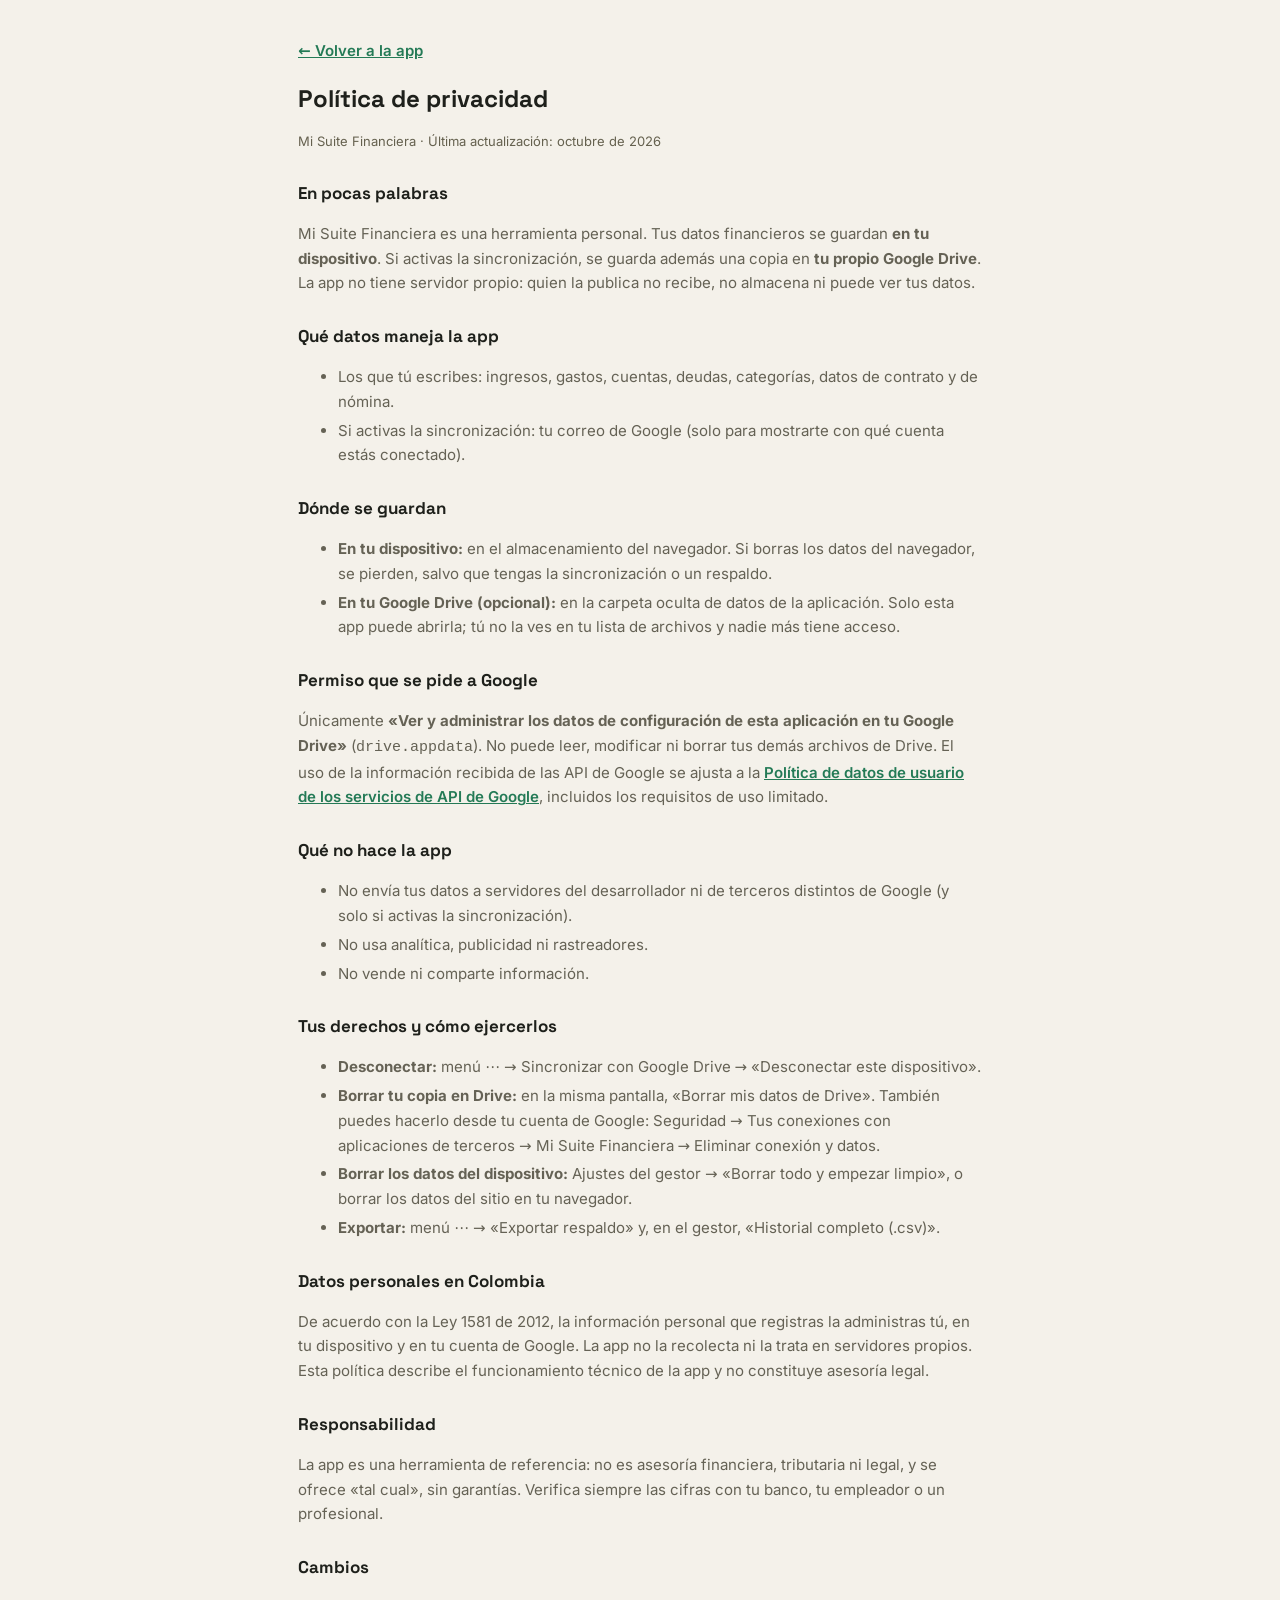
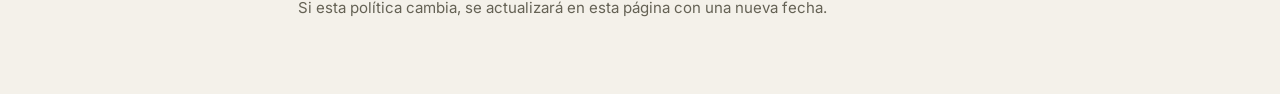
<file: privacidad.html>
<!DOCTYPE html>
<html lang="es">
<head>
<meta charset="UTF-8">
<meta name="viewport" content="width=device-width, initial-scale=1">
<title>Política de privacidad · Mi Suite Financiera</title>
<link rel="stylesheet" href="suite-tema.css">
<script src="suite-tema.js"></script>
<script src="suite-config.js"></script>
<style>
  body{max-width:720px; margin:0 auto; padding:24px 18px 60px; line-height:1.65; font-size:15px;}
  h1{font-size:24px; margin:0 0 4px;} h2{font-size:17px; margin:26px 0 6px;} p,li{color:var(--text-dim);} li{margin:4px 0;}
  a{color:var(--accent); font-weight:600;} .fecha{font-size:13px; color:var(--text-faint);}
</style>
</head>
<body>
<p><a href="./">← Volver a la app</a></p>
<h1>Política de privacidad</h1>
<p class="fecha">Mi Suite Financiera · Última actualización: octubre de 2026</p>

<h2>En pocas palabras</h2>
<p>Mi Suite Financiera es una herramienta personal. Tus datos financieros se guardan <b>en tu dispositivo</b>. Si activas la sincronización, se guarda además una copia en <b>tu propio Google Drive</b>. La app no tiene servidor propio: quien la publica no recibe, no almacena ni puede ver tus datos.</p>

<h2>Qué datos maneja la app</h2>
<ul>
  <li>Los que tú escribes: ingresos, gastos, cuentas, deudas, categorías, datos de contrato y de nómina.</li>
  <li>Si activas la sincronización: tu correo de Google (solo para mostrarte con qué cuenta estás conectado).</li>
</ul>

<h2>Dónde se guardan</h2>
<ul>
  <li><b>En tu dispositivo:</b> en el almacenamiento del navegador. Si borras los datos del navegador, se pierden, salvo que tengas la sincronización o un respaldo.</li>
  <li><b>En tu Google Drive (opcional):</b> en la carpeta oculta de datos de la aplicación. Solo esta app puede abrirla; tú no la ves en tu lista de archivos y nadie más tiene acceso.</li>
</ul>

<h2>Permiso que se pide a Google</h2>
<p>Únicamente <b>«Ver y administrar los datos de configuración de esta aplicación en tu Google Drive»</b> (<code>drive.appdata</code>). No puede leer, modificar ni borrar tus demás archivos de Drive. El uso de la información recibida de las API de Google se ajusta a la <a href="https://developers.google.com/terms/api-services-user-data-policy" target="_blank" rel="noopener">Política de datos de usuario de los servicios de API de Google</a>, incluidos los requisitos de uso limitado.</p>

<h2>Qué no hace la app</h2>
<ul>
  <li>No envía tus datos a servidores del desarrollador ni de terceros distintos de Google (y solo si activas la sincronización).</li>
  <li>No usa analítica, publicidad ni rastreadores.</li>
  <li>No vende ni comparte información.</li>
</ul>

<h2>Tus derechos y cómo ejercerlos</h2>
<ul>
  <li><b>Desconectar:</b> menú ⋯ → Sincronizar con Google Drive → «Desconectar este dispositivo».</li>
  <li><b>Borrar tu copia en Drive:</b> en la misma pantalla, «Borrar mis datos de Drive». También puedes hacerlo desde tu cuenta de Google: Seguridad → Tus conexiones con aplicaciones de terceros → Mi Suite Financiera → Eliminar conexión y datos.</li>
  <li><b>Borrar los datos del dispositivo:</b> Ajustes del gestor → «Borrar todo y empezar limpio», o borrar los datos del sitio en tu navegador.</li>
  <li><b>Exportar:</b> menú ⋯ → «Exportar respaldo» y, en el gestor, «Historial completo (.csv)».</li>
</ul>

<h2>Datos personales en Colombia</h2>
<p>De acuerdo con la Ley 1581 de 2012, la información personal que registras la administras tú, en tu dispositivo y en tu cuenta de Google. La app no la recolecta ni la trata en servidores propios. Esta política describe el funcionamiento técnico de la app y no constituye asesoría legal.</p>

<h2>Responsabilidad</h2>
<p>La app es una herramienta de referencia: no es asesoría financiera, tributaria ni legal, y se ofrece «tal cual», sin garantías. Verifica siempre las cifras con tu banco, tu empleador o un profesional.</p>

<h2>Cambios</h2>
<p>Si esta política cambia, se actualizará en esta página con una nueva fecha.</p>
<section id="contacto" hidden><h2>Contacto</h2><p>Para preguntas sobre esta política: <span id="contactoMail"></span></p></section>
<script>(function(){ var c=(window.SUITE_CONFIG&&window.SUITE_CONFIG.contacto)||""; if(c){ var s=document.getElementById("contacto"); s.hidden=false; var a=document.createElement("a"); a.href="mailto:"+c; a.textContent=c; document.getElementById("contactoMail").appendChild(a); } })();</script>
</body>
</html>
</file>
<file: suite-tema.css>
/* ============================================================
   Mi Suite Financiera · sistema de diseño compartido
   Una sola fuente de verdad para colores, tipografía y medidas.
   Lo cargan el index raíz, la calculadora y el gestor de gastos.
   ============================================================ */
/* Tipografías incluidas en /fonts (licencia OFL): funcionan sin conexión */
@font-face{font-family:'Inter'; font-style:normal; font-weight:100 900; font-display:swap; src:url('fonts/inter-latin-wght-normal.woff2') format('woff2'); unicode-range:U+0000-00FF,U+0131,U+0152-0153,U+02BB-02BC,U+02C6,U+02DA,U+02DC,U+2000-206F,U+20AC,U+2122,U+2191,U+2193,U+2212,U+2215,U+FEFF,U+FFFD;}
@font-face{font-family:'Space Grotesk'; font-style:normal; font-weight:300 700; font-display:swap; src:url('fonts/space-grotesk-latin-wght-normal.woff2') format('woff2'); unicode-range:U+0000-00FF,U+0131,U+0152-0153,U+02BB-02BC,U+02C6,U+02DA,U+02DC,U+2000-206F,U+20AC,U+2122,U+2191,U+2193,U+2212,U+2215,U+FEFF,U+FFFD;}
:root{
  color-scheme: light;
  --bg:#F4F1EA; --surface:#FFFFFF; --surface-2:#EBE5D8; --border:#D8CEBC;
  --text:#1E201B; --text-dim:#656255; --text-faint:#65614F;
  --accent:#247A56; --accent-ink:#FFFFFF; --accent-dark:#1F6F4E;
  --positive:#247A56; --danger:#C23B3B; --warning:#E67E22;
  --debo:#3F5FD0; --necesito:#946200; --quiero:#9A4A93;
  --shadow:0 2px 8px rgba(30,32,27,.06);
  --radius:16px; --radius-sm:10px;
  --col:760px;                       /* ancho de contenido igual en las dos apps */
  --marca:#0E2642;                   /* azul AURORA del ícono: arranque de la app instalada (manifest) */
  --font-display:'Space Grotesk', ui-sans-serif, system-ui, -apple-system, 'Segoe UI', Roboto, sans-serif;
  --font-body:Inter, ui-sans-serif, system-ui, -apple-system, 'Segoe UI', Roboto, sans-serif;
}
@media (prefers-color-scheme: dark){
  :root:not([data-theme="light"]){
    color-scheme: dark;
    --bg:#0F1316; --surface:#171D21; --surface-2:#212A30; --border:#2D3A42;
    --text:#EEF1F2; --text-dim:#9AA7AD; --text-faint:#8E9CA3;
    --accent:#3FAE80; --accent-ink:#0F1316; --accent-dark:#3FAE80;
    --positive:#3FAE80; --danger:#F46B6B; --debo:#8397FF; --necesito:#F5B041; --quiero:#D693CE;
    --shadow:0 1px 0 rgba(255,255,255,.04) inset, 0 6px 18px rgba(0,0,0,.35);
  }
}
:root[data-theme="dark"]{
  color-scheme: dark;
  --bg:#0F1316; --surface:#171D21; --surface-2:#212A30; --border:#2D3A42;
  --text:#EEF1F2; --text-dim:#9AA7AD; --text-faint:#8E9CA3;
  --accent:#3FAE80; --accent-ink:#0F1316; --accent-dark:#3FAE80;
  --positive:#3FAE80; --danger:#F46B6B; --debo:#8397FF; --necesito:#F5B041; --quiero:#D693CE;
  --shadow:0 1px 0 rgba(255,255,255,.04) inset, 0 6px 18px rgba(0,0,0,.35);
}
*{box-sizing:border-box;}
html{-webkit-text-size-adjust:100%;}
body{margin:0; background:var(--bg); color:var(--text); font-family:var(--font-body); -webkit-font-smoothing:antialiased;}
h1,h2,h3{font-family:var(--font-display);}
button{font-family:inherit;}
::selection{background:color-mix(in srgb,var(--accent) 30%,transparent);}
:focus-visible{outline:2px solid var(--accent); outline-offset:2px;}

/* Encabezado común: mismo alto, mismo ancho, mismo borde en las dos apps */
.s-header{
  position:relative; z-index:40;   /* por encima de la barra fija del neto, para que el selector de app no quede tapado */
  background:var(--bg);   /* sin desenfoque: las capas con backdrop-filter fallan en algunos Android */
  border-bottom:1px solid var(--border);
}
.s-header-in{max-width:var(--col); margin:0 auto; padding:12px 16px; display:flex; align-items:center; justify-content:space-between; gap:12px; min-height:56px;}
.s-title{font-family:var(--font-display); font-size:17px; font-weight:700; letter-spacing:-.01em; margin:0;}
.s-sub{font-size:12px; color:var(--text-dim); margin:2px 0 0;}
/* Tarjeta destacada (saldo / neto) */
.s-hero{background:linear-gradient(135deg,color-mix(in srgb,var(--accent) 16%,var(--surface)),var(--surface) 70%); border:1px solid color-mix(in srgb,var(--accent) 28%,var(--border));}
/* Control segmentado */
.s-seg{display:flex; gap:3px; padding:3px; background:var(--surface-2); border-radius:12px;}
.s-seg>button{flex:1; border:none; background:none; color:var(--text-dim); font-weight:600; font-size:13.5px; padding:9px 8px; border-radius:9px; min-height:40px; cursor:pointer; transition:background .15s,color .15s;}
.s-seg>button.active,.s-seg>button[aria-selected="true"]{background:var(--surface); color:var(--text); box-shadow:0 1px 4px rgba(0,0,0,.14);}

/* Cifras: tipografía de display con números tabulares, para que los montos se alineen */
.num,.big-num,.amount,.mono,.kpi .v,.sticky-neto .v,.hero-neto .big,[data-num]{
  font-family:var(--font-display); font-variant-numeric:tabular-nums lining-nums; font-feature-settings:'tnum' 1,'lnum' 1;
}
.ic{display:inline-block; vertical-align:-0.2em; flex:0 0 auto;}
.sr-only{position:absolute; width:1px; height:1px; padding:0; margin:-1px; overflow:hidden; clip:rect(0,0,0,0); white-space:nowrap; border:0;}

/* Accesibilidad: respeta "reducir movimiento" y mantiene el foco visible */
@media (prefers-reduced-motion: reduce){
  *,*::before,*::after{animation-duration:.001ms !important; animation-iteration-count:1 !important; transition-duration:.001ms !important; scroll-behavior:auto !important;}
}
button,[role="button"],select,summary,label.s-hit{-webkit-tap-highlight-color:transparent;}

/* Estados vacíos: ilustración simple + texto (se aplica a todos los .empty-state de las apps) */
.empty-state{text-align:center; color:var(--text-dim); padding:22px 14px;}
.empty-state::before{
  content:''; display:block; width:56px; height:56px; margin:0 auto 10px; background:var(--accent); opacity:.55;
  -webkit-mask:url("data:image/svg+xml,%3Csvg xmlns='http://www.w3.org/2000/svg' viewBox='0 0 24 24' fill='none' stroke='black' stroke-width='1.4' stroke-linecap='round' stroke-linejoin='round'%3E%3Cpath d='M4 13l2.5-7.5A2 2 0 0 1 8.4 4h7.2a2 2 0 0 1 1.9 1.5L20 13v5a2 2 0 0 1-2 2H6a2 2 0 0 1-2-2v-5z'/%3E%3Cpath d='M4 13h4.5a1.5 1.5 0 0 1 1.5 1.5 2 2 0 0 0 4 0 1.5 1.5 0 0 1 1.5-1.5H20'/%3E%3Cpath d='M12 8.5v0M9.5 8l-1-1M14.5 8l1-1' /%3E%3C/svg%3E") center/contain no-repeat;
          mask:url("data:image/svg+xml,%3Csvg xmlns='http://www.w3.org/2000/svg' viewBox='0 0 24 24' fill='none' stroke='black' stroke-width='1.4' stroke-linecap='round' stroke-linejoin='round'%3E%3Cpath d='M4 13l2.5-7.5A2 2 0 0 1 8.4 4h7.2a2 2 0 0 1 1.9 1.5L20 13v5a2 2 0 0 1-2 2H6a2 2 0 0 1-2-2v-5z'/%3E%3Cpath d='M4 13h4.5a1.5 1.5 0 0 1 1.5 1.5 2 2 0 0 0 4 0 1.5 1.5 0 0 1 1.5-1.5H20'/%3E%3C/svg%3E") center/contain no-repeat;
}
.empty-state.sin-icono::before{display:none;}

/* Botón "?" que abre la nota de ayuda de un campo */
.ayuda-btn{display:inline-flex; align-items:center; justify-content:center; width:22px; height:22px; margin-left:6px; padding:0; border-radius:50%; border:1px solid var(--border); background:var(--surface-2); color:var(--text-dim); font-size:12px; font-weight:700; cursor:pointer; vertical-align:middle; line-height:1;}
.ayuda-btn:hover,.ayuda-btn[aria-expanded="true"]{background:var(--accent); color:var(--accent-ink); border-color:var(--accent);}
.ayuda-btn::after{content:''; position:absolute; inset:-11px;}   /* zona táctil de 44px sin agrandar el botón */
.ayuda-btn{position:relative;}
.ayuda-nota{background:var(--surface-2); border-radius:10px; padding:8px 10px; margin-top:6px; font-size:12px; color:var(--text-dim); line-height:1.45;}

/* Controles de la suite dentro de cada app (celular): selector "App ▾" y botón ⋯ */
.sn{position:relative; display:inline-flex;}
.sn-btn,.sn-menu{height:44px; min-width:44px; padding:0 8px; border-radius:12px; border:1px solid var(--border); background:var(--surface); color:var(--text); display:inline-flex; align-items:center; justify-content:center; gap:2px; cursor:pointer;}
.sn-btn:hover,.sn-menu:hover{background:var(--surface-2);}
.sn-btn[aria-expanded="true"]{background:var(--surface-2);}
.sn-pop{position:absolute; top:calc(100% + 6px); left:0; z-index:90; min-width:200px; background:var(--surface); border:1px solid var(--border); border-radius:14px; padding:6px; box-shadow:0 12px 30px rgba(0,0,0,.28);}
.sn-pop[hidden]{display:none;}
.sn-item{display:flex; align-items:center; gap:10px; width:100%; min-height:46px; padding:0 12px; border:none; background:none; color:var(--text); font-size:14.5px; font-weight:600; border-radius:10px; cursor:pointer; text-align:left;}
.sn-item span{flex:1;} .sn-item:hover{background:var(--surface-2);} .sn-item.on{color:var(--accent);}
.rail .sn-mobile{display:none !important;}   /* con la columna lateral del index no hacen falta */
</file>
<file: mi-suite-financiera/mi-suite-financiera/suite-tema.css>
/* ============================================================
   Mi Suite Financiera · sistema de diseño compartido
   Una sola fuente de verdad para colores, tipografía y medidas.
   Lo cargan el index raíz, la calculadora y el gestor de gastos.
   ============================================================ */
/* Tipografías incluidas en /fonts (licencia OFL): funcionan sin conexión */
@font-face{font-family:'Inter'; font-style:normal; font-weight:100 900; font-display:swap; src:url('fonts/inter-latin-wght-normal.woff2') format('woff2'); unicode-range:U+0000-00FF,U+0131,U+0152-0153,U+02BB-02BC,U+02C6,U+02DA,U+02DC,U+2000-206F,U+20AC,U+2122,U+2191,U+2193,U+2212,U+2215,U+FEFF,U+FFFD;}
@font-face{font-family:'Space Grotesk'; font-style:normal; font-weight:300 700; font-display:swap; src:url('fonts/space-grotesk-latin-wght-normal.woff2') format('woff2'); unicode-range:U+0000-00FF,U+0131,U+0152-0153,U+02BB-02BC,U+02C6,U+02DA,U+02DC,U+2000-206F,U+20AC,U+2122,U+2191,U+2193,U+2212,U+2215,U+FEFF,U+FFFD;}
:root{
  color-scheme: light;
  --bg:#F4F1EA; --surface:#FFFFFF; --surface-2:#EBE5D8; --border:#D8CEBC;
  --text:#1E201B; --text-dim:#656255; --text-faint:#65614F;
  --accent:#247A56; --accent-ink:#FFFFFF; --accent-dark:#1F6F4E;
  --positive:#247A56; --danger:#C23B3B; --warning:#E67E22;
  --debo:#3F5FD0; --necesito:#946200; --quiero:#9A4A93;
  --shadow:0 2px 8px rgba(30,32,27,.06);
  --radius:16px; --radius-sm:10px;
  --col:760px;                       /* ancho de contenido igual en las dos apps */
  --marca:#0E2642;                   /* azul AURORA del ícono: arranque de la app instalada (manifest) */
  --font-display:'Space Grotesk', ui-sans-serif, system-ui, -apple-system, 'Segoe UI', Roboto, sans-serif;
  --font-body:Inter, ui-sans-serif, system-ui, -apple-system, 'Segoe UI', Roboto, sans-serif;
}
@media (prefers-color-scheme: dark){
  :root:not([data-theme="light"]){
    color-scheme: dark;
    --bg:#0F1316; --surface:#171D21; --surface-2:#212A30; --border:#2D3A42;
    --text:#EEF1F2; --text-dim:#9AA7AD; --text-faint:#8E9CA3;
    --accent:#3FAE80; --accent-ink:#0F1316; --accent-dark:#3FAE80;
    --positive:#3FAE80; --danger:#F46B6B; --debo:#8397FF; --necesito:#F5B041; --quiero:#D693CE;
    --shadow:0 1px 0 rgba(255,255,255,.04) inset, 0 6px 18px rgba(0,0,0,.35);
  }
}
:root[data-theme="dark"]{
  color-scheme: dark;
  --bg:#0F1316; --surface:#171D21; --surface-2:#212A30; --border:#2D3A42;
  --text:#EEF1F2; --text-dim:#9AA7AD; --text-faint:#8E9CA3;
  --accent:#3FAE80; --accent-ink:#0F1316; --accent-dark:#3FAE80;
  --positive:#3FAE80; --danger:#F46B6B; --debo:#8397FF; --necesito:#F5B041; --quiero:#D693CE;
  --shadow:0 1px 0 rgba(255,255,255,.04) inset, 0 6px 18px rgba(0,0,0,.35);
}
*{box-sizing:border-box;}
html{-webkit-text-size-adjust:100%;}
body{margin:0; background:var(--bg); color:var(--text); font-family:var(--font-body); -webkit-font-smoothing:antialiased;}
h1,h2,h3{font-family:var(--font-display);}
button{font-family:inherit;}
::selection{background:color-mix(in srgb,var(--accent) 30%,transparent);}
:focus-visible{outline:2px solid var(--accent); outline-offset:2px;}

/* Encabezado común: mismo alto, mismo ancho, mismo borde en las dos apps */
.s-header{
  position:relative; z-index:40;   /* por encima de la barra fija del neto, para que el selector de app no quede tapado */
  background:var(--bg);   /* sin desenfoque: las capas con backdrop-filter fallan en algunos Android */
  border-bottom:1px solid var(--border);
}
.s-header-in{max-width:var(--col); margin:0 auto; padding:12px 16px; display:flex; align-items:center; justify-content:space-between; gap:12px; min-height:56px;}
.s-title{font-family:var(--font-display); font-size:17px; font-weight:700; letter-spacing:-.01em; margin:0;}
.s-sub{font-size:12px; color:var(--text-dim); margin:2px 0 0;}
/* Tarjeta destacada (saldo / neto) */
.s-hero{background:linear-gradient(135deg,color-mix(in srgb,var(--accent) 16%,var(--surface)),var(--surface) 70%); border:1px solid color-mix(in srgb,var(--accent) 28%,var(--border));}
/* Control segmentado */
.s-seg{display:flex; gap:3px; padding:3px; background:var(--surface-2); border-radius:12px;}
.s-seg>button{flex:1; border:none; background:none; color:var(--text-dim); font-weight:600; font-size:13.5px; padding:9px 8px; border-radius:9px; min-height:40px; cursor:pointer; transition:background .15s,color .15s;}
.s-seg>button.active,.s-seg>button[aria-selected="true"]{background:var(--surface); color:var(--text); box-shadow:0 1px 4px rgba(0,0,0,.14);}

/* Cifras: tipografía de display con números tabulares, para que los montos se alineen */
.num,.big-num,.amount,.mono,.kpi .v,.sticky-neto .v,.hero-neto .big,[data-num]{
  font-family:var(--font-display); font-variant-numeric:tabular-nums lining-nums; font-feature-settings:'tnum' 1,'lnum' 1;
}
.ic{display:inline-block; vertical-align:-0.2em; flex:0 0 auto;}
.sr-only{position:absolute; width:1px; height:1px; padding:0; margin:-1px; overflow:hidden; clip:rect(0,0,0,0); white-space:nowrap; border:0;}

/* Accesibilidad: respeta "reducir movimiento" y mantiene el foco visible */
@media (prefers-reduced-motion: reduce){
  *,*::before,*::after{animation-duration:.001ms !important; animation-iteration-count:1 !important; transition-duration:.001ms !important; scroll-behavior:auto !important;}
}
button,[role="button"],select,summary,label.s-hit{-webkit-tap-highlight-color:transparent;}

/* Estados vacíos: ilustración simple + texto (se aplica a todos los .empty-state de las apps) */
.empty-state{text-align:center; color:var(--text-dim); padding:22px 14px;}
.empty-state::before{
  content:''; display:block; width:56px; height:56px; margin:0 auto 10px; background:var(--accent); opacity:.55;
  -webkit-mask:url("data:image/svg+xml,%3Csvg xmlns='http://www.w3.org/2000/svg' viewBox='0 0 24 24' fill='none' stroke='black' stroke-width='1.4' stroke-linecap='round' stroke-linejoin='round'%3E%3Cpath d='M4 13l2.5-7.5A2 2 0 0 1 8.4 4h7.2a2 2 0 0 1 1.9 1.5L20 13v5a2 2 0 0 1-2 2H6a2 2 0 0 1-2-2v-5z'/%3E%3Cpath d='M4 13h4.5a1.5 1.5 0 0 1 1.5 1.5 2 2 0 0 0 4 0 1.5 1.5 0 0 1 1.5-1.5H20'/%3E%3Cpath d='M12 8.5v0M9.5 8l-1-1M14.5 8l1-1' /%3E%3C/svg%3E") center/contain no-repeat;
          mask:url("data:image/svg+xml,%3Csvg xmlns='http://www.w3.org/2000/svg' viewBox='0 0 24 24' fill='none' stroke='black' stroke-width='1.4' stroke-linecap='round' stroke-linejoin='round'%3E%3Cpath d='M4 13l2.5-7.5A2 2 0 0 1 8.4 4h7.2a2 2 0 0 1 1.9 1.5L20 13v5a2 2 0 0 1-2 2H6a2 2 0 0 1-2-2v-5z'/%3E%3Cpath d='M4 13h4.5a1.5 1.5 0 0 1 1.5 1.5 2 2 0 0 0 4 0 1.5 1.5 0 0 1 1.5-1.5H20'/%3E%3C/svg%3E") center/contain no-repeat;
}
.empty-state.sin-icono::before{display:none;}

/* Botón "?" que abre la nota de ayuda de un campo */
.ayuda-btn{display:inline-flex; align-items:center; justify-content:center; width:22px; height:22px; margin-left:6px; padding:0; border-radius:50%; border:1px solid var(--border); background:var(--surface-2); color:var(--text-dim); font-size:12px; font-weight:700; cursor:pointer; vertical-align:middle; line-height:1;}
.ayuda-btn:hover,.ayuda-btn[aria-expanded="true"]{background:var(--accent); color:var(--accent-ink); border-color:var(--accent);}
.ayuda-btn::after{content:''; position:absolute; inset:-11px;}   /* zona táctil de 44px sin agrandar el botón */
.ayuda-btn{position:relative;}
.ayuda-nota{background:var(--surface-2); border-radius:10px; padding:8px 10px; margin-top:6px; font-size:12px; color:var(--text-dim); line-height:1.45;}

/* Controles de la suite dentro de cada app (celular): selector "App ▾" y botón ⋯ */
.sn{position:relative; display:inline-flex;}
.sn-btn,.sn-menu{height:44px; min-width:44px; padding:0 8px; border-radius:12px; border:1px solid var(--border); background:var(--surface); color:var(--text); display:inline-flex; align-items:center; justify-content:center; gap:2px; cursor:pointer;}
.sn-btn:hover,.sn-menu:hover{background:var(--surface-2);}
.sn-btn[aria-expanded="true"]{background:var(--surface-2);}
.sn-pop{position:absolute; top:calc(100% + 6px); left:0; z-index:90; min-width:200px; background:var(--surface); border:1px solid var(--border); border-radius:14px; padding:6px; box-shadow:0 12px 30px rgba(0,0,0,.28);}
.sn-pop[hidden]{display:none;}
.sn-item{display:flex; align-items:center; gap:10px; width:100%; min-height:46px; padding:0 12px; border:none; background:none; color:var(--text); font-size:14.5px; font-weight:600; border-radius:10px; cursor:pointer; text-align:left;}
.sn-item span{flex:1;} .sn-item:hover{background:var(--surface-2);} .sn-item.on{color:var(--accent);}
.rail .sn-mobile{display:none !important;}   /* con la columna lateral del index no hacen falta */
</file>
